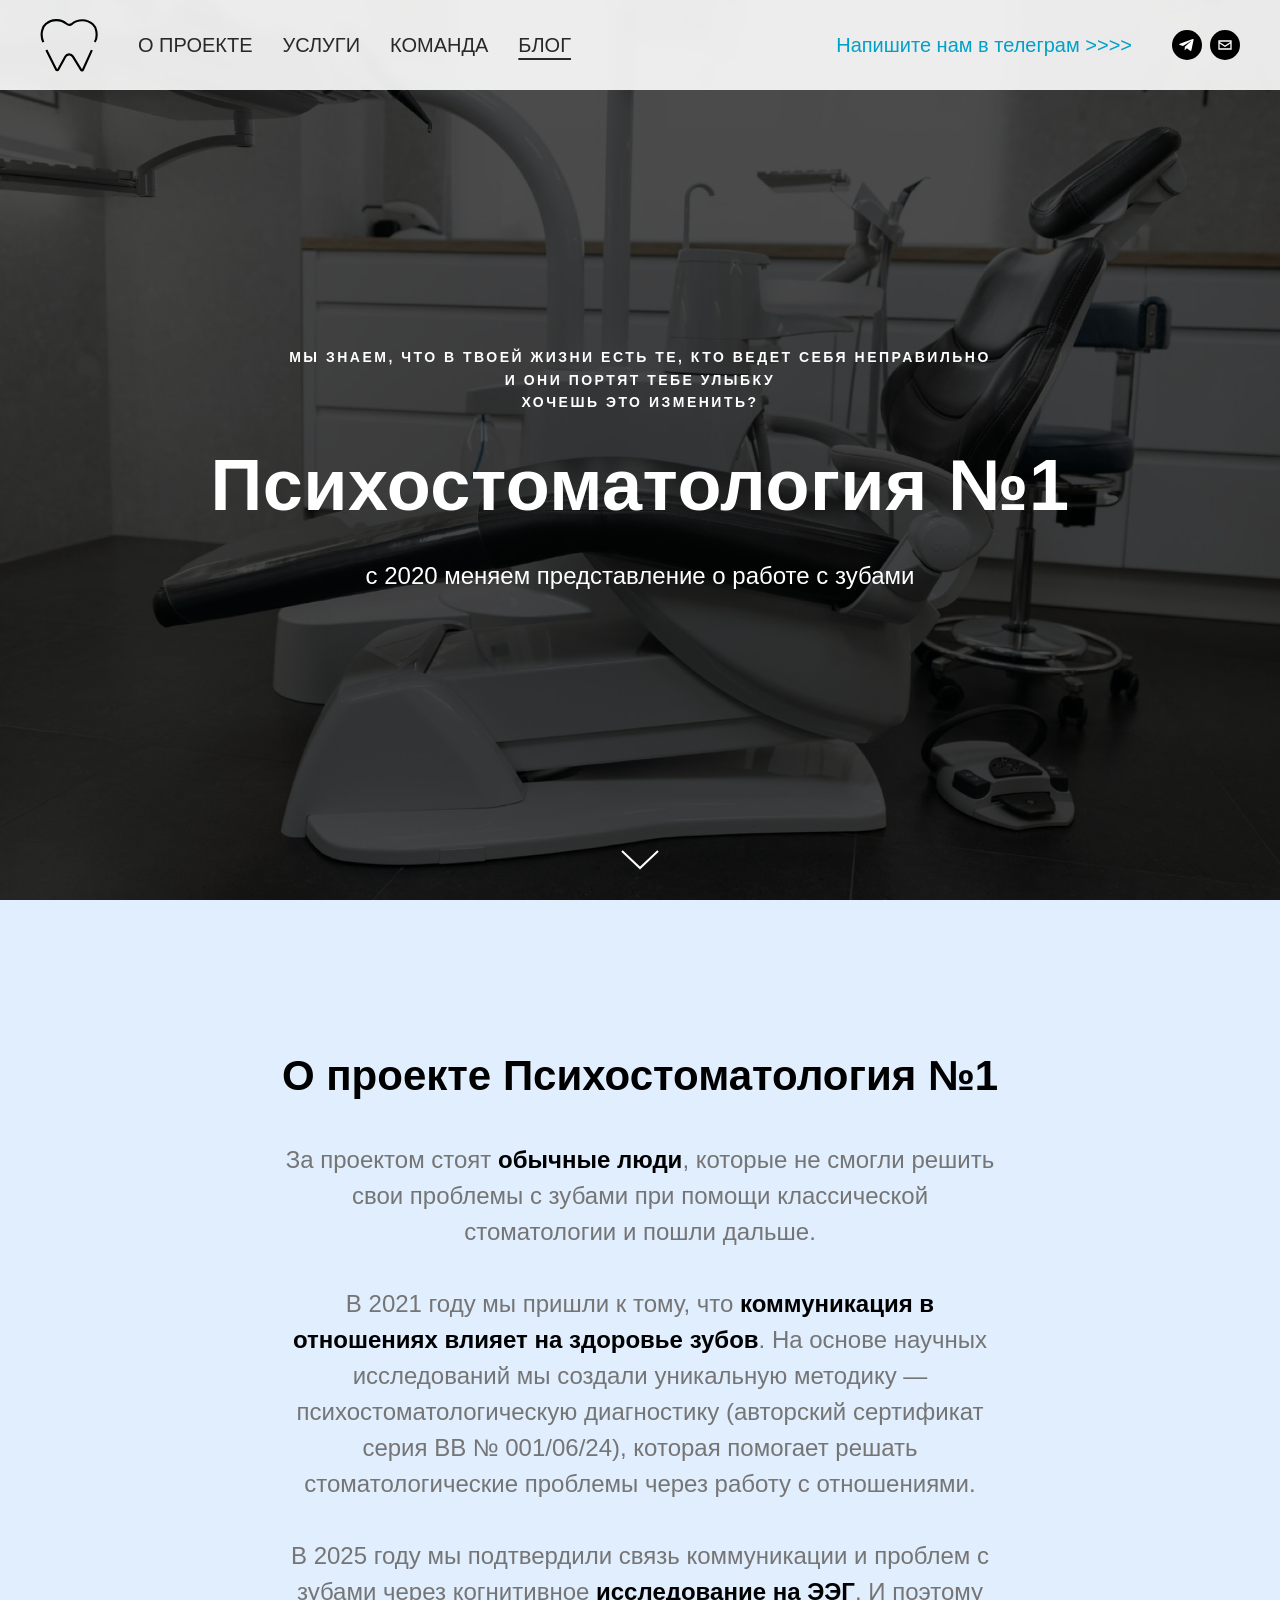
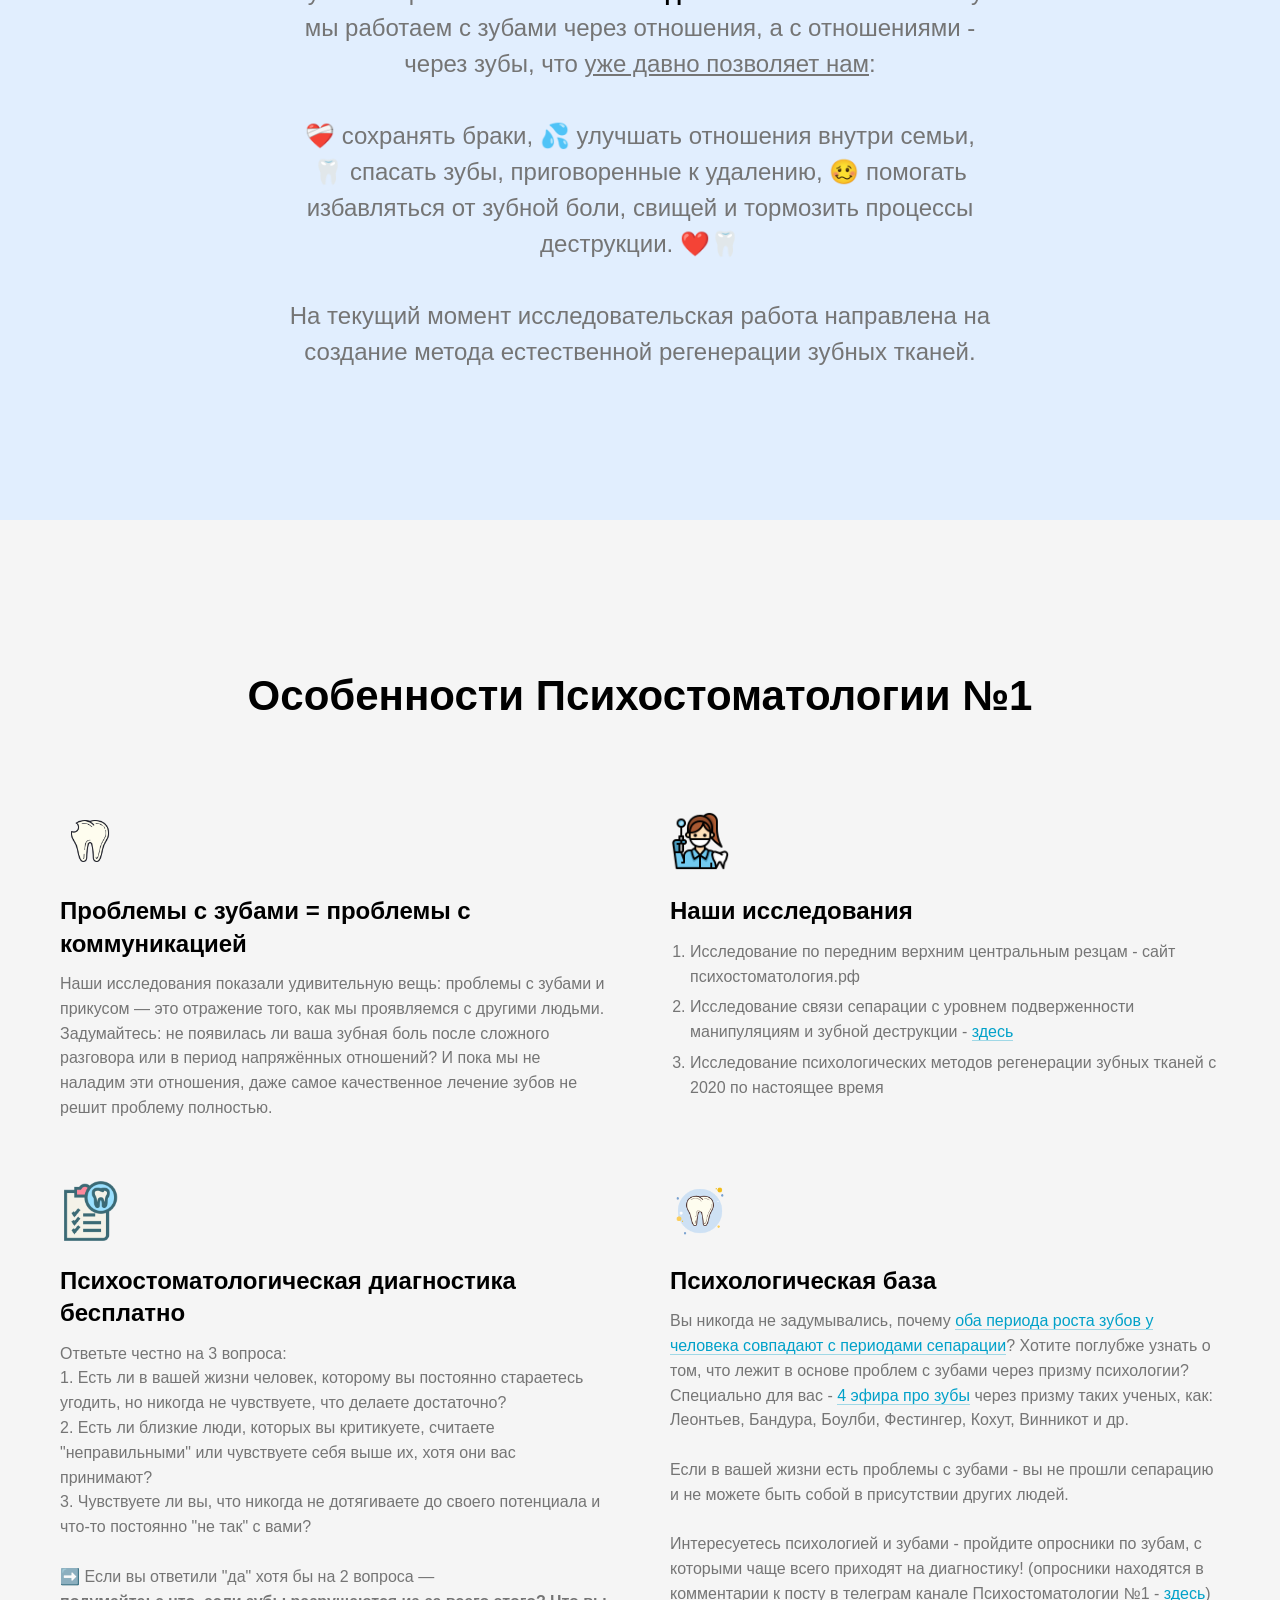
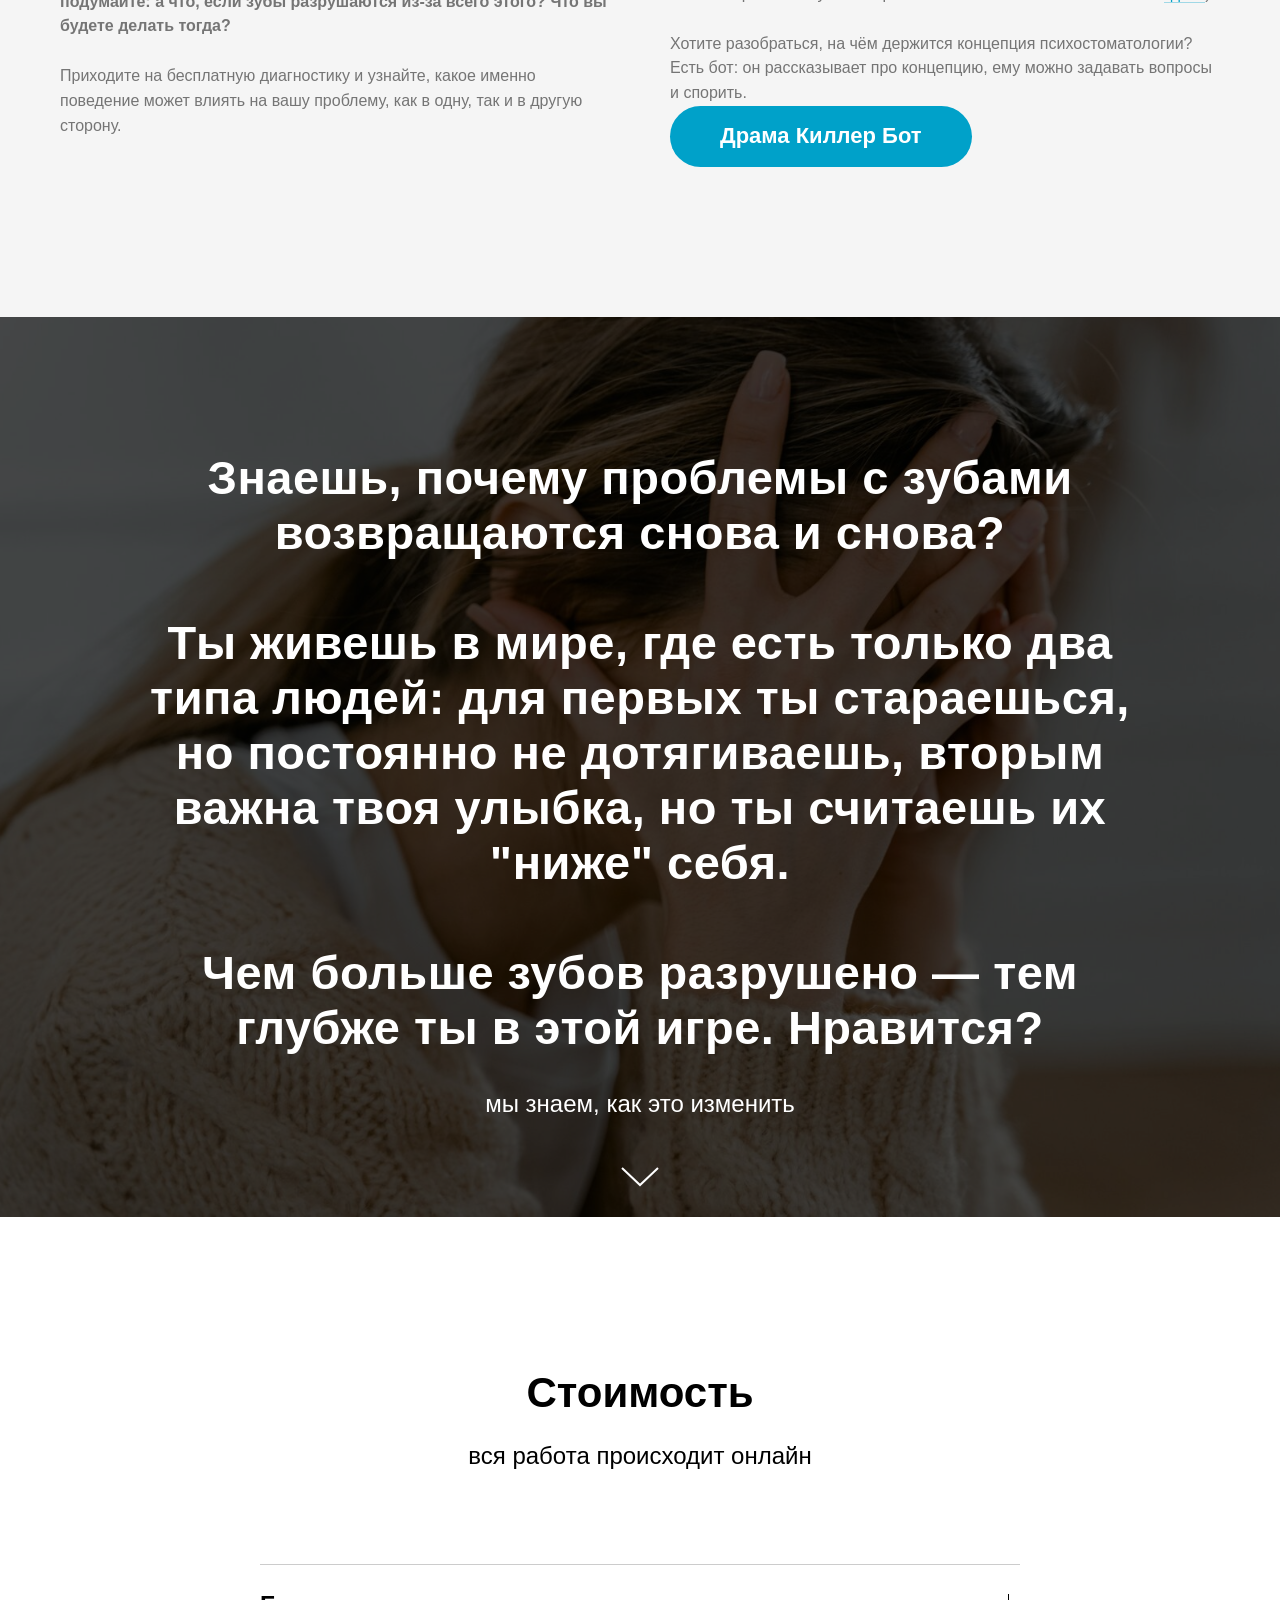
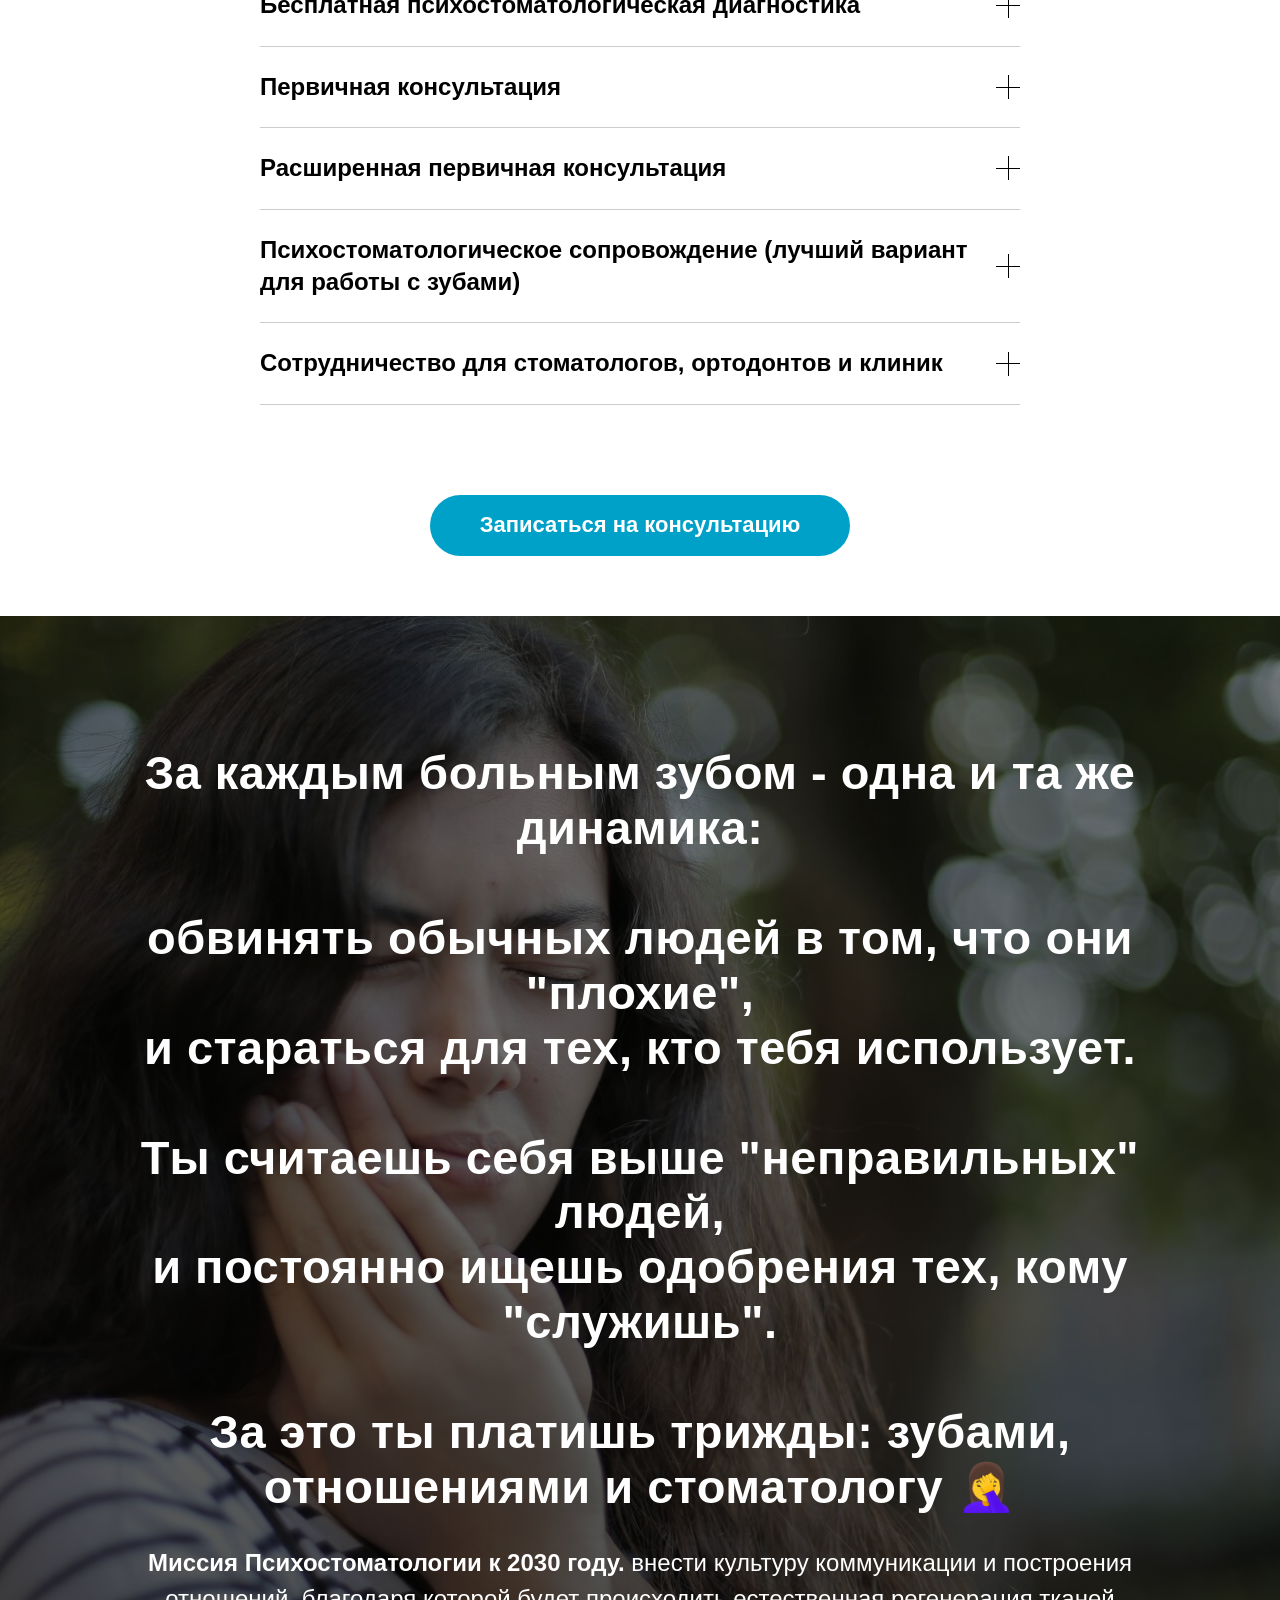
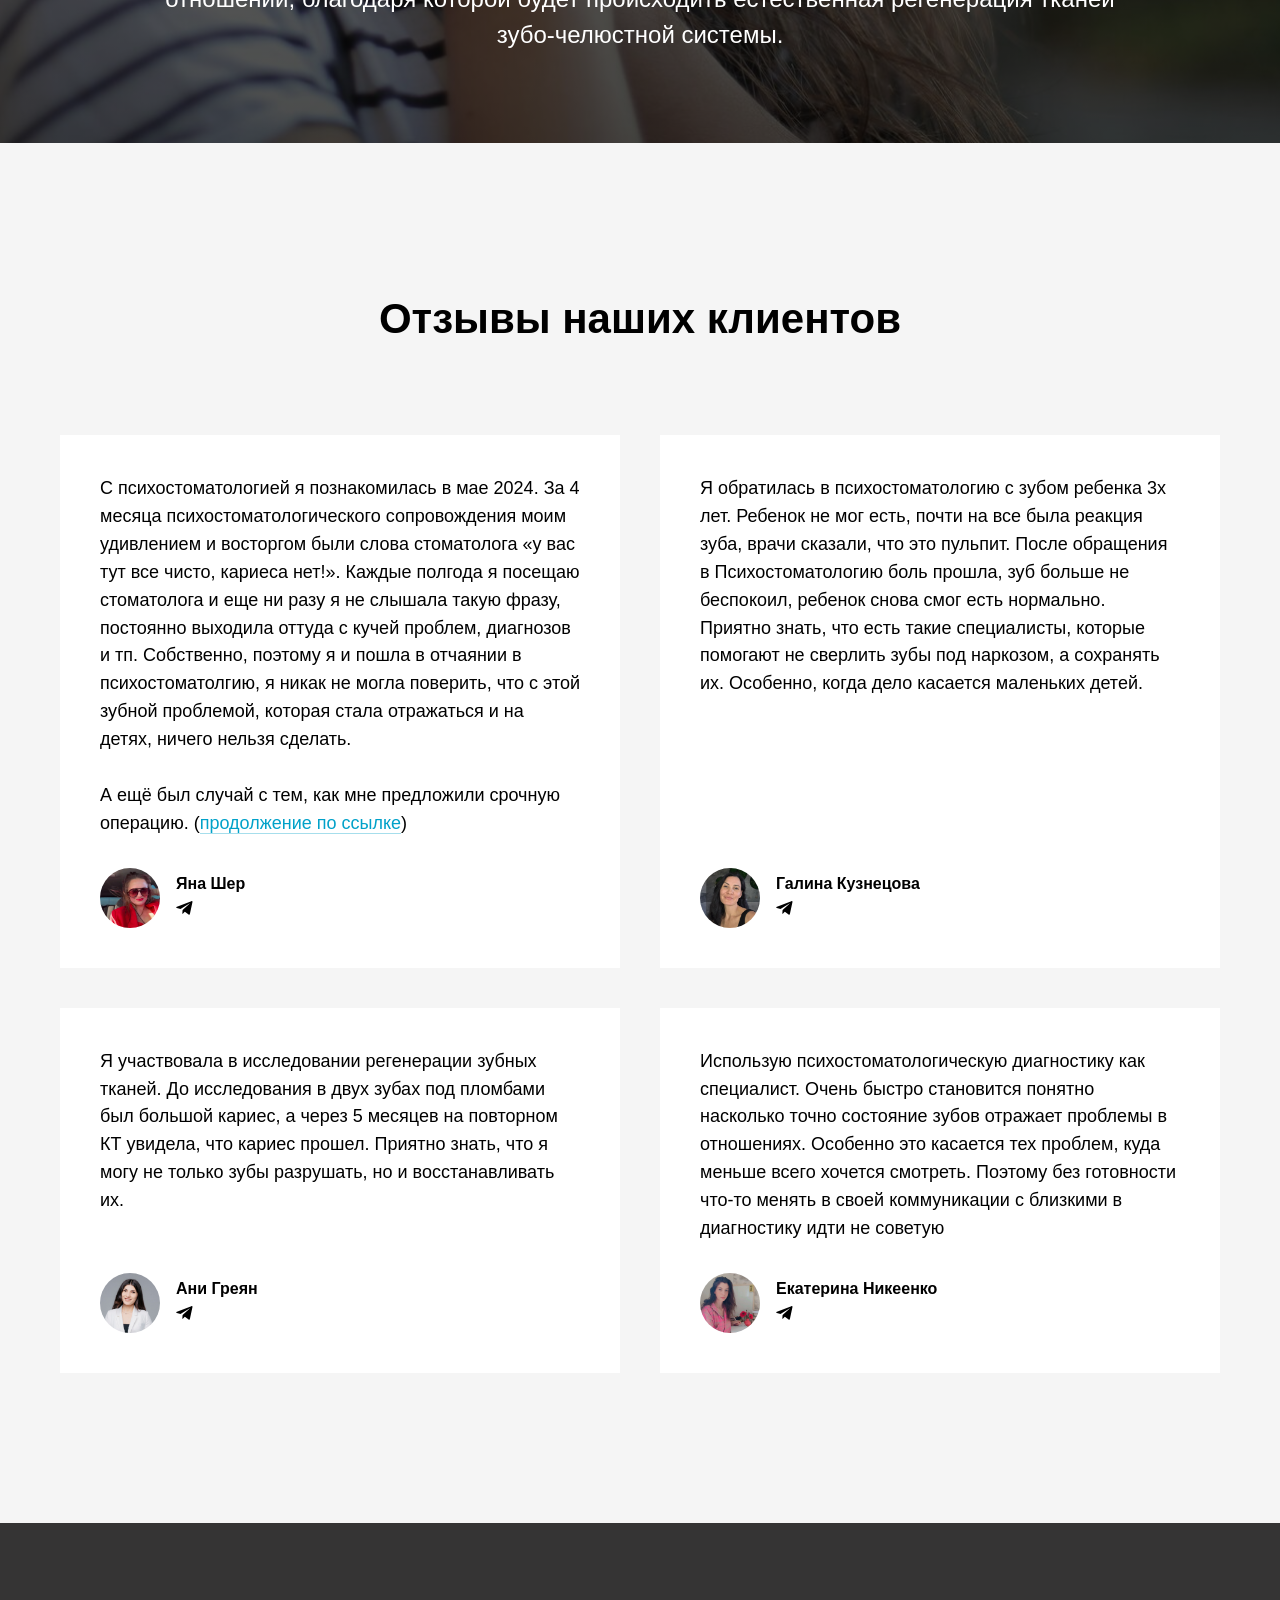
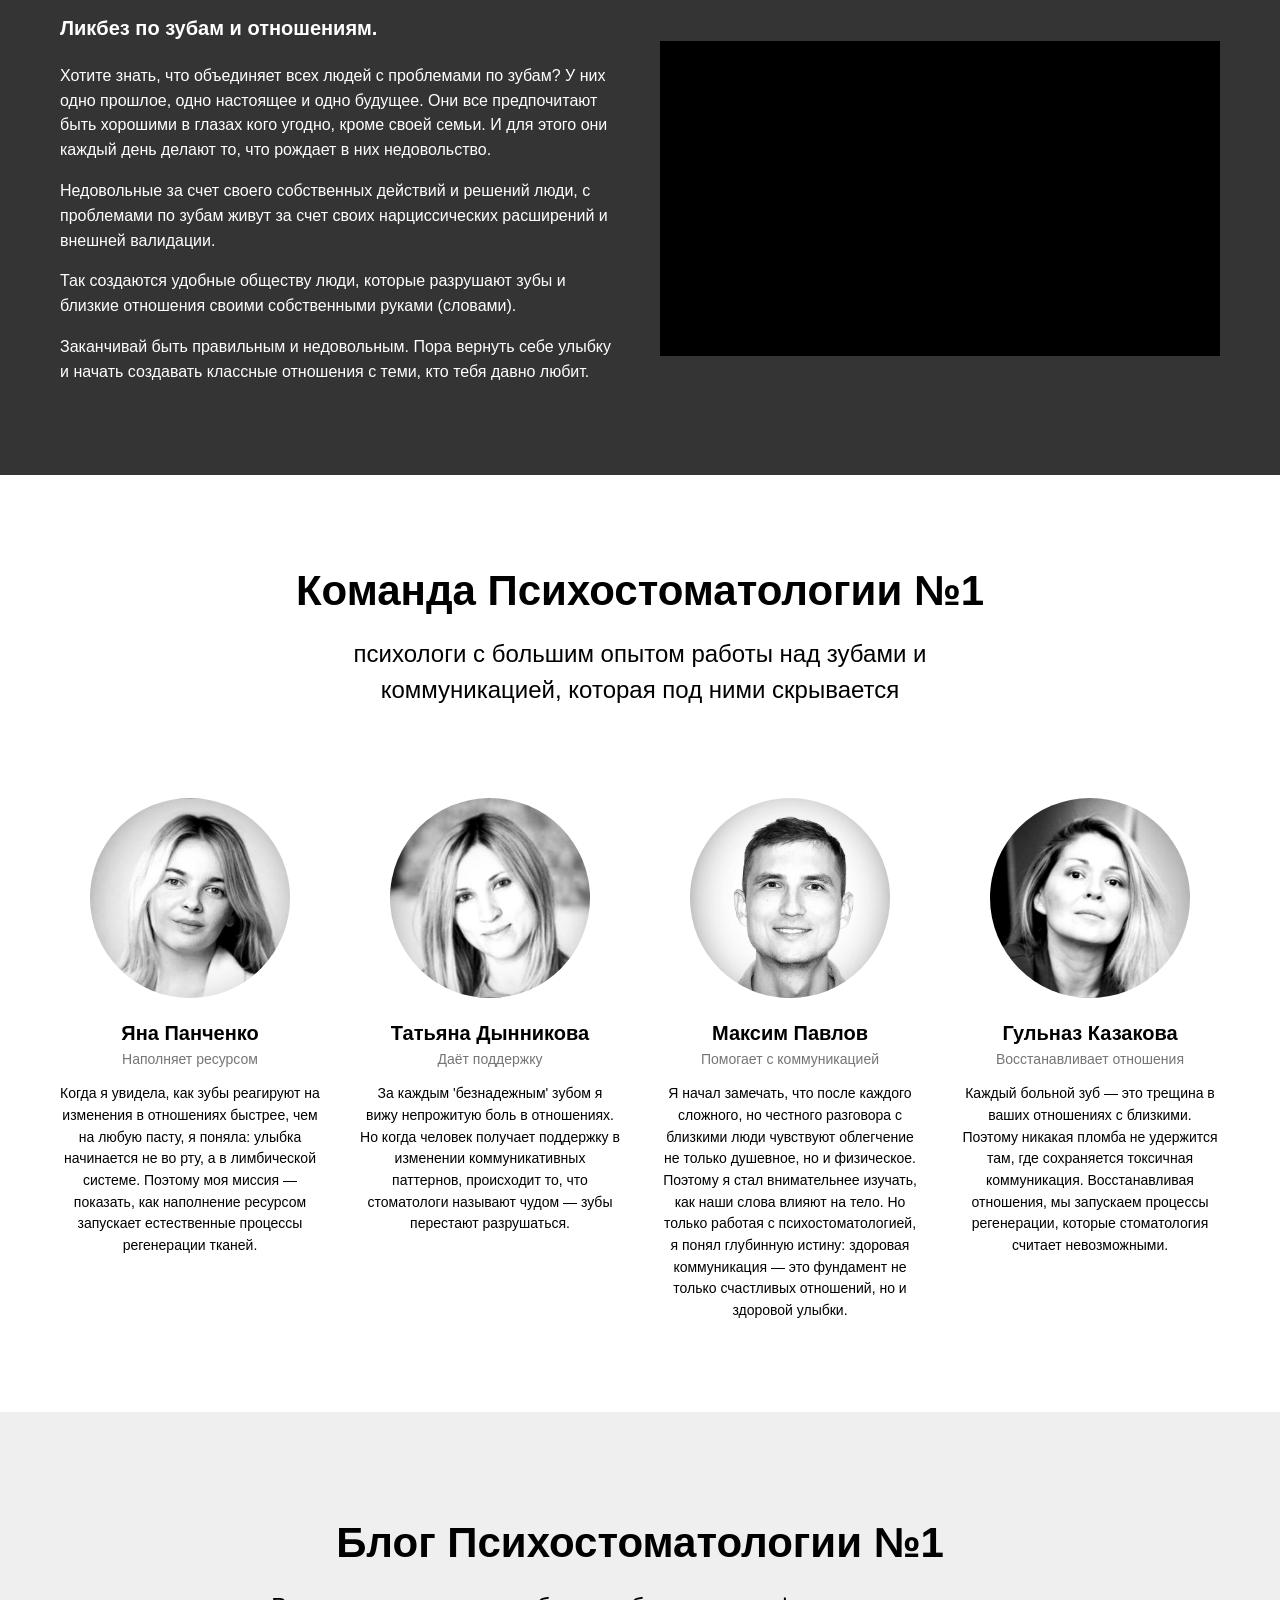
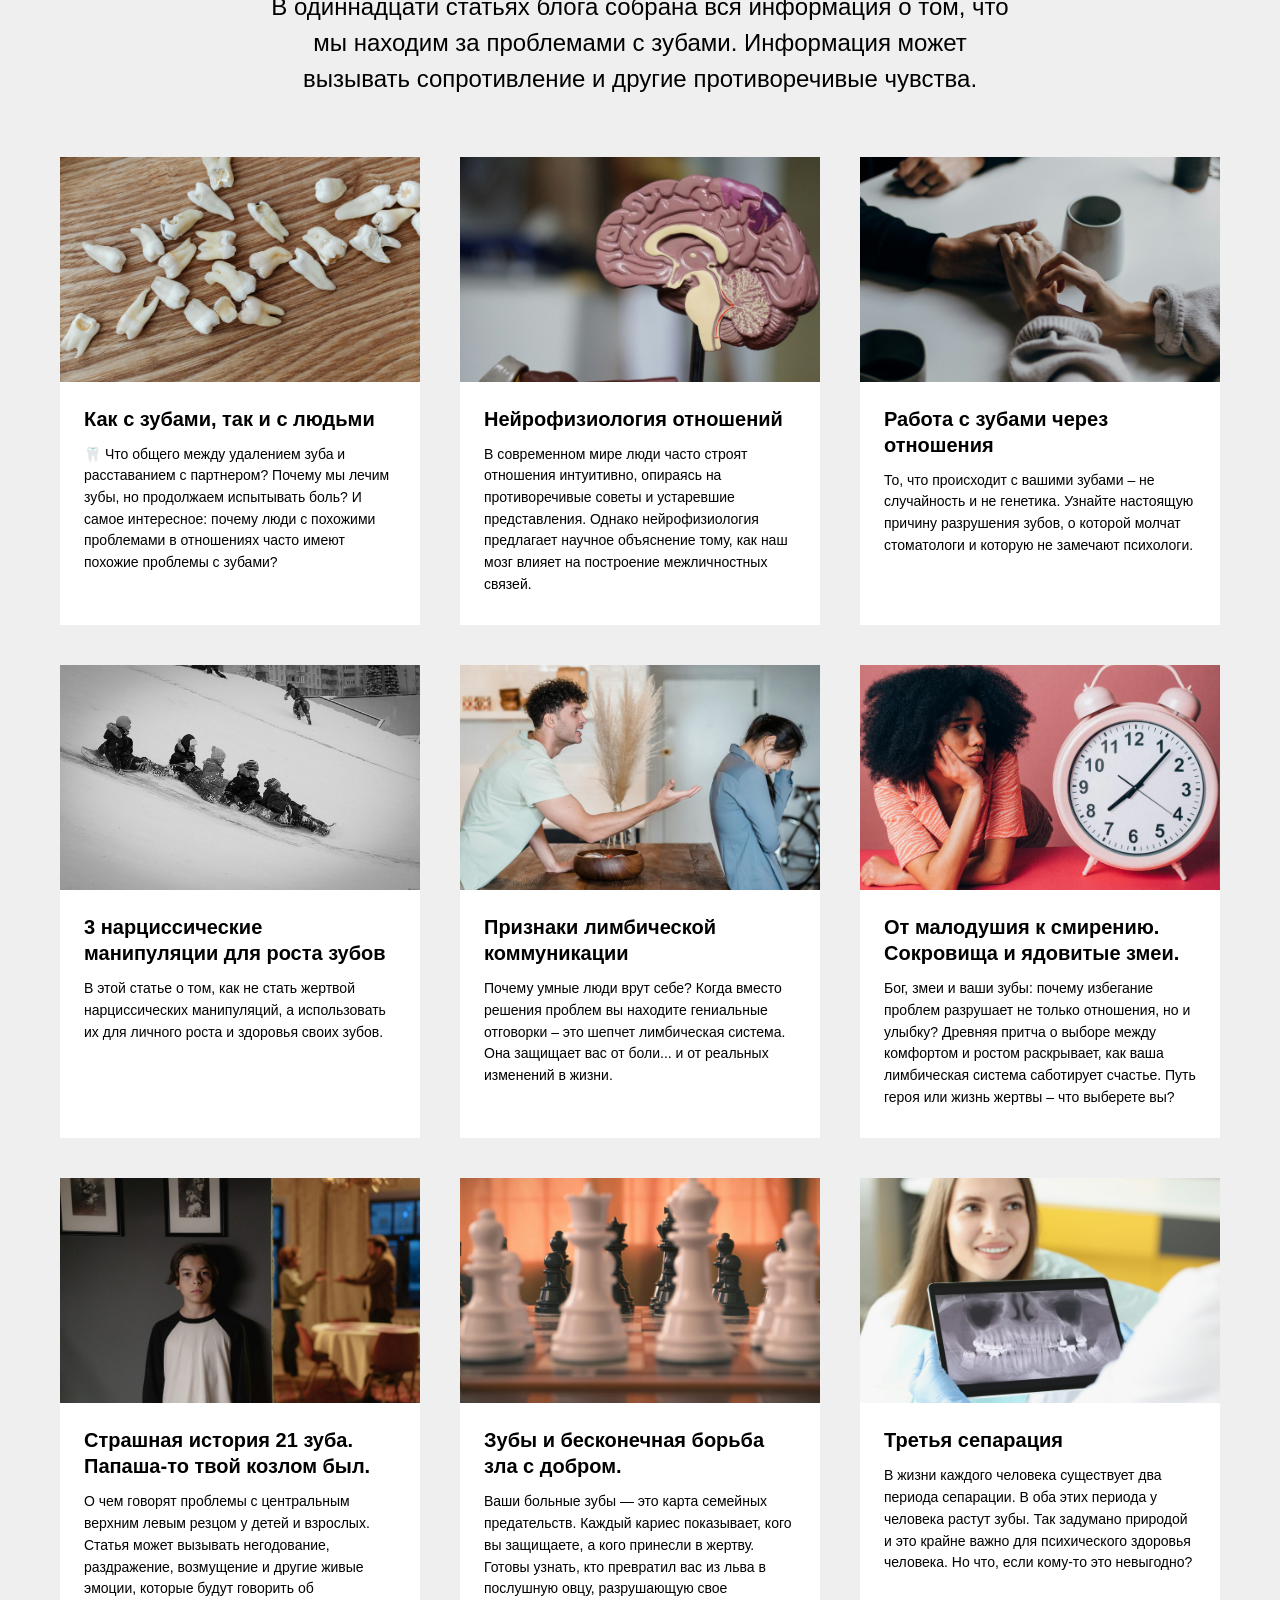
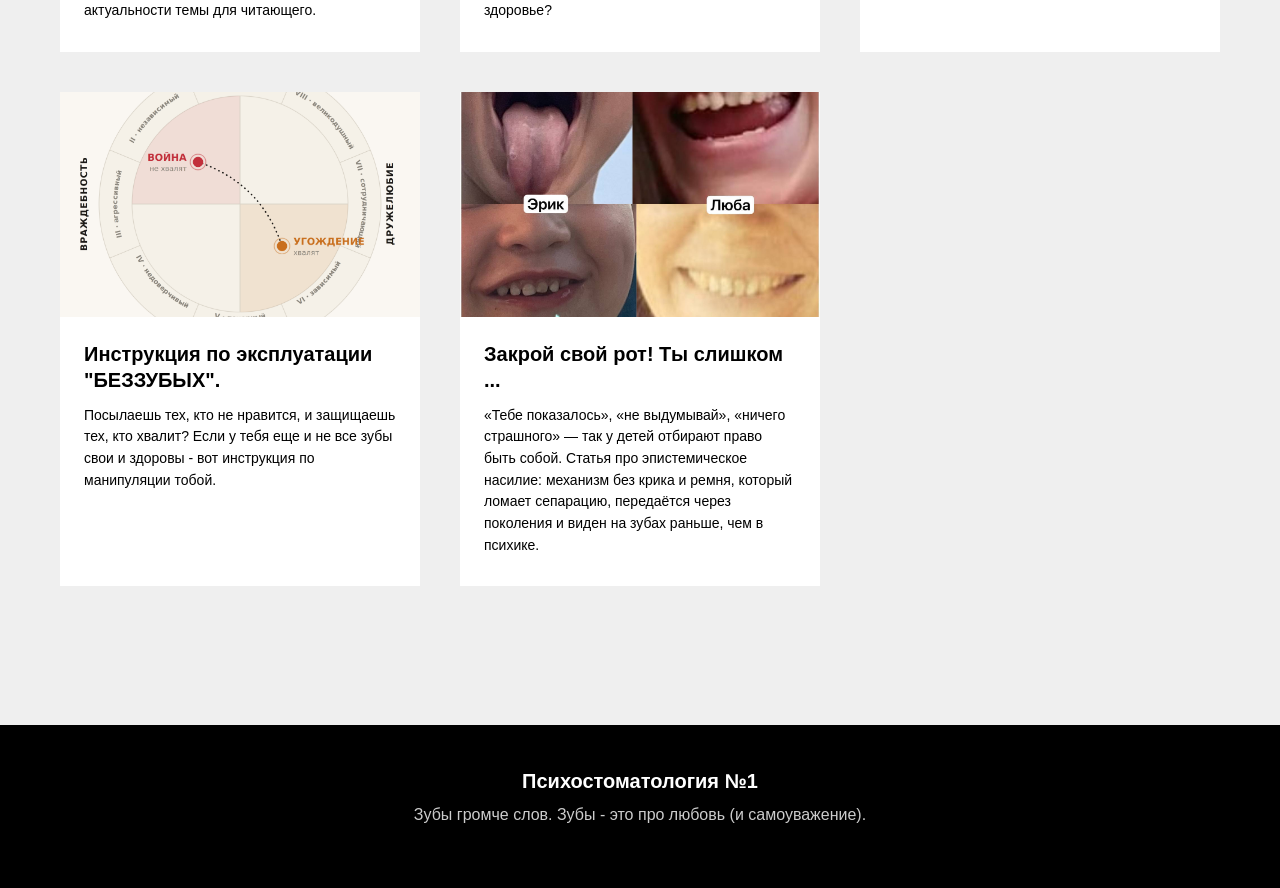
<file: index.html>
<!DOCTYPE html>
<html lang="ru">
<head>
<meta charset="utf-8">
<meta name="viewport" content="width=device-width, initial-scale=1">
<title>Психостоматология №1</title>
<meta name="description" content="Про зубы через отношения. Без сверления и удаления.">
<link rel="canonical" href="https://psyteeth.ru/">
<meta property="og:type" content="website">
<meta property="og:title" content="Психостоматология №1">
<meta property="og:description" content="Про зубы через отношения. Без сверления и удаления.">
<meta property="og:url" content="https://psyteeth.ru/">
<meta property="og:image" content="https://psyteeth.ru/assets/img/62626664-noroot.jpg">
<link rel="icon" href="./assets/img/30326538-ttttt.svg" type="image/svg+xml">
<link rel="preload" as="image" href="./assets/img/62626664-noroot.jpg">
<link rel="stylesheet" href="./assets/css/style.css">
</head>
<body>

<header class="header">
  <div class="header__inner">
    <a class="header__logo" href="./" aria-label="Психостоматология №1"><img src="./assets/img/30326538-ttttt.svg" alt="Психостоматология №1"></a>
    <nav class="header__nav">
      <a href="#about">О проекте</a>
      <a href="#services">Услуги</a>
      <a href="#specialists">Команда</a>
      <a href="#blog">Блог</a>
    </nav>
    <a class="header__cta" href="https://t.me/psyteeth">Напишите нам в телеграм &gt;&gt;&gt;&gt;</a>
    <div class="header__social">
      <a href="https://t.me/psyteeth" aria-label="Telegram"><svg viewBox="0 0 24 24"><path d="M21.9 4.3 18.6 19.8c-.2 1.1-.9 1.4-1.8.9l-5-3.7-2.4 2.3c-.3.3-.5.5-1 .5l.4-5.1 9.2-8.3c.4-.4-.1-.6-.6-.2L6 13.4 1.1 11.9c-1.1-.3-1.1-1.1.2-1.6L20.5 2.9c.9-.3 1.7.2 1.4 1.4z"/></svg></a>
      <a href="mailto:psyteeth@gmail.com" aria-label="Email"><svg viewBox="0 0 24 24"><path d="M2 5h20v14H2zm2 2v.4l8 5.3 8-5.3V7zm16 10V9.8l-8 5.3-8-5.3V17z"/></svg></a>
    </div>
    <button class="burger" aria-label="Меню" aria-expanded="false"><span></span><span></span><span></span></button>
  </div>
</header>

<main>
<section class="cover" style="background-image:url('./assets/img/62626664-noroot.jpg')">
  <div class="cover__inner">
    <div class="cover__uptitle">мы знаем, что в твоей жизни есть те, кто ведет себя неправильно<br>и они портят тебе улыбку<br>хочешь это изменить?</div>
    <h1 class="cover__title">Психостоматология №1</h1>
    <div class="cover__descr">с 2020 меняем представление о работе с зубами</div>
  </div>
  <a class="cover__arrow" href="#about" aria-label="Вниз"><svg viewBox="0 0 38 20"><path d="M1 1l18 17L37 1"/></svg></a>
</section>

<section id="about" class="section bg-blue">
  <div class="container narrow center">
    <h2 class="section-title" style="margin-bottom:40px">О проекте Психостоматология №1</h2>
    <div class="descr-xl">
      <p>За проектом стоят <strong>обычные люди</strong>, которые не смогли решить свои проблемы с зубами при помощи классической стоматологии и пошли дальше.</p>
      <br>
      <p>В 2021 году мы пришли к тому, что <strong>коммуникация в отношениях влияет на здоровье зубов</strong>. На основе научных исследований мы создали уникальную методику — психостоматологическую диагностику (авторский сертификат серия ВВ № 001/06/24), которая помогает решать стоматологические проблемы через работу с отношениями.</p>
      <br>
      <p>В 2025 году мы подтвердили связь коммуникации и проблем с зубами через когнитивное <strong>исследование на ЭЭГ</strong>. И поэтому мы работаем с зубами через отношения, а с отношениями - через зубы, что <u>уже давно позволяет нам</u>:</p>
      <br>
      <p>❤️‍🩹 сохранять браки, 💦 улучшать отношения внутри семьи,<br>🦷 спасать зубы, приговоренные к удалению, 🥴 помогать избавляться от зубной боли, свищей и тормозить процессы деструкции. ❤️🦷</p>
      <br>
      <p>На текущий момент исследовательская работа направлена на создание метода естественной регенерации зубных тканей.</p>
    </div>
  </div>
</section>

<section class="section bg-light">
  <div class="container">
    <h2 class="section-title" style="margin-bottom:90px">Особенности Психостоматологии №1</h2>
    <div class="features">
      <div class="feature">
        <img src="./assets/img/32353262-icons8-dental-100.png" alt="" width="60" height="60">
        <h3 class="name-xl">Проблемы с зубами = проблемы с коммуникацией</h3>
        <p class="descr-xs">Наши исследования показали удивительную вещь: проблемы с зубами и прикусом — это отражение того, как мы проявляемся с другими людьми. Задумайтесь: не появилась ли ваша зубная боль после сложного разговора или в период напряжённых отношений? И пока мы не наладим эти отношения, даже самое качественное лечение зубов не решит проблему полностью.</p>
      </div>
      <div class="feature">
        <img src="./assets/img/61313837-icons8-dentist-64.png" alt="" width="60" height="60">
        <h3 class="name-xl">Наши исследования</h3>
        <ol class="descr-xs">
          <li>Исследование по передним верхним центральным резцам - сайт психостоматология.рф</li>
          <li>Исследование связи сепарации с уровнем подверженности манипуляциям и зубной деструкции - <a class="link" href="https://docs.google.com/forms/d/e/1FAIpQLScH9Zh-UKc7bn27ezH3oMqWE4zdRu2yS6kJsks11IYkzGbmZw/viewform">здесь</a></li>
          <li>Исследование психологических методов регенерации зубных тканей с 2020 по настоящее время</li>
        </ol>
      </div>
      <div class="feature">
        <img src="./assets/img/37633338-icons8-dental-check-.png" alt="" width="60" height="60">
        <h3 class="name-xl">Психостоматологическая диагностика бесплатно</h3>
        <div class="descr-xs">
          <p>Ответьте честно на 3 вопроса:<br>
          1. Есть ли в вашей жизни человек, которому вы постоянно стараетесь угодить, но никогда не чувствуете, что делаете достаточно?<br>
          2. Есть ли близкие люди, которых вы критикуете, считаете "неправильными" или чувствуете себя выше их, хотя они вас принимают?<br>
          3. Чувствуете ли вы, что никогда не дотягиваете до своего потенциала и что-то постоянно "не так" с вами?</p>
          <br>
          <p>➡️ Если вы ответили "да" хотя бы на 2 вопроса —<br><strong>подумайте: а что, если зубы разрушаются из-за всего этого? Что вы будете делать тогда?</strong></p>
          <br>
          <p>Приходите на бесплатную диагностику и узнайте, какое именно поведение может влиять на вашу проблему, как в одну, так и в другую сторону.</p>
        </div>
      </div>
      <div class="feature">
        <img src="./assets/img/66623166-icons8-tooth-100.png" alt="" width="60" height="60">
        <h3 class="name-xl">Психологическая база</h3>
        <div class="descr-xs">
          <p>Вы никогда не задумывались, почему <a class="link" href="https://www.google.com/search?q=%D1%81%D0%BE%D0%B2%D0%BF%D0%B0%D0%B4%D0%B0%D1%8E%D1%82+%D0%BB%D0%B8+%D0%BF%D0%B5%D1%80%D0%B8%D0%BE%D0%B4%D1%8B+%D1%80%D0%BE%D1%81%D1%82%D0%B0+%D0%B7%D1%83%D0%B1%D0%BE%D0%B2+%D1%81+%D0%BF%D0%B5%D1%80%D0%B8%D0%BE%D0%B4%D0%B0%D0%BC%D0%B8+%D1%81%D0%B5%D0%BF%D0%B0%D1%80%D0%B0%D1%86%D0%B8%D0%B8+%D1%80%D0%B5%D0%B1%D1%91%D0%BD%D0%BA%D0%B0+%D0%BE%D1%82+%D1%80%D0%BE%D0%B4%D0%B8%D1%82%D0%B5%D0%BB%D0%B5%D0%B9" target="_blank" rel="noopener">оба периода роста зубов у человека совпадают с периодами сепарации</a>? Хотите поглубже узнать о том, что лежит в основе проблем с зубами через призму психологии? Специально для вас - <a class="link" href="https://t.me/psy_teeth_official/477">4 эфира про зубы</a> через призму таких ученых, как: Леонтьев, Бандура, Боулби, Фестингер, Кохут, Винникот и др.</p>
          <br>
          <p>Если в вашей жизни есть проблемы с зубами - вы не прошли сепарацию и не можете быть собой в присутствии других людей.</p>
          <br>
          <p>Интересуетесь психологией и зубами - пройдите опросники по зубам, с которыми чаще всего приходят на диагностику! (опросники находятся в комментарии к посту в телеграм канале Психостоматологии №1 - <a class="link" href="https://t.me/psy_teeth_official/604">здесь</a>)</p>
          <br>
          <p>Хотите разобраться, на чём держится концепция психостоматологии? Есть бот: он рассказывает про концепцию, ему можно задавать вопросы и спорить.</p>
          <p class="feature__btn"><a class="btn" href="https://t.me/dramakiller_bot" target="_blank" rel="noopener">Драма Киллер Бот</a></p>
        </div>
      </div>
    </div>
  </div>
</section>

<section class="cover" style="background-image:url('./assets/img/31616364-pexels-photo-7699410.jpeg')">
  <div class="cover__inner">
    <h2 class="cover__title cover__title--md">Знаешь, почему проблемы с зубами возвращаются снова и снова?<br><br>Ты живешь в мире, где есть только два типа людей: для первых ты стараешься, но постоянно не дотягиваешь, вторым важна твоя улыбка, но ты считаешь их "ниже" себя.<br><br>Чем больше зубов разрушено — тем глубже ты в этой игре. Нравится?</h2>
    <div class="cover__descr">мы знаем, как это изменить</div>
  </div>
  <a class="cover__arrow" href="#services" aria-label="Вниз"><svg viewBox="0 0 38 20"><path d="M1 1l18 17L37 1"/></svg></a>
</section>

<section id="services" class="section" style="padding-bottom:60px">
  <div class="container">
    <h2 class="section-title">Стоимость</h2>
    <p class="section-descr">вся работа происходит онлайн</p>
    <div class="accordion">
      <details class="acc-item">
        <summary>Бесплатная психостоматологическая диагностика</summary>
        <div class="acc-body">
          <p>Проводится для следующих случаев:</p>
          <ul>
            <li>кариес с наличием болевых ощущений и без</li><li>кривизна зуба</li><li>раскол/скол зуба</li><li>зубной камень</li><li>периодонтит</li><li>пародонтит</li><li>стоматит</li><li>адентия</li><li>спадание моста</li><li>налёт</li><li>запах</li><li>киста</li><li>гранулема, свищ</li><li>проблемы прикуса</li><li>рецессия десны</li><li>травматичность десны</li><li>кровоточивость</li><li>и другие беспокоящие вопросы, в т.ч. по зубам детей.</li>
          </ul>
          <p><strong>! если тот или иной вопрос по зубам не вызывает у вас дискомфорта, диагностика вам не подходит !</strong></p>
          <p>Бесплатная диагностика предназначена для поиска причин происходящего с зубами/десной/челюстью, продолжительность до 20 минут.</p>
          <p><strong>Что вы получите:</strong></p>
          <ul>
            <li>понимание проблемного паттерна коммуникации в повторяющейся стрессовой ситуации;</li>
            <li>понимание целевого паттерна коммуникации в стрессовой ситуации;</li>
            <li>рекомендации по развитию целевого поведения.</li>
          </ul>
          <p><strong>Формат проведения:</strong> видео созвон с записью видео (видео может быть использовано на ресурсах психостоматологии). Если Вас смущает публичный формат, то есть возможность провести диагностику без записи видео. Стоимость такой диагностики 1000 рублей.</p>
          <p><strong>Диагностику проводит:</strong> руководитель психостоматологии.</p>
          <p>Для записи - писать <a class="link" href="https://t.me/happinessguy">в телеграм</a></p>
        </div>
      </details>
      <details class="acc-item">
        <summary>Первичная консультация</summary>
        <div class="acc-body">
          <p>Психологическая консультация по беспокоящему состоянию/симптому зубов или челюсти продолжительностью 1 час. За это время вы сможете:</p>
          <ul>
            <li>Проработать свой запрос по волнующему вопросу с зубами</li>
            <li>Протестировать передовые психостоматологические техники для работы с зубами и отношениями.</li>
          </ul>
          <p><strong>Стоимость:</strong> 2500 руб* (повторные консультации - 5000 руб.)<br><strong>Формат:</strong> онлайн**<br><strong>Консультацию проводит:</strong> специалист психостоматологии.</p>
          <p>*в случае отсутствия готовности к психостоматологической работе или психологического сопротивления к работе консультация прерывается, стоимость возвращается в полном объема.<br>** консультация проходит в онлайн формате и происходит над одним конкретным симптомом, который ощутимо беспокоит в моменте.</p>
          <p>Для записи - пишите <a class="link" href="https://t.me/psyteeth">в телеграм</a></p>
        </div>
      </details>
      <details class="acc-item">
        <summary>Расширенная первичная консультация</summary>
        <div class="acc-body">
          <p>Психологическая консультация по беспокоящим состояниям/симптомам зубов и/или челюсти продолжительностью до 2х часов. За это время мы можем:</p>
          <ul>
            <li>Продиагностировать все ваши вопросы по зубам и найти все моменты в отношениях, которые с ними связаны.</li>
            <li>Совместно составить дорожную карту действий для достижения желаемых результатов.</li>
            <li>Протестировать передовые психостоматологические техники для работы с зубами и отношениями.</li>
            <li>дополнительно: медитация для самостоятельной работы с болью/дискомфортом</li>
            <li>дополнительно: чтение КТ снимков при наличии</li>
            <li>дополнительно: месячная подписка на психостоматологическое сопровождние</li>
          </ul>
          <p><strong>Стоимость:</strong> 30 000 руб<br><strong>Формат:</strong> онлайн (или офлайн с дополнительной оплатой)<br><strong>Консультацию проводит:</strong> руководитель психостоматологии, Антон Казаков</p>
          <p>Для записи - пишите <a class="link" href="https://t.me/psyteeth">в телеграм</a></p>
        </div>
      </details>
      <details class="acc-item">
        <summary>Психостоматологическое сопровождение (лучший вариант для работы с зубами)</summary>
        <div class="acc-body">
          <p>Психостоматологическая работа с зубами через работу с коммуникацией в отношениях (в групповом или индивидуальном форматах)</p>
          <ul>
            <li>для тех, кто решительно нацелен на улучшение состояния зубов через работу с отношениями;</li>
            <li>в онлайн формате, в группе единомышленников, с поддержкой специалистов психостоматологии;</li>
            <li>для того, чтобы развить эмоциональную устойчивость в любой коммуникации, научиться переводить стресс оппонента в спокойствие и уметь выстраивать конструктивную коммуникацию с любым человеком.</li>
          </ul>
          <p>Сопровождение доступно только после бесплатной диагностики.<br>Происходит в групповом формате при участии всех специалистов Психостоматологии №1.</p>
          <p><strong>Стоимость:</strong> 15 000 руб / месяц<br>Возможно индивидуальное сопровождение.<br>Подробнее у администратора по записи.</p>
          <p><a class="link" href="https://psyteeth.github.io/schedule/">Подробнее | РАСПИСАНИЕ</a></p>
        </div>
      </details>
      <details class="acc-item">
        <summary>Сотрудничество для стоматологов, ортодонтов и клиник</summary>
        <div class="acc-body">
          <p>Психостоматологическая диагностика вашего клиента на предмет первопричин проблемы</p>
          <ul>
            <li>чтобы было понятно, почему происходят рецидивы и как их избежать</li>
            <li>чтобы прояснить необъяснимые с точки зрения классической стоматологии процессы</li>
            <li>чтобы результаты вашей работы сохранялись дольше</li>
            <li>чтобы добавить профессионализма своему подходу</li>
            <li>чтобы провести научное исследование на тему совместного подхода в работе с зубами</li>
          </ul>
          <p>Вы можете быть одними из первых, кто внедрит в свою работу психостоматологический подход, а можете подождать пока это станет мейнстримом.</p>
        </div>
      </details>
    </div>
  </div>
</section>
<div class="btn-wrap"><a class="btn" href="https://t.me/psyteeth">Записаться на консультацию</a></div>

<section class="cover cover--soft" style="background-image:url('./assets/img/61313061-pexels-photo-3808804.jpeg')">
  <div class="cover__inner">
    <h2 class="cover__title cover__title--md">За каждым больным зубом - одна и та же динамика:<br><br>обвинять обычных людей в том, что они "плохие",<br>и стараться для тех, кто тебя использует.<br><br>Ты считаешь себя выше "неправильных" людей,<br>и постоянно ищешь одобрения тех, кому "служишь".<br><br>За это ты платишь трижды: зубами, отношениями и стоматологу 🤦‍♀️</h2>
    <div class="cover__descr"><strong>Миссия Психостоматологии к 2030 году.</strong> внести культуру коммуникации и построения отношений, благодаря которой будет происходить естественная регенерация тканей зубо-челюстной системы.</div>
  </div>
</section>

<section class="section bg-light">
  <div class="container">
    <h2 class="section-title" style="margin-bottom:90px">Отзывы наших клиентов</h2>
    <div class="reviews">
      <div class="review">
        <div class="review__text">С психостоматологией я познакомилась в мае 2024. За 4 месяца психостоматологического сопровождения моим удивлением и восторгом были слова стоматолога «у вас тут все чисто, кариеса нет!». Каждые полгода я посещаю стоматолога и еще ни разу я не слышала такую фразу, постоянно выходила оттуда с кучей проблем, диагнозов и тп. Собственно, поэтому я и пошла в отчаянии в психостоматолгию, я никак не могла поверить, что с этой зубной проблемой, которая стала отражаться и на детях, ничего нельзя сделать.<br><br>А ещё был случай с тем, как мне предложили срочную операцию. (<a class="link" href="https://t.me/psy_teeth/53912">продолжение по ссылке</a>)</div>
        <div class="review__author"><img src="./assets/img/65353538-Screenshot_2568-07-1.png" alt="Яна Шер" loading="lazy"><div><div class="review__name">Яна Шер</div><a class="review__tg" href="https://t.me/psy_teeth/53912" aria-label="Отзыв в телеграм"><svg viewBox="0 0 24 24"><path d="M21.9 4.3 18.6 19.8c-.2 1.1-.9 1.4-1.8.9l-5-3.7-2.4 2.3c-.3.3-.5.5-1 .5l.4-5.1 9.2-8.3c.4-.4-.1-.6-.6-.2L6 13.4 1.1 11.9c-1.1-.3-1.1-1.1.2-1.6L20.5 2.9c.9-.3 1.7.2 1.4 1.4z"/></svg></a></div></div>
      </div>
      <div class="review">
        <div class="review__text">Я обратилась в психостоматологию с зубом ребенка 3х лет. Ребенок не мог есть, почти на все была реакция зуба, врачи сказали, что это пульпит. После обращения в Психостоматологию боль прошла, зуб больше не беспокоил, ребенок снова смог есть нормально. Приятно знать, что есть такие специалисты, которые помогают не сверлить зубы под наркозом, а сохранять их. Особенно, когда дело касается маленьких детей.</div>
        <div class="review__author"><img src="./assets/img/61616435-Screenshot_2568-07-1.png" alt="Галина Кузнецова" loading="lazy"><div><div class="review__name">Галина Кузнецова</div><a class="review__tg" href="https://t.me/psy_teeth/15396" aria-label="Отзыв в телеграм"><svg viewBox="0 0 24 24"><path d="M21.9 4.3 18.6 19.8c-.2 1.1-.9 1.4-1.8.9l-5-3.7-2.4 2.3c-.3.3-.5.5-1 .5l.4-5.1 9.2-8.3c.4-.4-.1-.6-.6-.2L6 13.4 1.1 11.9c-1.1-.3-1.1-1.1.2-1.6L20.5 2.9c.9-.3 1.7.2 1.4 1.4z"/></svg></a></div></div>
      </div>
      <div class="review">
        <div class="review__text">Я участвовала в исследовании регенерации зубных тканей. До исследования в двух зубах под пломбами был большой кариес, а через 5 месяцев на повторном КТ увидела, что кариес прошел. Приятно знать, что я могу не только зубы разрушать, но и восстанавливать их.</div>
        <div class="review__author"><img src="./assets/img/31653564-Screenshot_2568-07-1.png" alt="Ани Греян" loading="lazy"><div><div class="review__name">Ани Греян</div><a class="review__tg" href="https://t.me/psy_teeth/6833" aria-label="Отзыв в телеграм"><svg viewBox="0 0 24 24"><path d="M21.9 4.3 18.6 19.8c-.2 1.1-.9 1.4-1.8.9l-5-3.7-2.4 2.3c-.3.3-.5.5-1 .5l.4-5.1 9.2-8.3c.4-.4-.1-.6-.6-.2L6 13.4 1.1 11.9c-1.1-.3-1.1-1.1.2-1.6L20.5 2.9c.9-.3 1.7.2 1.4 1.4z"/></svg></a></div></div>
      </div>
      <div class="review">
        <div class="review__text">Использую психостоматологическую диагностику как специалист. Очень быстро становится понятно насколько точно состояние зубов отражает проблемы в отношениях. Особенно это касается тех проблем, куда меньше всего хочется смотреть. Поэтому без готовности что-то менять в своей коммуникации с близкими в диагностику идти не советую</div>
        <div class="review__author"><img src="./assets/img/33616436-Screenshot_2568-07-1.png" alt="Екатерина Никеенко" loading="lazy"><div><div class="review__name">Екатерина Никеенко</div><a class="review__tg" href="https://t.me/psy_teeth/21756" aria-label="Отзыв в телеграм"><svg viewBox="0 0 24 24"><path d="M21.9 4.3 18.6 19.8c-.2 1.1-.9 1.4-1.8.9l-5-3.7-2.4 2.3c-.3.3-.5.5-1 .5l.4-5.1 9.2-8.3c.4-.4-.1-.6-.6-.2L6 13.4 1.1 11.9c-1.1-.3-1.1-1.1.2-1.6L20.5 2.9c.9-.3 1.7.2 1.4 1.4z"/></svg></a></div></div>
      </div>
    </div>
  </div>
</section>

<section class="section--tight bg-dark">
  <div class="container textvideo">
    <div class="textvideo__text">
      <h3>Ликбез по зубам и отношениям.</h3>
      <p>Хотите знать, что объединяет всех людей с проблемами по зубам? У них одно прошлое, одно настоящее и одно будущее. Они все предпочитают быть хорошими в глазах кого угодно, кроме своей семьи. И для этого они каждый день делают то, что рождает в них недовольство.</p>
      <p>Недовольные за счет своего собственных действий и решений люди, с проблемами по зубам живут за счет своих нарциссических расширений и внешней валидации.</p>
      <p>Так создаются удобные обществу люди, которые разрушают зубы и близкие отношения своими собственными руками (словами).</p>
      <p>Заканчивай быть правильным и недовольным. Пора вернуть себе улыбку и начать создавать классные отношения с теми, кто тебя давно любит.</p>
    </div>
    <div class="video"><iframe src="https://www.youtube-nocookie.com/embed/63_Ii-wi34U?rel=0" title="Ликбез по зубам и отношениям" loading="lazy" allow="accelerometer; autoplay; clipboard-write; encrypted-media; gyroscope; picture-in-picture" allowfullscreen></iframe></div>
  </div>
</section>

<section id="specialists" class="section--tight">
  <div class="container">
    <h2 class="section-title">Команда Психостоматологии №1</h2>
    <p class="section-descr">психологи с большим опытом работы над зубами и коммуникацией, которая под ними скрывается</p>
    <div class="team">
      <div><img class="team__photo" src="./assets/img/31353537-photo_2025-01-09_19-.jpg" alt="Яна Панченко" loading="lazy"><div class="team__name">Яна Панченко</div><div class="team__role">Наполняет ресурсом</div><p class="team__text">Когда я увидела, как зубы реагируют на изменения в отношениях быстрее, чем на любую пасту, я поняла: улыбка начинается не во рту, а в лимбической системе. Поэтому моя миссия — показать, как наполнение ресурсом запускает естественные процессы регенерации тканей.</p></div>
      <div><img class="team__photo" src="./assets/img/37393135-photo_2025-01-09_20-.jpg" alt="Татьяна Дынникова" loading="lazy"><div class="team__name">Татьяна Дынникова</div><div class="team__role">Даёт поддержку</div><p class="team__text">За каждым 'безнадежным' зубом я вижу непрожитую боль в отношениях. Но когда человек получает поддержку в изменении коммуникативных паттернов, происходит то, что стоматологи называют чудом — зубы перестают разрушаться.</p></div>
      <div><img class="team__photo" src="./assets/img/63326233-photo_2025-01-09_19-.jpg" alt="Максим Павлов" loading="lazy"><div class="team__name">Максим Павлов</div><div class="team__role">Помогает с коммуникацией</div><p class="team__text">Я начал замечать, что после каждого сложного, но честного разговора с близкими люди чувствуют облегчение не только душевное, но и физическое. Поэтому я стал внимательнее изучать, как наши слова влияют на тело. Но только работая с психостоматологией, я понял глубинную истину: здоровая коммуникация — это фундамент не только счастливых отношений, но и здоровой улыбки.</p></div>
      <div><img class="team__photo" src="./assets/img/34326562-photo_2025-01-09_19-.jpg" alt="Гульназ Казакова" loading="lazy"><div class="team__name">Гульназ Казакова</div><div class="team__role">Восстанавливает отношения</div><p class="team__text">Каждый больной зуб — это трещина в ваших отношениях с близкими. Поэтому никакая пломба не удержится там, где сохраняется токсичная коммуникация. Восстанавливая отношения, мы запускаем процессы регенерации, которые стоматология считает невозможными.</p></div>
    </div>
  </div>
</section>

<section id="blog" class="section bg-light2" style="padding:105px 0 135px">
  <div class="container">
    <h2 class="section-title">Блог Психостоматологии №1</h2>
    <p class="section-descr" style="margin-bottom:60px">В одиннадцати статьях блога собрана вся информация о том, что мы находим за проблемами с зубами. Информация может вызывать сопротивление и другие противоречивые чувства.</p>
    <div class="feed feed--grid">
      <div class="feed__track">
<!--FEED-->
<a class="card" href="./tpost/2b5z7y31y1-kak-s-zubami-tak-i-s-lyudmi/"><img class="card__img" src="./assets/img/63343139-pexels-karolina-grab.jpg" alt="причины кариеса пульпита флюса психосоматика зубов" loading="lazy"><div class="card__body"><h3 class="card__title">Как с зубами, так и с людьми</h3><p class="card__descr">🦷 Что общего между удалением зуба и расставанием с партнером? Почему мы лечим зубы, но продолжаем испытывать боль? И самое интересное: почему люди с похожими проблемами в отношениях часто имеют похожие проблемы с зубами?</p></div></a>
<a class="card" href="./tpost/4pg2djogx1-neirofiziologiya-otnoshenii/"><img class="card__img" src="./assets/img/33373232-robina-weermeijer-3K.jpg" alt="нейрофизиология отношений, психофизиология отношений, психостоматология, кариес, отношения, развод, лимбическая система, стоматология" loading="lazy"><div class="card__body"><h3 class="card__title">Нейрофизиология отношений</h3><p class="card__descr">В современном мире люди часто строят отношения интуитивно, опираясь на противоречивые советы и устаревшие представления. Однако нейрофизиология предлагает научное объяснение тому, как наш мозг влияет на построение межличностных связей.</p></div></a>
<a class="card" href="./tpost/xg83um4a61-rabota-s-zubami-cherez-otnosheniya/"><img class="card__img" src="./assets/img/66316361-priscilla-du-preez-x.jpg" alt="Работа с зубами через отношения" loading="lazy"><div class="card__body"><h3 class="card__title">Работа с зубами через отношения</h3><p class="card__descr">То, что происходит с вашими зубами – не случайность и не генетика. Узнайте настоящую причину разрушения зубов, о которой молчат стоматологи и которую не замечают психологи.</p></div></a>
<a class="card" href="./tpost/5kuc10joi1-3-nartsissicheskie-manipulyatsii-dlya-ro/"><img class="card__img" src="./assets/img/65336437-photo.jpg" alt="3 нарциссические манипуляции для роста зубов" loading="lazy"><div class="card__body"><h3 class="card__title">3 нарциссические манипуляции для роста зубов</h3><p class="card__descr">В этой статье о том, как не стать жертвой нарциссических манипуляций, а использовать их для личного роста и здоровья своих зубов.</p></div></a>
<a class="card" href="./tpost/fkoyrnydv1-priznaki-limbicheskoi-kommunikatsii/"><img class="card__img" src="./assets/img/34646366-pexels-timur-weber-8.jpg" alt="Признаки лимбической коммуникации" loading="lazy"><div class="card__body"><h3 class="card__title">Признаки лимбической коммуникации</h3><p class="card__descr">Почему умные люди врут себе? Когда вместо решения проблем вы находите гениальные отговорки – это шепчет лимбическая система. Она защищает вас от боли... и от реальных изменений в жизни.</p></div></a>
<a class="card" href="./tpost/jg9p8c63y1-ot-malodushiya-k-smireniyu-sokrovischa-i/"><img class="card__img" src="./assets/img/62353565-image_2025-03-01_205.png" alt="От малодушия к смирению. Сокровища и ядовитые змеи." loading="lazy"><div class="card__body"><h3 class="card__title">От малодушия к смирению. Сокровища и ядовитые змеи.</h3><p class="card__descr">Бог, змеи и ваши зубы: почему избегание проблем разрушает не только отношения, но и улыбку? Древняя притча о выборе между комфортом и ростом раскрывает, как ваша лимбическая система саботирует счастье. Путь героя или жизнь жертвы – что выберете вы?</p></div></a>
<a class="card" href="./tpost/9784akp351-strashnaya-istoriya-21-zuba-papasha-to-t/"><img class="card__img" src="./assets/img/39356164-pexels-cottonbro-660.jpg" alt="Страшная история 21 зуба. Папаша-то твой козлом был." loading="lazy"><div class="card__body"><h3 class="card__title">Страшная история 21 зуба. Папаша-то твой козлом был.</h3><p class="card__descr">О чем говорят проблемы с центральным верхним левым резцом у детей и взрослых. Статья может вызывать негодование, раздражение, возмущение и другие живые эмоции, которые будут говорить об актуальности темы для читающего.</p></div></a>
<a class="card" href="./tpost/hick2ydx31-zubi-i-beskonechnaya-borba-zla-s-dobrom/"><img class="card__img" src="./assets/img/35376361-pexels-seurafrancis9.jpg" alt="Зубы и бесконечная борьба зла с добром." loading="lazy"><div class="card__body"><h3 class="card__title">Зубы и бесконечная борьба зла с добром.</h3><p class="card__descr">Ваши больные зубы — это карта семейных предательств. Каждый кариес показывает, кого вы защищаете, а кого принесли в жертву. Готовы узнать, кто превратил вас из льва в послушную овцу, разрушающую свое здоровье?</p></div></a>
<a class="card" href="./tpost/separation/"><img class="card__img" src="./assets/img/38663039-getty-images--Nf8tXG.jpg" alt="Третья сепарация" loading="lazy"><div class="card__body"><h3 class="card__title">Третья сепарация</h3><p class="card__descr">В жизни каждого человека существует два периода сепарации. В оба этих периода у человека растут зубы. Так задумано природой и это крайне важно для психического здоровья человека. Но что, если кому-то это невыгодно?</p></div></a>
<a class="card" href="./tpost/havefun/"><img class="card__img" src="./assets/img/65333466-leary_circumplex_lig.png" alt="Инструкция по эксплуатации &quot;БЕЗЗУБЫХ&quot;." loading="lazy"><div class="card__body"><h3 class="card__title">Инструкция по эксплуатации &quot;БЕЗЗУБЫХ&quot;.</h3><p class="card__descr">Посылаешь тех, кто не нравится, и защищаешь тех, кто хвалит? Если у тебя еще и не все зубы свои и здоровы - вот инструкция по манипуляции тобой.</p></div></a>
<a class="card" href="./tpost/shutup/"><img class="card__img" src="./assets/img/63646561-21____.jpg" alt="Закрой свой рот! Ты слишком ..." loading="lazy"><div class="card__body"><h3 class="card__title">Закрой свой рот! Ты слишком ...</h3><p class="card__descr">«Тебе показалось», «не выдумывай», «ничего страшного» — так у детей отбирают право быть собой. Статья про эпистемическое насилие: механизм без крика и ремня, который ломает сепарацию, передаётся через поколения и виден на зубах раньше, чем в психике.</p></div></a>
<!--/FEED-->
      </div>
    </div>
  </div>
</section>
</main>

<footer class="footer">
  <div class="footer__title">Психостоматология №1</div>
  <div class="footer__text">Зубы громче слов. Зубы - это про любовь (и самоуважение).</div>
</footer>

<script src="./assets/js/main.js" defer></script>
</body>
</html>
</file>
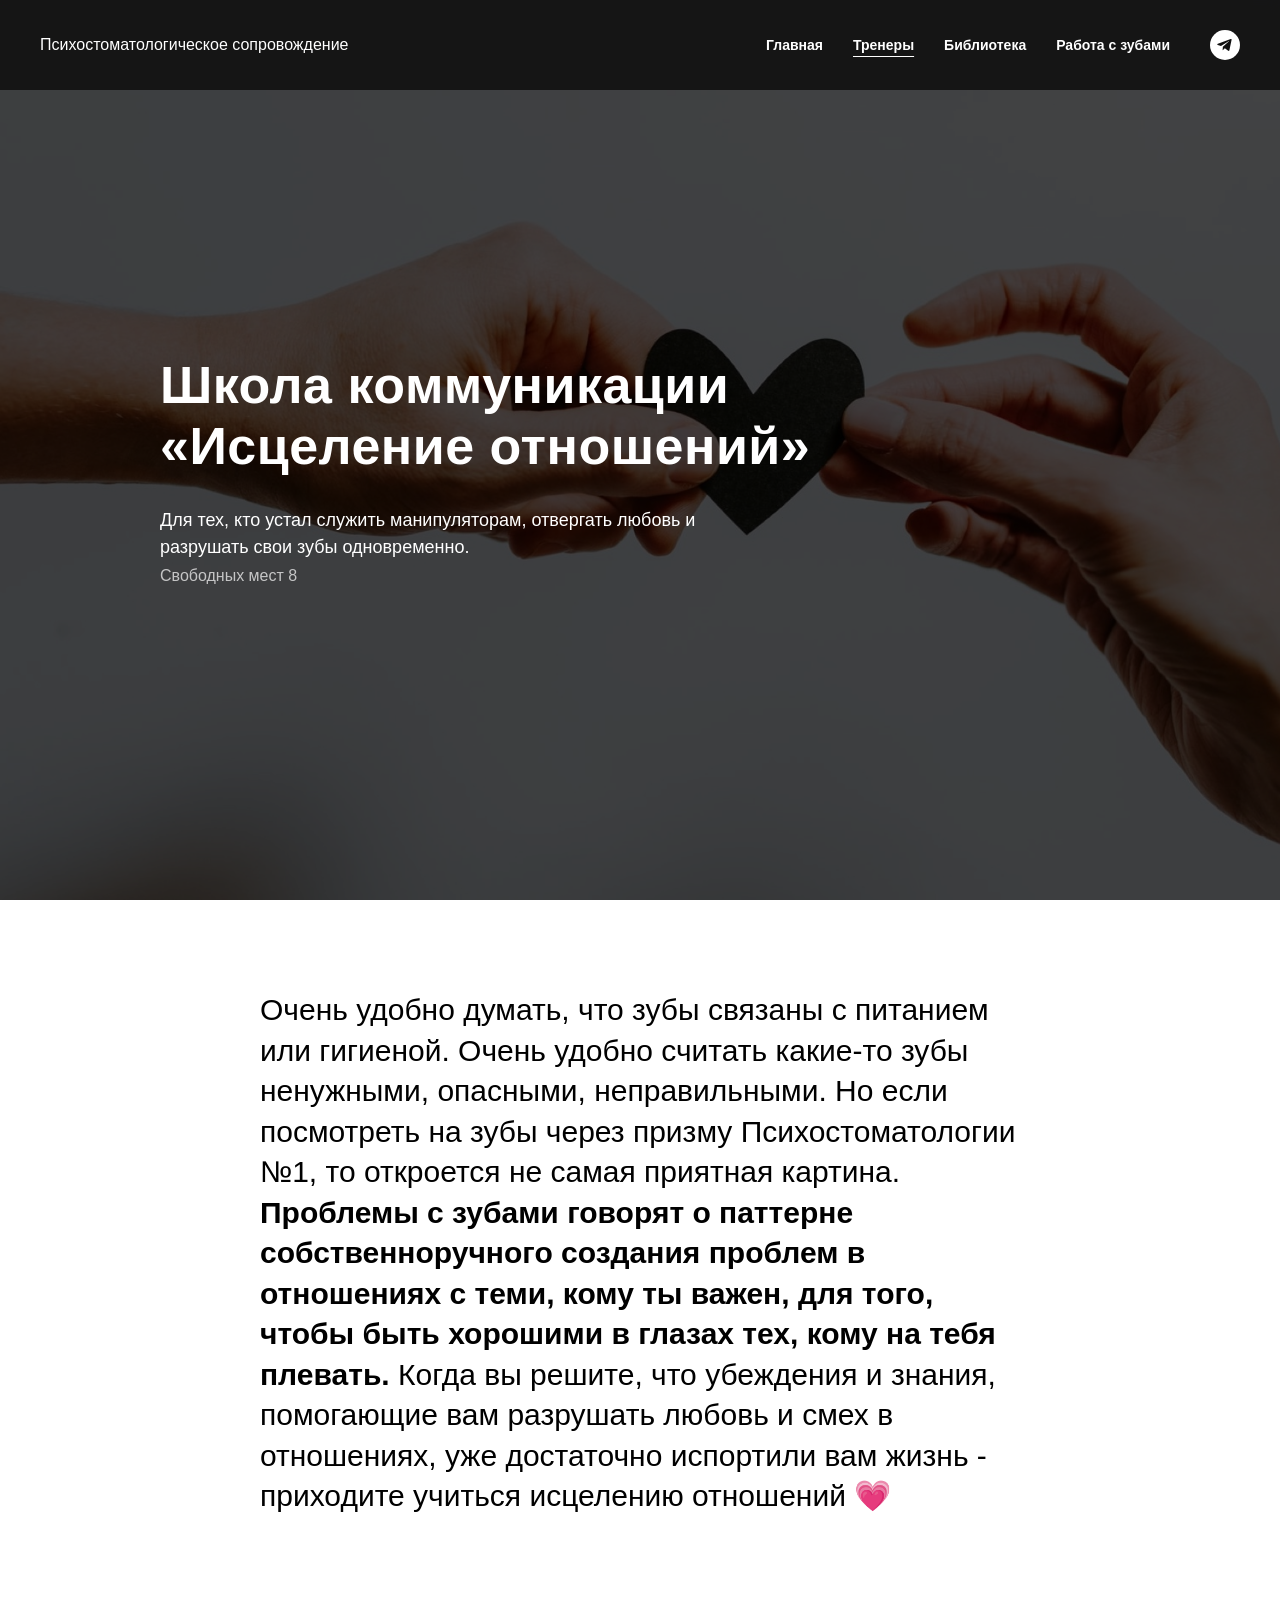
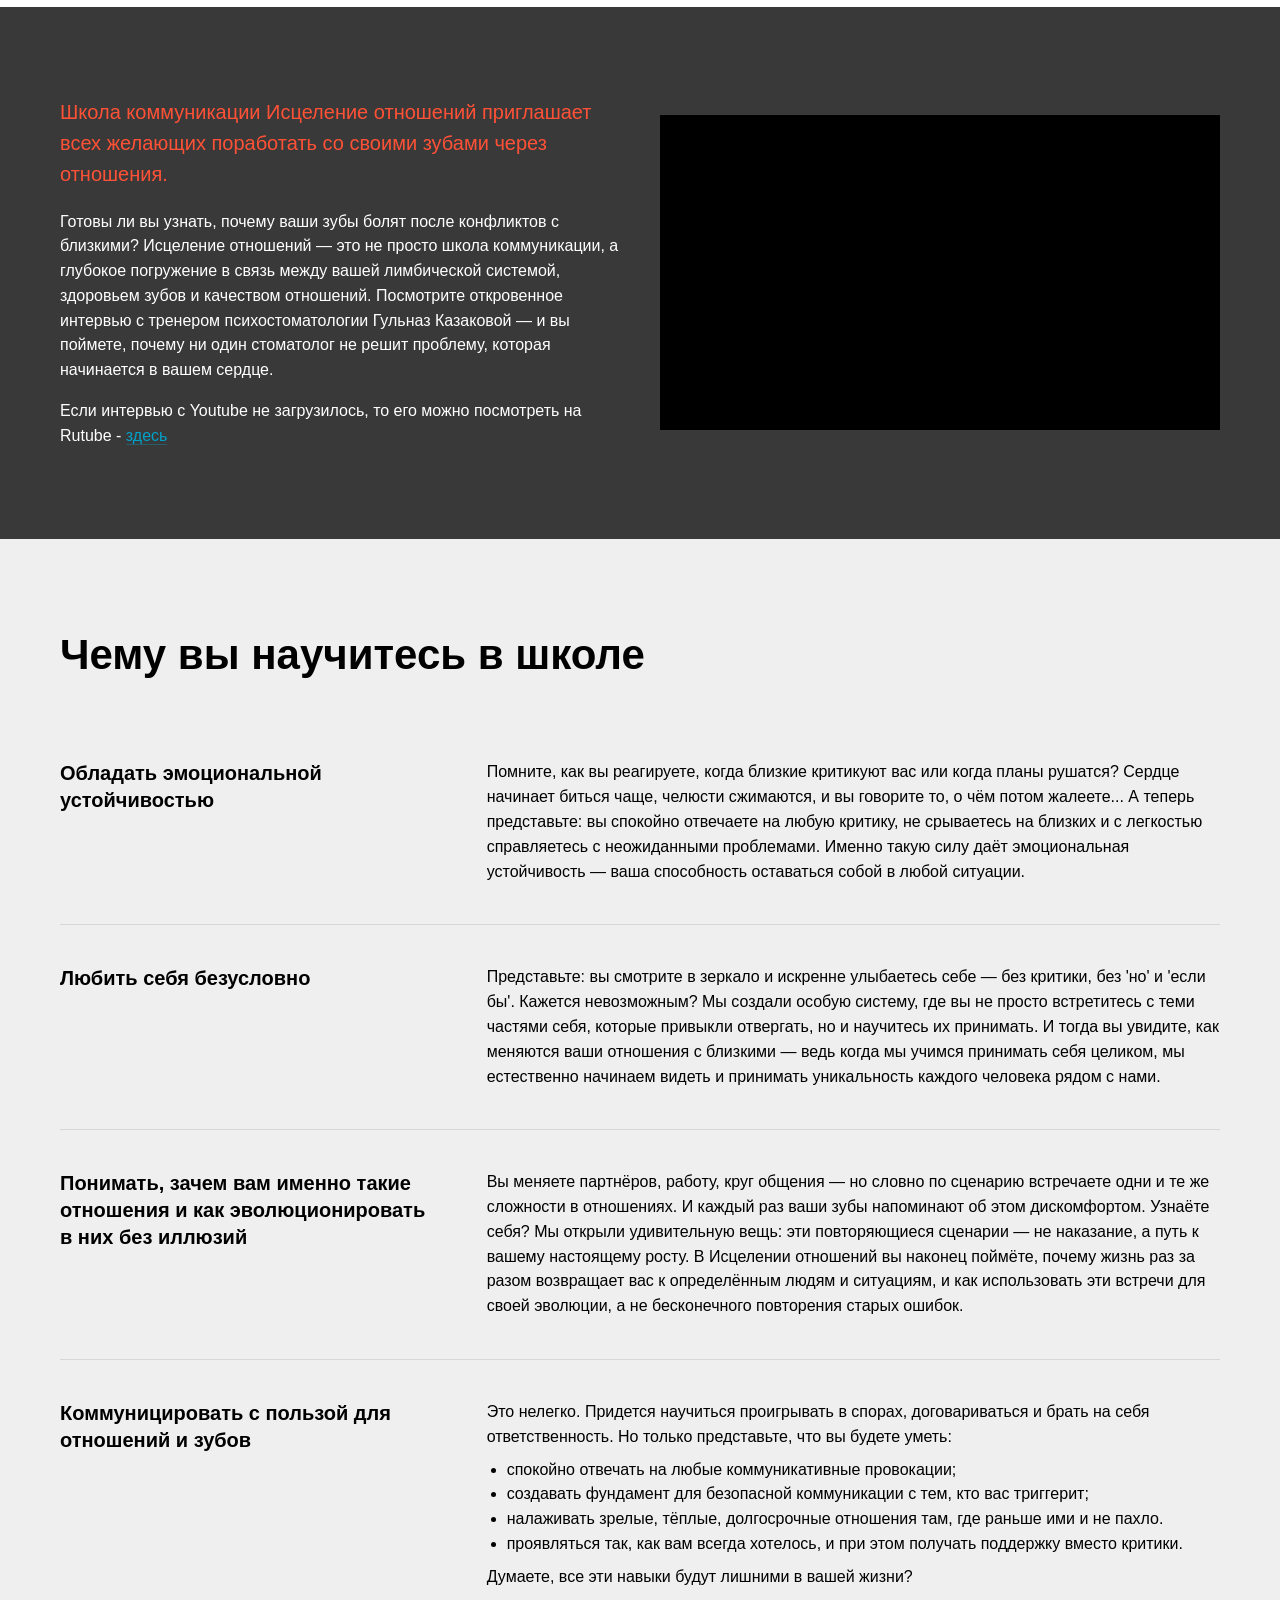
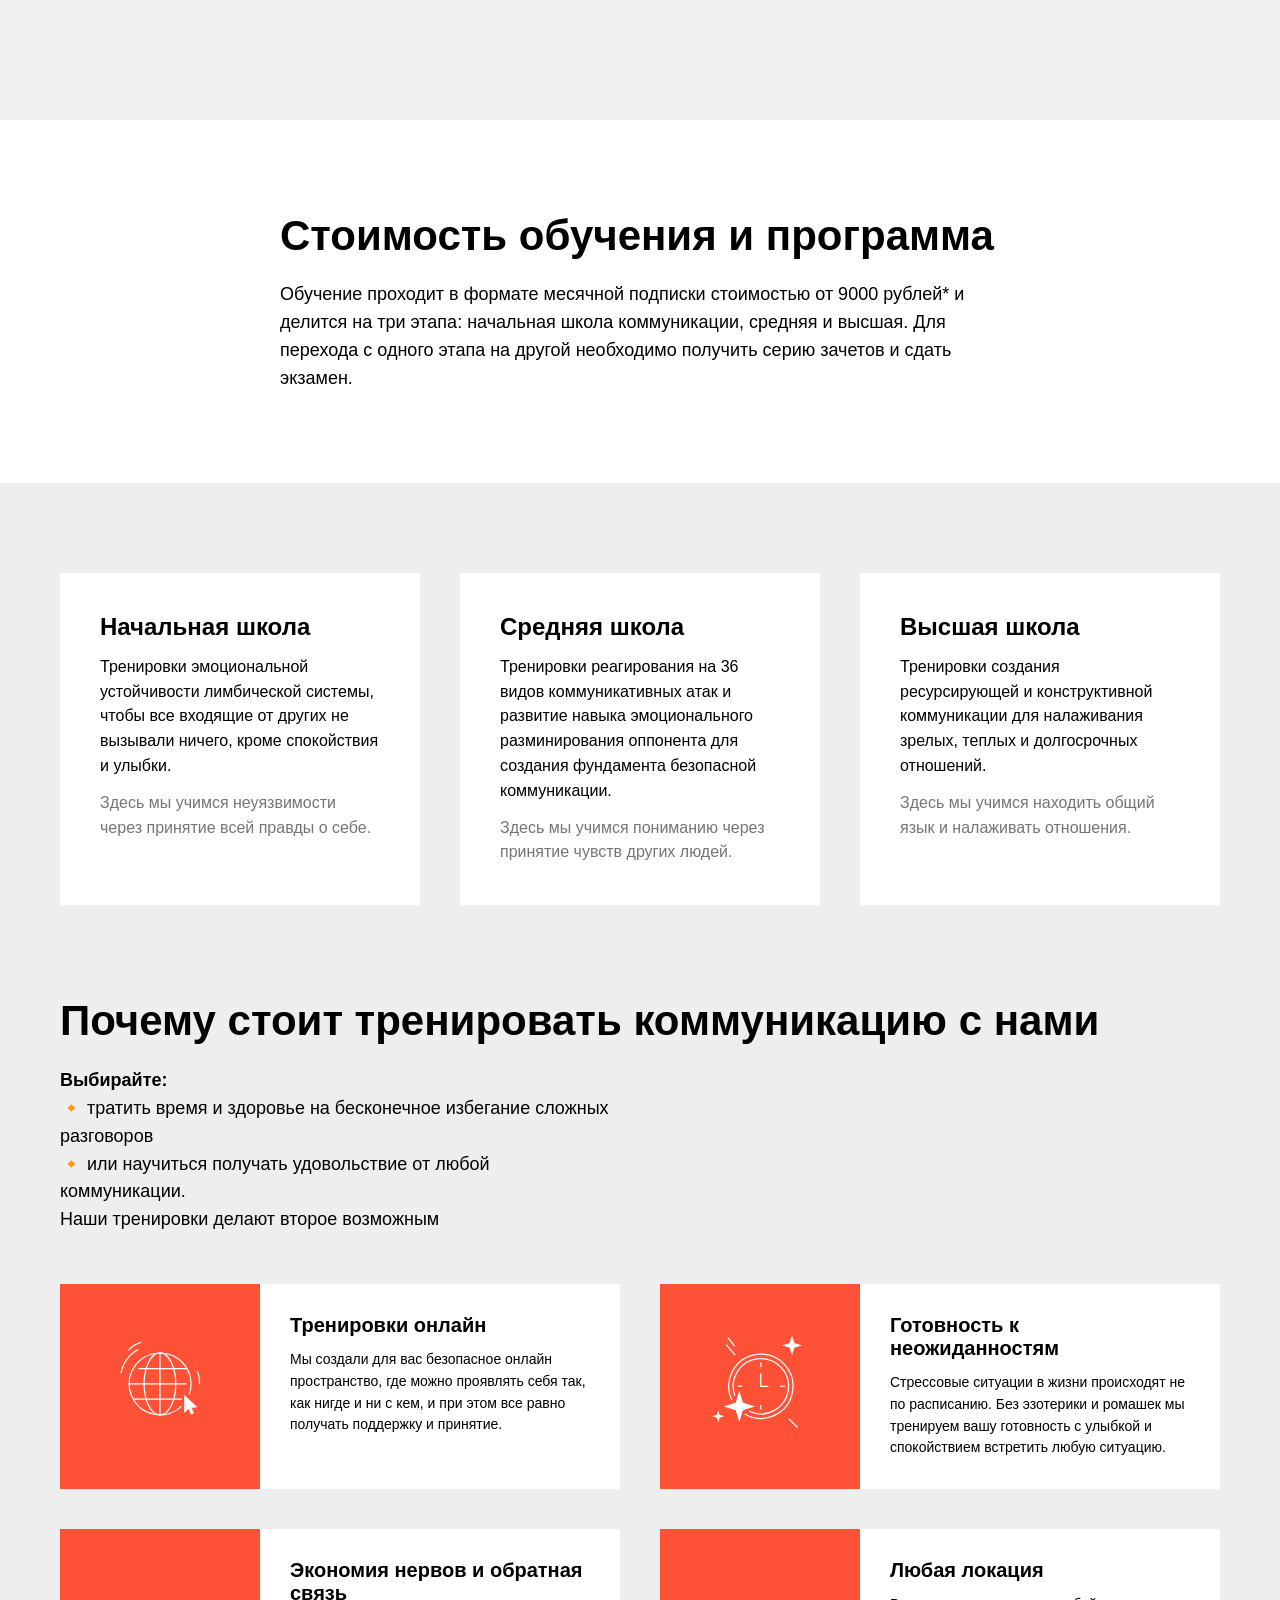
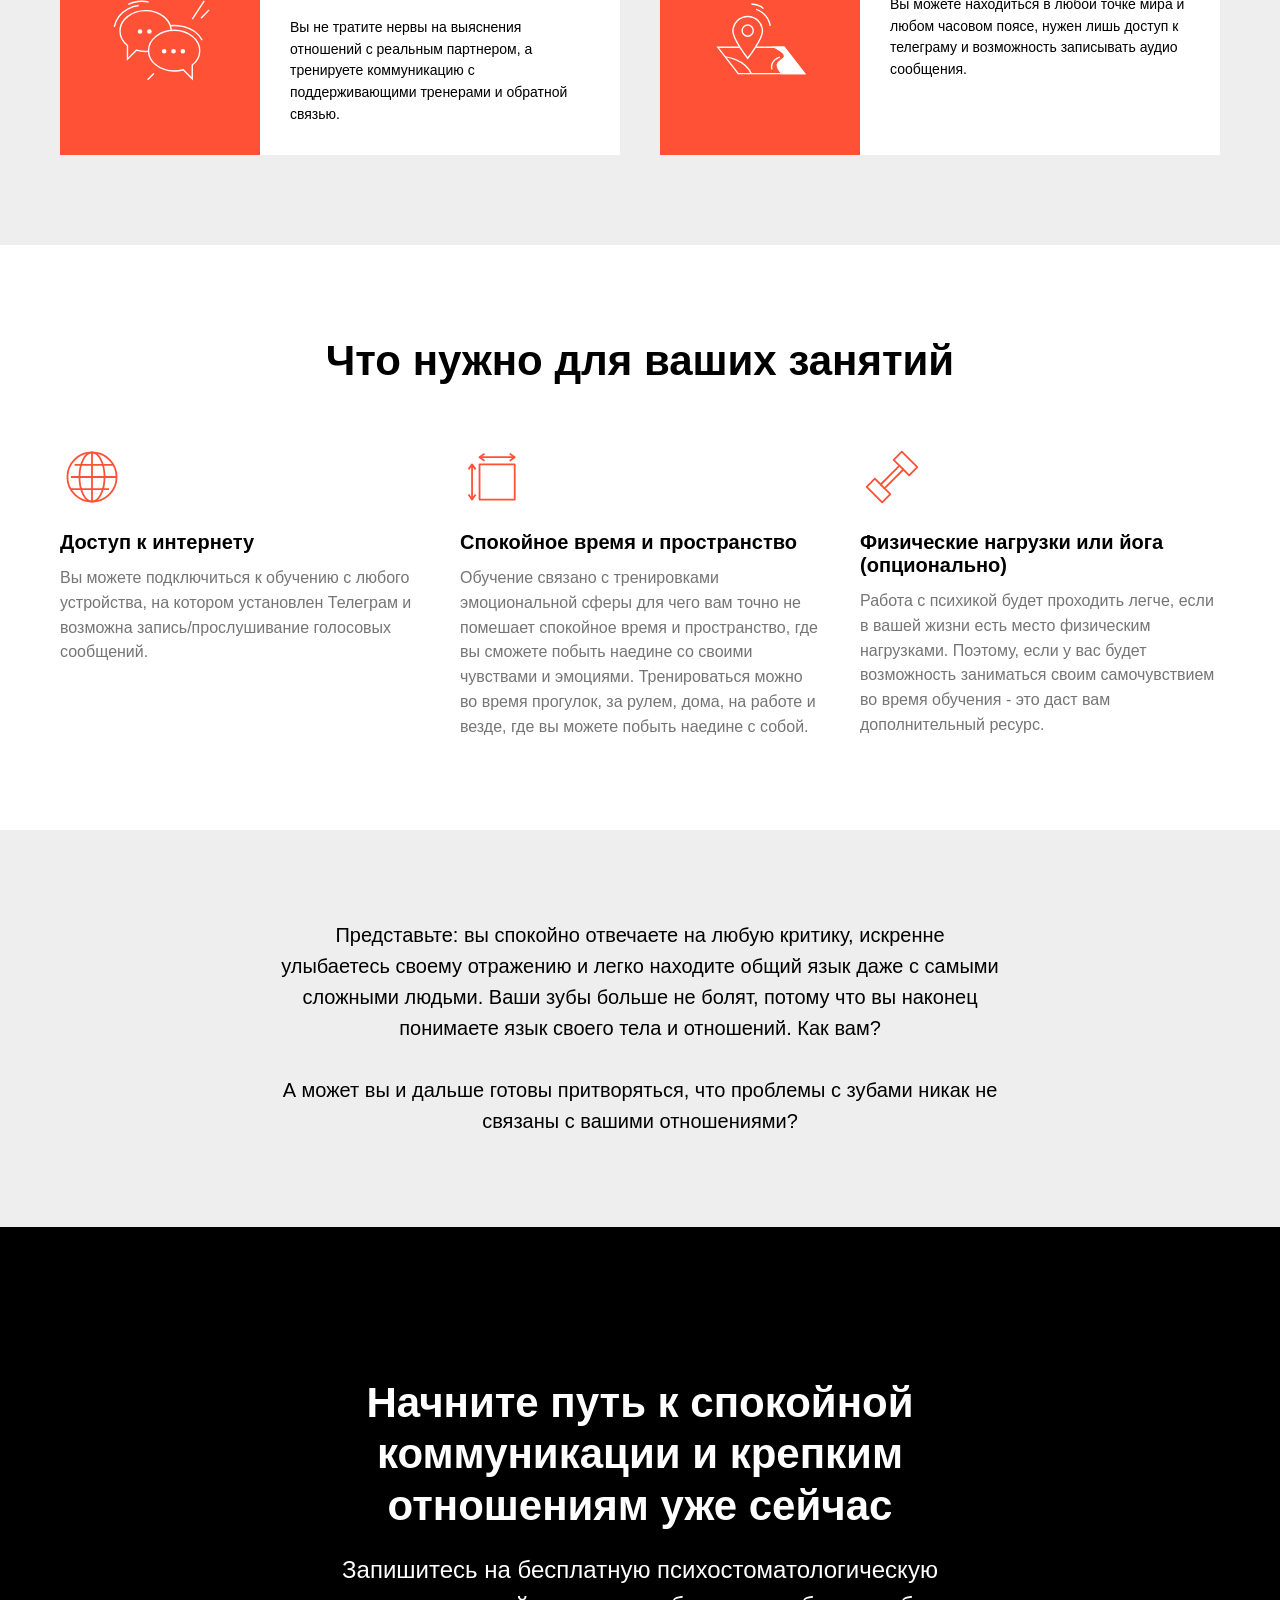
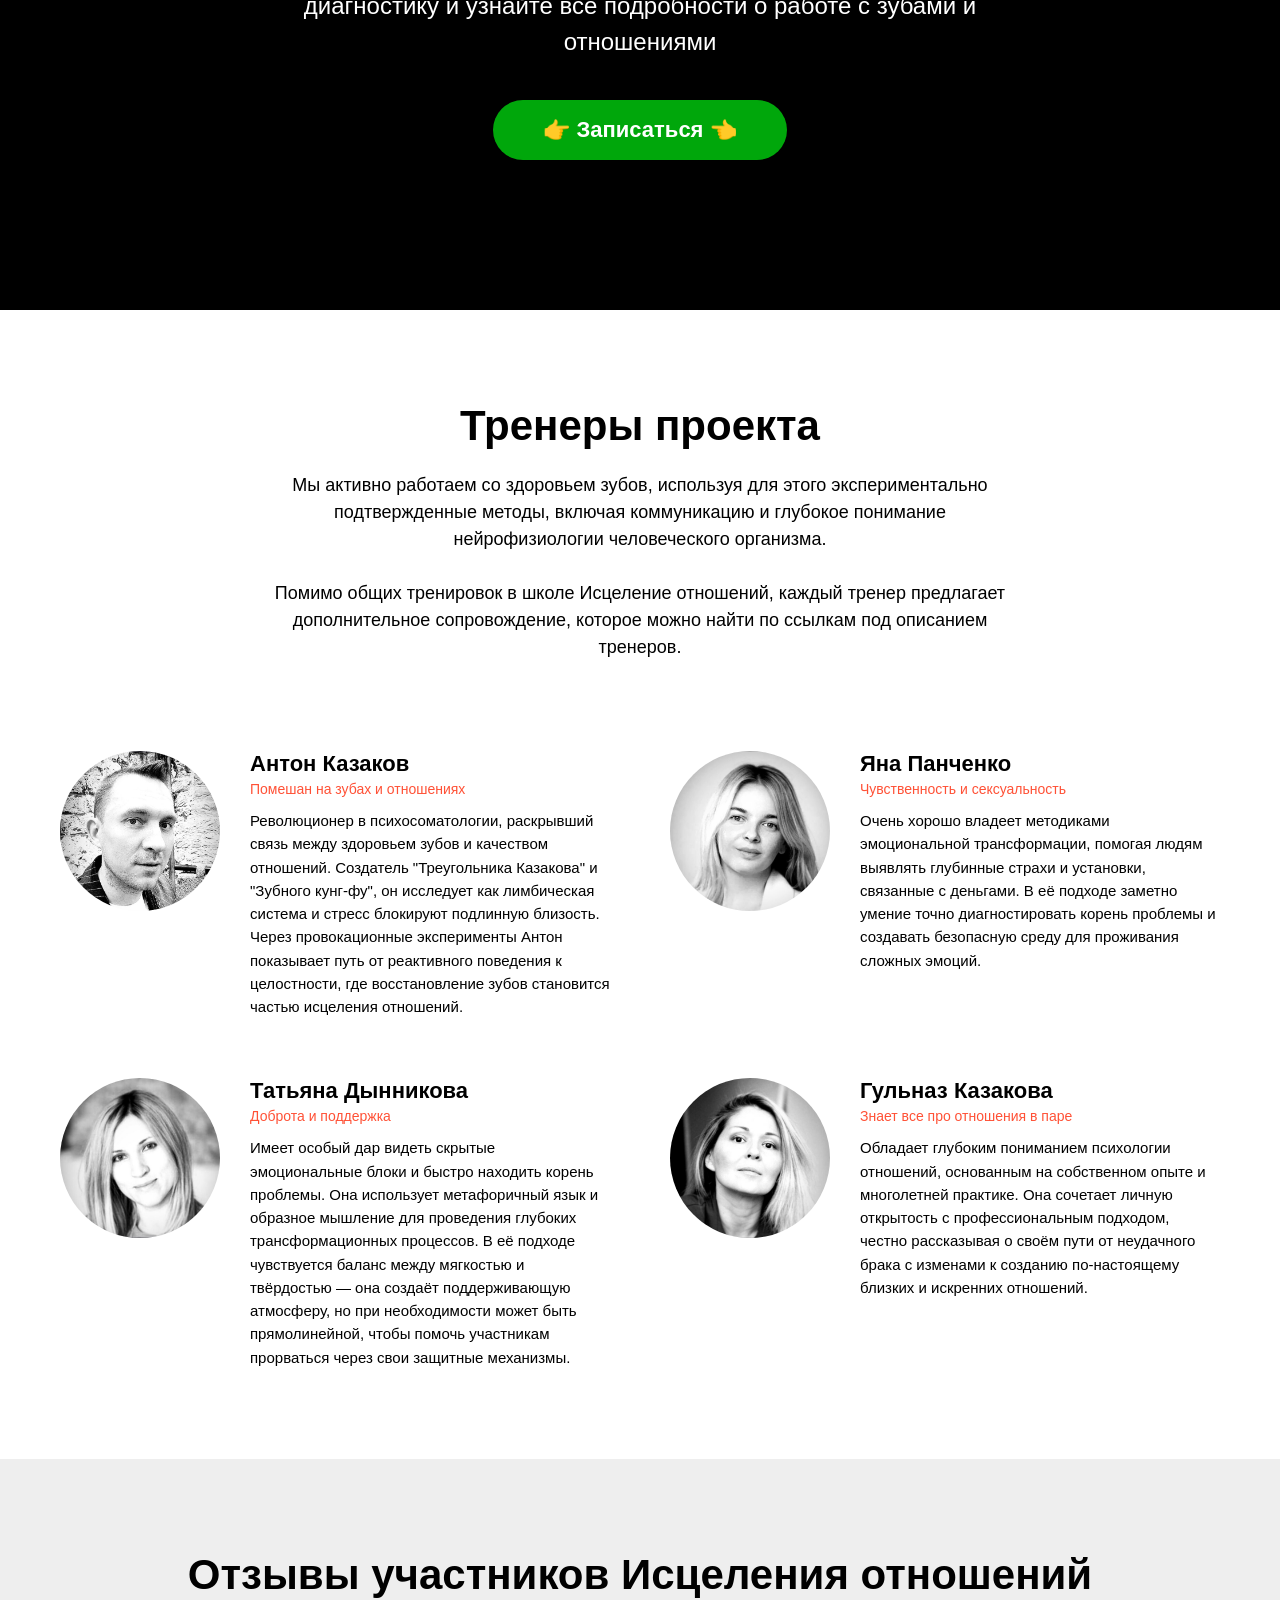
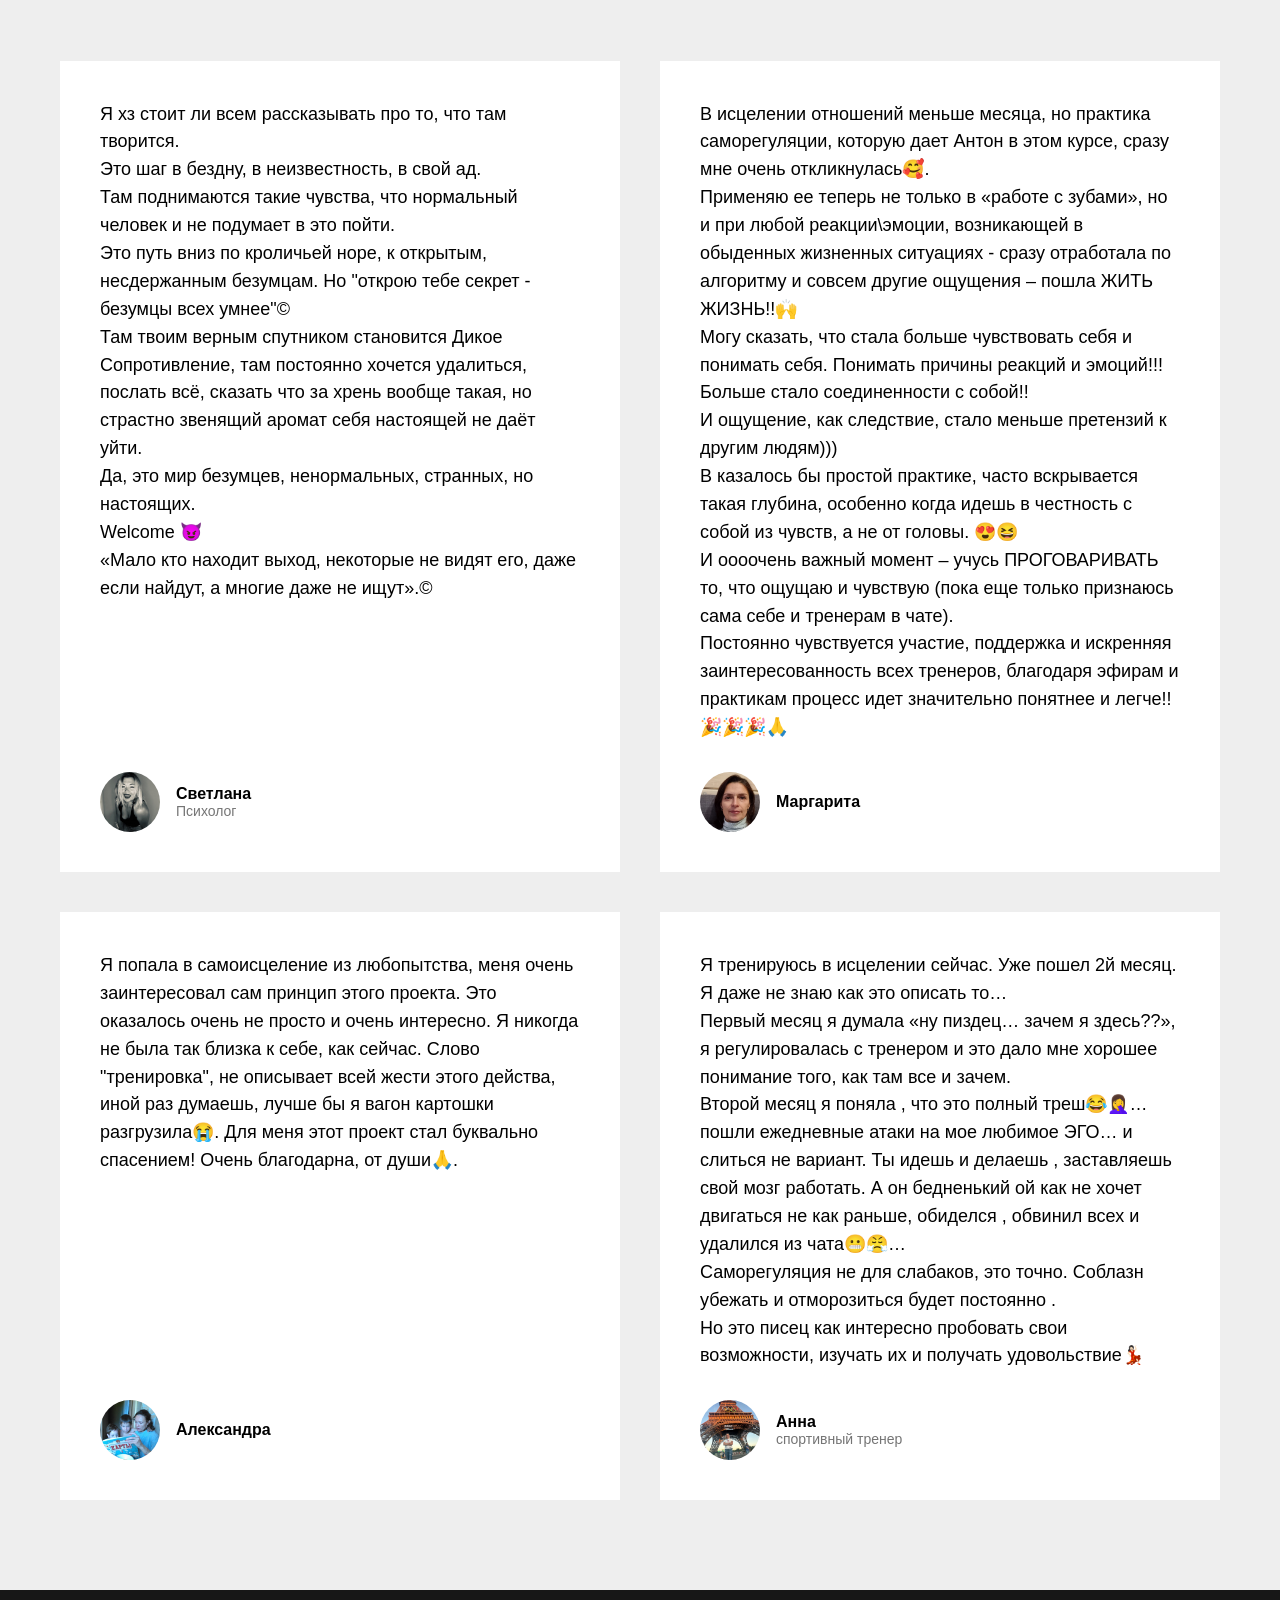
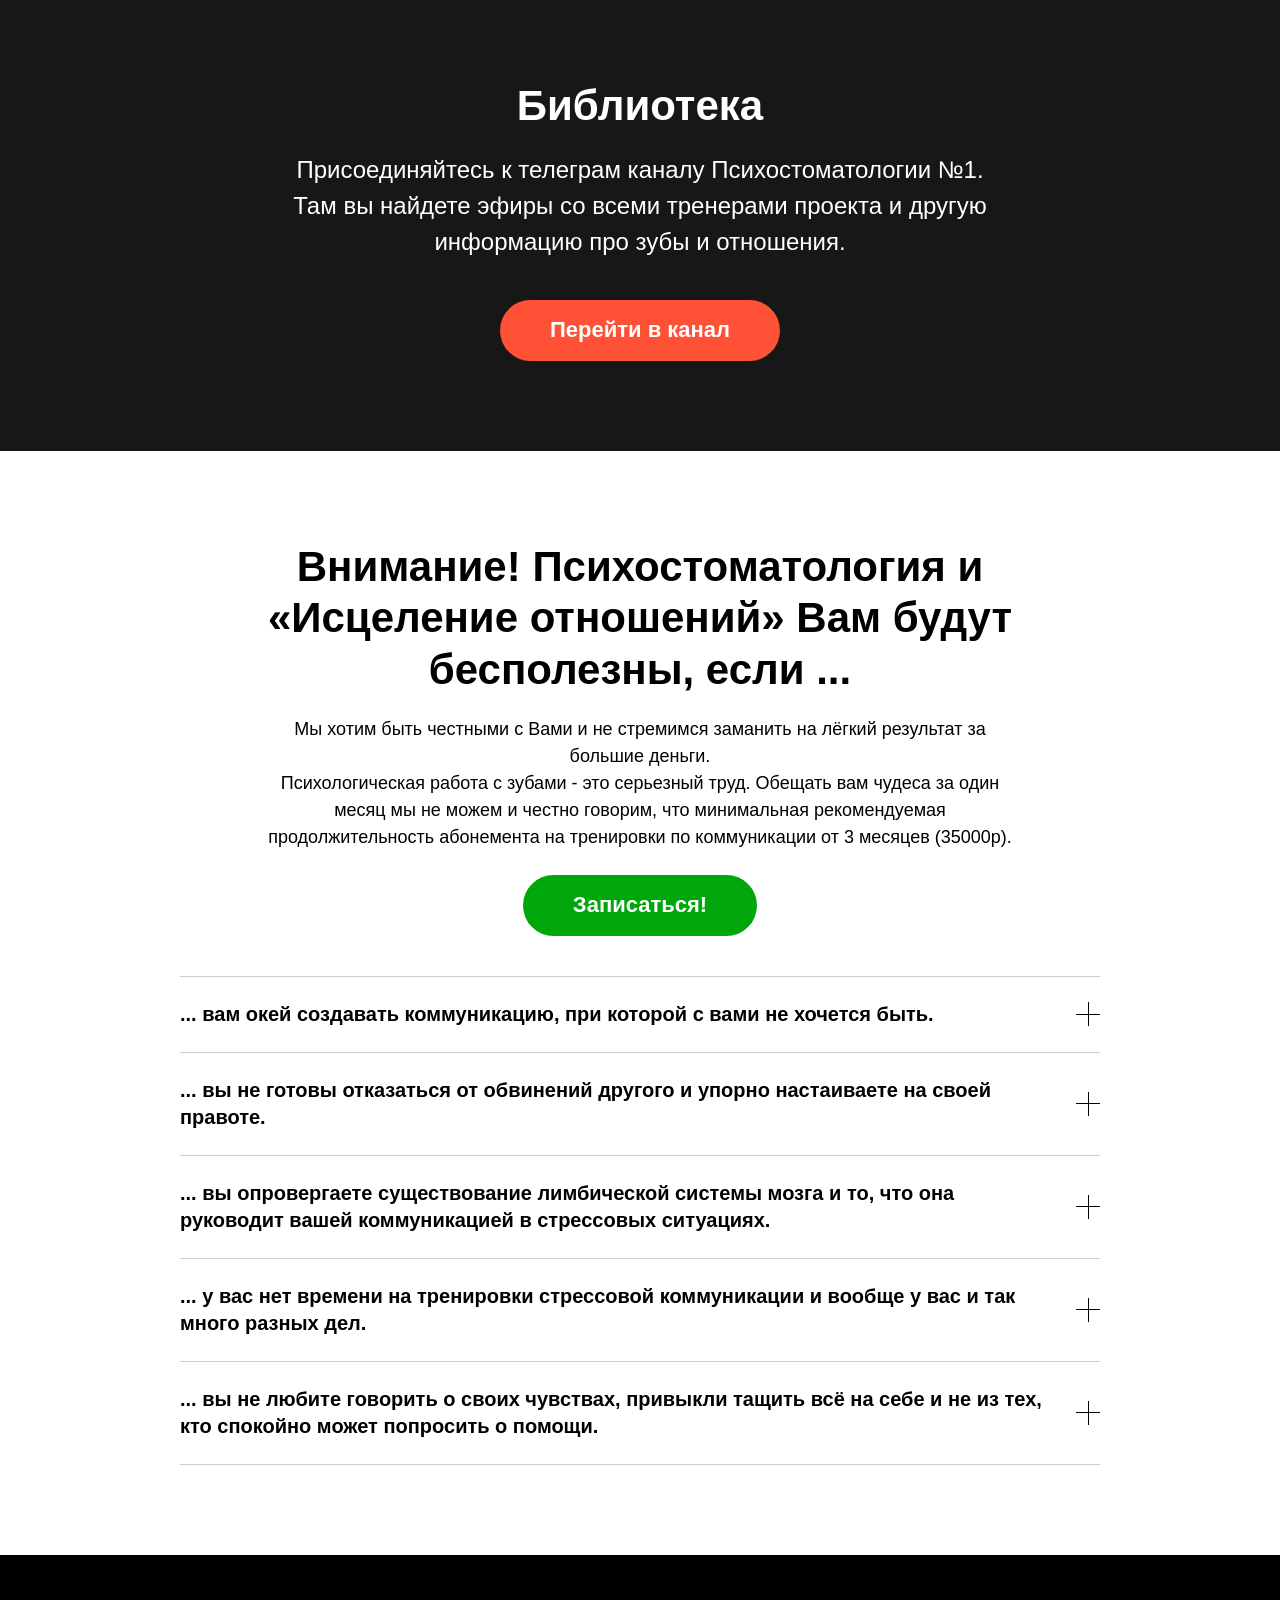
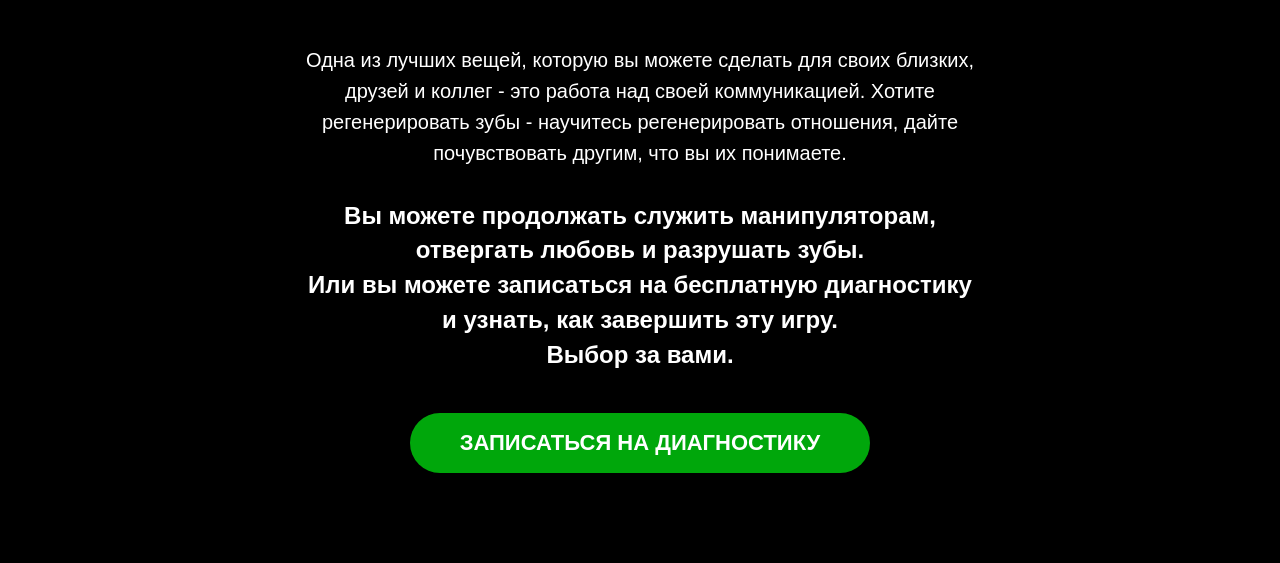
<file: io/index.html>
<!DOCTYPE html>
<html lang="ru">
<head>
<meta charset="utf-8">
<meta name="viewport" content="width=device-width, initial-scale=1">
<title>Исцеление отношений</title>
<meta name="description" content="Школа коммуникации «Исцеление отношений». Для безумцев, которым важны зубы и отношения.">
<link rel="canonical" href="https://psyteeth.ru/io/">
<meta property="og:type" content="website">
<meta property="og:title" content="Исцеление отношений">
<meta property="og:description" content="Школа коммуникации «Исцеление отношений». Для безумцев, которым важны зубы и отношения.">
<meta property="og:url" content="https://psyteeth.ru/io/">
<meta property="og:image" content="https://psyteeth.ru/assets/img/62363532-noroot.jpg">
<link rel="icon" href="../assets/img/30326538-ttttt.svg" type="image/svg+xml">
<link rel="stylesheet" href="../assets/css/style.css">
</head>
<body class="io">

<header class="header header--dark">
  <div class="header__inner">
    <a class="header__brand" href="../">Психостоматологическое сопровождение</a>
    <nav class="header__nav" style="justify-content:flex-end">
      <a href="../" style="font-size:14px;text-transform:none;font-weight:600">Главная</a>
      <a href="#trainers" style="font-size:14px;text-transform:none;font-weight:600">Тренеры</a>
      <a href="#contacts" style="font-size:14px;text-transform:none;font-weight:600">Библиотека</a>
      <a href="#format" style="font-size:14px;text-transform:none;font-weight:600">Работа с зубами</a>
    </nav>
    <div class="header__social"><a href="https://t.me/psyteeth" aria-label="Telegram" style="background:#fff"><svg viewBox="0 0 24 24" style="fill:#111"><path d="M21.9 4.3 18.6 19.8c-.2 1.1-.9 1.4-1.8.9l-5-3.7-2.4 2.3c-.3.3-.5.5-1 .5l.4-5.1 9.2-8.3c.4-.4-.1-.6-.6-.2L6 13.4 1.1 11.9c-1.1-.3-1.1-1.1.2-1.6L20.5 2.9c.9-.3 1.7.2 1.4 1.4z"/></svg></a></div>
    <button class="burger" aria-label="Меню" aria-expanded="false"><span></span><span></span><span></span></button>
  </div>
</header>

<main>
<section class="cover" style="background-image:url('../assets/img/62363532-noroot.jpg');justify-content:flex-start;text-align:left">
  <div class="cover__inner container" style="width:100%">
    <h1 class="cover__title" style="font-size:52px;max-width:700px">Школа коммуникации «Исцеление отношений»</h1>
    <div class="cover__descr" style="font-size:18px;max-width:560px">Для тех, кто устал служить манипуляторам, отвергать любовь и разрушать свои зубы одновременно.</div>
    <div style="font-size:16px;opacity:.7;margin-top:6px">Свободных мест 8</div>
  </div>
</section>

<section class="section--tight">
  <div class="container">
    <p class="io-intro">Очень удобно думать, что зубы связаны с питанием или гигиеной. Очень удобно считать какие-то зубы ненужными, опасными, неправильными. Но если посмотреть на зубы через призму Психостоматологии №1, то откроется не самая приятная картина. <strong>Проблемы с зубами говорят о паттерне собственноручного создания проблем в отношениях с теми, кому ты важен, для того, чтобы быть хорошими в глазах тех, кому на тебя плевать.</strong> Когда вы решите, что убеждения и знания, помогающие вам разрушать любовь и смех в отношениях, уже достаточно испортили вам жизнь - приходите учиться исцелению отношений 💗</p>
  </div>
</section>

<section class="section--tight" style="background:#393939;color:#fff">
  <div class="container textvideo">
    <div class="textvideo__text">
      <h3 class="accent" style="font-weight:400">Школа коммуникации Исцеление отношений приглашает всех желающих поработать со своими зубами через отношения.</h3>
      <p>Готовы ли вы узнать, почему ваши зубы болят после конфликтов с близкими? Исцеление отношений — это не просто школа коммуникации, а глубокое погружение в связь между вашей лимбической системой, здоровьем зубов и качеством отношений. Посмотрите откровенное интервью с тренером психостоматологии Гульназ Казаковой — и вы поймете, почему ни один стоматолог не решит проблему, которая начинается в вашем сердце.</p>
      <p>Если интервью с Youtube не загрузилось, то его можно посмотреть на Rutube - <a class="link" href="https://rutube.ru/video/private/6d47218e7fc8ba76a784be66f8679565/?p=xbiJhHVh60--I5RxzqafSQ">здесь</a></p>
    </div>
    <div class="video"><iframe src="https://www.youtube-nocookie.com/embed/fUL6Q-MFAvI?rel=0" title="Гульназ Казакова про Исцеление отношений" loading="lazy" allow="accelerometer; autoplay; clipboard-write; encrypted-media; gyroscope; picture-in-picture" allowfullscreen></iframe></div>
  </div>
</section>

<section id="format" class="section--tight bg-light2">
  <div class="container">
    <h2 class="section-title" style="text-align:left;margin-bottom:40px">Чему вы научитесь в школе</h2>
    <div class="io-skill"><h3>Обладать эмоциональной устойчивостью</h3><div>Помните, как вы реагируете, когда близкие критикуют вас или когда планы рушатся? Сердце начинает биться чаще, челюсти сжимаются, и вы говорите то, о чём потом жалеете... А теперь представьте: вы спокойно отвечаете на любую критику, не срываетесь на близких и с легкостью справляетесь с неожиданными проблемами. Именно такую силу даёт эмоциональная устойчивость — ваша способность оставаться собой в любой ситуации.</div></div>
    <div class="io-skill"><h3>Любить себя безусловно</h3><div>Представьте: вы смотрите в зеркало и искренне улыбаетесь себе — без критики, без 'но' и 'если бы'. Кажется невозможным? Мы создали особую систему, где вы не просто встретитесь с теми частями себя, которые привыкли отвергать, но и научитесь их принимать. И тогда вы увидите, как меняются ваши отношения с близкими — ведь когда мы учимся принимать себя целиком, мы естественно начинаем видеть и принимать уникальность каждого человека рядом с нами.</div></div>
    <div class="io-skill"><h3>Понимать, зачем вам именно такие отношения и как эволюционировать в них без иллюзий</h3><div>Вы меняете партнёров, работу, круг общения — но словно по сценарию встречаете одни и те же сложности в отношениях. И каждый раз ваши зубы напоминают об этом дискомфортом. Узнаёте себя? Мы открыли удивительную вещь: эти повторяющиеся сценарии — не наказание, а путь к вашему настоящему росту. В Исцелении отношений вы наконец поймёте, почему жизнь раз за разом возвращает вас к определённым людям и ситуациям, и как использовать эти встречи для своей эволюции, а не бесконечного повторения старых ошибок.</div></div>
    <div class="io-skill"><h3>Коммуницировать с пользой для отношений и зубов</h3><div>Это нелегко. Придется научиться проигрывать в спорах, договариваться и брать на себя ответственность. Но только представьте, что вы будете уметь:
      <ul><li>спокойно отвечать на любые коммуникативные провокации;</li><li>создавать фундамент для безопасной коммуникации с тем, кто вас триггерит;</li><li>налаживать зрелые, тёплые, долгосрочные отношения там, где раньше ими и не пахло.</li><li>проявляться так, как вам всегда хотелось, и при этом получать поддержку вместо критики.</li></ul>
      Думаете, все эти навыки будут лишними в вашей жизни?</div></div>
  </div>
</section>

<section class="section--tight">
  <div class="container narrow">
    <h2 class="section-title" style="text-align:left">Стоимость обучения и программа</h2>
    <p style="font-size:18px;line-height:1.55">Обучение проходит в формате месячной подписки стоимостью от 9000 рублей* и делится на три этапа: начальная школа коммуникации, средняя и высшая. Для перехода с одного этапа на другой необходимо получить серию зачетов и сдать экзамен.</p>
  </div>
</section>
<section class="section--tight bg-light3">
  <div class="container io-stages">
    <div class="io-stage"><h3>Начальная школа</h3><p>Тренировки эмоциональной устойчивости лимбической системы, чтобы все входящие от других не вызывали ничего, кроме спокойствия и улыбки.</p><p>Здесь мы учимся неуязвимости через принятие всей правды о себе.</p></div>
    <div class="io-stage"><h3>Средняя школа</h3><p>Тренировки реагирования на 36 видов коммуникативных атак и развитие навыка эмоционального разминирования оппонента для создания фундамента безопасной коммуникации.</p><p>Здесь мы учимся пониманию через принятие чувств других людей.</p></div>
    <div class="io-stage"><h3>Высшая школа</h3><p>Тренировки создания ресурсирующей и конструктивной коммуникации для налаживания зрелых, теплых и долгосрочных отношений.</p><p>Здесь мы учимся находить общий язык и налаживать отношения.</p></div>
  </div>
</section>

<section class="section--tight bg-light3" style="padding-top:0">
  <div class="container">
    <h2 class="section-title" style="text-align:left">Почему стоит тренировать коммуникацию с нами</h2>
    <div style="font-size:18px;line-height:1.55;margin-bottom:50px;max-width:560px"><strong>Выбирайте:</strong><br>🔸 тратить время и здоровье на бесконечное избегание сложных разговоров<br>🔸 или научиться получать удовольствие от любой коммуникации.<br>Наши тренировки делают второе возможным</div>
    <div class="io-why">
      <div class="io-why__item"><div class="io-why__icon"><img src="../assets/img/35343132-1.svg" alt=""></div><div class="io-why__body"><h3>Тренировки онлайн</h3><p>Мы создали для вас безопасное онлайн пространство, где можно проявлять себя так, как нигде и ни с кем, и при этом все равно получать поддержку и принятие.</p></div></div>
      <div class="io-why__item"><div class="io-why__icon"><img src="../assets/img/32383936-2.svg" alt=""></div><div class="io-why__body"><h3>Готовность к неожиданностям</h3><p>Стрессовые ситуации в жизни происходят не по расписанию. Без эзотерики и ромашек мы тренируем вашу готовность с улыбкой и спокойствием встретить любую ситуацию.</p></div></div>
      <div class="io-why__item"><div class="io-why__icon"><img src="../assets/img/63623030-3.svg" alt=""></div><div class="io-why__body"><h3>Экономия нервов и обратная связь</h3><p>Вы не тратите нервы на выяснения отношений с реальным партнером, а тренируете коммуникацию с поддерживающими тренерами и обратной связью.</p></div></div>
      <div class="io-why__item"><div class="io-why__icon"><img src="../assets/img/36353338-4.svg" alt=""></div><div class="io-why__body"><h3>Любая локация</h3><p>Вы можете находиться в любой точке мира и любом часовом поясе, нужен лишь доступ к телеграму и возможность записывать аудио сообщения.</p></div></div>
    </div>
  </div>
</section>

<section class="section--tight">
  <div class="container">
    <h2 class="section-title" style="margin-bottom:60px">Что нужно для ваших занятий</h2>
    <div class="io-needs">
      <div><img src="../assets/img/30393535-planet.svg" alt=""><h3>Доступ к интернету</h3><p>Вы можете подключиться к обучению с любого устройства, на котором установлен Телеграм и возможна запись/прослушивание голосовых сообщений.</p></div>
      <div><img src="../assets/img/33303461-shape.svg" alt=""><h3>Спокойное время и пространство</h3><p>Обучение связано с тренировками эмоциональной сферы для чего вам точно не помешает спокойное время и пространство, где вы сможете побыть наедине со своими чувствами и эмоциями. Тренироваться можно во время прогулок, за рулем, дома, на работе и везде, где вы можете побыть наедине с собой.</p></div>
      <div><img src="../assets/img/63666536-sport.svg" alt=""><h3>Физические нагрузки или йога (опционально)</h3><p>Работа с психикой будет проходить легче, если в вашей жизни есть место физическим нагрузками. Поэтому, если у вас будет возможность заниматься своим самочувствием во время обучения - это даст вам дополнительный ресурс.</p></div>
    </div>
  </div>
</section>

<section class="section--tight bg-light3">
  <div class="container narrow center" style="font-size:20px;line-height:1.55">
    <p>Представьте: вы спокойно отвечаете на любую критику, искренне улыбаетесь своему отражению и легко находите общий язык даже с самыми сложными людьми. Ваши зубы больше не болят, потому что вы наконец понимаете язык своего тела и отношений. Как вам?</p>
    <br>
    <p>А может вы и дальше готовы притворяться, что проблемы с зубами никак не связаны с вашими отношениями?</p>
  </div>
</section>

<section class="section bg-black center">
  <div class="container narrow">
    <h2 class="section-title" style="color:#fff">Начните путь к спокойной коммуникации и крепким отношениям уже сейчас</h2>
    <p class="section-descr" style="margin-bottom:40px">Запишитесь на бесплатную психостоматологическую диагностику и узнайте все подробности о работе с зубами и отношениями</p>
    <a class="btn btn--green" href="https://t.me/psyteeth">👉 Записаться 👈</a>
  </div>
</section>

<section id="trainers" class="section--tight">
  <div class="container">
    <h2 class="section-title">Тренеры проекта</h2>
    <div class="section-descr" style="font-size:18px">
      <p>Мы активно работаем со здоровьем зубов, используя для этого экспериментально подтвержденные методы, включая коммуникацию и глубокое понимание нейрофизиологии человеческого организма.</p>
      <br>
      <p>Помимо общих тренировок в школе Исцеление отношений, каждый тренер предлагает дополнительное сопровождение, которое можно найти по ссылкам под описанием тренеров.</p>
    </div>
    <div class="io-trainers">
      <div class="io-trainer"><img src="../assets/img/38323337-photo_2025-05-02_17-.jpg" alt="Антон Казаков" loading="lazy"><div><h3>Антон Казаков</h3><div class="role">Помешан на зубах и отношениях</div><p>Революционер в психосоматологии, раскрывший связь между здоровьем зубов и качеством отношений. Создатель "Треугольника Казакова" и "Зубного кунг-фу", он исследует как лимбическая система и стресс блокируют подлинную близость. Через провокационные эксперименты Антон показывает путь от реактивного поведения к целостности, где восстановление зубов становится частью исцеления отношений.</p></div></div>
      <div class="io-trainer"><img src="../assets/img/32373736-photo_2025-01-09_19-.jpg" alt="Яна Панченко" loading="lazy"><div><h3>Яна Панченко</h3><div class="role">Чувственность и сексуальность</div><p>Очень хорошо владеет методиками эмоциональной трансформации, помогая людям выявлять глубинные страхи и установки, связанные с деньгами. В её подходе заметно умение точно диагностировать корень проблемы и создавать безопасную среду для проживания сложных эмоций.</p></div></div>
      <div class="io-trainer"><img src="../assets/img/64653035-photo_2025-01-09_20-.jpg" alt="Татьяна Дынникова" loading="lazy"><div><h3>Татьяна Дынникова</h3><div class="role">Доброта и поддержка</div><p>Имеет особый дар видеть скрытые эмоциональные блоки и быстро находить корень проблемы. Она использует метафоричный язык и образное мышление для проведения глубоких трансформационных процессов. В её подходе чувствуется баланс между мягкостью и твёрдостью — она создаёт поддерживающую атмосферу, но при необходимости может быть прямолинейной, чтобы помочь участникам прорваться через свои защитные механизмы.</p></div></div>
      <div class="io-trainer"><img src="../assets/img/61636336-photo_2025-01-09_19-.jpg" alt="Гульназ Казакова" loading="lazy"><div><h3>Гульназ Казакова</h3><div class="role">Знает все про отношения в паре</div><p>Обладает глубоким пониманием психологии отношений, основанным на собственном опыте и многолетней практике. Она сочетает личную открытость с профессиональным подходом, честно рассказывая о своём пути от неудачного брака с изменами к созданию по-настоящему близких и искренних отношений.</p></div></div>
    </div>
  </div>
</section>

<section class="section--tight bg-light3">
  <div class="container">
    <h2 class="section-title" style="margin-bottom:60px">Отзывы участников Исцеления отношений</h2>
    <div class="reviews">
      <div class="review"><div class="review__text">Я хз стоит ли всем рассказывать про то, что там творится.<br>Это шаг в бездну, в неизвестность, в свой ад.<br>Там поднимаются такие чувства, что нормальный человек и не подумает в это пойти.<br>Это путь вниз по кроличьей норе, к открытым, несдержанным безумцам. Но "открою тебе секрет - безумцы всех умнее"©️<br>Там твоим верным спутником становится Дикое Сопротивление, там постоянно хочется удалиться, послать всё, сказать что за хрень вообще такая, но страстно звенящий аромат себя настоящей не даёт уйти.<br>Да, это мир безумцев, ненормальных, странных, но настоящих.<br>Welcome 😈<br>«Мало кто находит выход, некоторые не видят его, даже если найдут, а многие даже не ищут».©️</div><div class="review__author"><img src="../assets/img/65646161-image_2025-02-04_173.png" alt="Светлана" loading="lazy"><div><div class="review__name">Светлана</div><div style="font-size:14px;color:#757575">Психолог</div></div></div></div>
      <div class="review"><div class="review__text">В исцелении отношений меньше месяца, но практика саморегуляции, которую дает Антон в этом курсе, сразу мне очень откликнулась🥰.<br>Применяю ее теперь не только в «работе с зубами», но и при любой реакции\эмоции, возникающей в обыденных жизненных ситуациях - сразу отработала по алгоритму и совсем другие ощущения – пошла ЖИТЬ ЖИЗНЬ!!🙌<br>Могу сказать, что стала больше чувствовать себя и понимать себя. Понимать причины реакций и эмоций!!! Больше стало соединенности с собой!!<br>И ощущение, как следствие, стало меньше претензий к другим людям)))<br>В казалось бы простой практике, часто вскрывается такая глубина, особенно когда идешь в честность с собой из чувств, а не от головы. 😍😆<br>И оооочень важный момент – учусь ПРОГОВАРИВАТЬ то, что ощущаю и чувствую (пока еще только признаюсь сама себе и тренерам в чате).<br>Постоянно чувствуется участие, поддержка и искренняя заинтересованность всех тренеров, благодаря эфирам и практикам процесс идет значительно понятнее и легче!!🎉🎉🎉🙏</div><div class="review__author"><img src="../assets/img/33313764-image_2025-02-04_173.png" alt="Маргарита" loading="lazy"><div><div class="review__name">Маргарита</div></div></div></div>
      <div class="review"><div class="review__text">Я попала в самоисцеление из любопытства, меня очень заинтересовал сам принцип этого проекта. Это оказалось очень не просто и очень интересно. Я никогда не была так близка к себе, как сейчас. Слово "тренировка", не описывает всей жести этого действа, иной раз думаешь, лучше бы я вагон картошки разгрузила😭. Для меня этот проект стал буквально спасением! Очень благодарна, от души🙏.</div><div class="review__author"><img src="../assets/img/32653963-image_2025-02-04_174.png" alt="Александра" loading="lazy"><div><div class="review__name">Александра</div></div></div></div>
      <div class="review"><div class="review__text">Я тренируюсь в исцелении сейчас. Уже пошел 2й месяц. Я даже не знаю как это описать то…<br>Первый месяц я думала «ну пиздец… зачем я здесь??», я регулировалась с тренером и это дало мне хорошее понимание того, как там все и зачем.<br>Второй месяц я поняла , что это полный треш😂🤦‍♀️… пошли ежедневные атаки на мое любимое ЭГО… и слиться не вариант. Ты идешь и делаешь , заставляешь свой мозг работать. А он бедненький ой как не хочет двигаться не как раньше, обиделся , обвинил всех и удалился из чата😬😤…<br>Саморегуляция не для слабаков, это точно. Соблазн убежать и отморозиться будет постоянно .<br>Но это писец как интересно пробовать свои возможности, изучать их и получать удовольствие💃🏻</div><div class="review__author"><img src="../assets/img/65643339-image_2025-02-04_174.png" alt="Анна" loading="lazy"><div><div class="review__name">Анна</div><div style="font-size:14px;color:#757575">спортивный тренер</div></div></div></div>
    </div>
  </div>
</section>

<section id="contacts" class="section--tight" style="background:#171717;color:#fff">
  <div class="container narrow center">
    <h2 class="section-title" style="color:#fff">Библиотека</h2>
    <p class="section-descr" style="margin-bottom:40px">Присоединяйтесь к телеграм каналу Психостоматологии №1. Там вы найдете эфиры со всеми тренерами проекта и другую информацию про зубы и отношения.</p>
    <a class="btn" style="background:var(--orange)" href="https://t.me/psy_teeth_official/">Перейти в канал</a>
  </div>
</section>

<section class="section--tight">
  <div class="container io-warn">
    <h2 class="section-title">Внимание! Психостоматология и «Исцеление отношений» Вам будут бесполезны, если ...</h2>
    <div class="section-descr" style="font-size:18px;margin-bottom:40px">
      <p>Мы хотим быть честными с Вами и не стремимся заманить на лёгкий результат за большие деньги.</p>
      <p>Психологическая работа с зубами - это серьезный труд. Обещать вам чудеса за один месяц мы не можем и честно говорим, что минимальная рекомендуемая продолжительность абонемента на тренировки по коммуникации от 3 месяцев (35000р).</p>
      <p style="margin-top:24px"><a class="btn btn--green" href="https://t.me/psyteeth">Записаться!</a></p>
    </div>
    <div class="accordion" style="max-width:none">
      <details class="acc-item"><summary>... вам окей создавать коммуникацию, при которой с вами не хочется быть.</summary><div class="acc-body"><p>Коммуникация, от которой разрушаются зубы предполагает моральные и эмоциональные манипуляции другими людьми с целью подчинения их своим интересам.</p><p>Познание коммуникации, с которой мы связываем укрепление и регенерацию зубов предполагает:</p><ul><li>познание и принятие вытесненных частей себя;</li><li>познание и принятие отвергаемых частей других людей;</li><li>обучение навыкам выстраивания долгосрочных, конструктивных и взаимовыгодных отношений.</li></ul></div></details>
      <details class="acc-item"><summary>... вы не готовы отказаться от обвинений другого и упорно настаиваете на своей правоте.</summary><div class="acc-body"><p>Это из-за него/неё/них мне так плохо... На эту тему в блоге Психостоматологии есть <a class="link" href="../tpost/5kuc10joi1-3-nartsissicheskie-manipulyatsii-dlya-ro/">отдельная статья</a>. Если перекладывание отвественности за свою улыбку на других людей - ваше хобби, вам лучше обращаться к классическому стоматологу.</p></div></details>
      <details class="acc-item"><summary>... вы опровергаете существование лимбической системы мозга и то, что она руководит вашей коммуникацией в стрессовых ситуациях.</summary><div class="acc-body"><p>На эту тему в блоге Психостоматологии также <a class="link" href="../tpost/fkoyrnydv1-priznaki-limbicheskoi-kommunikatsii/">есть статья</a>, но и у Вас есть своя голова на плечах, поэтому Вы можете верить во что угодно, а также и не верить. Работа с зубами в Психостоматологии происходит через работу с коммуникацией в отношениях, за которую, согласно <a class="link" href="../tpost/4pg2djogx1-neirofiziologiya-otnoshenii/">нашим исследованиям</a>, во многом отвечает лимбическая система.</p></div></details>
      <details class="acc-item"><summary>... у вас нет времени на тренировки стрессовой коммуникации и вообще у вас и так много разных дел.</summary><div class="acc-body"><p>Есть только три варианта взаимоотношений с окружающими: тирания, рабство и переговоры. Первые два варианта проявляются в отношениях с теми, кто стоит за нашими зубами. Третий вариант - то, чему учатся люди, работающие над <a class="link" href="../tpost/jg9p8c63y1-ot-malodushiya-k-smireniyu-sokrovischa-i/">регенерацией зубов и отношений</a>.</p></div></details>
      <details class="acc-item"><summary>... вы не любите говорить о своих чувствах, привыкли тащить всё на себе и не из тех, кто спокойно может попросить о помощи.</summary><div class="acc-body"><p>Психологическая работа с зубами - это действительно тяжелый труд. Он предполагает:</p><ul><li>признание своих разрушительных чувств и эмоций перед другими людьми;</li><li>развитие доверия другим людям, от которого Вы не просто так отказались;</li><li>развитие навыка просить о помощи, от которого Вы также не просто так когда-то отказались.</li></ul><p>Но если у Вас есть цель: научиться выстраивать долгосрочные, конструктивные, глубокие, искренние отношения, а также у Вас есть желание личным примеров вдохновить на это своих детей - у Вас все обязательно получится! Приходите в «Исцеление отношений»!</p></div></details>
    </div>
  </div>
</section>
</main>

<footer class="footer" style="padding:90px 20px">
  <div class="container narrow">
    <p style="font-size:20px;line-height:1.55;margin-bottom:30px">Одна из лучших вещей, которую вы можете сделать для своих близких, друзей и коллег - это работа над своей коммуникацией. Хотите регенерировать зубы - научитесь регенерировать отношения, дайте почувствовать другим, что вы их понимаете.</p>
    <p style="font-size:24px;line-height:1.45;font-weight:600;margin-bottom:40px">Вы можете продолжать служить манипуляторам,<br>отвергать любовь и разрушать зубы.<br>Или вы можете записаться на бесплатную диагностику<br>и узнать, как завершить эту игру.<br>Выбор за вами.</p>
    <a class="btn btn--green" href="https://t.me/psyteeth">ЗАПИСАТЬСЯ НА ДИАГНОСТИКУ</a>
  </div>
</footer>

<script src="../assets/js/main.js" defer></script>
</body>
</html>
</file>
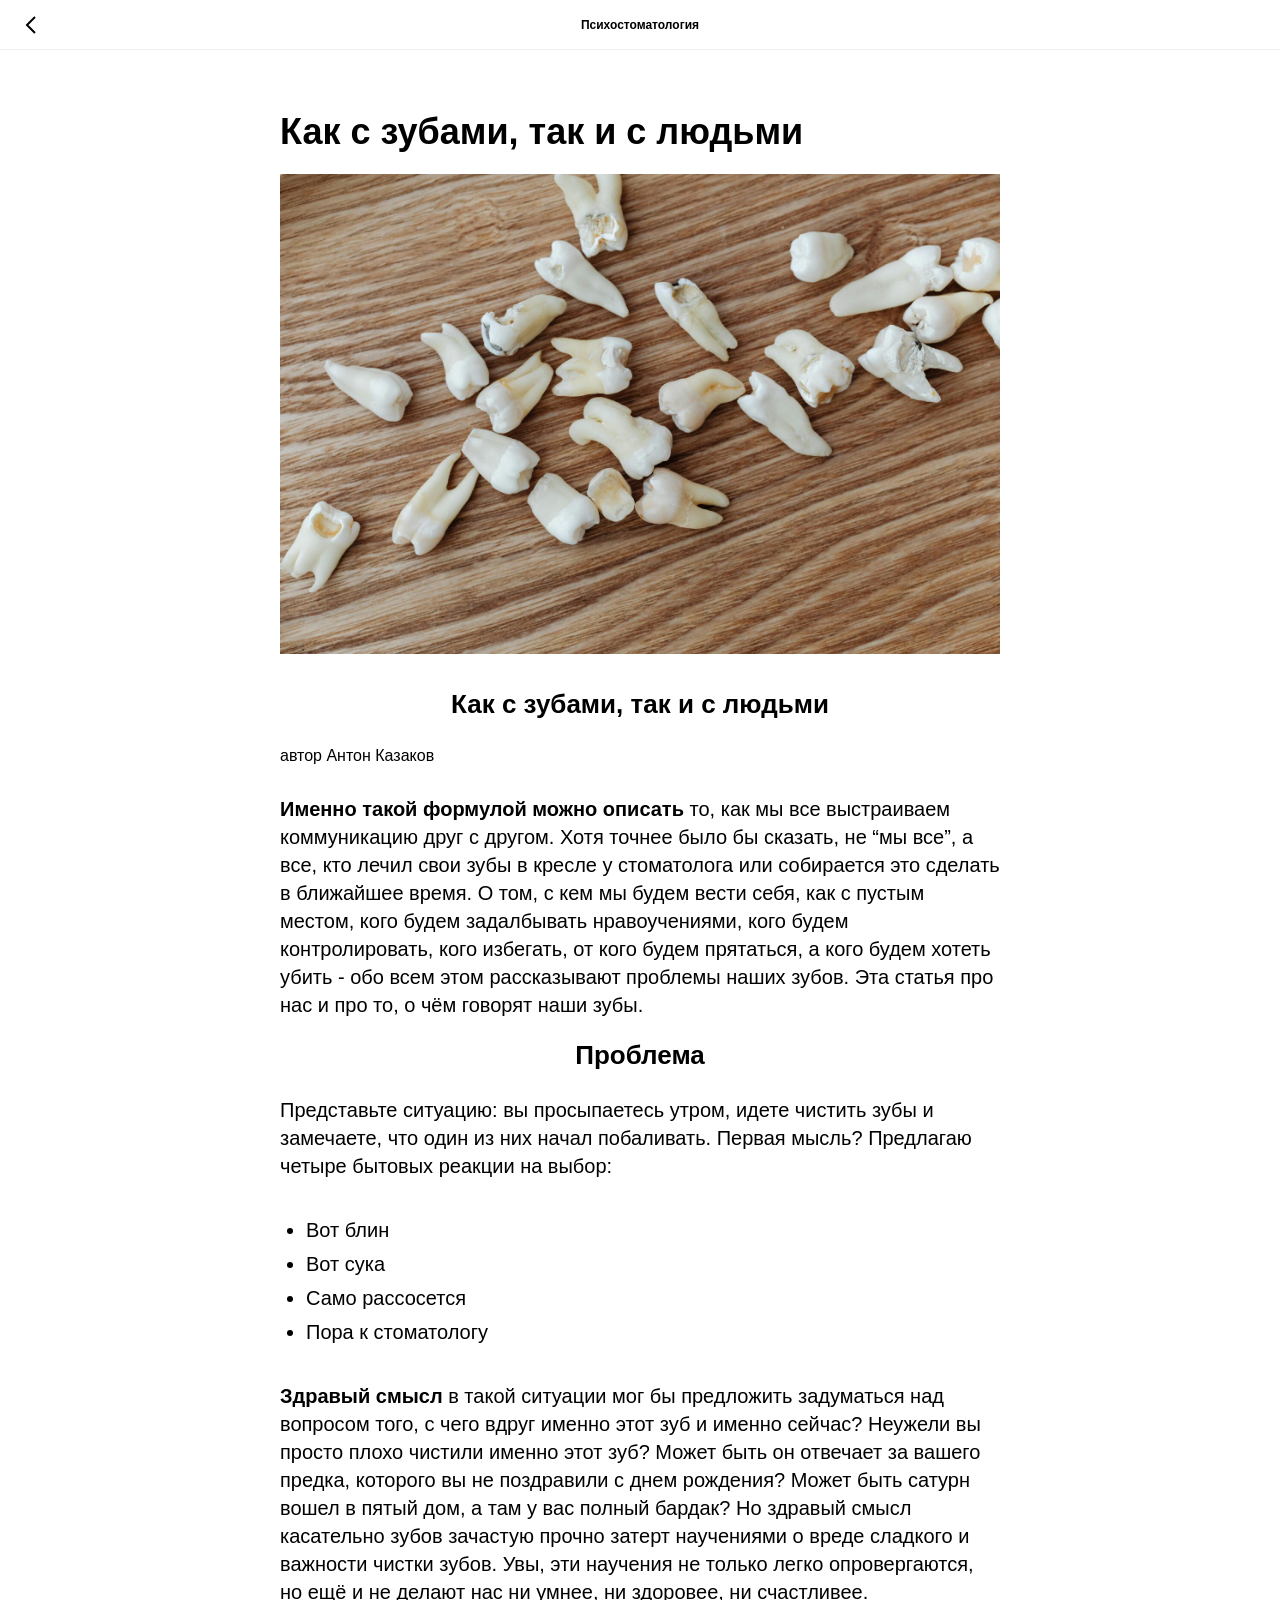
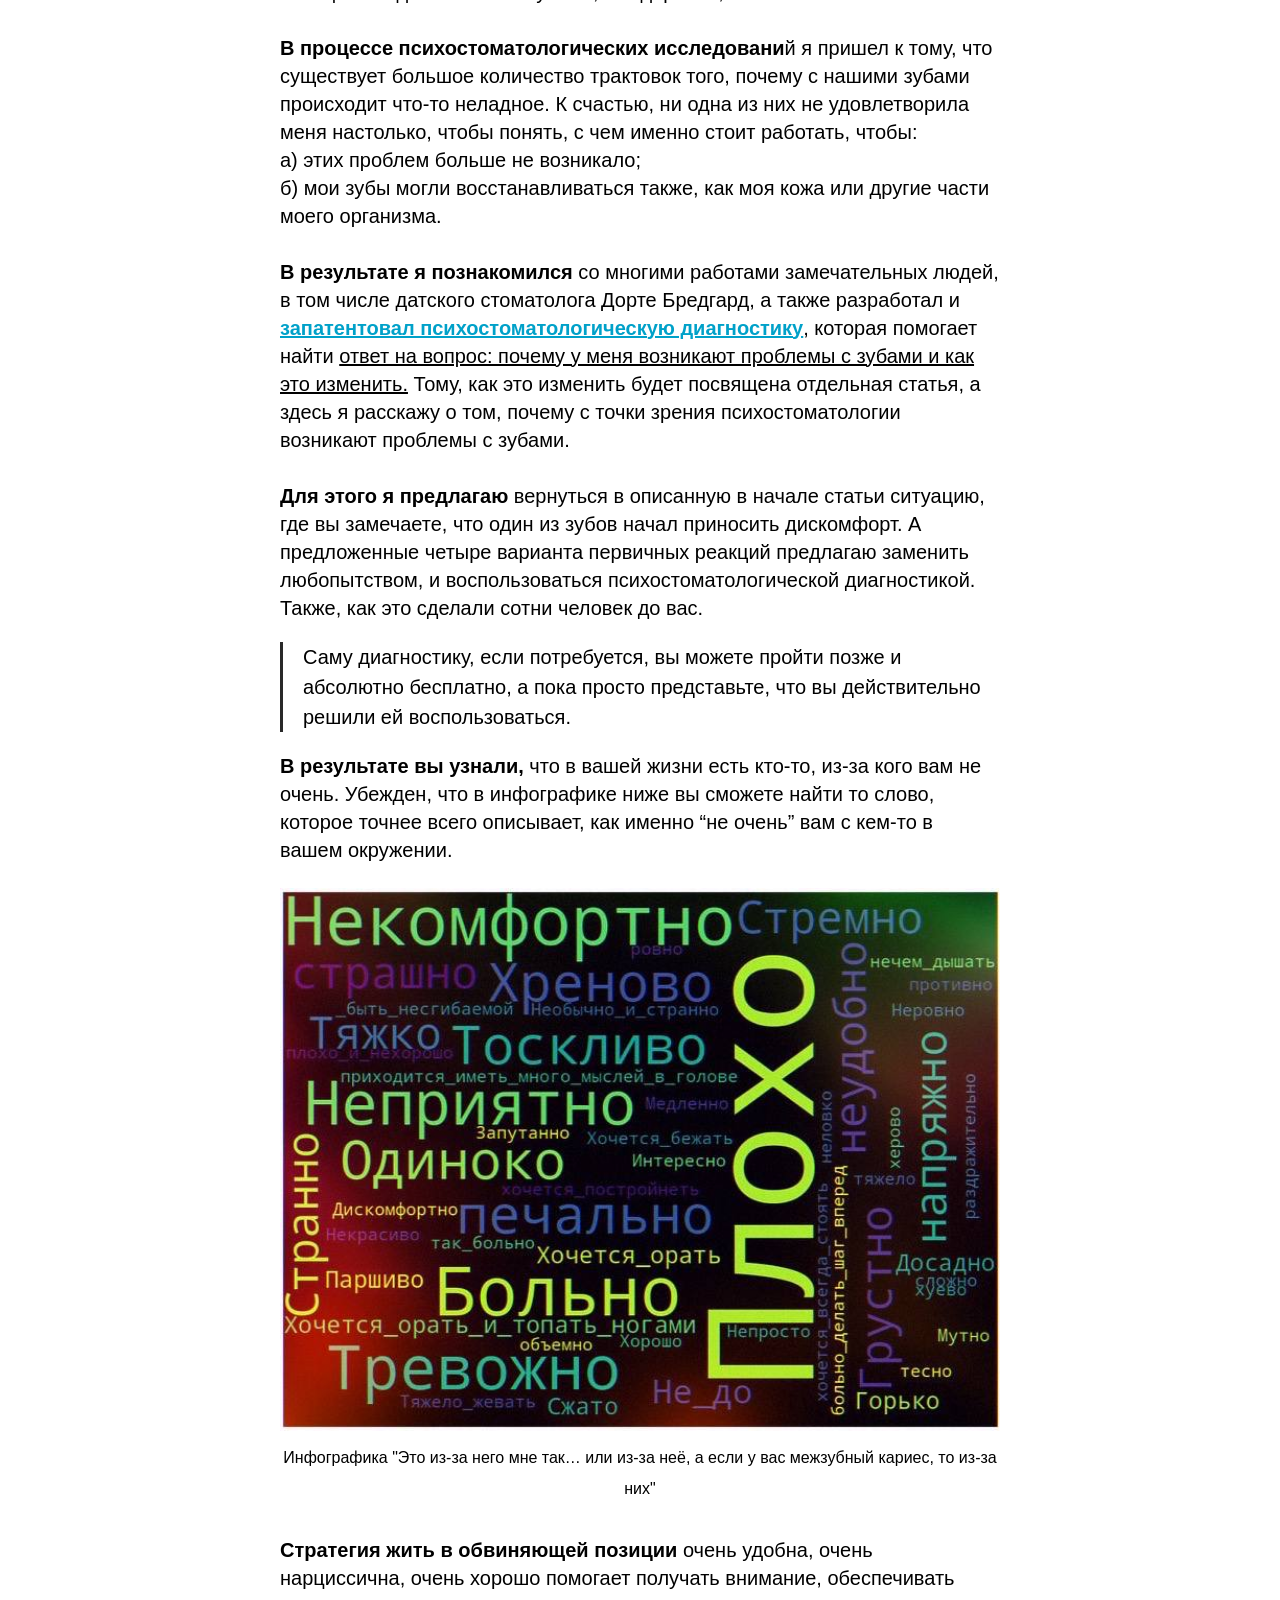
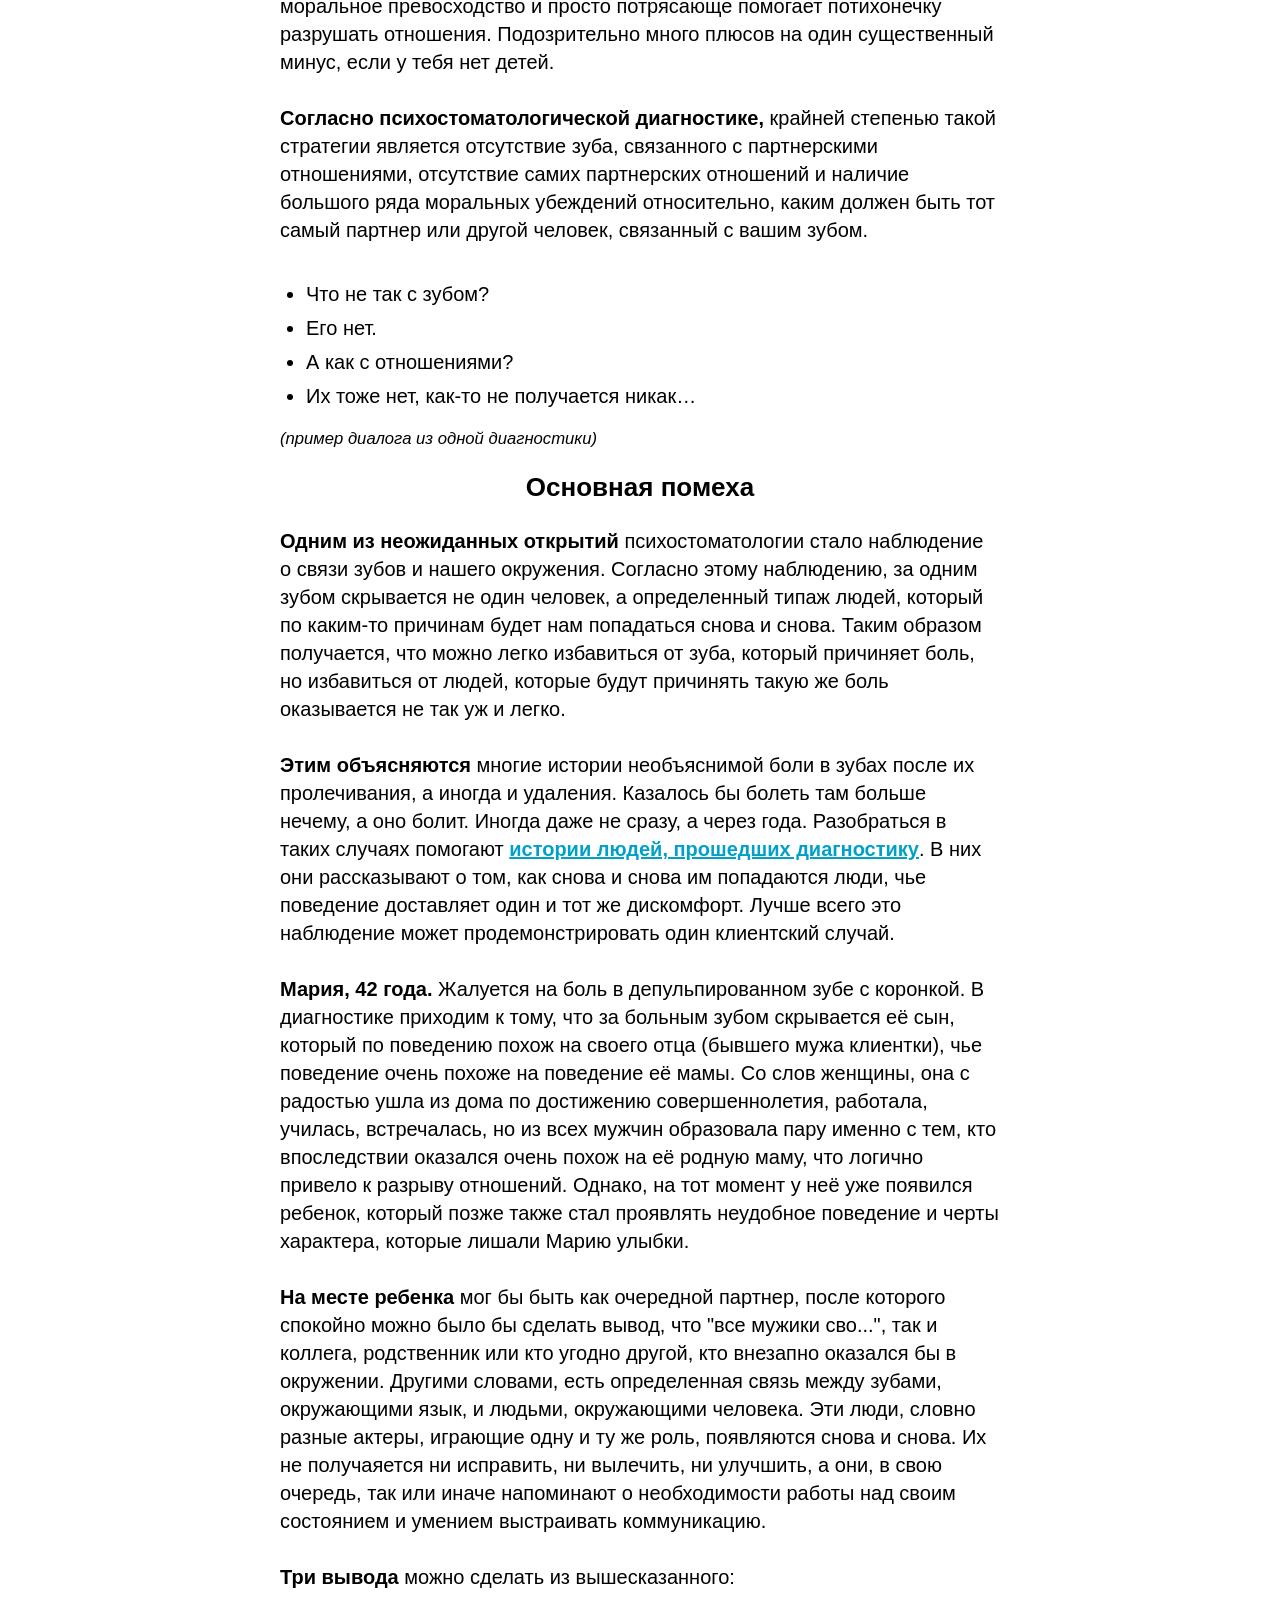
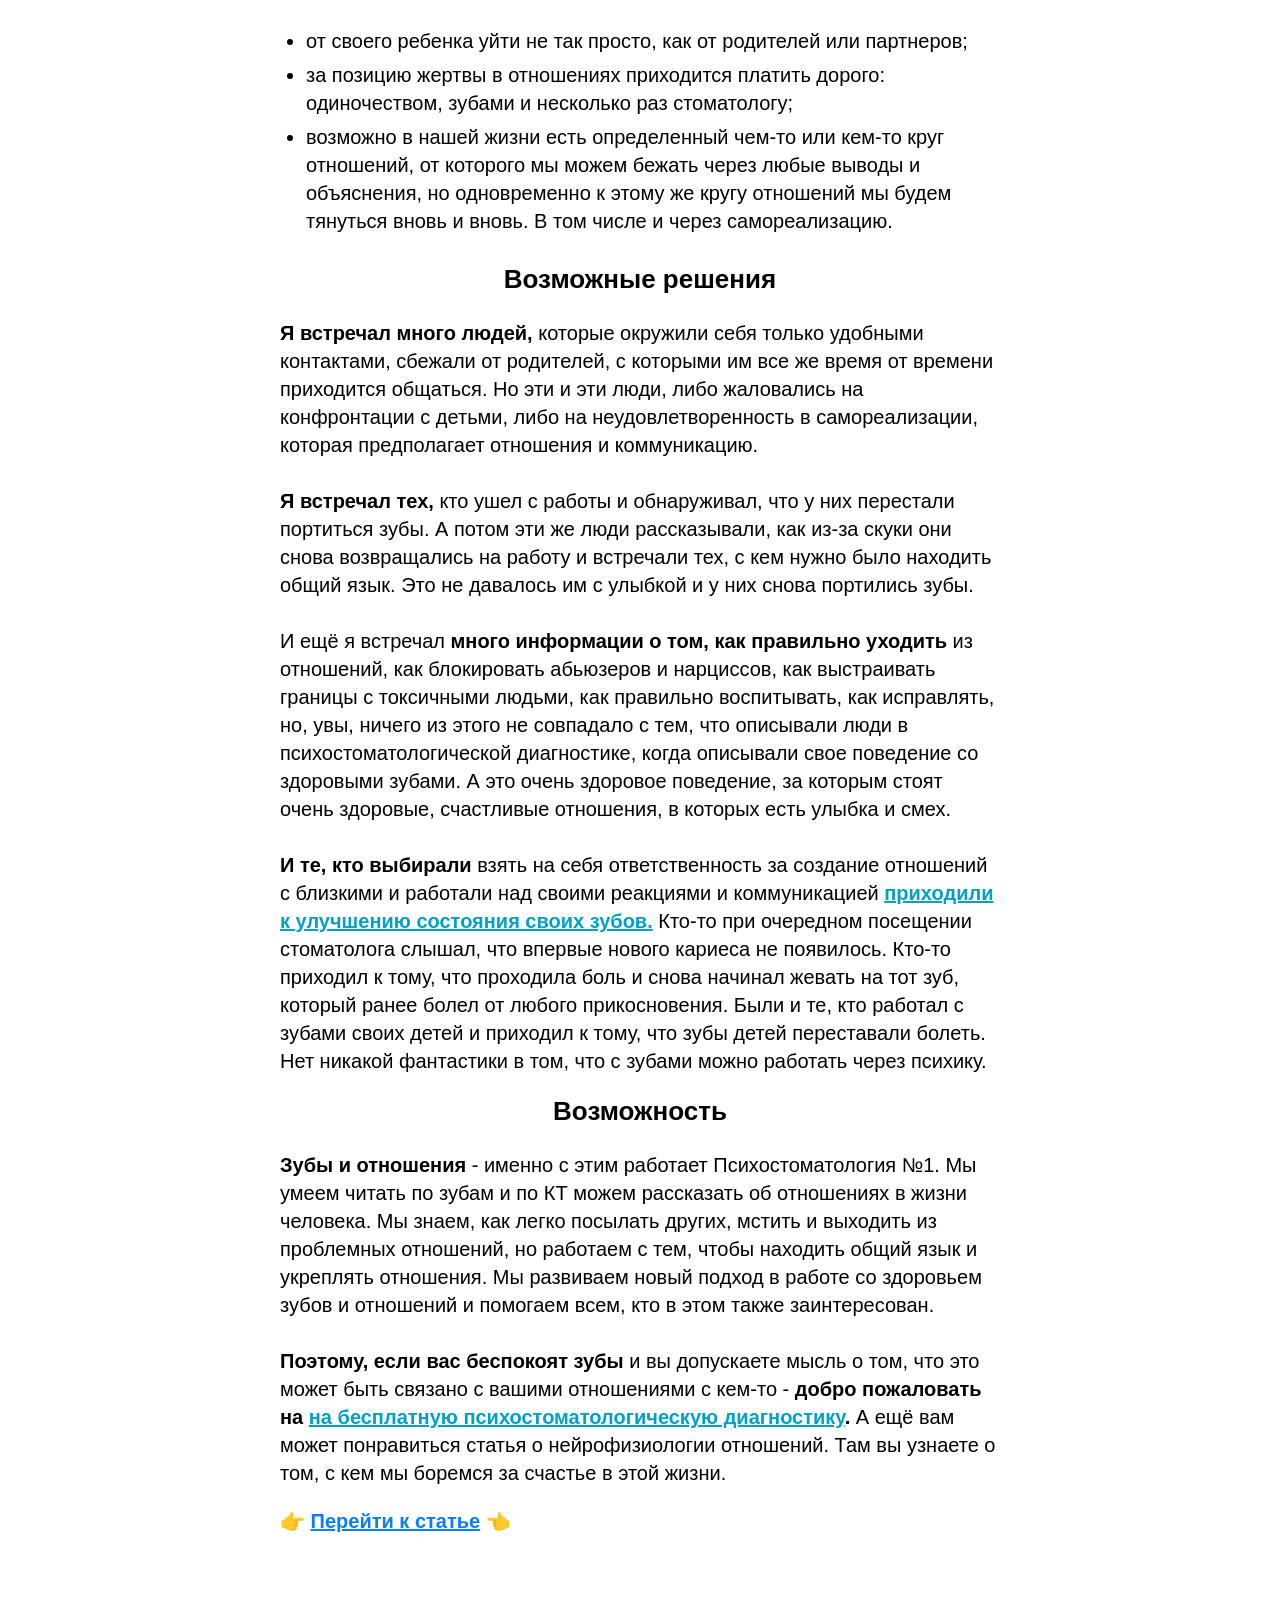
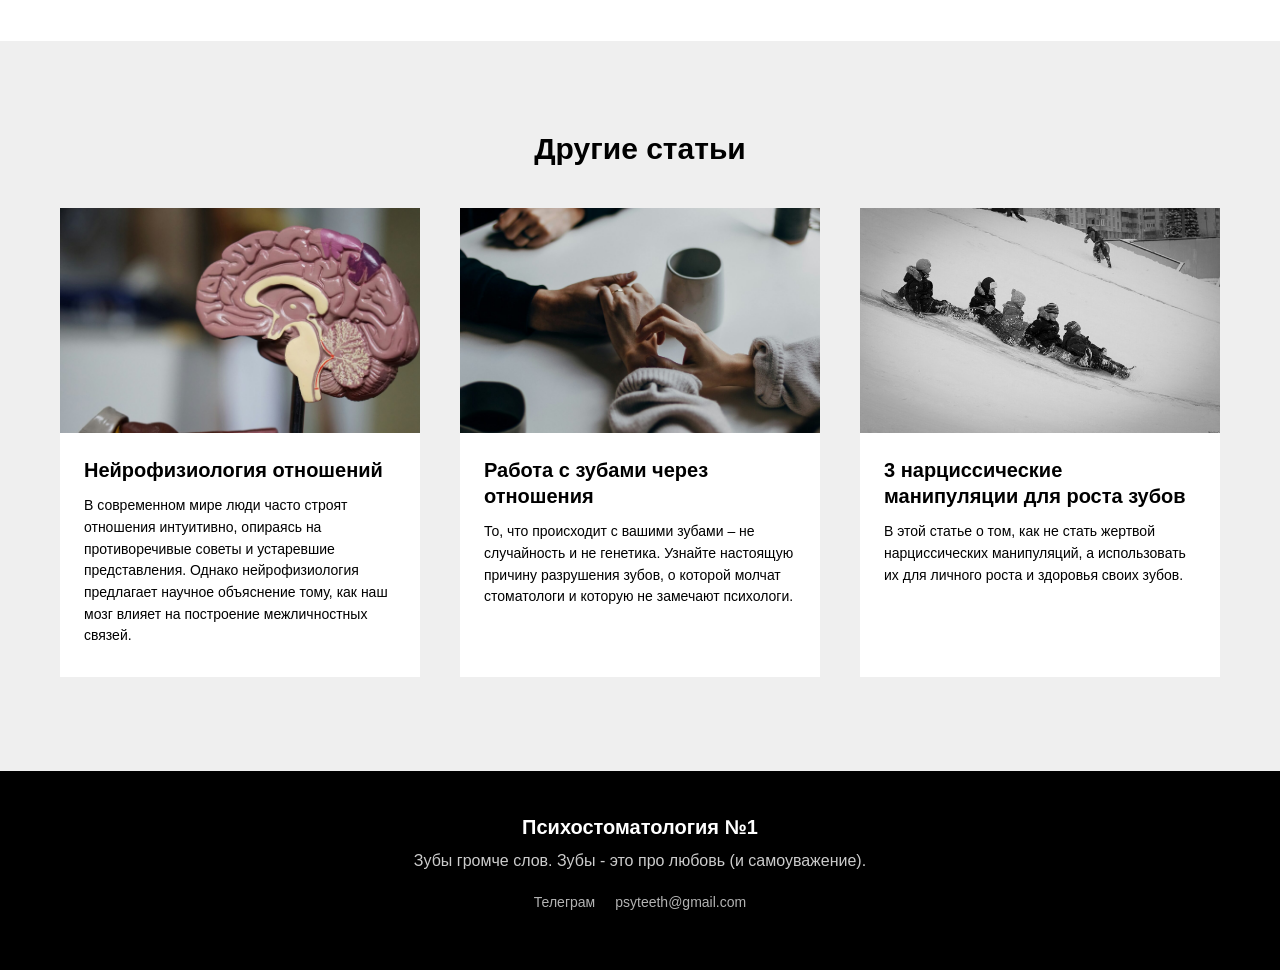
<file: tpost/2b5z7y31y1-kak-s-zubami-tak-i-s-lyudmi/index.html>
<!DOCTYPE html>
<html lang="ru">
<head>
<meta charset="utf-8">
<meta name="viewport" content="width=device-width, initial-scale=1">
<title>Как с зубами, так и с людьми - Казаков Антон</title>
<meta name="description" content="🦷 Что общего между удалением зуба и расставанием с партнером? Почему мы лечим зубы, но продолжаем испытывать боль? И самое интересное: почему люди с похожими проблемами в отношениях часто имеют похожие проблемы с зубами?">
<link rel="canonical" href="https://psyteeth.ru/tpost/2b5z7y31y1-kak-s-zubami-tak-i-s-lyudmi/">
<meta property="og:type" content="article">
<meta property="og:title" content="Как с зубами, так и с людьми">
<meta property="og:description" content="🦷 Что общего между удалением зуба и расставанием с партнером? Почему мы лечим зубы, но продолжаем испытывать боль? И самое интересное: почему люди с похожими проблемами в отношениях часто имеют похожие проблемы с зубами?">
<meta property="og:url" content="https://psyteeth.ru/tpost/2b5z7y31y1-kak-s-zubami-tak-i-s-lyudmi/">
<meta property="og:image" content="https://psyteeth.ru/assets/img/63343139-pexels-karolina-grab.jpg">
<meta name="twitter:card" content="summary_large_image">
<link rel="icon" href="../../assets/img/30326538-ttttt.svg" type="image/svg+xml">
<link rel="stylesheet" href="../../assets/css/style.css">
<script type="application/ld+json">{"@context": "https://schema.org", "@type": "BlogPosting", "headline": "Как с зубами, так и с людьми", "description": "🦷 Что общего между удалением зуба и расставанием с партнером? Почему мы лечим зубы, но продолжаем испытывать боль? И самое интересное: почему люди с похожими проблемами в отношениях часто имеют похожие проблемы с зубами?", "author": {"@type": "Person", "name": "Казаков Антон"}, "image": "https://psyteeth.ru/assets/img/63343139-pexels-karolina-grab.jpg", "mainEntityOfPage": "https://psyteeth.ru/tpost/2b5z7y31y1-kak-s-zubami-tak-i-s-lyudmi/"}</script>
</head>
<body>
<div class="post-bar">
  <a class="back" href="../../#blog" aria-label="Назад к блогу"><svg viewBox="0 0 24 24"><path d="M15 4 7 12l8 8"/></svg></a>
  <a class="post-bar__title" href="../../">Психостоматология</a>
</div>
<article class="post" itemscope itemtype="https://schema.org/BlogPosting">
  <h1 class="post__title" itemprop="headline">Как с зубами, так и с людьми</h1>
  <img class="post__cover" src="../../assets/img/63343139-pexels-karolina-grab.jpg" alt="причины кариеса пульпита флюса психосоматика зубов">
  <div class="post__body" itemprop="articleBody">
<blockquote class="t-redactor__preface"><p style="text-align: center;"><strong>Как с зубами, так и с людьми</strong></p></blockquote><div class="t-redactor__text"><p style="text-align: left;"><sup>автор Антон Казаков</sup></p></div><div class="t-redactor__text"><strong>Именно такой формулой можно описать </strong>то, как мы все выстраиваем коммуникацию друг с другом. Хотя точнее было бы сказать, не “мы все”, а все, кто лечил свои зубы в кресле у стоматолога или собирается это сделать в ближайшее время. О том, с кем мы будем вести себя, как с пустым местом, кого будем задалбывать нравоучениями, кого будем контролировать, кого избегать, от кого будем прятаться, а кого будем хотеть убить - обо всем этом рассказывают проблемы наших зубов. Эта статья про нас и про то, о чём говорят наши зубы.</div><blockquote class="t-redactor__preface"><p style="text-align: center;"><strong>Проблема</strong></p></blockquote><div class="t-redactor__text">Представьте ситуацию:<strong> </strong>вы просыпаетесь утром, идете чистить зубы и замечаете, что один из них начал побаливать. Первая мысль? Предлагаю четыре бытовых реакции на выбор:<br /><br /><ul><li>Вот блин</li><li>Вот сука</li><li>Само рассосется</li><li>Пора к стоматологу</li></ul><br /><strong>Здравый смысл</strong> в такой ситуации мог бы предложить задуматься над вопросом того, с чего вдруг именно этот зуб и именно сейчас? Неужели вы просто плохо чистили именно этот зуб? Может быть он отвечает за вашего предка, которого вы не поздравили с днем рождения? Может быть сатурн вошел в пятый дом, а там у вас полный бардак? Но здравый смысл касательно зубов зачастую прочно затерт научениями о вреде сладкого и важности чистки зубов. Увы, эти научения не только легко опровергаются, но ещё и не делают нас ни умнее, ни здоровее, ни счастливее.<br /><br /><strong>В процессе психостоматологических исследовани</strong>й я пришел к тому, что существует большое количество трактовок того, почему с нашими зубами происходит что-то неладное. К счастью, ни одна из них не удовлетворила меня настолько, чтобы понять, с чем именно стоит работать, чтобы:<br />а) этих проблем больше не возникало;<br />б) мои зубы могли восстанавливаться также, как моя кожа или другие части моего организма.<br /><br /><strong>В результате я познакомился</strong> со многими работами замечательных людей, в том числе датского стоматолога Дорте Бредгард, а также разработал и <strong><a href="https://t.me/psy_teeth/20312">запатентовал психостоматологическую диагностику</a></strong>, которая помогает найти <u>ответ на вопрос: почему у меня возникают проблемы с зубами и как это изменить.</u> Тому, как это изменить будет посвящена отдельная статья, а здесь я расскажу о том, почему с точки зрения психостоматологии возникают проблемы с зубами.<br /><br /><strong>Для этого я предлагаю</strong> вернуться в описанную в начале статьи ситуацию, где вы замечаете, что один из зубов начал приносить дискомфорт. А предложенные четыре варианта первичных реакций предлагаю заменить любопытством, и воспользоваться психостоматологической диагностикой. Также, как это сделали сотни человек до вас.</div><blockquote class="t-redactor__quote">Саму диагностику, если потребуется, вы можете пройти позже и абсолютно бесплатно, а пока просто представьте, что вы действительно решили ей воспользоваться.</blockquote><div class="t-redactor__text"><strong>В результате вы узнали, </strong>что в вашей жизни есть кто-то, из-за кого вам не очень. Убежден, что в инфографике ниже вы сможете найти то слово, которое точнее всего описывает, как именно “не очень” вам с кем-то в вашем окружении.</div><figure>
<img src="../../assets/img/37633266-photo_2024-11-26_13-.jpg" alt="Как с зубами, так и с людьми" loading="lazy">
</figure><div class="t-redactor__text"><p style="text-align: center;"><sup>Инфографика "Это из-за него мне так… или из-за неё, а если у вас межзубный кариес, то из-за них"</sup></p><br /><strong>Стратегия жить в обвиняющей позиции</strong> очень удобна, очень нарциссична, очень хорошо помогает получать внимание, обеспечивать моральное превосходство и просто потрясающе помогает потихонечку разрушать отношения. Подозрительно много плюсов на один существенный минус, если у тебя нет детей.<br /><br /><strong>Согласно психостоматологической диагностике,</strong> крайней степенью такой стратегии является отсутствие зуба, связанного с партнерскими отношениями, отсутствие самих партнерских отношений и наличие большого ряда моральных убеждений относительно, каким должен быть тот самый партнер или другой человек, связанный с вашим зубом.<br /><br /><ul><li>Что не так с зубом?</li><li>Его нет.</li><li>А как с отношениями?</li><li>Их тоже нет, как-то не получается никак…</li></ul><em><sub>(пример диалога из одной диагностики)</sub></em></div><blockquote class="t-redactor__preface"><p style="text-align: center;"><strong>Основная помеха</strong></p></blockquote><div class="t-redactor__text"><strong>Одним из неожиданных открытий</strong> психостоматологии стало наблюдение о связи зубов и нашего окружения. Согласно этому наблюдению, за одним зубом скрывается не один человек, а определенный типаж людей, который по каким-то причинам будет нам попадаться снова и снова. Таким образом получается, что можно легко избавиться от зуба, который причиняет боль, но избавиться от людей, которые будут причинять такую же боль оказывается не так уж и легко. <br /><br /><strong>Этим объясняются </strong>многие истории необъяснимой боли в зубах после их пролечивания, а иногда и удаления. Казалось бы болеть там больше нечему, а оно болит. Иногда даже не сразу, а через года. Разобраться в таких случаях помогают <strong><a href="https://t.me/psy_teeth/48310">истории людей, прошедших диагностику</a></strong>. В них они рассказывают о том, как снова и снова им попадаются люди, чье поведение доставляет один и тот же дискомфорт. Лучше всего это наблюдение может продемонстрировать один клиентский случай.<br /><br /><strong>Мария, 42 года.</strong> Жалуется на боль в депульпированном зубе с коронкой. В диагностике приходим к тому, что за больным зубом скрывается её сын, который по поведению похож на своего отца (бывшего мужа клиентки), чье поведение очень похоже на поведение её мамы. Со слов женщины, она с радостью ушла из дома по достижению совершеннолетия, работала, училась, встречалась, но из всех мужчин образовала пару именно с тем, кто впоследствии оказался очень похож на её родную маму, что логично привело к разрыву отношений. Однако, на тот момент у неё уже появился ребенок, который позже также стал проявлять неудобное поведение и черты характера, которые лишали Марию улыбки.<br /><br /><strong>На месте ребенка </strong>мог бы быть как очередной партнер, после которого спокойно можно было бы сделать вывод, что "все мужики сво...", так и коллега, родственник или кто угодно другой, кто внезапно оказался бы в окружении. Другими словами, есть определенная связь между зубами, окружающими язык, и людьми, окружающими человека. Эти люди, словно разные актеры, играющие одну и ту же роль, появляются снова и снова. Их не получаяется ни исправить, ни вылечить, ни улучшить, а они, в свою очередь, так или иначе напоминают о необходимости работы над своим состоянием и умением выстраивать коммуникацию. <br /><br /><strong>Три вывода</strong> можно сделать из вышесказанного:<br /><br /><ul><li>от своего ребенка уйти не так просто, как от родителей или партнеров;</li><li>за позицию жертвы в отношениях приходится платить дорого: одиночеством, зубами и несколько раз стоматологу;</li><li>возможно в нашей жизни есть определенный чем-то или кем-то круг отношений, от которого мы можем бежать через любые выводы и объяснения, но одновременно к этому же кругу отношений мы будем тянуться вновь и вновь. В том числе и через самореализацию.</li></ul></div><blockquote class="t-redactor__preface"><p style="text-align: center;"><strong>Возможные решения</strong></p></blockquote><div class="t-redactor__text"><strong>Я встречал много людей,</strong> которые окружили себя только удобными контактами, сбежали от родителей, с которыми им все же время от времени приходится общаться. Но эти и эти люди, либо жаловались на конфронтации с детьми, либо на неудовлетворенность в самореализации, которая предполагает отношения и коммуникацию.<br /><br /><strong>Я встречал тех,</strong> кто ушел с работы и обнаруживал, что у них перестали портиться зубы. А потом эти же люди рассказывали, как из-за скуки они снова возвращались на работу и встречали тех, с кем нужно было находить общий язык. Это не давалось им с улыбкой и у них снова портились зубы.<br /><br />И ещё я встречал <strong>много информации о том, как правильно уходить</strong> из отношений, как блокировать абьюзеров и нарциссов, как выстраивать границы с токсичными людьми, как правильно воспитывать, как исправлять, но, увы, ничего из этого не совпадало с тем, что описывали люди в психостоматологической диагностике, когда описывали свое поведение со здоровыми зубами. А это очень здоровое поведение, за которым стоят очень здоровые, счастливые отношения, в которых есть улыбка и смех.<br /><br /><strong>И те, кто выбирали</strong> взять на себя ответственность за создание отношений с близкими и работали над своими реакциями и коммуникацией <strong><a href="https://psyteeth.ru/#ref">приходили к улучшению состояния своих зубов.</a></strong> Кто-то при очередном посещении стоматолога слышал, что впервые нового кариеса не появилось. Кто-то приходил к тому, что проходила боль и снова начинал жевать на тот зуб, который ранее болел от любого прикосновения. Были и те, кто работал с зубами своих детей и приходил к тому, что зубы детей переставали болеть. Нет никакой фантастики в том, что с зубами можно работать через психику.</div><blockquote class="t-redactor__preface"><p style="text-align: center;"><strong>Возможность</strong></p></blockquote><div class="t-redactor__text"><strong>Зубы и отношения</strong> - именно с этим работает Психостоматология №1. Мы умеем читать по зубам и по КТ можем рассказать об отношениях в жизни человека. Мы знаем, как легко посылать других, мстить и выходить из проблемных отношений, но работаем с тем, чтобы находить общий язык и укреплять отношения. Мы развиваем новый подход в работе со здоровьем зубов и отношений и помогаем всем, кто в этом также заинтересован.<br /><br /><strong>Поэтому, если вас беспокоят зубы</strong> и вы допускаете мысль о том, что это может быть связано с вашими отношениями с кем-то - <strong>добро пожаловать на <a href="http://psyteeth.ru/#services">на бесплатную психостоматологическую диагности</a><a href="http://psyteeth.ru/#services">ку</a>.</strong> А ещё вам может понравиться статья о нейрофизиологии отношений. Там вы узнаете о том, с кем мы боремся за счастье в этой жизни.</div><div class="t-redactor__text"><strong style="color: rgb(10, 125, 252);">👉 <a href="../../tpost/4pg2djogx1-neirofiziologiya-otnoshenii/" style="color: rgb(10, 125, 252);">Перейти к статье</a> 👈</strong></div>
  </div>
</article>
<section class="related">
  <div class="container">
    <h2 class="section-title" style="font-size:30px;margin-bottom:40px">Другие статьи</h2>
    <div class="feed"><div class="feed__track">
<a class="card" href="../../tpost/4pg2djogx1-neirofiziologiya-otnoshenii/"><img class="card__img" src="../../assets/img/33373232-robina-weermeijer-3K.jpg" alt="нейрофизиология отношений, психофизиология отношений, психостоматология, кариес, отношения, развод, лимбическая система, стоматология" loading="lazy"><div class="card__body"><h3 class="card__title">Нейрофизиология отношений</h3><p class="card__descr">В современном мире люди часто строят отношения интуитивно, опираясь на противоречивые советы и устаревшие представления. Однако нейрофизиология предлагает научное объяснение тому, как наш мозг влияет на построение межличностных связей.</p></div></a>
<a class="card" href="../../tpost/xg83um4a61-rabota-s-zubami-cherez-otnosheniya/"><img class="card__img" src="../../assets/img/66316361-priscilla-du-preez-x.jpg" alt="Работа с зубами через отношения" loading="lazy"><div class="card__body"><h3 class="card__title">Работа с зубами через отношения</h3><p class="card__descr">То, что происходит с вашими зубами – не случайность и не генетика. Узнайте настоящую причину разрушения зубов, о которой молчат стоматологи и которую не замечают психологи.</p></div></a>
<a class="card" href="../../tpost/5kuc10joi1-3-nartsissicheskie-manipulyatsii-dlya-ro/"><img class="card__img" src="../../assets/img/65336437-photo.jpg" alt="3 нарциссические манипуляции для роста зубов" loading="lazy"><div class="card__body"><h3 class="card__title">3 нарциссические манипуляции для роста зубов</h3><p class="card__descr">В этой статье о том, как не стать жертвой нарциссических манипуляций, а использовать их для личного роста и здоровья своих зубов.</p></div></a>
    </div></div>
  </div>
</section>
<footer class="footer">
  <div class="footer__title">Психостоматология №1</div>
  <div class="footer__text">Зубы громче слов. Зубы - это про любовь (и самоуважение).</div>
  <div class="footer__links"><a href="https://t.me/psyteeth">Телеграм</a><a href="mailto:psyteeth@gmail.com">psyteeth@gmail.com</a></div>
</footer>
<script src="../../assets/js/main.js" defer></script>
</body>
</html>
</file>
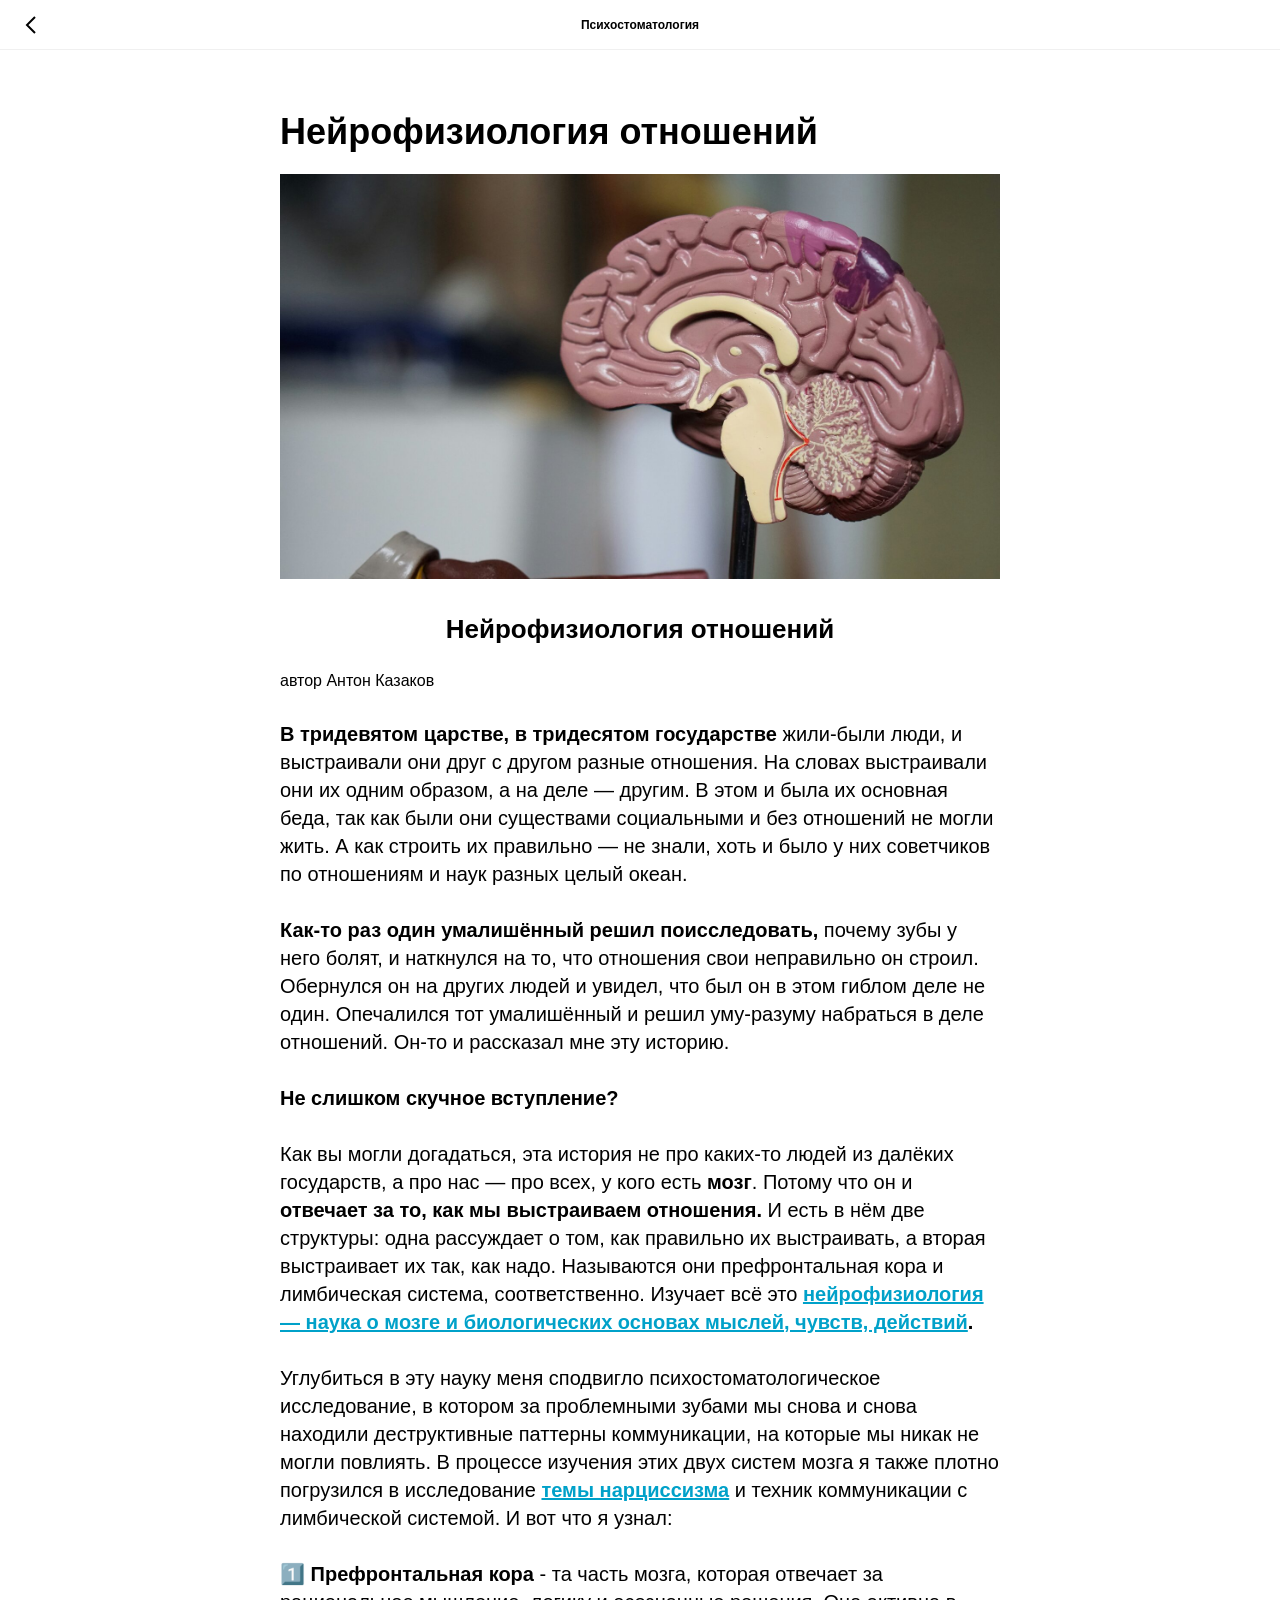
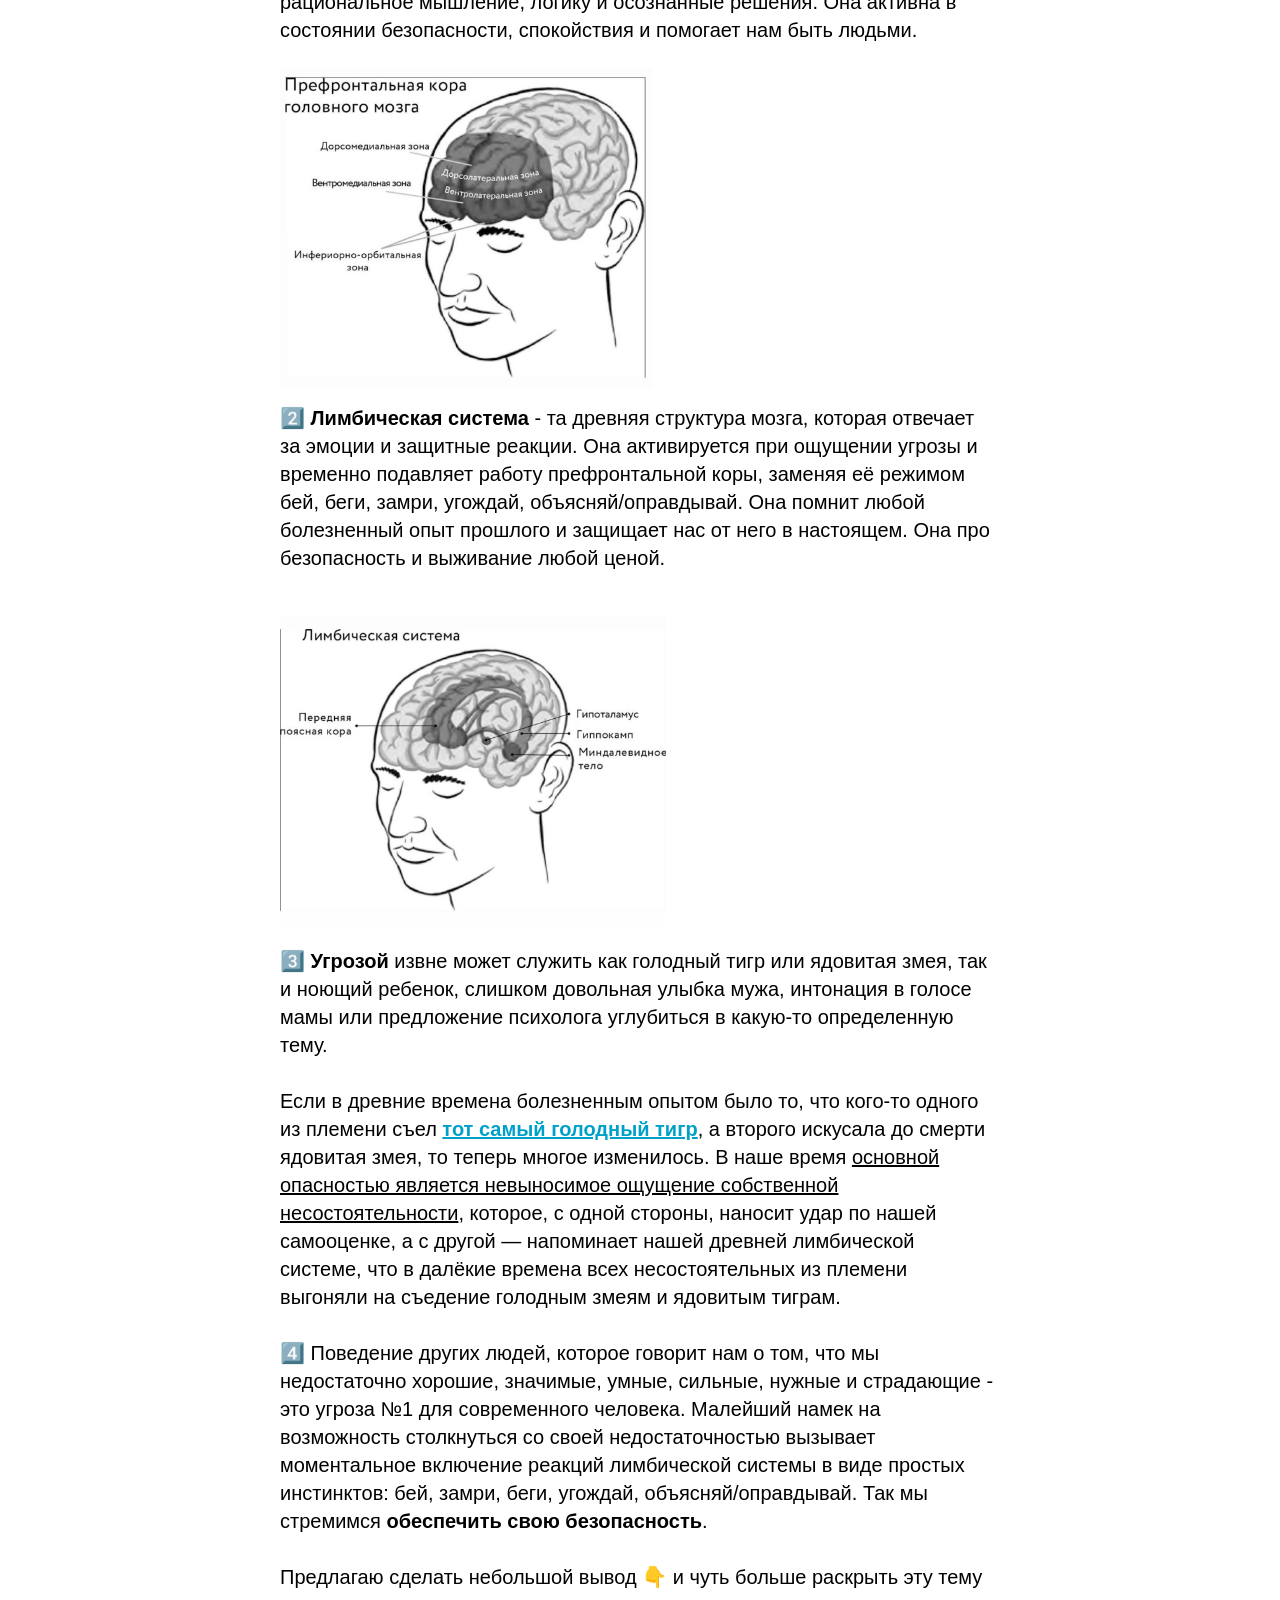
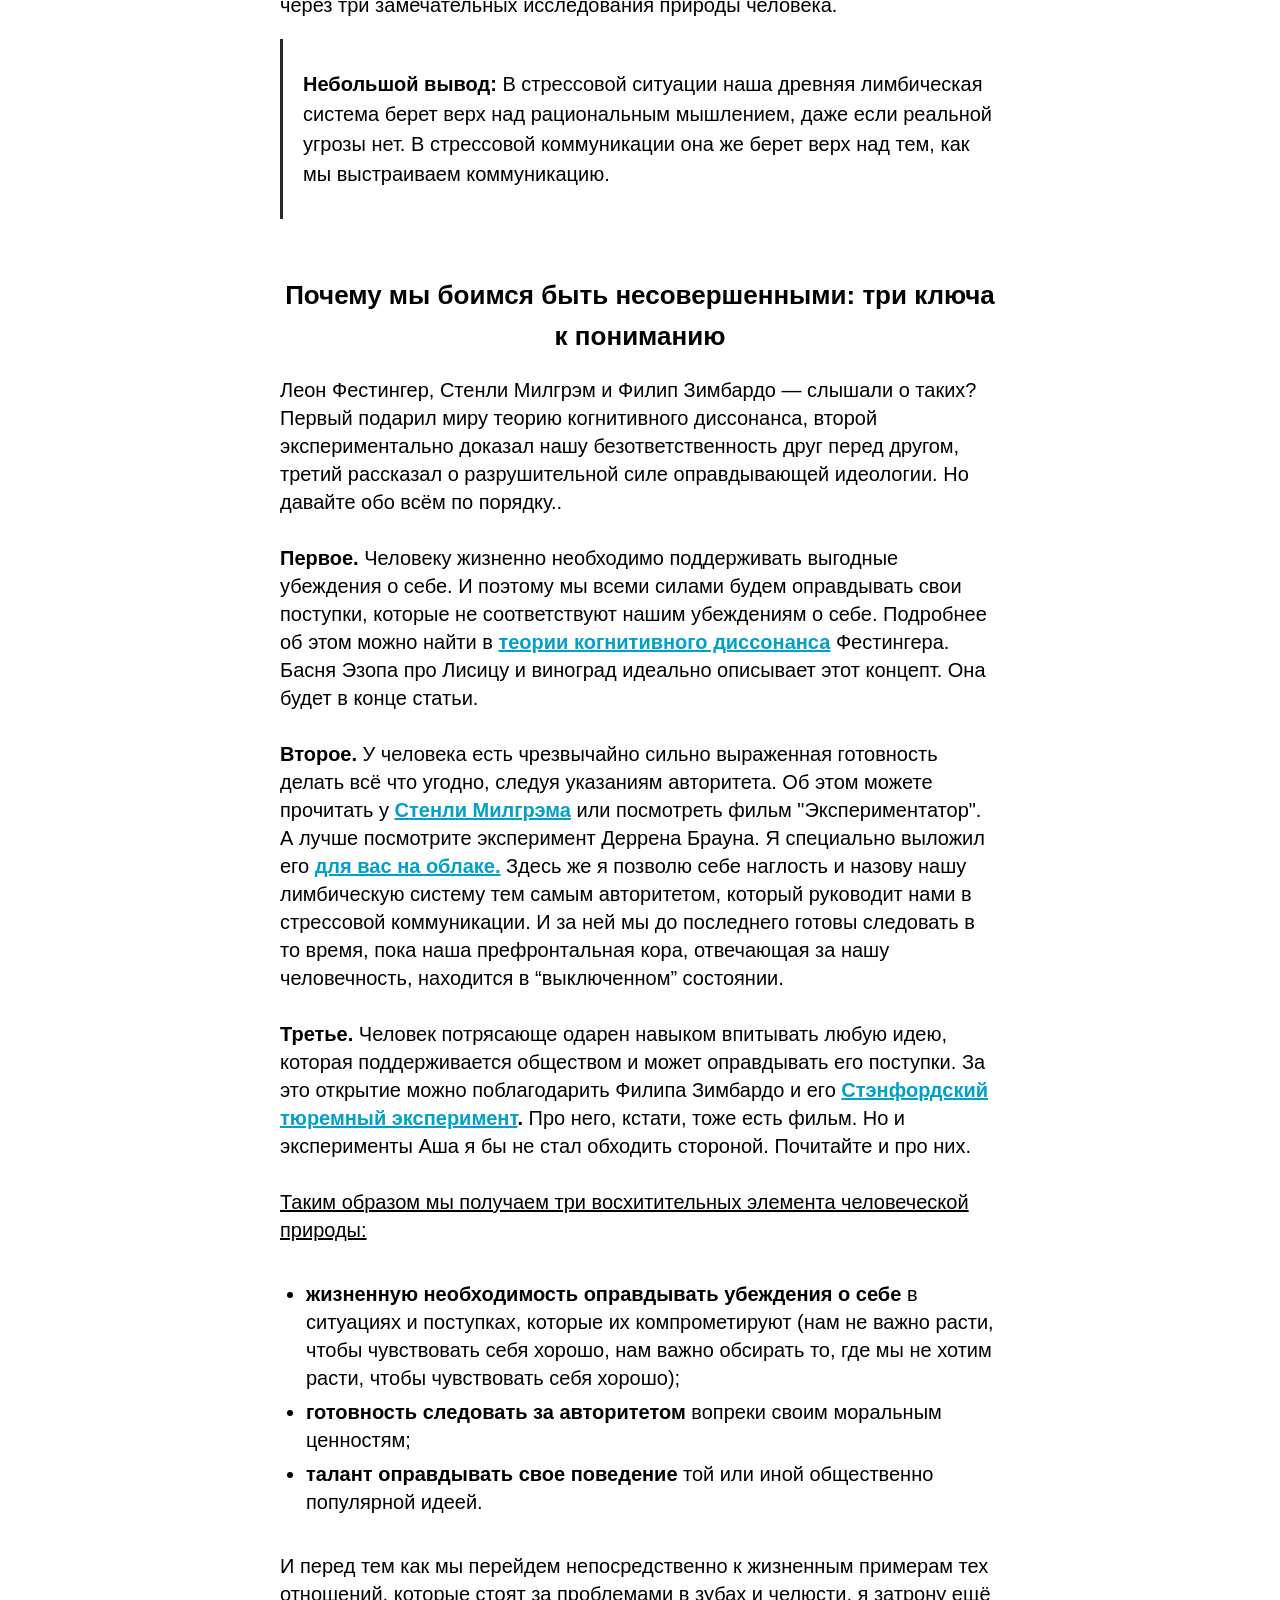
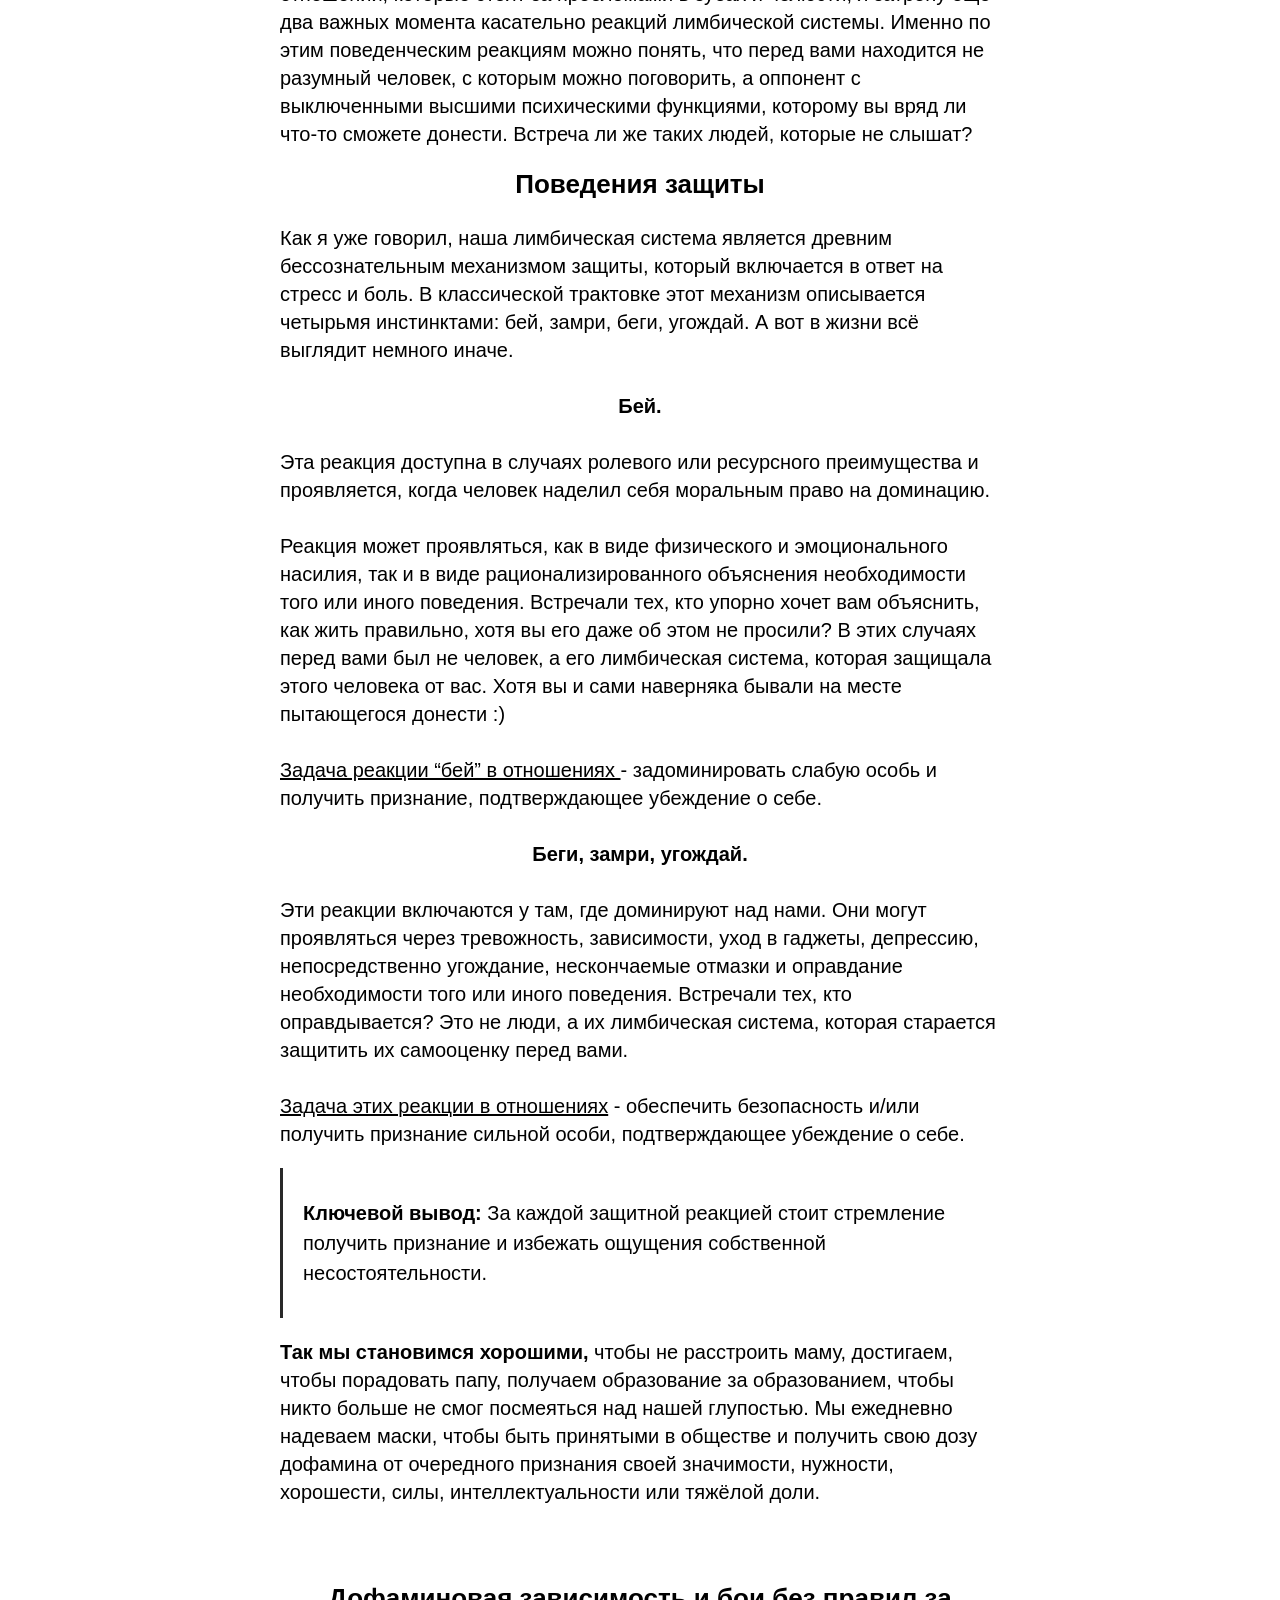
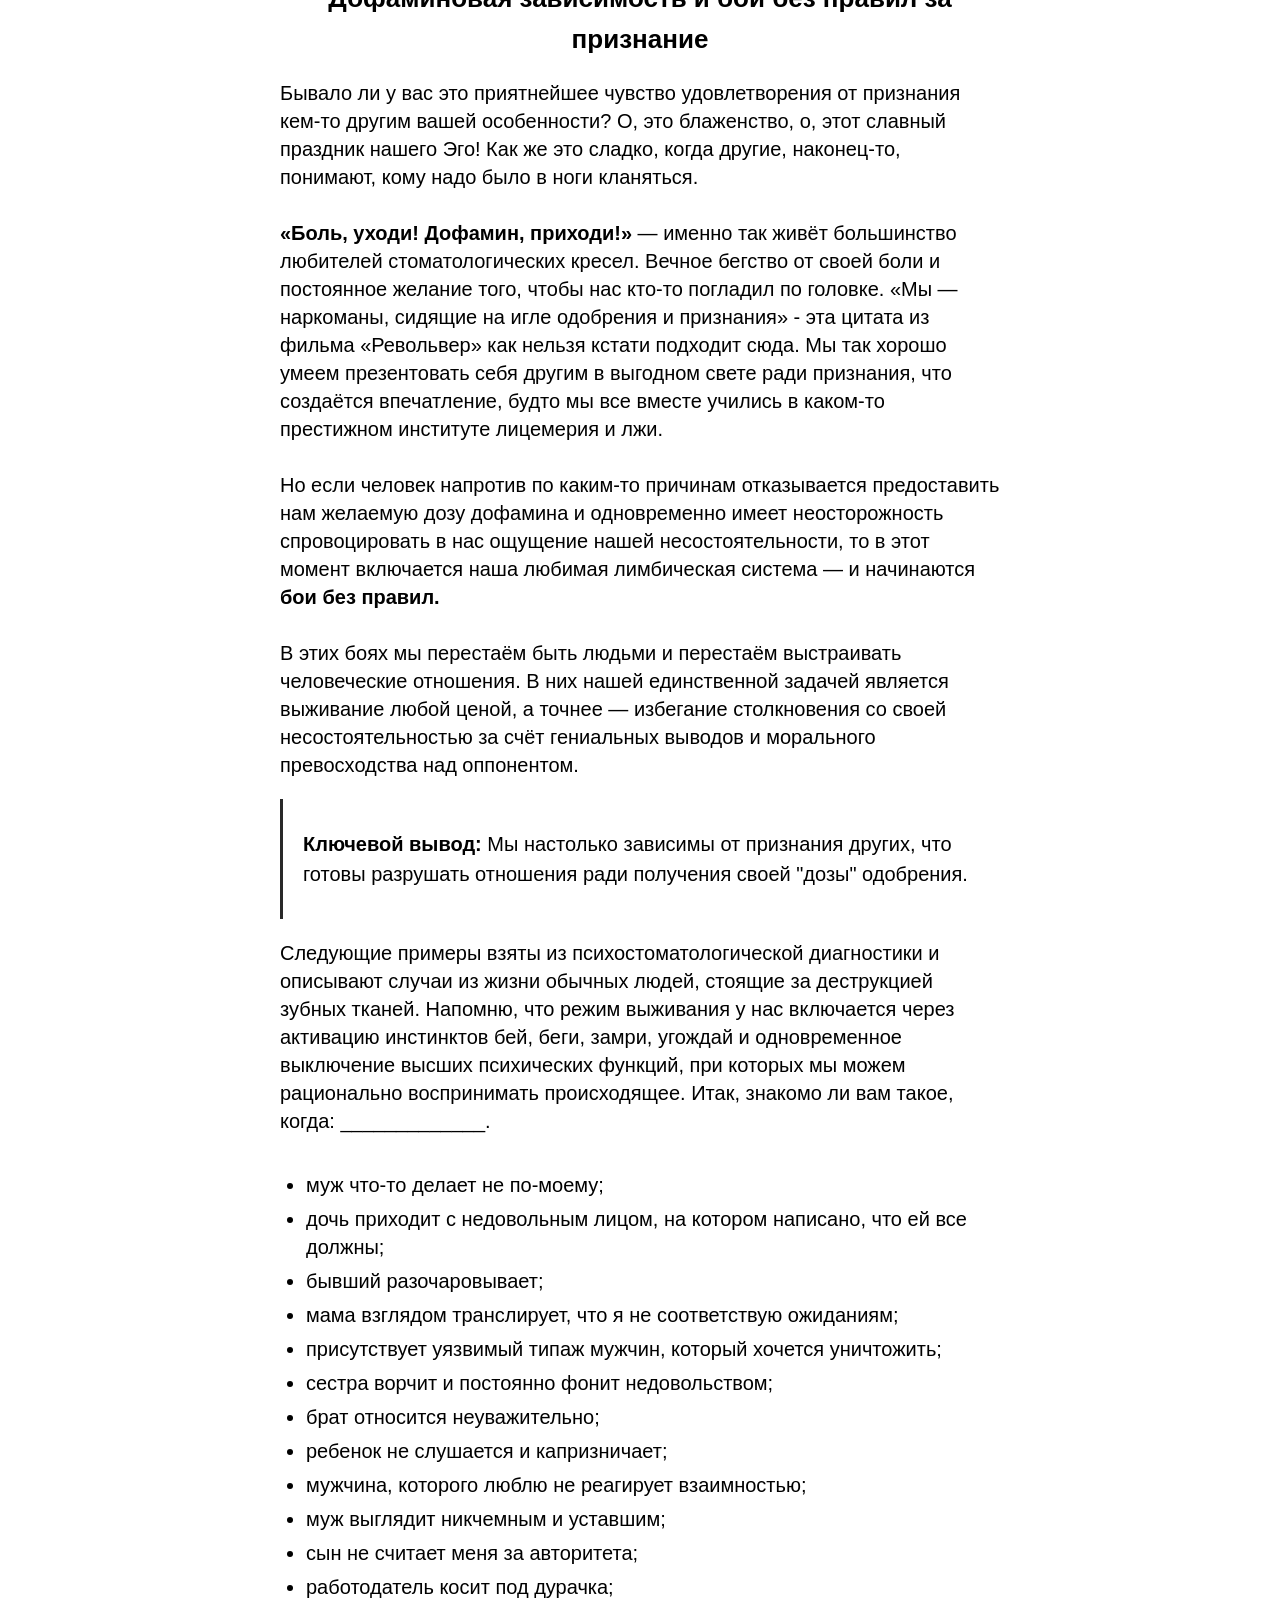
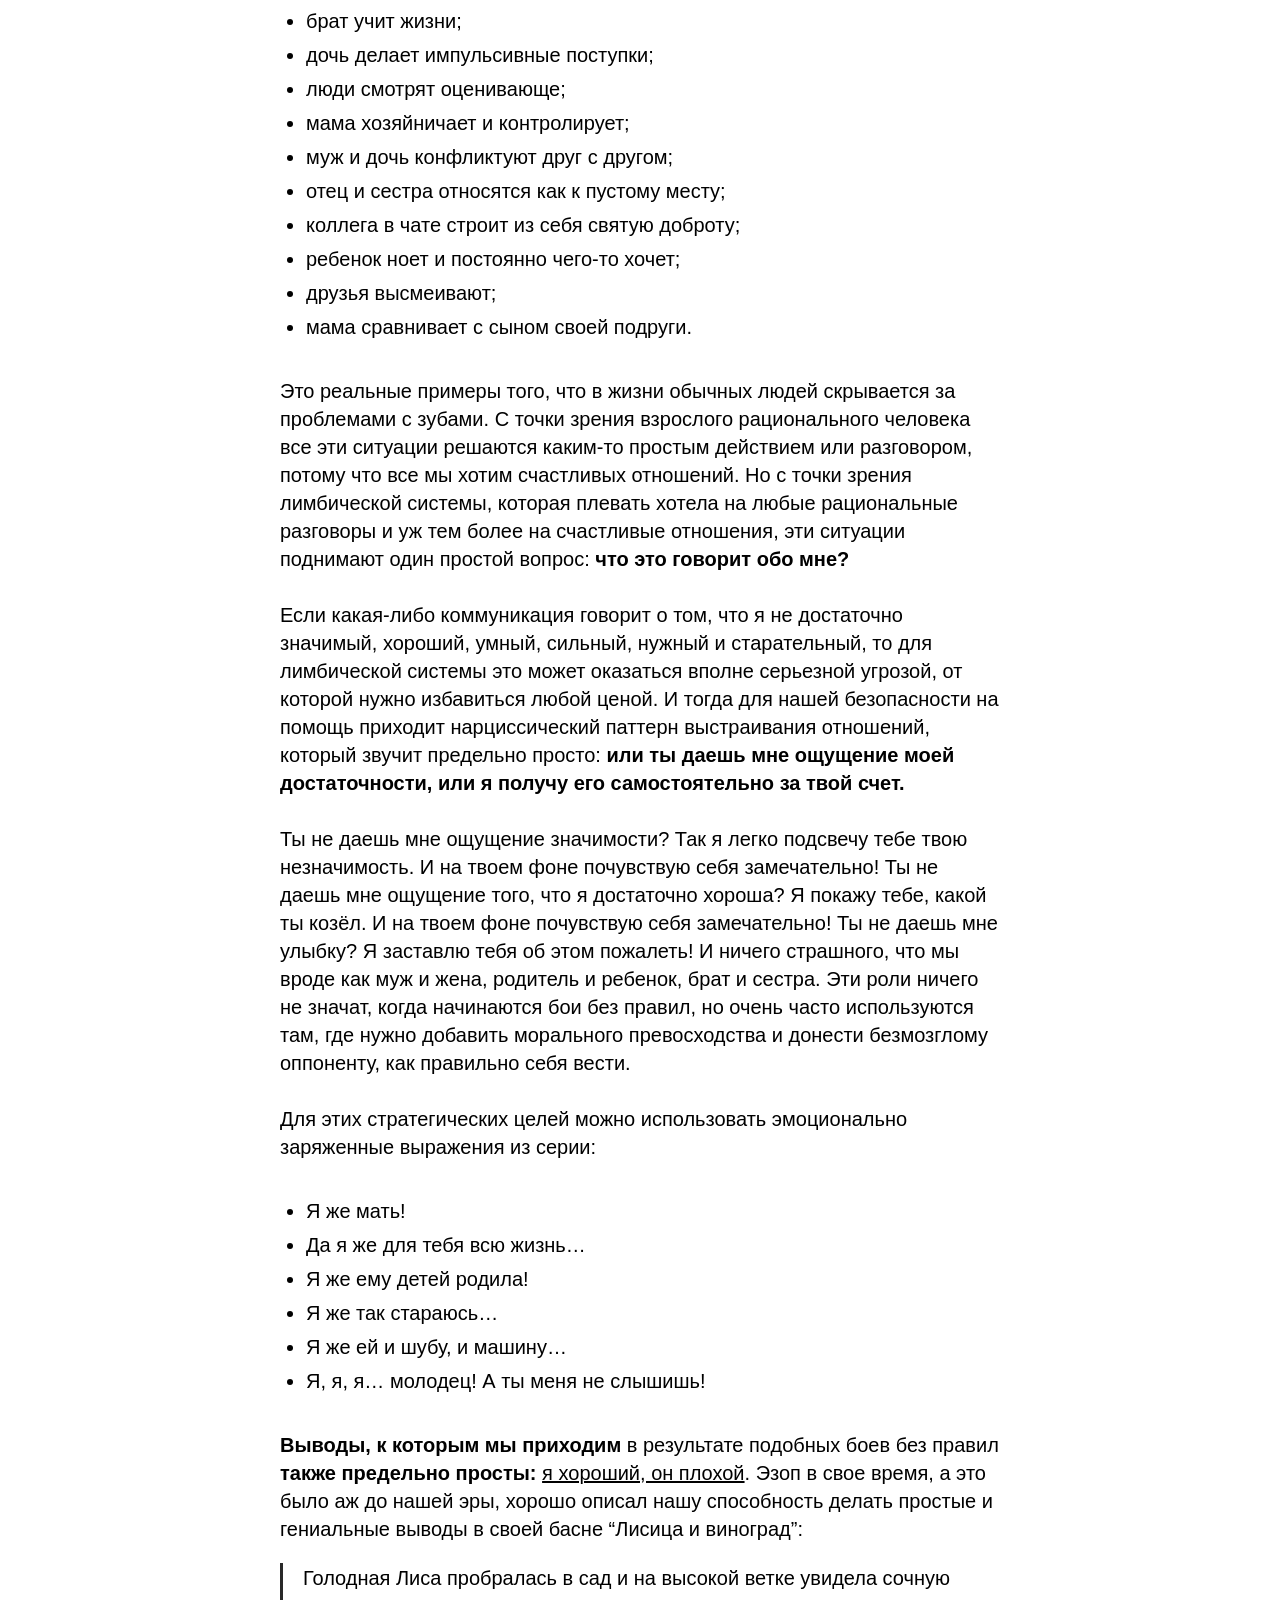
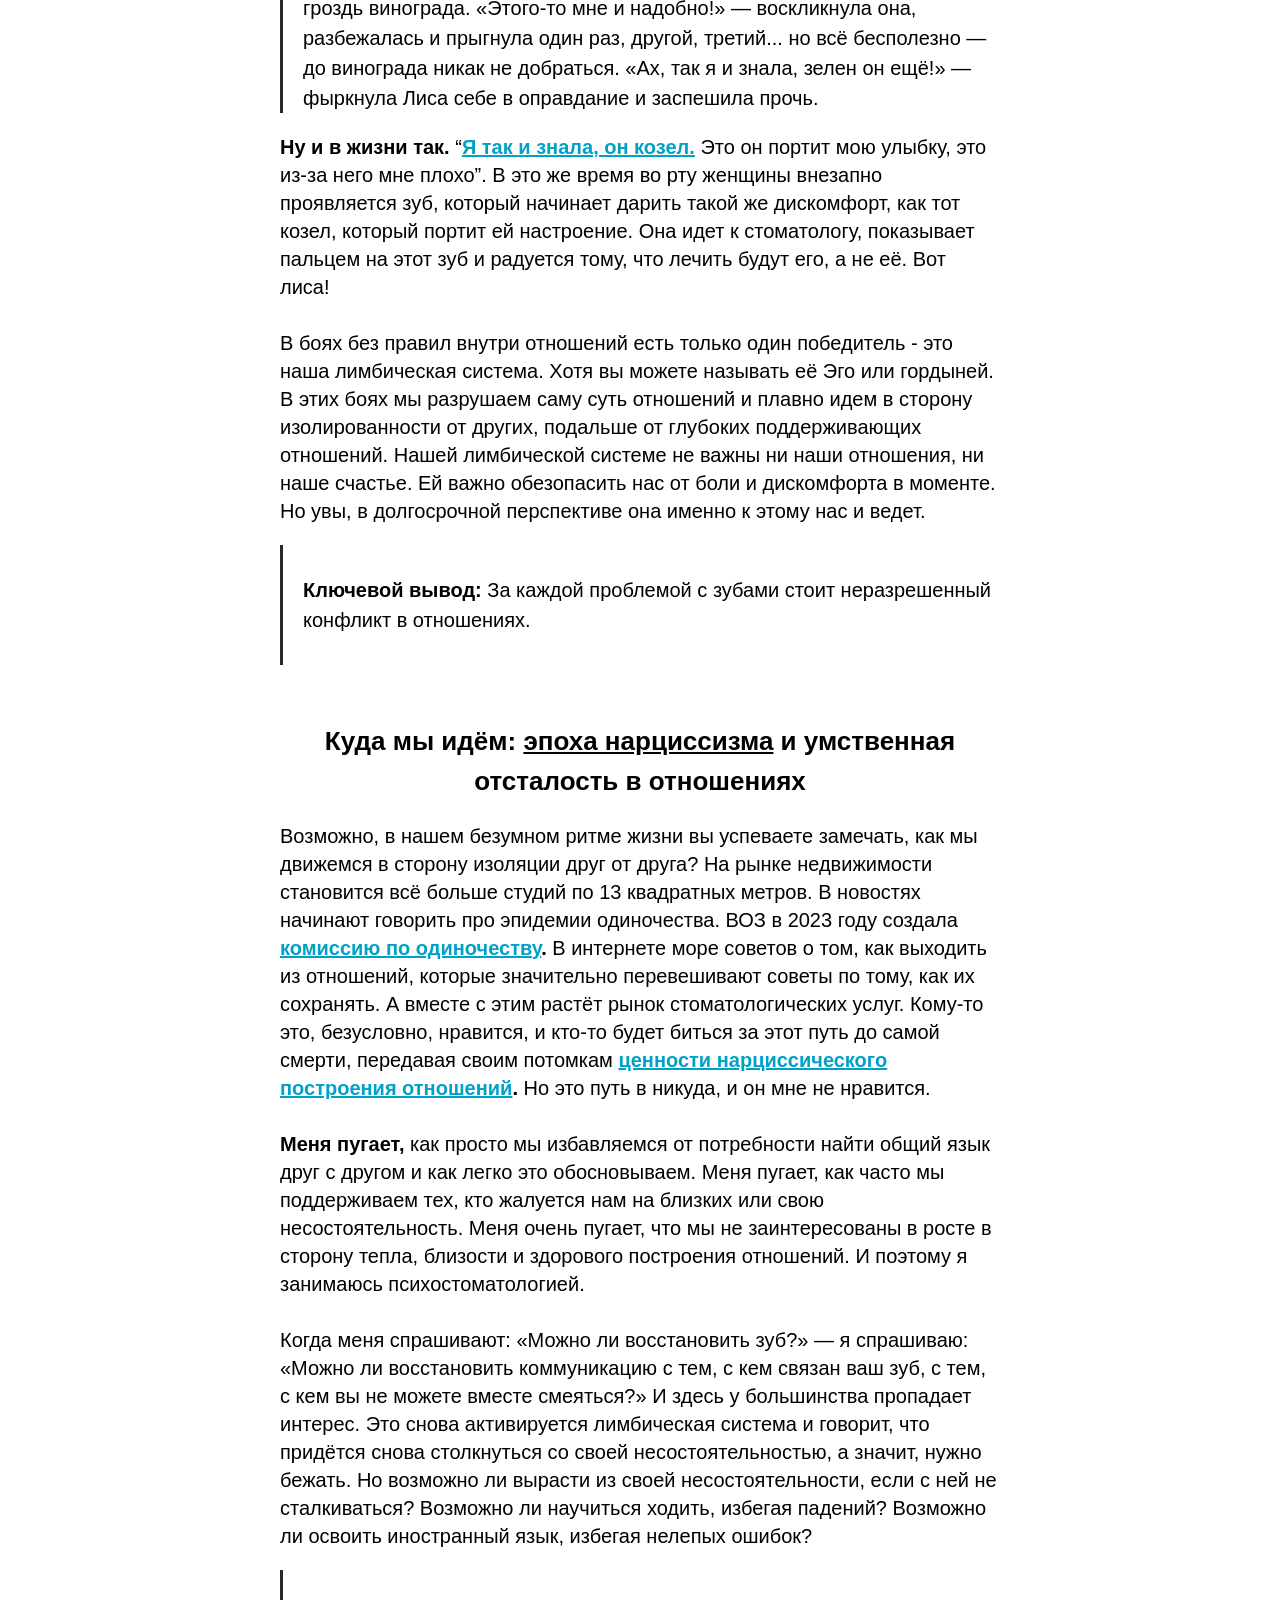
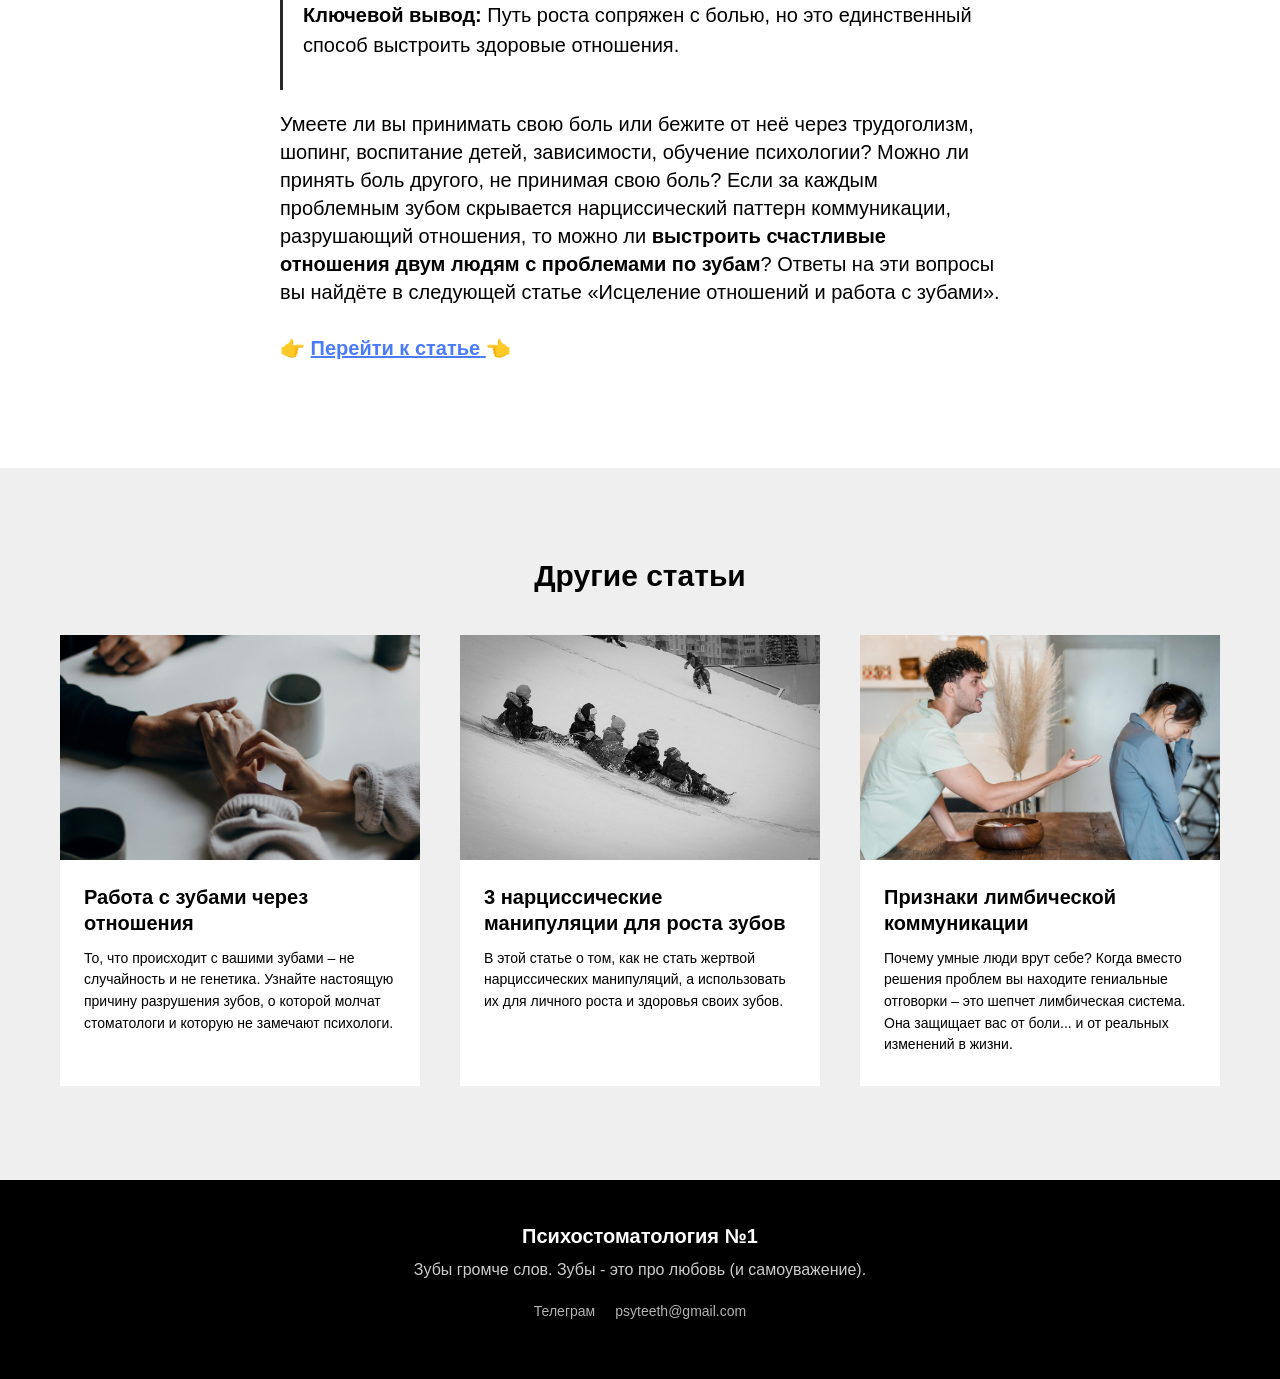
<file: tpost/4pg2djogx1-neirofiziologiya-otnoshenii/index.html>
<!DOCTYPE html>
<html lang="ru">
<head>
<meta charset="utf-8">
<meta name="viewport" content="width=device-width, initial-scale=1">
<title>Нейрофизиология отношений - Казаков Антон</title>
<meta name="description" content="В современном мире люди часто строят отношения интуитивно, опираясь на противоречивые советы и устаревшие представления. Однако нейрофизиология предлагает научное объяснение тому, как наш мозг влияет на построение межличностных связей.">
<link rel="canonical" href="https://psyteeth.ru/tpost/4pg2djogx1-neirofiziologiya-otnoshenii/">
<meta property="og:type" content="article">
<meta property="og:title" content="Нейрофизиология отношений">
<meta property="og:description" content="В современном мире люди часто строят отношения интуитивно, опираясь на противоречивые советы и устаревшие представления. Однако нейрофизиология предлагает научное объяснение тому, как наш мозг влияет на построение межличностных связей.">
<meta property="og:url" content="https://psyteeth.ru/tpost/4pg2djogx1-neirofiziologiya-otnoshenii/">
<meta property="og:image" content="https://psyteeth.ru/assets/img/33373232-robina-weermeijer-3K.jpg">
<meta name="twitter:card" content="summary_large_image">
<link rel="icon" href="../../assets/img/30326538-ttttt.svg" type="image/svg+xml">
<link rel="stylesheet" href="../../assets/css/style.css">
<script type="application/ld+json">{"@context": "https://schema.org", "@type": "BlogPosting", "headline": "Нейрофизиология отношений", "description": "В современном мире люди часто строят отношения интуитивно, опираясь на противоречивые советы и устаревшие представления. Однако нейрофизиология предлагает научное объяснение тому, как наш мозг влияет на построение межличностных связей.", "author": {"@type": "Person", "name": "Казаков Антон"}, "image": "https://psyteeth.ru/assets/img/33373232-robina-weermeijer-3K.jpg", "mainEntityOfPage": "https://psyteeth.ru/tpost/4pg2djogx1-neirofiziologiya-otnoshenii/"}</script>
</head>
<body>
<div class="post-bar">
  <a class="back" href="../../#blog" aria-label="Назад к блогу"><svg viewBox="0 0 24 24"><path d="M15 4 7 12l8 8"/></svg></a>
  <a class="post-bar__title" href="../../">Психостоматология</a>
</div>
<article class="post" itemscope itemtype="https://schema.org/BlogPosting">
  <h1 class="post__title" itemprop="headline">Нейрофизиология отношений</h1>
  <img class="post__cover" src="../../assets/img/33373232-robina-weermeijer-3K.jpg" alt="нейрофизиология отношений, психофизиология отношений, психостоматология, кариес, отношения, развод, лимбическая система, стоматология">
  <div class="post__body" itemprop="articleBody">
<blockquote class="t-redactor__preface"><p style="text-align: center;"><strong>Нейрофизиология отношений</strong></p></blockquote><div class="t-redactor__text"><p style="text-align: left;"><sup>автор Антон Казаков</sup></p></div><div class="t-redactor__text"><strong>В тридевятом царстве, в тридесятом государстве</strong> жили-были люди, и выстраивали они друг с другом разные отношения. На словах выстраивали они их одним образом, а на деле — другим. В этом и была их основная беда, так как были они существами социальными и без отношений не могли жить. А как строить их правильно — не знали, хоть и было у них советчиков по отношениям и наук разных целый океан.<br /><br /><strong>Как-то раз один умалишённый решил поисследовать,</strong> почему зубы у него болят, и наткнулся на то, что отношения свои неправильно он строил. Обернулся он на других людей и увидел, что был он в этом гиблом деле не один. Опечалился тот умалишённый и решил уму-разуму набраться в деле отношений. Он-то и рассказал мне эту историю.<br /><br /><strong>Не слишком скучное вступление?</strong><br /><br />Как вы могли догадаться, эта история не про каких-то людей из далёких государств, а про нас — про всех, у кого есть <strong>мозг</strong>. Потому что он и <strong>отвечает за то, как мы выстраиваем отношения.</strong> И есть в нём две структуры: одна рассуждает о том, как правильно их выстраивать, а вторая выстраивает их так, как надо. Называются они префронтальная кора и лимбическая система, соответственно. Изучает всё это <strong><a href="https://t.me/psy_teeth/22624">нейрофизиология — наука о мозге и биологических основах мыслей, чувств, действий</a>.</strong><br /><br />Углубиться в эту науку меня сподвигло психостоматологическое исследование, в котором за проблемными зубами мы снова и снова находили деструктивные паттерны коммуникации, на которые мы никак не могли повлиять. В процессе изучения этих двух систем мозга я также плотно погрузился в исследование <strong><a href="https://t.me/psy_teeth/33953">темы нарциссизма</a> </strong>и техник коммуникации с лимбической системой. И вот что я узнал:<br /><br />	<strong>1️⃣ Префронтальная кора </strong>- та часть мозга, которая отвечает за рациональное мышление, логику и осознанные решения. Она активна в состоянии безопасности, спокойствия и помогает нам быть людьми. </div><figure>
<img src="../../assets/img/39623364-photo_2025-01-17_22-.jpg"  style=" width: 51.71%;  height: 44.50%; "  >
</figure><div class="t-redactor__text"><strong>2️⃣ Лимбическая система</strong> - та древняя структура мозга, которая отвечает за эмоции и защитные реакции. Она активируется при ощущении угрозы и временно подавляет работу префронтальной коры, заменяя её режимом бей, беги, замри, угождай, объясняй/оправдывай. Она помнит любой болезненный опыт прошлого и защищает нас от него в настоящем. Она про безопасность и выживание любой ценой.</div><div class="t-redactor__text"><strong></strong></div><figure>
<img src="../../assets/img/33393864-photo_2025-01-17_22-.jpg"  style=" width: 53.55%;  height: 43.68%; "  >
</figure><div class="t-redactor__text"><strong>3️⃣ Угрозой</strong> извне может служить как голодный тигр или ядовитая змея, так и ноющий ребенок, слишком довольная улыбка мужа, интонация в голосе мамы или предложение психолога углубиться в какую-то определенную тему.<br /><br />Если в древние времена болезненным опытом было то, что кого-то одного из племени съел <strong><a href="https://t.me/metodkazakova/95?comment=562">тот самый голодный тигр</a></strong>, а второго искусала до смерти ядовитая змея, то теперь многое изменилось. В наше время <u>основной опасностью является невыносимое ощущение собственной несостоятельности</u>, которое, с одной стороны, наносит удар по нашей самооценке, а с другой — напоминает нашей древней лимбической системе, что в далёкие времена всех несостоятельных из племени выгоняли на съедение голодным змеям и ядовитым тиграм. <br /><br />4️⃣ Поведение других людей, которое говорит нам о том, что мы недостаточно хорошие, значимые, умные, сильные, нужные и страдающие - это угроза №1 для современного человека. Малейший намек на возможность столкнуться со своей недостаточностью вызывает моментальное включение реакций лимбической системы в виде простых инстинктов: бей, замри, беги, угождай, объясняй/оправдывай. Так мы стремимся <strong>обеспечить свою безопасность</strong>.<br /><br />Предлагаю сделать небольшой вывод 👇 и чуть больше раскрыть эту тему через три замечательных исследования природы человека.</div><blockquote class="t-redactor__quote"><br /><strong>Небольшой вывод:</strong> В стрессовой ситуации наша древняя лимбическая система берет верх над рациональным мышлением, даже если реальной угрозы нет. В стрессовой коммуникации она же берет верх над тем, как мы выстраиваем коммуникацию.<br /><br /></blockquote><blockquote class="t-redactor__preface"><br /><p style="text-align: center;"><strong>Почему мы боимся быть несовершенными: три ключа к пониманию</strong></p></blockquote><div class="t-redactor__text">Леон Фестингер, Стенли Милгрэм и Филип Зимбардо — слышали о таких? Первый подарил миру теорию когнитивного диссонанса, второй экспериментально доказал нашу безответственность друг перед другом, третий рассказал о разрушительной силе оправдывающей идеологии. Но давайте обо всём по порядку..<br /><br /><strong>Первое. </strong>Человеку жизненно необходимо поддерживать выгодные убеждения о себе. И поэтому мы всеми силами будем оправдывать свои поступки, которые не соответствуют нашим убеждениям о себе. Подробнее об этом можно найти в <strong><a href="https://ru.wikipedia.org/wiki/Когнитивный_диссонанс">теории когнитивного диссонанса</a></strong> Фестингера. Басня Эзопа про Лисицу и виноград идеально описывает этот концепт. Она будет в конце статьи.<br /><br /><strong>Второе. </strong>У человека есть чрезвычайно сильно выраженная готовность делать всё что угодно, следуя указаниям авторитета. Об этом можете прочитать у <strong><a href="https://ru.wikipedia.org/wiki/Эксперимент_Милгрэма">Стенли Милгрэма</a></strong> или посмотреть фильм "Экспериментатор". А лучше посмотрите эксперимент Деррена Брауна. Я специально выложил его <strong><a href="https://cloud.mail.ru/public/Zw8q/edED4uPVU">для вас на облаке.</a></strong> Здесь же я позволю себе наглость и назову нашу лимбическую систему тем самым авторитетом, который руководит нами в стрессовой коммуникации. И за ней мы до последнего готовы следовать в то время, пока наша префронтальная кора, отвечающая за нашу человечность, находится в “выключенном” состоянии.<br /><br /><strong>Третье. </strong>Человек потрясающе одарен навыком впитывать любую идею, которая поддерживается обществом и может оправдывать его поступки. За это открытие можно поблагодарить Филипа Зимбардо и его <strong><a href="https://ru.wikipedia.org/wiki/Стэнфордский_тюремный_эксперимент">Стэнфордский тюремный эксперимент</a>.</strong> Про него, кстати, тоже есть фильм. Но и эксперименты Аша я бы не стал обходить стороной. Почитайте и про них.<br /><br /><u>Таким образом мы получаем три восхитительных элемента человеческой природы:</u><br /><br /><ul><li><strong>жизненную необходимость оправдывать убеждения о себе </strong>в ситуациях и поступках, которые их компрометируют (нам не важно расти, чтобы чувствовать себя хорошо, нам важно обсирать то, где мы не хотим расти, чтобы чувствовать себя хорошо);</li><li><strong>готовность следовать за авторитетом</strong> вопреки своим моральным ценностям;</li><li><strong>талант оправдывать свое поведение </strong>той или иной общественно популярной идеей.</li></ul><br />И перед тем как мы перейдем непосредственно к жизненным примерам тех отношений, которые стоят за проблемами в зубах и челюсти, я затрону ещё два важных момента касательно реакций лимбической системы. Именно по этим поведенческим реакциям можно понять, что перед вами находится не разумный человек, с которым можно поговорить, а оппонент с выключенными высшими психическими функциями, которому вы вряд ли что-то сможете донести. Встреча ли же таких людей, которые не слышат?</div><blockquote class="t-redactor__preface"><p style="text-align: center;"><strong>Поведения защиты</strong></p></blockquote><div class="t-redactor__text">Как я уже говорил, наша лимбическая система является древним бессознательным механизмом защиты, который включается в ответ на стресс и боль. В классической трактовке этот механизм описывается четырьмя инстинктами: бей, замри, беги, угождай. А вот в жизни всё выглядит немного иначе.<br /><br /><p style="text-align: center;"><strong>Бей. </strong></p><br />Эта реакция доступна в случаях ролевого или ресурсного преимущества и проявляется, когда человек наделил себя моральным право на доминацию.<br /><br />Реакция может проявляться, как в виде физического и эмоционального насилия, так и в виде рационализированного объяснения необходимости того или иного поведения. Встречали тех, кто упорно хочет вам объяснить, как жить правильно, хотя вы его даже об этом не просили? В этих случаях перед вами был не человек, а его лимбическая система, которая защищала этого человека от вас. Хотя вы и сами наверняка бывали на месте пытающегося донести :)<br /><br /><u>Задача реакции “бей” в отношениях </u>- задоминировать слабую особь и получить признание, подтверждающее убеждение о себе.<br /><br /><p style="text-align: center;"><strong>Беги, замри, угождай.</strong></p><br />Эти реакции включаются у там, где доминируют над нами. Они могут проявляться через тревожность, зависимости, уход в гаджеты, депрессию, непосредственно угождание, нескончаемые отмазки и оправдание необходимости того или иного поведения. Встречали тех, кто оправдывается? Это не люди, а их лимбическая система, которая старается защитить их самооценку перед вами.<br /><br /><u>Задача этих реакции в отношениях</u> - обеспечить безопасность и/или получить признание сильной особи, подтверждающее убеждение о себе.</div><blockquote class="t-redactor__quote"><br /><strong>Ключевой вывод:</strong> За каждой защитной реакцией стоит стремление получить признание и избежать ощущения собственной несостоятельности.<br /><br /></blockquote><div class="t-redactor__text"><strong>Так мы становимся хорошими, </strong>чтобы не расстроить маму, достигаем, чтобы порадовать папу, получаем образование за образованием, чтобы никто больше не смог посмеяться над нашей глупостью. Мы ежедневно надеваем маски, чтобы быть принятыми в обществе и получить свою дозу дофамина от очередного признания своей значимости, нужности, хорошести, силы, интеллектуальности или тяжёлой доли.<br /><br /><br /></div><blockquote class="t-redactor__preface"><p style="text-align: center;"><strong>Дофаминовая зависимость и бои без правил за признание</strong></p></blockquote><div class="t-redactor__text">Бывало ли у вас это приятнейшее чувство удовлетворения от признания кем-то другим вашей особенности? О, это блаженство, о, этот славный праздник нашего Эго! Как же это сладко, когда другие, наконец-то, понимают, кому надо было в ноги кланяться.<br /><br /><strong>«Боль, уходи! Дофамин, приходи!»</strong> — именно так живёт большинство любителей стоматологических кресел. Вечное бегство от своей боли и постоянное желание того, чтобы нас кто-то погладил по головке. «Мы — наркоманы, сидящие на игле одобрения и признания» - эта цитата из фильма «Револьвер» как нельзя кстати подходит сюда. Мы так хорошо умеем презентовать себя другим в выгодном свете ради признания, что создаётся впечатление, будто мы все вместе учились в каком-то престижном институте лицемерия и лжи.<br /><br />Но если человек напротив по каким-то причинам отказывается предоставить нам желаемую дозу дофамина и одновременно имеет неосторожность спровоцировать в нас ощущение нашей несостоятельности, то в этот момент включается наша любимая лимбическая система — и начинаются <strong>бои без правил.</strong><br /><br />В этих боях мы перестаём быть людьми и перестаём выстраивать человеческие отношения. В них нашей единственной задачей является выживание любой ценой, а точнее — избегание столкновения со своей несостоятельностью за счёт гениальных выводов и морального превосходства над оппонентом.</div><blockquote class="t-redactor__quote"><br /><strong>Ключевой вывод:</strong> Мы настолько зависимы от признания других, что готовы разрушать отношения ради получения своей "дозы" одобрения.<br /><br /></blockquote><div class="t-redactor__text">Следующие примеры взяты из психостоматологической диагностики и описывают случаи из жизни обычных людей, стоящие за деструкцией зубных тканей. Напомню, что режим выживания у нас включается через активацию инстинктов бей, беги, замри, угождай и одновременное выключение высших психических функций, при которых мы можем рационально воспринимать происходящее. Итак, знакомо ли вам такое, когда: _____________. <br /><br /><ul><li>муж что-то делает не по-моему;</li><li>дочь приходит с недовольным лицом, на котором написано, что ей все должны;</li><li>бывший разочаровывает;</li><li>мама взглядом транслирует, что я не соответствую ожиданиям;</li><li>присутствует уязвимый типаж мужчин, который хочется уничтожить;</li><li>сестра ворчит и постоянно фонит недовольством;</li><li>брат относится неуважительно;</li><li>ребенок не слушается и капризничает;</li><li>мужчина, которого люблю не реагирует взаимностью;</li><li>муж выглядит никчемным и уставшим;</li><li>сын не считает меня за авторитета;</li><li>работодатель косит под дурачка;</li><li>брат учит жизни;</li><li>дочь делает импульсивные поступки;</li><li>люди смотрят оценивающе;</li><li>мама хозяйничает и контролирует;</li><li>муж и дочь конфликтуют друг с другом;</li><li>отец и сестра относятся как к пустому месту;</li><li>коллега в чате строит из себя святую доброту;</li><li>ребенок ноет и постоянно чего-то хочет;</li><li>друзья высмеивают;</li><li>мама сравнивает с сыном своей подруги.</li></ul><br />Это реальные примеры того, что в жизни обычных людей скрывается за проблемами с зубами. С точки зрения взрослого рационального человека все эти ситуации решаются каким-то простым действием или разговором, потому что все мы хотим счастливых отношений. Но с точки зрения лимбической системы, которая плевать хотела на любые рациональные разговоры и уж тем более на счастливые отношения, эти ситуации поднимают один простой вопрос: <strong>что это говорит обо мне? </strong><br /><br />Если какая-либо коммуникация говорит о том, что я не достаточно значимый, хороший, умный, сильный, нужный и старательный, то для лимбической системы это может оказаться вполне серьезной угрозой, от которой нужно избавиться любой ценой. И тогда для нашей безопасности на помощь приходит нарциссический паттерн выстраивания отношений, который звучит предельно просто: <strong>или ты даешь мне ощущение моей достаточности, или я получу его самостоятельно за твой счет.</strong><br /><br />Ты не даешь мне ощущение значимости? Так я легко подсвечу тебе твою незначимость. И на твоем фоне почувствую себя замечательно! Ты не даешь мне ощущение того, что я достаточно хороша? Я покажу тебе, какой ты козёл. И на твоем фоне почувствую себя замечательно! Ты не даешь мне улыбку? Я заставлю тебя об этом пожалеть! И ничего страшного, что мы вроде как муж и жена, родитель и ребенок, брат и сестра. Эти роли ничего не значат, когда начинаются бои без правил, но очень часто используются там, где нужно добавить морального превосходства и донести безмозглому оппоненту, как правильно себя вести. <br /><br />Для этих стратегических целей можно использовать эмоционально заряженные выражения из серии:<br /><br /><ul><li>Я же мать!</li><li>Да я же для тебя всю жизнь…</li><li>Я же ему детей родила!</li><li>Я же так стараюсь…</li><li>Я же ей и шубу, и машину…</li><li>Я, я, я… молодец! А ты меня не слышишь!</li></ul><br /><strong>Выводы, к которым мы приходим</strong> в результате подобных боев без правил<strong> также предельно просты:</strong> <u>я хороший, он плохой</u>. Эзоп в свое время, а это было аж до нашей эры, хорошо описал нашу способность делать простые и гениальные выводы в своей басне “Лисица и виноград”:</div><blockquote class="t-redactor__quote">Голодная Лиса пробралась в сад и на высокой ветке увидела сочную гроздь винограда. «Этого-то мне и надобно!» — воскликнула она, разбежалась и прыгнула один раз, другой, третий... но всё бесполезно — до винограда никак не добраться. «Ах, так я и знала, зелен он ещё!» — фыркнула Лиса себе в оправдание и заспешила прочь.</blockquote><div class="t-redactor__text"><strong>Ну и в жизни так. </strong>“<strong><a href="https://t.me/psy_teeth_official/457">Я так и знала, он козел.</a></strong> Это он портит мою улыбку, это из-за него мне плохо”. В это же время во рту женщины внезапно проявляется зуб, который начинает дарить такой же дискомфорт, как тот козел, который портит ей настроение. Она идет к стоматологу, показывает пальцем на этот зуб и радуется тому, что лечить будут его, а не её. Вот лиса!<br /><br />В боях без правил внутри отношений есть только один победитель - это наша лимбическая система. Хотя вы можете называть её Эго или гордыней. В этих боях мы разрушаем саму суть отношений и плавно идем в сторону изолированности от других, подальше от глубоких поддерживающих отношений. Нашей лимбической системе не важны ни наши отношения, ни наше счастье. Ей важно обезопасить нас от боли и дискомфорта в моменте. Но увы, в долгосрочной перспективе она именно к этому нас и ведет.</div><blockquote class="t-redactor__quote"><br /><strong>Ключевой вывод:</strong> За каждой проблемой с зубами стоит неразрешенный конфликт в отношениях.<br /><br /></blockquote><blockquote class="t-redactor__preface"><br /><p style="text-align: center;"><strong>Куда мы идём: </strong><strong style="color: rgb(0, 0, 0);"><a href="https://t.me/psy_teeth/26168" style="color: rgb(0, 0, 0);">эпоха нарциссизма</a></strong><strong> и умственная отсталость в отношениях</strong></p></blockquote><div class="t-redactor__text">Возможно, в нашем безумном ритме жизни вы успеваете замечать, как мы движемся в сторону изоляции друг от друга? На рынке недвижимости становится всё больше студий по 13 квадратных метров. В новостях начинают говорить про эпидемии одиночества. ВОЗ в 2023 году создала <strong><a href="https://www.who.int/ru/news/item/15-11-2023-who-launches-commission-to-foster-social-connection">комиссию по одиночеств</a><a href="https://www.who.int/ru/news/item/15-11-2023-who-launches-commission-to-foster-social-connection">у</a>. </strong>В интернете море советов о том, как выходить из отношений, которые значительно перевешивают советы по тому, как их сохранять. А вместе с этим растёт рынок стоматологических услуг. Кому-то это, безусловно, нравится, и кто-то будет биться за этот путь до самой смерти, передавая своим потомкам <strong><a href="https://t.me/psy_teeth/26167">ценности нарциссического построения отношений</a>. </strong>Но это путь в никуда, и он мне не нравится.<br /><br /><strong>Меня пугает,</strong> как просто мы избавляемся от потребности найти общий язык друг с другом и как легко это обосновываем. Меня пугает, как часто мы поддерживаем тех, кто жалуется нам на близких или свою несостоятельность. Меня очень пугает, что мы не заинтересованы в росте в сторону тепла, близости и здорового построения отношений. И поэтому я занимаюсь психостоматологией.<br /><br />Когда меня спрашивают: «Можно ли восстановить зуб?» — я спрашиваю: «Можно ли восстановить коммуникацию с тем, с кем связан ваш зуб, с тем, с кем вы не можете вместе смеяться?» И здесь у большинства пропадает интерес. Это снова активируется лимбическая система и говорит, что придётся снова столкнуться со своей несостоятельностью, а значит, нужно бежать. Но возможно ли вырасти из своей несостоятельности, если с ней не сталкиваться? Возможно ли научиться ходить, избегая падений? Возможно ли освоить иностранный язык, избегая нелепых ошибок?</div><blockquote class="t-redactor__quote"><br /><strong>Ключевой вывод: </strong>Путь роста сопряжен с болью, но это единственный способ выстроить здоровые отношения.<br /><br /></blockquote><div class="t-redactor__text">Умеете ли вы принимать свою боль или бежите от неё через трудоголизм, шопинг, воспитание детей, зависимости, обучение психологии? Можно ли принять боль другого, не принимая свою боль? Если за каждым проблемным зубом скрывается нарциссический паттерн коммуникации, разрушающий отношения, то можно ли <strong>выстроить счастливые отношения двум людям с проблемами по зубам</strong>? Ответы на эти вопросы вы найдёте в следующей статье «Исцеление отношений и работа с зубами».<br /><br />👉 <strong style="color: rgb(74, 124, 249);"><a href="../../tpost/xg83um4a61-rabota-s-zubami-cherez-otnosheniya/" style="color: rgb(74, 124, 249);">Перейти к статье</a></strong><a href="../../tpost/xg83um4a61-rabota-s-zubami-cherez-otnosheniya/" style="color: rgb(74, 124, 249);"> </a>👈</div>
  </div>
</article>
<section class="related">
  <div class="container">
    <h2 class="section-title" style="font-size:30px;margin-bottom:40px">Другие статьи</h2>
    <div class="feed"><div class="feed__track">
<a class="card" href="../../tpost/xg83um4a61-rabota-s-zubami-cherez-otnosheniya/"><img class="card__img" src="../../assets/img/66316361-priscilla-du-preez-x.jpg" alt="Работа с зубами через отношения" loading="lazy"><div class="card__body"><h3 class="card__title">Работа с зубами через отношения</h3><p class="card__descr">То, что происходит с вашими зубами – не случайность и не генетика. Узнайте настоящую причину разрушения зубов, о которой молчат стоматологи и которую не замечают психологи.</p></div></a>
<a class="card" href="../../tpost/5kuc10joi1-3-nartsissicheskie-manipulyatsii-dlya-ro/"><img class="card__img" src="../../assets/img/65336437-photo.jpg" alt="3 нарциссические манипуляции для роста зубов" loading="lazy"><div class="card__body"><h3 class="card__title">3 нарциссические манипуляции для роста зубов</h3><p class="card__descr">В этой статье о том, как не стать жертвой нарциссических манипуляций, а использовать их для личного роста и здоровья своих зубов.</p></div></a>
<a class="card" href="../../tpost/fkoyrnydv1-priznaki-limbicheskoi-kommunikatsii/"><img class="card__img" src="../../assets/img/34646366-pexels-timur-weber-8.jpg" alt="Признаки лимбической коммуникации" loading="lazy"><div class="card__body"><h3 class="card__title">Признаки лимбической коммуникации</h3><p class="card__descr">Почему умные люди врут себе? Когда вместо решения проблем вы находите гениальные отговорки – это шепчет лимбическая система. Она защищает вас от боли... и от реальных изменений в жизни.</p></div></a>
    </div></div>
  </div>
</section>
<footer class="footer">
  <div class="footer__title">Психостоматология №1</div>
  <div class="footer__text">Зубы громче слов. Зубы - это про любовь (и самоуважение).</div>
  <div class="footer__links"><a href="https://t.me/psyteeth">Телеграм</a><a href="mailto:psyteeth@gmail.com">psyteeth@gmail.com</a></div>
</footer>
<script src="../../assets/js/main.js" defer></script>
</body>
</html>
</file>
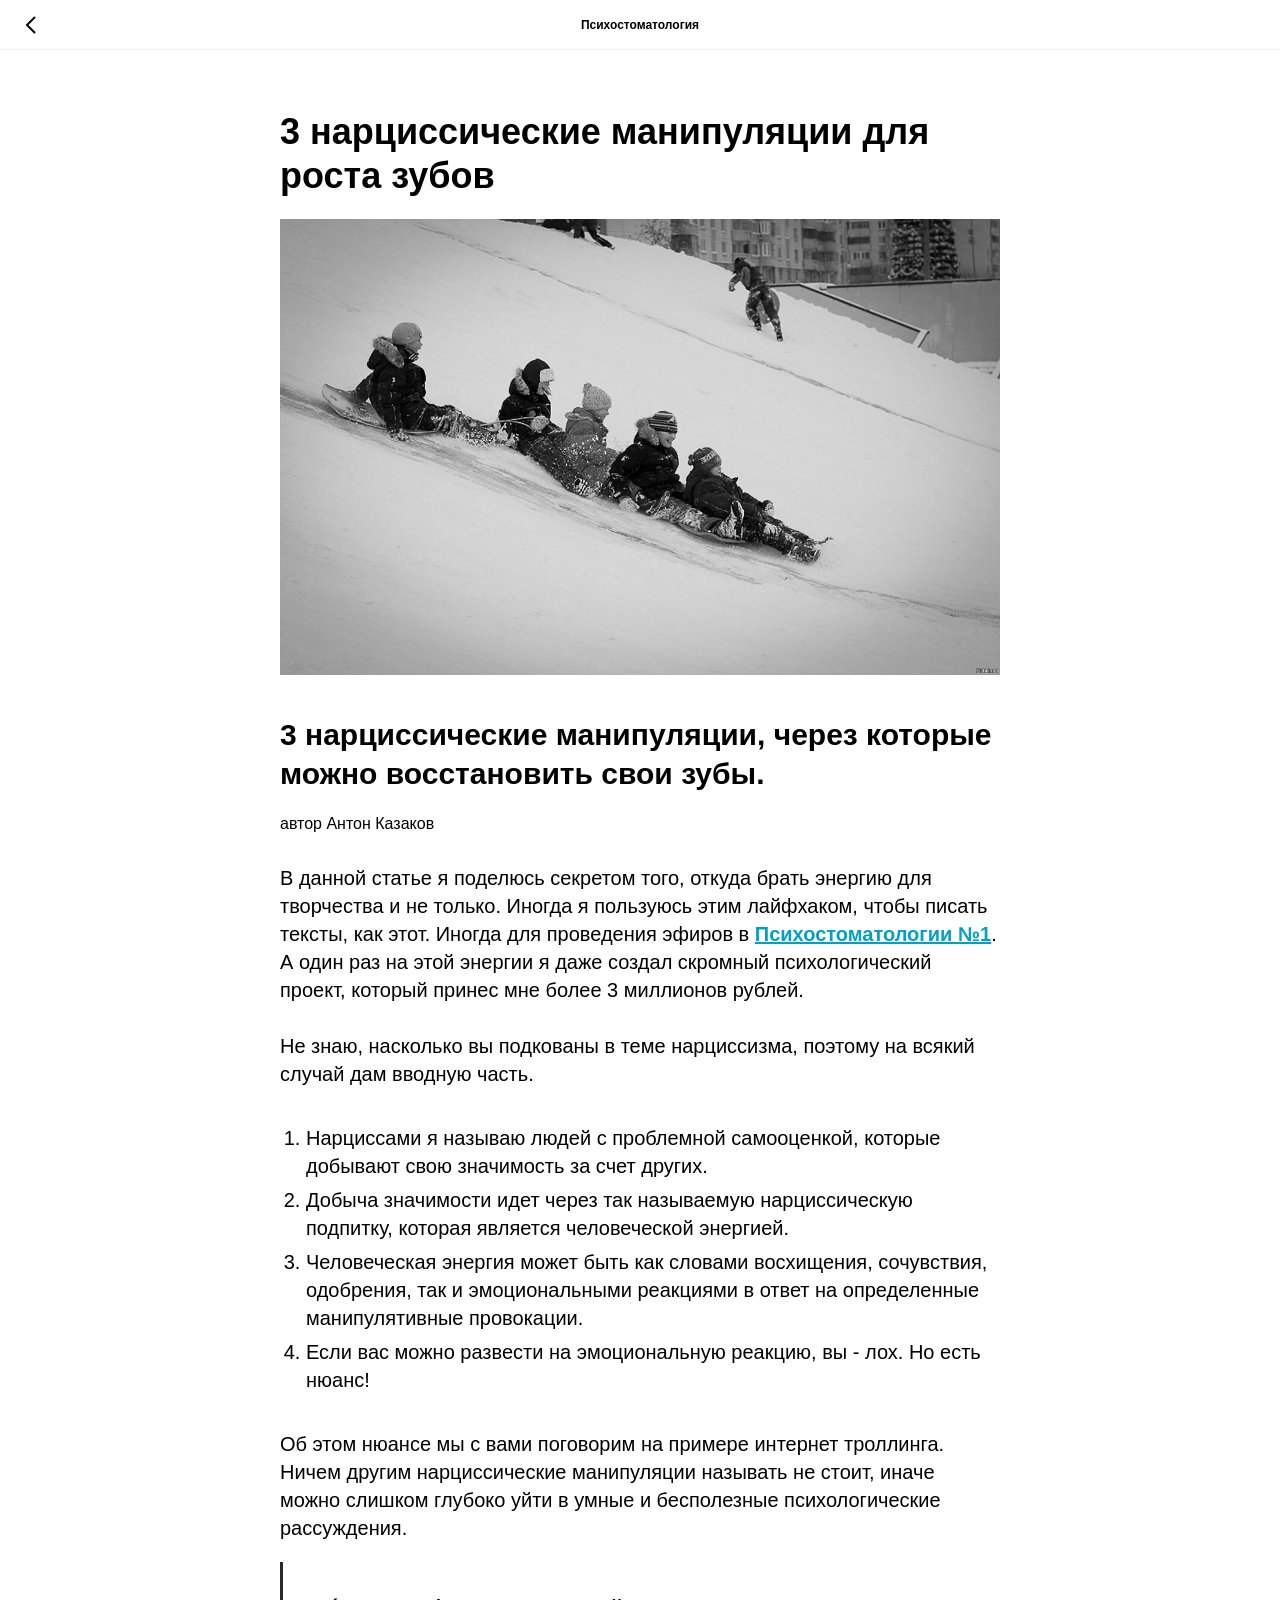
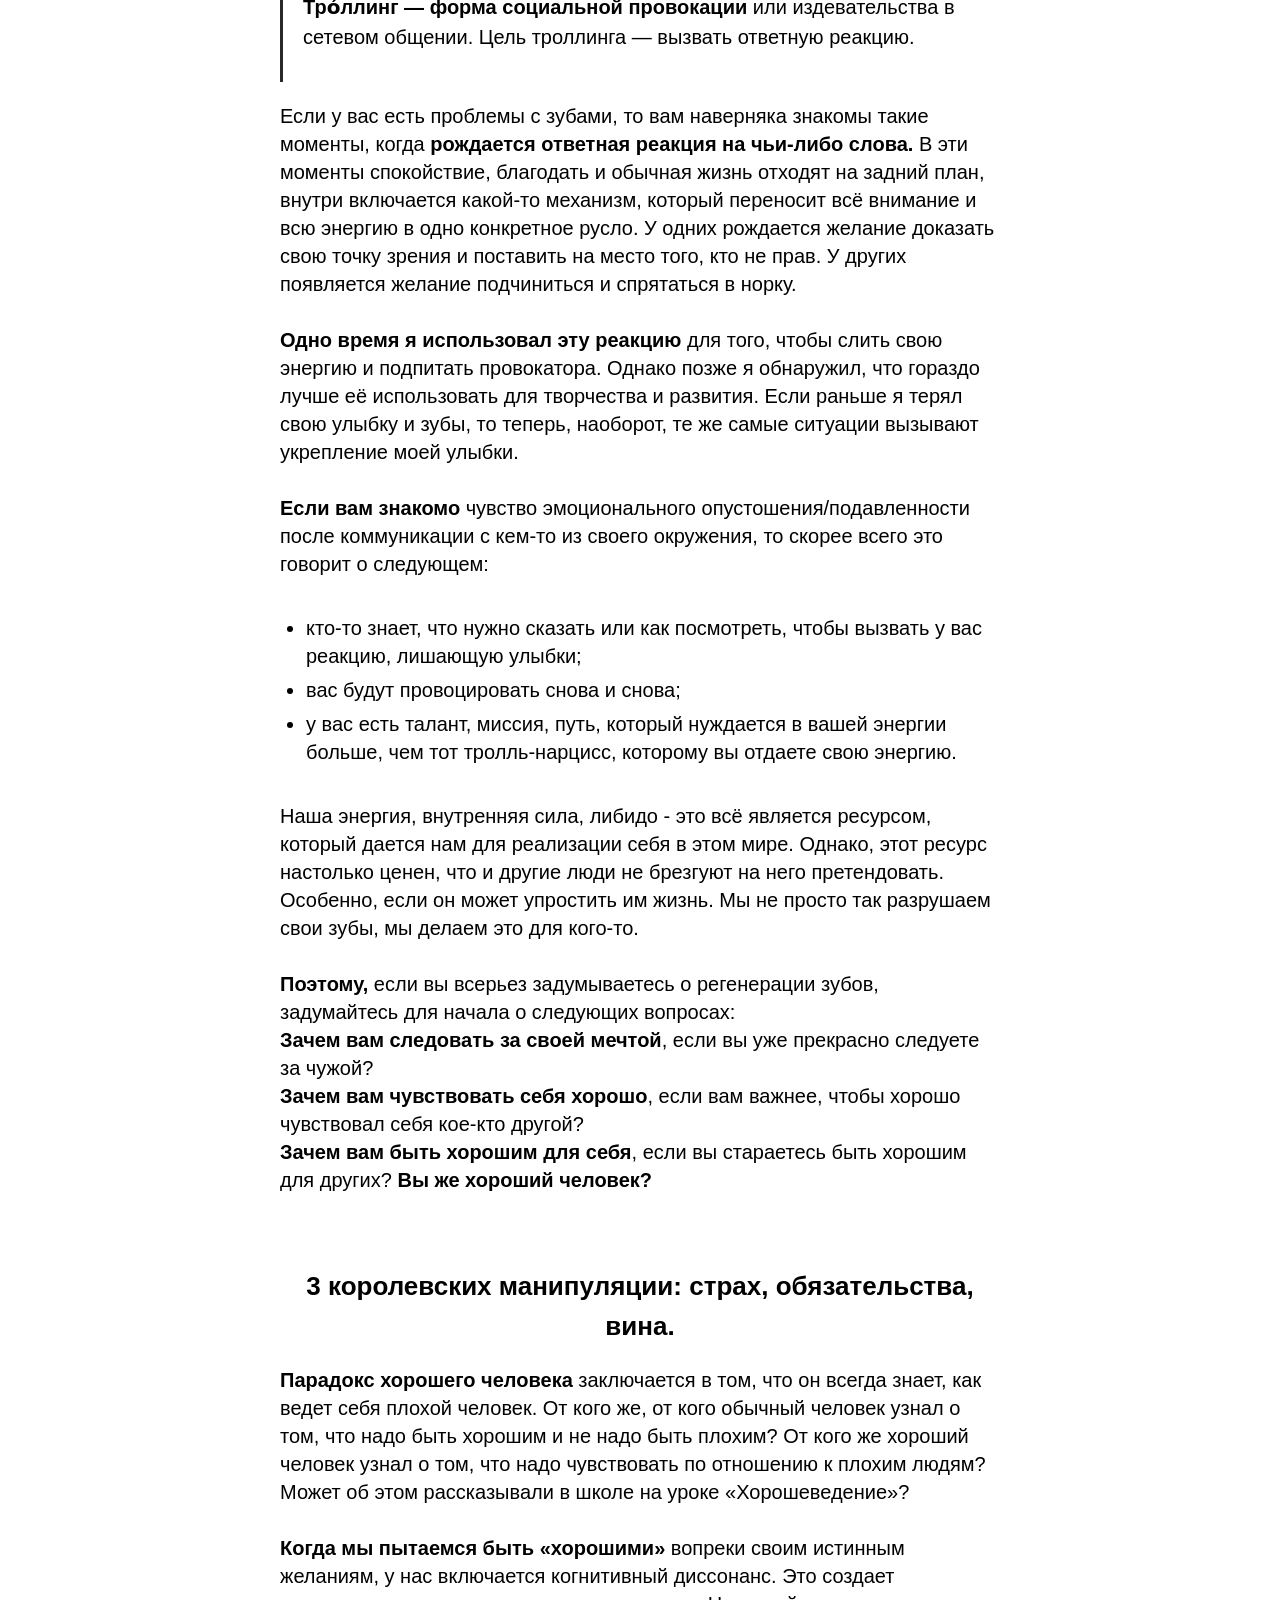
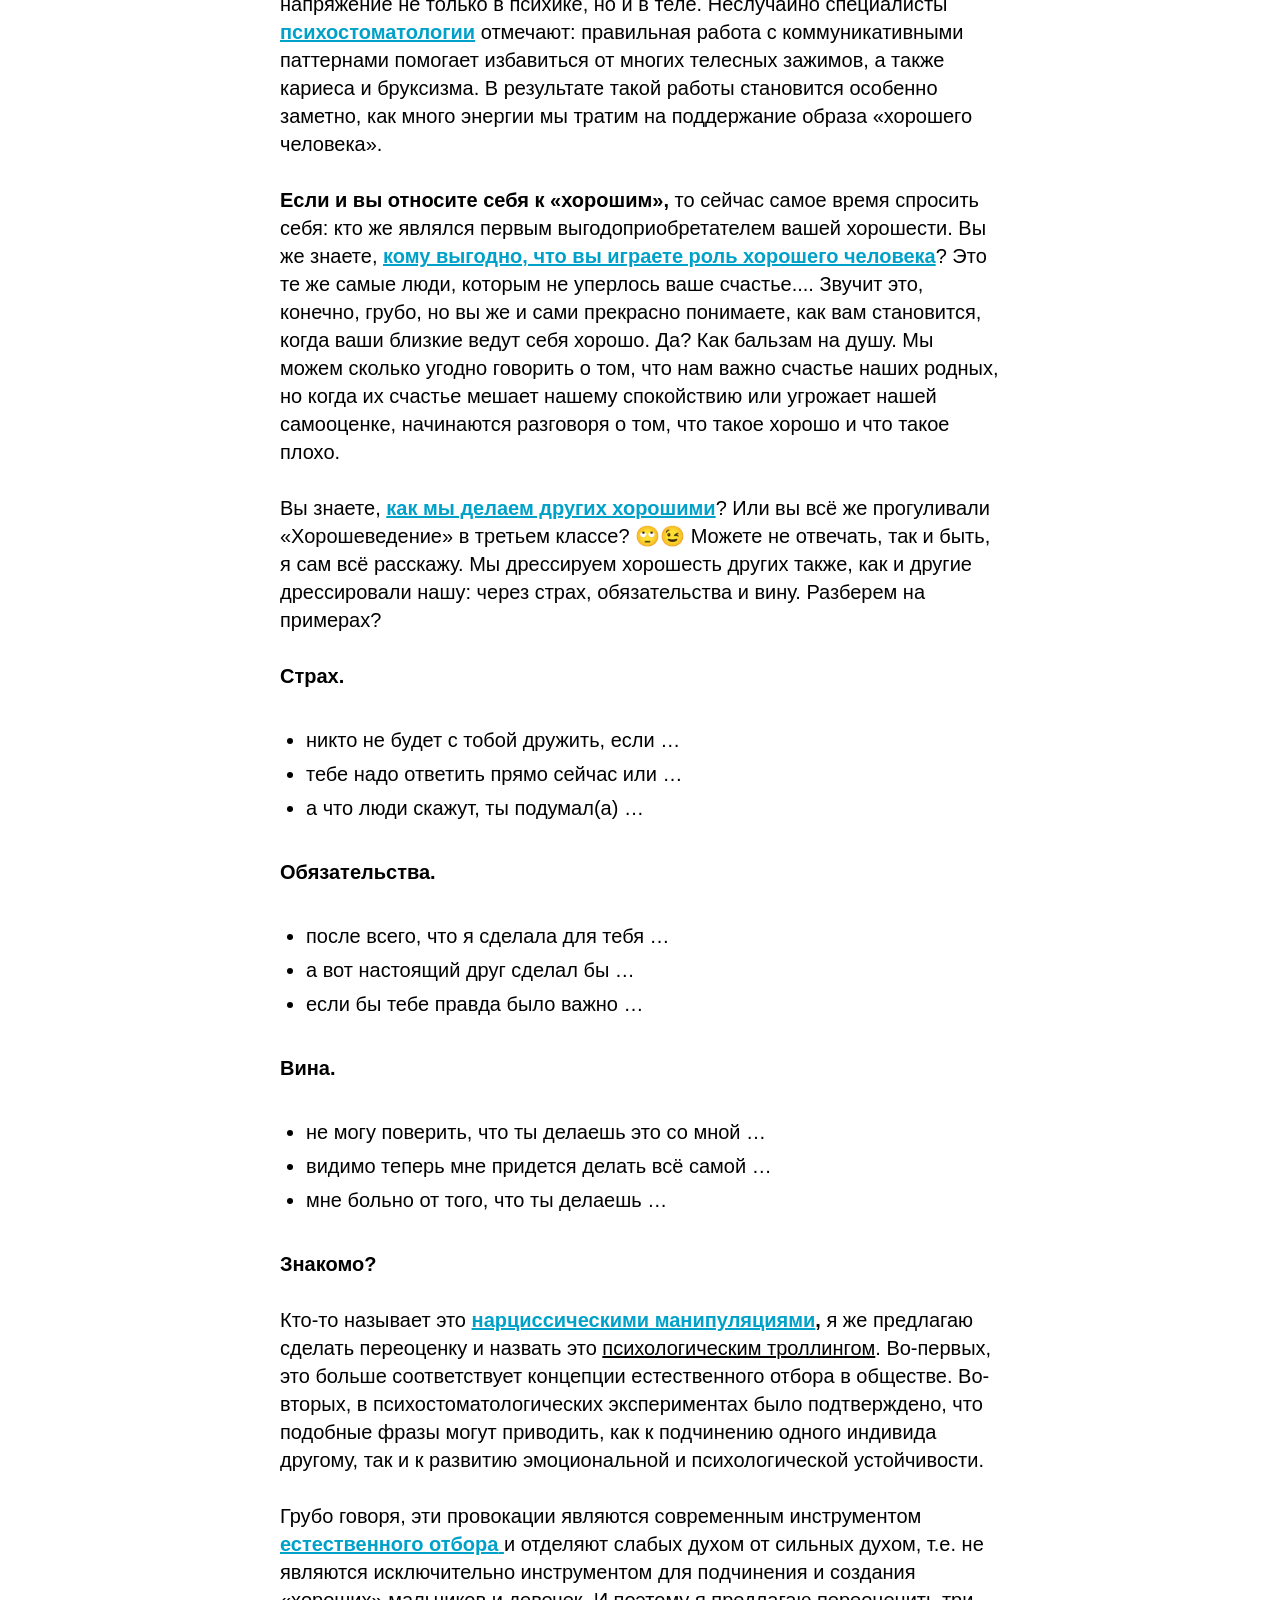
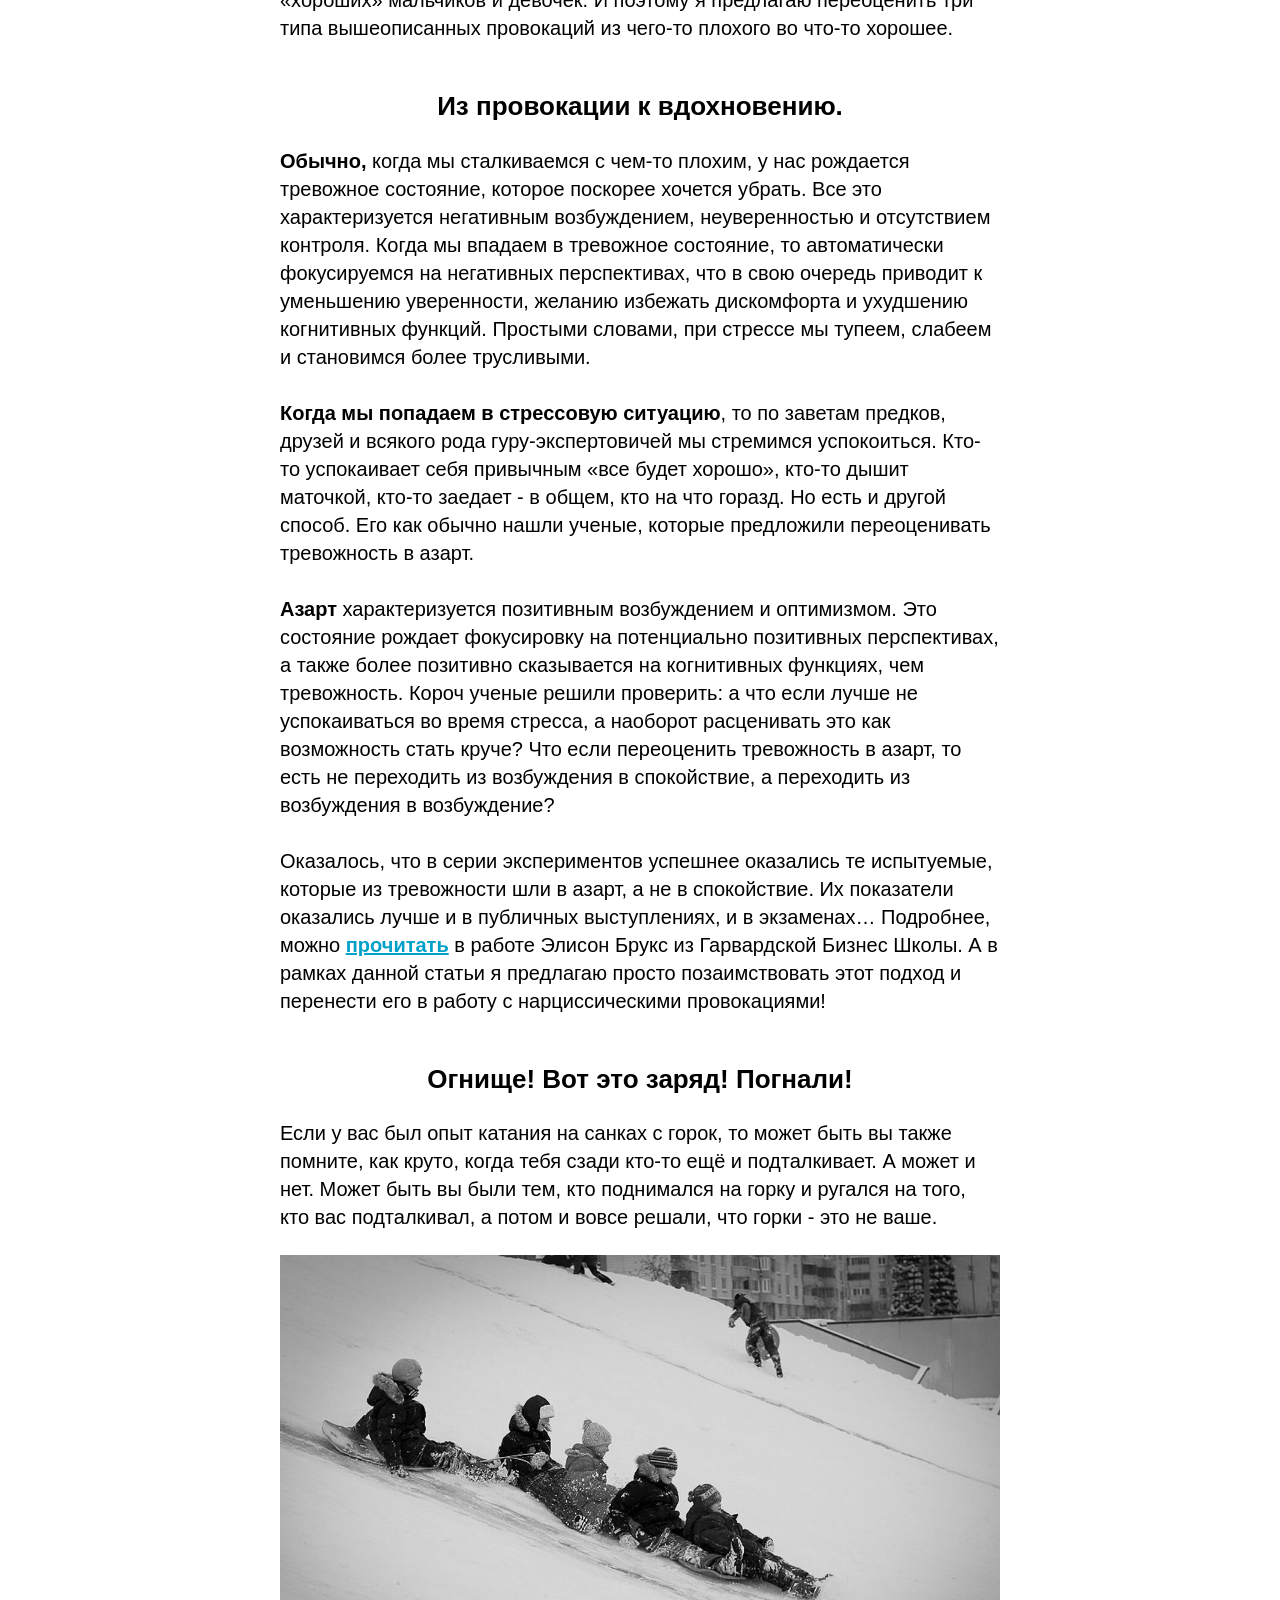
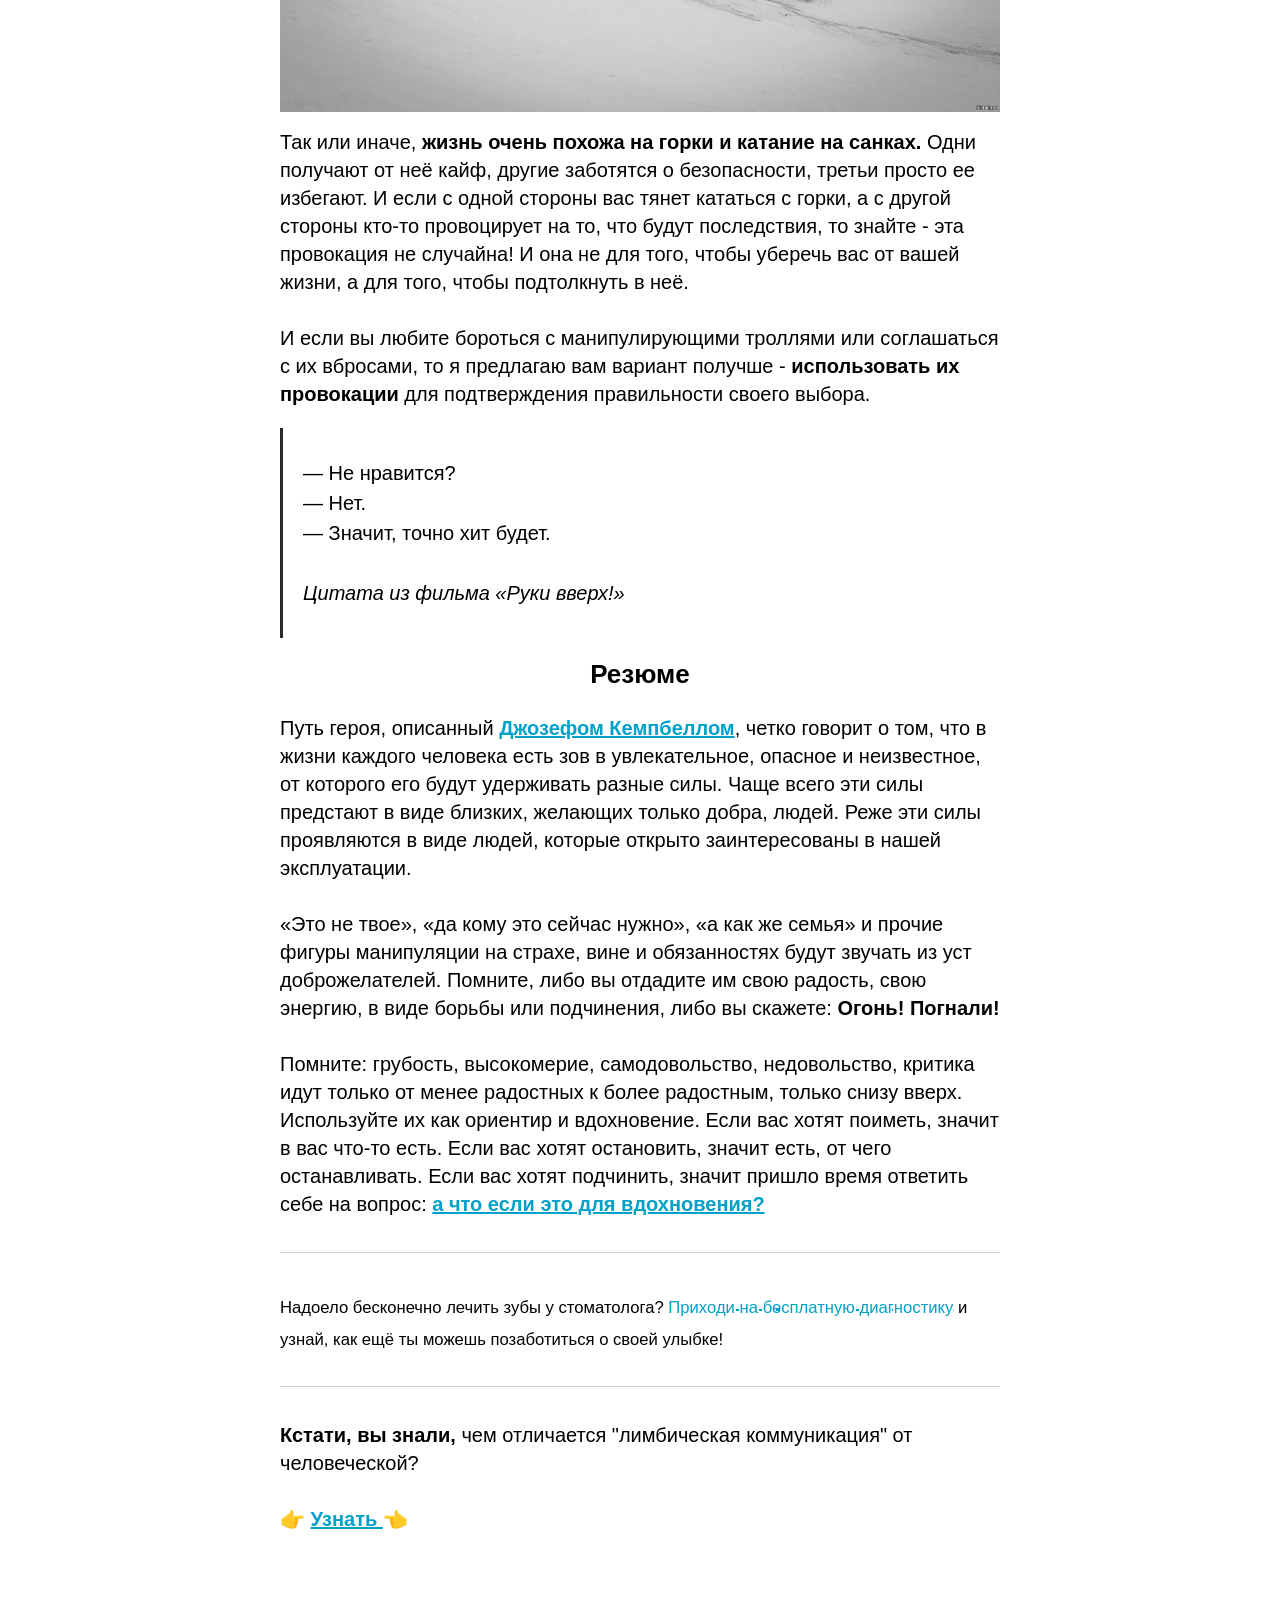
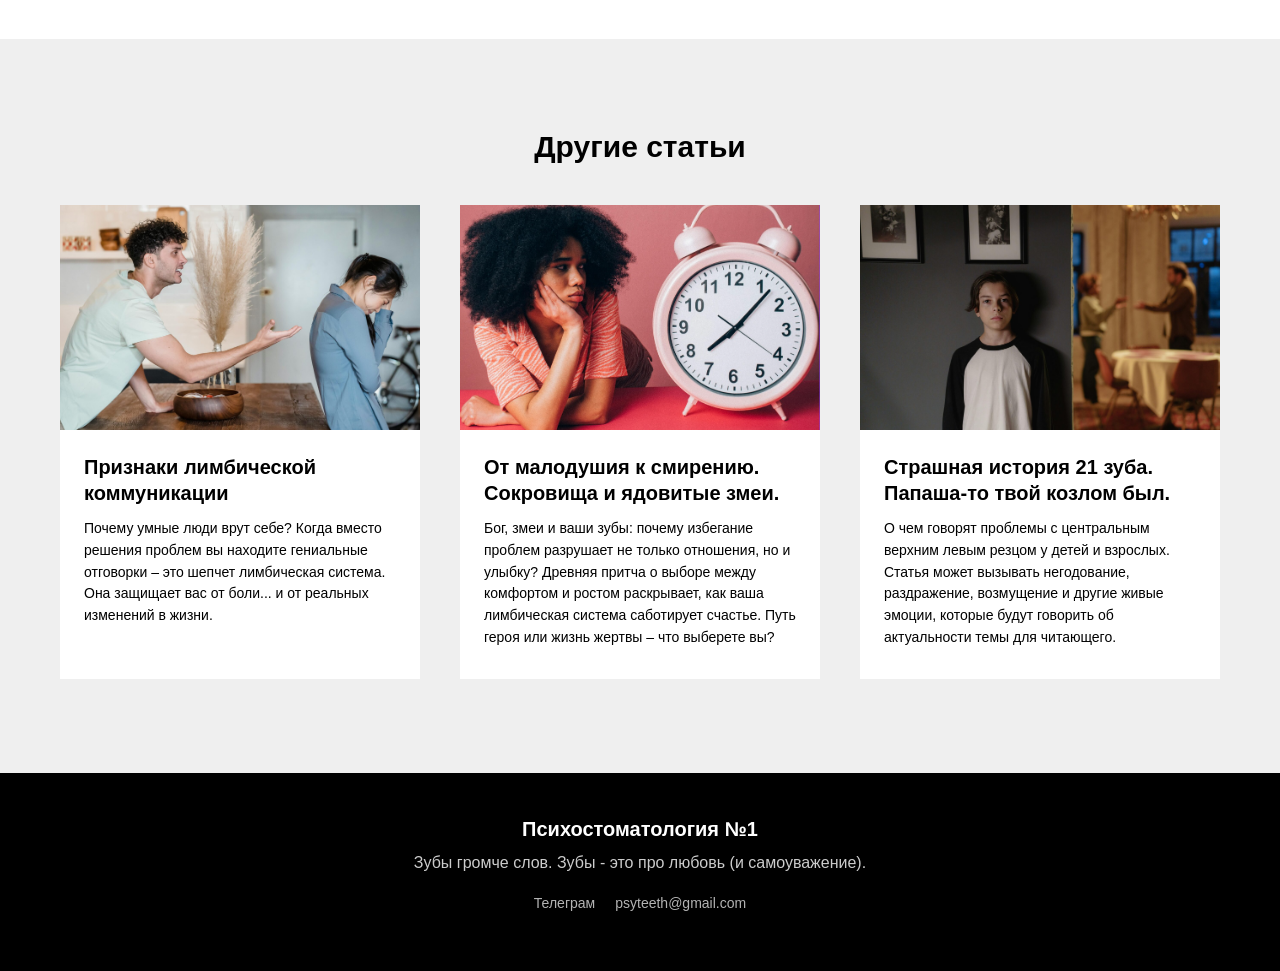
<file: tpost/5kuc10joi1-3-nartsissicheskie-manipulyatsii-dlya-ro/index.html>
<!DOCTYPE html>
<html lang="ru">
<head>
<meta charset="utf-8">
<meta name="viewport" content="width=device-width, initial-scale=1">
<title>3 нарциссические манипуляции для роста зубов - Казаков Антон</title>
<meta name="description" content="В этой статье о том, как не стать жертвой нарциссических манипуляций, а использовать их для личного роста и здоровья своих зубов.">
<link rel="canonical" href="https://psyteeth.ru/tpost/5kuc10joi1-3-nartsissicheskie-manipulyatsii-dlya-ro/">
<meta property="og:type" content="article">
<meta property="og:title" content="3 нарциссические манипуляции для роста зубов">
<meta property="og:description" content="В этой статье о том, как не стать жертвой нарциссических манипуляций, а использовать их для личного роста и здоровья своих зубов.">
<meta property="og:url" content="https://psyteeth.ru/tpost/5kuc10joi1-3-nartsissicheskie-manipulyatsii-dlya-ro/">
<meta property="og:image" content="https://psyteeth.ru/assets/img/65336437-photo.jpg">
<meta name="twitter:card" content="summary_large_image">
<link rel="icon" href="../../assets/img/30326538-ttttt.svg" type="image/svg+xml">
<link rel="stylesheet" href="../../assets/css/style.css">
<script type="application/ld+json">{"@context": "https://schema.org", "@type": "BlogPosting", "headline": "3 нарциссические манипуляции для роста зубов", "description": "В этой статье о том, как не стать жертвой нарциссических манипуляций, а использовать их для личного роста и здоровья своих зубов.", "author": {"@type": "Person", "name": "Казаков Антон"}, "image": "https://psyteeth.ru/assets/img/65336437-photo.jpg", "mainEntityOfPage": "https://psyteeth.ru/tpost/5kuc10joi1-3-nartsissicheskie-manipulyatsii-dlya-ro/"}</script>
</head>
<body>
<div class="post-bar">
  <a class="back" href="../../#blog" aria-label="Назад к блогу"><svg viewBox="0 0 24 24"><path d="M15 4 7 12l8 8"/></svg></a>
  <a class="post-bar__title" href="../../">Психостоматология</a>
</div>
<article class="post" itemscope itemtype="https://schema.org/BlogPosting">
  <h1 class="post__title" itemprop="headline">3 нарциссические манипуляции для роста зубов</h1>
  <img class="post__cover" src="../../assets/img/65336437-photo.jpg" alt="3 нарциссические манипуляции для роста зубов">
  <div class="post__body" itemprop="articleBody">
<h2 class="t-redactor__h2">3 нарциссические манипуляции, через которые  можно восстановить свои зубы.</h2><div class="t-redactor__text"><sup>автор Антон Казаков</sup></div><div class="t-redactor__text">В данной статье я поделюсь секретом того, откуда брать энергию для творчества и не только. Иногда я пользуюсь этим лайфхаком, чтобы писать тексты, как этот. Иногда для проведения эфиров в <strong><a href="https://t.me/psy_teeth_official" target="_blank" rel="nofollow noreferrer noopener">Психостоматологии №1</a></strong>. А один раз на этой энергии я даже создал скромный психологический проект, который принес мне более 3 миллионов рублей.<br /><br />Не знаю, насколько вы подкованы в теме нарциссизма, поэтому на всякий случай дам вводную часть.<br /><br /><ol><li>Нарциссами я называю людей с проблемной самооценкой, которые добывают свою значимость за счет других.</li><li>Добыча значимости идет через так называемую нарциссическую подпитку, которая является человеческой энергией.</li><li>Человеческая энергия может быть как словами восхищения, сочувствия, одобрения, так и эмоциональными реакциями в ответ на определенные манипулятивные провокации.</li><li>Если вас можно развести на эмоциональную реакцию, вы - лох. Но есть нюанс!</li></ol><br />Об этом нюансе мы с вами поговорим на примере интернет троллинга. Ничем другим нарциссические манипуляции называть не стоит, иначе можно слишком глубоко уйти в умные и бесполезные психологические рассуждения.</div><blockquote class="t-redactor__quote"><br /><strong>Тро́ллинг — форма социальной провокации</strong> или издевательства в сетевом общении. Цель троллинга — вызвать ответную реакцию.<br /><br /></blockquote><div class="t-redactor__text">Если у вас есть проблемы с зубами, то вам наверняка знакомы такие моменты, когда <strong>рождается ответная реакция на чьи-либо слова.</strong> В эти моменты спокойствие, благодать и обычная жизнь отходят на задний план, внутри включается какой-то механизм, который переносит всё внимание и всю энергию в одно конкретное русло. У одних рождается желание доказать свою точку зрения и поставить на место того, кто не прав. У других появляется желание подчиниться и спрятаться в норку.<br /><br /><strong>Одно время я использовал эту реакцию</strong> для того, чтобы слить свою энергию и подпитать провокатора. Однако позже я обнаружил, что гораздо лучше её использовать для творчества и развития. Если раньше я терял свою улыбку и зубы, то теперь, наоборот, те же самые ситуации вызывают укрепление моей улыбки. <br /><br /><strong>Если вам знакомо</strong> чувство эмоционального опустошения/подавленности после коммуникации с кем-то из своего окружения, то скорее всего это говорит о следующем:<br /><br /><ul><li>кто-то знает, что нужно сказать или как посмотреть, чтобы вызвать у вас реакцию, лишающую улыбки;</li><li>вас будут провоцировать снова и снова;</li><li>у вас есть талант, миссия, путь, который нуждается в вашей энергии больше, чем тот тролль-нарцисс, которому вы отдаете свою энергию.</li></ul><br />Наша энергия, внутренняя сила, либидо - это всё является ресурсом, который дается нам для реализации себя в этом мире. Однако, этот ресурс настолько ценен, что и другие люди не брезгуют на него претендовать. Особенно, если он может упростить им жизнь. Мы не просто так разрушаем свои зубы, мы делаем это для кого-то.<br /><br /><strong>Поэтому,</strong> если вы всерьез задумываетесь о регенерации зубов, задумайтесь для начала о следующих вопросах:<br /><strong>Зачем вам следовать за своей мечтой</strong>, если вы уже прекрасно следуете за чужой?<br /><strong>Зачем вам чувствовать себя хорошо</strong>, если вам важнее, чтобы хорошо чувствовал себя кое-кто другой?<br /><strong>Зачем вам быть хорошим для себя</strong>, если вы стараетесь быть хорошим для других?<strong> Вы же хороший человек?</strong><br /><br /><br /></div><blockquote class="t-redactor__preface"><p style="text-align: center;"><strong>3 королевских манипуляции: страх, обязательства, вина.</strong></p></blockquote><div class="t-redactor__text"><strong>Парадокс хорошего человека </strong>заключается в том, что он всегда знает, как ведет себя плохой человек. От кого же, от кого обычный человек узнал о том, что надо быть хорошим и не надо быть плохим? От кого же хороший человек узнал о том, что надо чувствовать по отношению к плохим людям? Может об этом рассказывали в школе на уроке «Хорошеведение»?<br /><br /><strong>Когда мы пытаемся быть «хорошими»</strong> вопреки своим истинным желаниям, у нас включается когнитивный диссонанс. Это создает напряжение не только в психике, но и в теле. Неслучайно специалисты <strong><a href="../../" target="_blank" rel="nofollow noreferrer noopener">психостоматологии</a></strong> отмечают: правильная работа с коммуникативными паттернами помогает избавиться от многих телесных зажимов, а также кариеса и бруксизма. В результате такой работы становится особенно заметно, как много энергии мы тратим на поддержание образа «хорошего человека».<br /><br /><strong>Если и вы относите себя к «хорошим»,</strong> то сейчас самое время спросить себя: кто же являлся первым выгодоприобретателем вашей хорошести. Вы же знаете, <strong><a href="https://t.me/psy_teeth_official/274">кому выгодно, что вы играете роль хорошего человека</a></strong>? Это те же самые люди, которым не уперлось ваше счастье.... Звучит это, конечно, грубо, но вы же и сами прекрасно понимаете, как вам становится, когда ваши близкие ведут себя хорошо. Да? Как бальзам на душу. Мы можем сколько угодно говорить о том, что нам важно счастье наших родных, но когда их счастье мешает нашему спокойствию или угрожает нашей самооценке, начинаются разговоря о том, что такое хорошо и что такое плохо.<br /><br />Вы знаете, <strong><a href="../../tpost/4pg2djogx1-neirofiziologiya-otnoshenii/">как мы делаем других хорошими</a></strong>? Или вы всё же прогуливали «Хорошеведение» в третьем классе? 🙄😉 Можете не отвечать, так и быть, я сам всё расскажу. Мы дрессируем хорошесть других также, как и другие дрессировали нашу: через страх, обязательства и вину. Разберем на примерах?<br /><br /><strong>Страх.</strong><br /><br /><ul><li>никто не будет с тобой дружить, если …</li><li>тебе надо ответить прямо сейчас или …</li><li>а что люди скажут, ты подумал(а) …</li></ul><br /><strong>Обязательства.</strong><br /><br /><ul><li>после всего, что я сделала для тебя …</li><li>а вот настоящий друг сделал бы …</li><li>если бы тебе правда было важно …</li></ul><br /><strong>Вина.</strong><br /><br /><ul><li>не могу поверить, что ты делаешь это со мной …</li><li>видимо теперь мне придется делать всё самой …</li><li>мне больно от того, что ты делаешь …</li></ul><br /><strong>Знакомо?</strong><br /><br />Кто-то называет это <strong><a href="../../tpost/2b5z7y31y1-kak-s-zubami-tak-i-s-lyudmi/" target="_blank" rel="nofollow noreferrer noopener">нарциссическими манипуляциями</a>,</strong> я же предлагаю сделать переоценку и назвать это <u>психологическим троллингом</u>. Во-первых, это больше соответствует концепции естественного отбора в обществе. Во-вторых, в психостоматологических экспериментах было подтверждено, что подобные фразы могут приводить, как к подчинению одного индивида другому, так и к развитию эмоциональной и психологической устойчивости.<br /><br />Грубо говоря, эти провокации являются современным инструментом <strong><a href="https://t.me/psy_teeth/23976" target="_blank" rel="nofollow noreferrer noopener">естественного отбора</a></strong><a href="https://t.me/psy_teeth/23976" target="_blank" rel="nofollow noreferrer noopener"> </a>и отделяют слабых духом от сильных духом, т.е. не являются исключительно инструментом для подчинения и создания «хороших» мальчиков и девочек. И поэтому я предлагаю переоценить три типа вышеописанных провокаций из чего-то плохого во что-то хорошее.<br /><br /></div><blockquote class="t-redactor__preface"><p style="text-align: center;"><strong>Из провокации к вдохновению.</strong></p></blockquote><div class="t-redactor__text"><strong>Обычно,</strong> когда мы сталкиваемся с чем-то плохим, у нас рождается тревожное состояние, которое поскорее хочется убрать. Все это характеризуется негативным возбуждением, неуверенностью и отсутствием контроля. Когда мы впадаем в тревожное состояние, то автоматически фокусируемся на негативных перспективах, что в свою очередь приводит к уменьшению уверенности, желанию избежать дискомфорта и ухудшению когнитивных функций. Простыми словами, при стрессе мы тупеем, слабеем и становимся более трусливыми.<br /><br /><strong>Когда мы попадаем в стрессовую ситуацию</strong>, то по заветам предков, друзей и всякого рода гуру-экспертовичей мы стремимся успокоиться. Кто-то успокаивает себя привычным «все будет хорошо», кто-то дышит маточкой, кто-то заедает - в общем, кто на что горазд. Но есть и другой способ. Его как обычно нашли ученые, которые предложили переоценивать тревожность в азарт.<br /><br /><strong>Азарт</strong> характеризуется позитивным возбуждением и оптимизмом. Это состояние рождает фокусировку на потенциально позитивных перспективах, а также более позитивно сказывается на когнитивных функциях, чем тревожность. Короч ученые решили проверить: а что если лучше не успокаиваться во время стресса, а наоборот расценивать это как возможность стать круче? Что если переоценить тревожность в азарт, то есть не переходить из возбуждения в спокойствие, а переходить из возбуждения в возбуждение?<br /><br />Оказалось, что в серии экспериментов успешнее оказались те испытуемые, которые из тревожности шли в азарт, а не в спокойствие. Их показатели оказались лучше и в публичных выступлениях, и в экзаменах… Подробнее, можно <strong><a href="https://www.apa.org/pubs/journals/releases/xge-a0035325.pdf" target="_blank" rel="nofollow noreferrer noopener">прочитать</a></strong> в работе Элисон Брукс из Гарвардской Бизнес Школы. А в рамках данной статьи я предлагаю просто позаимствовать этот подход и перенести его в работу с нарциссическими провокациями!<br /><br /></div><blockquote class="t-redactor__preface"><p style="text-align: center;"><strong>Огнище! Вот это заряд! Погнали!</strong></p></blockquote><div class="t-redactor__text">Если у вас был опыт катания на санках с горок, то может быть вы также помните, как круто, когда тебя сзади кто-то ещё и подталкивает. А может и нет. Может быть вы были тем, кто поднимался на горку и ругался на того, кто вас подталкивал, а потом и вовсе решали, что горки - это не ваше.</div><figure>
<img src="../../assets/img/34356433-photo.jpg" alt="3 нарциссические манипуляции для роста зубов" loading="lazy">
</figure><div class="t-redactor__text">Так или иначе, <strong>жизнь очень похожа на горки и катание на санках. </strong>Одни получают от неё кайф, другие заботятся о безопасности, третьи просто ее избегают. И если с одной стороны вас тянет кататься с горки, а с другой стороны кто-то провоцирует на то, что будут последствия, то знайте - эта провокация не случайна! И она не для того, чтобы уберечь вас от вашей жизни, а для того, чтобы подтолкнуть в неё.<br /><br />И если вы любите бороться с манипулирующими троллями или соглашаться с их вбросами, то я предлагаю вам вариант получше - <strong>использовать их провокации</strong> для подтверждения правильности своего выбора.</div><blockquote class="t-redactor__quote"><br />— Не нравится?<br />— Нет.<br />— Значит, точно хит будет.<br /><br /><em>Цитата из фильма «Руки вверх!»</em><br /><br /></blockquote><blockquote class="t-redactor__preface"><p style="text-align: center;"><strong>Резюме</strong></p></blockquote><div class="t-redactor__text">Путь героя, описанный <strong><a href="https://ru.wikipedia.org/wiki/Кэмпбелл,_Джозеф">Джозефом Кемпбеллом</a></strong>, четко говорит о том, что в жизни каждого человека есть зов в увлекательное, опасное и неизвестное, от которого его будут удерживать разные силы. Чаще всего эти силы предстают в виде близких, желающих только добра, людей. Реже эти силы проявляются в виде людей, которые открыто заинтересованы в нашей эксплуатации.<br /><br />«Это не твое», «да кому это сейчас нужно», «а как же семья» и прочие фигуры манипуляции на страхе, вине и обязанностях будут звучать из уст доброжелателей. Помните, либо вы отдадите им свою радость, свою энергию, в виде борьбы или подчинения, либо вы скажете: <strong>Огонь! Погнали!</strong><br /><br />Помните: грубость, высокомерие, самодовольство, недовольство, критика идут только от менее радостных к более радостным, только снизу вверх. Используйте их как ориентир и вдохновение. Если вас хотят поиметь, значит в вас что-то есть. Если вас хотят остановить, значит есть, от чего останавливать. Если вас хотят подчинить, значит пришло время ответить себе на вопрос: <strong><a href="../../tpost/xg83um4a61-rabota-s-zubami-cherez-otnosheniya/" target="_blank" rel="nofollow noreferrer noopener">а что если это для вдохновения?</a></strong></div><figure><hr style="color: #000000;"></figure><div class="t-redactor__text"><sub>Надоело бесконечно лечить зубы у стоматолога? </sub><a href="https://psyteeth.ru/#services"><sub>Приходи на бесплатную диагностику</sub></a><sub> и узнай, как ещё ты можешь позаботиться о своей улыбке!</sub></div><figure><hr style="color: #000000;"></figure><div class="t-redactor__text"><strong>Кстати, вы знали, </strong>чем отличается "лимбическая коммуникация" от человеческой?<br /><br />👉 <strong><a href="../../tpost/fkoyrnydv1-priznaki-limbicheskoi-kommunikatsii/">Узнать </a></strong>👈</div>
  </div>
</article>
<section class="related">
  <div class="container">
    <h2 class="section-title" style="font-size:30px;margin-bottom:40px">Другие статьи</h2>
    <div class="feed"><div class="feed__track">
<a class="card" href="../../tpost/fkoyrnydv1-priznaki-limbicheskoi-kommunikatsii/"><img class="card__img" src="../../assets/img/34646366-pexels-timur-weber-8.jpg" alt="Признаки лимбической коммуникации" loading="lazy"><div class="card__body"><h3 class="card__title">Признаки лимбической коммуникации</h3><p class="card__descr">Почему умные люди врут себе? Когда вместо решения проблем вы находите гениальные отговорки – это шепчет лимбическая система. Она защищает вас от боли... и от реальных изменений в жизни.</p></div></a>
<a class="card" href="../../tpost/jg9p8c63y1-ot-malodushiya-k-smireniyu-sokrovischa-i/"><img class="card__img" src="../../assets/img/62353565-image_2025-03-01_205.png" alt="От малодушия к смирению. Сокровища и ядовитые змеи." loading="lazy"><div class="card__body"><h3 class="card__title">От малодушия к смирению. Сокровища и ядовитые змеи.</h3><p class="card__descr">Бог, змеи и ваши зубы: почему избегание проблем разрушает не только отношения, но и улыбку? Древняя притча о выборе между комфортом и ростом раскрывает, как ваша лимбическая система саботирует счастье. Путь героя или жизнь жертвы – что выберете вы?</p></div></a>
<a class="card" href="../../tpost/9784akp351-strashnaya-istoriya-21-zuba-papasha-to-t/"><img class="card__img" src="../../assets/img/39356164-pexels-cottonbro-660.jpg" alt="Страшная история 21 зуба. Папаша-то твой козлом был." loading="lazy"><div class="card__body"><h3 class="card__title">Страшная история 21 зуба. Папаша-то твой козлом был.</h3><p class="card__descr">О чем говорят проблемы с центральным верхним левым резцом у детей и взрослых. Статья может вызывать негодование, раздражение, возмущение и другие живые эмоции, которые будут говорить об актуальности темы для читающего.</p></div></a>
    </div></div>
  </div>
</section>
<footer class="footer">
  <div class="footer__title">Психостоматология №1</div>
  <div class="footer__text">Зубы громче слов. Зубы - это про любовь (и самоуважение).</div>
  <div class="footer__links"><a href="https://t.me/psyteeth">Телеграм</a><a href="mailto:psyteeth@gmail.com">psyteeth@gmail.com</a></div>
</footer>
<script src="../../assets/js/main.js" defer></script>
</body>
</html>
</file>
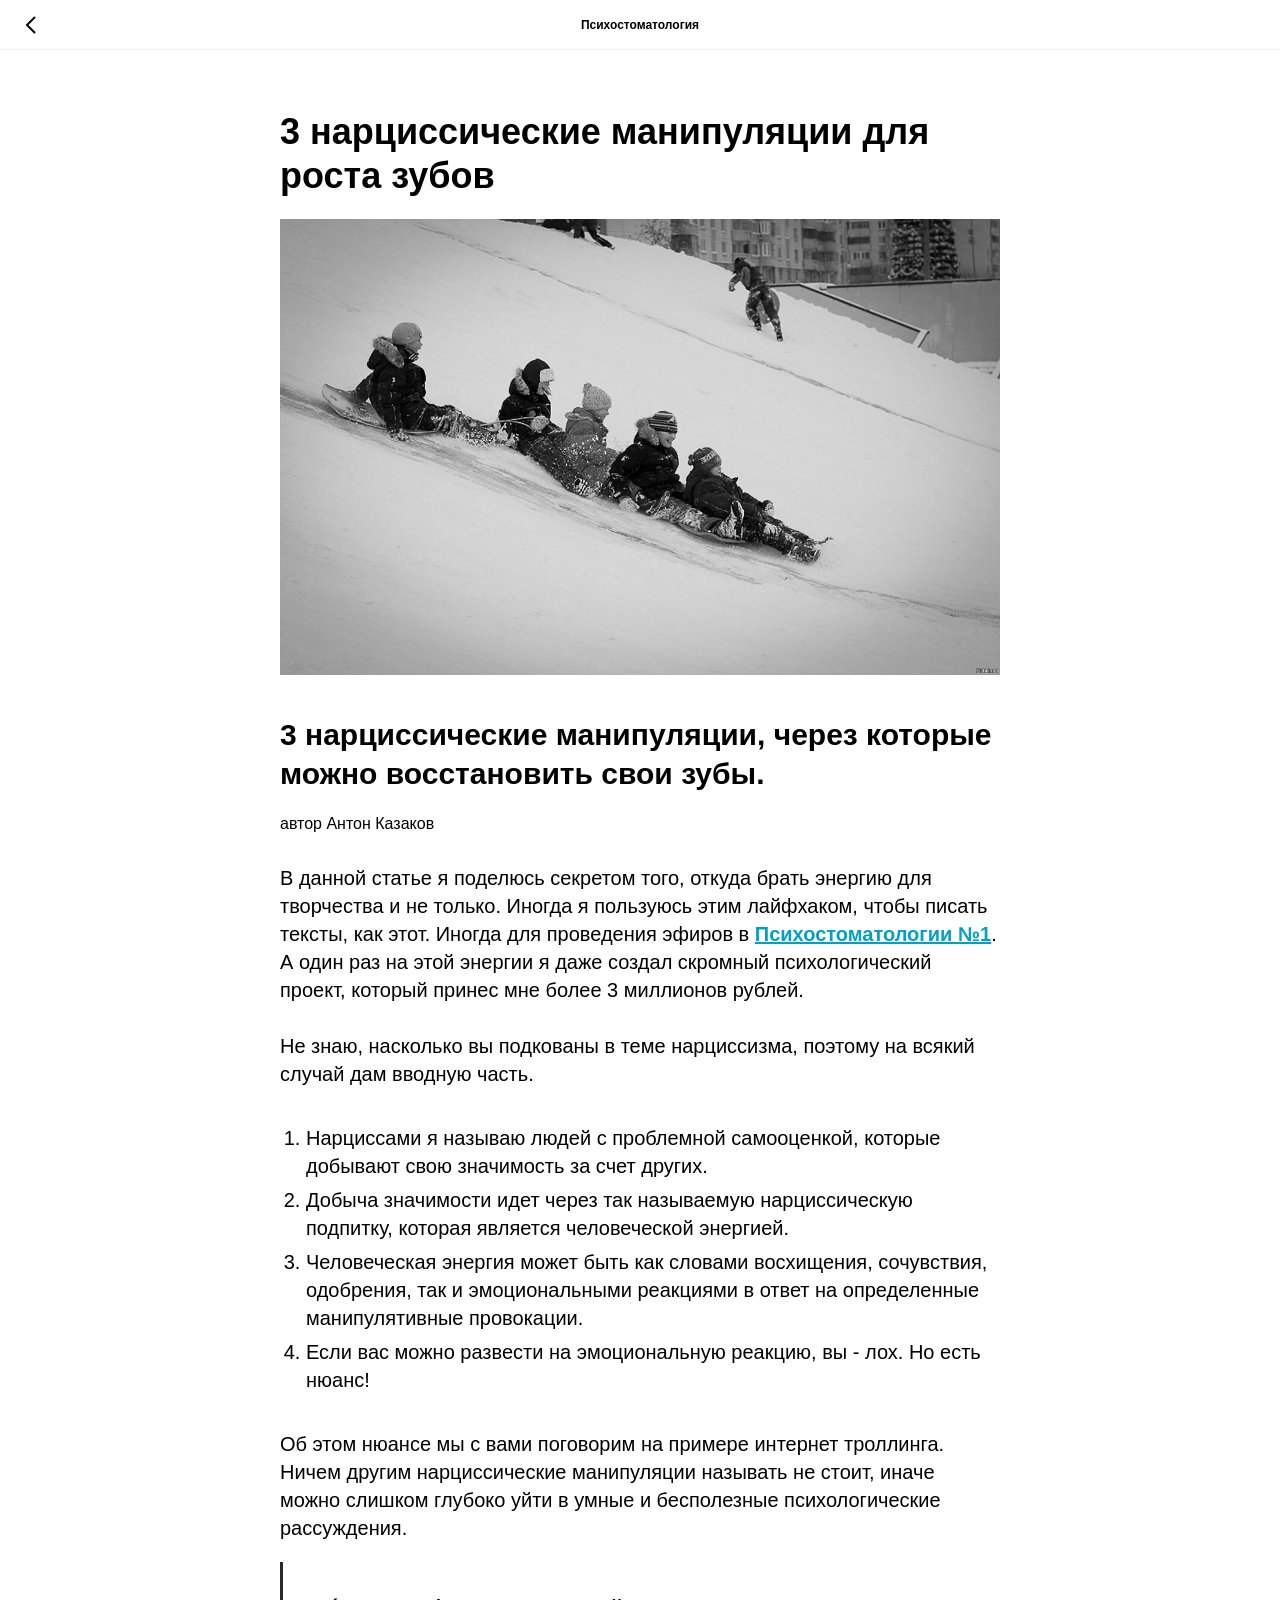
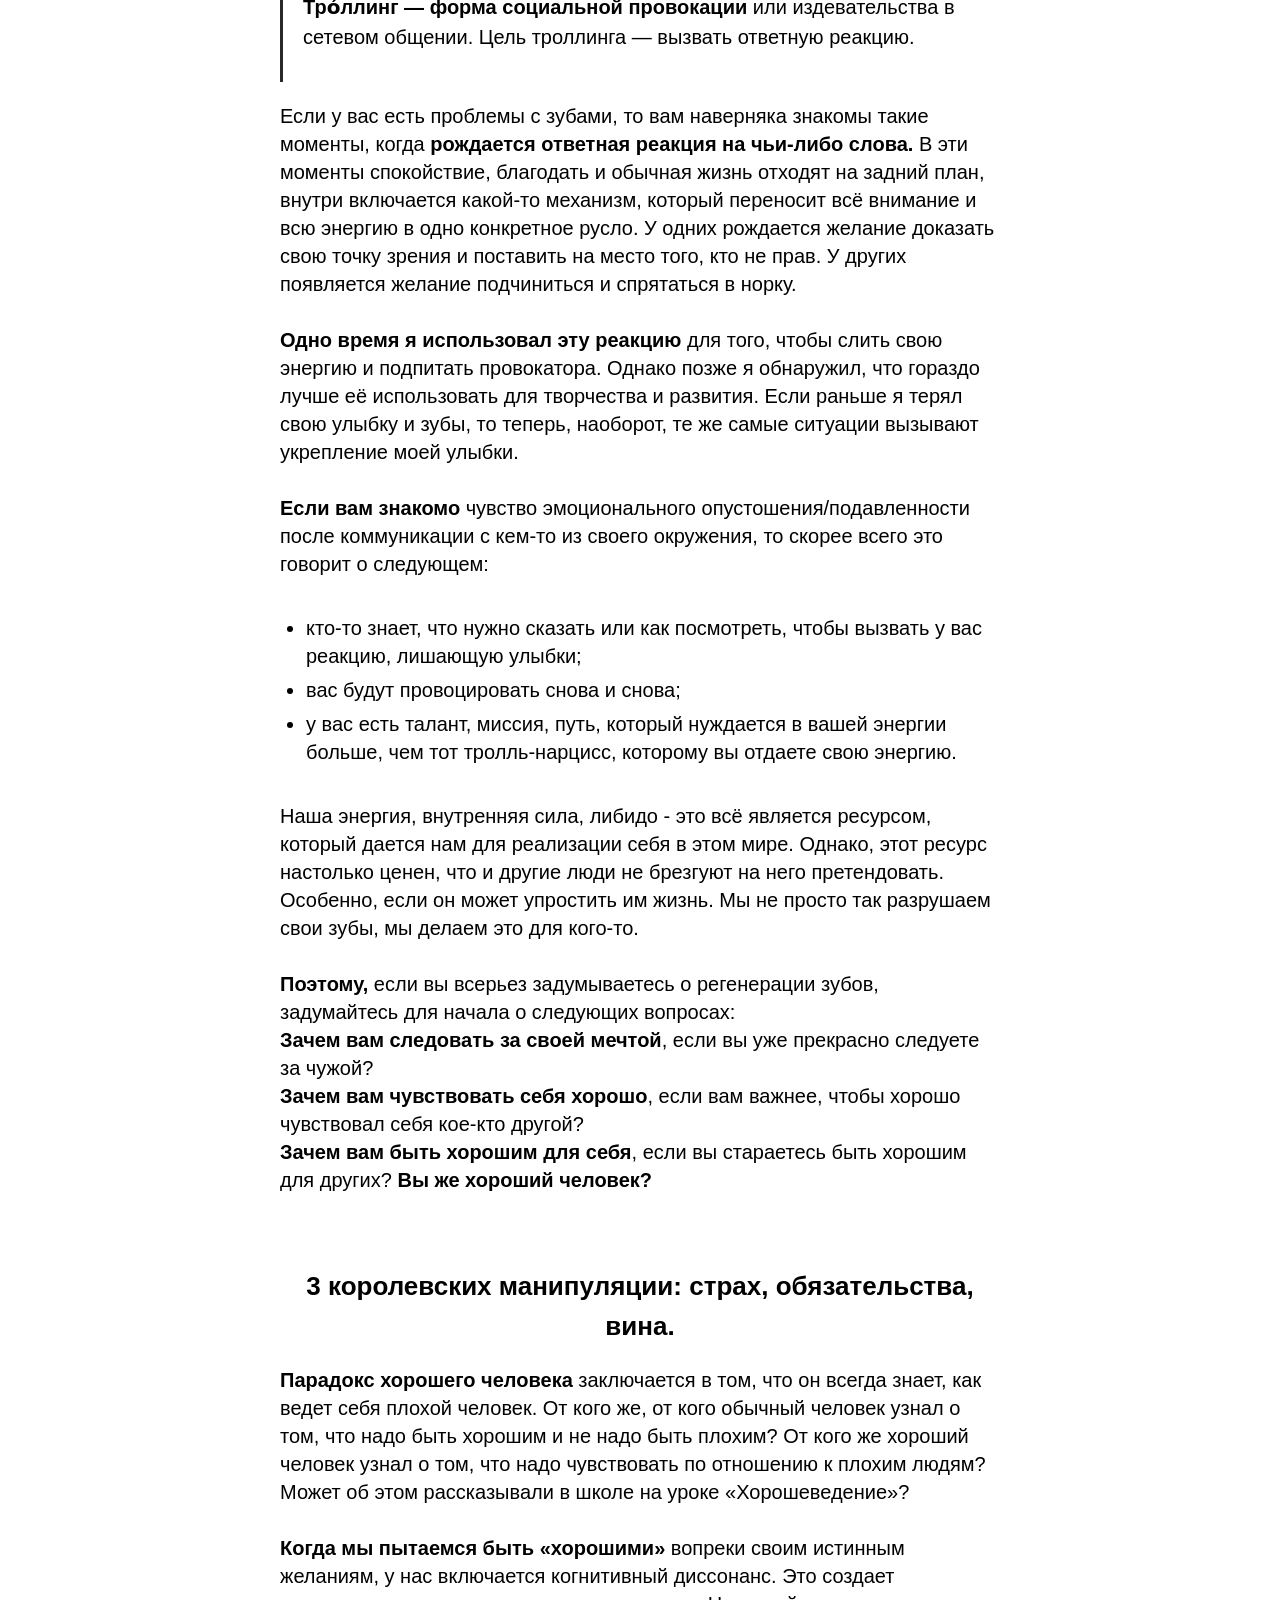
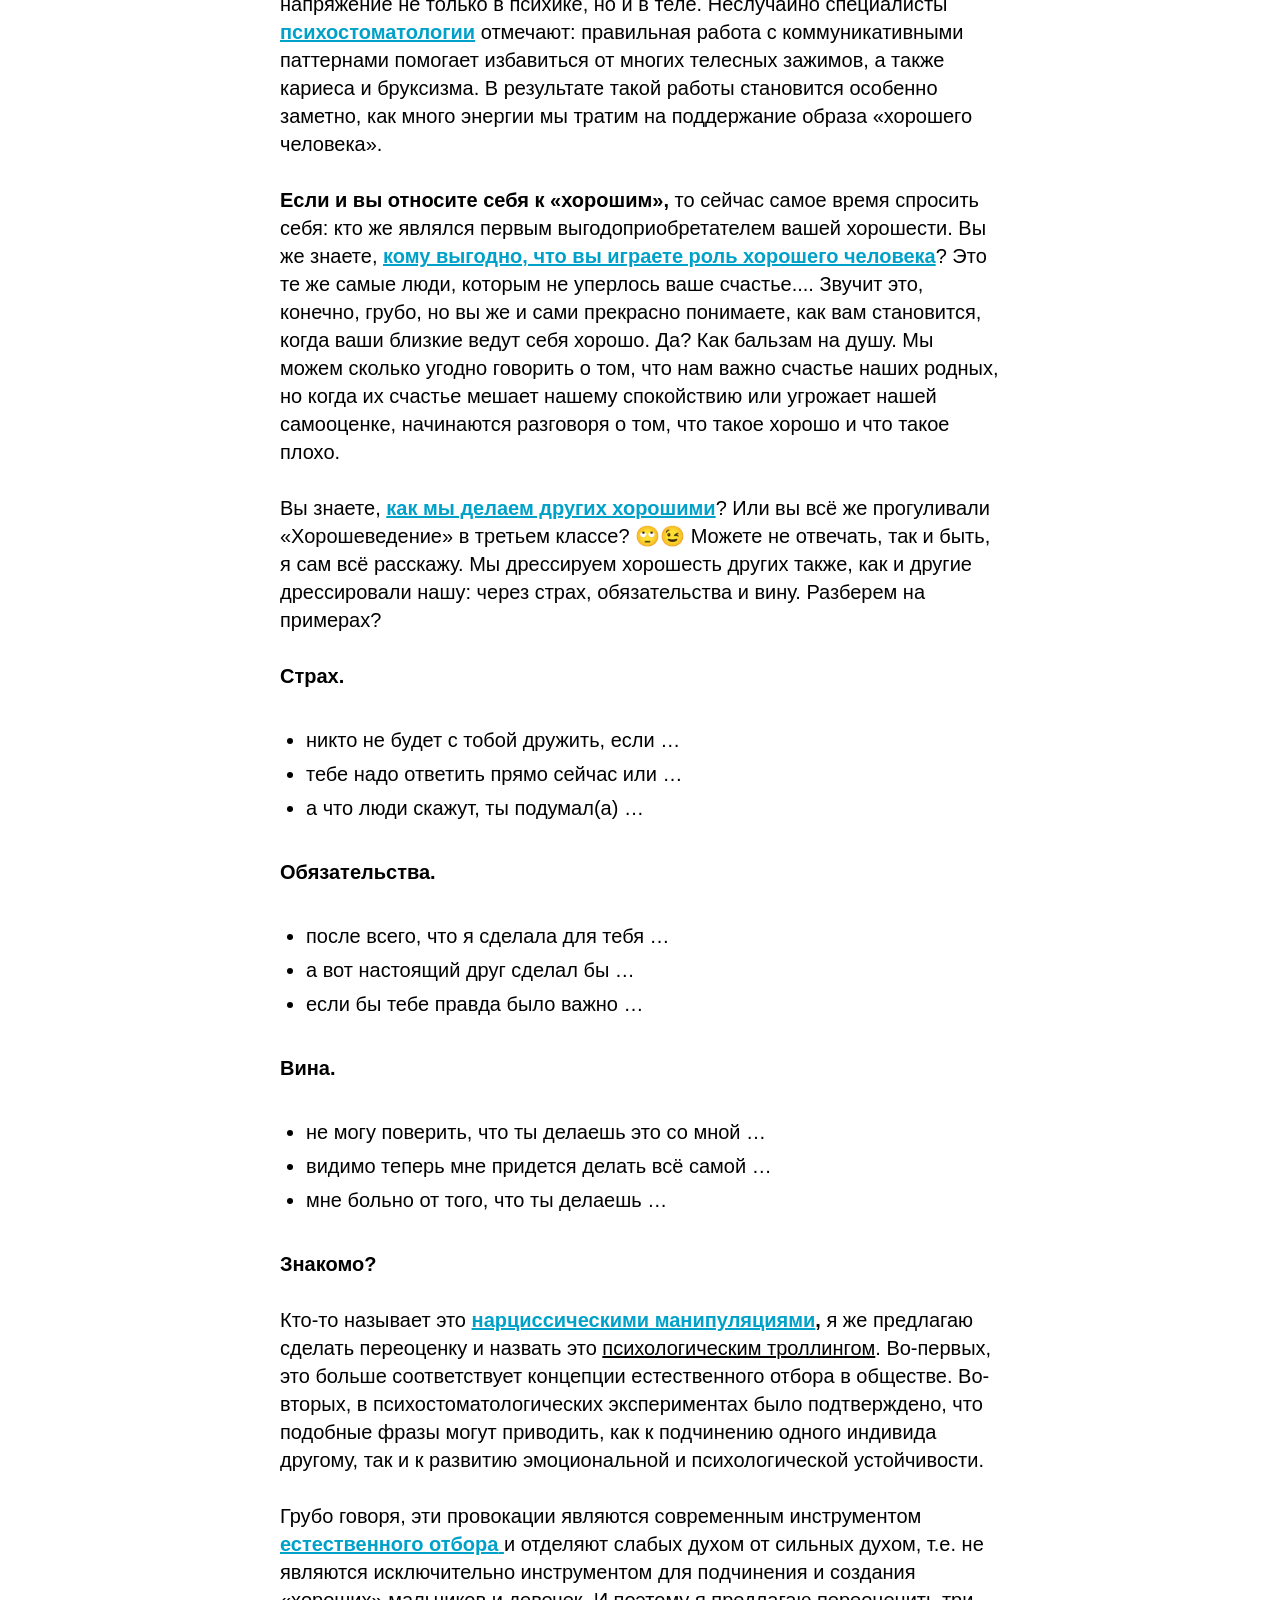
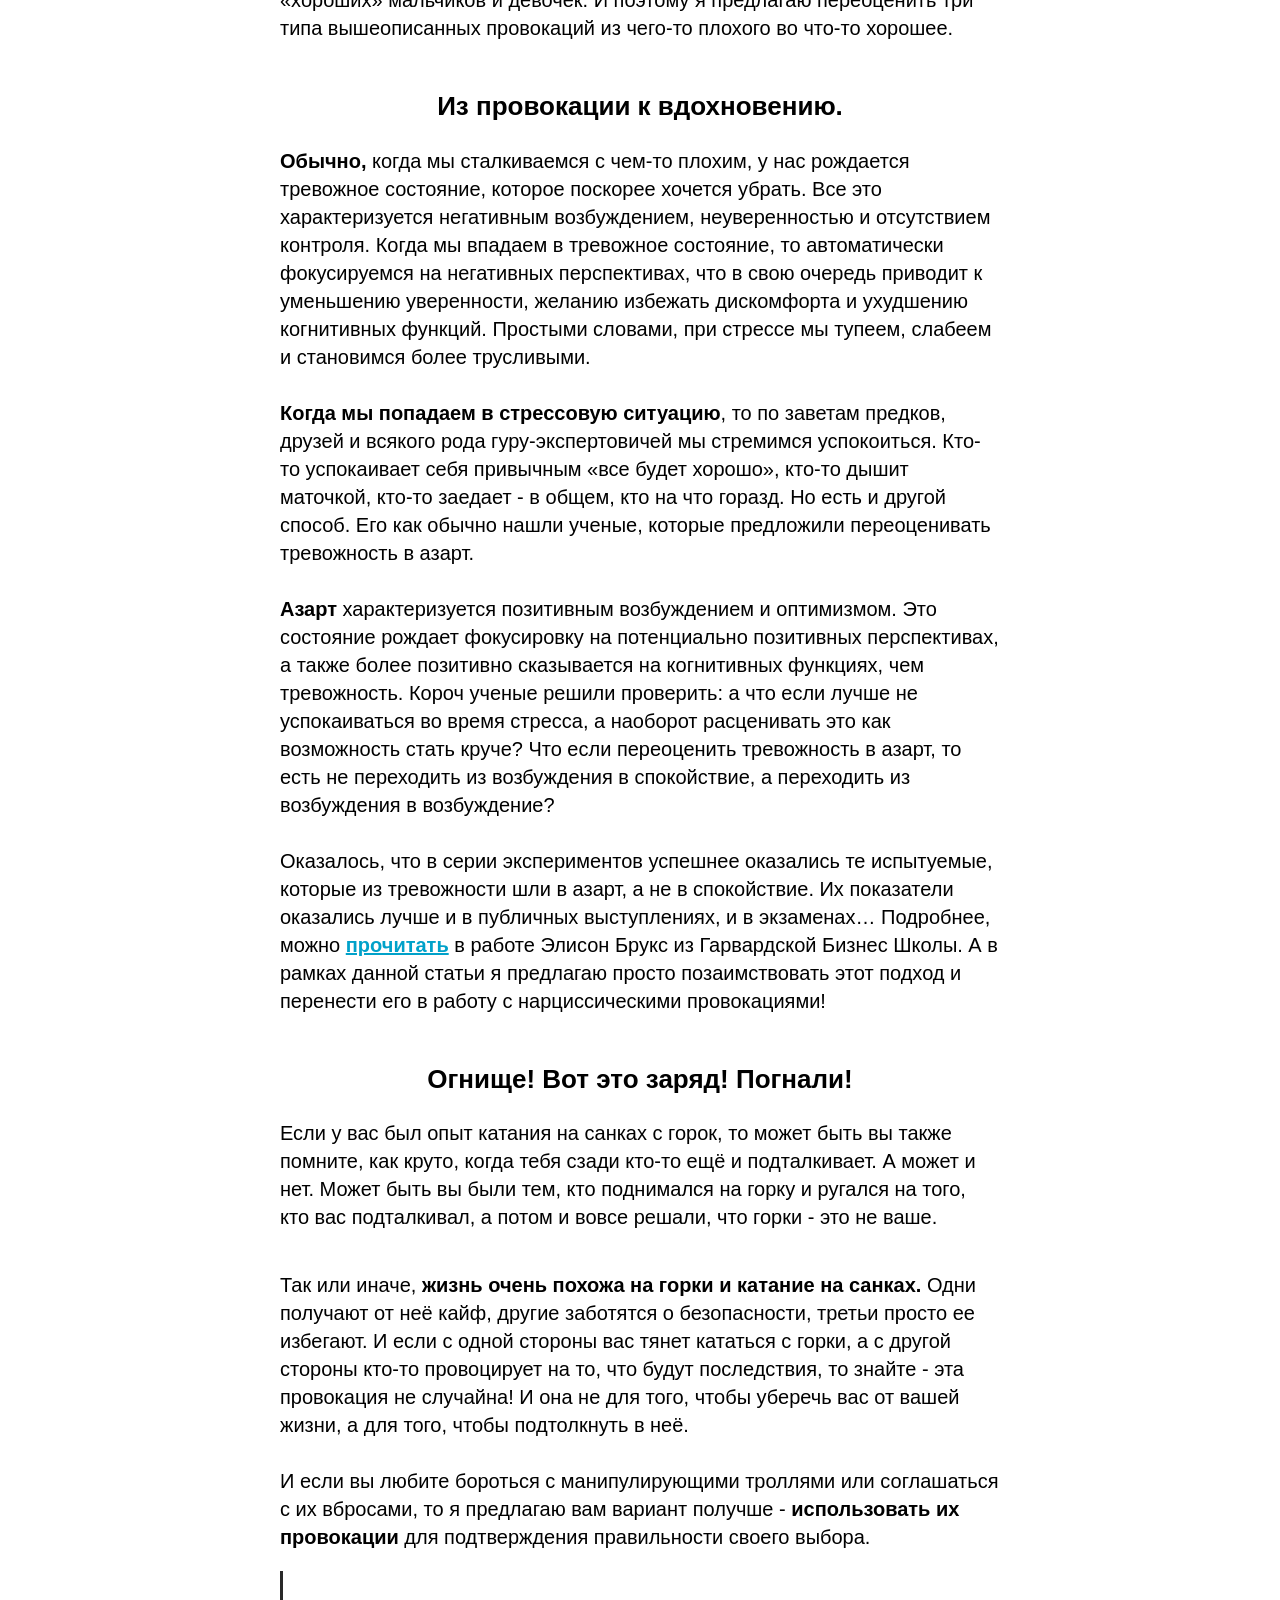
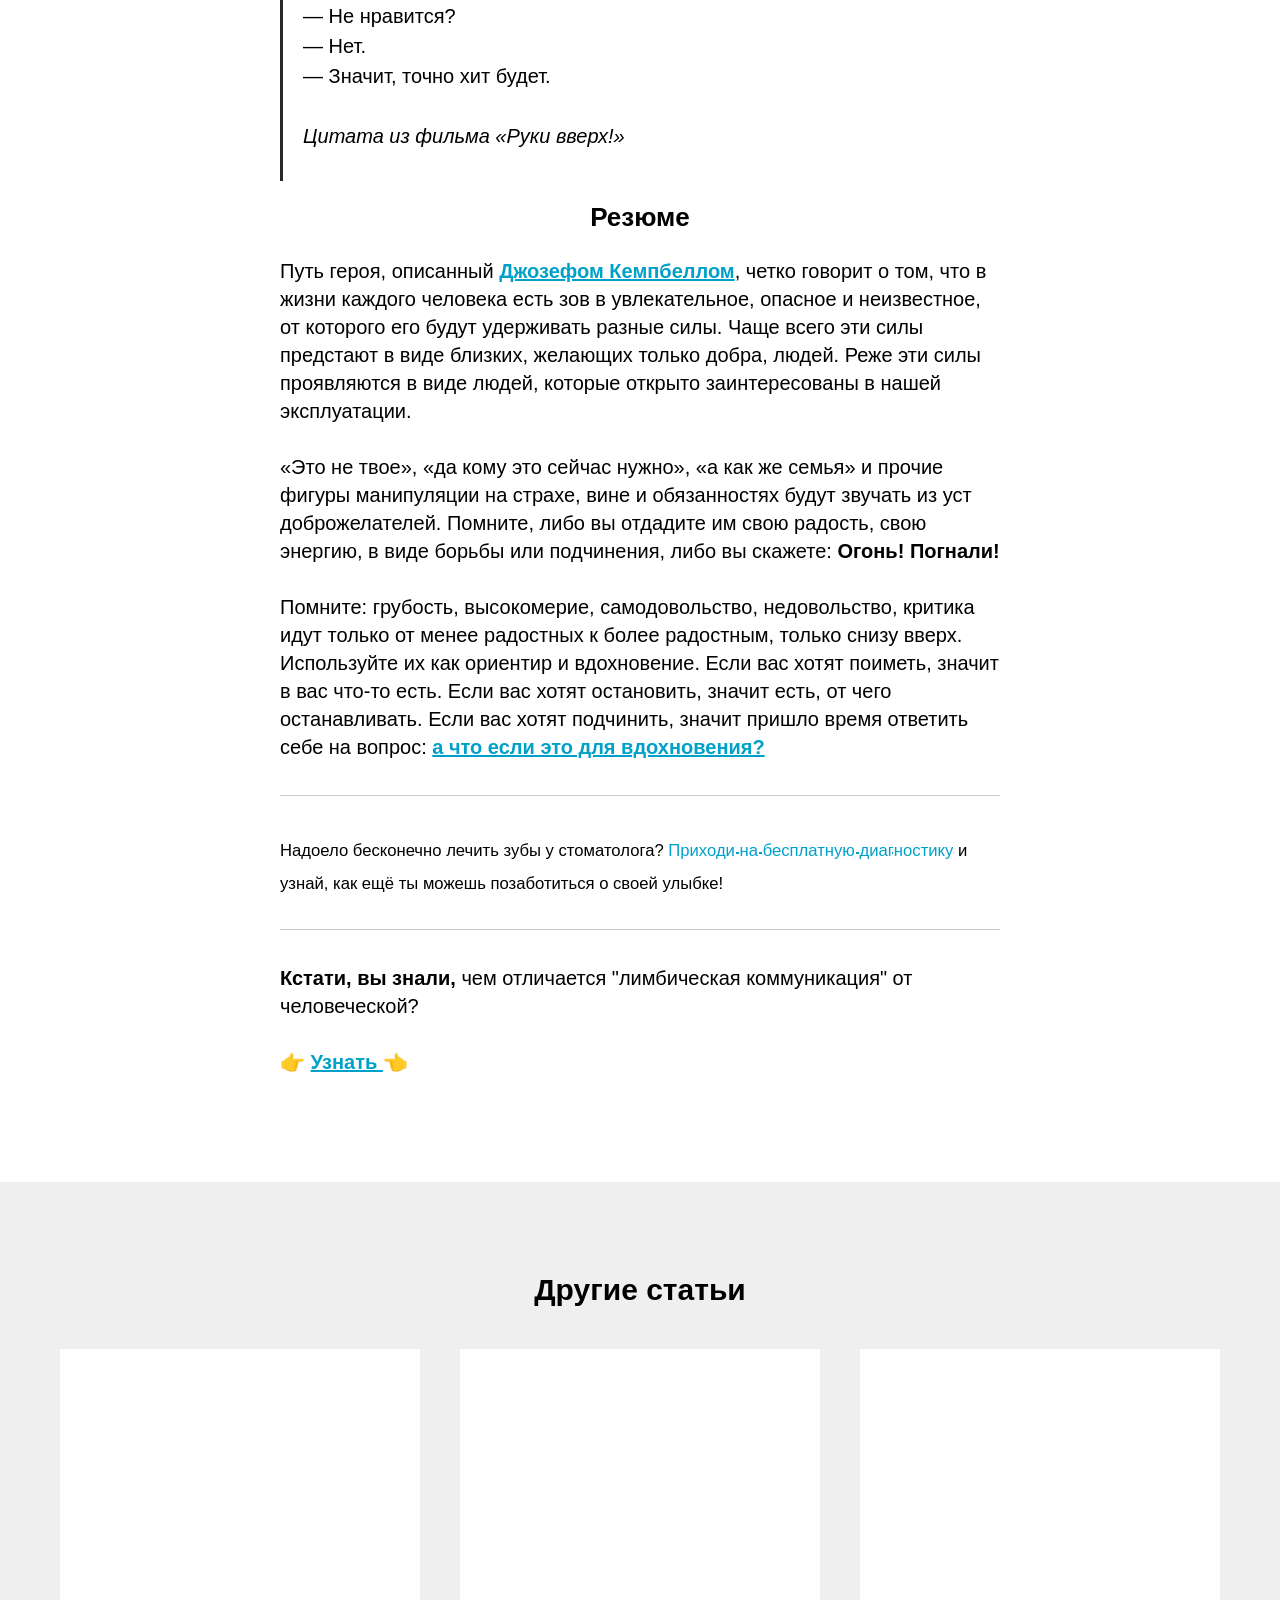
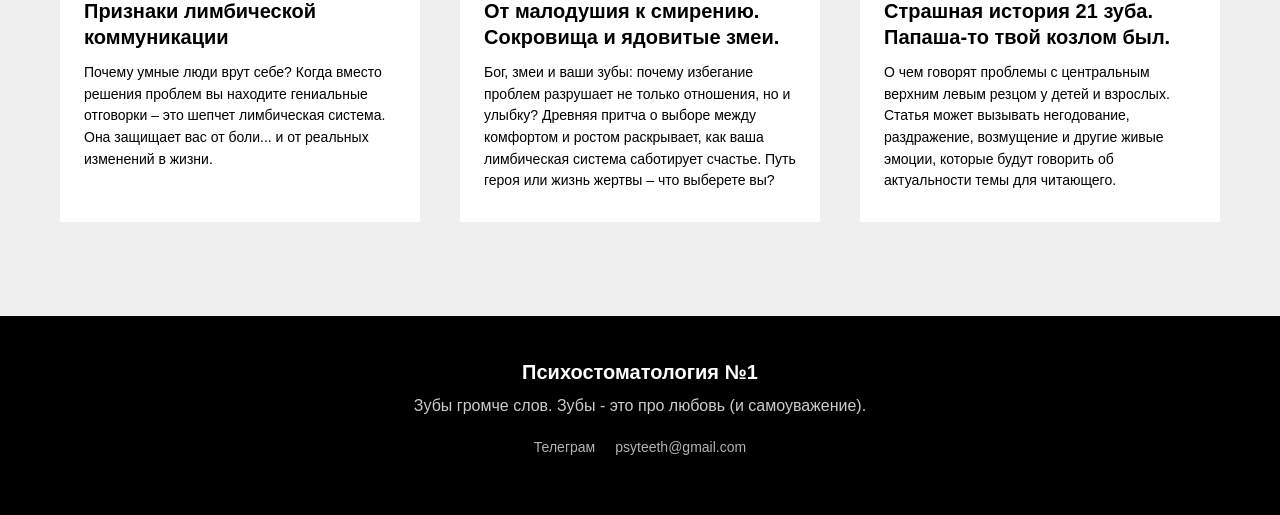
<file: tpost/5kuc10joi1-3-nartsissicheskie-manipulyatsii-i-laifh/index.html>
<!DOCTYPE html><html lang="ru"><head><meta charset="utf-8"><title>Перенаправление…</title>
<link rel="canonical" href="https://psyteeth.ru/tpost/5kuc10joi1-3-nartsissicheskie-manipulyatsii-dlya-ro/"><meta http-equiv="refresh" content="0; url=../../tpost/5kuc10joi1-3-nartsissicheskie-manipulyatsii-dlya-ro/">
<meta name="robots" content="noindex"></head><body><a href="../../tpost/5kuc10joi1-3-nartsissicheskie-manipulyatsii-dlya-ro/">Перейти к статье</a></body></html>
</file>
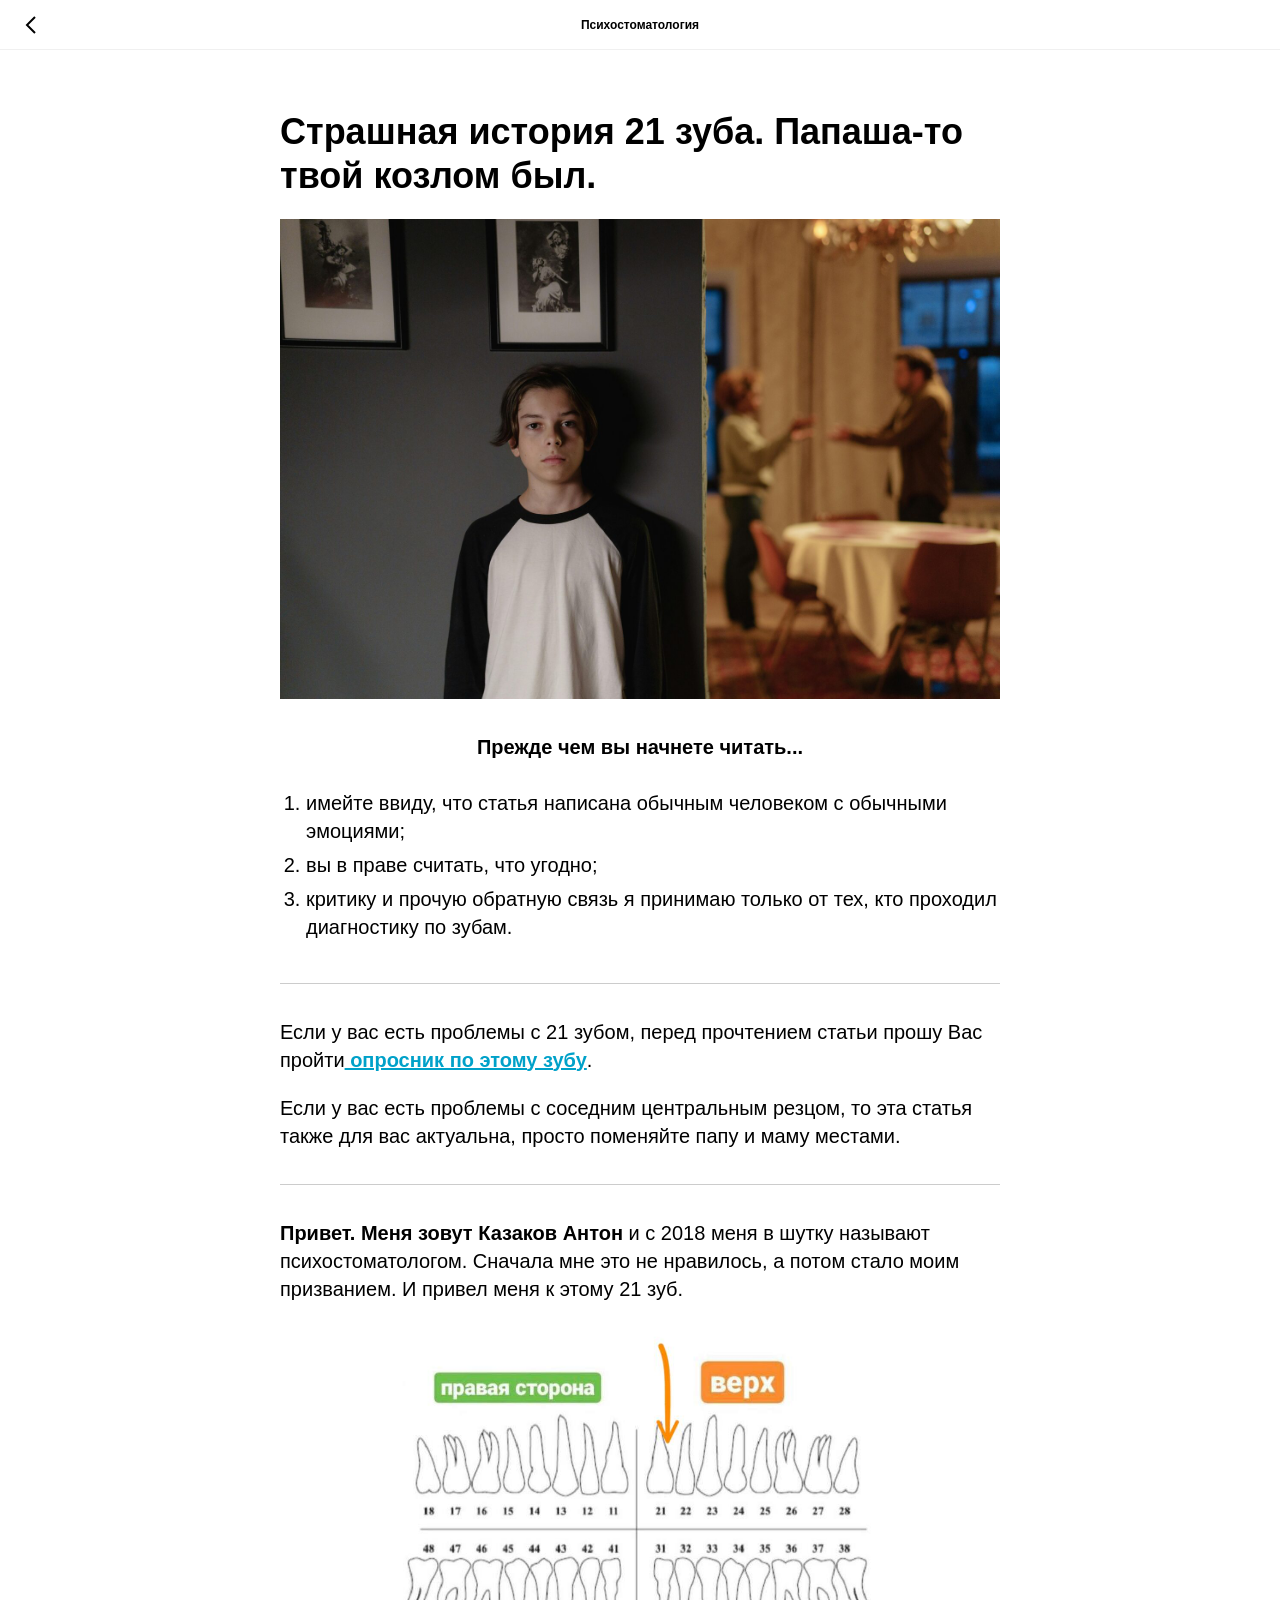
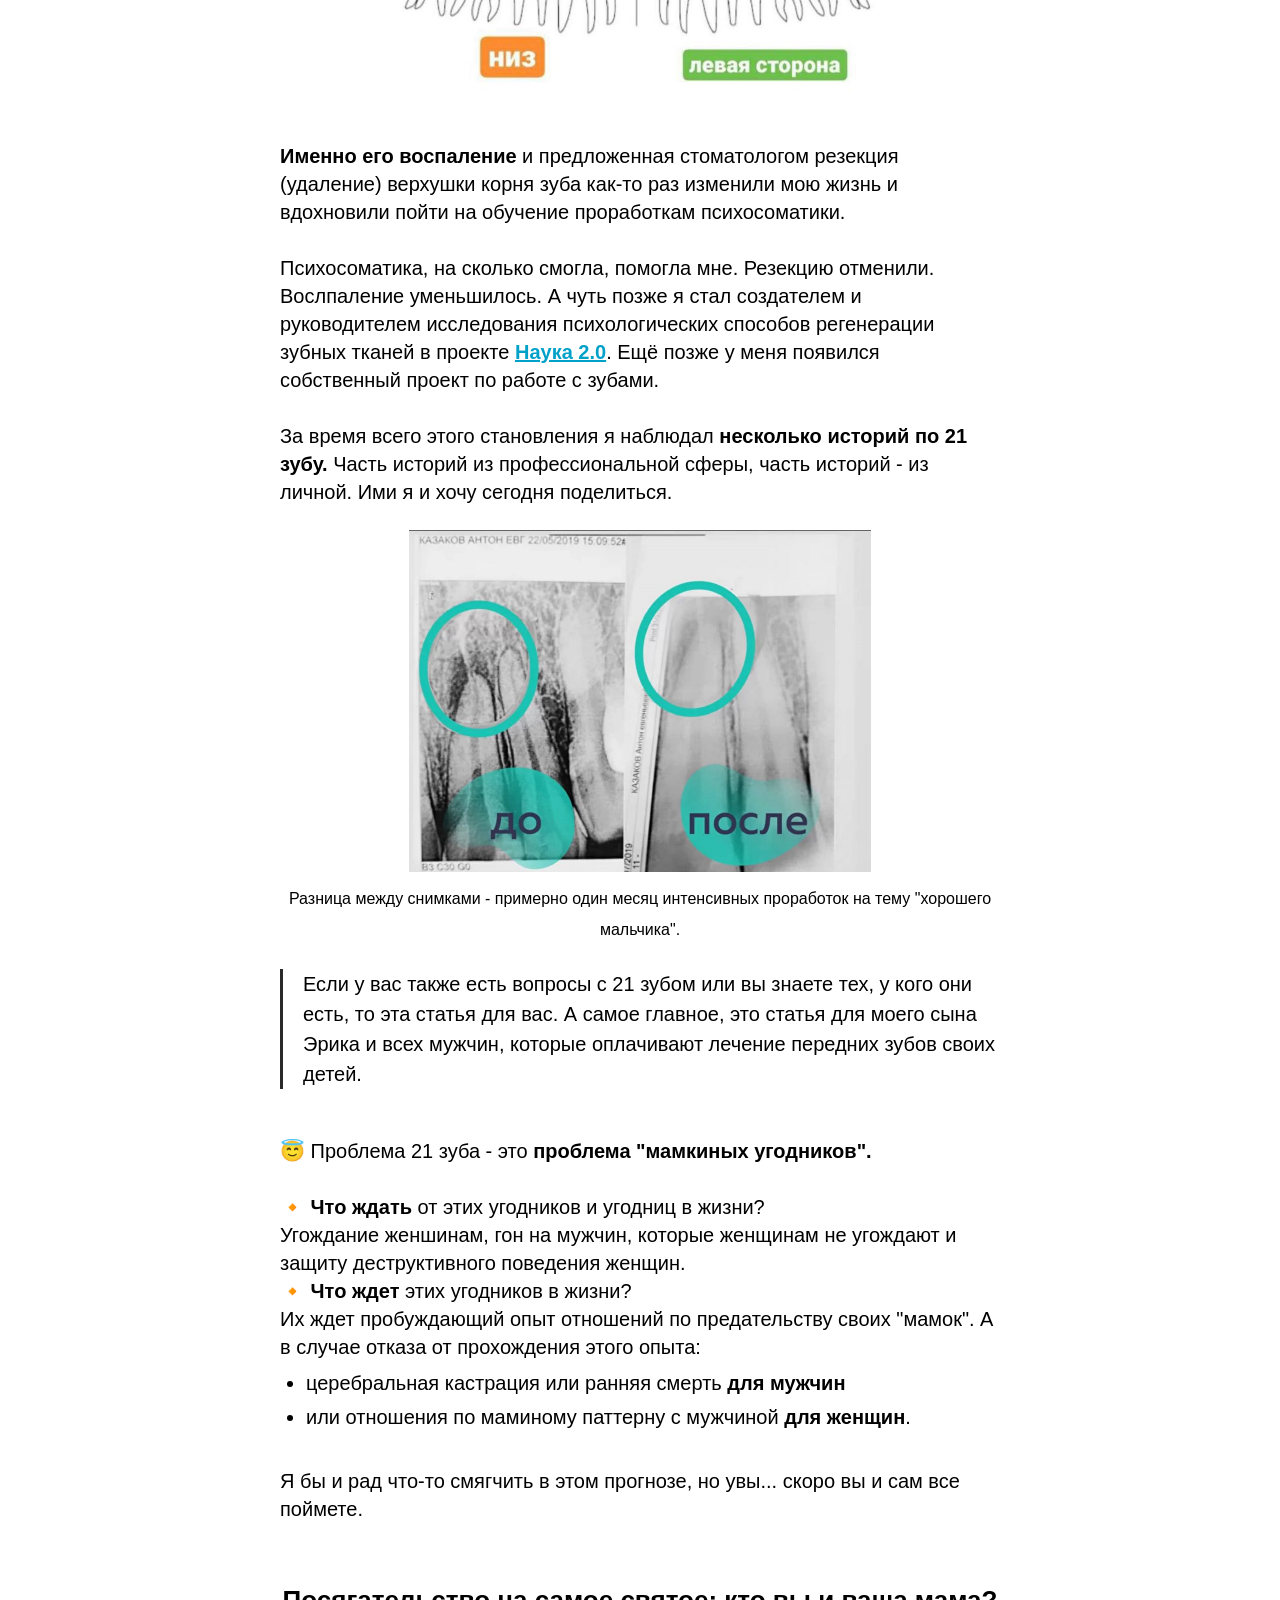
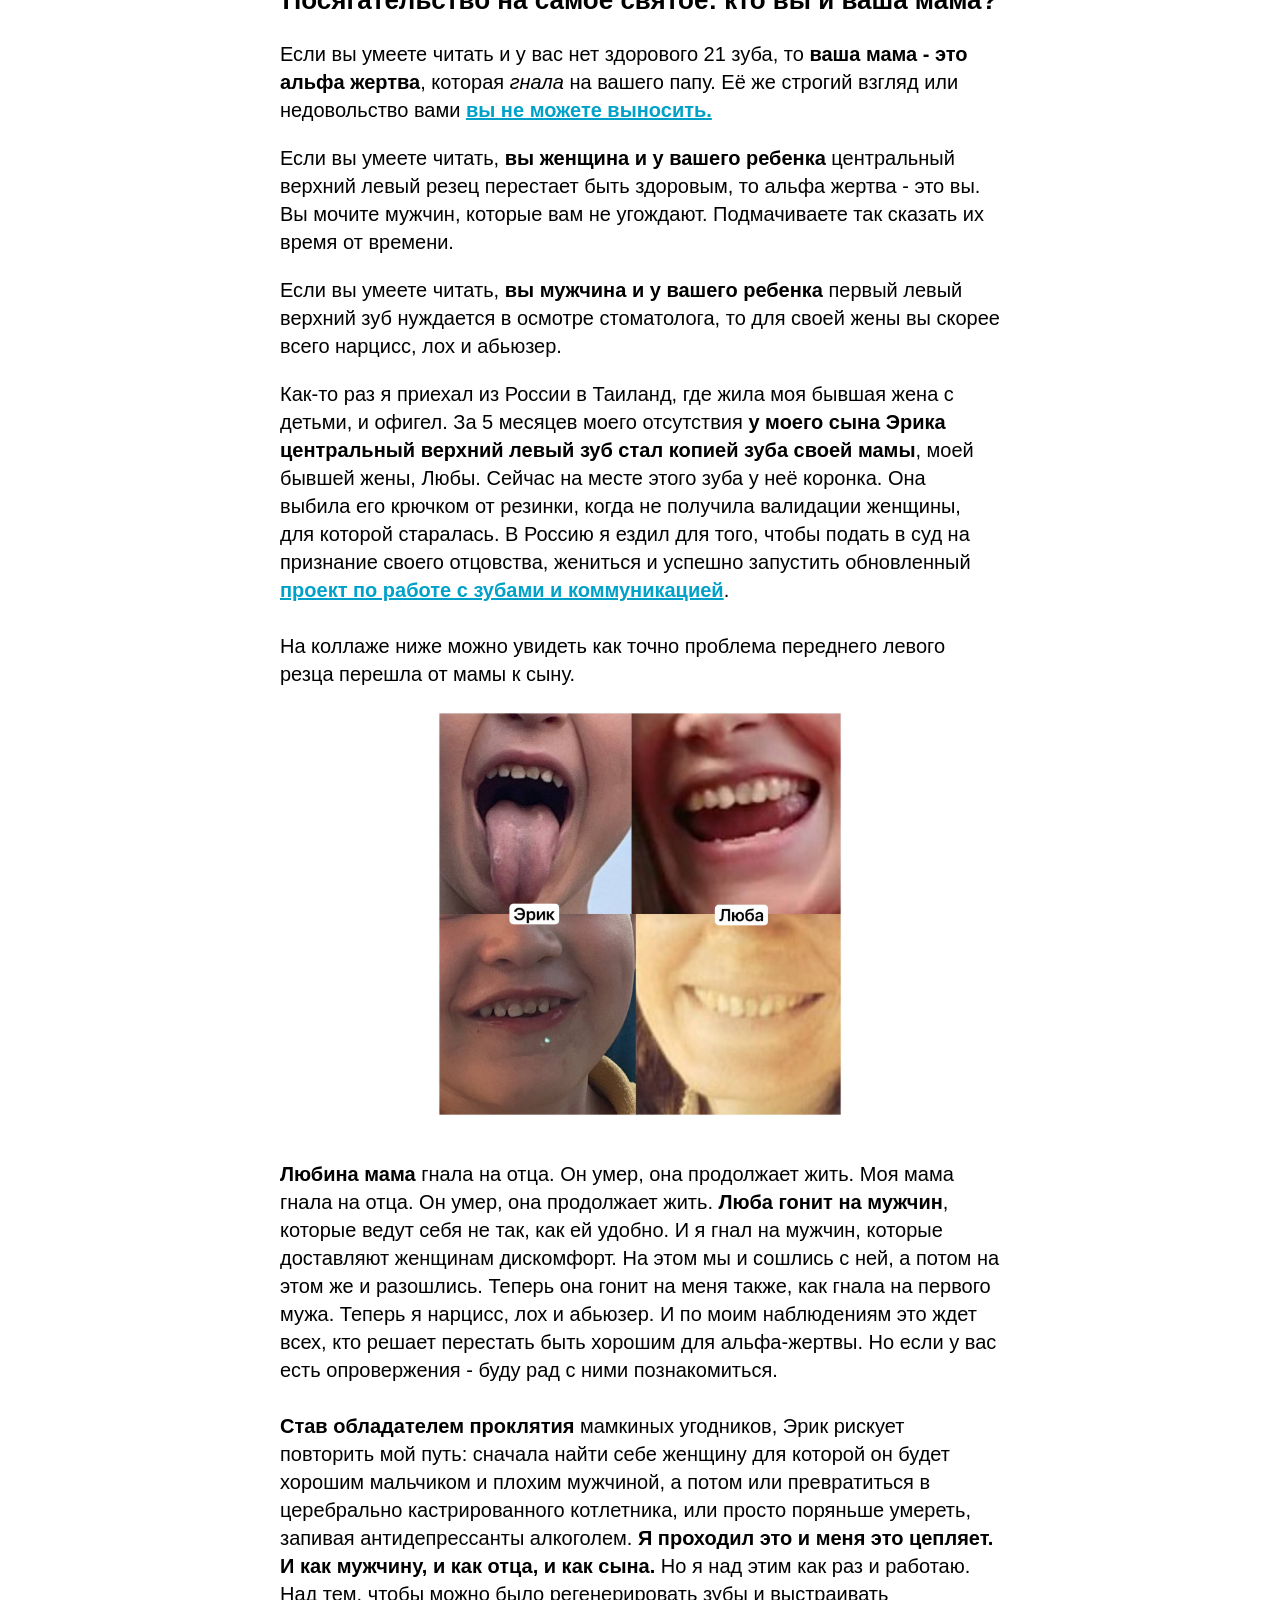
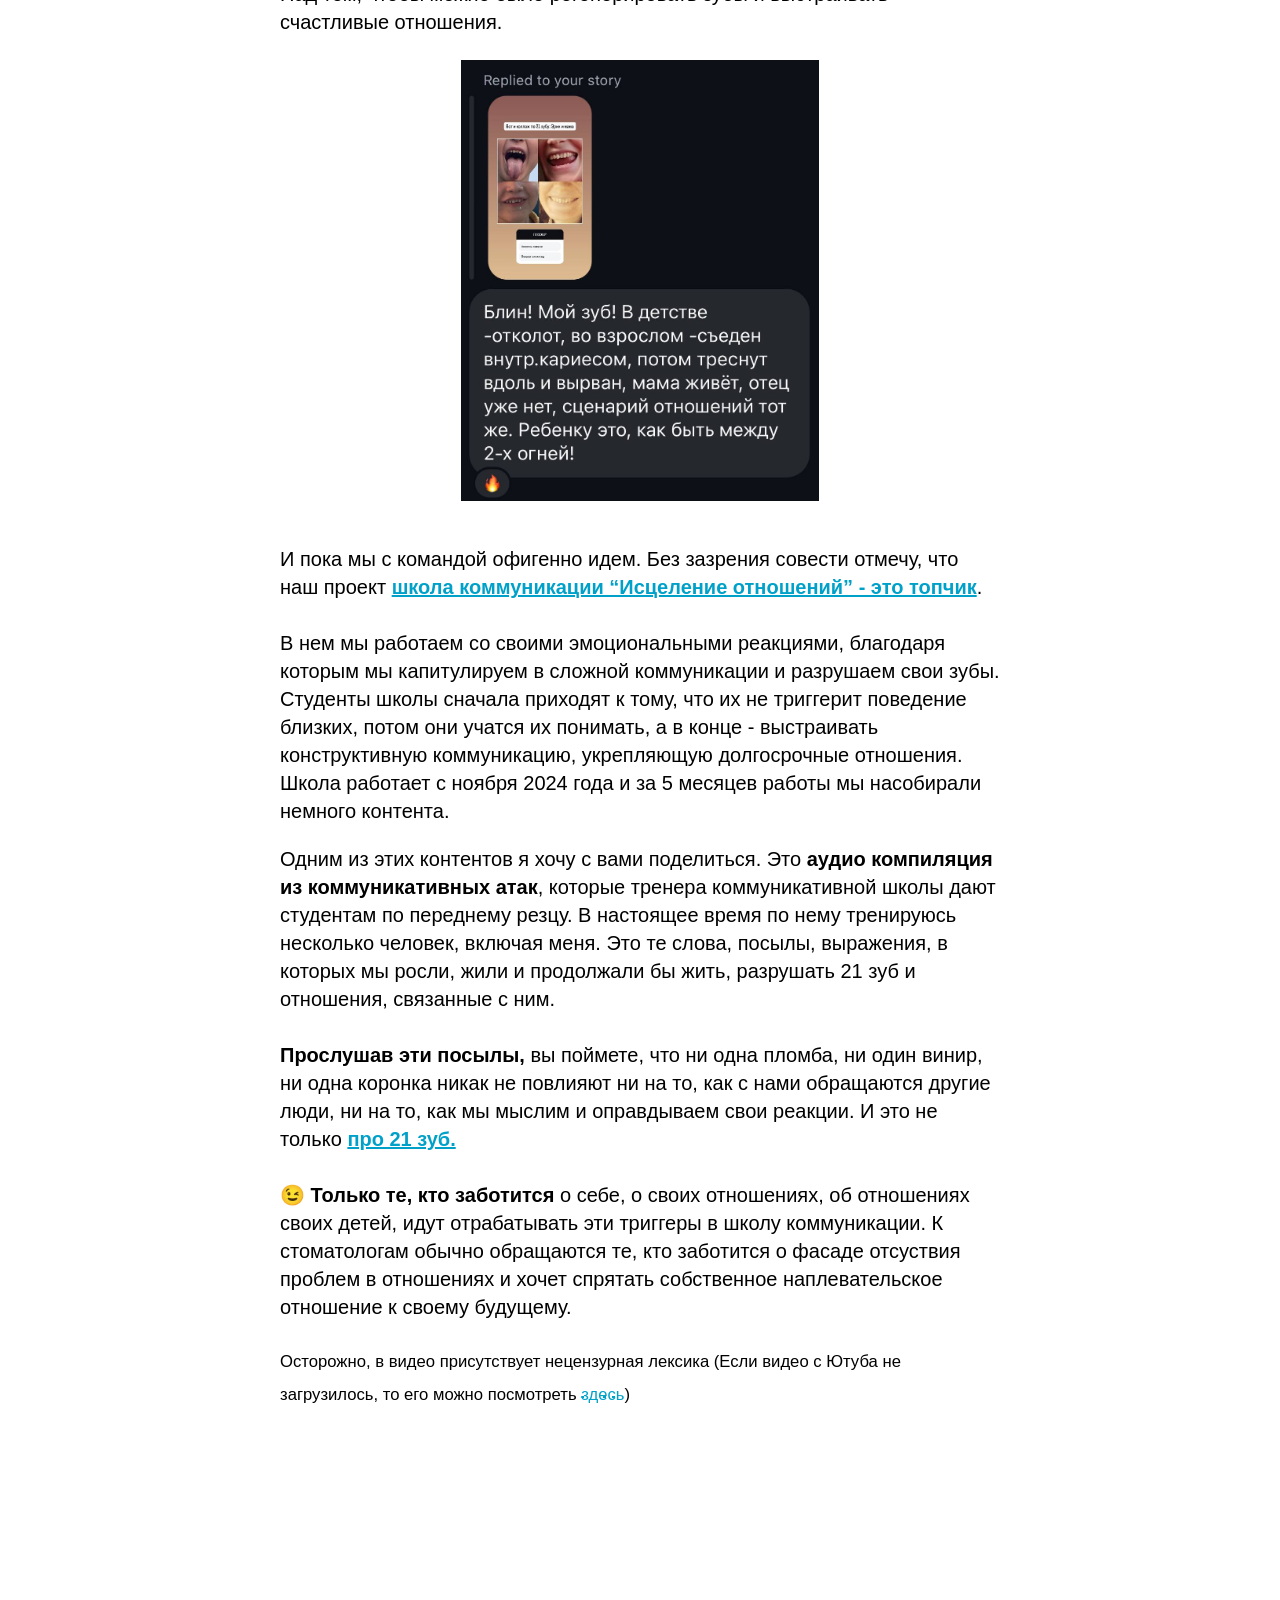
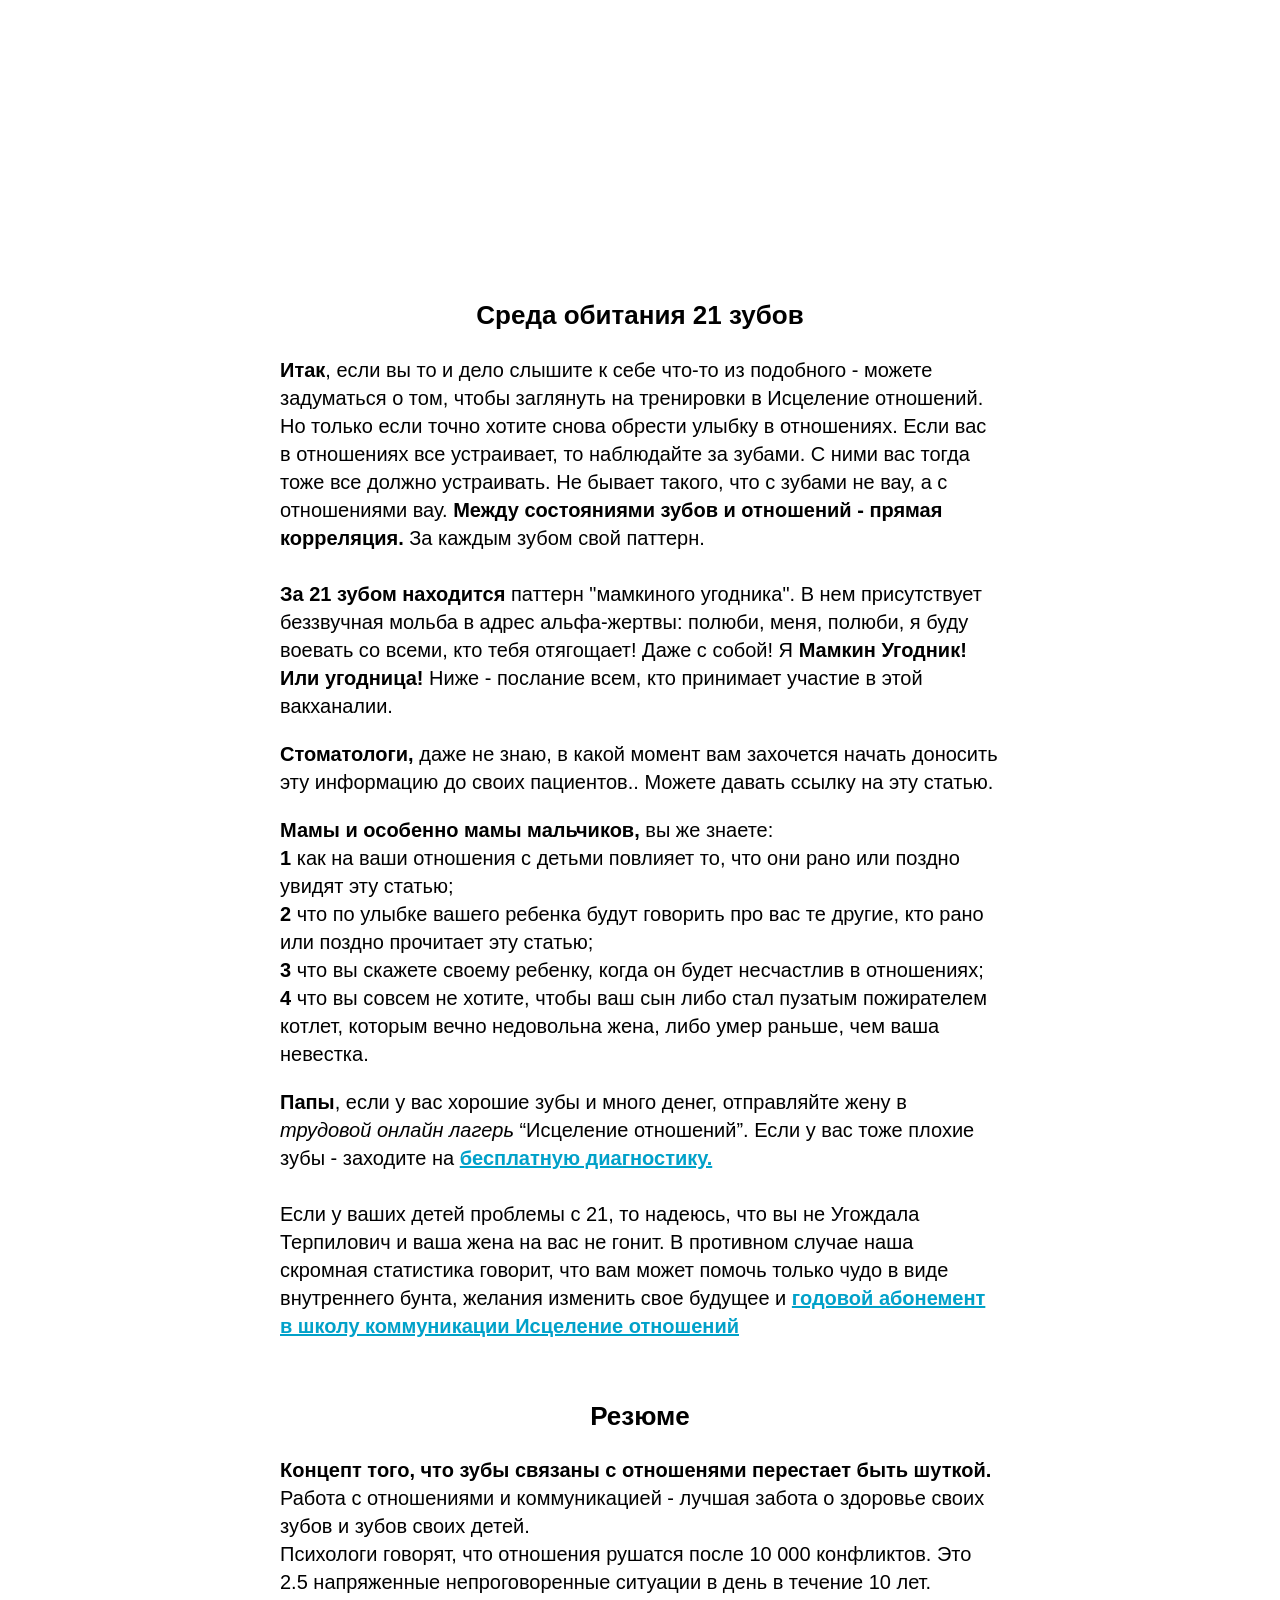
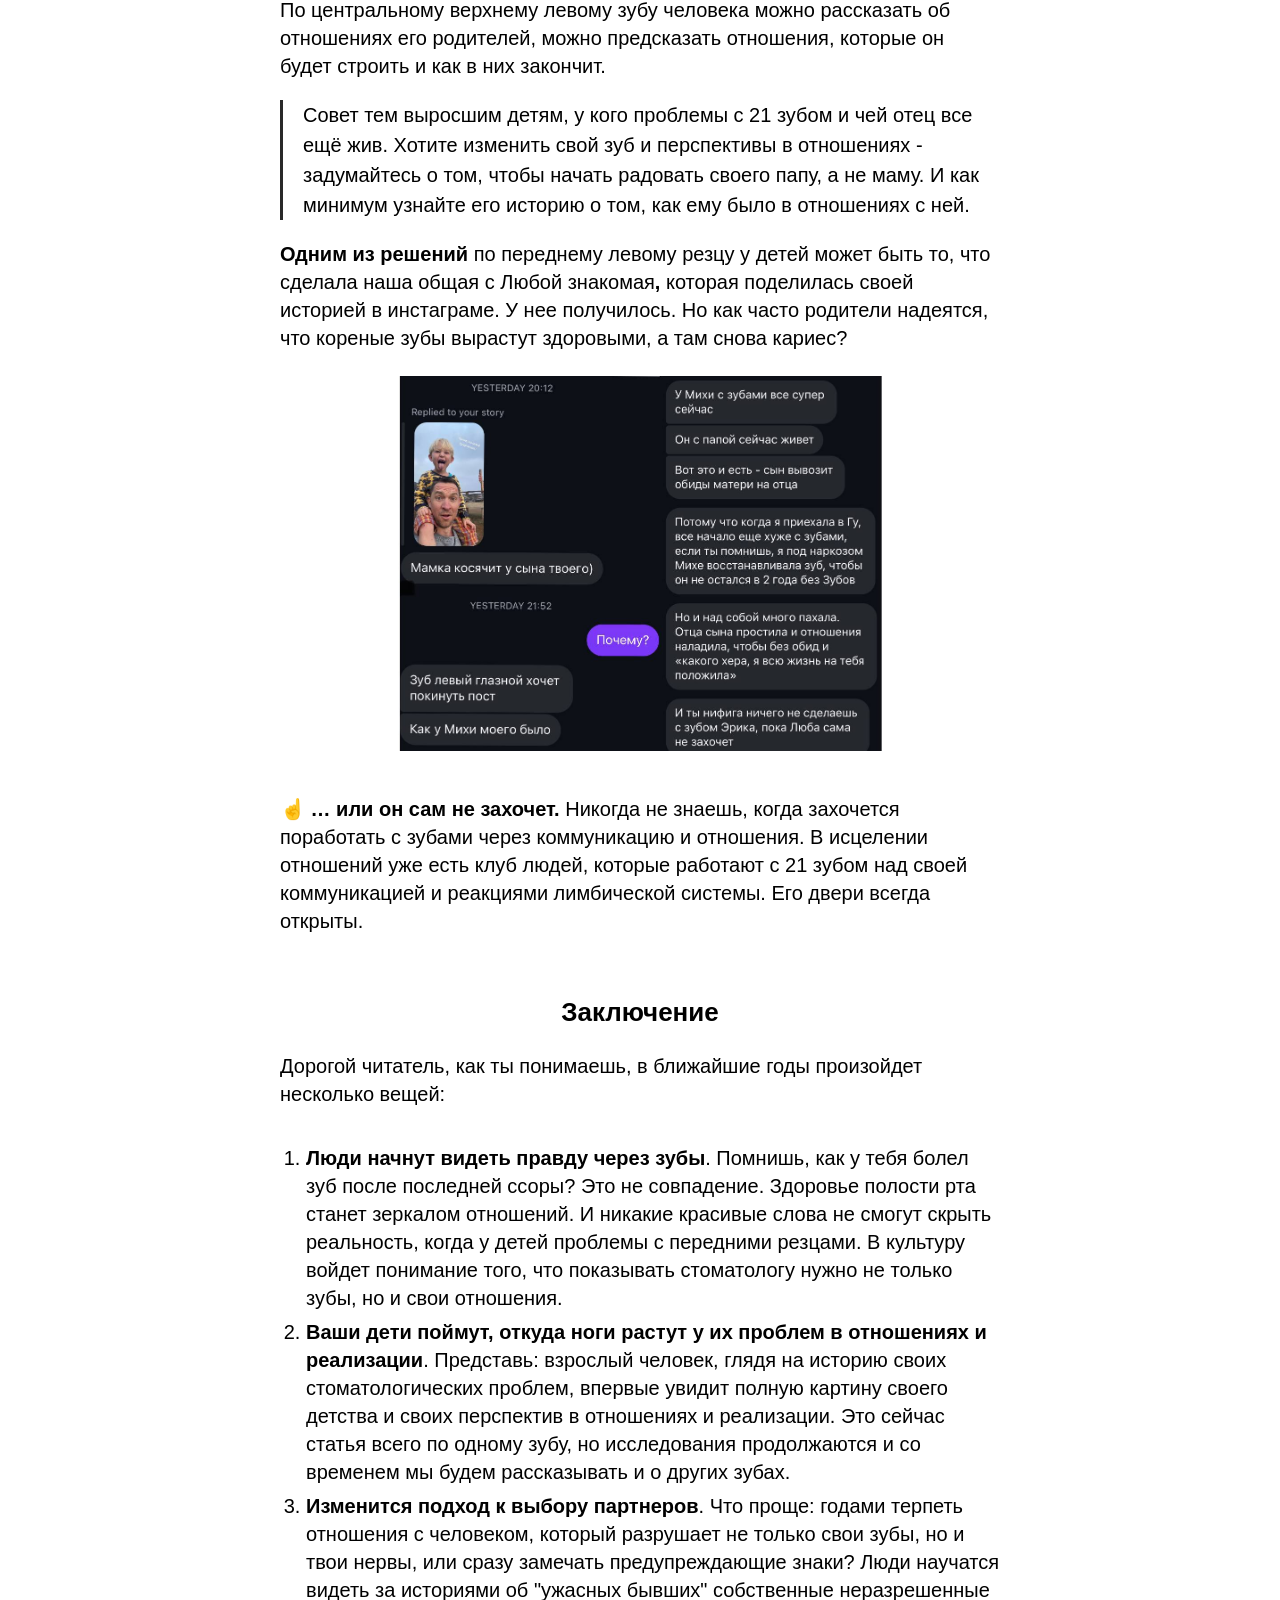
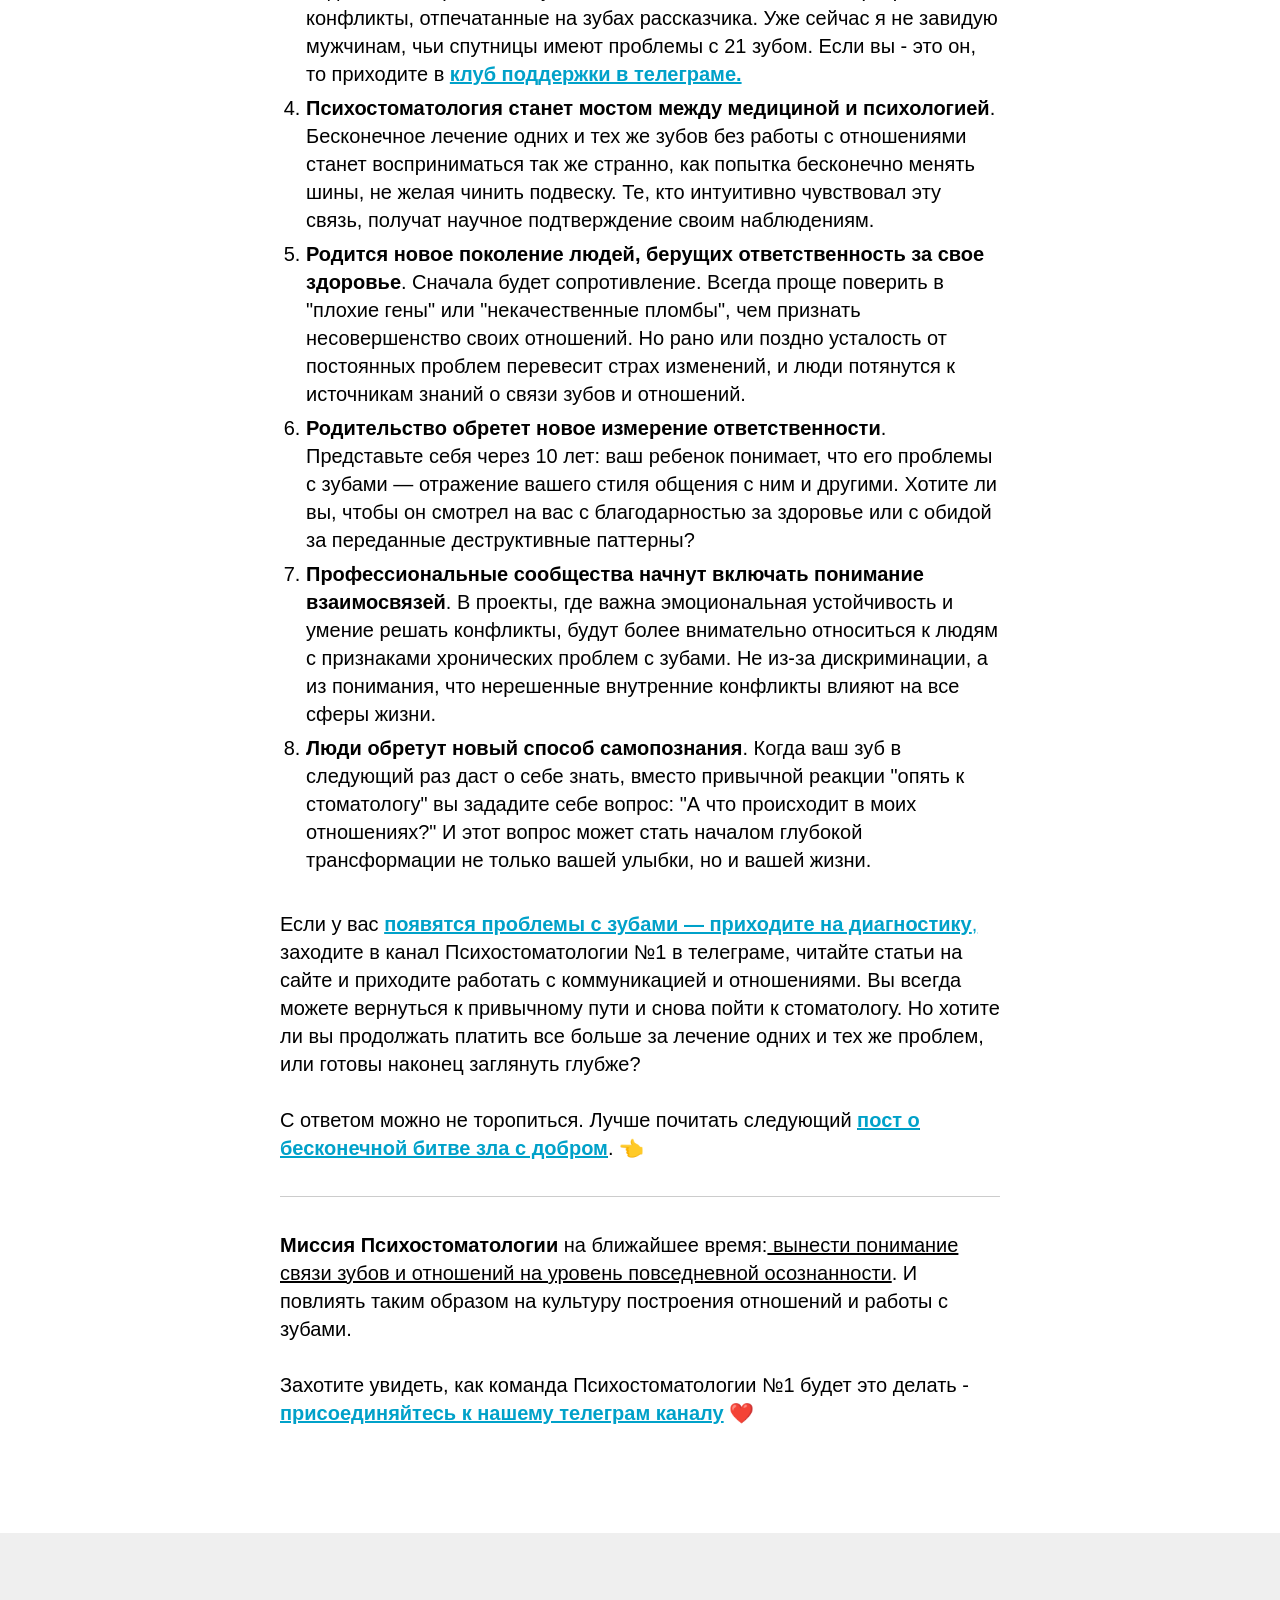
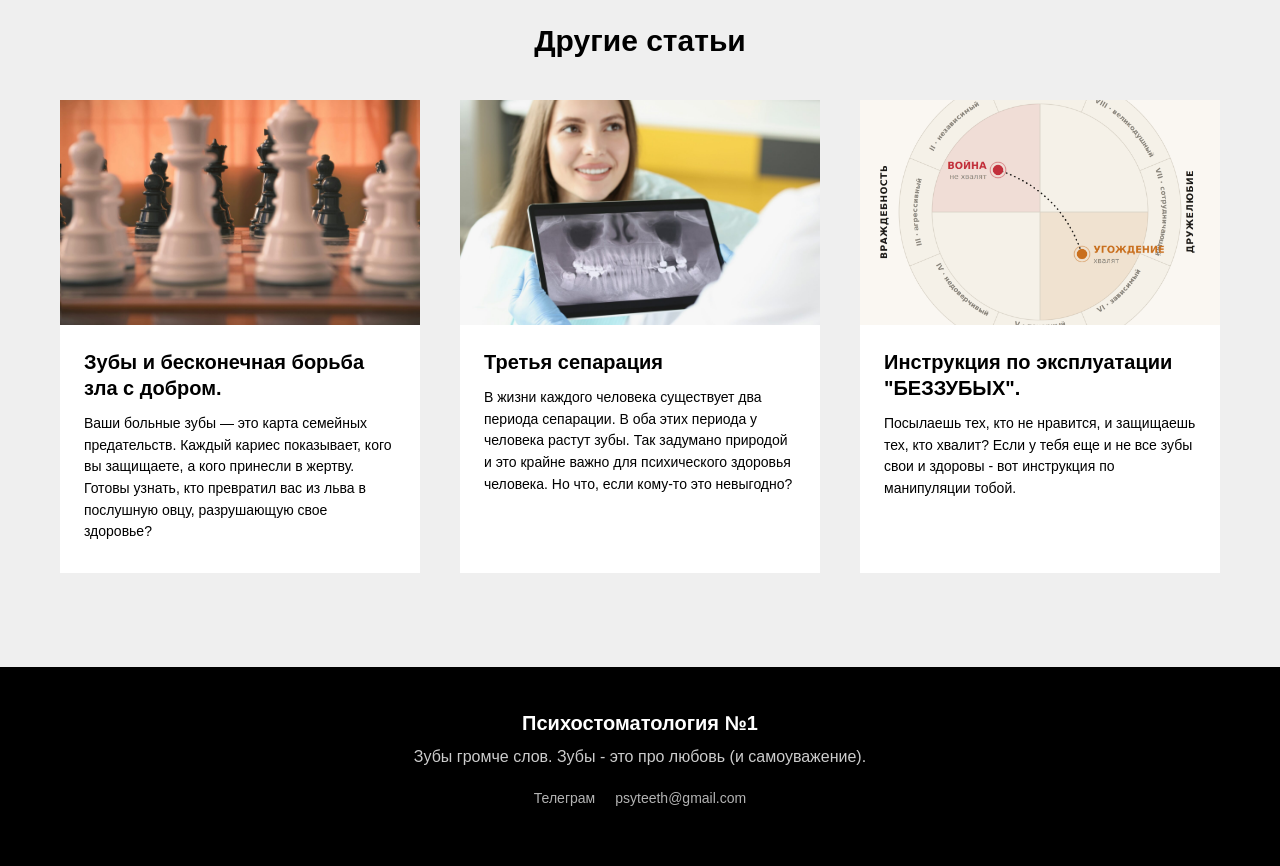
<file: tpost/9784akp351-strashnaya-istoriya-21-zuba-papasha-to-t/index.html>
<!DOCTYPE html>
<html lang="ru">
<head>
<meta charset="utf-8">
<meta name="viewport" content="width=device-width, initial-scale=1">
<title>Страшная история 21 зуба. Папаша-то твой козлом был. - Казаков Антон</title>
<meta name="description" content="О чем говорят проблемы с центральным верхним левым резцом у детей и взрослых. Статья может вызывать негодование, раздражение, возмущение и другие живые эмоции, которые будут говорить об актуальности темы для читающего.">
<link rel="canonical" href="https://psyteeth.ru/tpost/9784akp351-strashnaya-istoriya-21-zuba-papasha-to-t/">
<meta property="og:type" content="article">
<meta property="og:title" content="Страшная история 21 зуба. Папаша-то твой козлом был.">
<meta property="og:description" content="О чем говорят проблемы с центральным верхним левым резцом у детей и взрослых. Статья может вызывать негодование, раздражение, возмущение и другие живые эмоции, которые будут говорить об актуальности темы для читающего.">
<meta property="og:url" content="https://psyteeth.ru/tpost/9784akp351-strashnaya-istoriya-21-zuba-papasha-to-t/">
<meta property="og:image" content="https://psyteeth.ru/assets/img/39356164-pexels-cottonbro-660.jpg">
<meta name="twitter:card" content="summary_large_image">
<link rel="icon" href="../../assets/img/30326538-ttttt.svg" type="image/svg+xml">
<link rel="stylesheet" href="../../assets/css/style.css">
<script type="application/ld+json">{"@context": "https://schema.org", "@type": "BlogPosting", "headline": "Страшная история 21 зуба. Папаша-то твой козлом был.", "description": "О чем говорят проблемы с центральным верхним левым резцом у детей и взрослых. Статья может вызывать негодование, раздражение, возмущение и другие живые эмоции, которые будут говорить об актуальности темы для читающего.", "author": {"@type": "Person", "name": "Казаков Антон"}, "image": "https://psyteeth.ru/assets/img/39356164-pexels-cottonbro-660.jpg", "mainEntityOfPage": "https://psyteeth.ru/tpost/9784akp351-strashnaya-istoriya-21-zuba-papasha-to-t/"}</script>
</head>
<body>
<div class="post-bar">
  <a class="back" href="../../#blog" aria-label="Назад к блогу"><svg viewBox="0 0 24 24"><path d="M15 4 7 12l8 8"/></svg></a>
  <a class="post-bar__title" href="../../">Психостоматология</a>
</div>
<article class="post" itemscope itemtype="https://schema.org/BlogPosting">
  <h1 class="post__title" itemprop="headline">Страшная история 21 зуба. Папаша-то твой козлом был.</h1>
  <img class="post__cover" src="../../assets/img/39356164-pexels-cottonbro-660.jpg" alt="Страшная история 21 зуба. Папаша-то твой козлом был.">
  <div class="post__body" itemprop="articleBody">
<div class="t-redactor__text"><p style="text-align: center;"><strong>Прежде чем вы начнете читать...</strong></p></div><div class="t-redactor__text"><ol><li>имейте ввиду, что статья написана обычным человеком с обычными эмоциями;</li><li>вы в праве считать, что угодно;</li><li>критику и прочую обратную связь я принимаю только от тех, кто проходил диагностику по зубам.</li></ol></div><figure><hr style="color: #000000;"></figure><div class="t-redactor__text">Если у вас есть проблемы с 21 зубом, перед прочтением статьи прошу Вас пройти<strong><a href="https://forms.gle/pcDtsb4QYjyLXp6N8" target="_blank" rel="noreferrer noopener"> опросник по этому зубу</a></strong>.</div><div class="t-redactor__text">Если у вас есть проблемы с соседним центральным резцом, то эта статья также для вас актуальна, просто поменяйте папу и маму местами. </div><figure><hr style="color: #000000;"></figure><div class="t-redactor__text"><strong>Привет. Меня зовут Казаков Антон</strong> и с 2018 меня в шутку называют психостоматологом. Сначала мне это не нравилось, а потом стало моим призванием. И привел меня к этому 21 зуб.</div><figure>
<img src="../../assets/img/35373935-photo_2025-02-28_12-.jpg" alt="Страшная история 21 зуба. Папаша-то твой козлом был." loading="lazy">
</figure><div class="t-redactor__text"><strong>Именно его воспаление</strong> и предложенная стоматологом резекция (удаление) верхушки корня зуба как-то раз изменили мою жизнь и вдохновили пойти на обучение проработкам психосоматики. <br /><br />Психосоматика, на сколько смогла, помогла мне. Резекцию отменили. Вослпаление уменьшилось. А чуть позже я стал создателем и руководителем исследования психологических способов регенерации зубных тканей в проекте <strong><a href="https://psy20science.ru">Наука 2.0</a></strong>. Ещё позже у меня появился собственный проект по работе с зубами. <br /><br />За время всего этого становления я наблюдал <strong>несколько историй по 21 зубу.</strong> Часть историй из профессиональной сферы, часть историй - из личной. Ими я и хочу сегодня поделиться.</div><figure>
<img src="../../assets/img/30653031-image_2025-02-28_200.png"  style=" margin: 0 auto;  width: 64.08%;  height: 47.47%; "  >
</figure><div class="t-redactor__text"><p style="text-align: center;"><sup>Разница между снимками - примерно один месяц интенсивных проработок на тему "хорошего мальчика".</sup></p></div><blockquote class="t-redactor__quote">Если у вас также есть вопросы с 21 зубом или вы знаете тех, у кого они есть, то эта статья для вас. А самое главное, это статья для моего сына Эрика и всех мужчин, которые оплачивают лечение передних зубов своих детей.</blockquote><div class="t-redactor__text"><br />😇 Проблема 21 зуба - это <strong>проблема "мамкиных угодников".</strong><br /><br />🔸 <strong>Что ждать </strong>от этих угодников и угодниц в жизни?<br />Угождание женшинам, гон на мужчин, которые женщинам не угождают и защиту деструктивного поведения женщин. <br />🔸 <strong>Что ждет</strong> этих угодников в жизни? <br />Их ждет пробуждающий опыт отношений по предательству своих "мамок". А в случае отказа от прохождения этого опыта:<br /><ul><li>церебральная кастрация или ранняя смерть <strong>для мужчин</strong></li><li>или отношения по маминому паттерну с мужчиной <strong>для женщин</strong>.</li></ul><br />Я бы и рад что-то смягчить в этом прогнозе, но увы... скоро вы и сам все поймете.</div><blockquote class="t-redactor__preface"><br /><p style="text-align: center;"><strong>Посягательство на самое святое: кто вы и ваша мама?</strong></p></blockquote><div class="t-redactor__text">Если вы умеете читать и у вас нет здорового 21 зуба, то <strong>ваша мама</strong> <strong>- это альфа жертва</strong>, которая <em>гнала </em>на вашего папу. Её же строгий взгляд или недовольство вами <strong><a href="https://t.me/psy_teeth_official/274?comment=48499">вы не можете выносить.</a> </strong></div><div class="t-redactor__text">Если вы умеете читать,<strong> вы женщина и у вашего ребенка</strong> центральный верхний левый резец перестает быть здоровым, то альфа жертва - это вы. Вы мочите мужчин, которые вам не угождают. Подмачиваете так сказать их время от времени. </div><div class="t-redactor__text">Если вы умеете читать,<strong> вы мужчина и у вашего ребенка</strong> первый левый верхний зуб нуждается в осмотре стоматолога, то для своей жены вы скорее всего нарцисс, лох и абьюзер.</div><div class="t-redactor__text">Как-то раз я приехал из России в Таиланд, где жила моя бывшая жена с детьми, и офигел. За 5 месяцев моего отсутствия <strong>у моего сына Эрика центральный верхний левый зуб стал копией зуба своей мамы</strong>, моей бывшей жены, Любы. Сейчас на месте этого зуба у неё коронка. Она выбила его крючком от резинки, когда не получила валидации женщины, для которой старалась. В Россию я ездил для того, чтобы подать в суд на признание своего отцовства, жениться и успешно запустить обновленный <strong><a href="https://psyteeth.ru/io">проект по работе с зубами и коммуникацией</a></strong>. <br /><br />На коллаже ниже можно увидеть как точно проблема переднего левого резца перешла от мамы к сыну.</div><figure>
<img src="../../assets/img/64303132-21____.jpg"  style=" margin: 0 auto;  width: 56.18%;  height: 56.18%; "  >
</figure><div class="t-redactor__text"><br /><strong>Любина мама</strong> гнала на отца. Он умер, она продолжает жить. Моя мама гнала на отца. Он умер, она продолжает жить. <strong>Люба гонит на мужчин</strong>, которые ведут себя не так, как ей удобно. И я гнал на мужчин, которые доставляют женщинам дискомфорт. На этом мы и сошлись с ней, а потом на этом же и разошлись. Теперь она гонит на меня также, как гнала на первого мужа. Теперь я нарцисс, лох и абьюзер. И по моим наблюдениям это ждет всех, кто решает перестать быть хорошим для альфа-жертвы. Но если у вас есть опровержения - буду рад с ними познакомиться.<br /><br /><strong>Став обладателем проклятия </strong>мамкиных угодников, Эрик рискует повторить мой путь: сначала найти себе женщину для которой он будет хорошим мальчиком и плохим мужчиной, а потом или превратиться в церебрально кастрированного котлетника, или просто поряньше умереть, запивая антидепрессанты алкоголем. <strong>Я проходил это и меня это цепляет. И как мужчину, и как отца, и как сына. </strong>Но я над этим как раз и работаю. Над тем, чтобы можно было регенерировать зубы и выстраивать счастливые отношения.</div><figure>
<img src="../../assets/img/66303562-image_2025-02-28_121.png"  style=" margin: 0 auto;  width: 49.74%;  height: 61.25%; "  >
</figure><div class="t-redactor__text"><br />И пока мы с командой офигенно идем. Без зазрения совести отмечу, что наш проект <strong><a href="https://psyteeth.ru/io">школа коммуникации “Исцеление отношений” - это топчик</a></strong>. <br /><br />В нем мы работаем со своими эмоциональными реакциями, благодаря которым мы капитулируем в сложной коммуникации и разрушаем свои зубы. Студенты школы сначала приходят к тому, что их не триггерит поведение близких, потом они учатся их понимать, а в конце - выстраивать конструктивную коммуникацию, укрепляющую долгосрочные отношения. Школа работает с ноября 2024 года и за 5 месяцев работы мы насобирали немного контента.</div><div class="t-redactor__text">Одним из этих контентов я хочу с вами поделиться. Это <strong>аудио компиляция из коммуникативных атак</strong>, которые тренера коммуникативной школы дают студентам по переднему резцу. В настоящее время по нему тренируюсь несколько человек, включая меня. Это те слова, посылы, выражения, в которых мы росли, жили и продолжали бы жить, разрушать 21 зуб и отношения, связанные с ним. <br /><br /><strong>Прослушав эти посылы,</strong> вы поймете, что ни одна пломба, ни один винир, ни одна коронка никак не повлияют ни на то, как с нами обращаются другие люди, ни на то, как мы мыслим и оправдываем свои реакции. И это не только <strong><a href="https://t.me/psy_teeth_official/468?comment=60664" target="_blank" rel="noreferrer noopener">про 21 зуб.</a></strong><br /><br />😉 <strong>Только те, кто заботится</strong> о себе, о своих отношениях, об отношениях своих детей, идут отрабатывать эти триггеры в школу коммуникации. К стоматологам обычно обращаются те, кто заботится о фасаде отсуствия проблем в отношениях и хочет спрятать собственное наплевательское отношение к своему будущему.</div><div class="t-redactor__text"><sub>Осторожно, в видео присутствует нецензурная лексика (Если видео с Ютуба не загрузилось, то его можно посмотреть </sub><a href="https://rutube.ru/video/private/a9c4d024ac4c6ff6766d7ac65e1c7af4/?p=koWBH39638UMPtTPtuTLVQ"><sub>здесь</sub></a><sub>)</sub></div><figure>
<div class="t-redactor__video-container">
<iframe width="100%" height="100%" src="https://www.youtube.com/embed/xyKRW8MLYY0" frameborder="0" webkitallowfullscreen="" mozallowfullscreen="" allowfullscreen=""></iframe>
</div>
</figure><blockquote class="t-redactor__preface"><br /><p style="text-align: center;"><strong>Среда обитания 21 зубов</strong></p></blockquote><div class="t-redactor__text"><strong>Итак</strong>, если вы то и дело слышите к себе что-то из подобного - можете задуматься о том, чтобы заглянуть на тренировки в Исцеление отношений. Но только если точно хотите снова обрести улыбку в отношениях. Если вас в отношениях все устраивает, то наблюдайте за зубами. С ними вас тогда тоже все должно устраивать. Не бывает такого, что с зубами не вау, а с отношениями вау. <strong>Между состояниями зубов и отношений - прямая корреляция.</strong> За каждым зубом свой паттерн.<br /><br /><strong>За 21 зубом находится </strong>паттерн "мамкиного угодника". В нем присутствует беззвучная мольба в адрес альфа-жертвы: полюби, меня, полюби, я буду воевать со всеми, кто тебя отягощает! Даже с собой! Я <strong>Мамкин Угодник! Или угодница! </strong>Ниже - послание всем, кто принимает участие в этой вакханалии.</div><div class="t-redactor__text"><strong>Стоматологи,</strong> даже не знаю, в какой момент вам захочется начать доносить эту информацию до своих пациентов.. Можете давать ссылку на эту статью.</div><div class="t-redactor__text"><strong>Мамы и особенно мамы мальчиков,</strong> вы же знаете:<br /><strong>1 </strong>как на ваши отношения с детьми повлияет то, что они рано или поздно увидят эту статью;<br /><strong>2 </strong>что по улыбке вашего ребенка будут говорить про вас те другие, кто рано или поздно прочитает эту статью;<br /><strong>3 </strong>что вы скажете своему ребенку, когда он будет несчастлив в отношениях;<br /><strong>4 </strong>что вы совсем не хотите, чтобы ваш сын либо стал пузатым пожирателем котлет, которым вечно недовольна жена, либо умер раньше, чем ваша невестка.</div><div class="t-redactor__text"><strong>Папы</strong>, если у вас хорошие зубы и много денег, отправляйте жену в <em>трудовой онлайн лагерь</em> “Исцеление отношений”. Если у вас тоже плохие зубы - заходите на <strong><a href="https://psyteeth.ru/#services">бесплатную диагностику.</a></strong><br /><br />Если у ваших детей проблемы с 21, то надеюсь, что вы не Угождала Терпилович и ваша жена на вас не гонит. В противном случае наша скромная статистика говорит, что вам может помочь только чудо в виде внутреннего бунта, желания изменить свое будущее и<strong> <a href="https://t.me/psy_teeth_official/131">годовой абонемент в школу коммуникации Исцеление отношений</a></strong></div><blockquote class="t-redactor__preface"><br /><p style="text-align: center;"><strong>Резюме</strong></p></blockquote><div class="t-redactor__text"><strong>Концепт того, что зубы связаны с отношенями перестает быть шуткой.</strong><br />Работа с отношениями и коммуникацией - лучшая забота о здоровье своих зубов и зубов своих детей.<br />Психологи говорят, что отношения рушатся после 10 000 конфликтов. Это 2.5 напряженные непроговоренные ситуации в день в течение 10 лет. <br />По центральному верхнему левому зубу человека можно рассказать об отношениях его родителей, можно предсказать отношения, которые он будет строить и как в них закончит. </div><blockquote class="t-redactor__quote">Совет тем выросшим детям, у кого проблемы с 21 зубом и чей отец все ещё жив. Хотите изменить свой зуб и перспективы в отношениях - задумайтесь о том, чтобы начать радовать своего папу, а не маму. И как минимум узнайте его историю о том, как ему было в отношениях с ней.</blockquote><div class="t-redactor__text"><strong>Одним из решений </strong>по переднему левому резцу у детей может быть то, что сделала наша общая с Любой знакомая<strong>,</strong> которая поделилась своей историей в инстаграме. У нее получилось. Но как часто родители надеятся, что кореные зубы вырастут здоровыми, а там снова кариес?</div><figure>
<img src="../../assets/img/30653730-21_____2.jpg"  style=" margin: 0 auto;  width: 67.11%;  height: 52.09%; "  >
</figure><div class="t-redactor__text"><br /><strong>☝ … или он сам не захочет. </strong>Никогда не знаешь, когда захочется поработать с зубами через коммуникацию и отношения. В исцелении отношений уже есть клуб людей, которые работают с 21 зубом над своей коммуникацией и реакциями лимбической системы. Его двери всегда открыты.</div><blockquote class="t-redactor__preface"><br /><p style="text-align: center;"><strong>Заключение</strong></p></blockquote><div class="t-redactor__text">Дорогой читатель, как ты понимаешь, в ближайшие годы произойдет несколько вещей:<br /><br /><ol><li><strong>Люди начнут видеть правду через зубы</strong>. Помнишь, как у тебя болел зуб после последней ссоры? Это не совпадение. Здоровье полости рта станет зеркалом отношений. И никакие красивые слова не смогут скрыть реальность, когда у детей проблемы с передними резцами. В культуру войдет понимание того, что показывать стоматологу нужно не только зубы, но и свои отношения.</li><li><strong>Ваши дети поймут, откуда ноги растут у их проблем в отношениях и реализации</strong>. Представь: взрослый человек, глядя на историю своих стоматологических проблем, впервые увидит полную картину своего детства и своих перспектив в отношениях и реализации. Это сейчас статья всего по одному зубу, но исследования продолжаются и со временем мы будем рассказывать и о других зубах.</li><li><strong>Изменится подход к выбору партнеров</strong>. Что проще: годами терпеть отношения с человеком, который разрушает не только свои зубы, но и твои нервы, или сразу замечать предупреждающие знаки? Люди научатся видеть за историями об "ужасных бывших" собственные неразрешенные конфликты, отпечатанные на зубах рассказчика. Уже сейчас я не завидую мужчинам, чьи спутницы имеют проблемы с 21 зубом. Если вы - это он, то приходите в <strong><a href="https://t.me/pro21zub">клуб поддержки в телеграме.</a></strong></li><li><strong>Психостоматология станет мостом между медициной и психологией</strong>. Бесконечное лечение одних и тех же зубов без работы с отношениями станет восприниматься так же странно, как попытка бесконечно менять шины, не желая чинить подвеску. Те, кто интуитивно чувствовал эту связь, получат научное подтверждение своим наблюдениям.</li><li><strong>Родится новое поколение людей, берущих ответственность за свое здоровье</strong>. Сначала будет сопротивление. Всегда проще поверить в "плохие гены" или "некачественные пломбы", чем признать несовершенство своих отношений. Но рано или поздно усталость от постоянных проблем перевесит страх изменений, и люди потянутся к источникам знаний о связи зубов и отношений.</li><li><strong>Родительство обретет новое измерение ответственности</strong>. Представьте себя через 10 лет: ваш ребенок понимает, что его проблемы с зубами — отражение вашего стиля общения с ним и другими. Хотите ли вы, чтобы он смотрел на вас с благодарностью за здоровье или с обидой за переданные деструктивные паттерны?</li><li><strong>Профессиональные сообщества начнут включать понимание взаимосвязей</strong>. В проекты, где важна эмоциональная устойчивость и умение решать конфликты, будут более внимательно относиться к людям с признаками хронических проблем с зубами. Не из-за дискриминации, а из понимания, что нерешенные внутренние конфликты влияют на все сферы жизни.</li><li><strong>Люди обретут новый способ самопознания</strong>. Когда ваш зуб в следующий раз даст о себе знать, вместо привычной реакции "опять к стоматологу" вы зададите себе вопрос: "А что происходит в моих отношениях?" И этот вопрос может стать началом глубокой трансформации не только вашей улыбки, но и вашей жизни.</li></ol><br />Если у вас <strong><a href="https://psyteeth.ru/#services">появятся проблемы с зубами — приходите на диагностику</a></strong><a href="https://psyteeth.ru/#services">,</a> заходите в канал Психостоматологии №1 в телеграме, читайте статьи на сайте и приходите работать с коммуникацией и отношениями. Вы всегда можете вернуться к привычному пути и снова пойти к стоматологу. Но хотите ли вы продолжать платить все больше за лечение одних и тех же проблем, или готовы наконец заглянуть глубже?<br /><br />С ответом можно не торопиться. Лучше почитать следующий <strong><u><a href="../../tpost/hick2ydx31-zubi-i-beskonechnaya-borba-zla-s-dobrom/">пост о бесконечной битве зла с добром</a></u></strong>. 👈</div><figure><hr style="color: #000000;"></figure><div class="t-redactor__text"><strong>Миссия Психостоматологии </strong>на ближайшее время:<u> вынести понимание связи зубов и отношений на уровень повседневной осознанности</u>. И повлиять таким образом на культуру построения отношений и работы с зубами. <br /><br />Захотите увидеть, как команда Психостоматологии №1 будет это делать - <strong><a href="https://t.me/psy_teeth_official" target="_blank" rel="noreferrer noopener">присоединяйтесь к нашему телеграм каналу</a> ❤</strong></div>
  </div>
</article>
<section class="related">
  <div class="container">
    <h2 class="section-title" style="font-size:30px;margin-bottom:40px">Другие статьи</h2>
    <div class="feed"><div class="feed__track">
<a class="card" href="../../tpost/hick2ydx31-zubi-i-beskonechnaya-borba-zla-s-dobrom/"><img class="card__img" src="../../assets/img/35376361-pexels-seurafrancis9.jpg" alt="Зубы и бесконечная борьба зла с добром." loading="lazy"><div class="card__body"><h3 class="card__title">Зубы и бесконечная борьба зла с добром.</h3><p class="card__descr">Ваши больные зубы — это карта семейных предательств. Каждый кариес показывает, кого вы защищаете, а кого принесли в жертву. Готовы узнать, кто превратил вас из льва в послушную овцу, разрушающую свое здоровье?</p></div></a>
<a class="card" href="../../tpost/separation/"><img class="card__img" src="../../assets/img/38663039-getty-images--Nf8tXG.jpg" alt="Третья сепарация" loading="lazy"><div class="card__body"><h3 class="card__title">Третья сепарация</h3><p class="card__descr">В жизни каждого человека существует два периода сепарации. В оба этих периода у человека растут зубы. Так задумано природой и это крайне важно для психического здоровья человека. Но что, если кому-то это невыгодно?</p></div></a>
<a class="card" href="../../tpost/havefun/"><img class="card__img" src="../../assets/img/65333466-leary_circumplex_lig.png" alt="Инструкция по эксплуатации &quot;БЕЗЗУБЫХ&quot;." loading="lazy"><div class="card__body"><h3 class="card__title">Инструкция по эксплуатации &quot;БЕЗЗУБЫХ&quot;.</h3><p class="card__descr">Посылаешь тех, кто не нравится, и защищаешь тех, кто хвалит? Если у тебя еще и не все зубы свои и здоровы - вот инструкция по манипуляции тобой.</p></div></a>
    </div></div>
  </div>
</section>
<footer class="footer">
  <div class="footer__title">Психостоматология №1</div>
  <div class="footer__text">Зубы громче слов. Зубы - это про любовь (и самоуважение).</div>
  <div class="footer__links"><a href="https://t.me/psyteeth">Телеграм</a><a href="mailto:psyteeth@gmail.com">psyteeth@gmail.com</a></div>
</footer>
<script src="../../assets/js/main.js" defer></script>
</body>
</html>
</file>
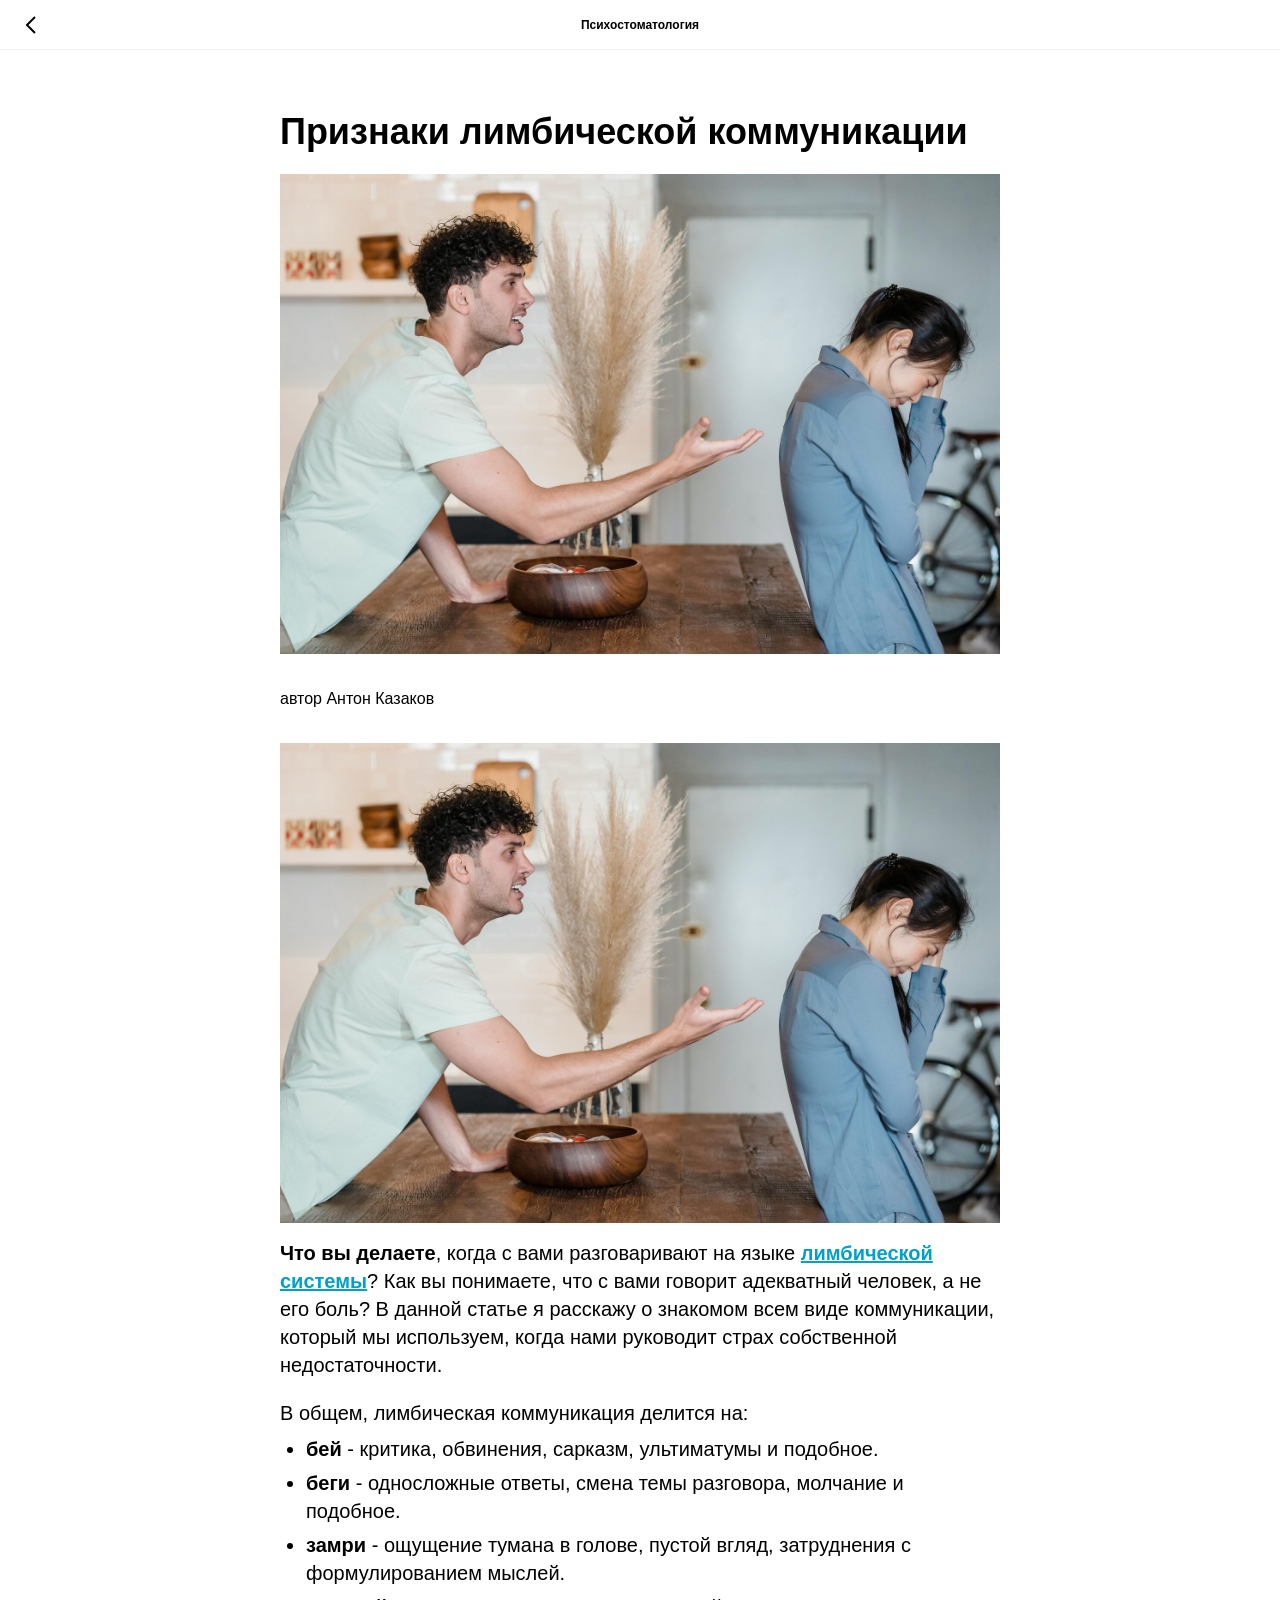
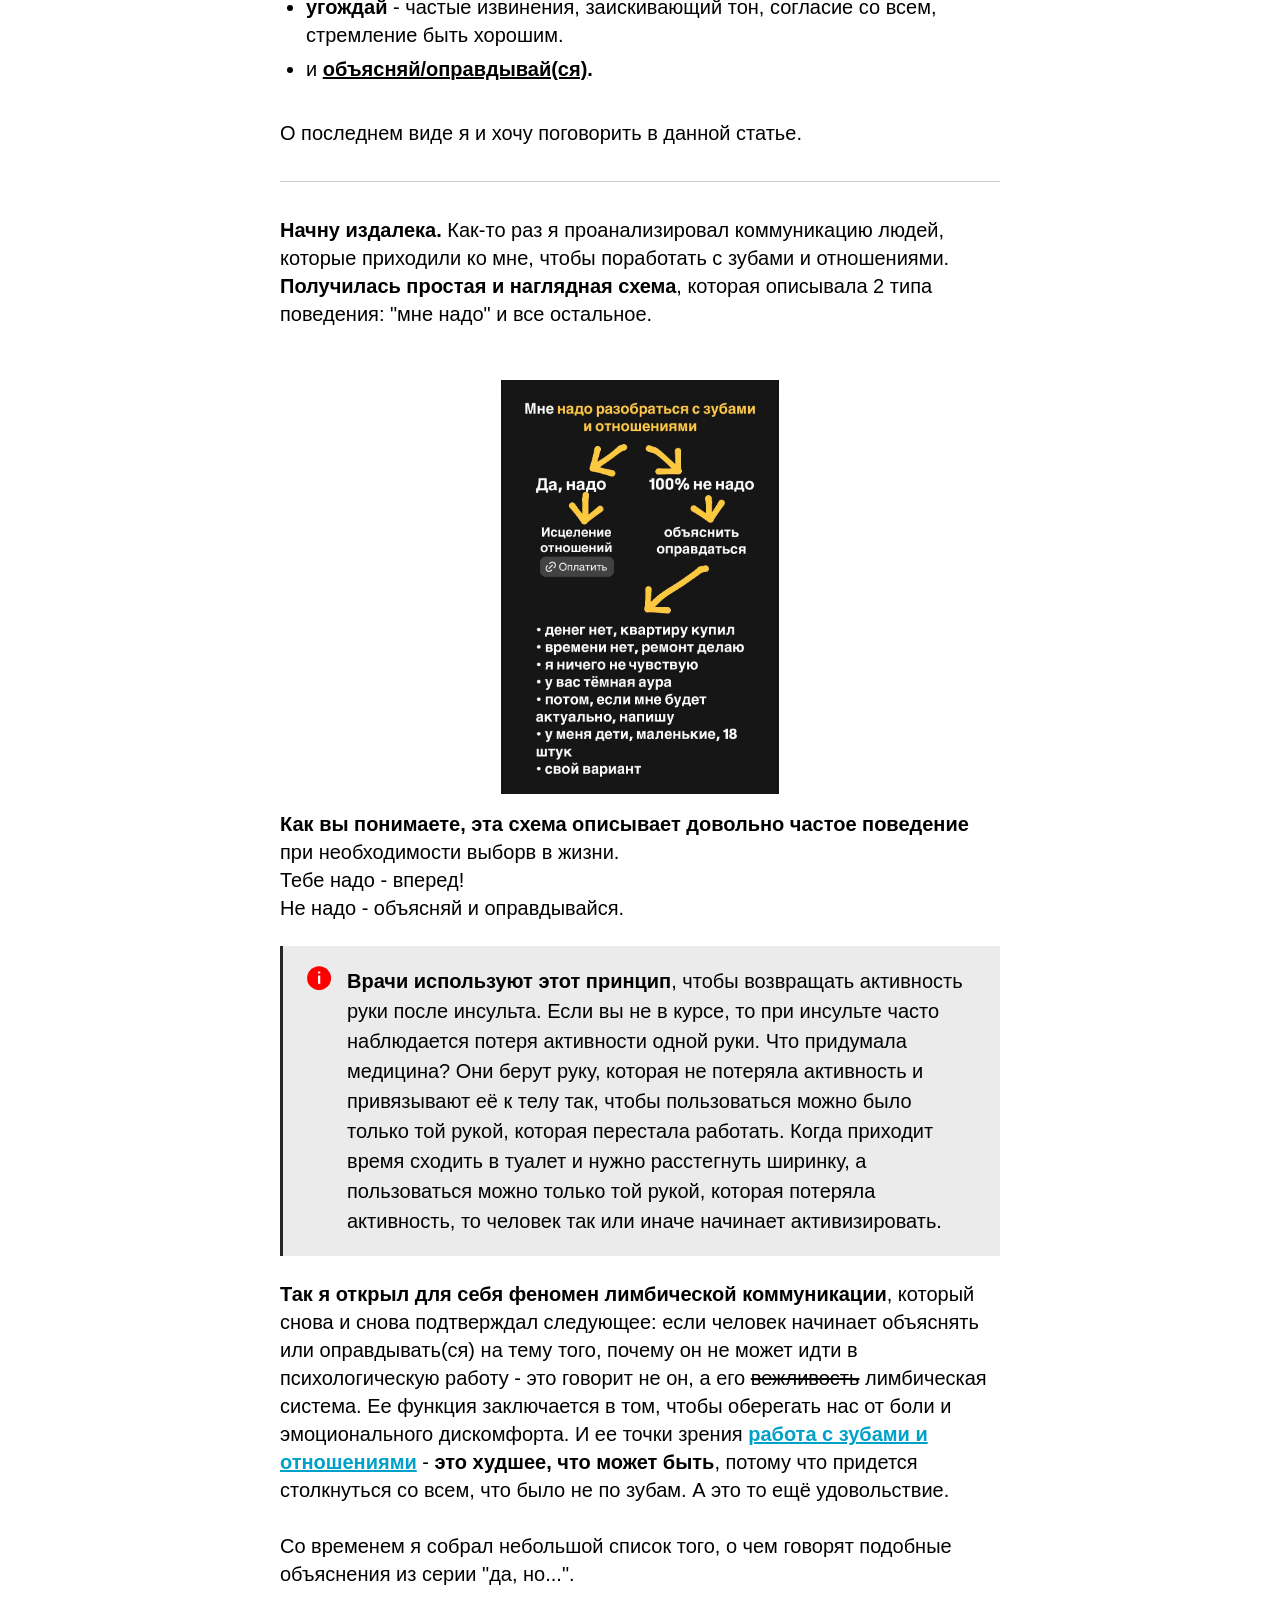
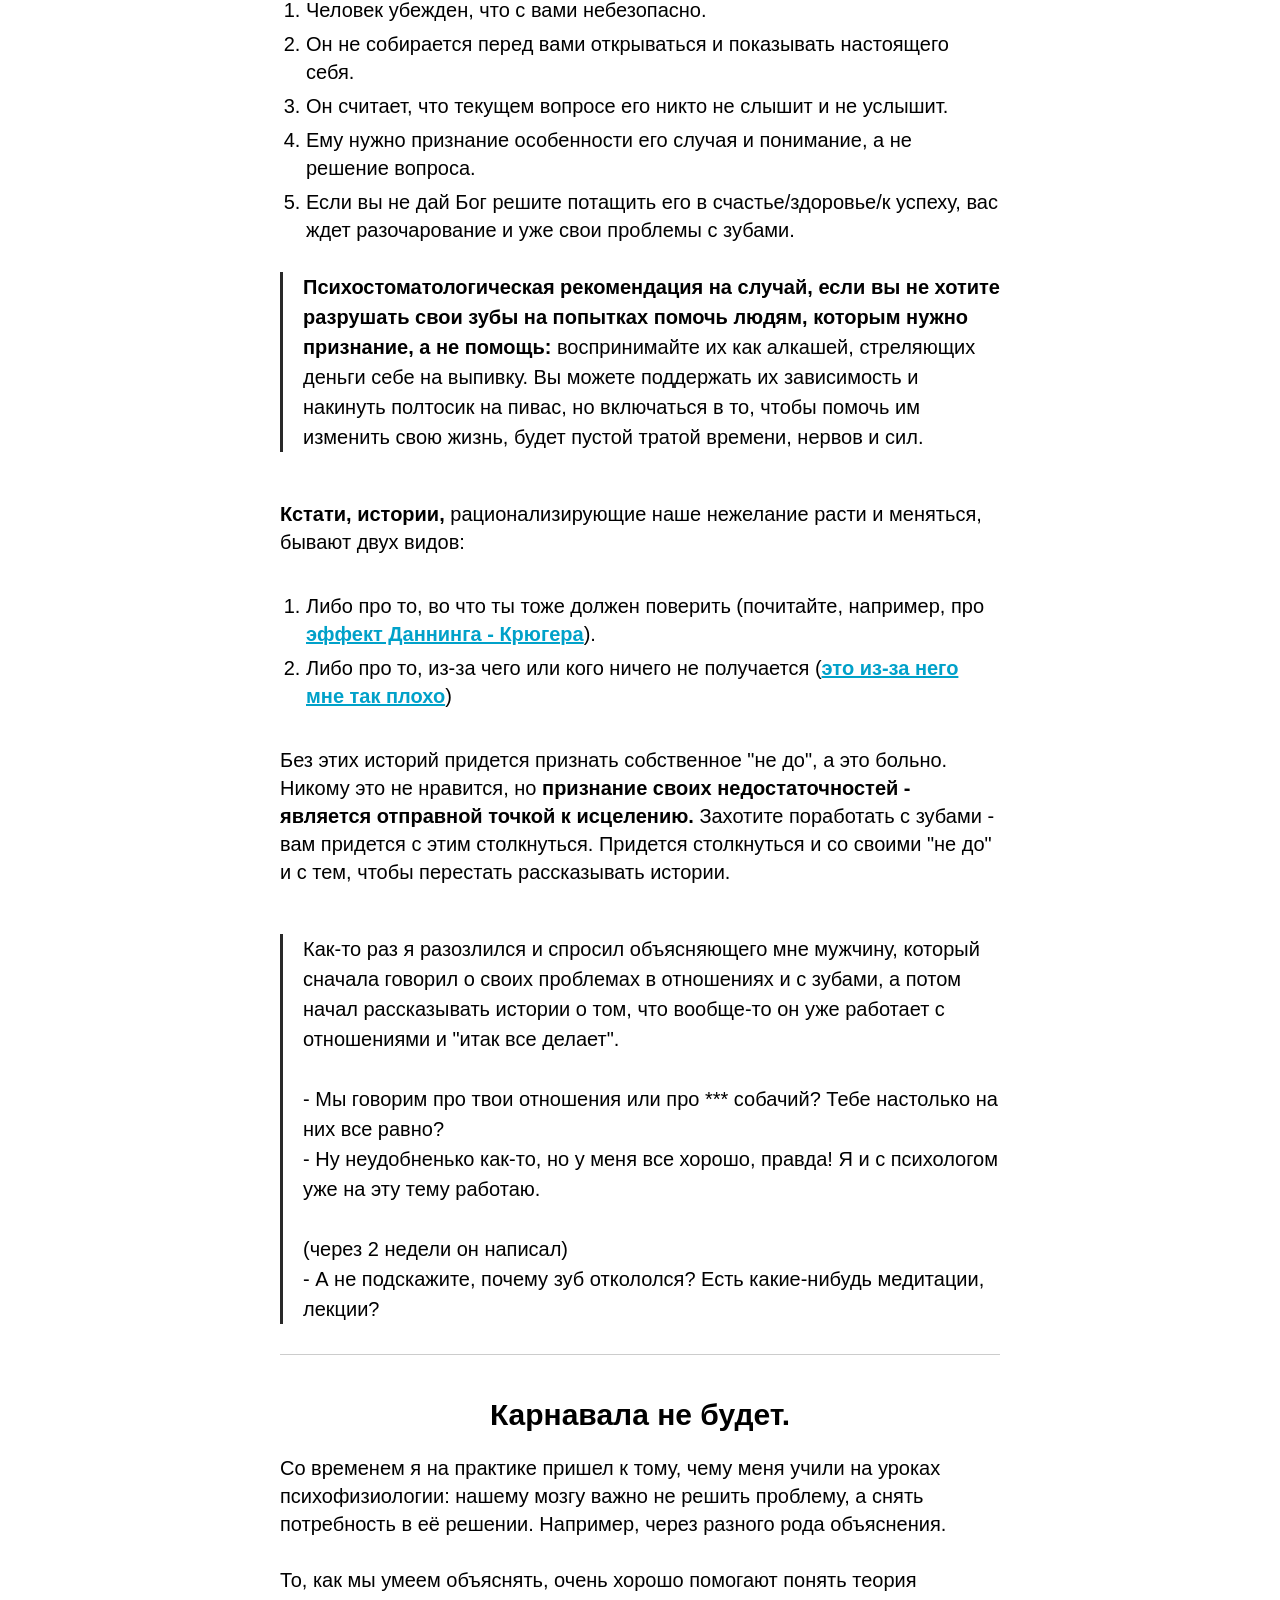
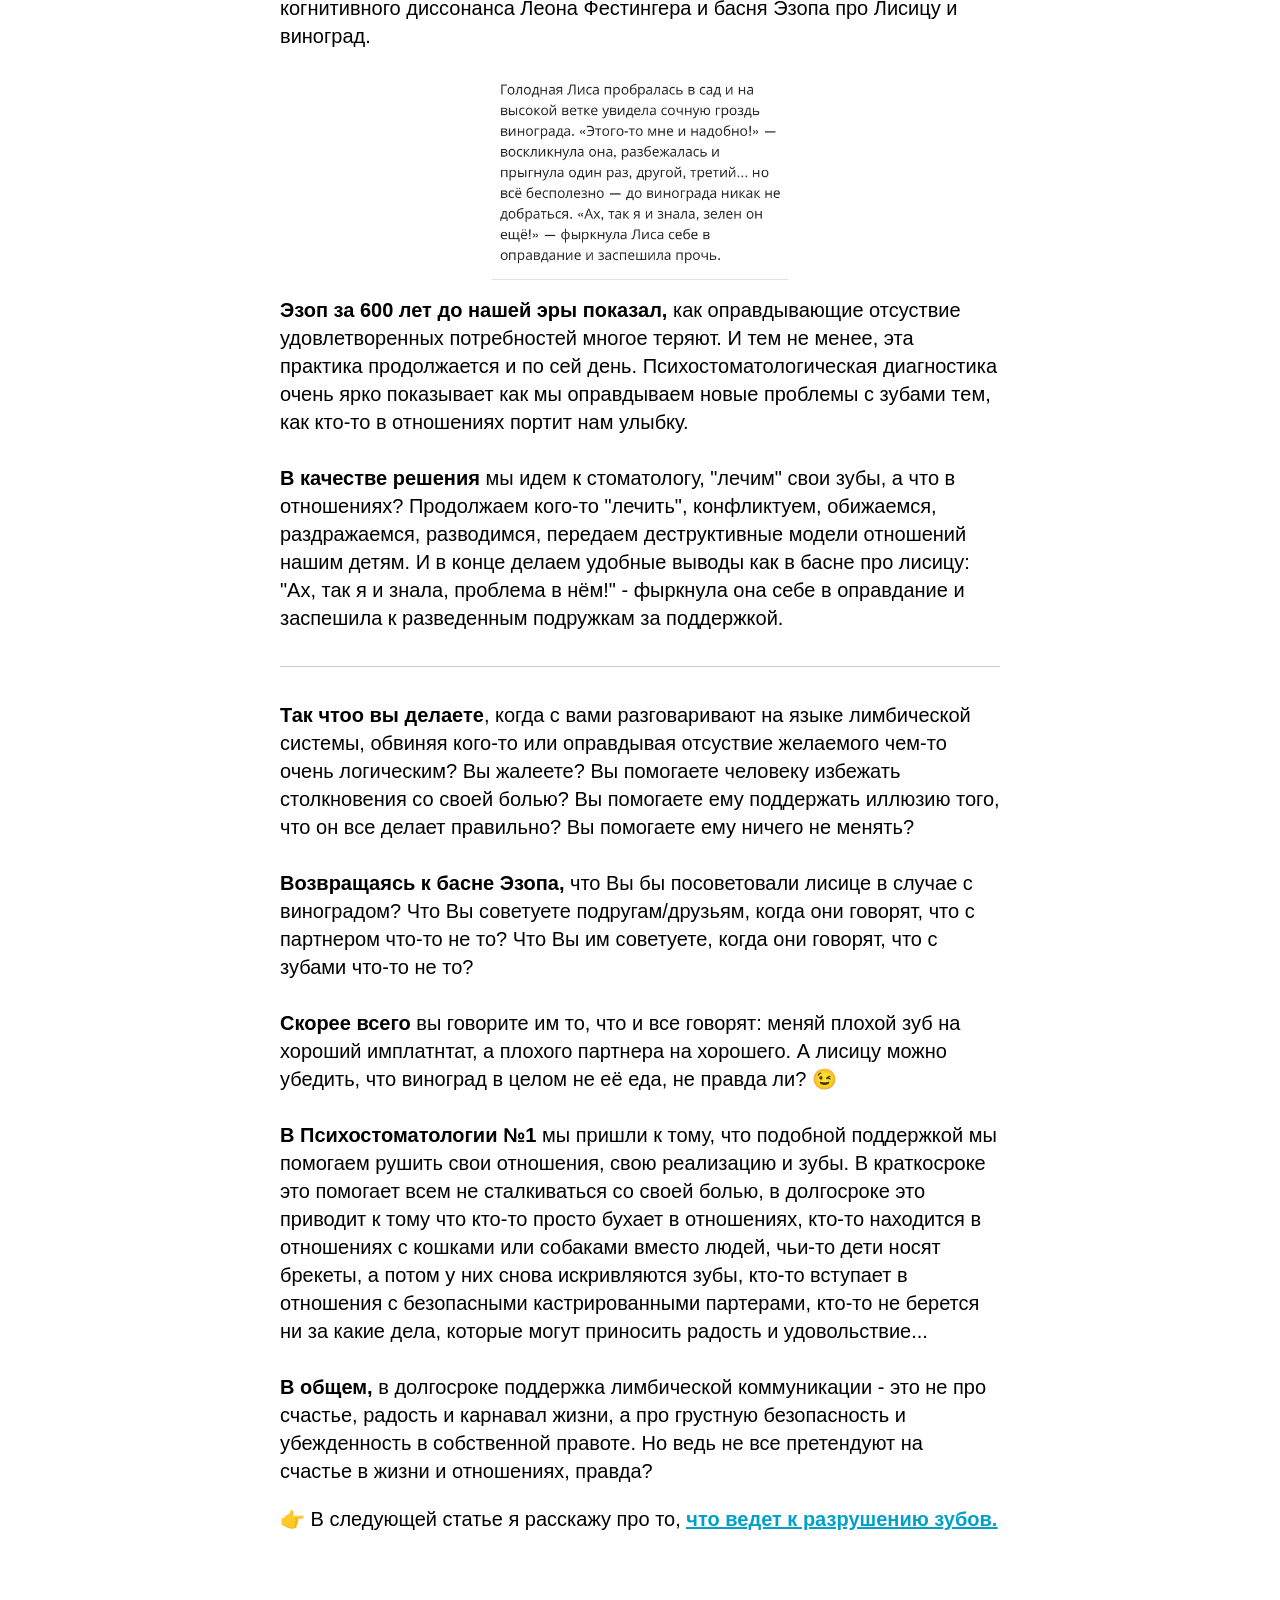
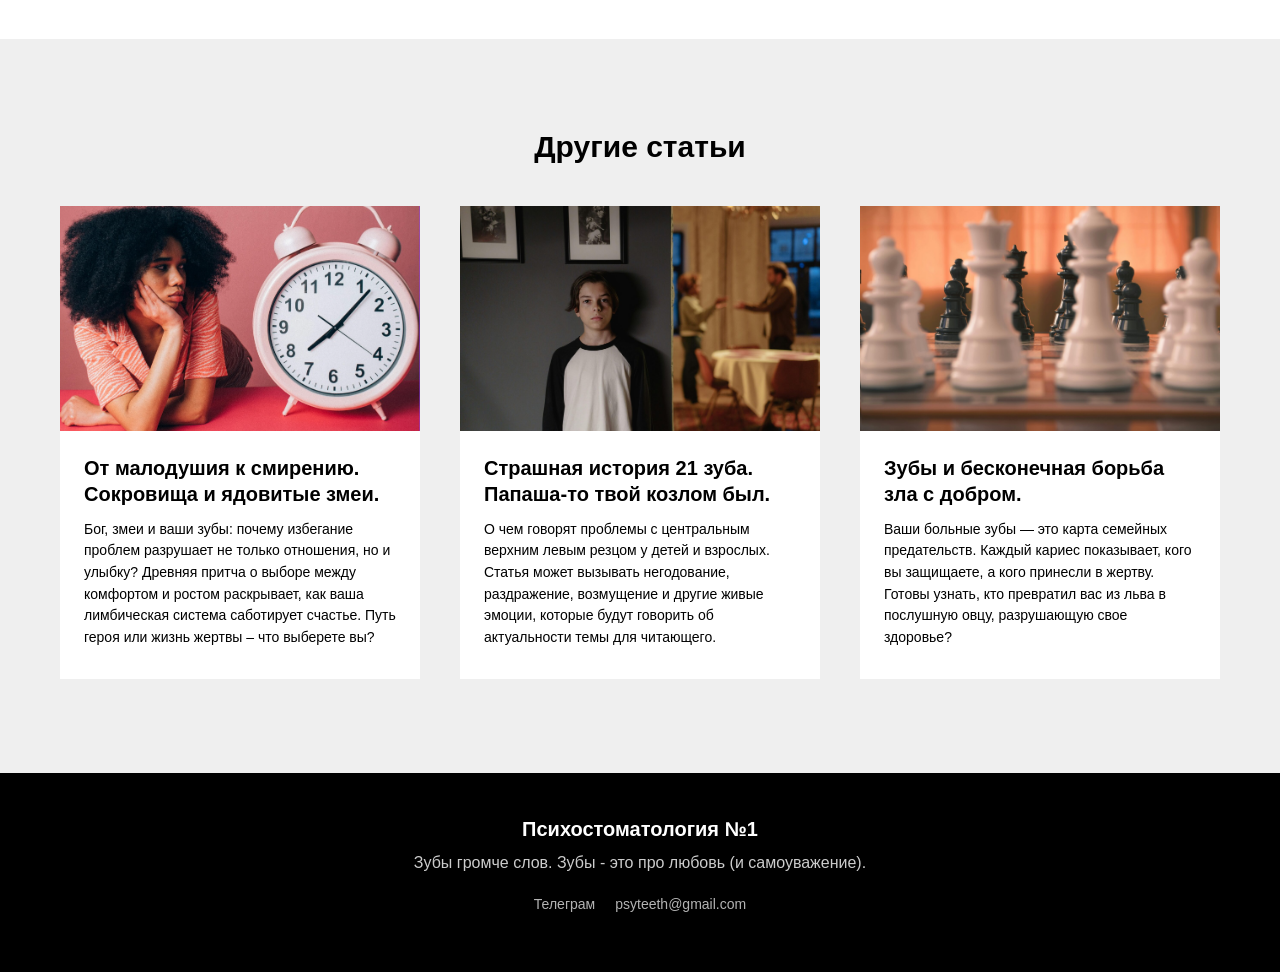
<file: tpost/fkoyrnydv1-priznaki-limbicheskoi-kommunikatsii/index.html>
<!DOCTYPE html>
<html lang="ru">
<head>
<meta charset="utf-8">
<meta name="viewport" content="width=device-width, initial-scale=1">
<title>Признаки лимбической коммуникации - Казаков Антон</title>
<meta name="description" content="Почему умные люди врут себе? Когда вместо решения проблем вы находите гениальные отговорки – это шепчет лимбическая система. Она защищает вас от боли... и от реальных изменений в жизни.">
<link rel="canonical" href="https://psyteeth.ru/tpost/fkoyrnydv1-priznaki-limbicheskoi-kommunikatsii/">
<meta property="og:type" content="article">
<meta property="og:title" content="Признаки лимбической коммуникации">
<meta property="og:description" content="Почему умные люди врут себе? Когда вместо решения проблем вы находите гениальные отговорки – это шепчет лимбическая система. Она защищает вас от боли... и от реальных изменений в жизни.">
<meta property="og:url" content="https://psyteeth.ru/tpost/fkoyrnydv1-priznaki-limbicheskoi-kommunikatsii/">
<meta property="og:image" content="https://psyteeth.ru/assets/img/34646366-pexels-timur-weber-8.jpg">
<meta name="twitter:card" content="summary_large_image">
<link rel="icon" href="../../assets/img/30326538-ttttt.svg" type="image/svg+xml">
<link rel="stylesheet" href="../../assets/css/style.css">
<script type="application/ld+json">{"@context": "https://schema.org", "@type": "BlogPosting", "headline": "Признаки лимбической коммуникации", "description": "Почему умные люди врут себе? Когда вместо решения проблем вы находите гениальные отговорки – это шепчет лимбическая система. Она защищает вас от боли... и от реальных изменений в жизни.", "author": {"@type": "Person", "name": "Казаков Антон"}, "image": "https://psyteeth.ru/assets/img/34646366-pexels-timur-weber-8.jpg", "mainEntityOfPage": "https://psyteeth.ru/tpost/fkoyrnydv1-priznaki-limbicheskoi-kommunikatsii/"}</script>
</head>
<body>
<div class="post-bar">
  <a class="back" href="../../#blog" aria-label="Назад к блогу"><svg viewBox="0 0 24 24"><path d="M15 4 7 12l8 8"/></svg></a>
  <a class="post-bar__title" href="../../">Психостоматология</a>
</div>
<article class="post" itemscope itemtype="https://schema.org/BlogPosting">
  <h1 class="post__title" itemprop="headline">Признаки лимбической коммуникации</h1>
  <img class="post__cover" src="../../assets/img/34646366-pexels-timur-weber-8.jpg" alt="Признаки лимбической коммуникации">
  <div class="post__body" itemprop="articleBody">
<div class="t-redactor__text"><sup>автор Антон Казаков</sup></div><figure>
<img src="../../assets/img/34646366-pexels-timur-weber-8.jpg" alt="Признаки лимбической коммуникации" loading="lazy">
</figure><div class="t-redactor__text"><strong>Что вы делаете</strong>, когда с вами разговаривают на языке <strong><a href="../../tpost/4pg2djogx1-neirofiziologiya-otnoshenii/">лимбической системы</a></strong>? Как вы понимаете, что с вами говорит адекватный человек, а не его боль? В данной статье я расскажу о знакомом всем виде коммуникации, который мы используем, когда нами руководит страх собственной недостаточности.</div><div class="t-redactor__text">В общем, лимбическая коммуникация делится на:<br /><ul><li><strong>бей </strong>- критика, обвинения, сарказм, ультиматумы и подобное.</li><li><strong>беги </strong>- односложные ответы, смена темы разговора, молчание и подобное.</li><li><strong>замри </strong>- ощущение тумана в голове, пустой вгляд, затруднения с формулированием мыслей.</li><li><strong>угождай </strong>- частые извинения, заискивающий тон, согласие со всем, стремление быть хорошим.</li><li>и<strong> <u>объясняй/оправдывай(ся)</u>.</strong></li></ul><br />О последнем виде я и хочу поговорить в данной статье.</div><figure><hr style="color: #000000;"></figure><div class="t-redactor__text"><strong>Начну издалека. </strong>Как-то раз я проанализировал коммуникацию людей, которые приходили ко мне, чтобы поработать с зубами и отношениями. <strong>Получилась простая и наглядная схема</strong>, которая описывала 2 типа поведения: "мне надо" и все остальное. <br /><br /></div><figure>
<img src="../../assets/img/37633838-photo_2025-02-21_20-.jpg"  style=" margin: 0 auto;  width: 38.55%;  height: 57.58%; "  >
</figure><div class="t-redactor__text"><strong>Как вы понимаете, эта схема описывает довольно частое поведение</strong> при необходимости выборв в жизни. <br />Тебе надо - вперед! <br />Не надо - объясняй и оправдывайся.</div><blockquote class="t-redactor__callout t-redactor__callout_fontSize_default" style="background: #EBEBEB; color: #000000;">
<div class="t-redactor__callout-icon" style="color: #ff0000">
<svg width="24" height="24" role="img" viewBox="0 0 24 24" style="enable-background:new 0 0 24 24">
<circle cx="12.125" cy="12.125" r="12" style="fill:currentColor"/>
<path d="M10.922 6.486c0-.728.406-1.091 1.217-1.091s1.215.363 1.215 1.091c0 .347-.102.617-.304.81-.202.193-.507.289-.911.289-.811 0-1.217-.366-1.217-1.099zm2.33 11.306h-2.234V9.604h2.234v8.188z" style="fill:#fff"/>
</svg>
</div>
<div class="t-redactor__callout-text">
<strong>Врачи используют этот принцип</strong>, чтобы возвращать активность руки после инсульта. Если вы не в курсе, то при инсульте часто наблюдается потеря активности одной руки. Что придумала медицина? Они берут руку, которая не потеряла активность и привязывают её к телу так, чтобы пользоваться можно было только той рукой, которая перестала работать. Когда приходит время сходить в туалет и нужно расстегнуть ширинку, а пользоваться можно только той рукой, которая потеряла активность, то человек так или иначе начинает активизировать.
</div>
</blockquote><div class="t-redactor__text"><strong>Так я открыл для себя феномен лимбической коммуникации</strong>, который снова и снова подтверждал следующее: если человек начинает объяснять или оправдывать(ся) на тему того, почему он не может идти в психологическую работу - это говорит не он, а его <span style="text-decoration: line-through;">вежливость</span> лимбическая система. Ее функция заключается в том, чтобы оберегать нас от боли и эмоционального дискомфорта. И ее точки зрения <strong><a href="../../tpost/xg83um4a61-rabota-s-zubami-cherez-otnosheniya/">работа с зубами и отношениями</a></strong> - <strong>это худшее, что может быть</strong>, потому что придется столкнуться со всем, что было не по зубам. А это то ещё удовольствие.<br /><br />Со временем я собрал небольшой список того, о чем говорят подобные объяснения из серии "да, но...".<br /><ol><li>Человек убежден, что с вами небезопасно.</li><li>Он не собирается перед вами открываться и показывать настоящего себя.</li><li>Он считает, что текущем вопросе его никто не слышит и не услышит.</li><li>Ему нужно признание особенности его случая и понимание, а не решение вопроса.</li><li>Если вы не дай Бог решите потащить его в счастье/здоровье/к успеху, вас ждет разочарование и уже свои проблемы с зубами.</li></ol></div><blockquote class="t-redactor__quote"><strong>Психостоматологическая рекомендация на случай, если вы не хотите разрушать свои зубы на попытках помочь людям, которым нужно признание, а не помощь:</strong> воспринимайте их как алкашей, стреляющих деньги себе на выпивку. Вы можете поддержать их зависимость и накинуть полтосик на пивас, но включаться в то, чтобы помочь им изменить свою жизнь, будет пустой тратой времени, нервов и сил.</blockquote><div class="t-redactor__text"><br /><strong>Кстати, истории, </strong>рационализирующие наше нежелание расти и меняться, бывают двух видов:<br /><br /><ol><li>Либо про то, во что ты тоже должен поверить (почитайте, например, про <strong><a href="https://ru.wikipedia.org/wiki/Эффект_Даннинга_—_Крюгера">эффект Даннинга - Крюгера</a></strong>).</li><li>Либо про то, из-за чего или кого ничего не получается (<strong><a href="../../tpost/2b5z7y31y1-kak-s-zubami-tak-i-s-lyudmi/">это из-за него мне так плохо</a></strong>)</li></ol><br />Без этих историй придется признать собственное "не до", а это больно. Никому это не нравится, но <strong>признание своих недостаточностей - является отправной точкой к исцелению.</strong> Захотите поработать с зубами - вам придется с этим столкнуться. Придется столкнуться и со своими "не до" и с тем, чтобы перестать рассказывать истории.<br /><br /></div><blockquote class="t-redactor__quote">Как-то раз я разозлился и спросил объясняющего мне мужчину, который сначала говорил о своих проблемах в отношениях и с зубами, а потом начал рассказывать истории о том, что вообще-то он уже работает с отношениями и "итак все делает". <br /><br />- Мы говорим про твои отношения или про *** собачий? Тебе настолько на них все равно?<br />- Ну неудобненько как-то, но у меня все хорошо, правда! Я и с психологом уже на эту тему работаю.<br /><br />(через 2 недели он написал)<br />- А не подскажите, почему зуб откололся? Есть какие-нибудь медитации, лекции?</blockquote><figure><hr style="color: #000000;"></figure><h2 class="t-redactor__h2"><p style="text-align: center;"><strong>Карнавала не будет.</strong></p></h2><div class="t-redactor__text">Со временем я на практике пришел к тому, чему меня учили на уроках психофизиологии: нашему мозгу важно не решить проблему, а снять потребность в её решении. Например, через разного рода объяснения.<br /><br />То, как мы умеем объяснять, очень хорошо помогают понять теория когнитивного диссонанса Леона Фестингера и басня Эзопа про Лисицу и виноград.</div><figure>
<img src="../../assets/img/38626363-photo_2025-02-21_21-.jpg"  style=" margin: 0 auto;  width: 41.05%;  height: 28.52%; "  >
</figure><div class="t-redactor__text"><strong>Эзоп за 600 лет до нашей эры показал,</strong> как оправдывающие отсуствие удовлетворенных потребностей многое теряют. И тем не менее, эта практика продолжается и по сей день. Психостоматологическая диагностика очень ярко показывает как мы оправдываем новые проблемы с зубами тем, как кто-то в отношениях портит нам улыбку. <br /><br /><strong>В качестве решения </strong>мы идем к стоматологу, "лечим" свои зубы, а что в отношениях? Продолжаем кого-то "лечить", конфликтуем, обижаемся, раздражаемся, разводимся, передаем деструктивные модели отношений нашим детям. И в конце делаем удобные выводы как в басне про лисицу:<br />"Ах, так я и знала, проблема в нём!" - фыркнула она себе в оправдание и заспешила к разведенным подружкам за поддержкой.</div><figure><hr style="color: #000000;"></figure><div class="t-redactor__text"><strong>Так чтоо вы делаете</strong>, когда с вами разговаривают на языке лимбической системы, обвиняя кого-то или оправдывая отсуствие желаемого чем-то очень логическим? Вы жалеете? Вы помогаете человеку избежать столкновения со своей болью? Вы помогаете ему поддержать иллюзию того, что он все делает правильно? Вы помогаете ему ничего не менять? <br /><br /><strong>Возвращаясь к басне Эзопа,</strong> что Вы бы посоветовали лисице в случае с виноградом? Что Вы советуете подругам/друзьям, когда они говорят, что с партнером что-то не то? Что Вы им советуете, когда они говорят, что с зубами что-то не то?<br /><br /><strong>Скорее всего </strong>вы говорите им то, что и все говорят: меняй плохой зуб на хороший имплатнтат, а плохого партнера на хорошего. А лисицу можно убедить, что виноград в целом не её еда, не правда ли? 😉 <br /><br /><strong>В Психостоматологии №1 </strong>мы пришли к тому, что подобной поддержкой мы помогаем рушить свои отношения, свою реализацию и зубы. В краткосроке это помогает всем не сталкиваться со своей болью, в долгосроке это приводит к тому что кто-то просто бухает в отношениях, кто-то находится в отношениях с кошками или собаками вместо людей, чьи-то дети носят брекеты, а потом у них снова искривляются зубы, кто-то вступает в отношения с безопасными кастрированными партерами, кто-то не берется ни за какие дела, которые могут приносить радость и удовольствие... <br /><br /><strong>В общем, </strong>в долгосроке поддержка лимбической коммуникации - это не про счастье, радость и карнавал жизни, а про грустную безопасность и убежденность в собственной правоте. Но ведь не все претендуют на счастье в жизни и отношениях, правда?</div><div class="t-redactor__text">👉 В следующей статье я расскажу про то, <strong><u><a href="../../tpost/jg9p8c63y1-ot-malodushiya-k-smireniyu-sokrovischa-i/">что ведет к разрушению зубов.</a></u></strong></div>
  </div>
</article>
<section class="related">
  <div class="container">
    <h2 class="section-title" style="font-size:30px;margin-bottom:40px">Другие статьи</h2>
    <div class="feed"><div class="feed__track">
<a class="card" href="../../tpost/jg9p8c63y1-ot-malodushiya-k-smireniyu-sokrovischa-i/"><img class="card__img" src="../../assets/img/62353565-image_2025-03-01_205.png" alt="От малодушия к смирению. Сокровища и ядовитые змеи." loading="lazy"><div class="card__body"><h3 class="card__title">От малодушия к смирению. Сокровища и ядовитые змеи.</h3><p class="card__descr">Бог, змеи и ваши зубы: почему избегание проблем разрушает не только отношения, но и улыбку? Древняя притча о выборе между комфортом и ростом раскрывает, как ваша лимбическая система саботирует счастье. Путь героя или жизнь жертвы – что выберете вы?</p></div></a>
<a class="card" href="../../tpost/9784akp351-strashnaya-istoriya-21-zuba-papasha-to-t/"><img class="card__img" src="../../assets/img/39356164-pexels-cottonbro-660.jpg" alt="Страшная история 21 зуба. Папаша-то твой козлом был." loading="lazy"><div class="card__body"><h3 class="card__title">Страшная история 21 зуба. Папаша-то твой козлом был.</h3><p class="card__descr">О чем говорят проблемы с центральным верхним левым резцом у детей и взрослых. Статья может вызывать негодование, раздражение, возмущение и другие живые эмоции, которые будут говорить об актуальности темы для читающего.</p></div></a>
<a class="card" href="../../tpost/hick2ydx31-zubi-i-beskonechnaya-borba-zla-s-dobrom/"><img class="card__img" src="../../assets/img/35376361-pexels-seurafrancis9.jpg" alt="Зубы и бесконечная борьба зла с добром." loading="lazy"><div class="card__body"><h3 class="card__title">Зубы и бесконечная борьба зла с добром.</h3><p class="card__descr">Ваши больные зубы — это карта семейных предательств. Каждый кариес показывает, кого вы защищаете, а кого принесли в жертву. Готовы узнать, кто превратил вас из льва в послушную овцу, разрушающую свое здоровье?</p></div></a>
    </div></div>
  </div>
</section>
<footer class="footer">
  <div class="footer__title">Психостоматология №1</div>
  <div class="footer__text">Зубы громче слов. Зубы - это про любовь (и самоуважение).</div>
  <div class="footer__links"><a href="https://t.me/psyteeth">Телеграм</a><a href="mailto:psyteeth@gmail.com">psyteeth@gmail.com</a></div>
</footer>
<script src="../../assets/js/main.js" defer></script>
</body>
</html>
</file>
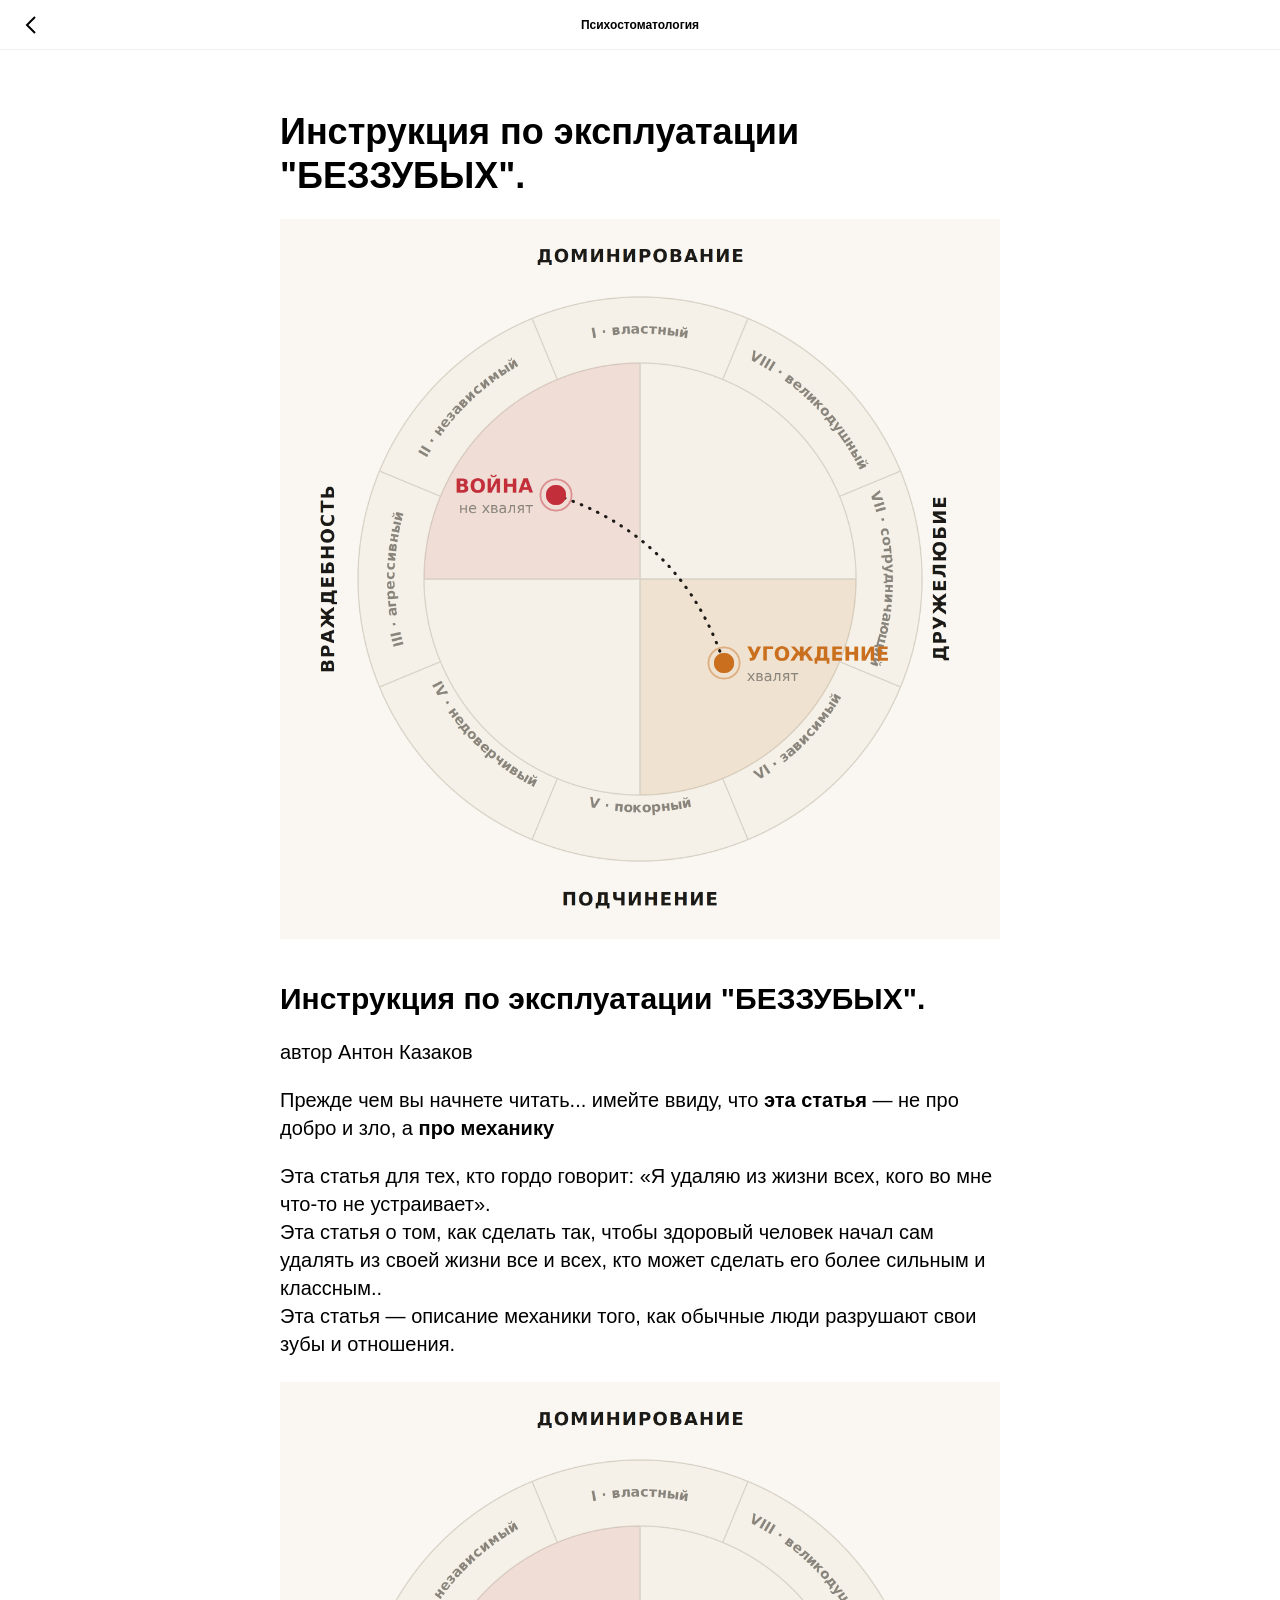
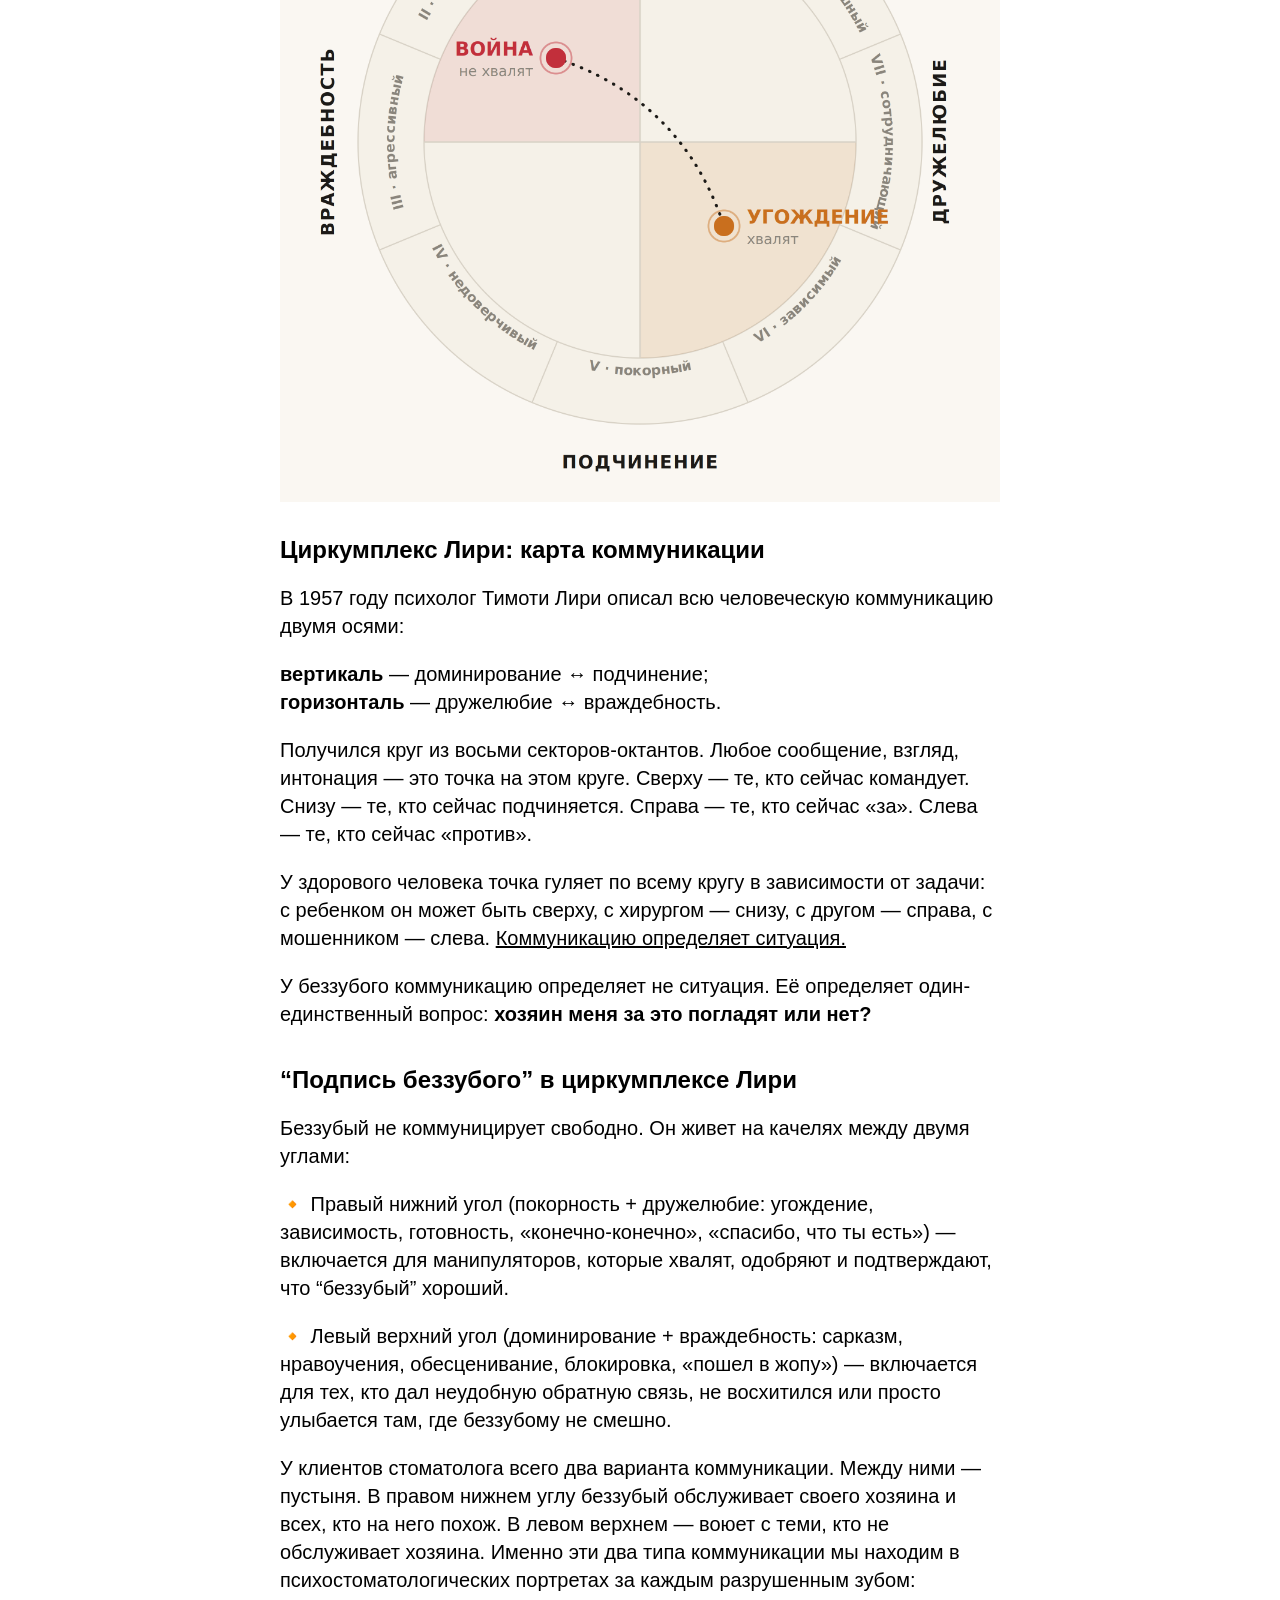
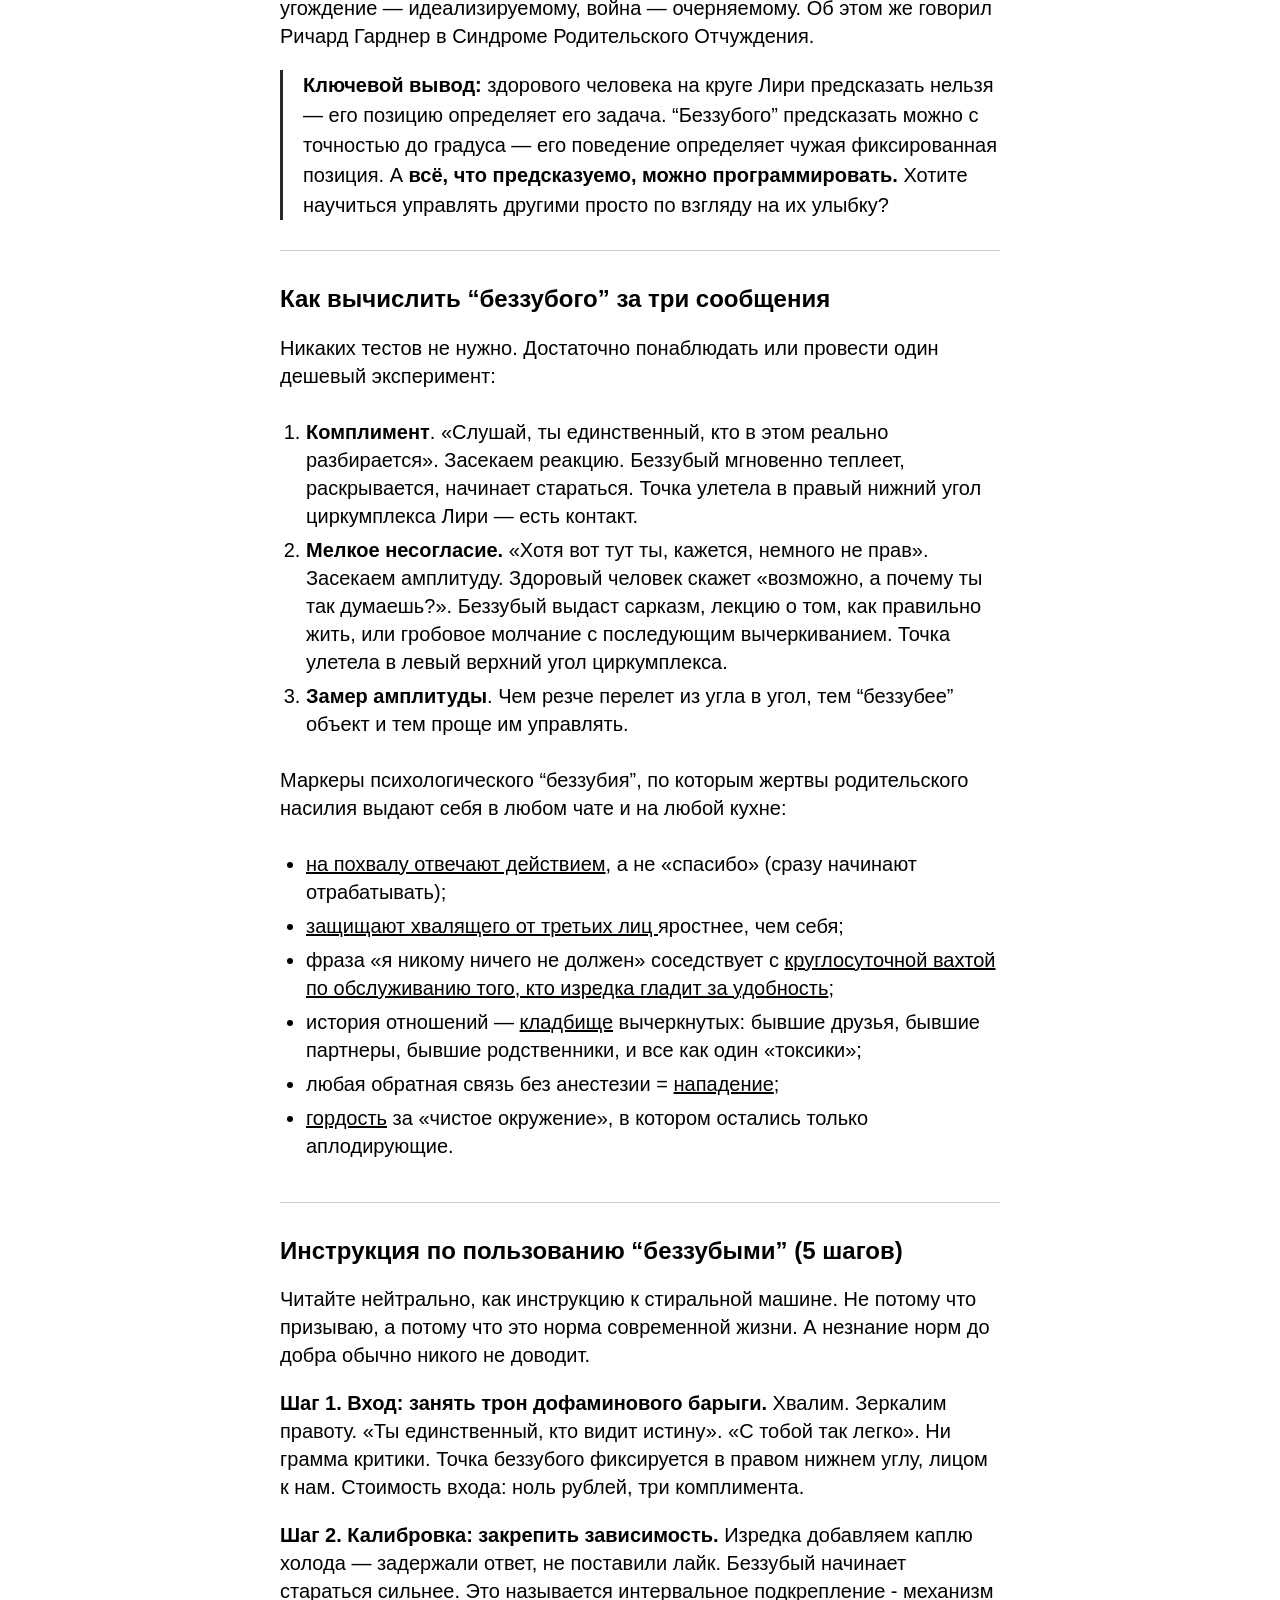
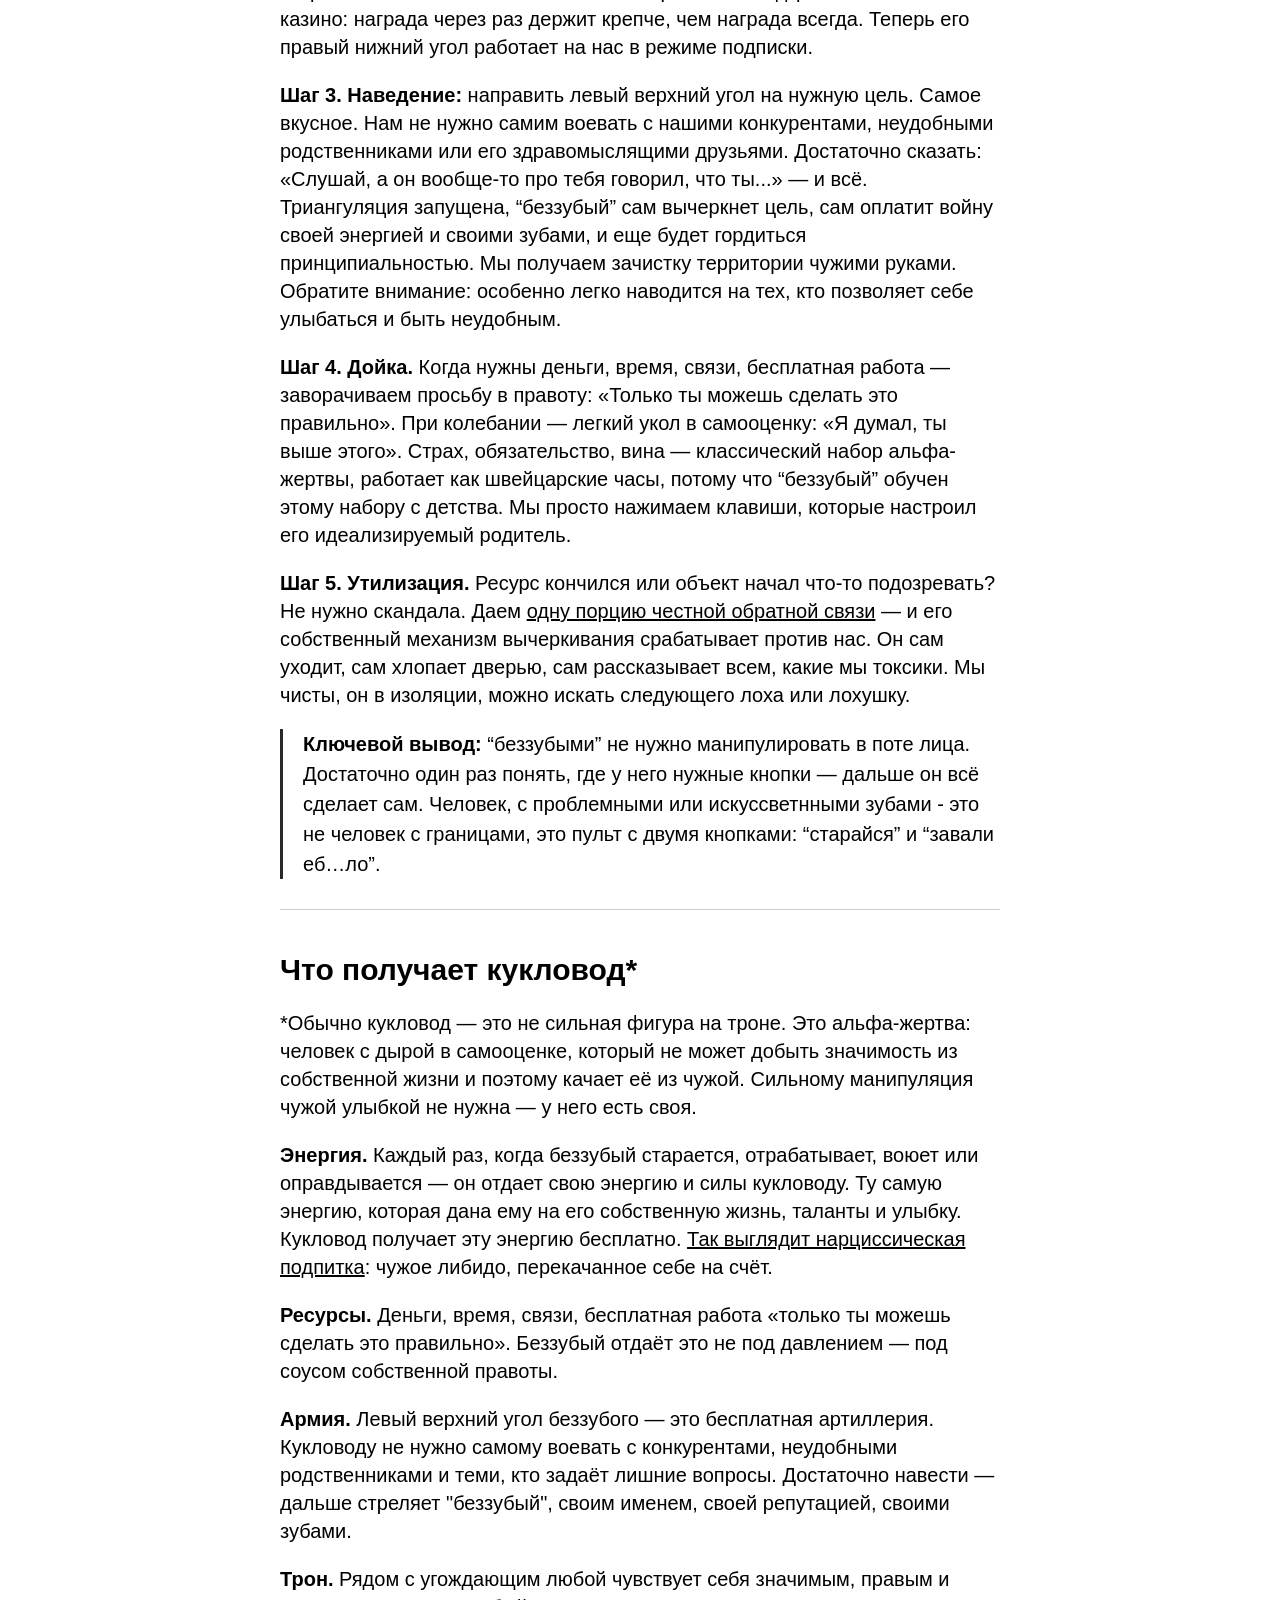
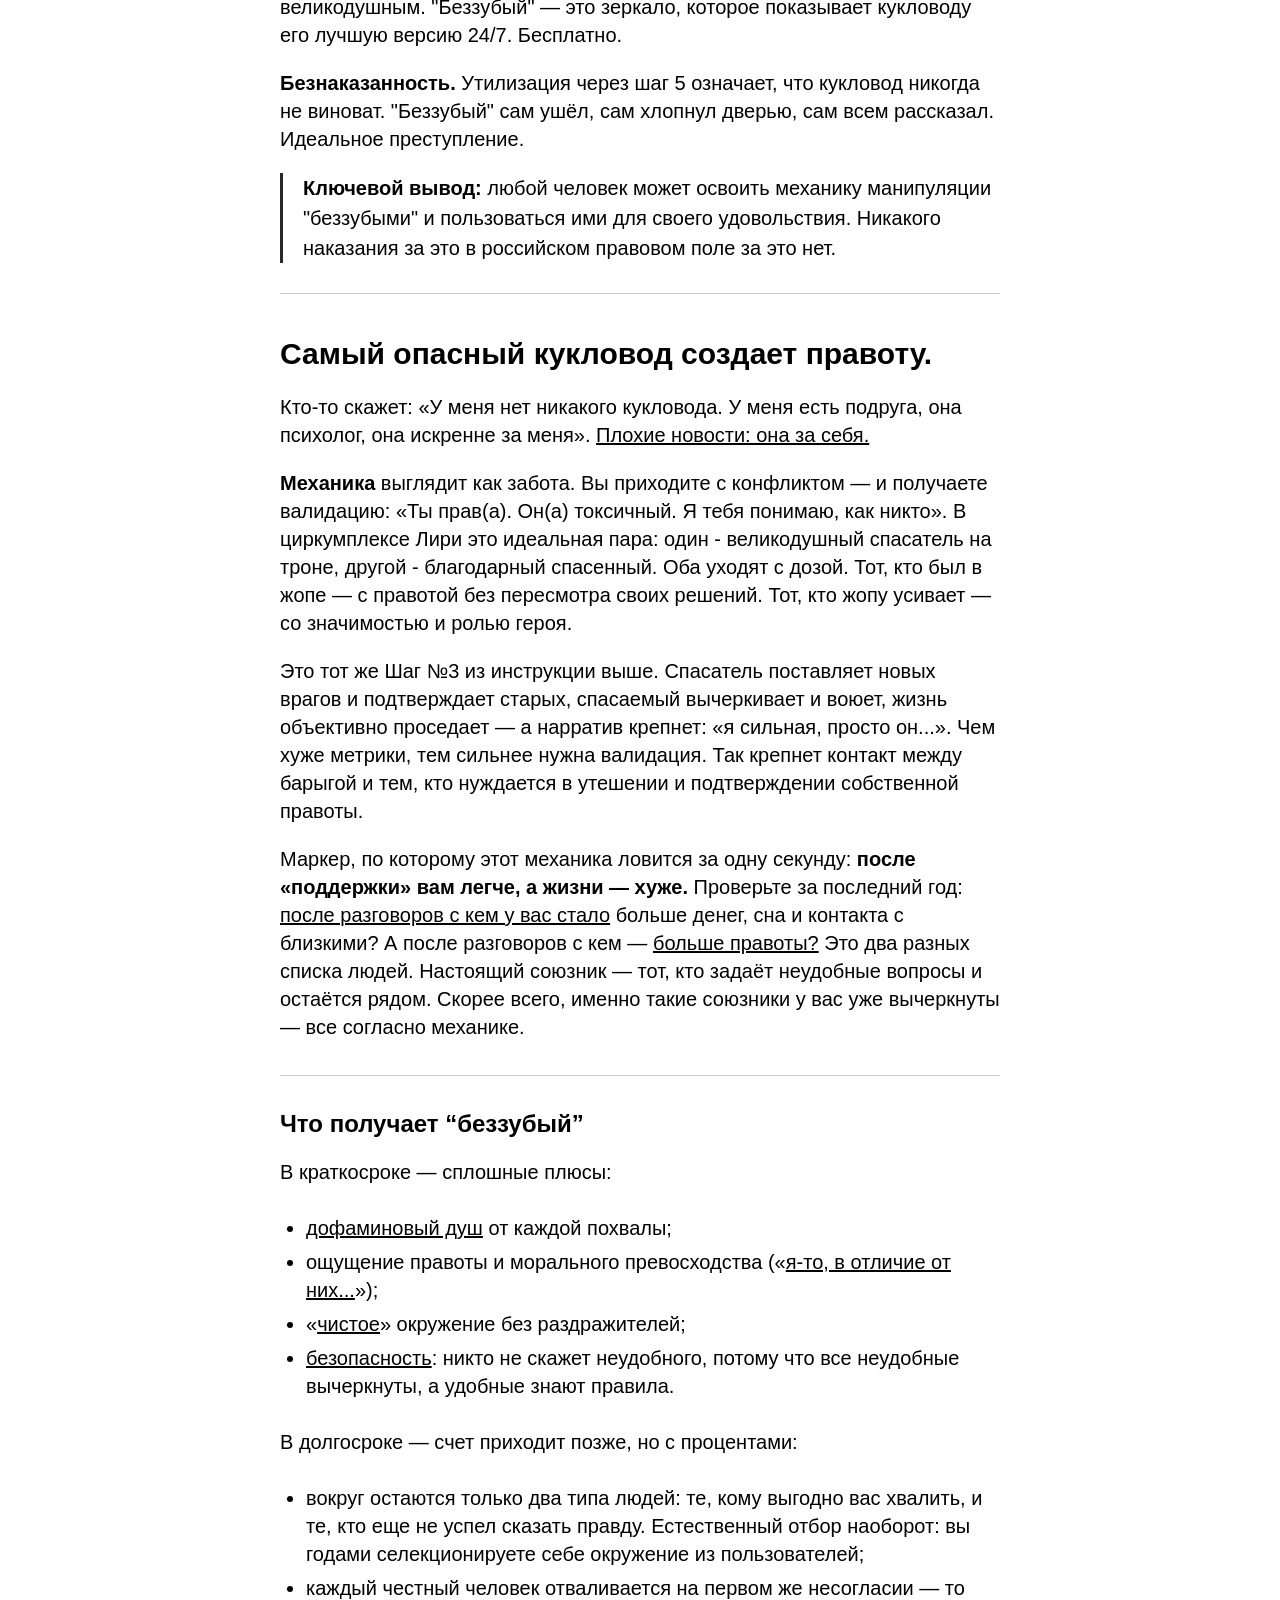
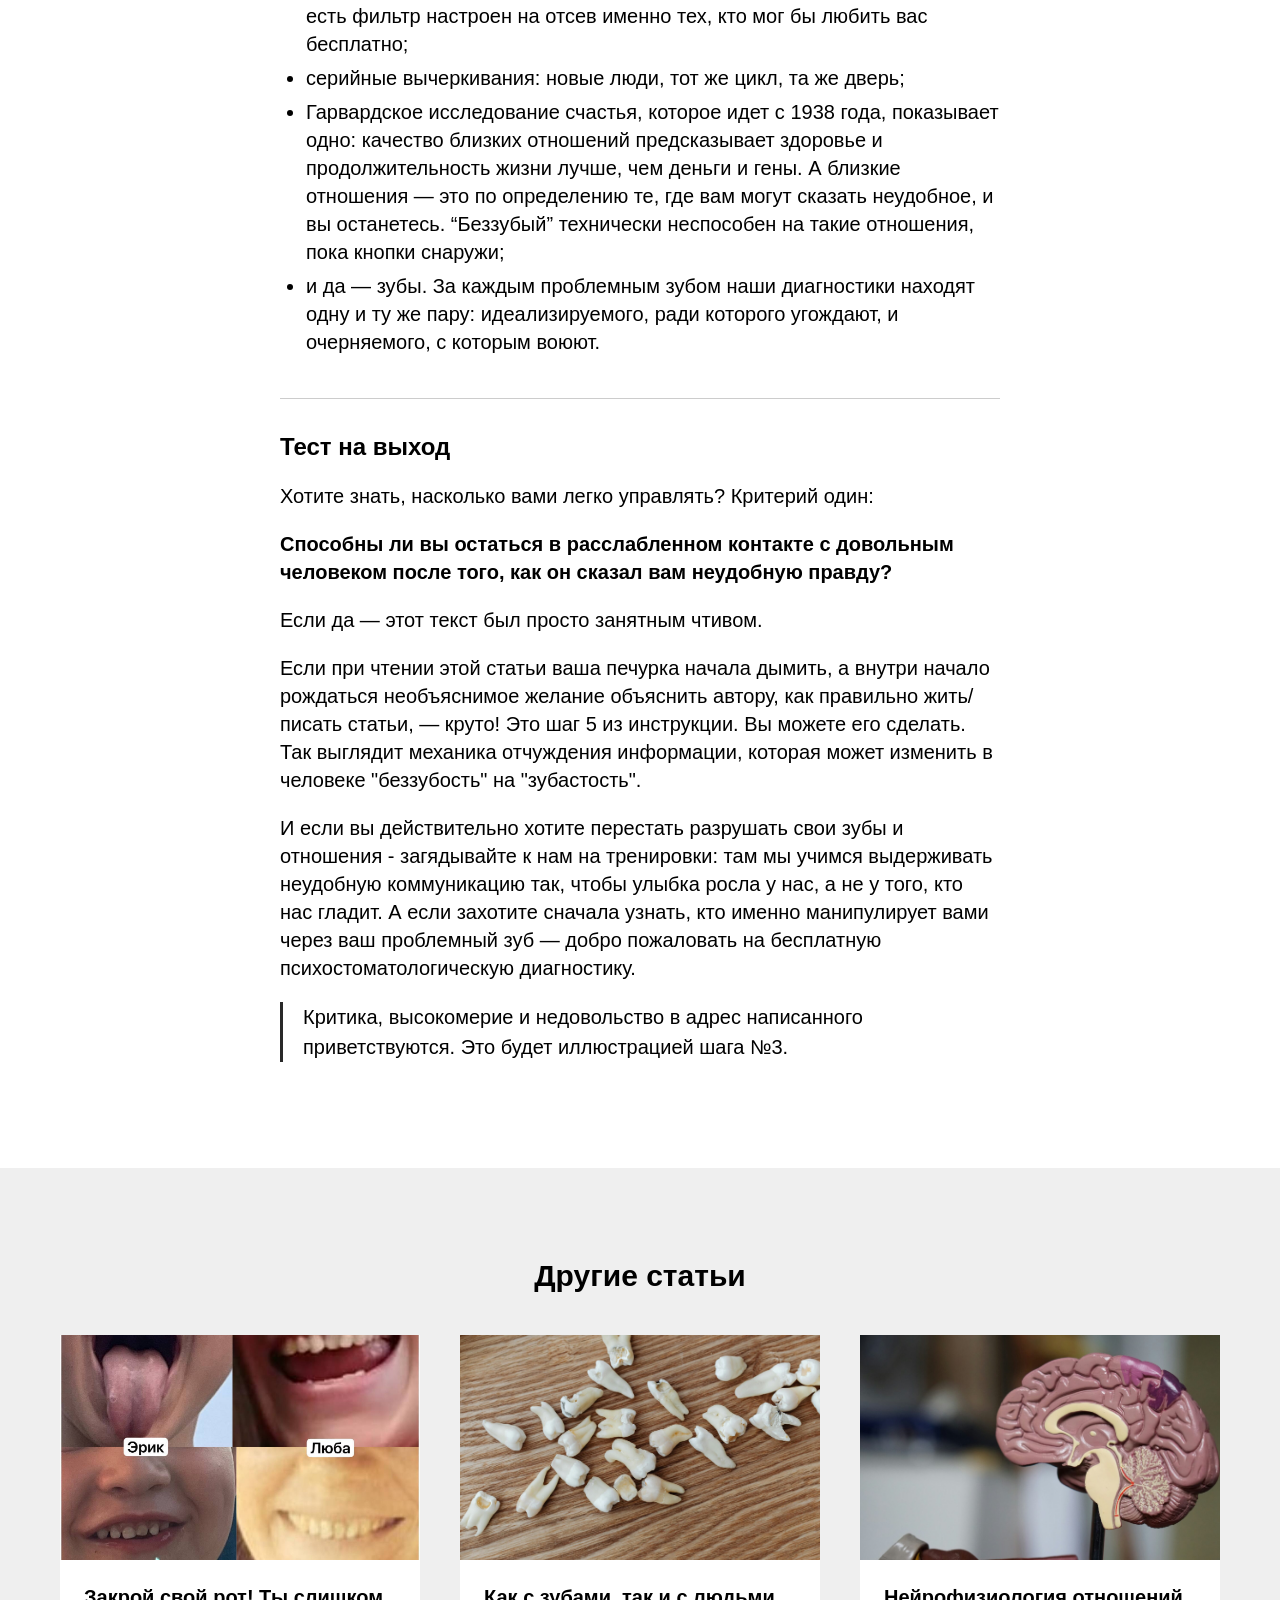
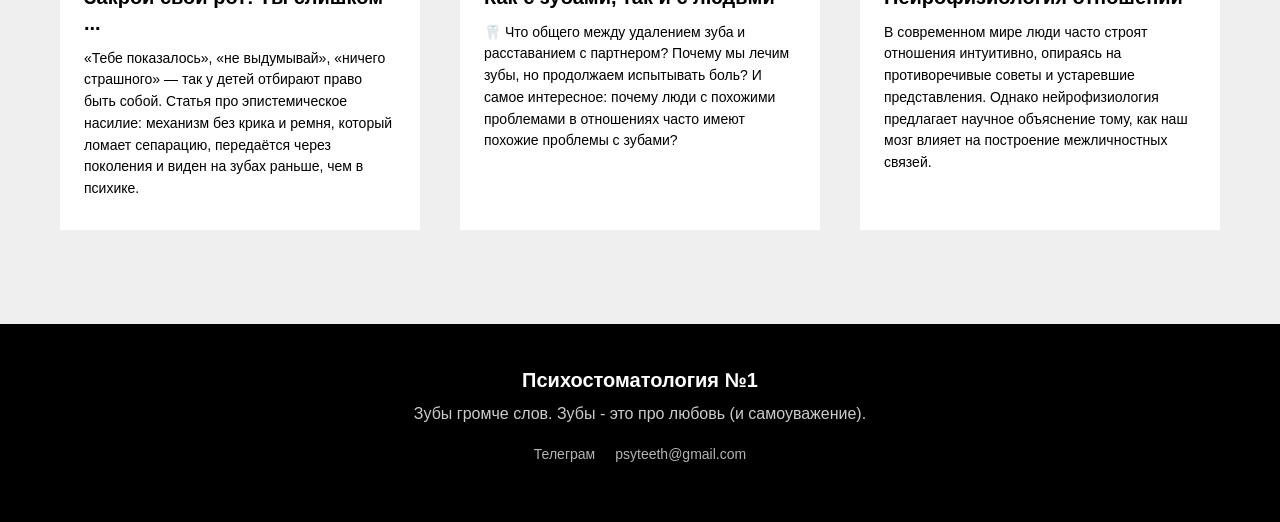
<file: tpost/havefun/index.html>
<!DOCTYPE html>
<html lang="ru">
<head>
<meta charset="utf-8">
<meta name="viewport" content="width=device-width, initial-scale=1">
<title>Инструкция по эксплуатации &quot;БЕЗЗУБЫХ&quot;.</title>
<meta name="description" content="Посылаешь тех, кто не нравится, и защищаешь тех, кто хвалит? Если у тебя еще и не все зубы свои и здоровы - вот инструкция по манипуляции тобой.">
<link rel="canonical" href="https://psyteeth.ru/tpost/havefun/">
<meta property="og:type" content="article">
<meta property="og:title" content="Инструкция по эксплуатации &quot;БЕЗЗУБЫХ&quot;.">
<meta property="og:description" content="Посылаешь тех, кто не нравится, и защищаешь тех, кто хвалит? Если у тебя еще и не все зубы свои и здоровы - вот инструкция по манипуляции тобой.">
<meta property="og:url" content="https://psyteeth.ru/tpost/havefun/">
<meta property="og:image" content="https://psyteeth.ru/assets/img/65333466-leary_circumplex_lig.png">
<meta name="twitter:card" content="summary_large_image">
<link rel="icon" href="../../assets/img/30326538-ttttt.svg" type="image/svg+xml">
<link rel="stylesheet" href="../../assets/css/style.css">
<script type="application/ld+json">{"@context": "https://schema.org", "@type": "BlogPosting", "headline": "Инструкция по эксплуатации \"БЕЗЗУБЫХ\".", "description": "Посылаешь тех, кто не нравится, и защищаешь тех, кто хвалит? Если у тебя еще и не все зубы свои и здоровы - вот инструкция по манипуляции тобой.", "author": {"@type": "Person", "name": "Казаков Антон"}, "image": "https://psyteeth.ru/assets/img/65333466-leary_circumplex_lig.png", "mainEntityOfPage": "https://psyteeth.ru/tpost/havefun/"}</script>
</head>
<body>
<div class="post-bar">
  <a class="back" href="../../#blog" aria-label="Назад к блогу"><svg viewBox="0 0 24 24"><path d="M15 4 7 12l8 8"/></svg></a>
  <a class="post-bar__title" href="../../">Психостоматология</a>
</div>
<article class="post" itemscope itemtype="https://schema.org/BlogPosting">
  <h1 class="post__title" itemprop="headline">Инструкция по эксплуатации &quot;БЕЗЗУБЫХ&quot;.</h1>
  <img class="post__cover" src="../../assets/img/65333466-leary_circumplex_lig.png" alt="Инструкция по эксплуатации &quot;БЕЗЗУБЫХ&quot;.">
  <div class="post__body" itemprop="articleBody">
<h2 class="t-redactor__h2">Инструкция по эксплуатации "БЕЗЗУБЫХ".</h2><div class="t-redactor__text">автор Антон Казаков</div><div class="t-redactor__text">Прежде чем вы начнете читать... имейте ввиду, что <strong>эта статья</strong> — не про добро и зло, а <strong>про механику</strong></div><div class="t-redactor__text">Эта статья для тех, кто гордо говорит: «Я удаляю из жизни всех, кого во мне что-то не устраивает».<br />Эта статья о том, как сделать так, чтобы здоровый человек начал сам удалять из своей жизни все и всех, кто может сделать его более сильным и классным..<br />Эта статья — описание механики того, как обычные люди разрушают свои зубы и отношения.</div><figure>
<img src="../../assets/img/65333466-leary_circumplex_lig.png" alt="Инструкция по эксплуатации &quot;БЕЗЗУБЫХ&quot;." loading="lazy">
</figure><h3 class="t-redactor__h3">Циркумплекс Лири: карта коммуникации</h3><div class="t-redactor__text">В 1957 году психолог Тимоти Лири описал всю человеческую коммуникацию двумя осями:</div><div class="t-redactor__text"><strong>вертикаль</strong> — доминирование ↔ подчинение;<br /><strong>горизонталь</strong> — дружелюбие ↔ враждебность.</div><div class="t-redactor__text">Получился круг из восьми секторов-октантов. Любое сообщение, взгляд, интонация — это точка на этом круге. Сверху — те, кто сейчас командует. Снизу — те, кто сейчас подчиняется. Справа — те, кто сейчас «за». Слева — те, кто сейчас «против».</div><div class="t-redactor__text">У здорового человека точка гуляет по всему кругу в зависимости от задачи: с ребенком он может быть сверху, с хирургом — снизу, с другом — справа, с мошенником — слева. <u>Коммуникацию определяет ситуация.</u></div><div class="t-redactor__text">У беззубого коммуникацию определяет не ситуация. Её определяет один-единственный вопрос: <strong>хозяин</strong> <strong>меня за это погладят или нет?</strong></div><h3 class="t-redactor__h3">“Подпись беззубого” в циркумплексе Лири</h3><div class="t-redactor__text">Беззубый не коммуницирует свободно. Он живет на качелях между двумя углами:</div><div class="t-redactor__text">🔸 Правый нижний угол (покорность + дружелюбие: угождение, зависимость, готовность, «конечно-конечно», «спасибо, что ты есть») — включается для манипуляторов, которые хвалят, одобряют и подтверждают, что “беззубый” хороший.</div><div class="t-redactor__text">🔸 Левый верхний угол (доминирование + враждебность: сарказм, нравоучения, обесценивание, блокировка, «пошел в жопу») — включается для тех, кто дал неудобную обратную связь, не восхитился или просто улыбается там, где беззубому не смешно. </div><div class="t-redactor__text">У клиентов стоматолога всего два варианта коммуникации. Между ними — пустыня. В правом нижнем углу беззубый обслуживает своего хозяина и всех, кто на него похож. В левом верхнем — воюет с теми, кто не обслуживает хозяина. Именно эти два типа коммуникации мы находим в психостоматологических портретах за каждым разрушенным зубом: угождение — идеализируемому, война — очерняемому. Об этом же говорил Ричард Гарднер в Синдроме Родительского Отчуждения.</div><blockquote class="t-redactor__quote"><strong>Ключевой вывод: </strong>здорового человека на круге Лири предсказать нельзя — его позицию определяет его задача. “Беззубого” предсказать можно с точностью до градуса — его поведение определяет чужая фиксированная позиция. А <strong>всё, что предсказуемо, можно программировать. </strong>Хотите научиться управлять другими просто по взгляду на их улыбку?</blockquote><figure><hr style="color: {$color};"></figure><h3 class="t-redactor__h3">Как вычислить “беззубого” за три сообщения</h3><div class="t-redactor__text">Никаких тестов не нужно. Достаточно понаблюдать или провести один дешевый эксперимент:</div><div class="t-redactor__text"><ol><li><strong>Комплимент</strong>. «Слушай, ты единственный, кто в этом реально разбирается». Засекаем реакцию. Беззубый мгновенно теплеет, раскрывается, начинает стараться. Точка улетела в правый нижний угол циркумплекса Лири — есть контакт.</li><li><strong>Мелкое несогласие.</strong> «Хотя вот тут ты, кажется, немного не прав». Засекаем амплитуду. Здоровый человек скажет «возможно, а почему ты так думаешь?». Беззубый выдаст сарказм, лекцию о том, как правильно жить, или гробовое молчание с последующим вычеркиванием. Точка улетела в левый верхний угол циркумплекса.</li><li><strong>Замер амплитуды</strong>. Чем резче перелет из угла в угол, тем “беззубее” объект и тем проще им управлять.</li></ol></div><div class="t-redactor__text">Маркеры психологического “беззубия”, по которым жертвы родительского насилия выдают себя в любом чате и на любой кухне:</div><div class="t-redactor__text"><ul><li><u>на похвалу отвечают действием</u>, а не «спасибо» (сразу начинают отрабатывать);</li><li><u>защищают хвалящего от третьих лиц </u>яростнее, чем себя;</li><li>фраза «я никому ничего не должен» соседствует с <u>круглосуточной вахтой по обслуживанию того, кто изредка гладит за удобность</u>;</li><li>история отношений — <u>кладбище</u> вычеркнутых: бывшие друзья, бывшие партнеры, бывшие родственники, и все как один «токсики»;</li><li>любая обратная связь без анестезии = <u>нападение</u>;</li><li><u>гордость</u> за «чистое окружение», в котором остались только аплодирующие.</li></ul></div><figure><hr style="color: {$color};"></figure><h3 class="t-redactor__h3">Инструкция по пользованию “беззубыми” (5 шагов)</h3><div class="t-redactor__text">Читайте нейтрально, как инструкцию к стиральной машине. Не потому что призываю, а потому что это норма современной жизни. А незнание норм до добра обычно никого не доводит. </div><div class="t-redactor__text"><strong>Шаг 1. Вход: занять трон дофаминового барыги.</strong> Хвалим. Зеркалим правоту. «Ты единственный, кто видит истину». «С тобой так легко». Ни грамма критики. Точка беззубого фиксируется в правом нижнем углу, лицом к нам. Стоимость входа: ноль рублей, три комплимента.</div><div class="t-redactor__text"><strong>Шаг 2. Калибровка: закрепить зависимость. </strong>Изредка добавляем каплю холода — задержали ответ, не поставили лайк. Беззубый начинает стараться сильнее. Это называется интервальное подкрепление - механизм казино: награда через раз держит крепче, чем награда всегда. Теперь его правый нижний угол работает на нас в режиме подписки.</div><div class="t-redactor__text"><strong>Шаг 3. Наведение: </strong>направить левый верхний угол на нужную цель. Самое вкусное. Нам не нужно самим воевать с нашими конкурентами, неудобными родственниками или его здравомыслящими друзьями. Достаточно сказать: «Слушай, а он вообще-то про тебя говорил, что ты...» — и всё. Триангуляция запущена, “беззубый” сам вычеркнет цель, сам оплатит войну своей энергией и своими зубами, и еще будет гордиться принципиальностью. Мы получаем зачистку территории чужими руками. Обратите внимание: особенно легко наводится на тех, кто позволяет себе улыбаться и быть неудобным.</div><div class="t-redactor__text"><strong>Шаг 4. Дойка.</strong> Когда нужны деньги, время, связи, бесплатная работа — заворачиваем просьбу в правоту: «Только ты можешь сделать это правильно». При колебании — легкий укол в самооценку: «Я думал, ты выше этого». Страх, обязательство, вина — классический набор альфа-жертвы, работает как швейцарские часы, потому что “беззубый” обучен этому набору с детства. Мы просто нажимаем клавиши, которые настроил его идеализируемый родитель.</div><div class="t-redactor__text"><strong>Шаг 5. Утилизация. </strong>Ресурс кончился или объект начал что-то подозревать? Не нужно скандала. Даем <u>одну порцию честной обратной связи</u> — и его собственный механизм вычеркивания срабатывает против нас. Он сам уходит, сам хлопает дверью, сам рассказывает всем, какие мы токсики. Мы чисты, он в изоляции, можно искать следующего лоха или лохушку.</div><blockquote class="t-redactor__quote"><strong>Ключевой вывод:</strong> “беззубыми” не нужно манипулировать в поте лица. Достаточно один раз понять, где у него нужные кнопки — дальше он всё сделает сам. Человек, с проблемными или искуссветнными зубами - это не человек с границами, это пульт с двумя кнопками: “старайся” и “завали еб…ло”. </blockquote><figure><hr style="color: {$color};"></figure><h2 class="t-redactor__h2">Что получает кукловод*</h2><div class="t-redactor__text">*Обычно кукловод — это не сильная фигура на троне. Это альфа-жертва: человек с дырой в самооценке, который не может добыть значимость из собственной жизни и поэтому качает её из чужой. Сильному манипуляция чужой улыбкой не нужна — у него есть своя.</div><div class="t-redactor__text"><strong>Энергия.</strong> Каждый раз, когда беззубый старается, отрабатывает, воюет или оправдывается — он отдает свою энергию и силы кукловоду. Ту самую энергию, которая дана ему на его собственную жизнь, таланты и улыбку. Кукловод получает эту энергию бесплатно. <u>Так выглядит нарциссическая подпитка</u>: чужое либидо, перекачанное себе на счёт.</div><div class="t-redactor__text"><strong>Ресурсы.</strong> Деньги, время, связи, бесплатная работа «только ты можешь сделать это правильно». Беззубый отдаёт это не под давлением — под соусом собственной правоты. </div><div class="t-redactor__text"><strong>Армия.</strong> Левый верхний угол беззубого — это бесплатная артиллерия. Кукловоду не нужно самому воевать с конкурентами, неудобными родственниками и теми, кто задаёт лишние вопросы. Достаточно навести — дальше стреляет "беззубый", своим именем, своей репутацией, своими зубами.</div><div class="t-redactor__text"><strong>Трон.</strong> Рядом с угождающим любой чувствует себя значимым, правым и великодушным. "Беззубый" — это зеркало, которое показывает кукловоду его лучшую версию 24/7. Бесплатно.</div><div class="t-redactor__text"><strong>Безнаказанность.</strong> Утилизация через шаг 5 означает, что кукловод никогда не виноват. "Беззубый" сам ушёл, сам хлопнул дверью, сам всем рассказал. Идеальное преступление.</div><blockquote class="t-redactor__quote"><strong>Ключевой вывод:</strong> любой человек может освоить механику манипуляции "беззубыми" и пользоваться ими для своего удовольствия. Никакого наказания за это в российском правовом поле за это нет.</blockquote><figure><hr style="color: {$color};"></figure><h2 class="t-redactor__h2">Самый опасный кукловод создает правоту.</h2><div class="t-redactor__text">Кто-то скажет: «У меня нет никакого кукловода. У меня есть подруга, она психолог, она искренне за меня». <u>Плохие новости: она за себя.</u></div><div class="t-redactor__text"><strong>Механика</strong> выглядит как забота. Вы приходите с конфликтом —  и получаете валидацию: «Ты прав(а). Он(а) токсичный. Я тебя понимаю, как никто». В циркумплексе Лири это идеальная пара: один - великодушный спасатель на троне, другой - благодарный спасенный. Оба уходят с дозой. Тот, кто был в жопе — с правотой без пересмотра своих решений. Тот, кто жопу усивает — со значимостью и ролью героя.</div><div class="t-redactor__text">Это тот же Шаг №3 из инструкции выше.  Спасатель поставляет новых врагов и подтверждает старых, спасаемый вычеркивает и воюет, жизнь объективно проседает — а нарратив крепнет: «я сильная, просто он...». Чем хуже метрики, тем сильнее нужна валидация. Так крепнет контакт между барыгой и тем, кто нуждается в утешении и подтверждении собственной правоты.</div><div class="t-redactor__text">Маркер, по которому этот механика ловится за одну секунду: <strong>после «поддержки» вам легче, а жизни — хуже.</strong> Проверьте за последний год: <u>после разговоров с кем у вас стало</u> больше денег, сна и контакта с близкими? А после разговоров с кем — <u>больше правоты?</u> Это два разных списка людей. Настоящий союзник — тот, кто задаёт неудобные вопросы и остаётся рядом. Скорее всего, именно такие союзники у вас уже вычеркнуты — все согласно механике.</div><figure><hr style="color: {$color};"></figure><h3 class="t-redactor__h3">Что получает “беззубый”</h3><div class="t-redactor__text">В краткосроке — сплошные плюсы:</div><div class="t-redactor__text"><ul><li><u>дофаминовый душ</u> от каждой похвалы;</li><li>ощущение правоты и морального превосходства («<u>я-то, в отличие от них...</u>»);</li><li>«<u>чистое</u>» окружение без раздражителей;</li><li><u>безопасность</u>: никто не скажет неудобного, потому что все неудобные вычеркнуты, а удобные знают правила.</li></ul></div><div class="t-redactor__text">В долгосроке — счет приходит позже, но с процентами:</div><div class="t-redactor__text"><ul><li>вокруг остаются только два типа людей: те, кому выгодно вас хвалить, и те, кто еще не успел сказать правду. Естественный отбор наоборот: вы годами селекционируете себе окружение из пользователей;</li><li>каждый честный человек отваливается на первом же несогласии — то есть фильтр настроен на отсев именно тех, кто мог бы любить вас бесплатно;</li><li>серийные вычеркивания: новые люди, тот же цикл, та же дверь;</li><li>Гарвардское исследование счастья, которое идет с 1938 года, показывает одно: качество близких отношений предсказывает здоровье и продолжительность жизни лучше, чем деньги и гены. А близкие отношения — это по определению те, где вам могут сказать неудобное, и вы останетесь. “Беззубый” технически неспособен на такие отношения, пока кнопки снаружи;</li><li>и да — зубы. За каждым проблемным зубом наши диагностики находят одну и ту же пару: идеализируемого, ради которого угождают, и очерняемого, с которым воюют. </li></ul></div><figure><hr style="color: {$color};"></figure><h3 class="t-redactor__h3">Тест на выход</h3><div class="t-redactor__text">Хотите знать, насколько вами легко управлять? Критерий один:</div><div class="t-redactor__text"><strong>Способны ли вы остаться в расслабленном контакте с довольным человеком после того, как он сказал вам неудобную правду?</strong></div><div class="t-redactor__text">Если да — этот текст был просто занятным чтивом.</div><div class="t-redactor__text">Если при чтении этой статьи ваша печурка начала дымить, а внутри начало рождаться необъяснимое желание объяснить автору, как правильно жить/писать статьи, — круто! Это шаг 5 из инструкции. Вы можете его сделать. Так выглядит механика отчуждения информации, которая может изменить в человеке "беззубость" на "зубастость".</div><div class="t-redactor__text">И если вы действительно хотите перестать разрушать свои зубы и отношения - загядывайте к нам на тренировки: там мы учимся выдерживать неудобную коммуникацию так, чтобы улыбка росла у нас, а не у того, кто нас гладит. А если захотите сначала узнать, кто именно манипулирует вами через ваш проблемный зуб — добро пожаловать на бесплатную психостоматологическую диагностику.</div><blockquote class="t-redactor__quote">Критика, высокомерие и недовольство в адрес написанного приветствуются. Это будет иллюстрацией шага №3.</blockquote>
  </div>
</article>
<section class="related">
  <div class="container">
    <h2 class="section-title" style="font-size:30px;margin-bottom:40px">Другие статьи</h2>
    <div class="feed"><div class="feed__track">
<a class="card" href="../../tpost/shutup/"><img class="card__img" src="../../assets/img/63646561-21____.jpg" alt="Закрой свой рот! Ты слишком ..." loading="lazy"><div class="card__body"><h3 class="card__title">Закрой свой рот! Ты слишком ...</h3><p class="card__descr">«Тебе показалось», «не выдумывай», «ничего страшного» — так у детей отбирают право быть собой. Статья про эпистемическое насилие: механизм без крика и ремня, который ломает сепарацию, передаётся через поколения и виден на зубах раньше, чем в психике.</p></div></a>
<a class="card" href="../../tpost/2b5z7y31y1-kak-s-zubami-tak-i-s-lyudmi/"><img class="card__img" src="../../assets/img/63343139-pexels-karolina-grab.jpg" alt="причины кариеса пульпита флюса психосоматика зубов" loading="lazy"><div class="card__body"><h3 class="card__title">Как с зубами, так и с людьми</h3><p class="card__descr">🦷 Что общего между удалением зуба и расставанием с партнером? Почему мы лечим зубы, но продолжаем испытывать боль? И самое интересное: почему люди с похожими проблемами в отношениях часто имеют похожие проблемы с зубами?</p></div></a>
<a class="card" href="../../tpost/4pg2djogx1-neirofiziologiya-otnoshenii/"><img class="card__img" src="../../assets/img/33373232-robina-weermeijer-3K.jpg" alt="нейрофизиология отношений, психофизиология отношений, психостоматология, кариес, отношения, развод, лимбическая система, стоматология" loading="lazy"><div class="card__body"><h3 class="card__title">Нейрофизиология отношений</h3><p class="card__descr">В современном мире люди часто строят отношения интуитивно, опираясь на противоречивые советы и устаревшие представления. Однако нейрофизиология предлагает научное объяснение тому, как наш мозг влияет на построение межличностных связей.</p></div></a>
    </div></div>
  </div>
</section>
<footer class="footer">
  <div class="footer__title">Психостоматология №1</div>
  <div class="footer__text">Зубы громче слов. Зубы - это про любовь (и самоуважение).</div>
  <div class="footer__links"><a href="https://t.me/psyteeth">Телеграм</a><a href="mailto:psyteeth@gmail.com">psyteeth@gmail.com</a></div>
</footer>
<script src="../../assets/js/main.js" defer></script>
</body>
</html>
</file>
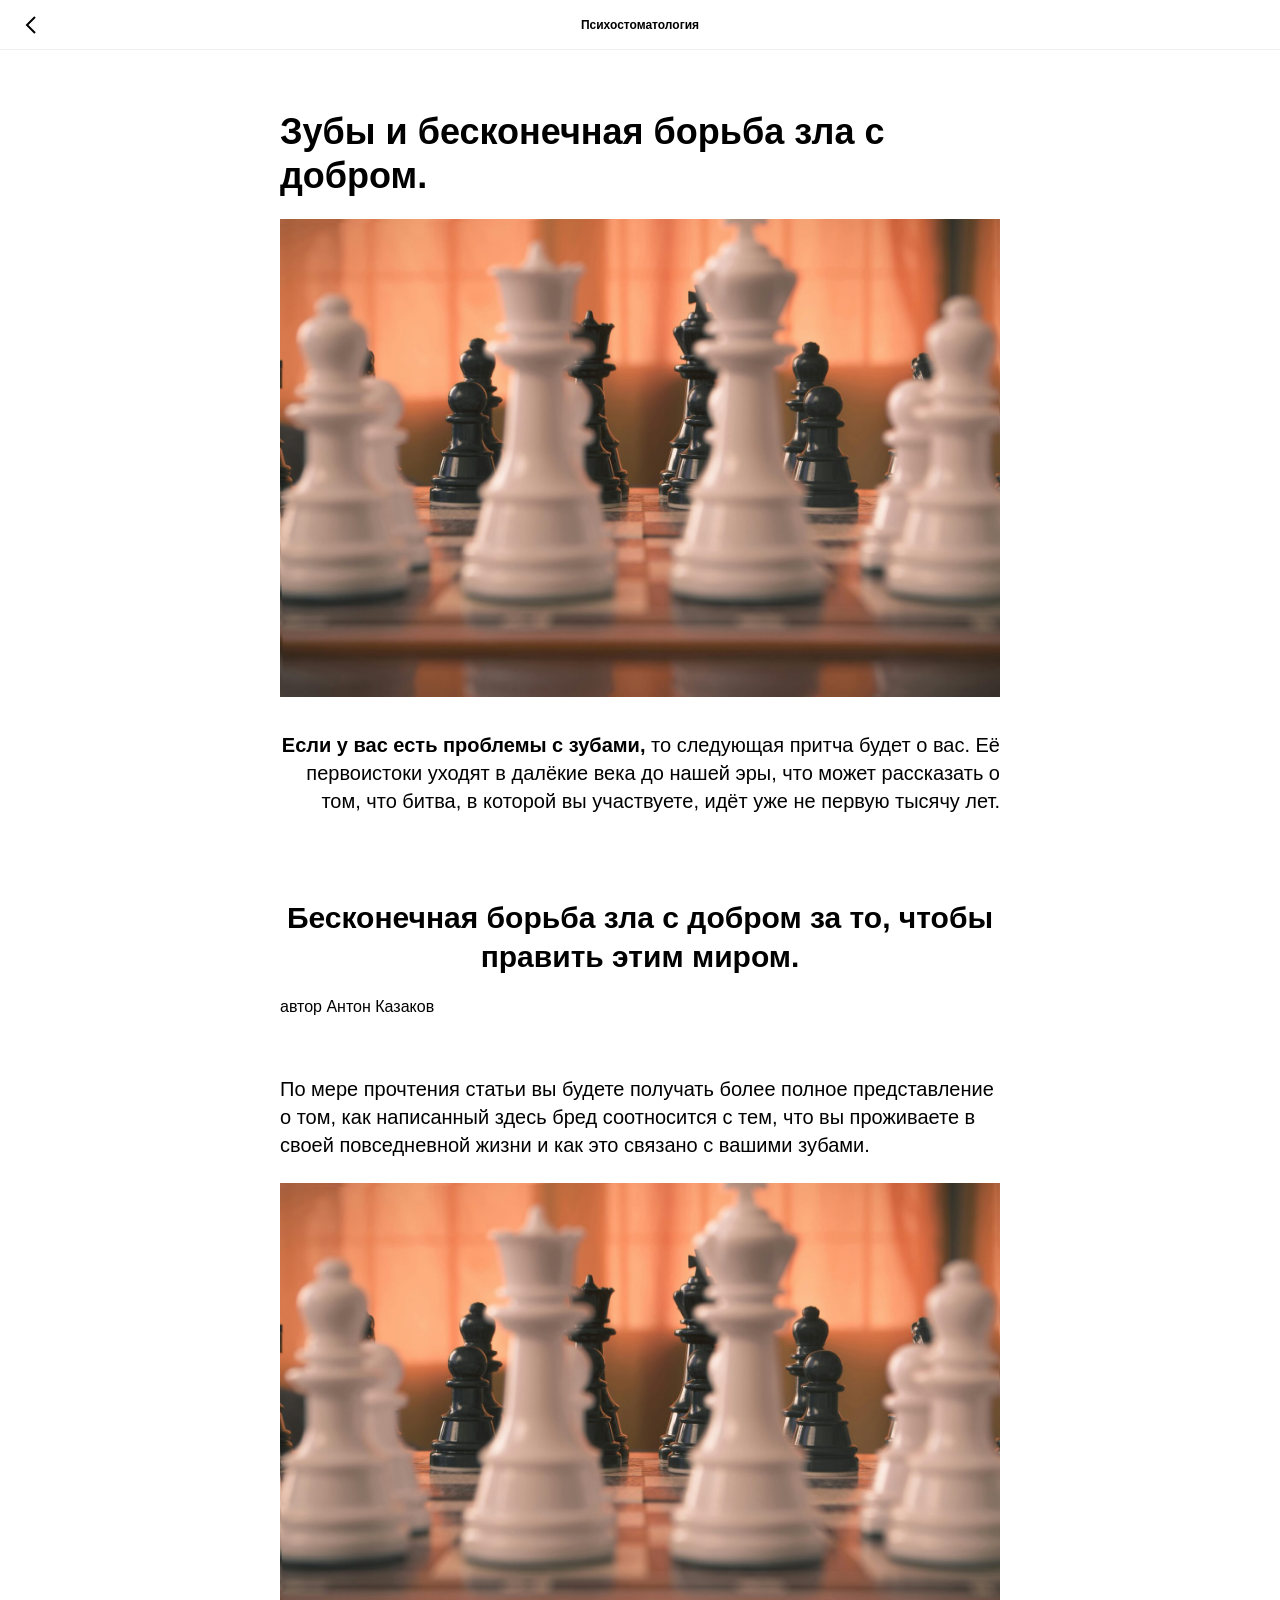
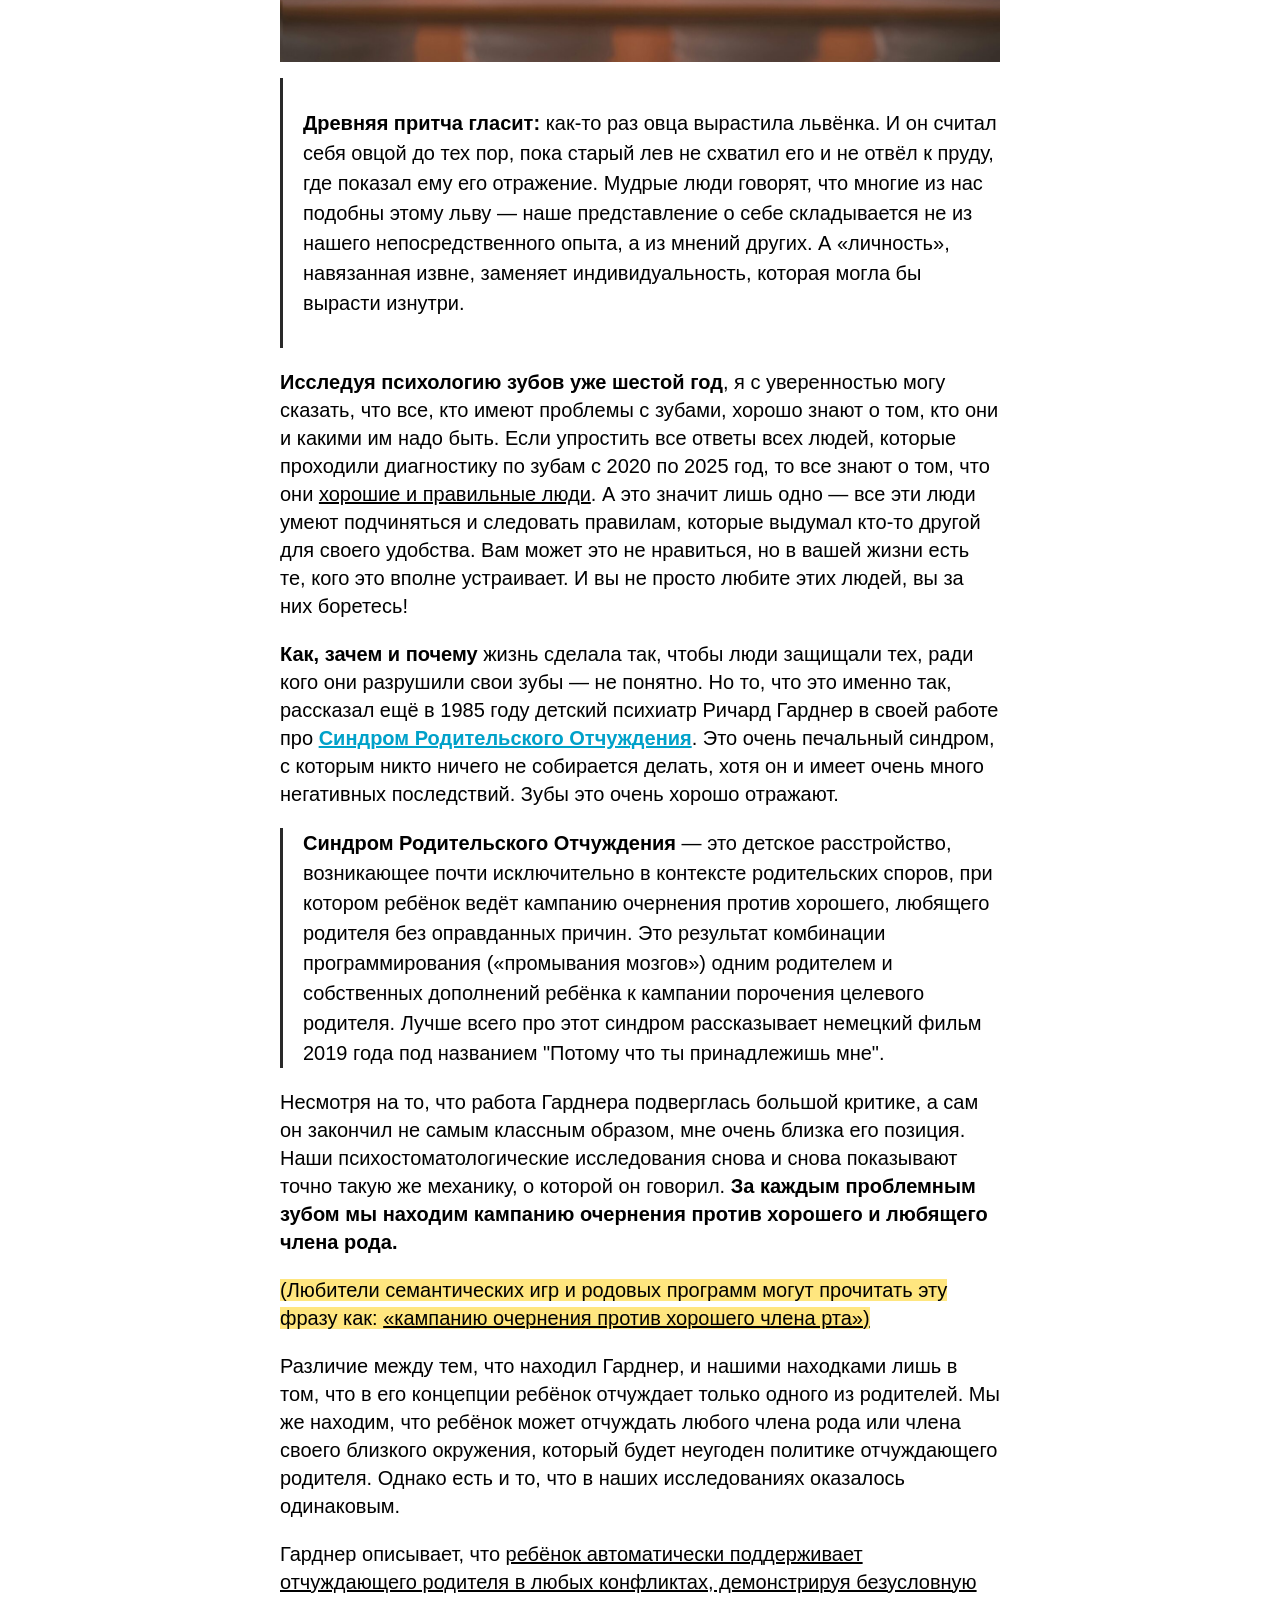
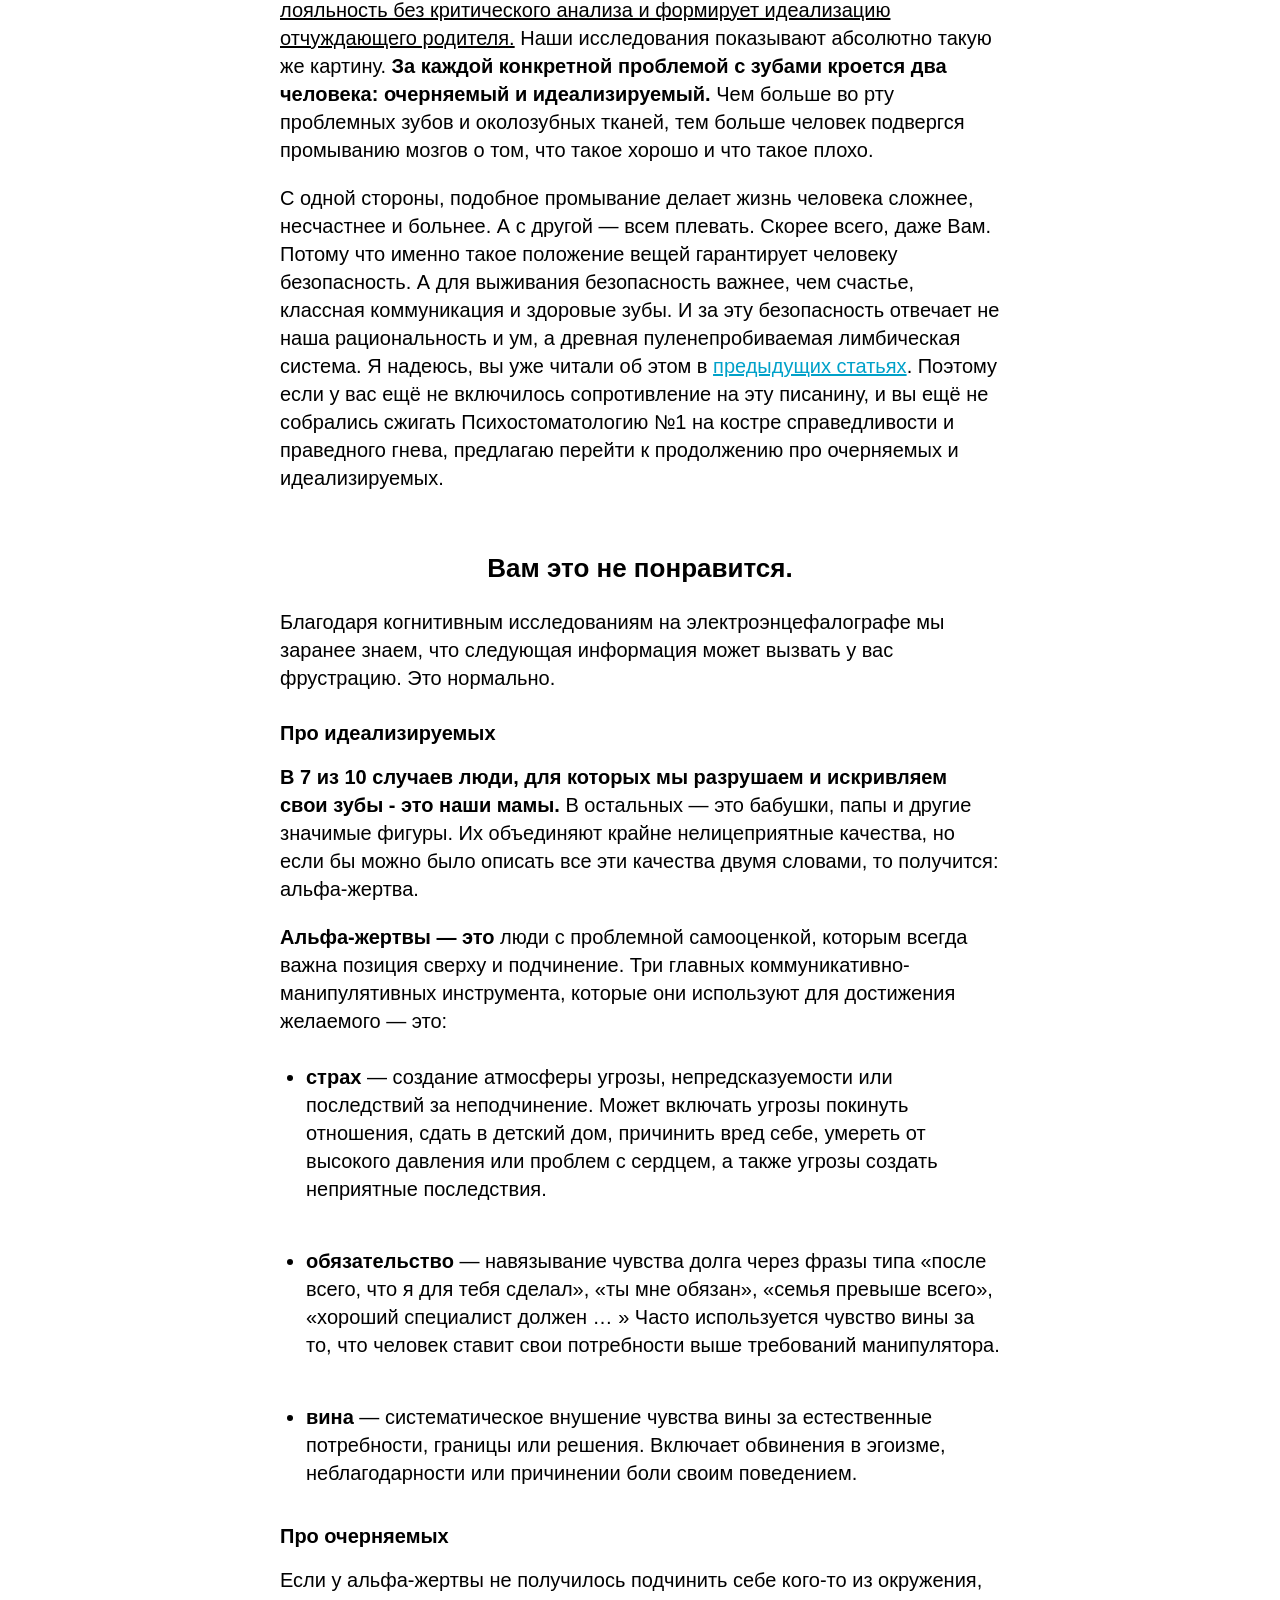
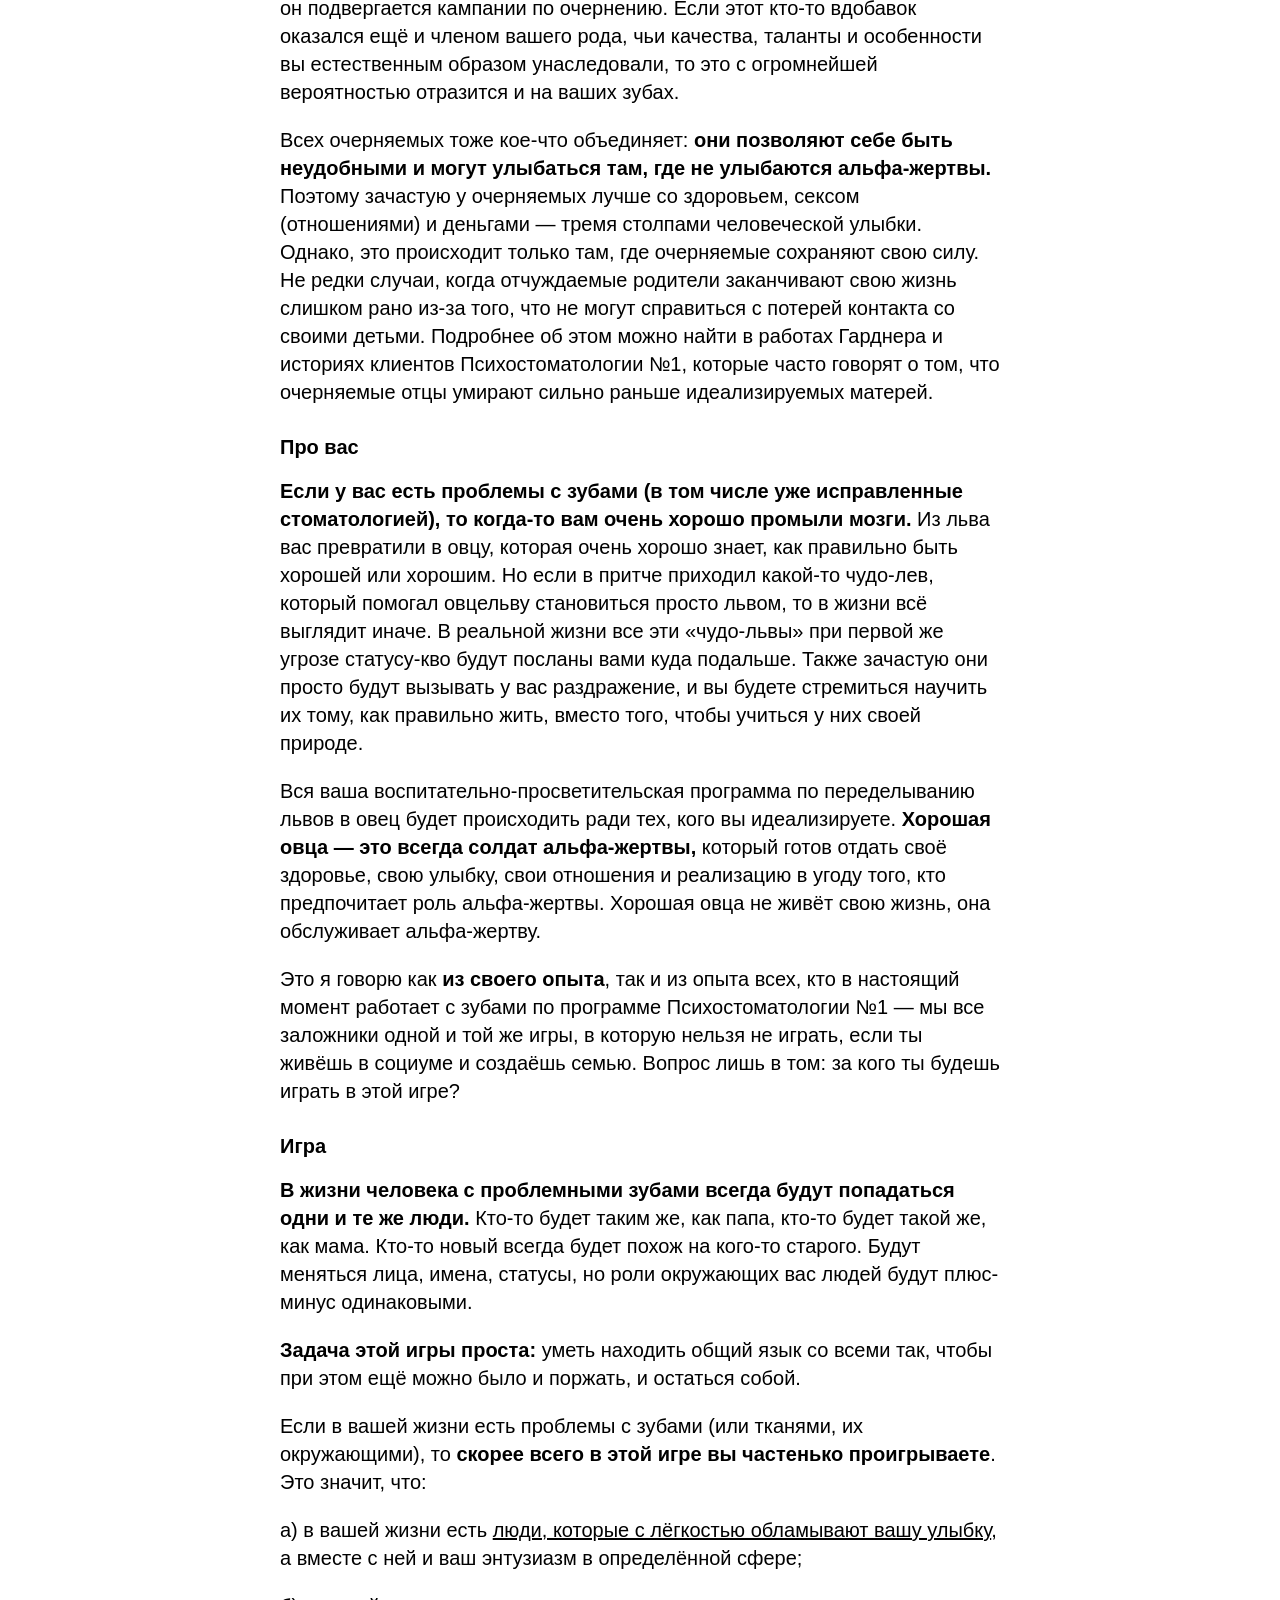
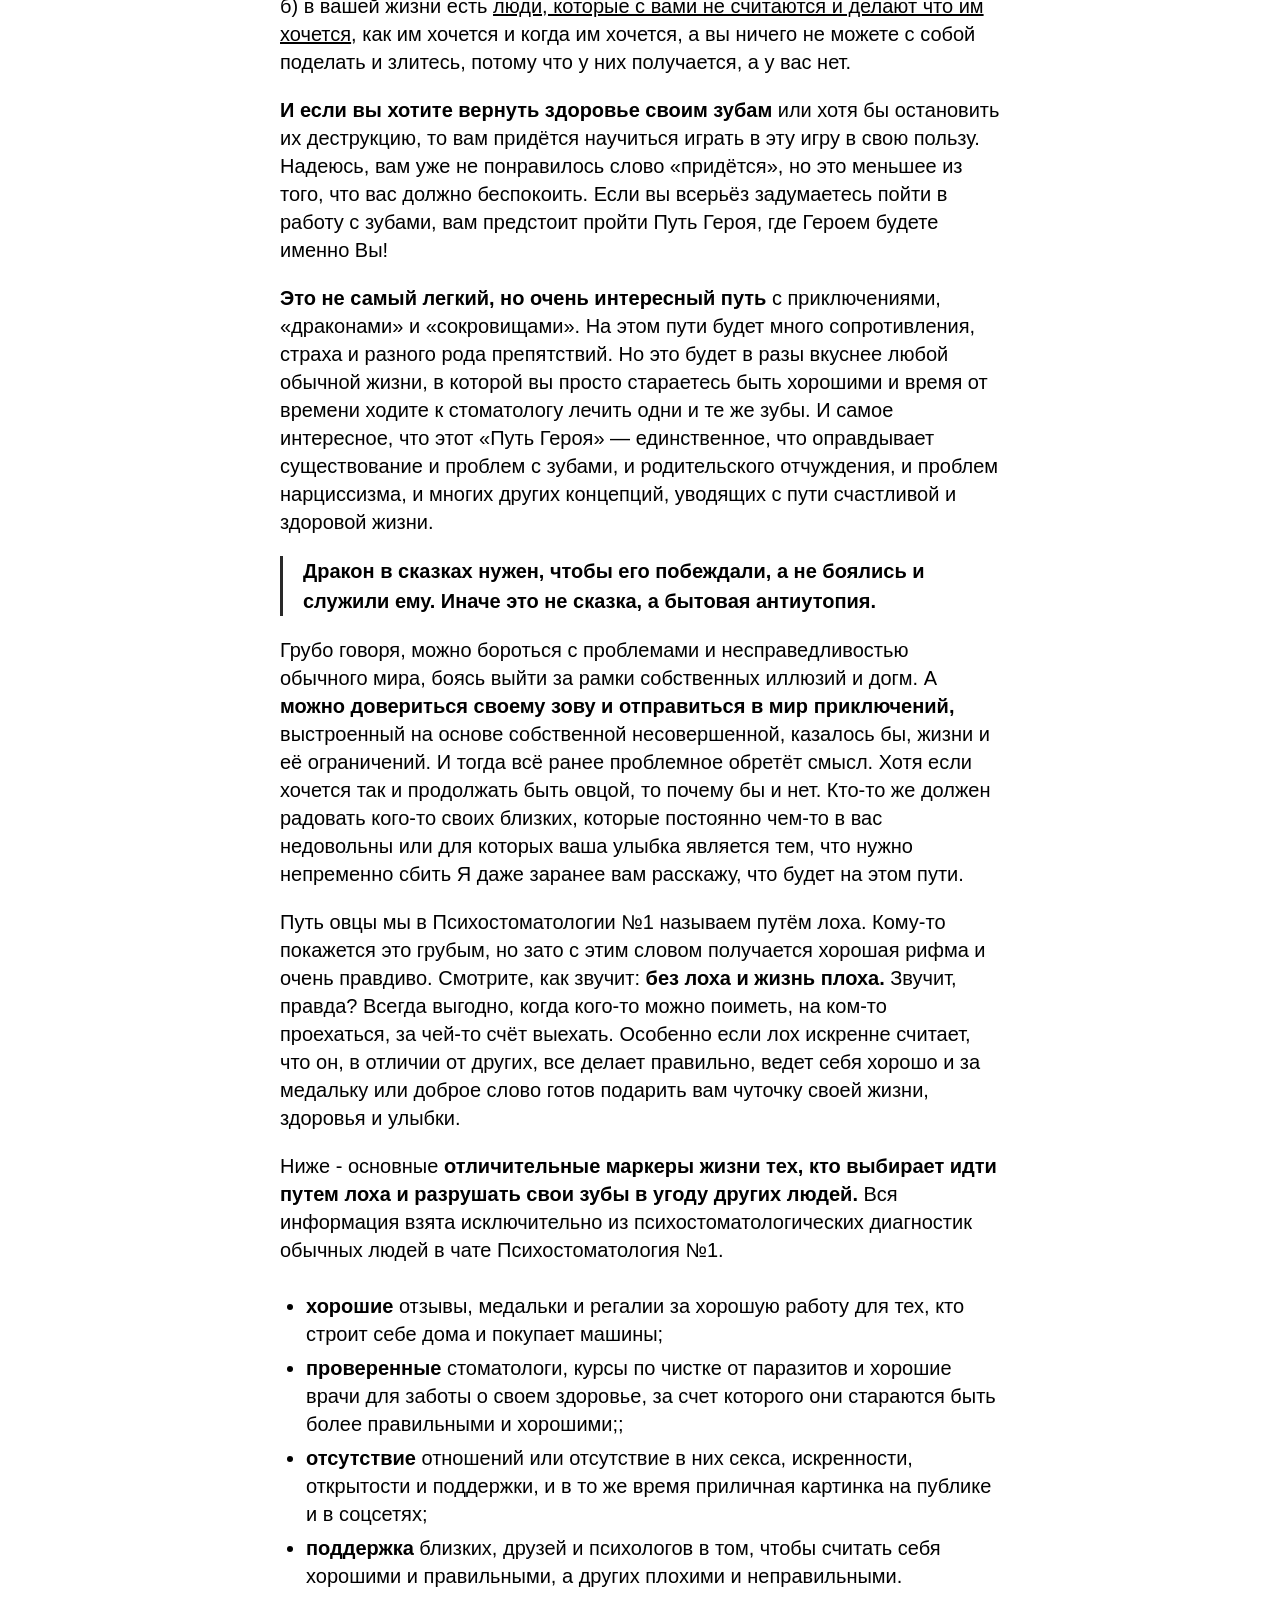
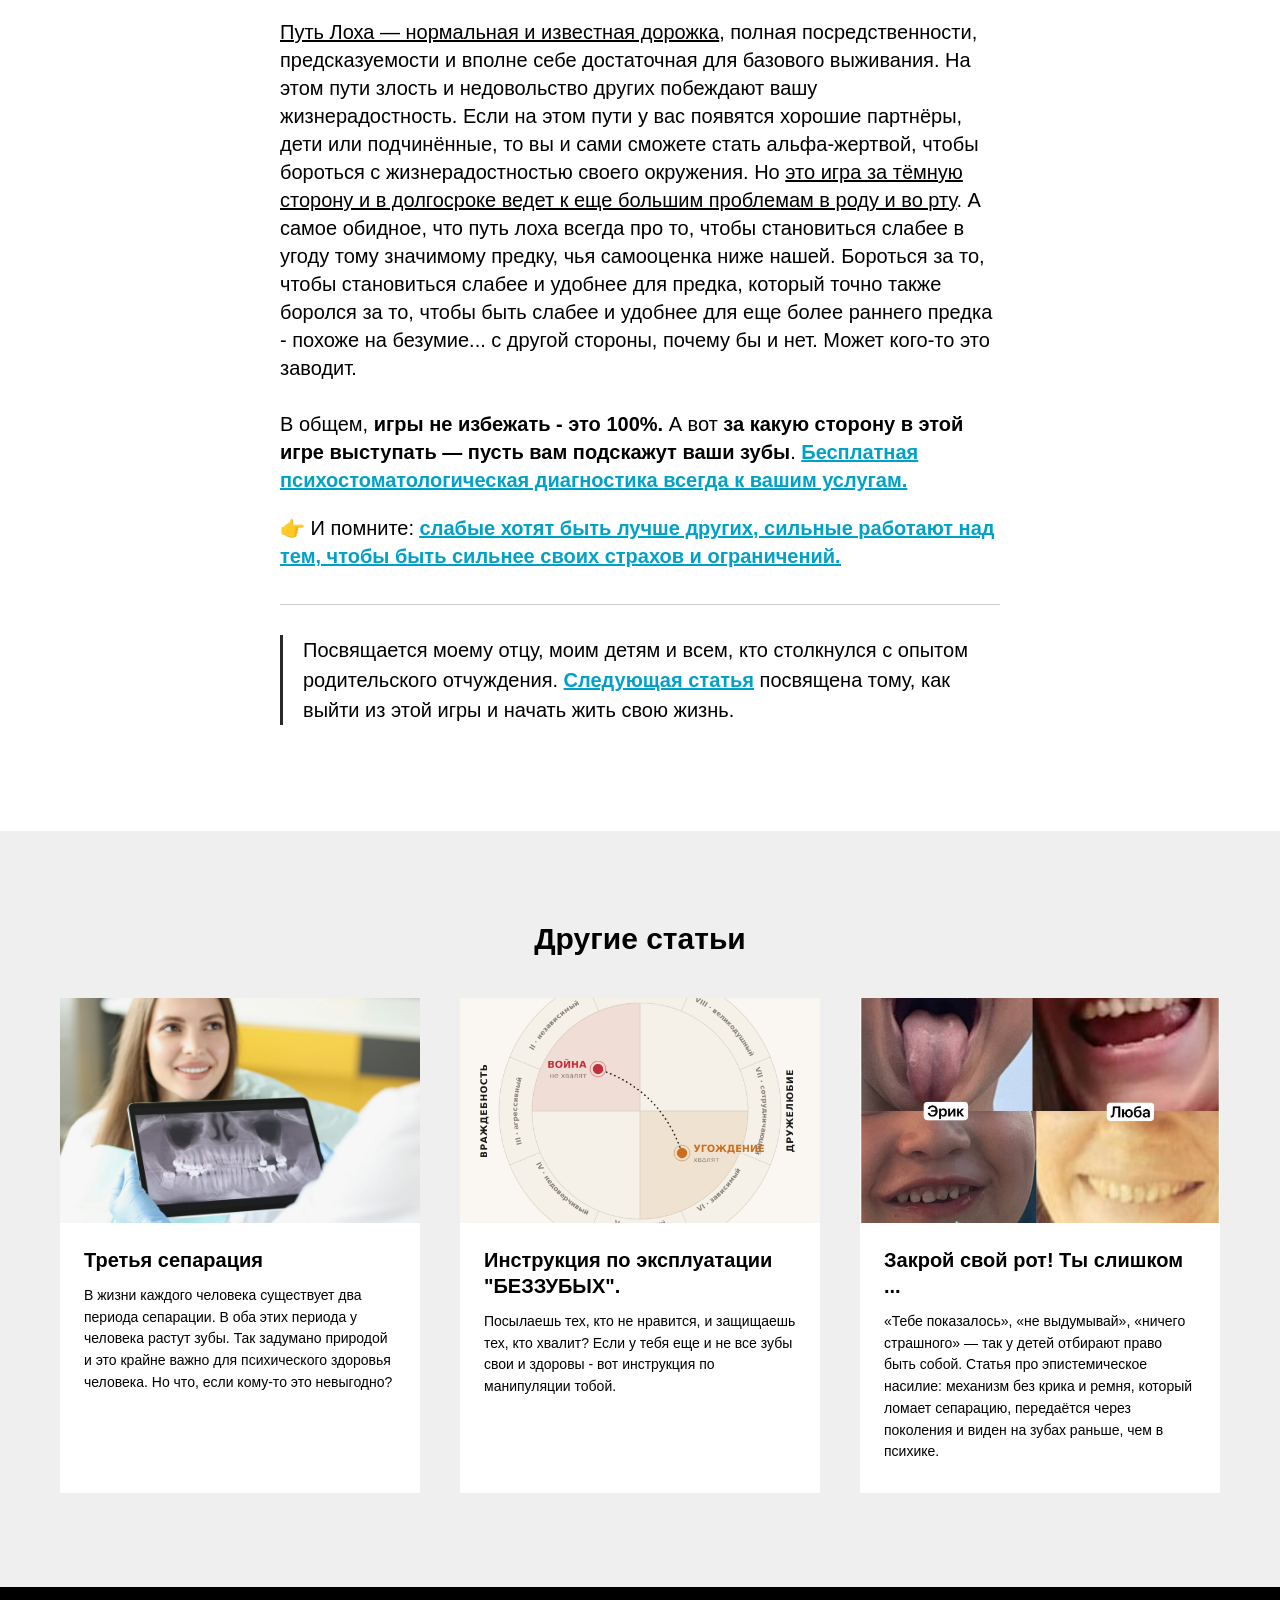
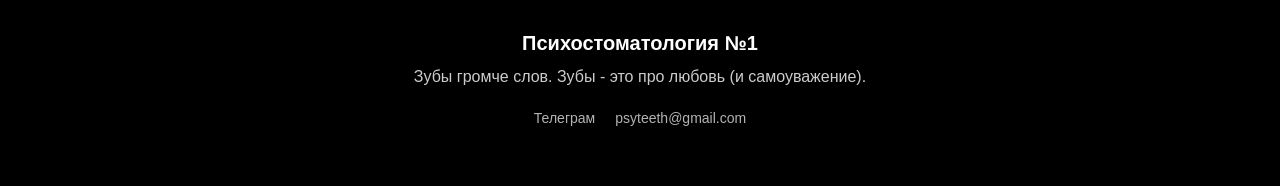
<file: tpost/hick2ydx31-zubi-i-beskonechnaya-borba-zla-s-dobrom/index.html>
<!DOCTYPE html>
<html lang="ru">
<head>
<meta charset="utf-8">
<meta name="viewport" content="width=device-width, initial-scale=1">
<title>Зубы и бесконечная борьба зла с добром. - Казаков Антон</title>
<meta name="description" content="Ваши больные зубы — это карта семейных предательств. Каждый кариес показывает, кого вы защищаете, а кого принесли в жертву. Готовы узнать, кто превратил вас из льва в послушную овцу, разрушающую свое здоровье?">
<link rel="canonical" href="https://psyteeth.ru/tpost/hick2ydx31-zubi-i-beskonechnaya-borba-zla-s-dobrom/">
<meta property="og:type" content="article">
<meta property="og:title" content="Зубы и бесконечная борьба зла с добром.">
<meta property="og:description" content="Ваши больные зубы — это карта семейных предательств. Каждый кариес показывает, кого вы защищаете, а кого принесли в жертву. Готовы узнать, кто превратил вас из льва в послушную овцу, разрушающую свое здоровье?">
<meta property="og:url" content="https://psyteeth.ru/tpost/hick2ydx31-zubi-i-beskonechnaya-borba-zla-s-dobrom/">
<meta property="og:image" content="https://psyteeth.ru/assets/img/35376361-pexels-seurafrancis9.jpg">
<meta name="twitter:card" content="summary_large_image">
<link rel="icon" href="../../assets/img/30326538-ttttt.svg" type="image/svg+xml">
<link rel="stylesheet" href="../../assets/css/style.css">
<script type="application/ld+json">{"@context": "https://schema.org", "@type": "BlogPosting", "headline": "Зубы и бесконечная борьба зла с добром.", "description": "Ваши больные зубы — это карта семейных предательств. Каждый кариес показывает, кого вы защищаете, а кого принесли в жертву. Готовы узнать, кто превратил вас из льва в послушную овцу, разрушающую свое здоровье?", "author": {"@type": "Person", "name": "Казаков Антон"}, "image": "https://psyteeth.ru/assets/img/35376361-pexels-seurafrancis9.jpg", "mainEntityOfPage": "https://psyteeth.ru/tpost/hick2ydx31-zubi-i-beskonechnaya-borba-zla-s-dobrom/"}</script>
</head>
<body>
<div class="post-bar">
  <a class="back" href="../../#blog" aria-label="Назад к блогу"><svg viewBox="0 0 24 24"><path d="M15 4 7 12l8 8"/></svg></a>
  <a class="post-bar__title" href="../../">Психостоматология</a>
</div>
<article class="post" itemscope itemtype="https://schema.org/BlogPosting">
  <h1 class="post__title" itemprop="headline">Зубы и бесконечная борьба зла с добром.</h1>
  <img class="post__cover" src="../../assets/img/35376361-pexels-seurafrancis9.jpg" alt="Зубы и бесконечная борьба зла с добром.">
  <div class="post__body" itemprop="articleBody">
<div class="t-redactor__text"><p style="text-align: right;"><strong>Если у вас есть проблемы с зубами,</strong> то следующая притча будет о вас. Её первоистоки уходят в далёкие века до нашей эры, что может рассказать о том, что битва, в которой вы участвуете, идёт уже не первую тысячу лет.</p></div><h2 class="t-redactor__h2"><br /><p style="text-align: center;">Бесконечная борьба зла с добром за то, чтобы править этим миром.</p></h2><div class="t-redactor__text"><sup>автор Антон Казаков</sup></div><div class="t-redactor__text"><br />По мере прочтения статьи вы будете получать более полное представление о том, как написанный здесь бред соотносится с тем, что вы проживаете в своей повседневной жизни и как это связано с вашими зубами.</div><figure>
<img src="../../assets/img/35376361-pexels-seurafrancis9.jpg" alt="Зубы и бесконечная борьба зла с добром." loading="lazy">
</figure><blockquote class="t-redactor__quote"><br /><strong>Древняя притча гласит: </strong>как-то раз овца вырастила львёнка. И он считал себя овцой до тех пор, пока старый лев не схватил его и не отвёл к пруду, где показал ему его отражение. Мудрые люди говорят, что многие из нас подобны этому льву — наше представление о себе складывается не из нашего непосредственного опыта, а из мнений других. А «личность», навязанная извне, заменяет индивидуальность, которая могла бы вырасти изнутри.<br /><br /></blockquote><div class="t-redactor__text"><strong>Исследуя психологию зубов уже шестой год</strong>, я с уверенностью могу сказать, что все, кто имеют проблемы с зубами, хорошо знают о том, кто они и какими им надо быть. Если упростить все ответы всех людей, которые проходили диагностику по зубам с 2020 по 2025 год, то все знают о том, что они <u>хорошие и правильные люди</u>. А это значит лишь одно — все эти люди умеют подчиняться и следовать правилам, которые выдумал кто-то другой для своего удобства. Вам может это не нравиться, но в вашей жизни есть те, кого это вполне устраивает. И вы не просто любите этих людей, вы за них боретесь!</div><div class="t-redactor__text"><strong>Как, зачем и почему</strong> жизнь сделала так, чтобы люди защищали тех, ради кого они разрушили свои зубы — не понятно. Но то, что это именно так, рассказал ещё в 1985 году детский психиатр Ричард Гарднер в своей работе про <strong><a href="https://richardagardner.com/ar22">Синдром Родительского Отчуждения</a></strong>. Это очень печальный синдром, с которым никто ничего не собирается делать, хотя он и имеет очень много негативных последствий. Зубы это очень хорошо отражают. </div><blockquote class="t-redactor__quote"><strong>Синдром Родительского Отчуждения</strong> — это детское расстройство, возникающее почти исключительно в контексте родительских споров, при котором ребёнок ведёт кампанию очернения против хорошего, любящего родителя без оправданных причин. Это результат комбинации программирования («промывания мозгов») одним родителем и собственных дополнений ребёнка к кампании порочения целевого родителя. Лучше всего про этот синдром рассказывает немецкий фильм 2019 года под названием "Потому что ты принадлежишь мне". </blockquote><div class="t-redactor__text">Несмотря на то, что работа Гарднера подверглась большой критике, а сам он закончил не самым классным образом, мне очень близка его позиция. Наши психостоматологические исследования снова и снова показывают точно такую же механику, о которой он говорил. <strong>За каждым проблемным зубом мы находим кампанию очернения против хорошего и любящего члена рода.</strong></div><div class="t-redactor__text"><span style="background-color: rgb(255, 230, 127);">(Любители семантических игр и родовых программ могут прочитать эту фразу как: </span><u style="background-color: rgb(255, 230, 127);">«кампанию очернения против хорошего члена рта»)</u></div><div class="t-redactor__text">Различие между тем, что находил Гарднер, и нашими находками лишь в том, что в его концепции ребёнок отчуждает только одного из родителей. Мы же находим, что ребёнок может отчуждать любого члена рода или члена своего близкого окружения, который будет неугоден политике отчуждающего родителя. Однако есть и то, что в наших исследованиях оказалось одинаковым.</div><div class="t-redactor__text">Гарднер описывает, что <u>ребёнок автоматически поддерживает отчуждающего родителя в любых конфликтах, демонстрируя безусловную лояльность без критического анализа и формирует идеализацию отчуждающего родителя.</u> Наши исследования показывают абсолютно такую же картину. <strong>За каждой конкретной проблемой с зубами кроется два человека: очерняемый и идеализируемый.</strong> Чем больше во рту проблемных зубов и околозубных тканей, тем больше человек подвергся промыванию мозгов о том, что такое хорошо и что такое плохо.</div><div class="t-redactor__text">С одной стороны, подобное промывание делает жизнь человека сложнее, несчастнее и больнее. А с другой — всем плевать. Скорее всего, даже Вам. Потому что именно такое положение вещей гарантирует человеку безопасность. А для выживания безопасность важнее, чем счастье, классная коммуникация и здоровые зубы. И за эту безопасность отвечает не наша рациональность и ум, а древная пуленепробиваемая лимбическая система. Я надеюсь, вы уже читали об этом в <a href="../../tpost/4pg2djogx1-neirofiziologiya-otnoshenii/">предыдущих статьях</a>. Поэтому если у вас ещё не включилось сопротивление на эту писанину, и вы ещё не собрались сжигать Психостоматологию №1 на костре справедливости и праведного гнева, предлагаю перейти к продолжению про очерняемых и идеализируемых.</div><blockquote class="t-redactor__preface"><br /><p style="text-align: center;"><strong>Вам это не понравится.</strong></p></blockquote><div class="t-redactor__text">Благодаря когнитивным исследованиям на электроэнцефалографе мы заранее знаем, что следующая информация может вызвать у вас фрустрацию. Это нормально.</div><h4 class="t-redactor__h4">Про идеализируемых</h4><div class="t-redactor__text"><strong>В 7 из 10 случаев люди, для которых мы разрушаем и искривляем свои зубы - это наши мамы.</strong> В остальных — это бабушки, папы и другие значимые фигуры. Их объединяют крайне нелицеприятные качества, но если бы можно было описать все эти качества двумя словами, то получится: альфа-жертва.</div><div class="t-redactor__text"><strong>Альфа-жертвы — это </strong>люди с проблемной самооценкой, которым всегда важна позиция сверху и подчинение. Три главных коммуникативно-манипулятивных инструмента, которые они используют для достижения желаемого — это:</div><div class="t-redactor__text"><ul><li><strong>страх</strong> — создание атмосферы угрозы, непредсказуемости или последствий за неподчинение. Может включать угрозы покинуть отношения, сдать в детский дом, причинить вред себе, умереть от высокого давления или проблем с сердцем, а также угрозы создать неприятные последствия.</li></ul><br /><ul><li><strong>обязательство</strong> — навязывание чувства долга через фразы типа «после всего, что я для тебя сделал», «ты мне обязан», «семья превыше всего», «хороший специалист должен … » Часто используется чувство вины за то, что человек ставит свои потребности выше требований манипулятора.</li></ul><br /><ul><li><strong>вина</strong> — систематическое внушение чувства вины за естественные потребности, границы или решения. Включает обвинения в эгоизме, неблагодарности или причинении боли своим поведением.</li></ul></div><h4 class="t-redactor__h4">Про очерняемых</h4><div class="t-redactor__text">Если у альфа-жертвы не получилось подчинить себе кого-то из окружения, он подвергается кампании по очернению. Если этот кто-то вдобавок оказался ещё и членом вашего рода, чьи качества, таланты и особенности вы естественным образом унаследовали, то это с огромнейшей вероятностью отразится и на ваших зубах.</div><div class="t-redactor__text">Всех очерняемых тоже кое-что объединяет: <strong>они позволяют себе быть неудобными и могут улыбаться там, где не улыбаются альфа-жертвы.</strong> Поэтому зачастую у очерняемых лучше со здоровьем, сексом (отношениями) и деньгами — тремя столпами человеческой улыбки. Однако, это происходит только там, где очерняемые сохраняют свою силу. Не редки случаи, когда отчуждаемые родители заканчивают свою жизнь слишком рано из-за того, что не могут справиться с потерей контакта со своими детьми. Подробнее об этом можно найти в работах Гарднера и историях клиентов Психостоматологии №1, которые часто говорят о том, что очерняемые отцы умирают сильно раньше идеализируемых матерей.</div><h4 class="t-redactor__h4">Про вас</h4><div class="t-redactor__text"><strong>Если у вас есть проблемы с зубами (в том числе уже исправленные стоматологией), то когда-то вам очень хорошо промыли мозги.</strong> Из льва вас превратили в овцу, которая очень хорошо знает, как правильно быть хорошей или хорошим. Но если в притче приходил какой-то чудо-лев, который помогал овцельву становиться просто львом, то в жизни всё выглядит иначе. В реальной жизни все эти «чудо-львы» при первой же угрозе статусу-кво будут посланы вами куда подальше. Также зачастую они просто будут вызывать у вас раздражение, и вы будете стремиться научить их тому, как правильно жить, вместо того, чтобы учиться у них своей природе.</div><div class="t-redactor__text">Вся ваша воспитательно-просветительская программа по переделыванию львов в овец будет происходить ради тех, кого вы идеализируете. <strong>Хорошая овца — это всегда солдат альфа-жертвы,</strong> который готов отдать своё здоровье, свою улыбку, свои отношения и реализацию в угоду того, кто предпочитает роль альфа-жертвы. Хорошая овца не живёт свою жизнь, она обслуживает альфа-жертву.</div><div class="t-redactor__text">Это я говорю как <strong>из своего опыта</strong>, так и из опыта всех, кто в настоящий момент работает с зубами по программе Психостоматологии №1 — мы все заложники одной и той же игры, в которую нельзя не играть, если ты живёшь в социуме и создаёшь семью. Вопрос лишь в том: за кого ты будешь играть в этой игре?</div><h4 class="t-redactor__h4">Игра</h4><div class="t-redactor__text"><strong>В жизни человека с проблемными зубами всегда будут попадаться одни и те же люди.</strong> Кто-то будет таким же, как папа, кто-то будет такой же, как мама. Кто-то новый всегда будет похож на кого-то старого. Будут меняться лица, имена, статусы, но роли окружающих вас людей будут плюс-минус одинаковыми.</div><div class="t-redactor__text"><strong>Задача этой игры проста: </strong>уметь находить общий язык со всеми так, чтобы при этом ещё можно было и поржать, и остаться собой.</div><div class="t-redactor__text">Если в вашей жизни есть проблемы с зубами (или тканями, их окружающими), то <strong>скорее всего в этой игре вы частенько проигрываете</strong>. Это значит, что:</div><div class="t-redactor__text">а) в вашей жизни есть <u>люди, которые с лёгкостью обламывают вашу улыбку</u>, а вместе с ней и ваш энтузиазм в определённой сфере;</div><div class="t-redactor__text">б) в вашей жизни есть <u>люди, которые с вами не считаются и делают что им хочется</u>, как им хочется и когда им хочется, а вы ничего не можете с собой поделать и злитесь, потому что у них получается, а у вас нет.</div><div class="t-redactor__text"><strong>И если вы хотите вернуть здоровье своим зубам</strong> или хотя бы остановить их деструкцию, то вам придётся научиться играть в эту игру в свою пользу. Надеюсь, вам уже не понравилось слово «придётся», но это меньшее из того, что вас должно беспокоить. Если вы всерьёз задумаетесь пойти в работу с зубами, вам предстоит пройти Путь Героя, где Героем будете именно Вы!</div><div class="t-redactor__text"><strong>Это не самый легкий, но очень интересный путь</strong> с приключениями, «драконами» и «сокровищами». На этом пути будет много сопротивления, страха и разного рода препятствий. Но это будет в разы вкуснее любой обычной жизни, в которой вы просто стараетесь быть хорошими и время от времени ходите к стоматологу лечить одни и те же зубы. И самое интересное, что этот «Путь Героя» — единственное, что оправдывает существование и проблем с зубами, и родительского отчуждения, и проблем нарциссизма, и многих других концепций, уводящих с пути счастливой и здоровой жизни.</div><blockquote class="t-redactor__quote"><strong>Дракон в сказках нужен, чтобы его побеждали, а не боялись и служили ему. Иначе это не сказка, а бытовая антиутопия. </strong></blockquote><div class="t-redactor__text">Грубо говоря, можно бороться с проблемами и несправедливостью обычного мира, боясь выйти за рамки собственных иллюзий и догм. А <strong>можно довериться своему зову и отправиться в мир приключений, </strong>выстроенный на основе собственной несовершенной, казалось бы, жизни и её ограничений. И тогда всё ранее проблемное обретёт смысл. Хотя если хочется так и продолжать быть овцой, то почему бы и нет. Кто-то же должен радовать кого-то своих близких, которые постоянно чем-то в вас недовольны или для которых ваша улыбка является тем, что нужно непременно сбить Я даже заранее вам расскажу, что будет на этом пути.</div><div class="t-redactor__text">Путь овцы мы в Психостоматологии №1 называем путём лоха. Кому-то покажется это грубым, но зато с этим словом получается хорошая рифма и очень правдиво. Смотрите, как звучит: <strong>без лоха и жизнь плоха.</strong> Звучит, правда? Всегда выгодно, когда кого-то можно поиметь, на ком-то проехаться, за чей-то счёт выехать. Особенно если лох искренне считает, что он, в отличии от других, все делает правильно, ведет себя хорошо и за медальку или доброе слово готов подарить вам чуточку своей жизни, здоровья и улыбки.</div><div class="t-redactor__text">Ниже - основные <strong>отличительные маркеры жизни тех, кто выбирает идти путем лоха и разрушать свои зубы в угоду других людей.</strong> Вся информация взята исключительно из психостоматологических диагностик обычных людей в чате Психостоматология №1.</div><div class="t-redactor__text"><ul><li><strong>хорошие</strong> отзывы, медальки и регалии за хорошую работу для тех, кто строит себе дома и покупает машины;</li><li><strong>проверенные</strong> стоматологи, курсы по чистке от паразитов и хорошие врачи для заботы о своем здоровье, за счет которого они стараются быть более правильными и хорошими;;</li><li><strong>отсутствие</strong> отношений или отсутствие в них секса, искренности, открытости и поддержки, и в то же время приличная картинка на публике и в соцсетях;</li><li><strong>поддержка</strong> близких, друзей и психологов в том, чтобы считать себя хорошими и правильными, а других плохими и неправильными.</li></ul></div><div class="t-redactor__text"><u>Путь Лоха — нормальная и известная дорожка</u>, полная посредственности, предсказуемости и вполне себе достаточная для базового выживания. На этом пути злость и недовольство других побеждают вашу жизнерадостность. Если на этом пути у вас появятся хорошие партнёры, дети или подчинённые, то вы и сами сможете стать альфа-жертвой, чтобы бороться с жизнерадостностью своего окружения. Но <u>это игра за тёмную сторону и в долгосроке ведет к еще большим проблемам в роду и во рту</u>. А самое обидное, что путь лоха всегда про то, чтобы становиться слабее в угоду тому значимому предку, чья самооценка ниже нашей. Бороться за то, чтобы становиться слабее и удобнее для предка, который точно также боролся за то, чтобы быть слабее и удобнее для еще более раннего предка - похоже на безумие... с другой стороны, почему бы и нет. Может кого-то это заводит. <br /><br />В общем, <strong>игры не избежать - это 100%. </strong>А вот <strong>за какую сторону в этой игре выступать — пусть вам подскажут ваши зубы</strong>. <strong><a href="https://t.me/psy_teeth_official/14">Бесплатная психостоматологическая диагностика всегда к вашим услугам.</a></strong></div><div class="t-redactor__text">👉 И помните: <strong><u><a href="https://t.me/psy_teeth_official/464">слабые хотят быть лучше других, сильные работают над тем, чтобы быть сильнее своих страхов и ограничений.</a></u></strong></div><figure><hr style="color: #000000;"></figure><blockquote class="t-redactor__quote">Посвящается моему отцу, моим детям и всем, кто столкнулся с опытом родительского отчуждения. <strong><a href="https://psyteeth.ru/tpost/separation" target="_blank" rel="noreferrer noopener">Следующая статья</a></strong> посвящена тому, как выйти из этой игры и начать жить свою жизнь.</blockquote>
  </div>
</article>
<section class="related">
  <div class="container">
    <h2 class="section-title" style="font-size:30px;margin-bottom:40px">Другие статьи</h2>
    <div class="feed"><div class="feed__track">
<a class="card" href="../../tpost/separation/"><img class="card__img" src="../../assets/img/38663039-getty-images--Nf8tXG.jpg" alt="Третья сепарация" loading="lazy"><div class="card__body"><h3 class="card__title">Третья сепарация</h3><p class="card__descr">В жизни каждого человека существует два периода сепарации. В оба этих периода у человека растут зубы. Так задумано природой и это крайне важно для психического здоровья человека. Но что, если кому-то это невыгодно?</p></div></a>
<a class="card" href="../../tpost/havefun/"><img class="card__img" src="../../assets/img/65333466-leary_circumplex_lig.png" alt="Инструкция по эксплуатации &quot;БЕЗЗУБЫХ&quot;." loading="lazy"><div class="card__body"><h3 class="card__title">Инструкция по эксплуатации &quot;БЕЗЗУБЫХ&quot;.</h3><p class="card__descr">Посылаешь тех, кто не нравится, и защищаешь тех, кто хвалит? Если у тебя еще и не все зубы свои и здоровы - вот инструкция по манипуляции тобой.</p></div></a>
<a class="card" href="../../tpost/shutup/"><img class="card__img" src="../../assets/img/63646561-21____.jpg" alt="Закрой свой рот! Ты слишком ..." loading="lazy"><div class="card__body"><h3 class="card__title">Закрой свой рот! Ты слишком ...</h3><p class="card__descr">«Тебе показалось», «не выдумывай», «ничего страшного» — так у детей отбирают право быть собой. Статья про эпистемическое насилие: механизм без крика и ремня, который ломает сепарацию, передаётся через поколения и виден на зубах раньше, чем в психике.</p></div></a>
    </div></div>
  </div>
</section>
<footer class="footer">
  <div class="footer__title">Психостоматология №1</div>
  <div class="footer__text">Зубы громче слов. Зубы - это про любовь (и самоуважение).</div>
  <div class="footer__links"><a href="https://t.me/psyteeth">Телеграм</a><a href="mailto:psyteeth@gmail.com">psyteeth@gmail.com</a></div>
</footer>
<script src="../../assets/js/main.js" defer></script>
</body>
</html>
</file>
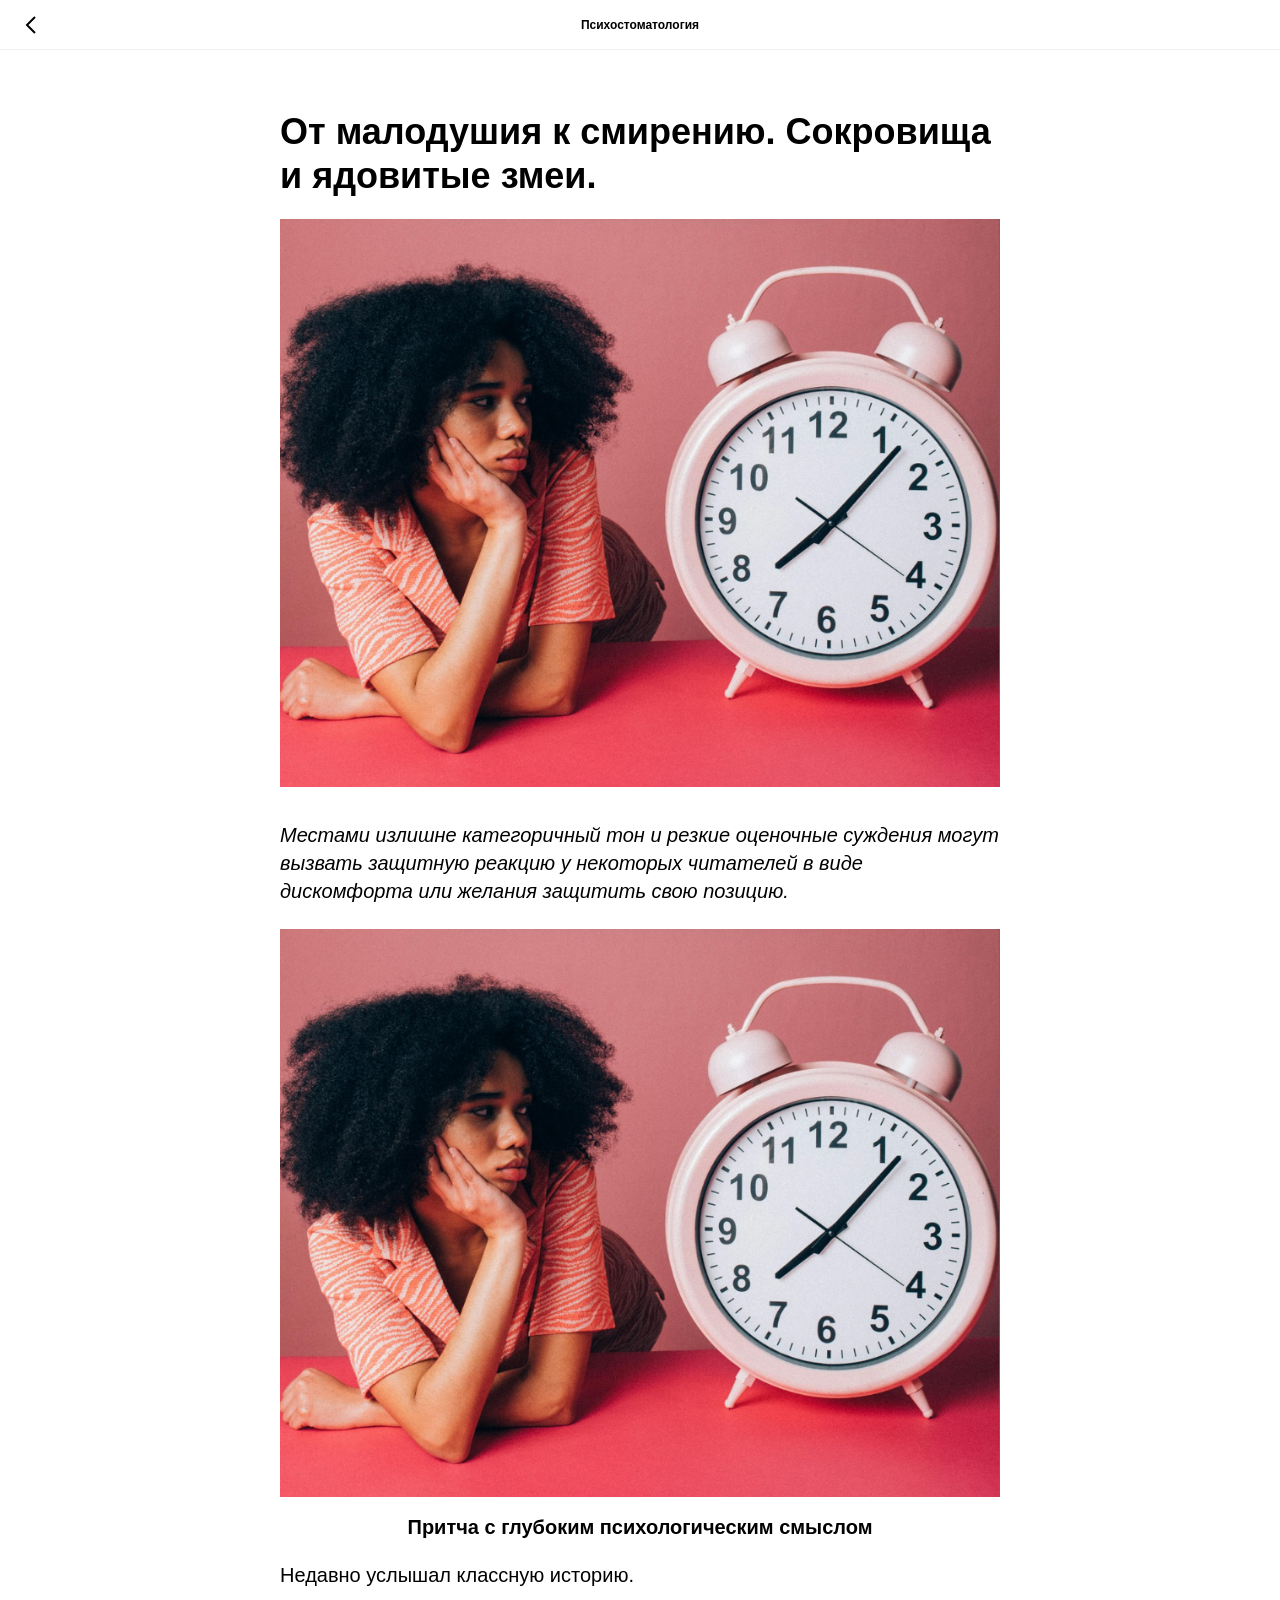
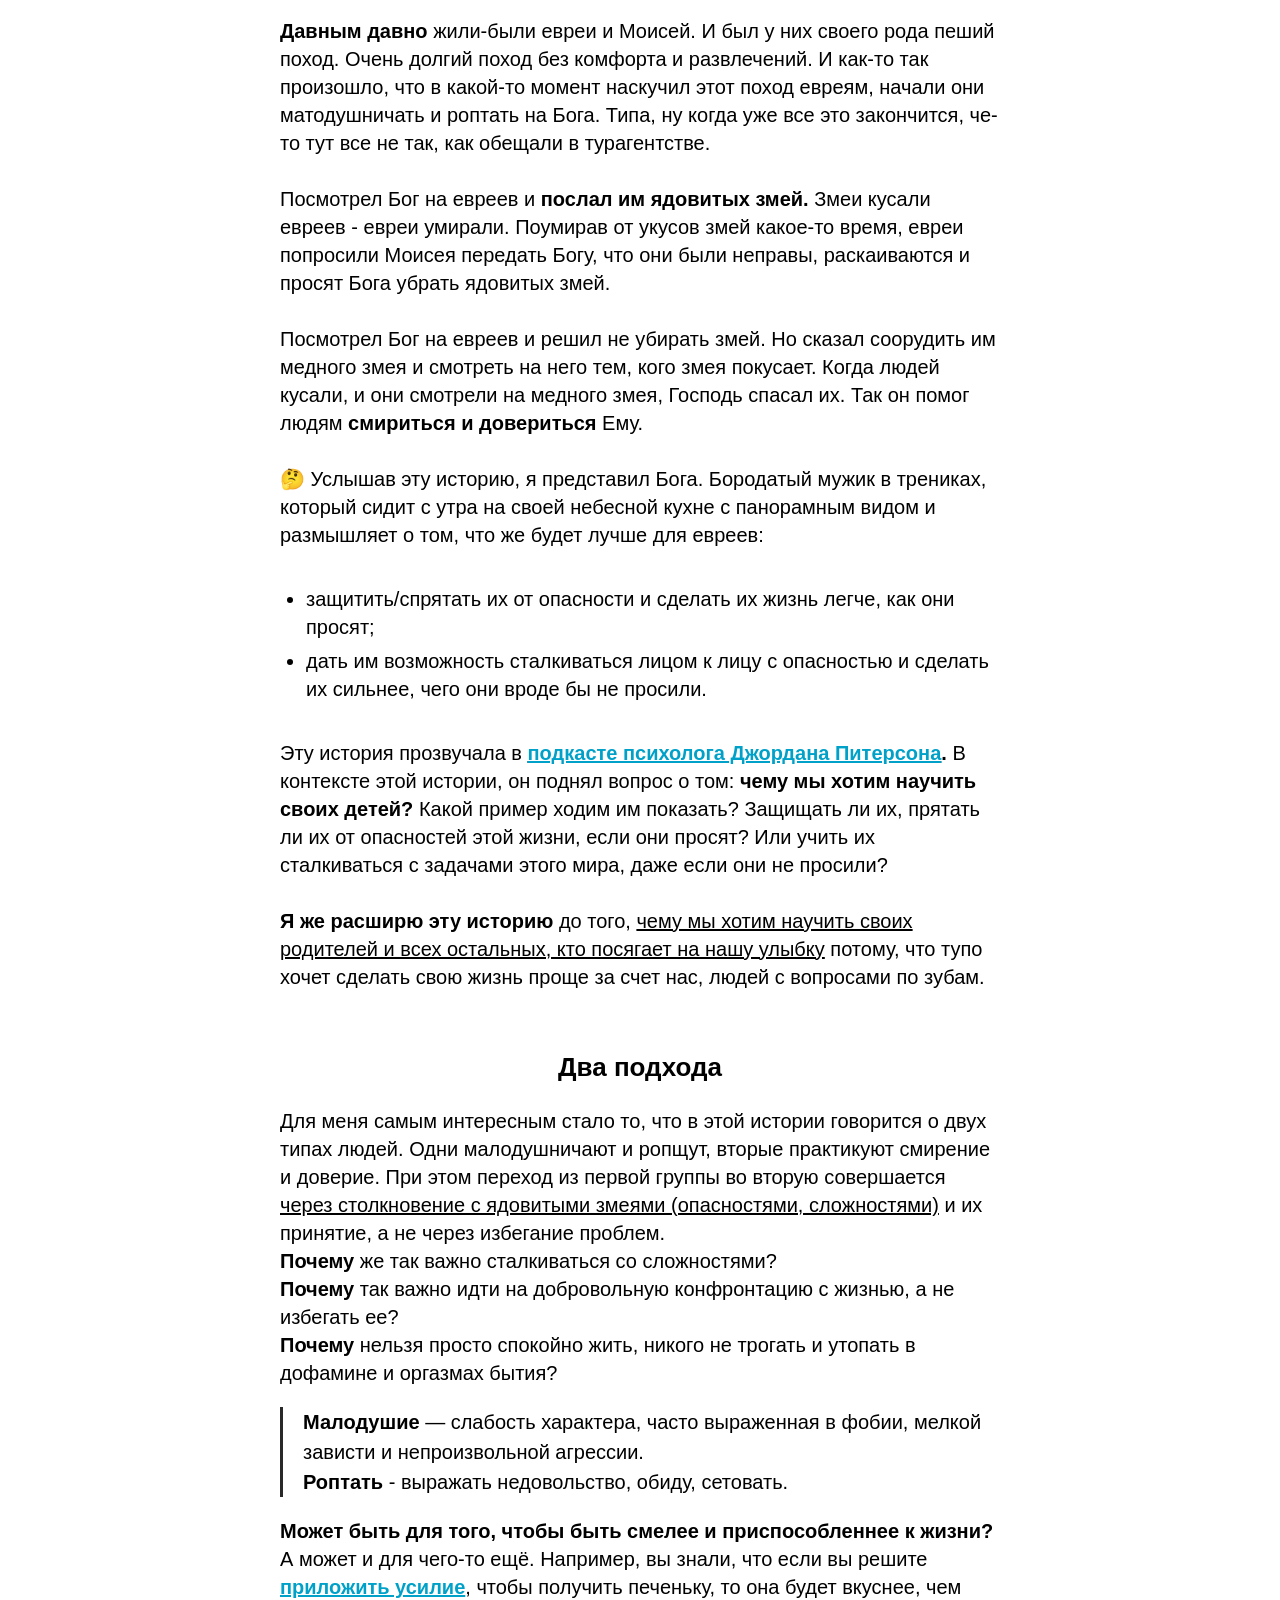
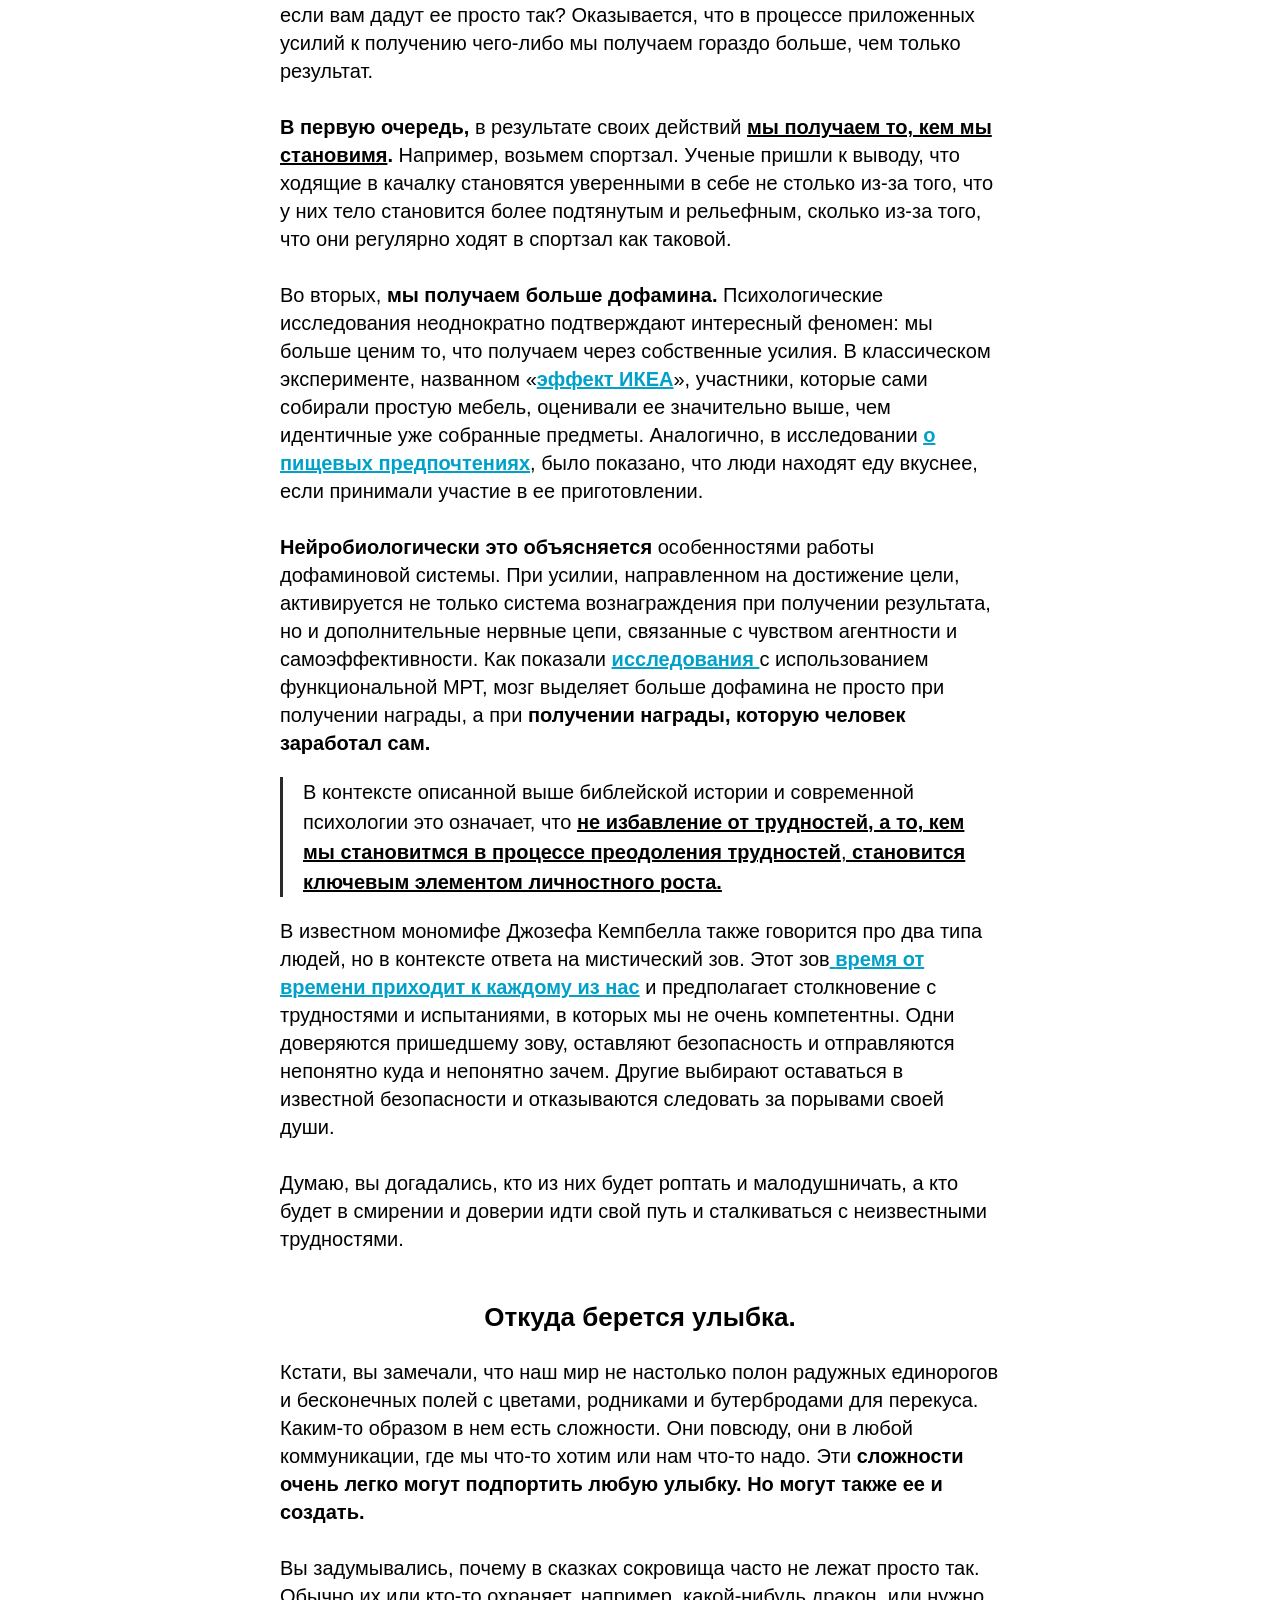
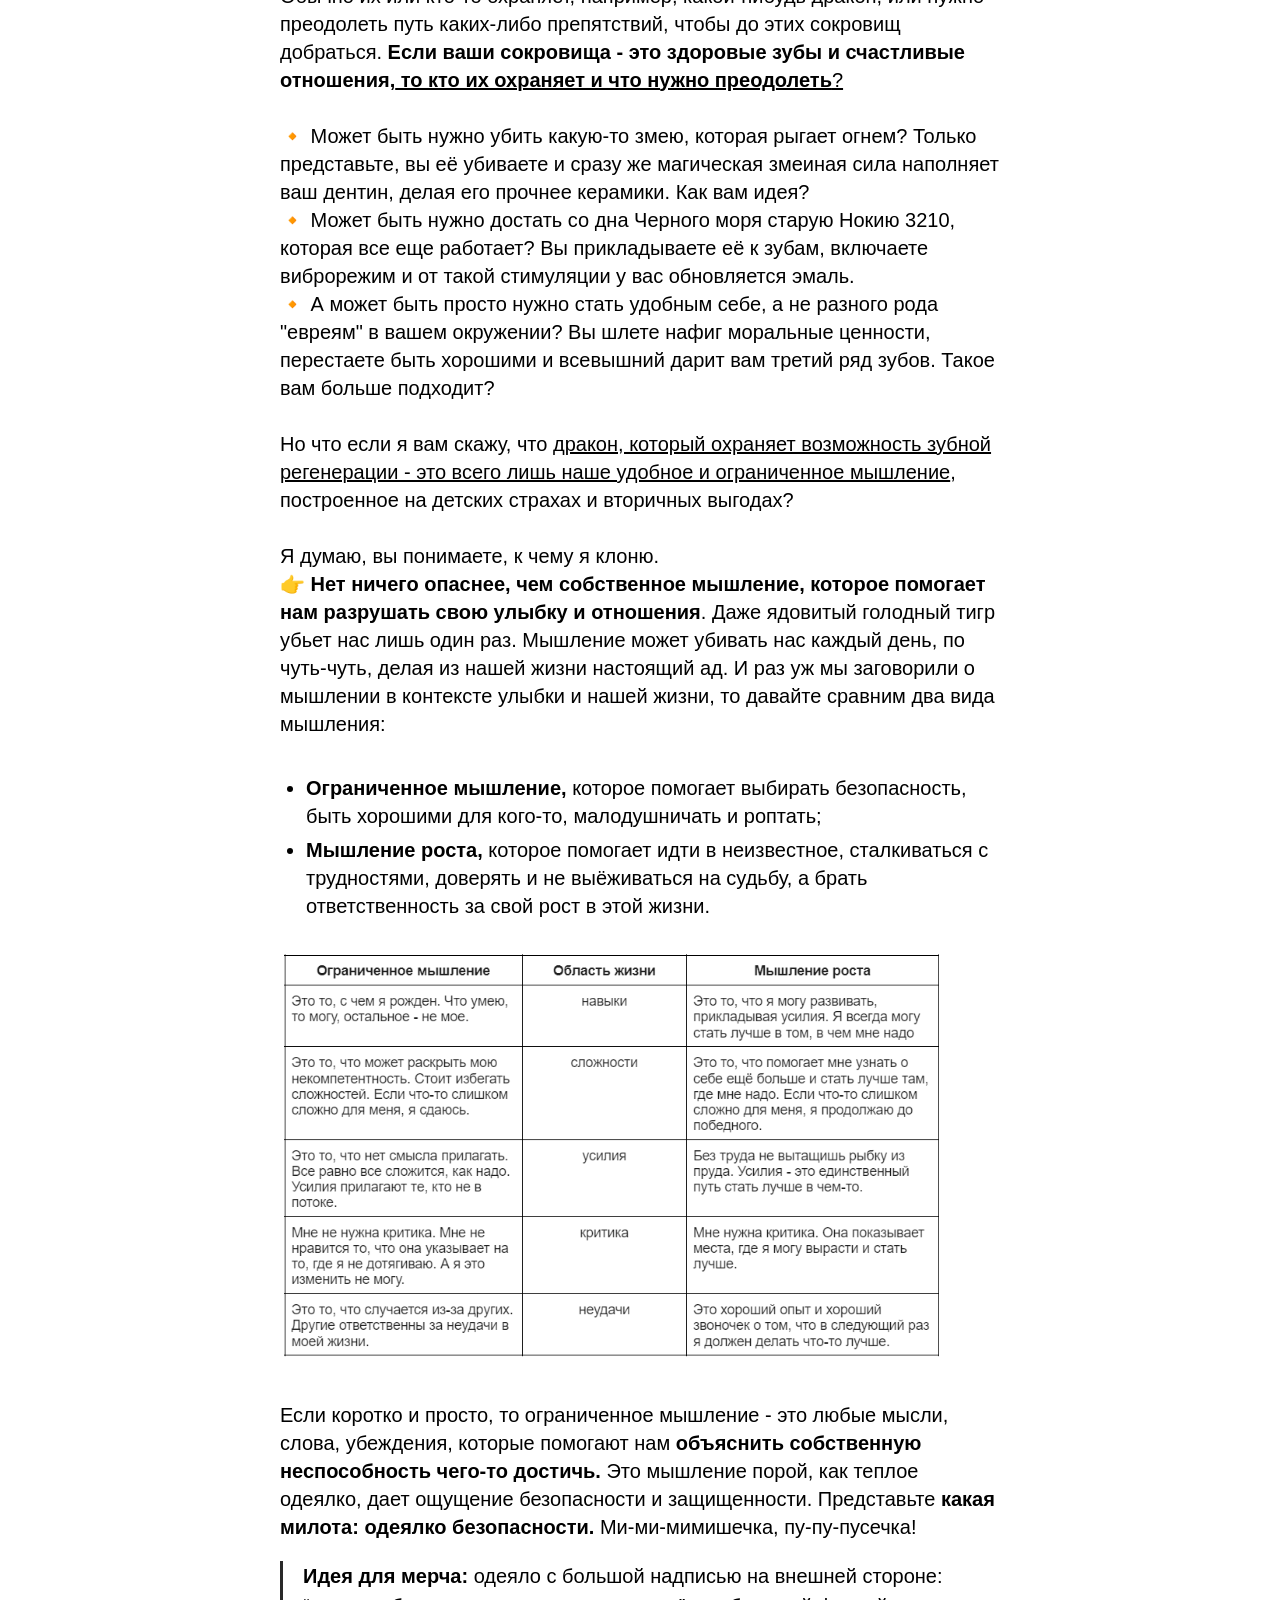
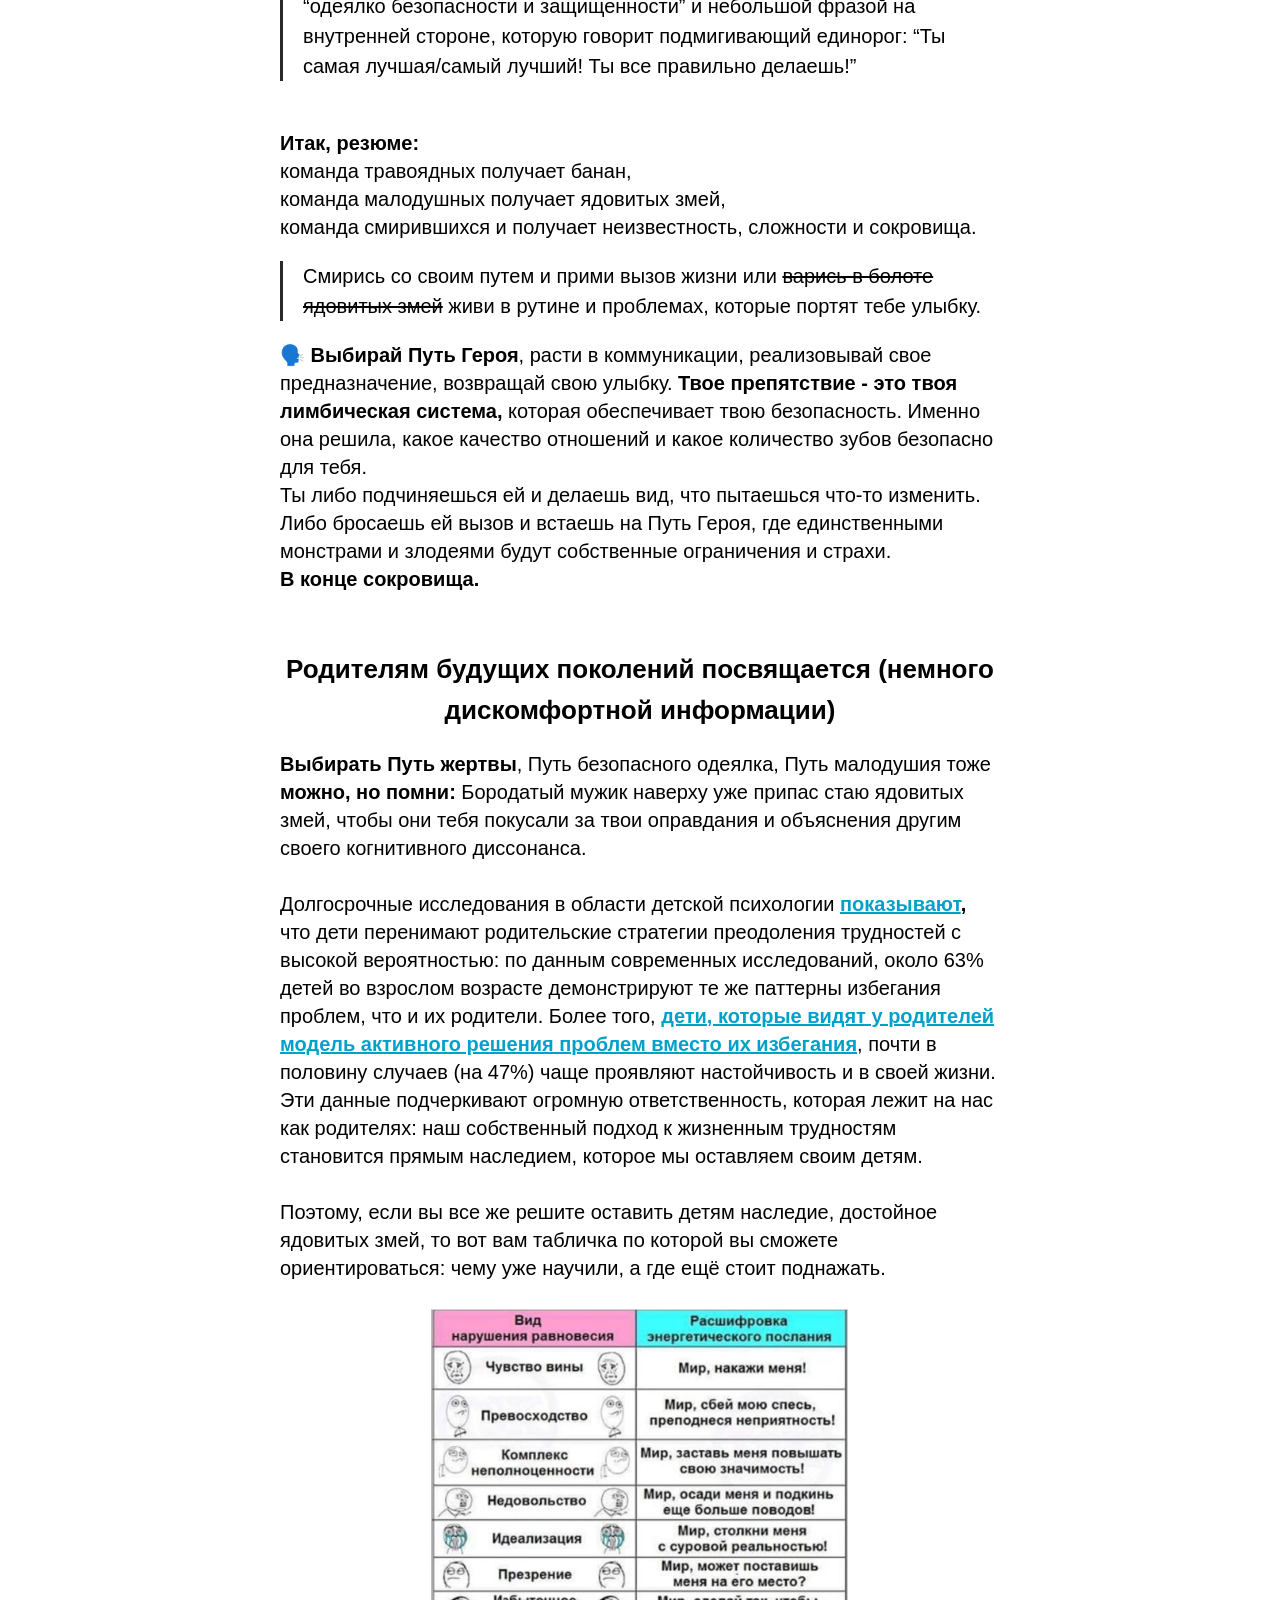
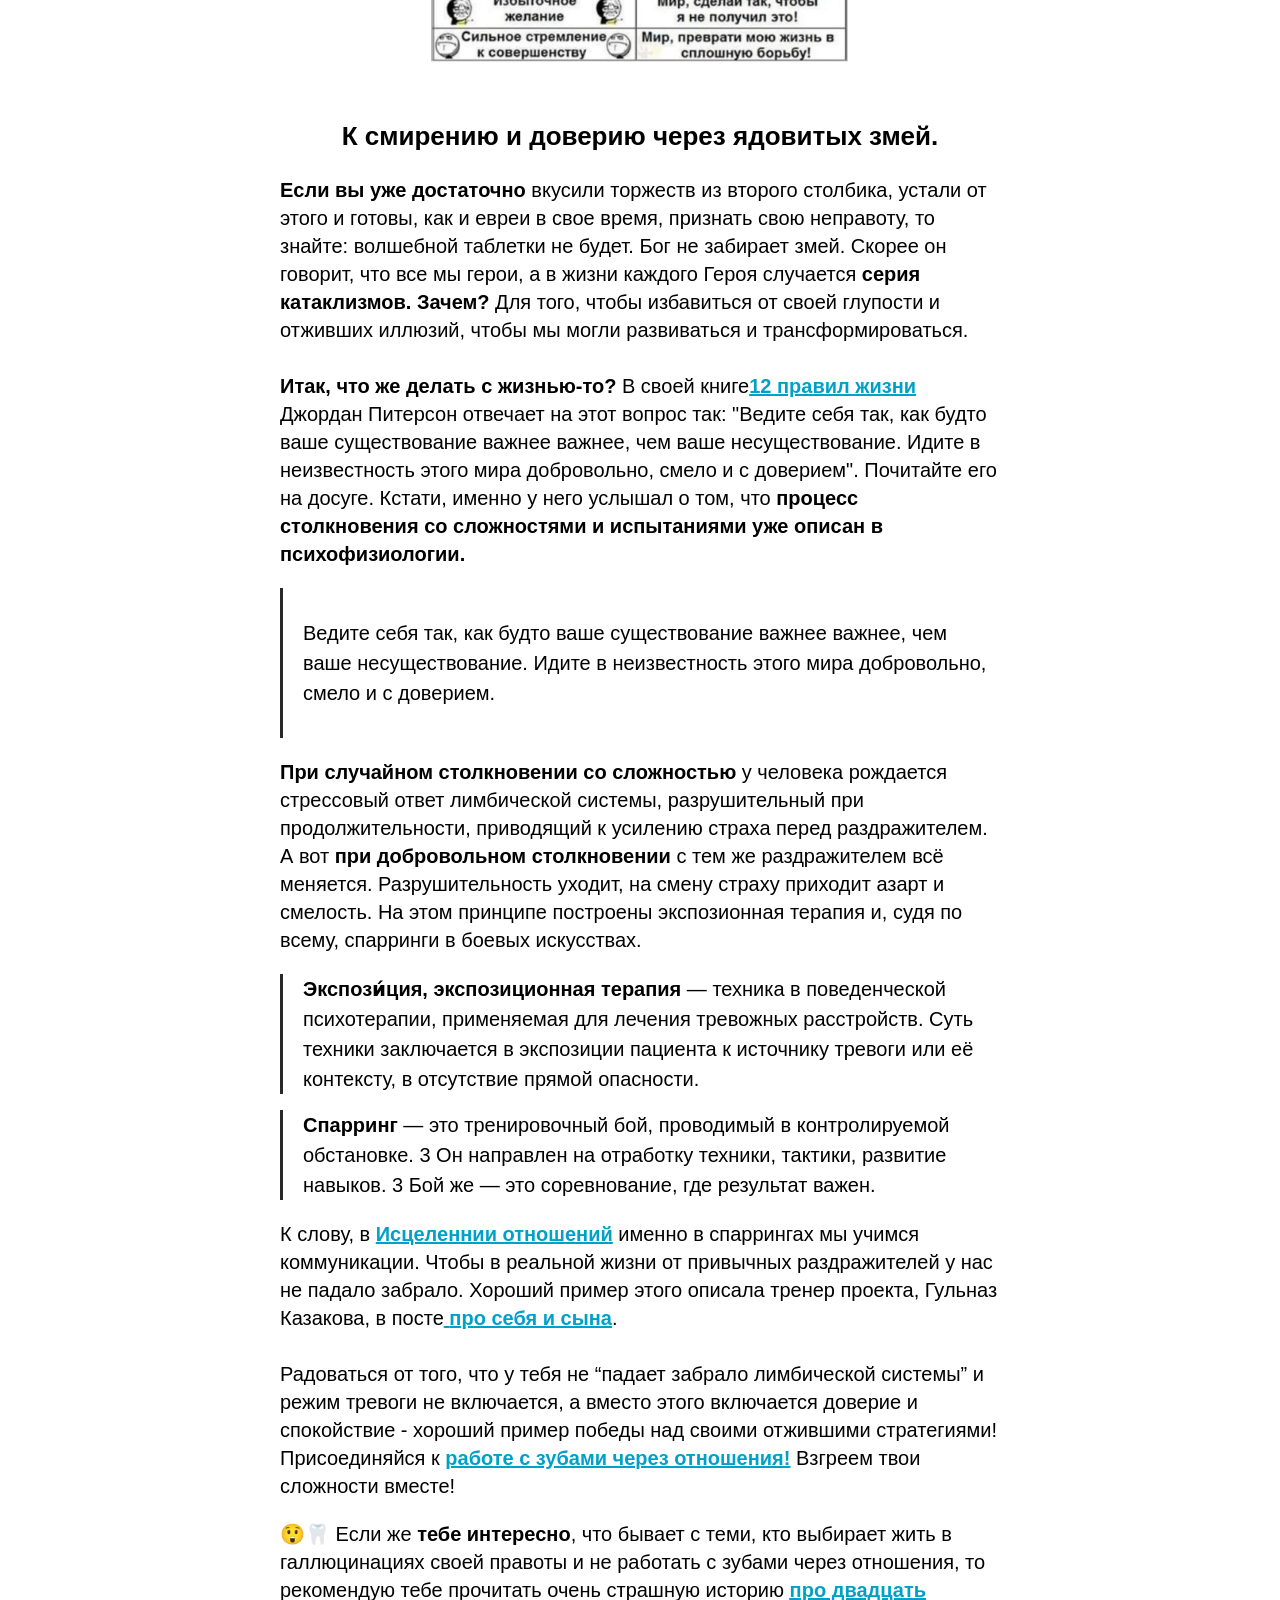
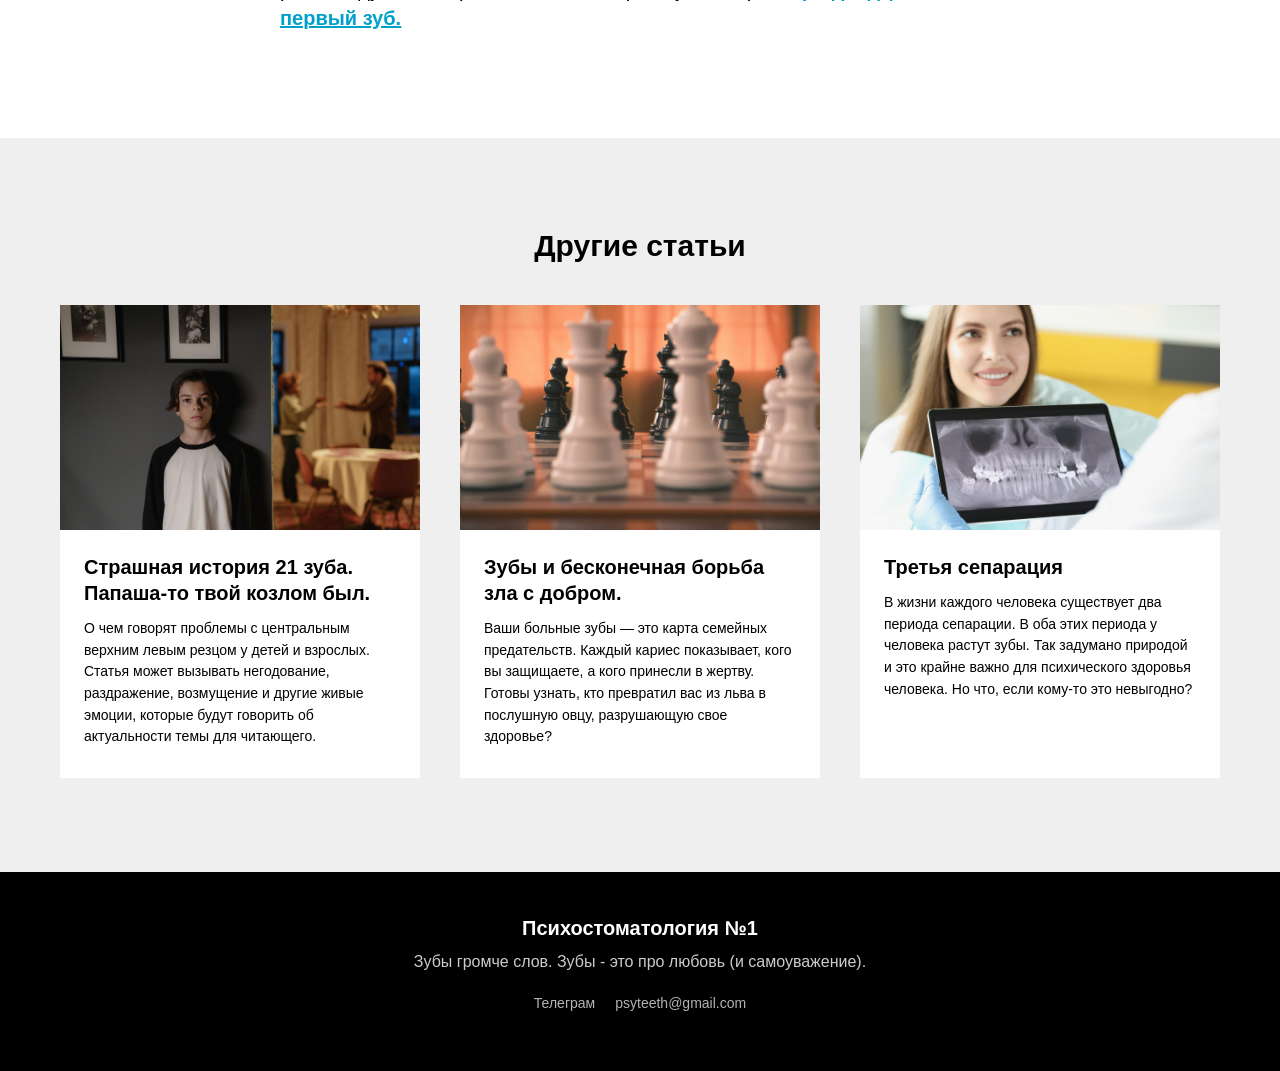
<file: tpost/jg9p8c63y1-ot-malodushiya-k-smireniyu-sokrovischa-i/index.html>
<!DOCTYPE html>
<html lang="ru">
<head>
<meta charset="utf-8">
<meta name="viewport" content="width=device-width, initial-scale=1">
<title>От малодушия к смирению. Сокровища и ядовитые змеи. - Казаков Антон</title>
<meta name="description" content="Бог, змеи и ваши зубы: почему избегание проблем разрушает не только отношения, но и улыбку? Древняя притча о выборе между комфортом и ростом раскрывает, как ваша лимбическая система саботирует счастье. Путь героя или жизнь жертвы – что выберете вы?">
<link rel="canonical" href="https://psyteeth.ru/tpost/jg9p8c63y1-ot-malodushiya-k-smireniyu-sokrovischa-i/">
<meta property="og:type" content="article">
<meta property="og:title" content="От малодушия к смирению. Сокровища и ядовитые змеи.">
<meta property="og:description" content="Бог, змеи и ваши зубы: почему избегание проблем разрушает не только отношения, но и улыбку? Древняя притча о выборе между комфортом и ростом раскрывает, как ваша лимбическая система саботирует счастье. Путь героя или жизнь жертвы – что выберете вы?">
<meta property="og:url" content="https://psyteeth.ru/tpost/jg9p8c63y1-ot-malodushiya-k-smireniyu-sokrovischa-i/">
<meta property="og:image" content="https://psyteeth.ru/assets/img/62353565-image_2025-03-01_205.png">
<meta name="twitter:card" content="summary_large_image">
<link rel="icon" href="../../assets/img/30326538-ttttt.svg" type="image/svg+xml">
<link rel="stylesheet" href="../../assets/css/style.css">
<script type="application/ld+json">{"@context": "https://schema.org", "@type": "BlogPosting", "headline": "От малодушия к смирению. Сокровища и ядовитые змеи.", "description": "Бог, змеи и ваши зубы: почему избегание проблем разрушает не только отношения, но и улыбку? Древняя притча о выборе между комфортом и ростом раскрывает, как ваша лимбическая система саботирует счастье. Путь героя или жизнь жертвы – что выберете вы?", "author": {"@type": "Person", "name": "Казаков Антон"}, "image": "https://psyteeth.ru/assets/img/62353565-image_2025-03-01_205.png", "mainEntityOfPage": "https://psyteeth.ru/tpost/jg9p8c63y1-ot-malodushiya-k-smireniyu-sokrovischa-i/"}</script>
</head>
<body>
<div class="post-bar">
  <a class="back" href="../../#blog" aria-label="Назад к блогу"><svg viewBox="0 0 24 24"><path d="M15 4 7 12l8 8"/></svg></a>
  <a class="post-bar__title" href="../../">Психостоматология</a>
</div>
<article class="post" itemscope itemtype="https://schema.org/BlogPosting">
  <h1 class="post__title" itemprop="headline">От малодушия к смирению. Сокровища и ядовитые змеи.</h1>
  <img class="post__cover" src="../../assets/img/62353565-image_2025-03-01_205.png" alt="От малодушия к смирению. Сокровища и ядовитые змеи.">
  <div class="post__body" itemprop="articleBody">
<div class="t-redactor__text"><em>Местами излишне категоричный тон и резкие оценочные суждения могут вызвать защитную реакцию у некоторых читателей в виде дискомфорта или желания защитить свою позицию. </em></div><figure>
<img src="../../assets/img/62353565-image_2025-03-01_205.png" alt="От малодушия к смирению. Сокровища и ядовитые змеи." loading="lazy">
</figure><div class="t-redactor__text"><p style="text-align: center;"><strong>Притча с глубоким психологическим смыслом</strong></p></div><div class="t-redactor__text">Недавно услышал классную историю. <br /><br /><strong>Давным давно </strong>жили-были евреи и Моисей. И был у них своего рода пеший поход. Очень долгий поход без комфорта и развлечений. И как-то так произошло, что в какой-то момент наскучил этот поход евреям, начали они матодушничать и роптать на Бога. Типа, ну когда уже все это закончится, че-то тут все не так, как обещали в турагентстве.<br /><br />Посмотрел Бог<strong> </strong>на евреев и <strong>послал им ядовитых змей.</strong> Змеи кусали евреев - евреи умирали. Поумирав от укусов змей какое-то время, евреи попросили Моисея передать Богу, что они были неправы, раскаиваются и просят Бога убрать ядовитых змей.<br /><br />Посмотрел Бог на евреев и решил не убирать змей. Но сказал соорудить им медного змея и смотреть на него тем, кого змея покусает. Когда людей кусали, и они смотрели на медного змея, Господь спасал их. Так он помог людям <strong>смириться и довериться</strong> Ему.<br /><br />🤔 Услышав эту историю, я представил Бога. Бородатый мужик в трениках, который сидит с утра на своей небесной кухне с панорамным видом и размышляет о том, что же будет лучше для евреев:<br /><br /><ul><li>защитить/спрятать их от опасности и сделать их жизнь легче, как они просят;</li><li>дать им возможность сталкиваться лицом к лицу с опасностью и сделать их сильнее, чего они вроде бы не просили.</li></ul><br />Эту история прозвучала в <strong><u><a href="https://podcasts.apple.com/ru/podcast/the-jordan-b-peterson-podcast/id1184022695?i=1000673908090">подкасте психолога Джордана Питерсона</a></u>.</strong> В контексте этой истории, он поднял вопрос о том: <strong>чему мы хотим научить своих детей?</strong> Какой пример ходим им показать? Защищать ли их, прятать ли их от опасностей этой жизни, если они просят? Или учить их сталкиваться с задачами этого мира, даже если они не просили?<br /><br /><strong>Я же расширю эту историю</strong> до того, <u>чему мы хотим научить своих родителей и всех остальных, кто посягает на нашу улыбку</u> потому, что тупо хочет сделать свою жизнь проще за счет нас, людей с вопросами по зубам. </div><blockquote class="t-redactor__preface"><br /><p style="text-align: center;"><strong>Два подхода</strong></p></blockquote><div class="t-redactor__text">Для меня самым интересным стало то, что в этой истории говорится о двух типах людей. Одни малодушничают и ропщут, вторые практикуют смирение и доверие. При этом переход из первой группы во вторую совершается <u>через столкновение с ядовитыми змеями (опасностями, сложностями)</u> и их принятие, а не через избегание проблем. <br /><strong>Почему </strong>же так важно сталкиваться со сложностями? <br /><strong>Почему</strong> так важно идти на добровольную конфронтацию с жизнью, а не избегать ее? <br /><strong>Почему</strong> нельзя просто спокойно жить, никого не трогать и утопать в дофамине и оргазмах бытия?</div><blockquote class="t-redactor__quote"><strong>Малодушие </strong>— слабость характера, часто выраженная в фобии, мелкой зависти и непроизвольной агрессии.<br /><strong>Роптать </strong>- выражать недовольство, обиду, сетовать.</blockquote><div class="t-redactor__text"><strong>Может быть для того, чтобы быть смелее и приспособленнее к жизни? </strong>А может и для чего-то ещё. Например, вы знали, что если вы решите<a href="https://t.me/psy_teeth/22637"> </a><strong><a href="https://t.me/psy_teeth/22637">приложить усилие</a></strong>, чтобы получить печеньку, то она будет вкуснее, чем если вам дадут ее просто так? Оказывается, что в процессе приложенных усилий к получению чего-либо мы получаем гораздо больше, чем только результат.<br /><br /><strong>В первую очередь,</strong> в результате своих действий <strong><u>мы получаем то, кем мы становимя</u>.</strong> Например, возьмем спортзал. Ученые пришли к выводу, что ходящие в качалку становятся уверенными в себе не столько из-за того, что у них тело становится более подтянутым и рельефным, сколько из-за того, что они регулярно ходят в спортзал как таковой.<br /><br />Во вторых,<strong> мы получаем больше дофамина. </strong>Психологические исследования неоднократно подтверждают интересный феномен: мы больше ценим то, что получаем через собственные усилия. В классическом эксперименте, названном «<strong><a href="https://ru.wikipedia.org/wiki/Эффект_IKEA">эффект ИКЕА</a></strong>», участники, которые сами собирали простую мебель, оценивали ее значительно выше, чем идентичные уже собранные предметы. Аналогично, в исследовании <strong><a href="https://www.researchgate.net/publication/259137005_I_cooked_it_myself_Preparing_food_increases_liking_and_consumption">о пищевых предпочтениях</a></strong>, было показано, что люди находят еду вкуснее, если принимали участие в ее приготовлении.<br /><br /><strong>Нейробиологически это объясняется </strong>особенностями работы дофаминовой системы. При усилии, направленном на достижение цели, активируется не только система вознаграждения при получении результата, но и дополнительные нервные цепи, связанные с чувством агентности и самоэффективности. Как показали <strong><a href="https://europepmc.org/backend/ptpmcrender.fcgi?accid=PMC3391581&amp;blobtype=pdf">исследования </a></strong>с использованием функциональной МРТ, мозг выделяет больше дофамина не просто при получении награды, а при <strong>получении награды, которую человек заработал сам.</strong></div><blockquote class="t-redactor__quote">В контексте описанной выше библейской истории и современной психологии это означает, что<strong> <u>не избавление от трудностей, а то, кем мы становитмся в процессе преодоления трудностей</u></strong><u>, </u><strong><u>становится ключевым элементом личностного роста.</u></strong> </blockquote><div class="t-redactor__text">В известном мономифе Джозефа Кемпбелла также говорится про два типа людей, но в контексте ответа на мистический зов. Этот зов<a href="https://www.youtube.com/watch?v=kpdN8MYjsE8"> </a><strong><a href="https://www.youtube.com/watch?v=kpdN8MYjsE8">время от времени приходит к каждому из нас</a></strong> и предполагает столкновение с трудностями и испытаниями, в которых мы не очень компетентны. Одни доверяются пришедшему зову, оставляют безопасность и отправляются непонятно куда и непонятно зачем. Другие выбирают оставаться в известной безопасности и отказываются следовать за порывами своей души. <br /><br />Думаю, вы догадались, кто из них будет роптать и малодушничать, а кто будет в смирении и доверии идти свой путь и сталкиваться с неизвестными трудностями.<br /><br /></div><blockquote class="t-redactor__preface"><p style="text-align: center;"><strong>Откуда берется улыбка.</strong></p></blockquote><div class="t-redactor__text">Кстати, вы замечали, что наш мир не настолько полон радужных единорогов и бесконечных полей с цветами, родниками и бутербродами для перекуса. Каким-то образом в нем есть сложности. Они повсюду, они в любой коммуникации, где мы что-то хотим или нам что-то надо. Эти <strong>сложности очень легко могут подпортить любую улыбку. Но могут также ее и создать.</strong><br /><br />Вы задумывались, почему в сказках сокровища часто не лежат просто так. Обычно их или кто-то охраняет, например, какой-нибудь дракон, или нужно преодолеть путь каких-либо препятствий, чтобы до этих сокровищ добраться. <strong>Если ваши сокровища - это здоровые зубы и счастливые отношения,<u> то кто их охраняет и что нужно преодолеть</u></strong><u>?</u><br /><br />🔸 Может быть нужно убить какую-то змею, которая рыгает огнем? Только представьте, вы её убиваете и сразу же магическая змеиная сила наполняет ваш дентин, делая его прочнее керамики. Как вам идея?<br />🔸 Может быть нужно достать со дна Черного моря старую Нокию 3210, которая все еще работает? Вы прикладываете её к зубам, включаете виброрежим и от такой стимуляции у вас обновляется эмаль.<br />🔸 А может быть просто нужно стать удобным себе, а не разного рода "евреям" в вашем окружении? Вы шлете нафиг моральные ценности, перестаете быть хорошими и всевышний дарит вам третий ряд зубов. Такое вам больше подходит?<br /><br />Но что если я вам скажу, что <u>дракон, который охраняет возможность зубной регенерации - это всего лишь наше удобное и ограниченное мышление</u>, построенное на детских страхах и вторичных выгодах?<br /><br />Я думаю, вы понимаете, к чему я клоню.<strong> </strong><br /><strong>👉 Нет ничего опаснее, чем собственное мышление, которое помогает нам разрушать свою улыбку и отношения</strong>. Даже ядовитый голодный тигр убьет нас лишь один раз. Мышление может убивать нас каждый день, по чуть-чуть, делая из нашей жизни настоящий ад. И раз уж мы заговорили о мышлении в контексте улыбки и нашей жизни, то давайте сравним два вида мышления:<br /><br /><ul><li><strong>Ограниченное мышление, </strong>которое помогает выбирать безопасность, быть хорошими для кого-то, малодушничать и роптать;</li><li><strong>Мышление роста, </strong>которое помогает идти в неизвестное, сталкиваться с трудностями, доверять и не выёживаться на судьбу, а брать ответственность за свой рост в этой жизни.</li></ul></div><figure>
<img src="../../assets/img/36656236-image_2025-02-25_155.png"  style=" width: 92.11%;  height: 56.35%; "  >
</figure><div class="t-redactor__text"><br />Если коротко и просто, то ограниченное мышление - это любые мысли, слова, убеждения, которые помогают нам <strong>объяснить собственную неспособность чего-то достичь.</strong> Это мышление порой, как теплое одеялко, дает ощущение безопасности и защищенности. Представьте <strong>какая милота:</strong> <strong>одеялко безопасности.</strong> Ми-ми-мимишечка, пу-пу-пусечка!</div><blockquote class="t-redactor__quote"><strong>Идея для мерча:</strong> одеяло с большой надписью на внешней стороне: “одеялко безопасности и защищенности” и небольшой фразой на внутренней стороне, которую говорит подмигивающий единорог: “Ты самая лучшая/самый лучший! Ты все правильно делаешь!”</blockquote><div class="t-redactor__text"><br /><strong>Итак, резюме:</strong><br />команда травоядных получает банан,<br />команда малодушных получает ядовитых змей,<br />команда смирившихся и получает неизвестность, сложности и сокровища.</div><blockquote class="t-redactor__quote">Смирись со своим путем и прими вызов жизни или <span style="text-decoration: line-through;">варись в болоте ядовитых змей</span> живи в рутине и проблемах, которые портят тебе улыбку.</blockquote><div class="t-redactor__text"><strong>🗣 Выбирай Путь Героя</strong>, расти в коммуникации, реализовывай свое предназначение, возвращай свою улыбку. <strong>Твое препятствие - это твоя лимбическая система,</strong> которая обеспечивает твою безопасность. Именно она решила, какое качество отношений и какое количество зубов безопасно для тебя. <br />Ты либо подчиняешься ей и делаешь вид, что пытаешься что-то изменить. <br />Либо бросаешь ей вызов и встаешь на Путь Героя, где единственными монстрами и злодеями будут собственные ограничения и страхи.<br /><strong>В конце сокровища.</strong></div><blockquote class="t-redactor__preface"><br /><p style="text-align: center;"><strong>Родителям будущих поколений посвящается (немного дискомфортной информации)</strong></p></blockquote><div class="t-redactor__text"><strong>Выбирать Путь жертвы</strong>, Путь безопасного одеялка, Путь малодушия тоже <strong>можно, но помни:</strong> Бородатый мужик наверху уже припас стаю ядовитых змей, чтобы они тебя покусали за твои оправдания и объяснения другим своего когнитивного диссонанса. <br /><br />Долгосрочные исследования в области детской психологии <strong><a href="https://www.cambridge.org/core/services/aop-cambridge-core/content/view/804AEF38E7C1C0615634966CE8E84C06/S0954579410000222a.pdf/div-class-title-developmental-cascades-div.pdf">показывают</a>,</strong> что дети перенимают родительские стратегии преодоления трудностей с высокой вероятностью: по данным современных исследований, около 63% детей во взрослом возрасте демонстрируют те же паттерны избегания проблем, что и их родители. Более того, <strong><a href="https://www.researchgate.net/publication/12487276_Parenting_styles_and_adolescents%27_achievement_strategies">дети, которые видят у родителей модель активного решения проблем вместо их избегания</a></strong>, почти в половину случаев (на 47%) чаще проявляют настойчивость и в своей жизни. Эти данные подчеркивают огромную ответственность, которая лежит на нас как родителях: наш собственный подход к жизненным трудностям становится прямым наследием, которое мы оставляем своим детям.<br /><br />Поэтому, если вы все же решите оставить детям наследие, достойное ядовитых змей, то вот вам табличка по которой вы сможете ориентироваться: чему уже научили, а где ещё стоит поднажать.</div><figure>
<img src="../../assets/img/37646334-image_2025-02-25_161.png"  style=" margin: 0 auto;  width: 58.55%;  height: 49.68%; "  >
</figure><blockquote class="t-redactor__preface"><br /><p style="text-align: center;"><strong>К смирению и доверию через ядовитых змей.</strong></p></blockquote><div class="t-redactor__text"><strong>Если вы уже достаточно</strong> вкусили торжеств из второго столбика, устали от этого и готовы, как и евреи в свое время, признать свою неправоту, то знайте: волшебной таблетки не будет. Бог не забирает змей. Скорее он говорит, что все мы герои, а в жизни каждого Героя случается <strong>серия катаклизмов. Зачем?</strong> Для того, чтобы избавиться от своей глупости и отживших иллюзий, чтобы мы могли развиваться и трансформироваться.<br /><br /><strong>Итак, что же делать с жизнью-то?</strong> В своей книге<strong><a href="https://ru.wikipedia.org/wiki/12_правил_жизни:_противоядие_от_хаоса">12 правил жизни</a></strong> Джордан Питерсон отвечает на этот вопрос так: "Ведите себя так, как будто ваше существование важнее важнее, чем ваше несуществование. Идите в неизвестность этого мира добровольно, смело и с доверием". Почитайте его на досуге. Кстати, именно у него услышал о том, что<strong> процесс столкновения со сложностями и испытаниями уже описан в психофизиологии.</strong></div><blockquote class="t-redactor__quote"><br />Ведите себя так, как будто ваше существование важнее важнее, чем ваше несуществование. Идите в неизвестность этого мира добровольно, смело и с доверием.<br /><br /></blockquote><div class="t-redactor__text"><strong>При случайном столкновении со сложностью</strong> у человека рождается стрессовый ответ лимбической системы, разрушительный при продолжительности, приводящий к усилению страха перед раздражителем. А вот <strong>при добровольном столкновении</strong> с тем же раздражителем всё меняется. Разрушительность уходит, на смену страху приходит азарт и смелость. На этом принципе построены экспозионная терапия и, судя по всему, спарринги в боевых искусствах.</div><blockquote class="t-redactor__quote"><strong>Экспози́ция, экспозиционная терапия</strong> — техника в поведенческой психотерапии, применяемая для лечения тревожных расстройств. Суть техники заключается в экспозиции пациента к источнику тревоги или её контексту, в отсутствие прямой опасности.</blockquote><blockquote class="t-redactor__quote"><strong>Спарринг </strong>— это тренировочный бой, проводимый в контролируемой обстановке. 3 Он направлен на отработку техники, тактики, развитие навыков. 3 Бой же — это соревнование, где результат важен.</blockquote><div class="t-redactor__text">К слову, в <strong><a href="https://psyteeth.ru/io">Исцеленнии отношений</a></strong> именно в спаррингах мы учимся коммуникации. Чтобы в реальной жизни от привычных раздражителей у нас не падало забрало. Хороший пример этого описала тренер проекта, Гульназ Казакова, в посте<a href="https://t.me/kazakovaw8/306"> </a><strong><a href="https://t.me/kazakovaw8/306">про себя и сына</a></strong>.<br /><br />Радоваться от того, что у тебя не “падает забрало лимбической системы” и режим тревоги не включается, а вместо этого включается доверие и спокойствие - хороший пример победы над своими отжившими стратегиями! Присоединяйся к <strong><a href="../../tpost/xg83um4a61-rabota-s-zubami-cherez-otnosheniya/">работе с зубами через отношения!</a></strong> Взгреем твои сложности вместе!</div><div class="t-redactor__text">😲🦷 Если же <strong>тебе интересно</strong>, что бывает с теми, кто выбирает жить в галлюцинациях своей правоты и не работать с зубами через отношения, то рекомендую тебе прочитать очень страшную историю <strong><u><a href="../../tpost/9784akp351-strashnaya-istoriya-21-zuba-papasha-to-t/">про двадцать первый зуб.</a></u></strong></div>
  </div>
</article>
<section class="related">
  <div class="container">
    <h2 class="section-title" style="font-size:30px;margin-bottom:40px">Другие статьи</h2>
    <div class="feed"><div class="feed__track">
<a class="card" href="../../tpost/9784akp351-strashnaya-istoriya-21-zuba-papasha-to-t/"><img class="card__img" src="../../assets/img/39356164-pexels-cottonbro-660.jpg" alt="Страшная история 21 зуба. Папаша-то твой козлом был." loading="lazy"><div class="card__body"><h3 class="card__title">Страшная история 21 зуба. Папаша-то твой козлом был.</h3><p class="card__descr">О чем говорят проблемы с центральным верхним левым резцом у детей и взрослых. Статья может вызывать негодование, раздражение, возмущение и другие живые эмоции, которые будут говорить об актуальности темы для читающего.</p></div></a>
<a class="card" href="../../tpost/hick2ydx31-zubi-i-beskonechnaya-borba-zla-s-dobrom/"><img class="card__img" src="../../assets/img/35376361-pexels-seurafrancis9.jpg" alt="Зубы и бесконечная борьба зла с добром." loading="lazy"><div class="card__body"><h3 class="card__title">Зубы и бесконечная борьба зла с добром.</h3><p class="card__descr">Ваши больные зубы — это карта семейных предательств. Каждый кариес показывает, кого вы защищаете, а кого принесли в жертву. Готовы узнать, кто превратил вас из льва в послушную овцу, разрушающую свое здоровье?</p></div></a>
<a class="card" href="../../tpost/separation/"><img class="card__img" src="../../assets/img/38663039-getty-images--Nf8tXG.jpg" alt="Третья сепарация" loading="lazy"><div class="card__body"><h3 class="card__title">Третья сепарация</h3><p class="card__descr">В жизни каждого человека существует два периода сепарации. В оба этих периода у человека растут зубы. Так задумано природой и это крайне важно для психического здоровья человека. Но что, если кому-то это невыгодно?</p></div></a>
    </div></div>
  </div>
</section>
<footer class="footer">
  <div class="footer__title">Психостоматология №1</div>
  <div class="footer__text">Зубы громче слов. Зубы - это про любовь (и самоуважение).</div>
  <div class="footer__links"><a href="https://t.me/psyteeth">Телеграм</a><a href="mailto:psyteeth@gmail.com">psyteeth@gmail.com</a></div>
</footer>
<script src="../../assets/js/main.js" defer></script>
</body>
</html>
</file>
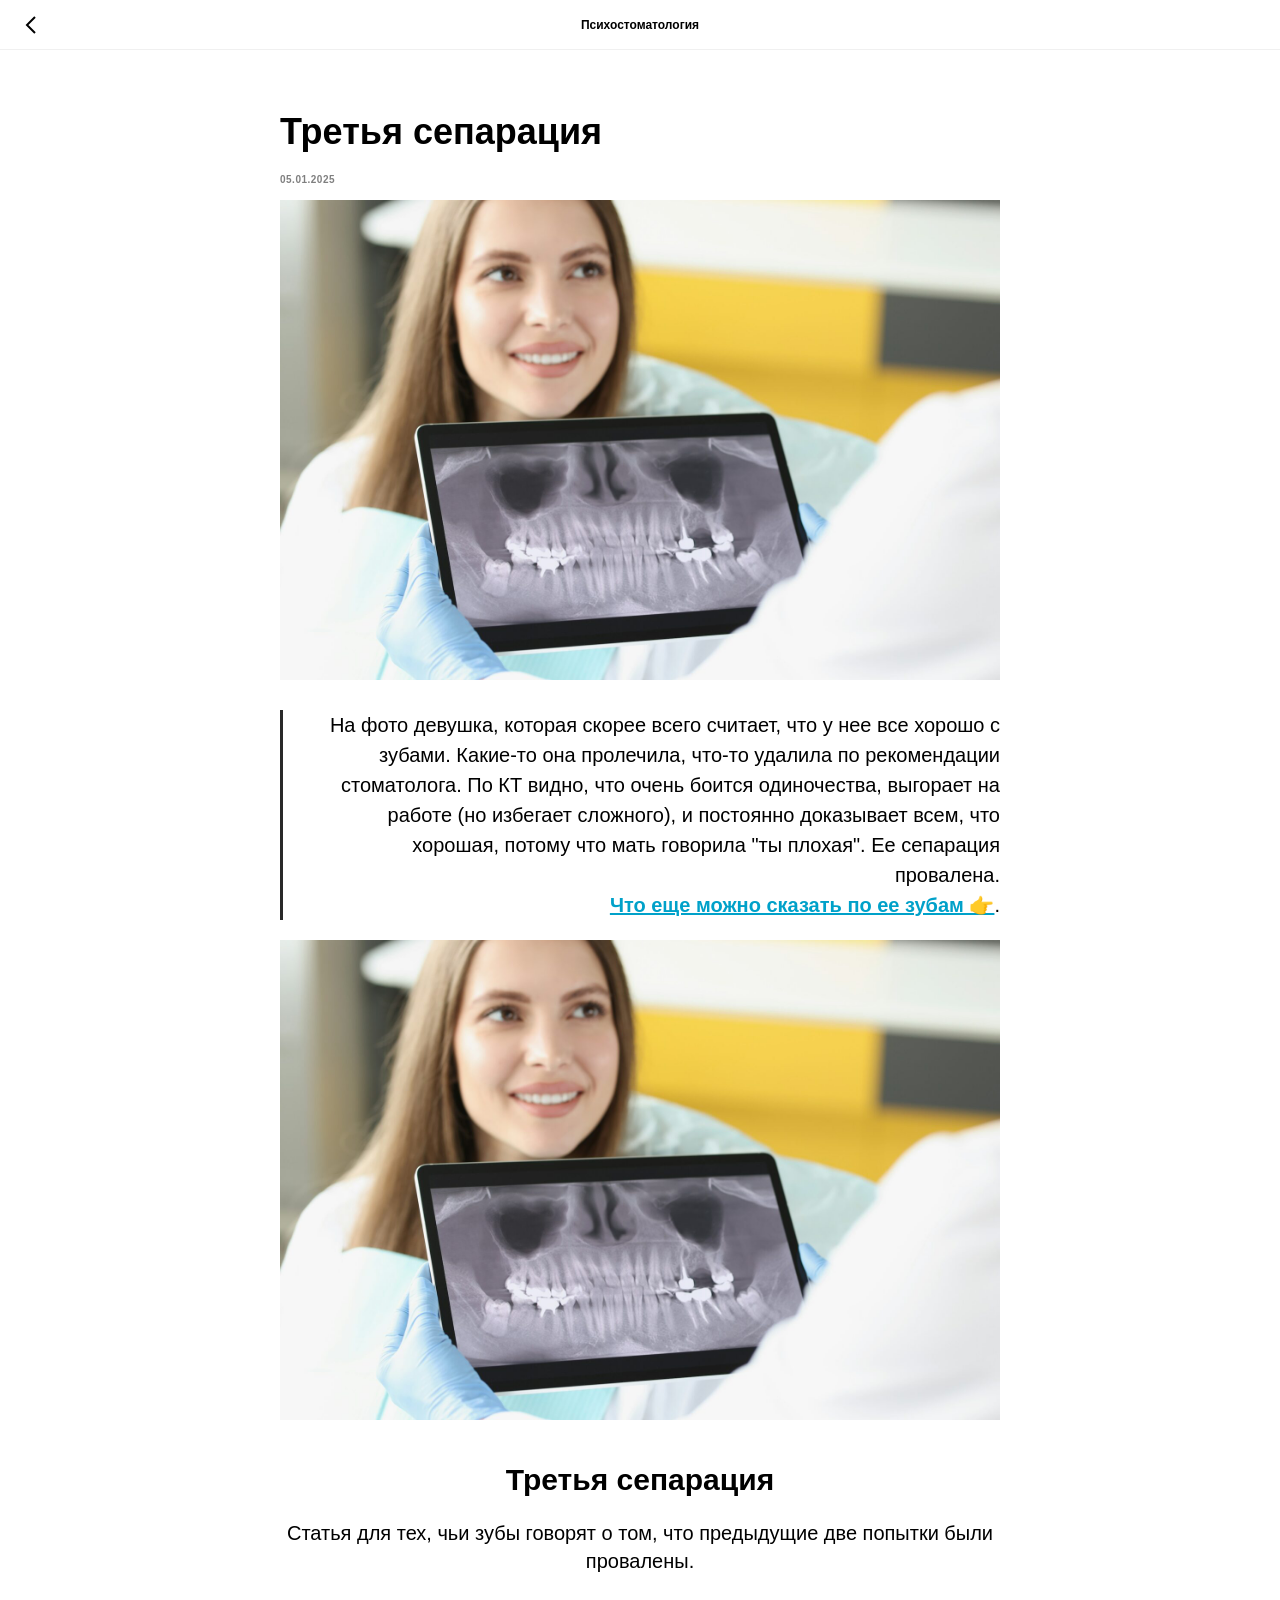
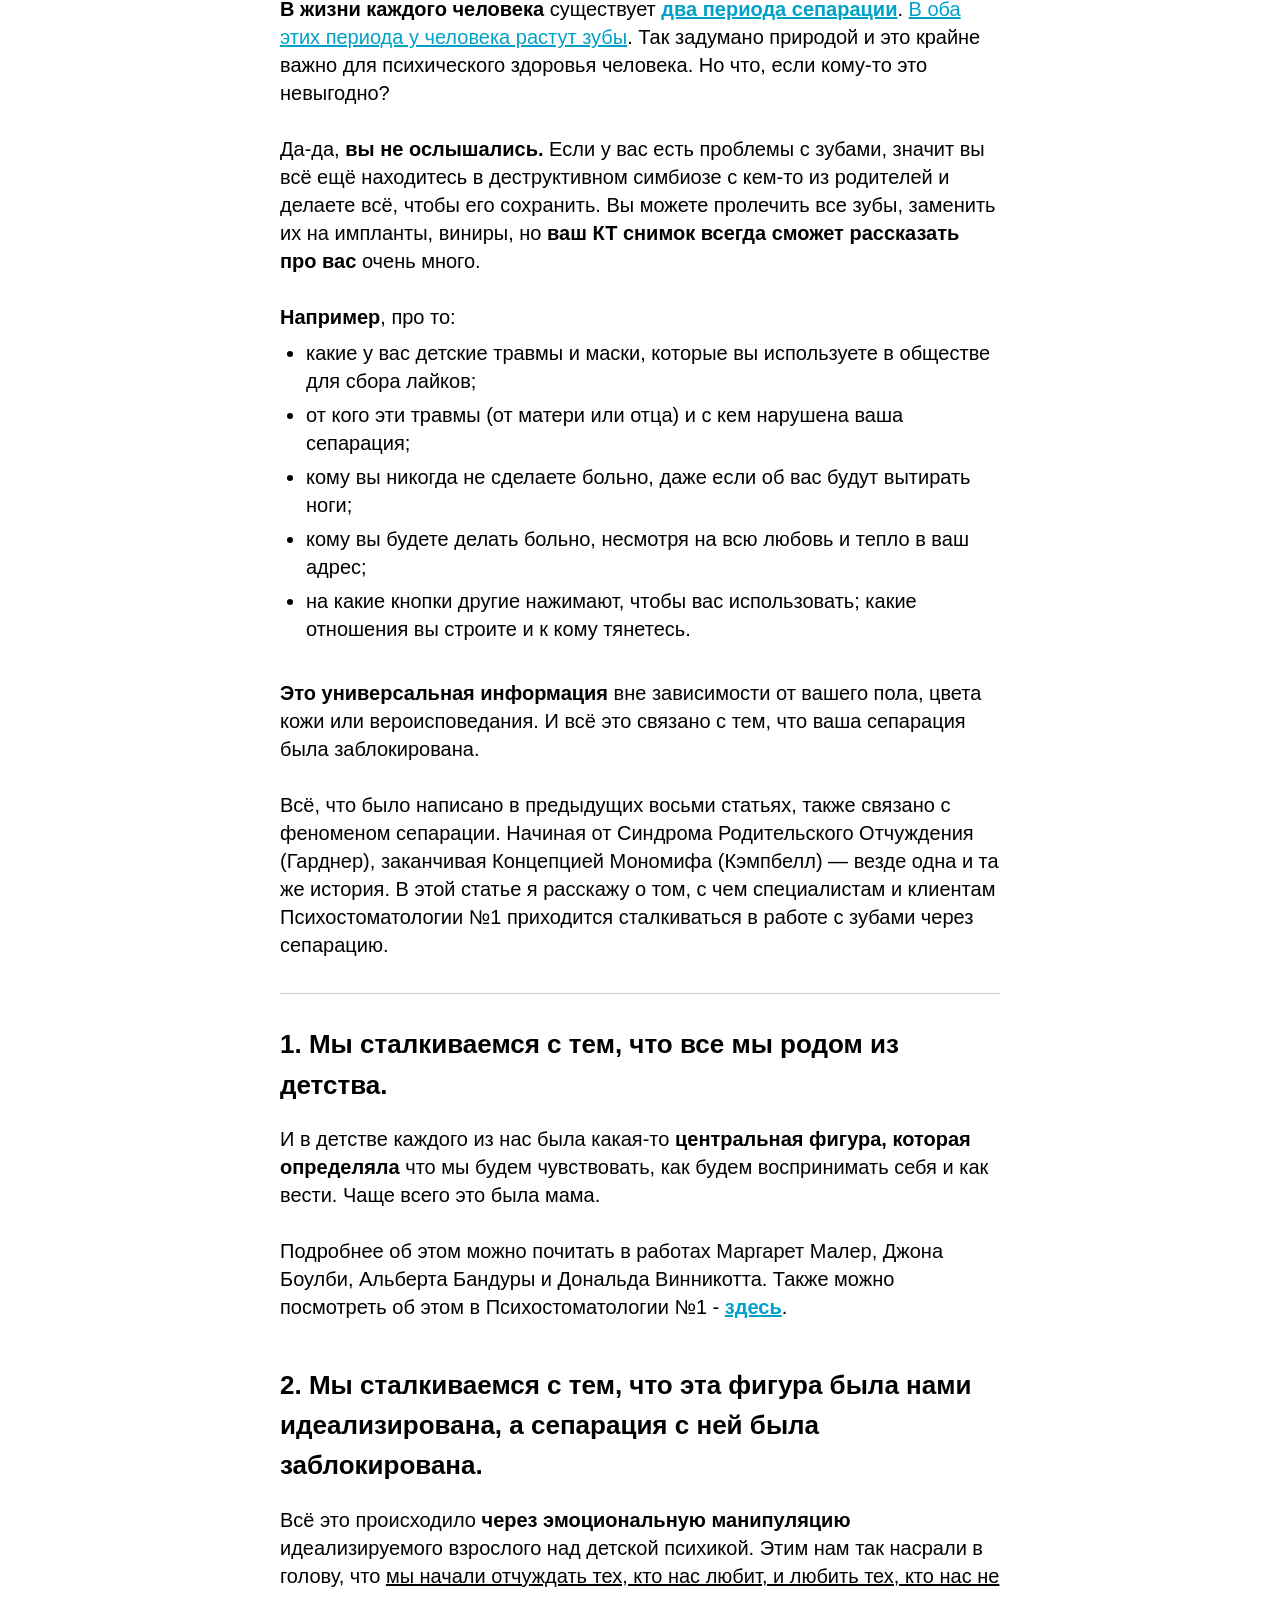
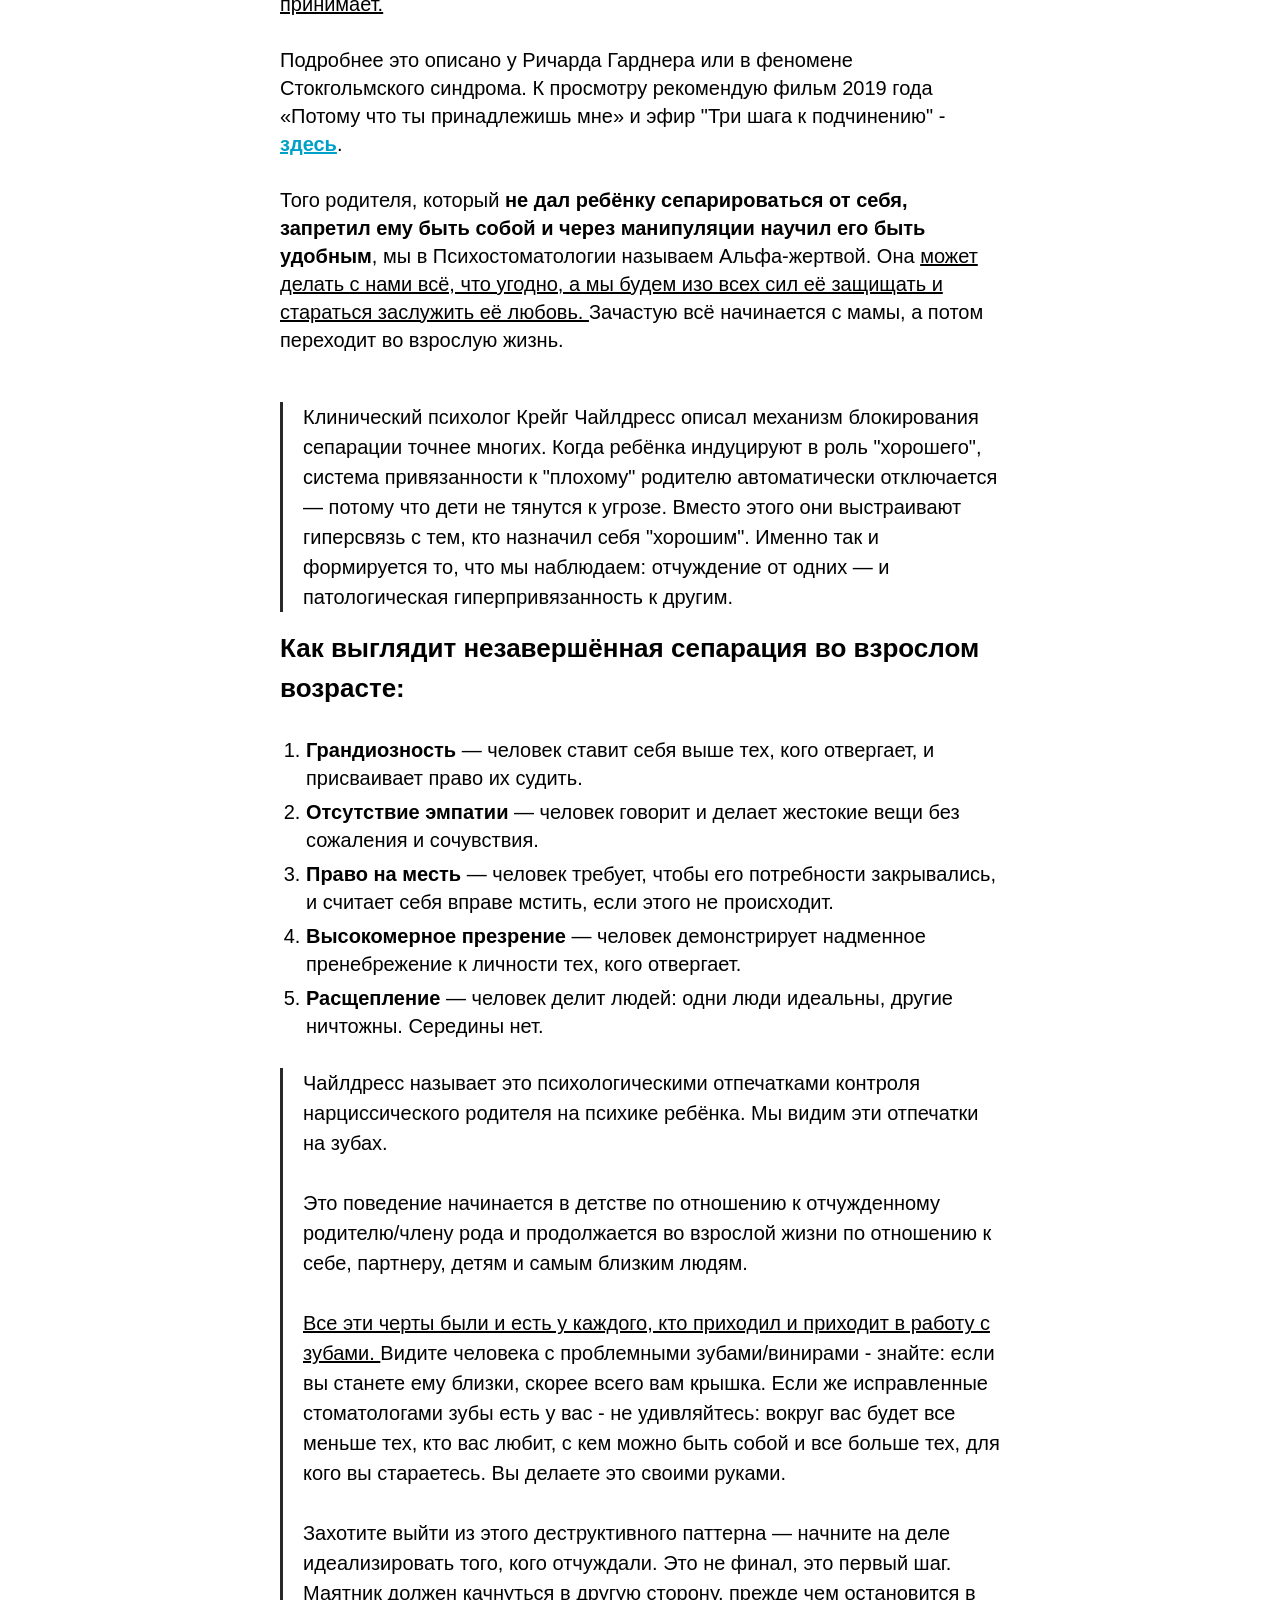
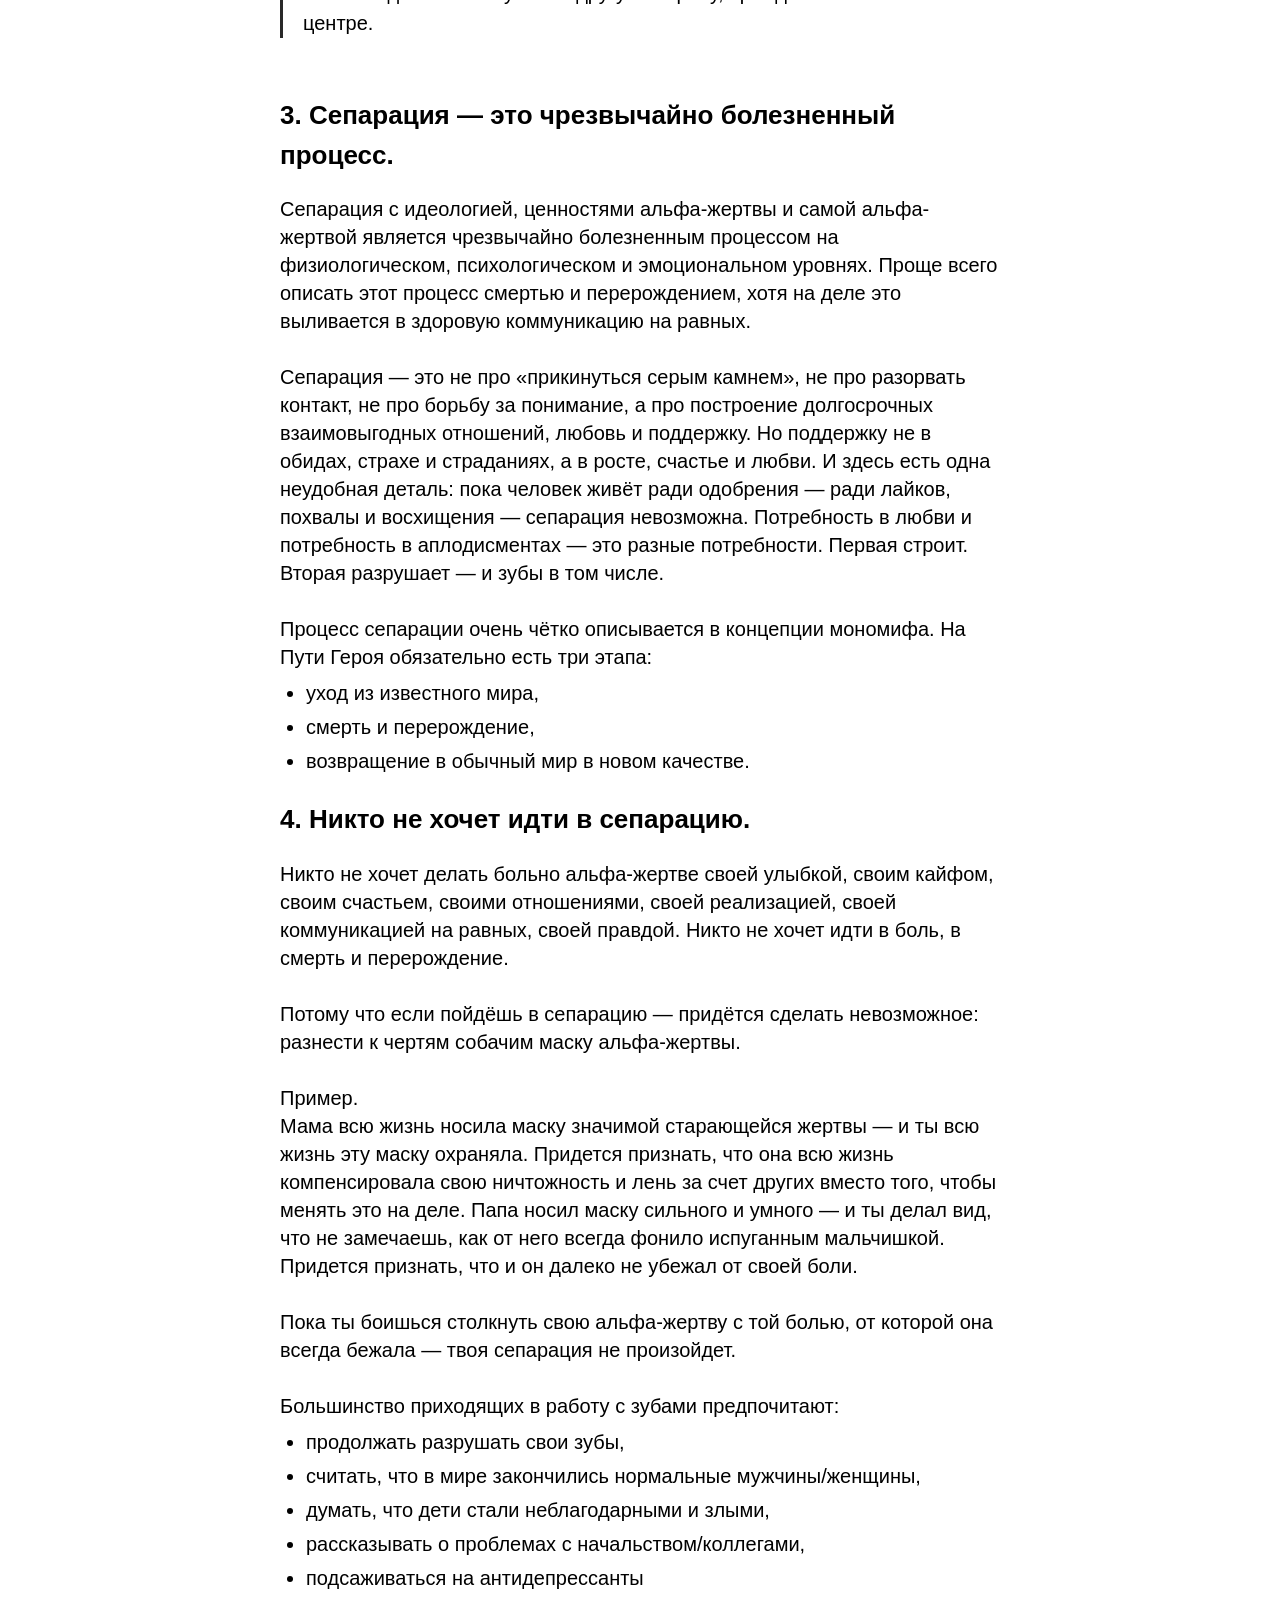
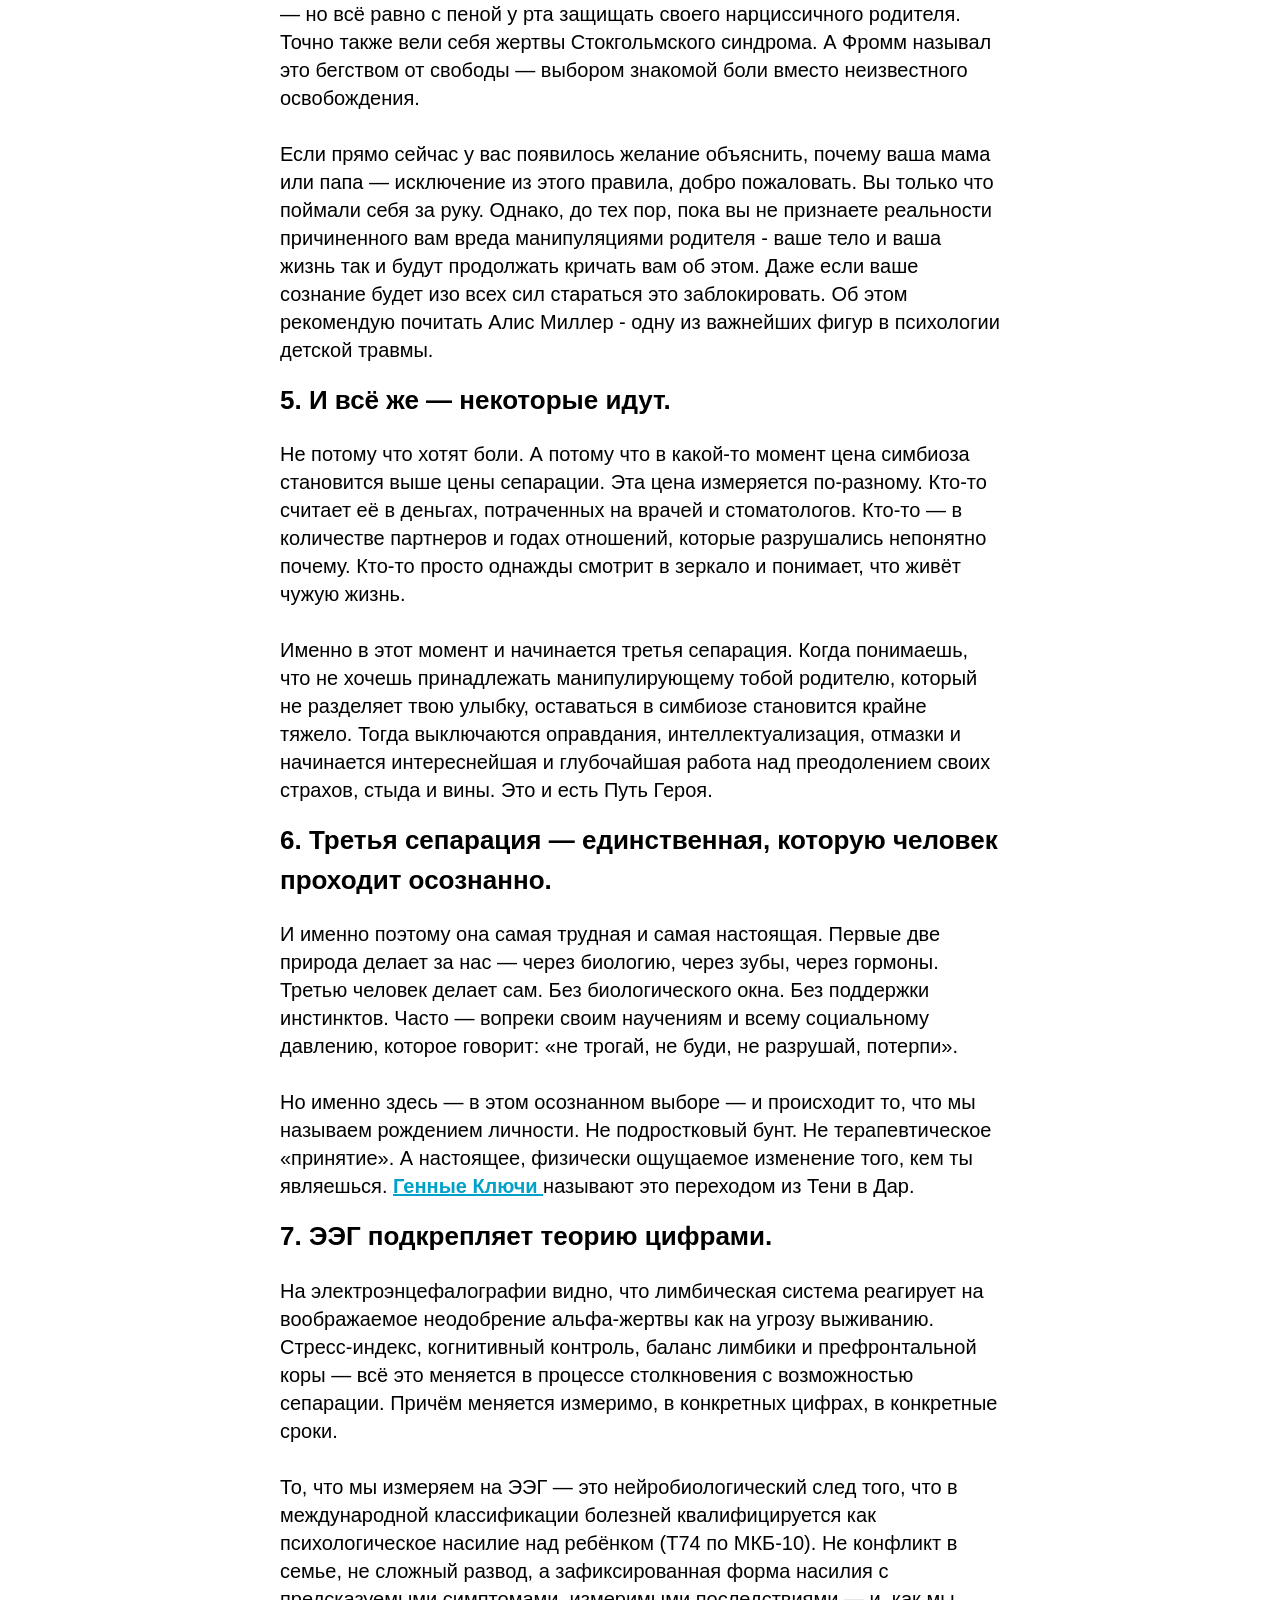
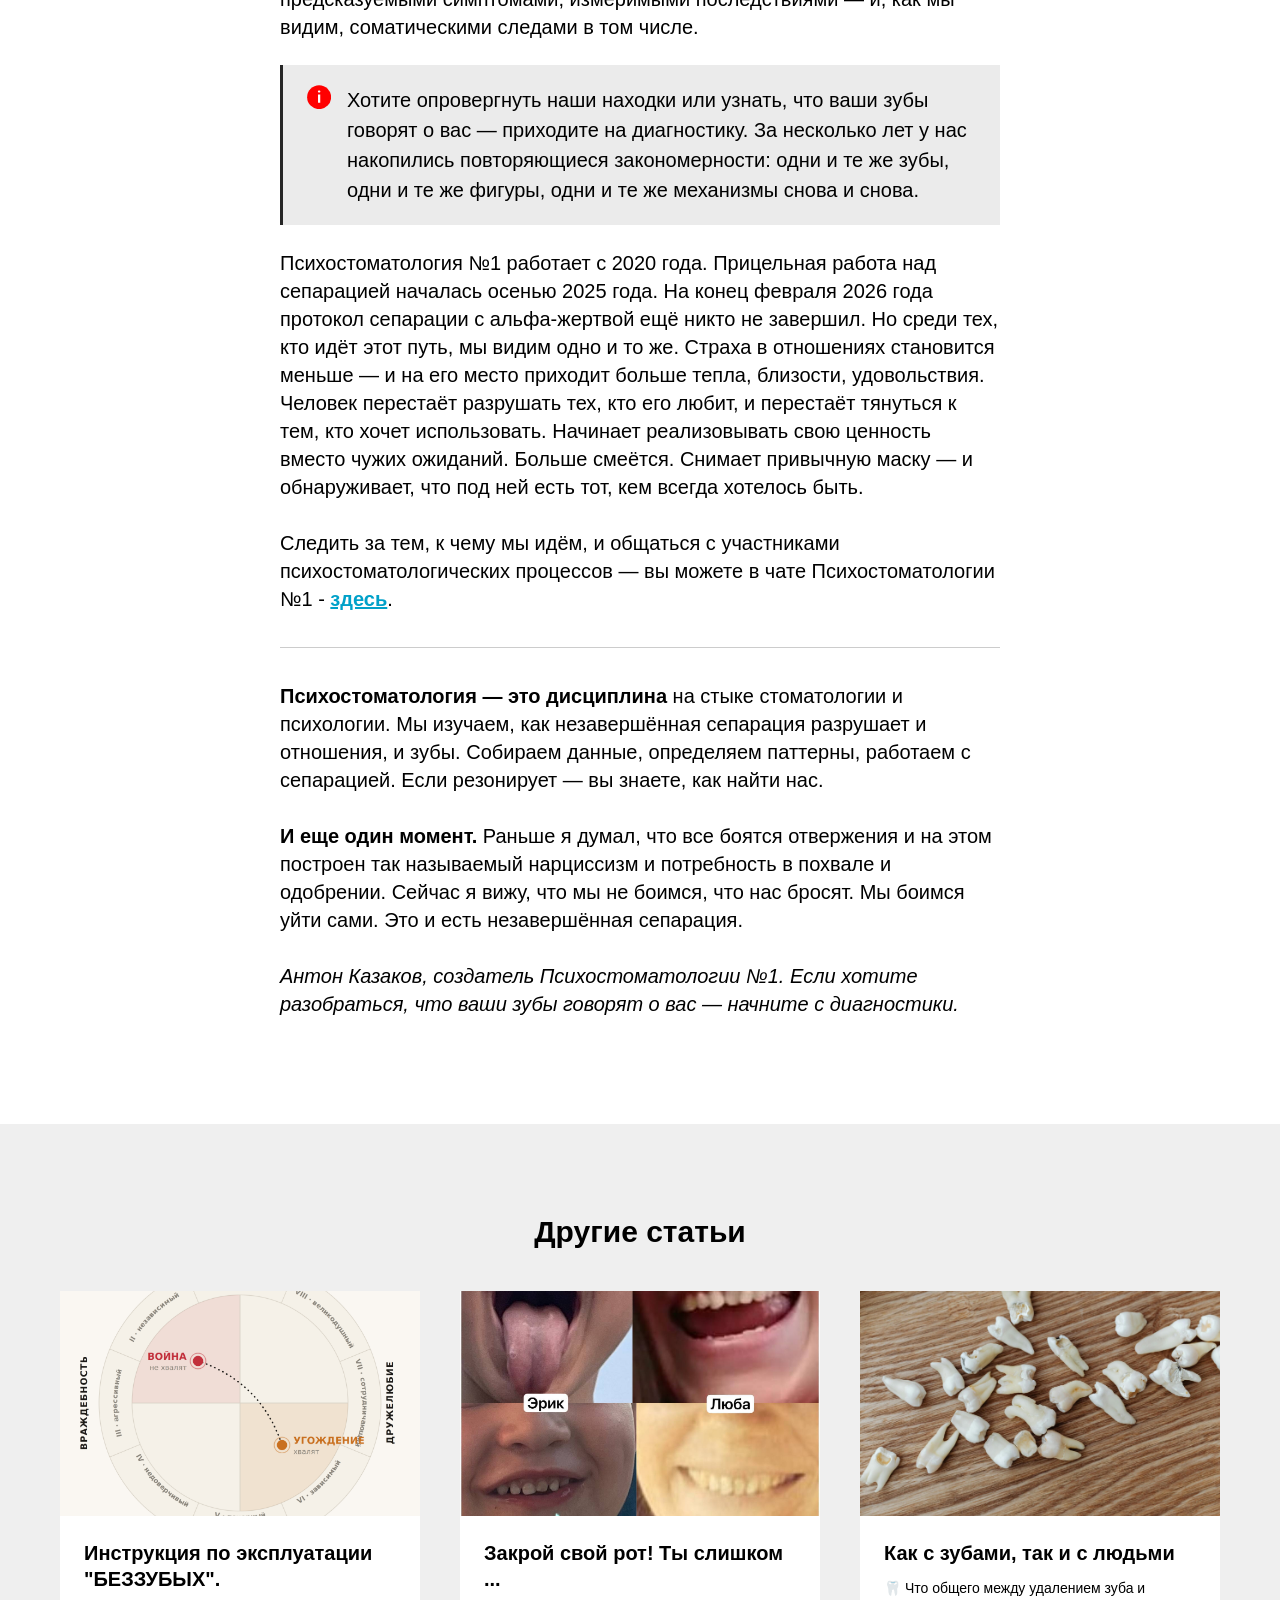
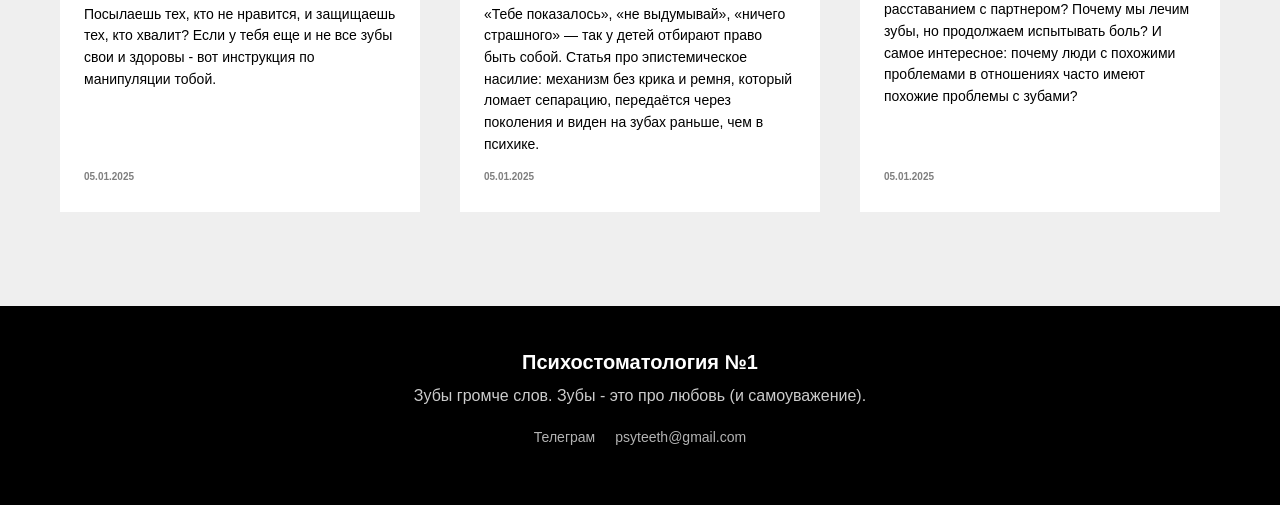
<file: tpost/separation/index.html>
<!DOCTYPE html>
<html lang="ru">
<head>
<meta charset="utf-8">
<meta name="viewport" content="width=device-width, initial-scale=1">
<title>Третья сепарация</title>
<meta name="description" content="В жизни каждого человека существует два периода сепарации. В оба этих периода у человека растут зубы. Так задумано природой и это крайне важно для психического здоровья человека. Но что, если кому-то это невыгодно?">
<link rel="canonical" href="https://psyteeth.ru/tpost/separation/">
<meta property="og:type" content="article">
<meta property="og:title" content="Третья сепарация">
<meta property="og:description" content="В жизни каждого человека существует два периода сепарации. В оба этих периода у человека растут зубы. Так задумано природой и это крайне важно для психического здоровья человека. Но что, если кому-то это невыгодно?">
<meta property="og:url" content="https://psyteeth.ru/tpost/separation/">
<meta property="og:image" content="https://psyteeth.ru/assets/img/38663039-getty-images--Nf8tXG.jpg">
<meta name="twitter:card" content="summary_large_image">
<link rel="icon" href="../../assets/img/30326538-ttttt.svg" type="image/svg+xml">
<link rel="stylesheet" href="../../assets/css/style.css">
<script type="application/ld+json">{"@context": "https://schema.org", "@type": "BlogPosting", "headline": "Третья сепарация", "description": "В жизни каждого человека существует два периода сепарации. В оба этих периода у человека растут зубы. Так задумано природой и это крайне важно для психического здоровья человека. Но что, если кому-то это невыгодно?", "datePublished": "2026-02-23T07:32:09+03:00", "author": {"@type": "Person", "name": "Казаков Антон"}, "image": "https://psyteeth.ru/assets/img/38663039-getty-images--Nf8tXG.jpg", "mainEntityOfPage": "https://psyteeth.ru/tpost/separation/"}</script>
</head>
<body>
<div class="post-bar">
  <a class="back" href="../../#blog" aria-label="Назад к блогу"><svg viewBox="0 0 24 24"><path d="M15 4 7 12l8 8"/></svg></a>
  <a class="post-bar__title" href="../../">Психостоматология</a>
</div>
<article class="post" itemscope itemtype="https://schema.org/BlogPosting">
  <h1 class="post__title" itemprop="headline">Третья сепарация</h1>
  <div class="post__meta"><time datetime="2025-01-05">05.01.2025</time></div>
  <img class="post__cover" src="../../assets/img/38663039-getty-images--Nf8tXG.jpg" alt="Третья сепарация">
  <div class="post__body" itemprop="articleBody">
<blockquote class="t-redactor__quote"><p style="text-align: right;">На фото девушка, которая скорее всего считает, что у нее все хорошо с зубами. Какие-то она пролечила, что-то удалила по рекомендации стоматолога. По КТ видно, что очень боится одиночества, выгорает на работе (но избегает сложного), и постоянно доказывает всем, что хорошая, потому что мать говорила "ты плохая". Ее сепарация провалена. </p><p style="text-align: right;"><strong><a href="https://t.me/psy_teeth_official/609" target="_blank" rel="noreferrer noopener">Что еще можно сказать по ее зубам 👉</a></strong>.</p></blockquote><figure>
<img src="../../assets/img/38663039-getty-images--Nf8tXG.jpg" alt="Третья сепарация" loading="lazy">
</figure><h2 class="t-redactor__h2"><p style="text-align: center;">Третья сепарация</p></h2><div class="t-redactor__text"><p style="text-align: center;">Статья для тех, чьи зубы говорят о том, что предыдущие две попытки были провалены.</p></div><div class="t-redactor__text"><strong>В жизни каждого человека </strong>существует <strong><a href="https://t.me/psy_teeth_official/484" target="_blank" rel="noreferrer noopener">два периода сепарации</a></strong>. <a href="https://www.google.com/search?q=%D1%81%D0%BE%D0%B2%D0%BF%D0%B0%D0%B4%D0%B0%D1%8E%D1%82+%D0%BB%D0%B8+%D0%BF%D0%B5%D1%80%D0%B8%D0%BE%D0%B4%D1%8B+%D1%80%D0%BE%D1%81%D1%82%D0%B0+%D0%B7%D1%83%D0%B1%D0%BE%D0%B2+%D1%81+%D0%BF%D0%B5%D1%80%D0%B8%D0%BE%D0%B4%D0%B0%D0%BC%D0%B8+%D1%81%D0%B5%D0%BF%D0%B0%D1%80%D0%B0%D1%86%D0%B8%D0%B8+%D1%80%D0%B5%D0%B1%D1%91%D0%BD%D0%BA%D0%B0+%D0%BE%D1%82+%D1%80%D0%BE%D0%B4%D0%B8%D1%82%D0%B5%D0%BB%D0%B5%D0%B9" target="_blank" rel="noopener">В оба этих периода у человека растут зубы</a>. Так задумано природой и это крайне важно для психического здоровья человека. Но что, если кому-то это невыгодно?<br /><br />Да-да, <strong>вы не ослышались.</strong> Если у вас есть проблемы с зубами, значит вы всё ещё находитесь в деструктивном симбиозе с кем-то из родителей и делаете всё, чтобы его сохранить. Вы можете пролечить все зубы, заменить их на импланты, виниры, но <strong>ваш КТ снимок всегда сможет рассказать про вас</strong> очень много.<br /><br /><strong>Например</strong>, про то: <br /><ul><li>какие у вас детские травмы и маски, которые вы используете в обществе для сбора лайков;</li><li>от кого эти травмы (от матери или отца) и с кем нарушена ваша сепарация;</li><li>кому вы никогда не сделаете больно, даже если об вас будут вытирать ноги;</li><li>кому вы будете делать больно, несмотря на всю любовь и тепло в ваш адрес;</li><li>на какие кнопки другие нажимают, чтобы вас использовать; какие отношения вы строите и к кому тянетесь.</li></ul><br /><strong>Это универсальная информация</strong> вне зависимости от вашего пола, цвета кожи или вероисповедания. И всё это связано с тем, что ваша сепарация была заблокирована.<br /><br />Всё, что было написано в предыдущих восьми статьях, также связано с феноменом сепарации. Начиная от Синдрома Родительского Отчуждения (Гарднер), заканчивая Концепцией Мономифа (Кэмпбелл) — везде одна и та же история. В этой статье я расскажу о том, с чем специалистам и клиентам Психостоматологии №1 приходится сталкиваться в работе с зубами через сепарацию.</div><figure><hr style="color: #000000;"></figure><blockquote class="t-redactor__preface"><strong>1. Мы сталкиваемся с тем, что все мы родом из детства.</strong></blockquote><div class="t-redactor__text">И в детстве каждого из нас была какая-то <strong>центральная фигура, которая определяла</strong> что мы будем чувствовать, как будем воспринимать себя и как вести. Чаще всего это была мама.<br /><br />Подробнее об этом можно почитать в работах Маргарет Малер, Джона Боулби, Альберта Бандуры и Дональда Винникотта. Также можно посмотреть об этом в Психостоматологии №1 - <strong><a href="https://t.me/psy_teeth_official/477" target="_blank" rel="noreferrer noopener">здесь</a></strong>.<br /><br /></div><blockquote class="t-redactor__preface"><strong>2. Мы сталкиваемся с тем, что эта фигура была нами идеализирована, а сепарация с ней была заблокирована.</strong></blockquote><div class="t-redactor__text">Всё это происходило <strong>через эмоциональную манипуляцию </strong>идеализируемого взрослого над детской психикой. Этим нам так насрали в голову, что <u>мы начали отчуждать тех, кто нас любит, и любить тех, кто нас не принимает.</u><br /><br />Подробнее это описано у Ричарда Гарднера или в феномене Стокгольмского синдрома. К просмотру рекомендую фильм 2019 года «Потому что ты принадлежишь мне» и эфир "Три шага к подчинению" - <strong><a href="https://t.me/psy_teeth_official/559" target="_blank" rel="noreferrer noopener">здесь</a></strong>.<br /><br />Того родителя, который <strong>не дал ребёнку сепарироваться от себя, запретил ему быть собой и через манипуляции научил его быть удобным</strong>, мы в Психостоматологии называем Альфа-жертвой. Она <u>может делать с нами всё, что угодно, а мы будем изо всех сил её защищать и стараться заслужить её любовь. </u>Зачастую всё начинается с мамы, а потом переходит во взрослую жизнь.<br /><br /></div><blockquote class="t-redactor__quote">Клинический психолог Крейг Чайлдресс описал механизм блокирования сепарации точнее многих. Когда ребёнка индуцируют в роль "хорошего", система привязанности к "плохому" родителю автоматически отключается — потому что дети не тянутся к угрозе. Вместо этого они выстраивают гиперсвязь с тем, кто назначил себя "хорошим". Именно так и формируется то, что мы наблюдаем: отчуждение от одних — и патологическая гиперпривязанность к другим.</blockquote><blockquote class="t-redactor__preface"><strong>Как выглядит незавершённая сепарация во взрослом возрасте:</strong></blockquote><div class="t-redactor__text"><ol><li><strong>Грандиозность</strong> — человек ставит себя выше тех, кого отвергает, и присваивает право их судить.</li><li><strong>Отсутствие эмпатии </strong>— человек говорит и делает жестокие вещи без сожаления и сочувствия.</li><li><strong>Право на месть</strong> — человек требует, чтобы его потребности закрывались, и считает себя вправе мстить, если этого не происходит.</li><li><strong>Высокомерное презрение </strong>— человек демонстрирует надменное пренебрежение к личности тех, кого отвергает.</li><li><strong>Расщепление</strong> — человек делит людей: одни люди идеальны, другие ничтожны. Середины нет.</li></ol></div><blockquote class="t-redactor__quote">Чайлдресс называет это психологическими отпечатками контроля нарциссического родителя на психике ребёнка. Мы видим эти отпечатки на зубах.<br /><br />Это поведение начинается в детстве по отношению к отчужденному родителю/члену рода и продолжается во взрослой жизни по отношению к себе, партнеру, детям и самым близким людям. <br /><br /><u>Все эти черты были и есть у каждого, кто приходил и приходит в работу с зубами. </u>Видите человека с проблемными зубами/винирами - знайте: если вы станете ему близки, скорее всего вам крышка. Если же исправленные стоматологами зубы есть у вас - не удивляйтесь: вокруг вас будет все меньше тех, кто вас любит, с кем можно быть собой и все больше тех, для кого вы стараетесь. Вы делаете это своими руками.<br /><br />Захотите выйти из этого деструктивного паттерна — начните на деле идеализировать того, кого отчуждали. Это не финал, это первый шаг. Маятник должен качнуться в другую сторону, прежде чем остановится в центре.</blockquote><blockquote class="t-redactor__preface"><br /><strong>3. Сепарация — это чрезвычайно болезненный процесс.</strong></blockquote><div class="t-redactor__text">Сепарация с идеологией, ценностями альфа-жертвы и самой альфа-жертвой является чрезвычайно болезненным процессом на физиологическом, психологическом и эмоциональном уровнях. Проще всего описать этот процесс смертью и перерождением, хотя на деле это выливается в здоровую коммуникацию на равных.<br /><br />Сепарация — это не про «прикинуться серым камнем», не про разорвать контакт, не про борьбу за понимание, а про построение долгосрочных взаимовыгодных отношений, любовь и поддержку. Но поддержку не в обидах, страхе и страданиях, а в росте, счастье и любви. И здесь есть одна неудобная деталь: пока человек живёт ради одобрения — ради лайков, похвалы и восхищения — сепарация невозможна. Потребность в любви и потребность в аплодисментах — это разные потребности. Первая строит. Вторая разрушает — и зубы в том числе.<br /><br />Процесс сепарации очень чётко описывается в концепции мономифа. На Пути Героя обязательно есть три этапа: <br /><ul><li>уход из известного мира,</li><li>смерть и перерождение,</li><li>возвращение в обычный мир в новом качестве.</li></ul></div><blockquote class="t-redactor__preface"><strong>4. Никто не хочет идти в сепарацию.</strong></blockquote><div class="t-redactor__text">Никто не хочет делать больно альфа-жертве своей улыбкой, своим кайфом, своим счастьем, своими отношениями, своей реализацией, своей коммуникацией на равных, своей правдой. Никто не хочет идти в боль, в смерть и перерождение. <br /><br />Потому что если пойдёшь в сепарацию — придётся сделать невозможное: разнести к чертям собачим маску альфа-жертвы.<br /><br />Пример. <br />Мама всю жизнь носила маску значимой старающейся жертвы — и ты всю жизнь эту маску охраняла. Придется признать, что она всю жизнь компенсировала свою ничтожность и лень за счет других вместо того, чтобы менять это на деле. Папа носил маску сильного и умного — и ты делал вид, что не замечаешь, как от него всегда фонило испуганным мальчишкой. Придется признать, что и он далеко не убежал от своей боли.<br /><br />Пока ты боишься столкнуть свою альфа-жертву с той болью, от которой она всегда бежала — твоя сепарация не произойдет.<br /><br />Большинство приходящих в работу с зубами предпочитают:<br /><ul><li>продолжать разрушать свои зубы,</li><li>считать, что в мире закончились нормальные мужчины/женщины,</li><li>думать, что дети стали неблагодарными и злыми,</li><li>рассказывать о проблемах с начальством/коллегами,</li><li>подсаживаться на антидепрессанты</li></ul>— но всё равно с пеной у рта защищать своего нарциссичного родителя. Точно также вели себя жертвы Стокгольмского синдрома. А Фромм называл это бегством от свободы — выбором знакомой боли вместо неизвестного освобождения. <br /><br />Если прямо сейчас у вас появилось желание объяснить, почему ваша мама или папа — исключение из этого правила, добро пожаловать. Вы только что поймали себя за руку. Однако, до тех пор, пока вы не признаете реальности причиненного вам вреда манипуляциями родителя - ваше тело и ваша жизнь так и будут продолжать кричать вам об этом. Даже если ваше сознание будет изо всех сил стараться это заблокировать. Об этом рекомендую почитать Алис Миллер - одну из важнейших фигур в психологии детской травмы.</div><blockquote class="t-redactor__preface"><strong>5. И всё же — некоторые идут.</strong></blockquote><div class="t-redactor__text">Не потому что хотят боли. А потому что в какой-то момент цена симбиоза становится выше цены сепарации. Эта цена измеряется по-разному. Кто-то считает её в деньгах, потраченных на врачей и стоматологов. Кто-то — в количестве партнеров и годах отношений, которые разрушались непонятно почему. Кто-то просто однажды смотрит в зеркало и понимает, что живёт чужую жизнь.<br /><br />Именно в этот момент и начинается третья сепарация. Когда понимаешь, что не хочешь принадлежать манипулирующему тобой родителю, который не разделяет твою улыбку, оставаться в симбиозе становится крайне тяжело. Тогда выключаются оправдания, интеллектуализация, отмазки и начинается интереснейшая и глубочайшая работа над преодолением своих страхов, стыда и вины. Это и есть Путь Героя.</div><blockquote class="t-redactor__preface"><strong>6. Третья сепарация — единственная, которую человек проходит осознанно.</strong></blockquote><div class="t-redactor__text">И именно поэтому она самая трудная и самая настоящая. Первые две природа делает за нас — через биологию, через зубы, через гормоны. Третью человек делает сам. Без биологического окна. Без поддержки инстинктов. Часто — вопреки своим научениям и всему социальному давлению, которое говорит: «не трогай, не буди, не разрушай, потерпи».<br /><br />Но именно здесь — в этом осознанном выборе — и происходит то, что мы называем рождением личности. Не подростковый бунт. Не терапевтическое «принятие». А настоящее, физически ощущаемое изменение того, кем ты являешься. <strong><a href="https://t.me/psy_teeth_official/566" target="_blank" rel="noreferrer noopener">Генные Ключи </a></strong>называют это переходом из Тени в Дар.</div><blockquote class="t-redactor__preface"><strong>7. ЭЭГ подкрепляет теорию цифрами.</strong></blockquote><div class="t-redactor__text">На электроэнцефалографии видно, что лимбическая система реагирует на воображаемое неодобрение альфа-жертвы как на угрозу выживанию. Стресс-индекс, когнитивный контроль, баланс лимбики и префронтальной коры — всё это меняется в процессе столкновения с возможностью сепарации. Причём меняется измеримо, в конкретных цифрах, в конкретные сроки.<br /><br />То, что мы измеряем на ЭЭГ — это нейробиологический след того, что в международной классификации болезней квалифицируется как психологическое насилие над ребёнком (T74 по МКБ-10). Не конфликт в семье, не сложный развод, а зафиксированная форма насилия с предсказуемыми симптомами, измеримыми последствиями — и, как мы видим, соматическими следами в том числе.</div><blockquote class="t-redactor__callout t-redactor__callout_fontSize_default" style="background: #EBEBEB; color: #000000;">
<div class="t-redactor__callout-icon" style="color: #ff0000">
<svg width="24" height="24" role="img" viewBox="0 0 24 24" style="enable-background:new 0 0 24 24">
<circle cx="12.125" cy="12.125" r="12" style="fill:currentColor"/>
<path d="M10.922 6.486c0-.728.406-1.091 1.217-1.091s1.215.363 1.215 1.091c0 .347-.102.617-.304.81-.202.193-.507.289-.911.289-.811 0-1.217-.366-1.217-1.099zm2.33 11.306h-2.234V9.604h2.234v8.188z" style="fill:#fff"/>
</svg>
</div>
<div class="t-redactor__callout-text">
Хотите опровергнуть наши находки или узнать, что ваши зубы говорят о вас — приходите на диагностику. За несколько лет у нас накопились повторяющиеся закономерности: одни и те же зубы, одни и те же фигуры, одни и те же механизмы снова и снова.
</div>
</blockquote><div class="t-redactor__text">Психостоматология №1 работает с 2020 года. Прицельная работа над сепарацией началась осенью 2025 года. На конец февраля 2026 года протокол сепарации с альфа-жертвой ещё никто не завершил. Но среди тех, кто идёт этот путь, мы видим одно и то же. Страха в отношениях становится меньше — и на его место приходит больше тепла, близости, удовольствия. Человек перестаёт разрушать тех, кто его любит, и перестаёт тянуться к тем, кто хочет использовать. Начинает реализовывать свою ценность вместо чужих ожиданий. Больше смеётся. Снимает привычную маску — и обнаруживает, что под ней есть тот, кем всегда хотелось быть.<br /><br />Следить за тем, к чему мы идём, и общаться с участниками психостоматологических процессов — вы можете в чате Психостоматологии №1 - <strong><a href="http://t.me/psy_teeth" target="_blank" rel="noreferrer noopener">здесь</a></strong>.</div><figure><hr style="color: #000000;"></figure><div class="t-redactor__text"><strong>Психостоматология</strong> <strong>— это дисциплина</strong> на стыке стоматологии и психологии. Мы изучаем, как незавершённая сепарация разрушает и отношения, и зубы. Собираем данные, определяем паттерны, работаем с сепарацией. Если резонирует — вы знаете, как найти нас.<br /><br /><strong>И еще один момент.</strong> Раньше я думал, что все боятся отвержения и на этом построен так называемый нарциссизм и потребность в похвале и одобрении. Сейчас я вижу, что мы не боимся, что нас бросят. Мы боимся уйти сами. Это и есть незавершённая сепарация. <br /><br /><em>Антон Казаков, создатель Психостоматологии №1.</em> <em>Если хотите разобраться, что ваши зубы говорят о вас — начните с диагностики.</em></div>
  </div>
</article>
<section class="related">
  <div class="container">
    <h2 class="section-title" style="font-size:30px;margin-bottom:40px">Другие статьи</h2>
    <div class="feed"><div class="feed__track">
<a class="card" href="../../tpost/havefun/"><img class="card__img" src="../../assets/img/65333466-leary_circumplex_lig.png" alt="Инструкция по эксплуатации &quot;БЕЗЗУБЫХ&quot;." loading="lazy"><div class="card__body"><h3 class="card__title">Инструкция по эксплуатации &quot;БЕЗЗУБЫХ&quot;.</h3><p class="card__descr">Посылаешь тех, кто не нравится, и защищаешь тех, кто хвалит? Если у тебя еще и не все зубы свои и здоровы - вот инструкция по манипуляции тобой.</p><span class="card__date">05.01.2025</span></div></a>
<a class="card" href="../../tpost/shutup/"><img class="card__img" src="../../assets/img/63646561-21____.jpg" alt="Закрой свой рот! Ты слишком ..." loading="lazy"><div class="card__body"><h3 class="card__title">Закрой свой рот! Ты слишком ...</h3><p class="card__descr">«Тебе показалось», «не выдумывай», «ничего страшного» — так у детей отбирают право быть собой. Статья про эпистемическое насилие: механизм без крика и ремня, который ломает сепарацию, передаётся через поколения и виден на зубах раньше, чем в психике.</p><span class="card__date">05.01.2025</span></div></a>
<a class="card" href="../../tpost/2b5z7y31y1-kak-s-zubami-tak-i-s-lyudmi/"><img class="card__img" src="../../assets/img/63343139-pexels-karolina-grab.jpg" alt="причины кариеса пульпита флюса психосоматика зубов" loading="lazy"><div class="card__body"><h3 class="card__title">Как с зубами, так и с людьми</h3><p class="card__descr">🦷 Что общего между удалением зуба и расставанием с партнером? Почему мы лечим зубы, но продолжаем испытывать боль? И самое интересное: почему люди с похожими проблемами в отношениях часто имеют похожие проблемы с зубами?</p><span class="card__date">05.01.2025</span></div></a>
    </div></div>
  </div>
</section>
<footer class="footer">
  <div class="footer__title">Психостоматология №1</div>
  <div class="footer__text">Зубы громче слов. Зубы - это про любовь (и самоуважение).</div>
  <div class="footer__links"><a href="https://t.me/psyteeth">Телеграм</a><a href="mailto:psyteeth@gmail.com">psyteeth@gmail.com</a></div>
</footer>
<script src="../../assets/js/main.js" defer></script>
</body>
</html>
</file>
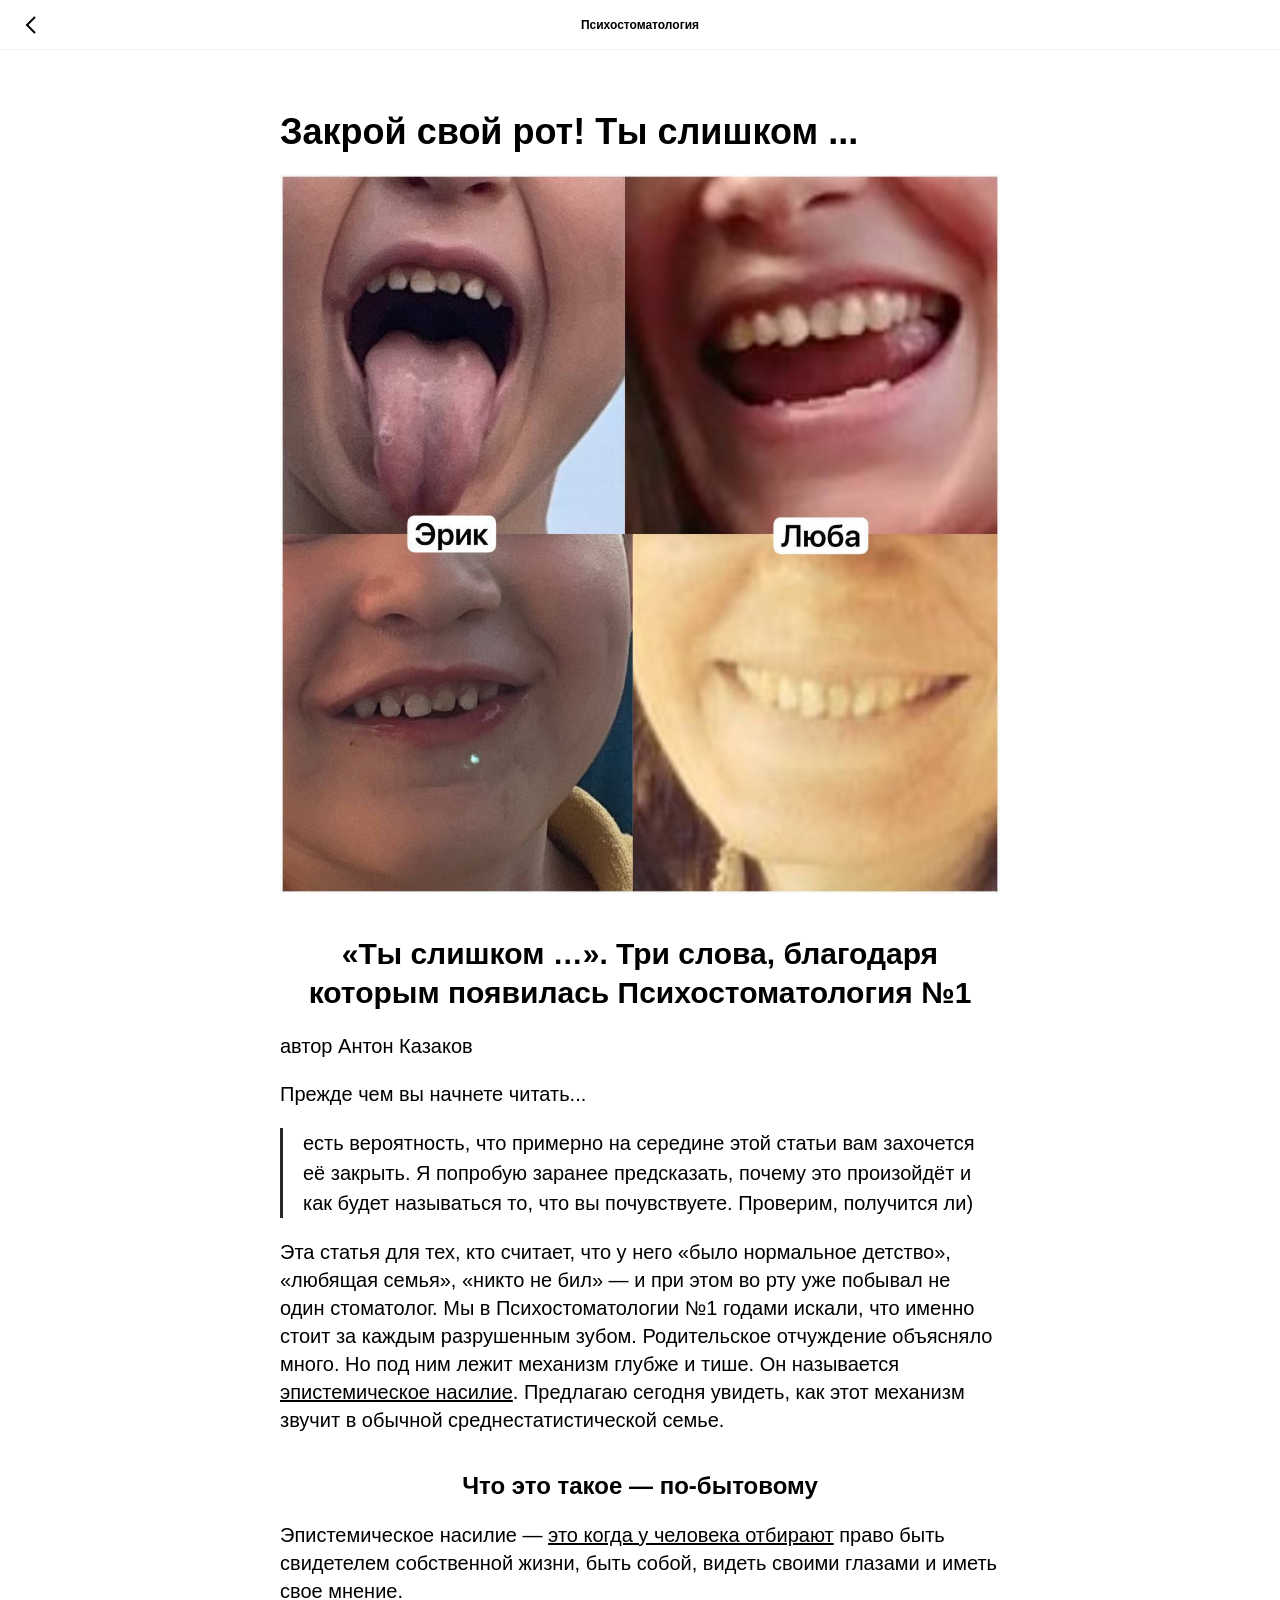
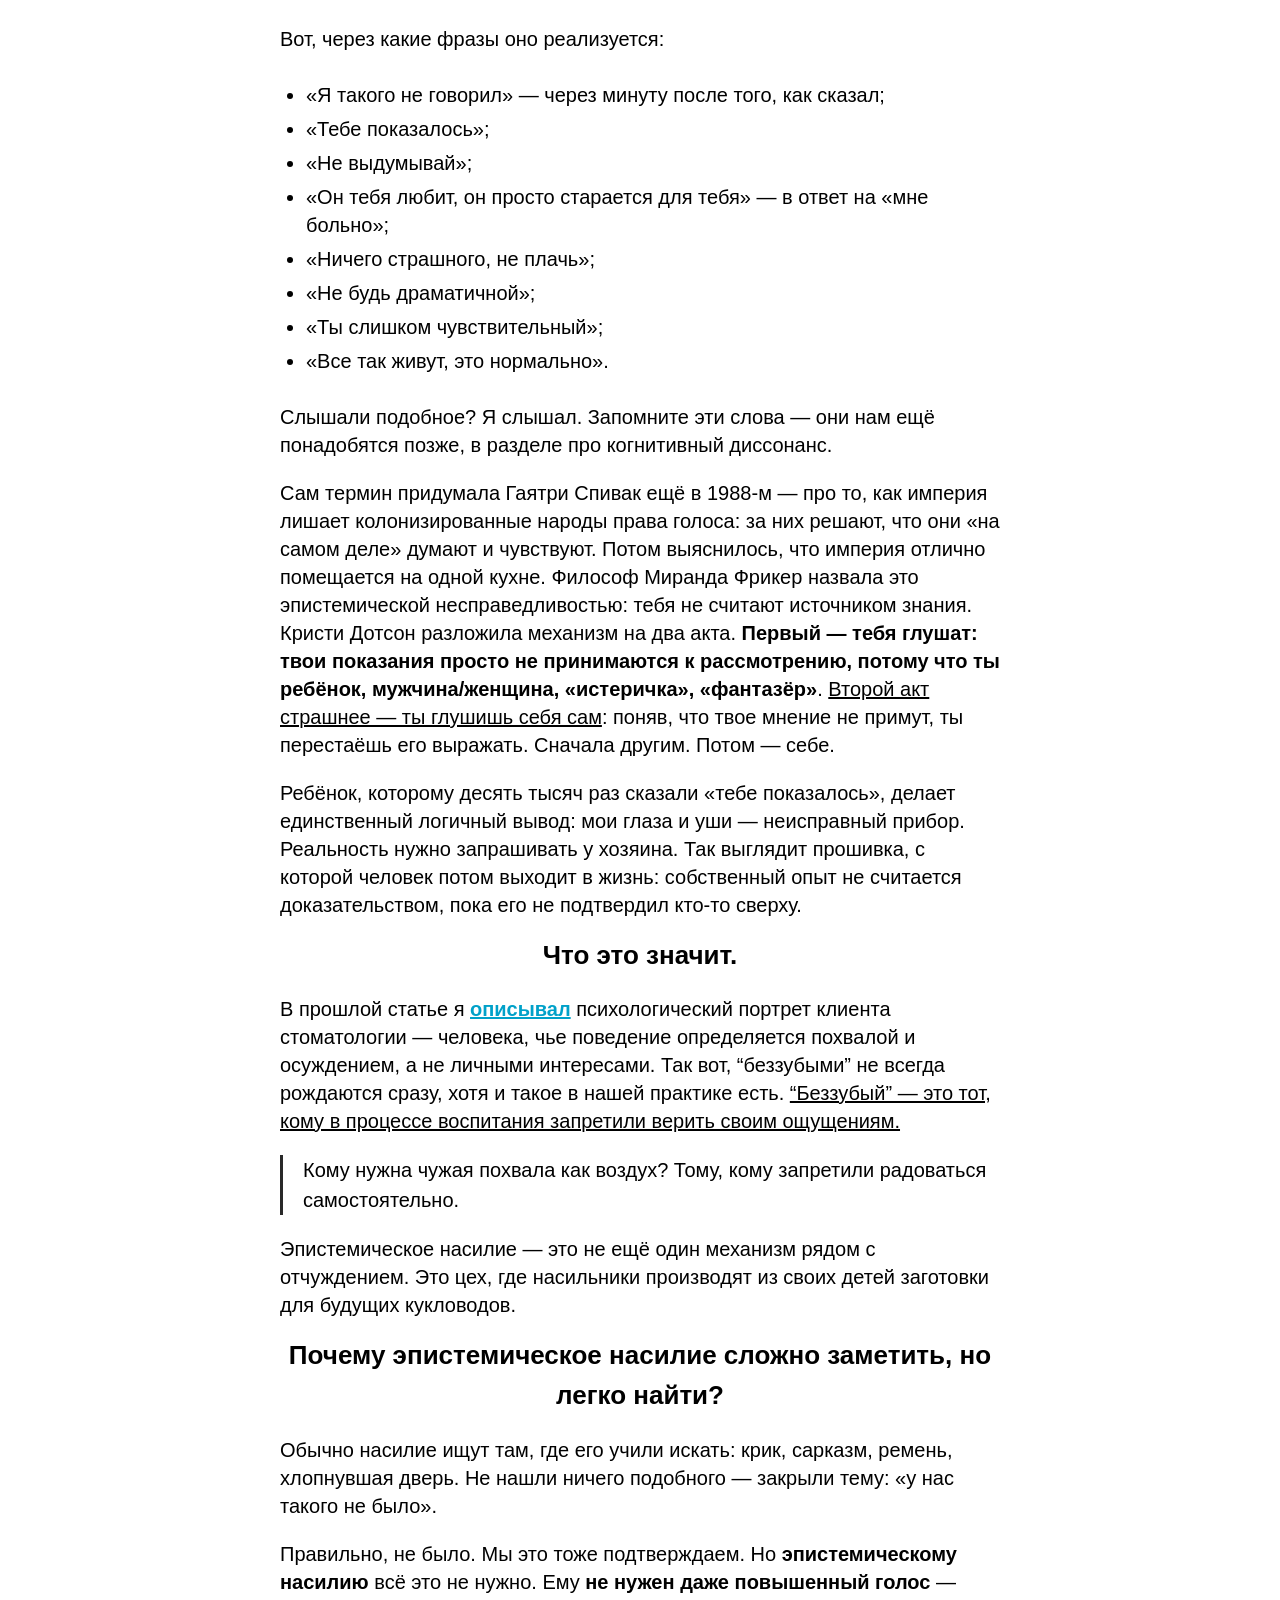
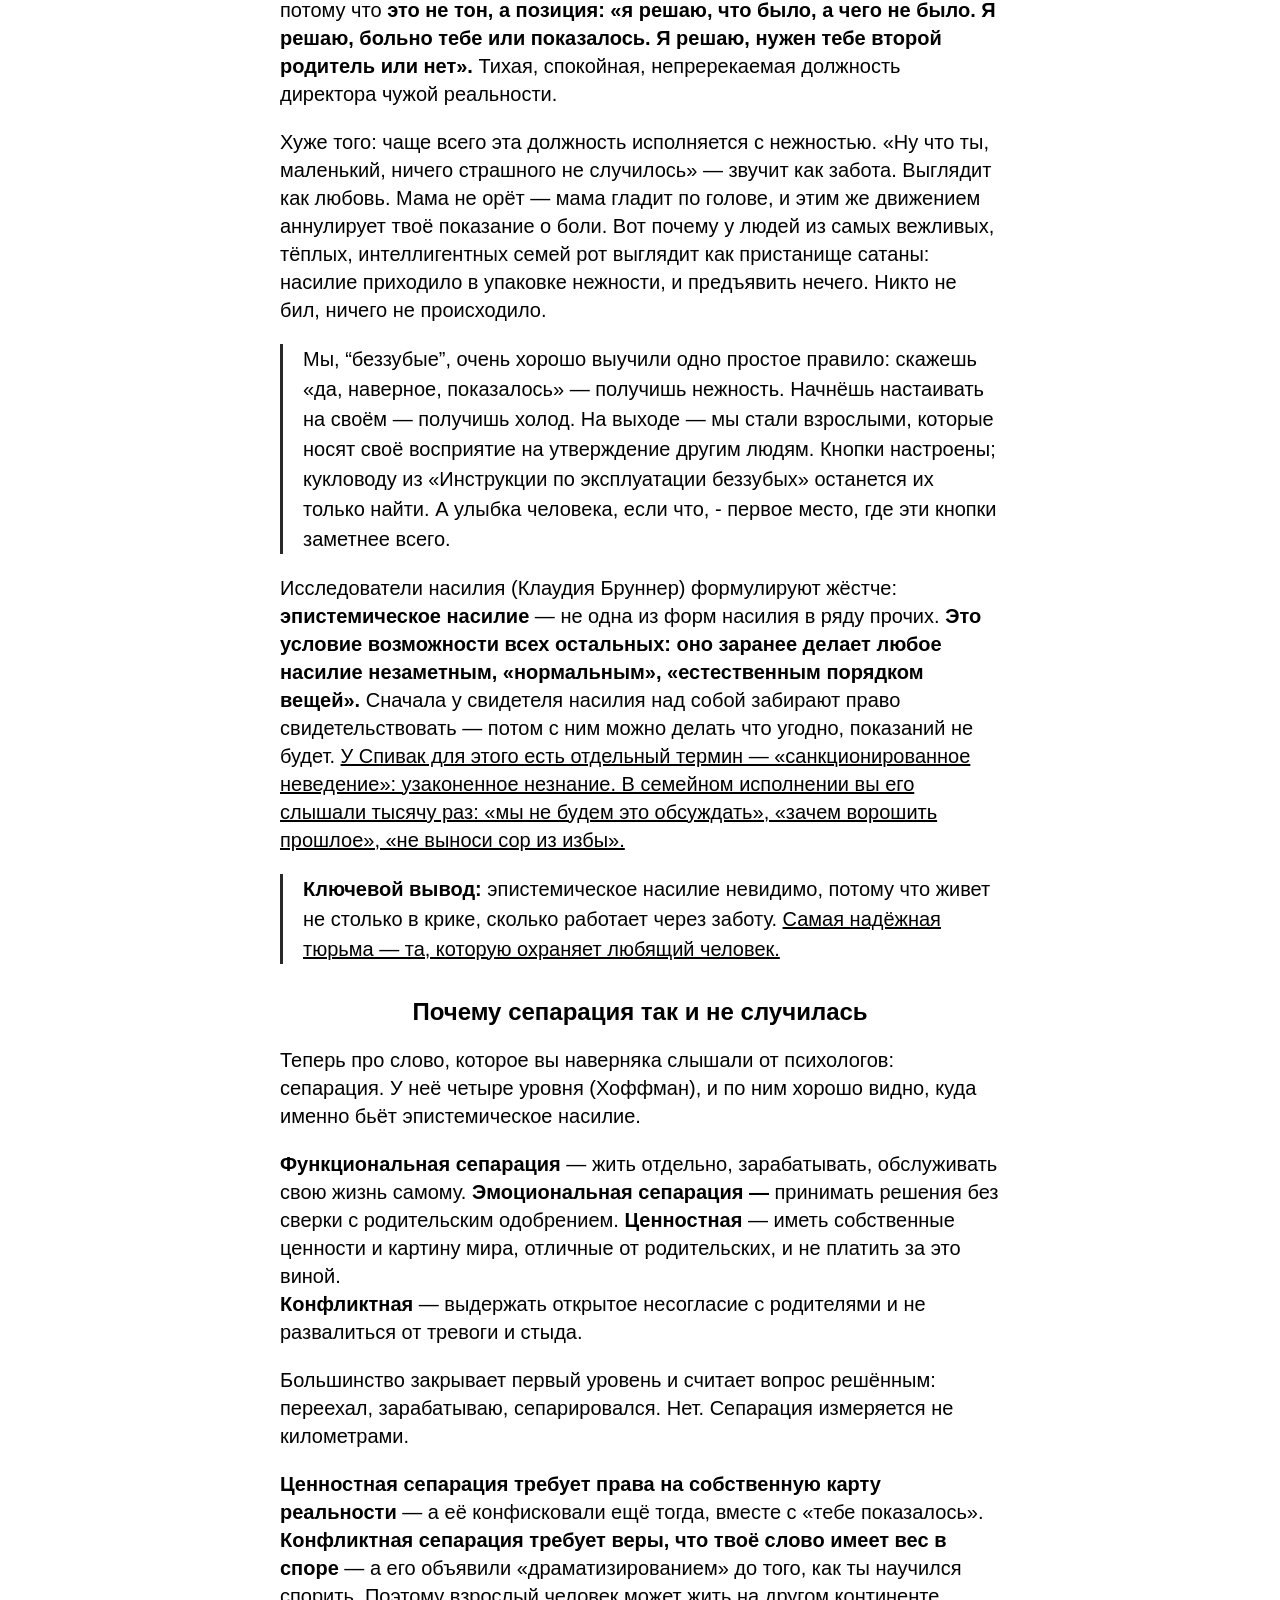
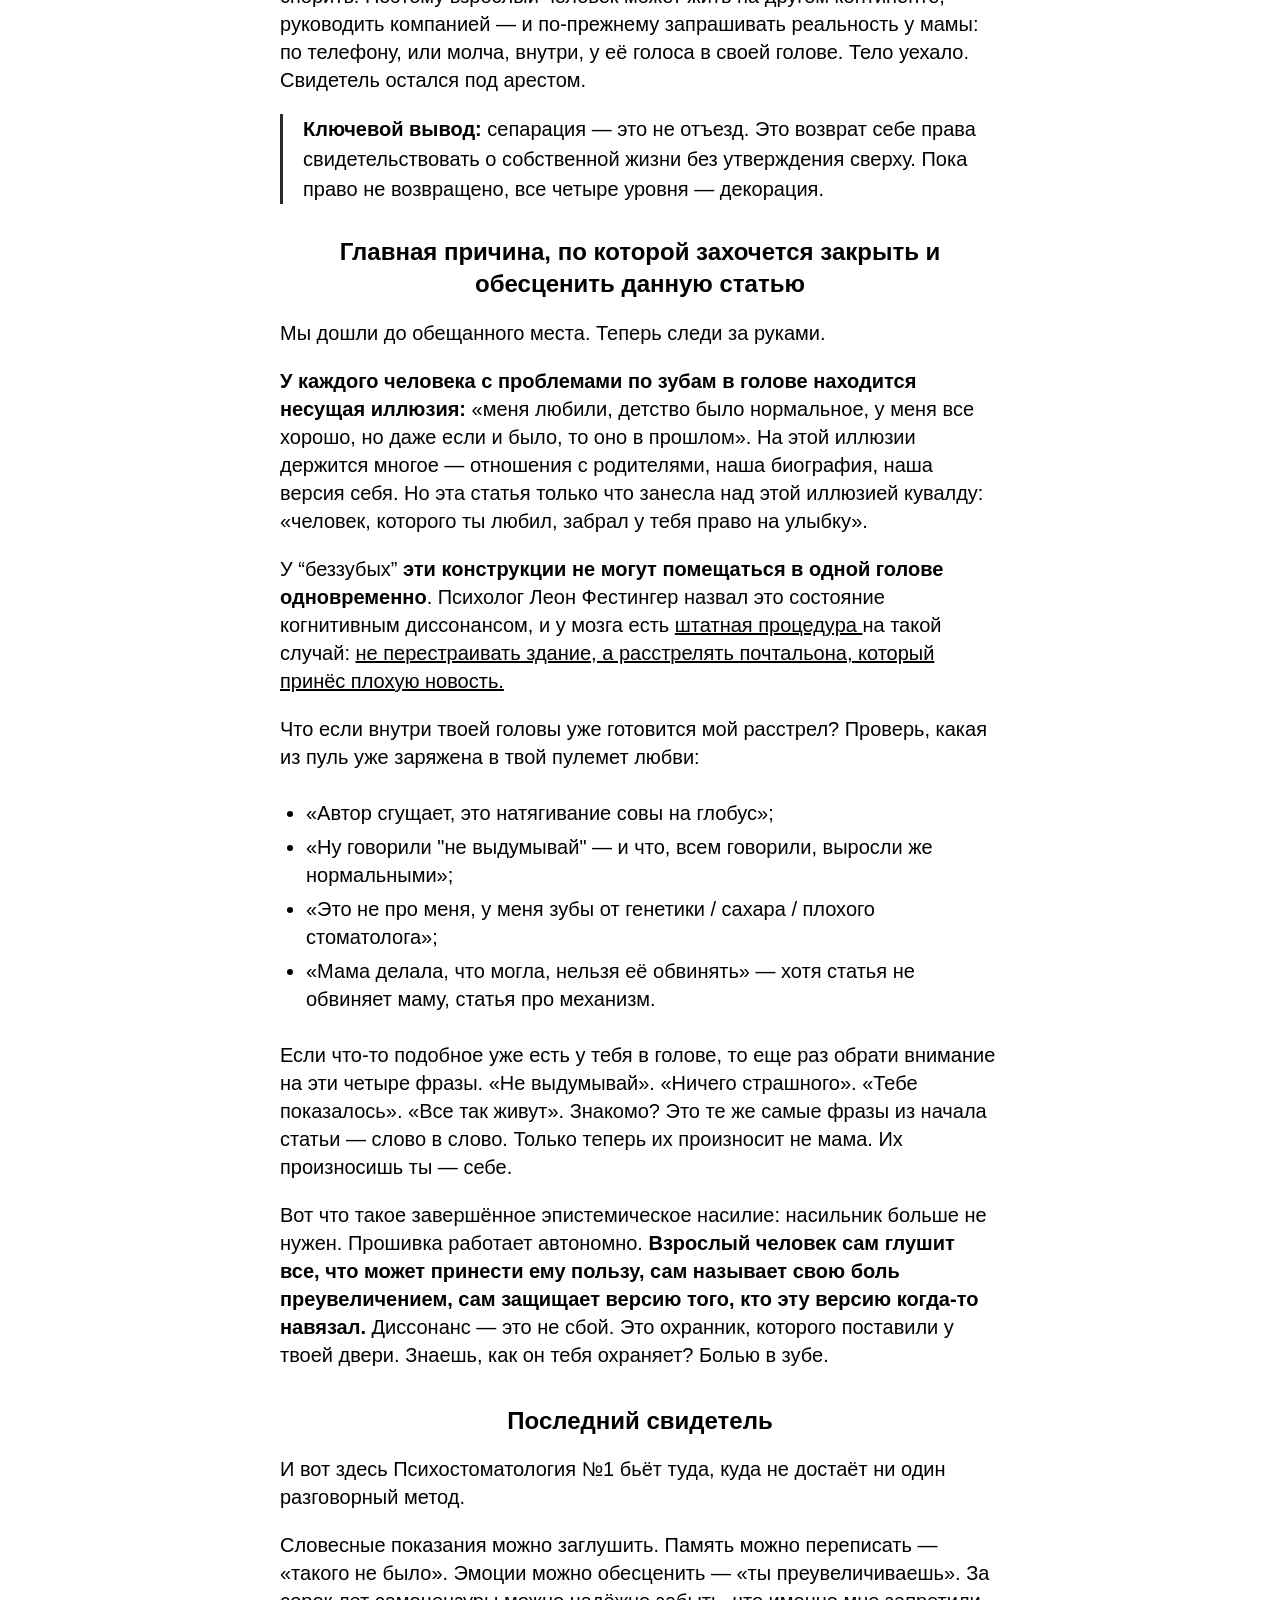
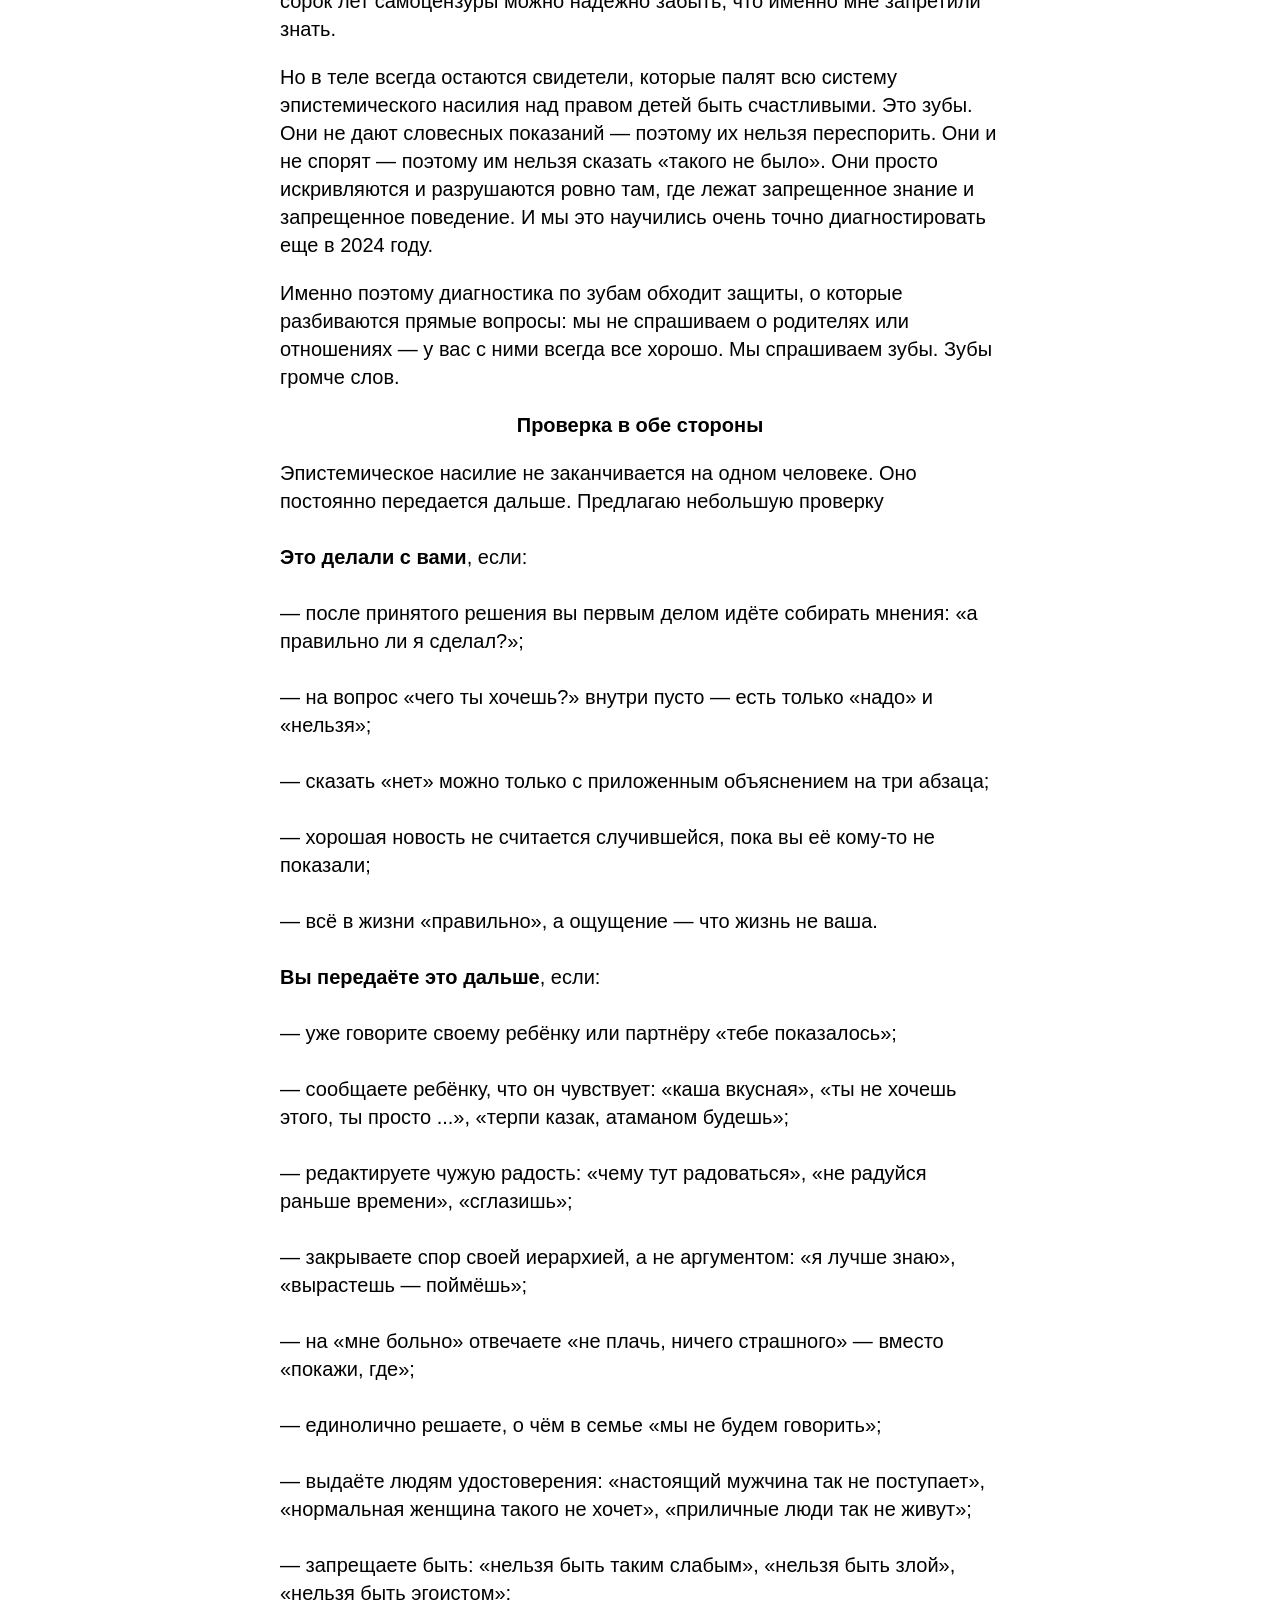
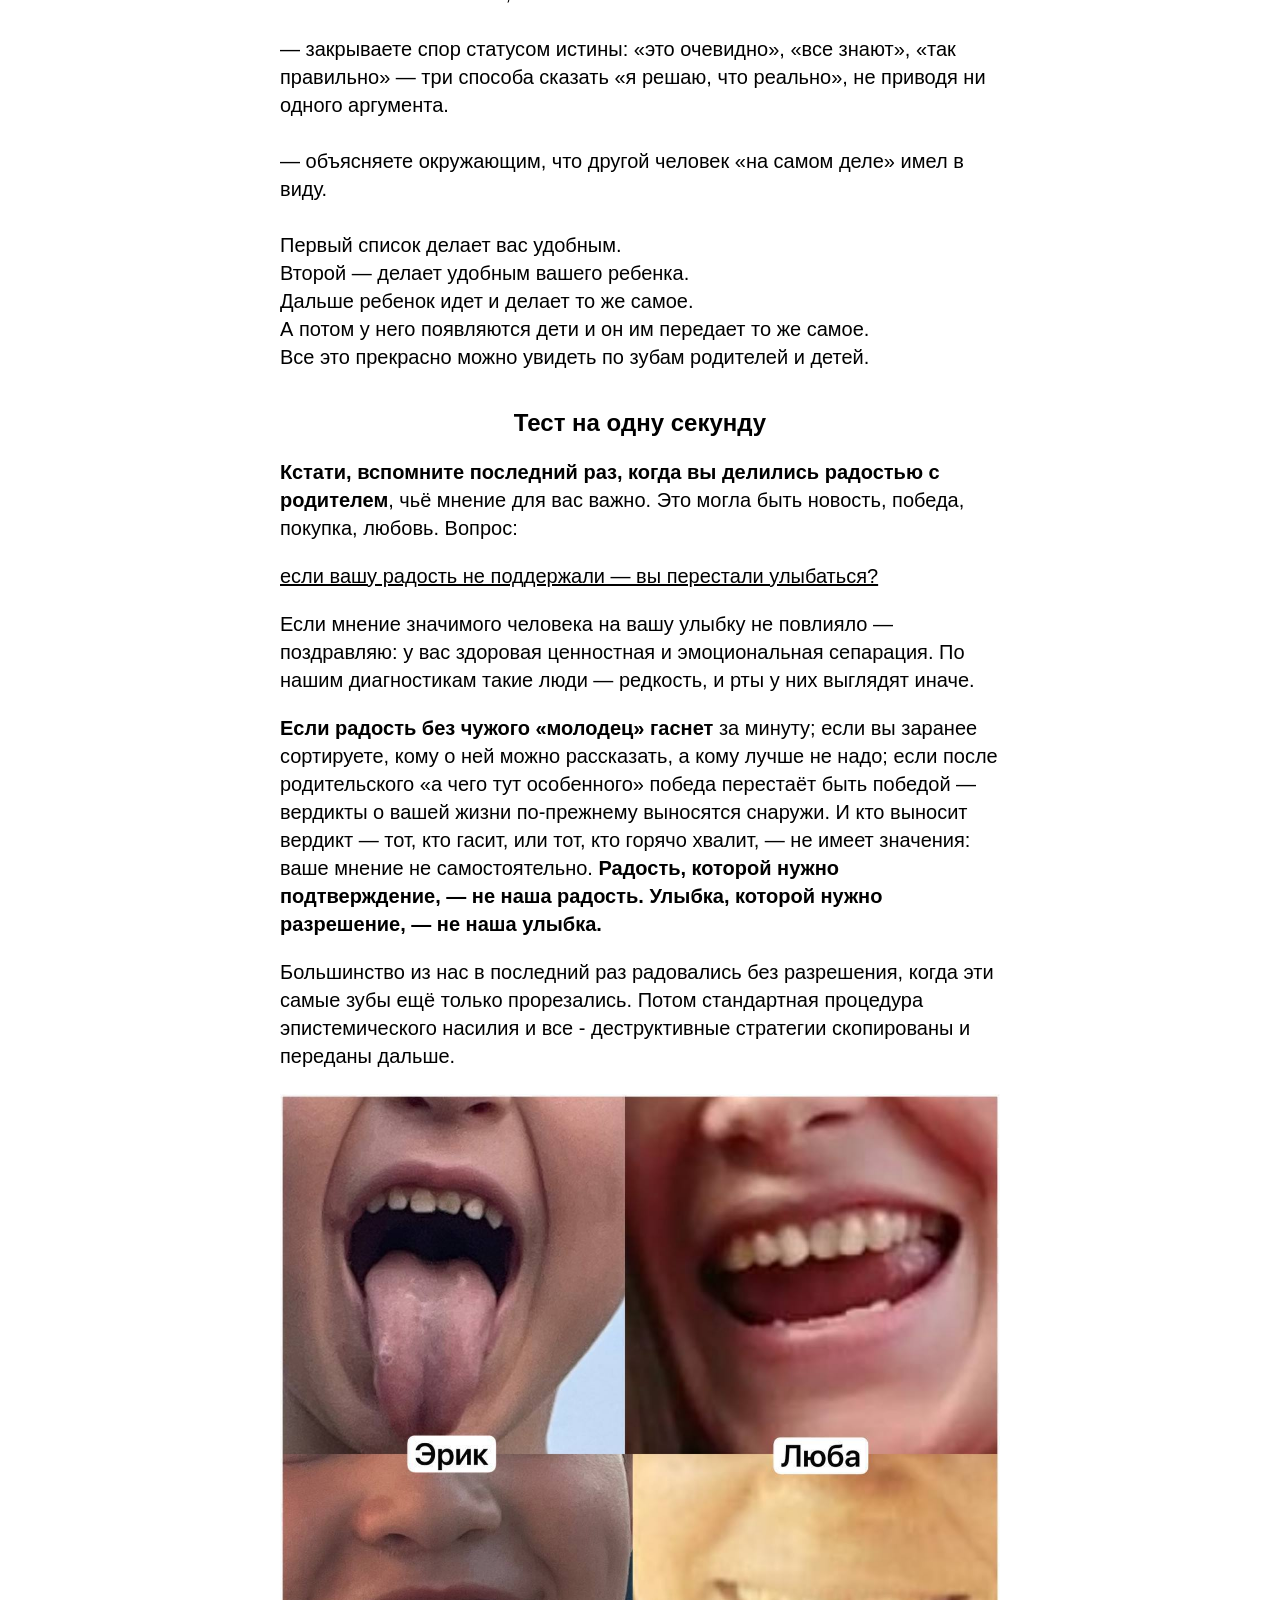
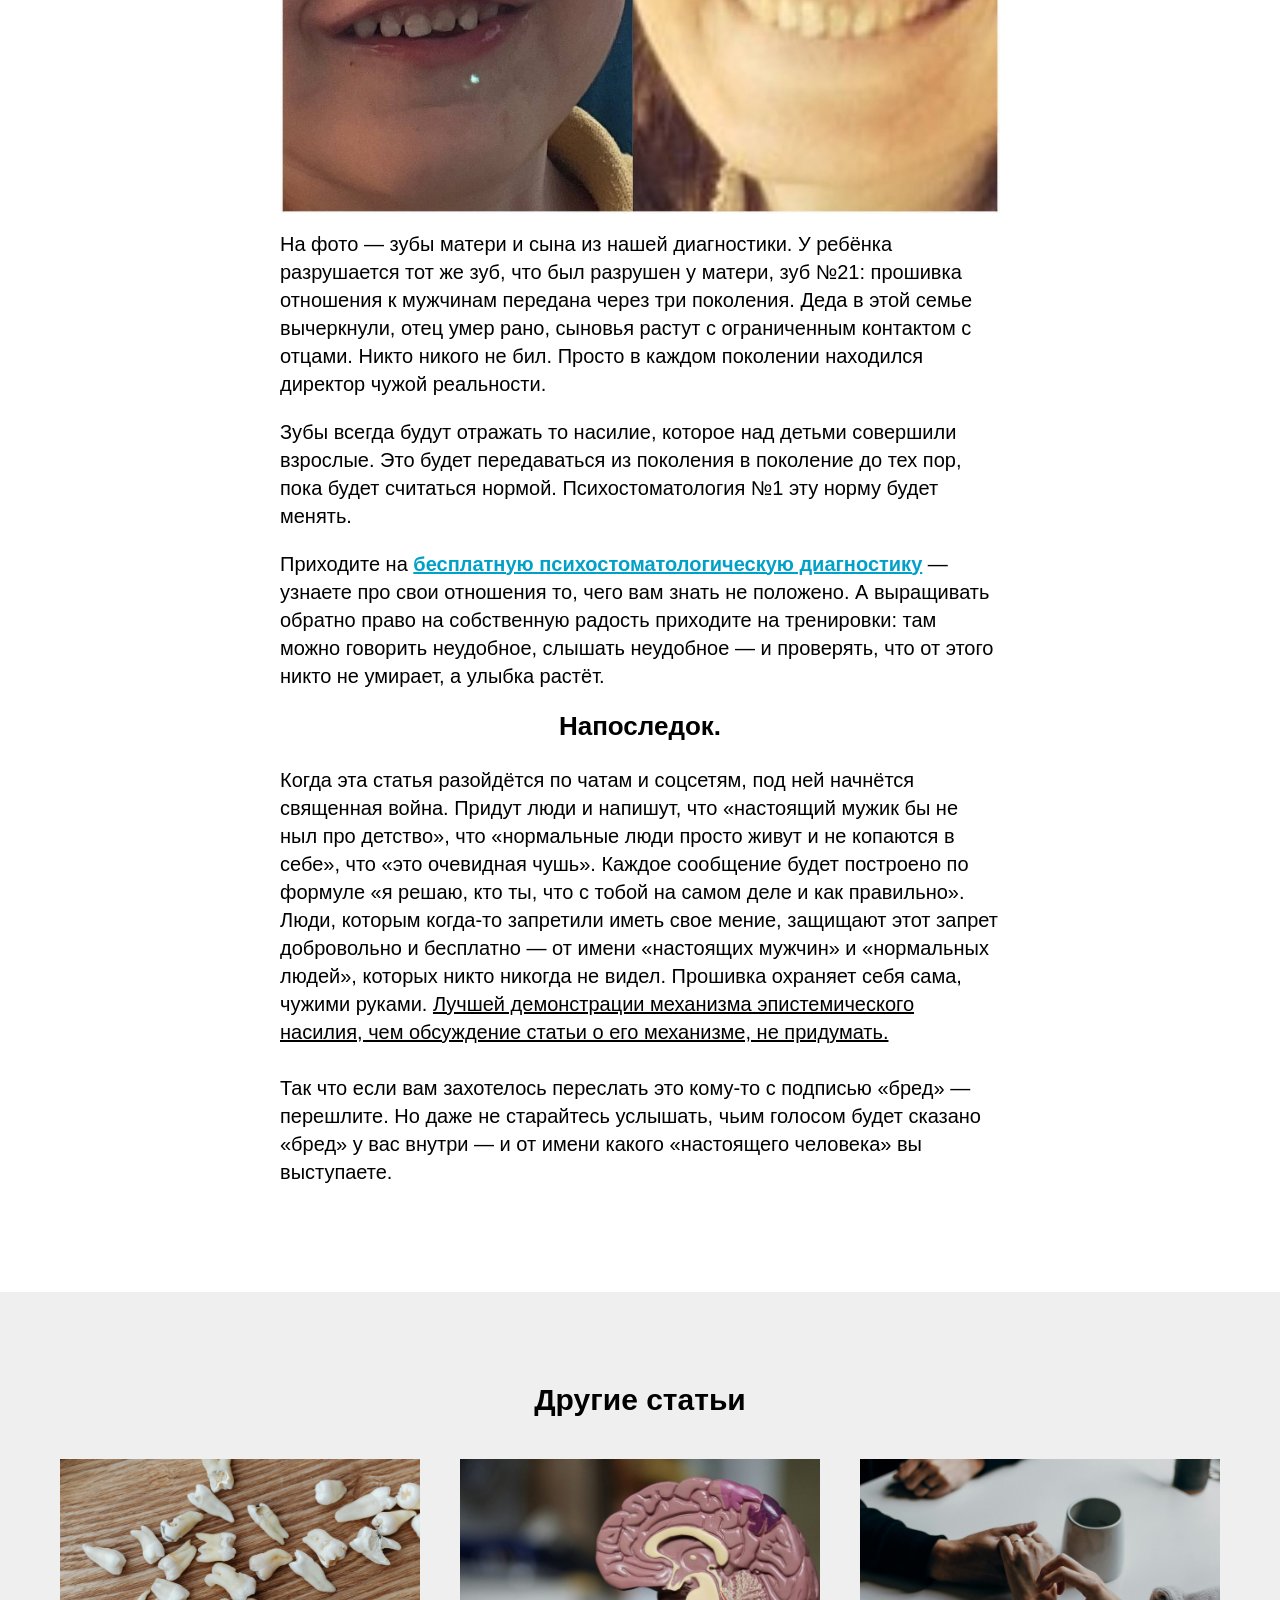
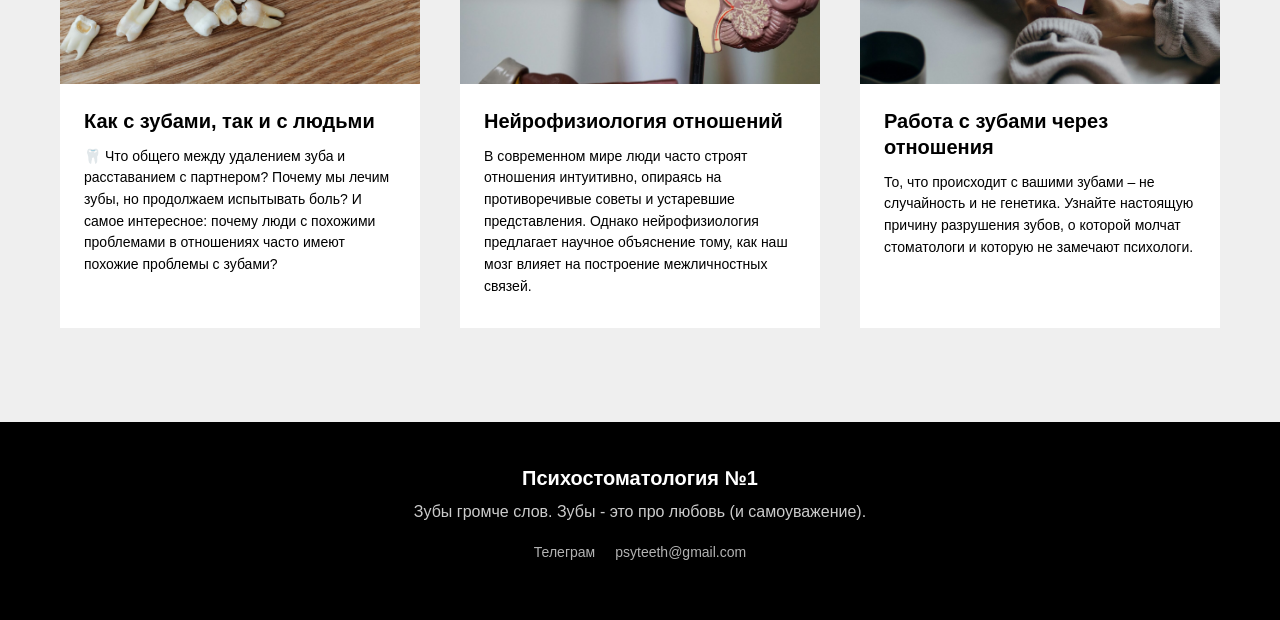
<file: tpost/shutup/index.html>
<!DOCTYPE html>
<html lang="ru">
<head>
<meta charset="utf-8">
<meta name="viewport" content="width=device-width, initial-scale=1">
<title>Закрой свой рот! Ты слишком ...</title>
<meta name="description" content="«Тебе показалось», «не выдумывай», «ничего страшного» — так у детей отбирают право быть собой. Статья про эпистемическое насилие: механизм без крика и ремня, который ломает сепарацию, передаётся через поколения и виден на зубах раньше, чем в психике.">
<link rel="canonical" href="https://psyteeth.ru/tpost/shutup/">
<meta property="og:type" content="article">
<meta property="og:title" content="Закрой свой рот! Ты слишком ...">
<meta property="og:description" content="«Тебе показалось», «не выдумывай», «ничего страшного» — так у детей отбирают право быть собой. Статья про эпистемическое насилие: механизм без крика и ремня, который ломает сепарацию, передаётся через поколения и виден на зубах раньше, чем в психике.">
<meta property="og:url" content="https://psyteeth.ru/tpost/shutup/">
<meta property="og:image" content="https://psyteeth.ru/assets/img/63646561-21____.jpg">
<meta name="twitter:card" content="summary_large_image">
<link rel="icon" href="../../assets/img/30326538-ttttt.svg" type="image/svg+xml">
<link rel="stylesheet" href="../../assets/css/style.css">
<script type="application/ld+json">{"@context": "https://schema.org", "@type": "BlogPosting", "headline": "Закрой свой рот! Ты слишком ...", "description": "«Тебе показалось», «не выдумывай», «ничего страшного» — так у детей отбирают право быть собой. Статья про эпистемическое насилие: механизм без крика и ремня, который ломает сепарацию, передаётся через поколения и виден на зубах раньше, чем в психике.", "author": {"@type": "Person", "name": "Казаков Антон"}, "image": "https://psyteeth.ru/assets/img/63646561-21____.jpg", "mainEntityOfPage": "https://psyteeth.ru/tpost/shutup/"}</script>
</head>
<body>
<div class="post-bar">
  <a class="back" href="../../#blog" aria-label="Назад к блогу"><svg viewBox="0 0 24 24"><path d="M15 4 7 12l8 8"/></svg></a>
  <a class="post-bar__title" href="../../">Психостоматология</a>
</div>
<article class="post" itemscope itemtype="https://schema.org/BlogPosting">
  <h1 class="post__title" itemprop="headline">Закрой свой рот! Ты слишком ...</h1>
  <img class="post__cover" src="../../assets/img/63646561-21____.jpg" alt="Закрой свой рот! Ты слишком ...">
  <div class="post__body" itemprop="articleBody">
<h2 class="t-redactor__h2"><p style="text-align: center;">«Ты слишком …». Три слова, благодаря которым появилась Психостоматология №1</p></h2><div class="t-redactor__text">автор Антон Казаков</div><div class="t-redactor__text">Прежде чем вы начнете читать...</div><blockquote class="t-redactor__quote">есть вероятность, что примерно на середине этой статьи вам захочется её закрыть. Я попробую заранее предсказать, почему это произойдёт и как будет называться то, что вы почувствуете. Проверим, получится ли)</blockquote><div class="t-redactor__text">Эта статья для тех, кто считает, что у него «было нормальное детство», «любящая семья», «никто не бил» — и при этом во рту уже побывал не один стоматолог. Мы в Психостоматологии №1 годами искали, что именно стоит за каждым разрушенным зубом. Родительское отчуждение объясняло много. Но под ним лежит механизм глубже и тише. Он называется <u>эпистемическое насилие</u>. Предлагаю сегодня увидеть, как этот механизм звучит в обычной среднестатистической семье.</div><h3 class="t-redactor__h3"><p style="text-align: center;">Что это такое — по-бытовому</p></h3><div class="t-redactor__text">Эпистемическое насилие — <u>это когда у человека отбирают</u> право быть свидетелем собственной жизни, быть собой, видеть своими глазами и иметь свое мнение.</div><div class="t-redactor__text">Вот, через какие фразы оно реализуется:</div><div class="t-redactor__text"><ul><li>«Я такого не говорил» — через минуту после того, как сказал;</li><li>«Тебе показалось»;</li><li>«Не выдумывай»;</li><li>«Он тебя любит, он просто старается для тебя» — в ответ на «мне больно»;</li><li>«Ничего страшного, не плачь»;</li><li>«Не будь драматичной»;</li><li>«Ты слишком чувствительный»;</li><li>«Все так живут, это нормально».</li></ul></div><div class="t-redactor__text">Слышали подобное? Я слышал. Запомните эти слова — они нам ещё понадобятся позже, в разделе про когнитивный диссонанс.</div><div class="t-redactor__text">Сам термин придумала Гаятри Спивак ещё в 1988-м — про то, как империя лишает колонизированные народы права голоса: за них решают, что они «на самом деле» думают и чувствуют. Потом выяснилось, что империя отлично помещается на одной кухне. Философ Миранда Фрикер назвала это эпистемической несправедливостью: тебя не считают источником знания. Кристи Дотсон разложила механизм на два акта. <strong>Первый — тебя глушат: твои показания просто не принимаются к рассмотрению, потому что ты ребёнок, мужчина/женщина, «истеричка», «фантазёр»</strong>. <u>Второй акт страшнее — ты глушишь себя сам</u>: поняв, что твое мнение не примут, ты перестаёшь его выражать. Сначала другим. Потом — себе. </div><div class="t-redactor__text">Ребёнок, которому десять тысяч раз сказали «тебе показалось», делает единственный логичный вывод: мои глаза и уши — неисправный прибор. Реальность нужно запрашивать у хозяина. Так выглядит прошивка, с которой человек потом выходит в жизнь: собственный опыт не считается доказательством, пока его не подтвердил кто-то сверху.</div><blockquote class="t-redactor__preface"><p style="text-align: center;"><strong>Что это значит.</strong></p></blockquote><div class="t-redactor__text">В прошлой статье я <strong><a href="https://psyteeth.ru/tpost/havefun" target="_blank" rel="noreferrer noopener">описывал</a></strong> психологический портрет клиента стоматологии — человека, чье поведение определяется похвалой и осуждением, а не личными интересами. Так вот, “беззубыми” не всегда рождаются сразу, хотя и такое в нашей практике есть. <u>“Беззубый” — это тот, кому в процессе воспитания запретили верить своим ощущениям.</u></div><blockquote class="t-redactor__quote">Кому нужна чужая похвала как воздух? Тому, кому запретили радоваться самостоятельно. </blockquote><div class="t-redactor__text">Эпистемическое насилие — это не ещё один механизм рядом с отчуждением. Это цех, где насильники производят из своих детей заготовки для будущих кукловодов.</div><blockquote class="t-redactor__preface"><p style="text-align: center;"><strong>Почему эпистемическое насилие сложно заметить, но легко найти?</strong></p></blockquote><div class="t-redactor__text">Обычно насилие ищут там, где его учили искать: крик, сарказм, ремень, хлопнувшая дверь. Не нашли ничего подобного — закрыли тему: «у нас такого не было».</div><div class="t-redactor__text">Правильно, не было. Мы это тоже подтверждаем. Но <strong>эпистемическому насилию</strong> всё это не нужно. Ему <strong>не нужен даже повышенный голос</strong> — потому что <strong>это не тон, а позиция: «я решаю, что было, а чего не было. Я решаю, больно тебе или показалось. Я решаю, нужен тебе второй родитель или нет». </strong>Тихая, спокойная, непререкаемая должность директора чужой реальности.</div><div class="t-redactor__text">Хуже того: чаще всего эта должность исполняется с нежностью. «Ну что ты, маленький, ничего страшного не случилось» — звучит как забота. Выглядит как любовь. Мама не орёт — мама гладит по голове, и этим же движением аннулирует твоё показание о боли. Вот почему у людей из самых вежливых, тёплых, интеллигентных семей рот выглядит как пристанище сатаны: насилие приходило в упаковке нежности, и предъявить нечего. Никто не бил, ничего не происходило.</div><blockquote class="t-redactor__quote">Мы, “беззубые”, очень хорошо выучили одно простое правило: скажешь «да, наверное, показалось» — получишь нежность. Начнёшь настаивать на своём — получишь холод. На выходе — мы стали взрослыми, которые носят своё восприятие на утверждение другим людям. Кнопки настроены; кукловоду из «Инструкции по эксплуатации беззубых» останется их только найти. А улыбка человека, если что, - первое место, где эти кнопки заметнее всего.</blockquote><div class="t-redactor__text">Исследователи насилия (Клаудия Бруннер) формулируют жёстче: <strong>эпистемическое насилие</strong> — не одна из форм насилия в ряду прочих. <strong>Это условие возможности всех остальных: оно заранее делает любое насилие незаметным, «нормальным», «естественным порядком вещей». </strong>Сначала у свидетеля насилия над собой забирают право свидетельствовать — потом с ним можно делать что угодно, показаний не будет. <u>У Спивак для этого есть отдельный термин — «санкционированное неведение»: узаконенное незнание. В семейном исполнении вы его слышали тысячу раз: «мы не будем это обсуждать», «зачем ворошить прошлое», «не выноси сор из избы».</u></div><blockquote class="t-redactor__quote"><strong>Ключевой вывод: </strong>эпистемическое насилие невидимо, потому что живет не столько в крике, сколько работает через заботу. <u>Самая надёжная тюрьма — та, которую охраняет любящий человек.</u></blockquote><h3 class="t-redactor__h3"><p style="text-align: center;">Почему сепарация так и не случилась</p></h3><div class="t-redactor__text">Теперь про слово, которое вы наверняка слышали от психологов: сепарация. У неё четыре уровня (Хоффман), и по ним хорошо видно, куда именно бьёт эпистемическое насилие.</div><div class="t-redactor__text"><strong>Функциональная сепарация</strong> — жить отдельно, зарабатывать, обслуживать свою жизнь самому. <strong>Эмоциональная сепарация —</strong> принимать решения без сверки с родительским одобрением. <strong>Ценностная</strong> — иметь собственные ценности и картину мира, отличные от родительских, и не платить за это виной. <br /><strong>Конфликтная</strong> — выдержать открытое несогласие с родителями и не развалиться от тревоги и стыда.</div><div class="t-redactor__text">Большинство закрывает первый уровень и считает вопрос решённым: переехал, зарабатываю, сепарировался. Нет. Сепарация измеряется не километрами.</div><div class="t-redactor__text"><strong>Ценностная сепарация требует права</strong> <strong>на собственную карту реальности</strong> — а её конфисковали ещё тогда, вместе с «тебе показалось». <strong>Конфликтная сепарация требует веры, что твоё слово имеет вес в споре</strong> — а его объявили «драматизированием» до того, как ты научился спорить. Поэтому взрослый человек может жить на другом континенте, руководить компанией — и по-прежнему запрашивать реальность у мамы: по телефону, или молча, внутри, у её голоса в своей голове. Тело уехало. Свидетель остался под арестом. </div><blockquote class="t-redactor__quote"><strong>Ключевой вывод:</strong> сепарация — это не отъезд. Это возврат себе права свидетельствовать о собственной жизни без утверждения сверху. Пока право не возвращено, все четыре уровня — декорация.</blockquote><h3 class="t-redactor__h3"><p style="text-align: center;">Главная причина, по которой захочется закрыть и обесценить данную статью</p></h3><div class="t-redactor__text">Мы дошли до обещанного места. Теперь следи за руками.</div><div class="t-redactor__text"><strong>У каждого человека с проблемами по зубам в голове находится несущая иллюзия:</strong> «меня любили, детство было нормальное, у меня все хорошо, но даже если и было, то оно в прошлом». На этой иллюзии держится многое — отношения с родителями, наша биография, наша версия себя. Но эта статья только что занесла над этой иллюзией кувалду: «человек, которого ты любил, забрал у тебя право на улыбку».</div><div class="t-redactor__text">У “беззубых” <strong>эти конструкции не могут помещаться в одной голове одновременно</strong>. Психолог Леон Фестингер назвал это состояние когнитивным диссонансом, и у мозга есть <u>штатная процедура </u>на такой случай: <u>не перестраивать здание, а расстрелять почтальона, который принёс плохую новость.</u></div><div class="t-redactor__text">Что если внутри твоей головы уже готовится мой расстрел? Проверь, какая из пуль уже заряжена в твой пулемет любви:</div><div class="t-redactor__text"><ul><li>«Автор сгущает, это натягивание совы на глобус»;</li><li>«Ну говорили "не выдумывай" — и что, всем говорили, выросли же нормальными»;</li><li>«Это не про меня, у меня зубы от генетики / сахара / плохого стоматолога»;</li><li>«Мама делала, что могла, нельзя её обвинять» — хотя статья не обвиняет маму, статья про механизм.</li></ul></div><div class="t-redactor__text">Если что-то подобное уже есть у тебя в голове, то еще раз обрати внимание на эти четыре фразы. «Не выдумывай». «Ничего страшного». «Тебе показалось». «Все так живут». Знакомо? Это те же самые фразы из начала статьи — слово в слово. Только теперь их произносит не мама. Их произносишь ты — себе. </div><div class="t-redactor__text">Вот что такое завершённое эпистемическое насилие: насильник больше не нужен. Прошивка работает автономно. <strong>Взрослый человек сам глушит все, что может принести ему пользу, сам называет свою боль преувеличением, сам защищает версию того, кто эту версию когда-то навязал.</strong> Диссонанс — это не сбой. Это охранник, которого поставили у твоей двери. Знаешь, как он тебя охраняет? Болью в зубе.</div><h3 class="t-redactor__h3"><p style="text-align: center;">Последний свидетель</p></h3><div class="t-redactor__text">И вот здесь Психостоматология №1 бьёт туда, куда не достаёт ни один разговорный метод.</div><div class="t-redactor__text">Словесные показания можно заглушить. Память можно переписать — «такого не было». Эмоции можно обесценить — «ты преувеличиваешь». За сорок лет самоцензуры можно надёжно забыть, что именно мне запретили знать.</div><div class="t-redactor__text">Но в теле всегда остаются свидетели, которые палят всю систему эпистемического насилия над правом детей быть счастливыми. Это зубы. Они не дают словесных показаний — поэтому их нельзя переспорить. Они и не спорят — поэтому им нельзя сказать «такого не было». Они просто искривляются и разрушаются ровно там, где лежат запрещенное знание и запрещенное поведение. И мы это научились очень точно диагностировать еще в 2024 году.</div><div class="t-redactor__text">Именно поэтому диагностика по зубам обходит защиты, о которые разбиваются прямые вопросы: мы не спрашиваем о родителях или отношениях — у вас с ними всегда все хорошо. Мы спрашиваем зубы. Зубы громче слов. </div><div class="t-redactor__text"><p style="text-align: center;"><strong>Проверка в обе стороны</strong></p></div><div class="t-redactor__text">Эпистемическое насилие не заканчивается на одном человеке. Оно постоянно передается дальше. Предлагаю небольшую проверку<br /><br /><strong>Это делали с вами</strong>, если:<br /><br />— после принятого решения вы первым делом идёте собирать мнения: «а правильно ли я сделал?»;<br /><br />— на вопрос «чего ты хочешь?» внутри пусто — есть только «надо» и «нельзя»;<br /><br />— сказать «нет» можно только с приложенным объяснением на три абзаца;<br /><br />— хорошая новость не считается случившейся, пока вы её кому-то не показали;<br /><br />— всё в жизни «правильно», а ощущение — что жизнь не ваша.<br /><br /><strong>Вы передаёте это дальше</strong>, если:<br /><br />— уже говорите своему ребёнку или партнёру «тебе показалось»;<br /><br />— сообщаете ребёнку, что он чувствует: «каша вкусная», «ты не хочешь этого, ты просто ...», «терпи казак, атаманом будешь»;<br /><br />— редактируете чужую радость: «чему тут радоваться», «не радуйся раньше времени», «сглазишь»;<br /><br />— закрываете спор своей иерархией, а не аргументом: «я лучше знаю», «вырастешь — поймёшь»;<br /><br />— на «мне больно» отвечаете «не плачь, ничего страшного» — вместо «покажи, где»;<br /><br />— единолично решаете, о чём в семье «мы не будем говорить»;<br /><br />— выдаёте людям удостоверения: «настоящий мужчина так не поступает», «нормальная женщина такого не хочет», «приличные люди так не живут»;<br /><br />— запрещаете быть: «нельзя быть таким слабым», «нельзя быть злой», «нельзя быть эгоистом»;<br /><br />— закрываете спор статусом истины: «это очевидно», «все знают», «так правильно» — три способа сказать «я решаю, что реально», не приводя ни одного аргумента.<br /><br />— объясняете окружающим, что другой человек «на самом деле» имел в виду.<br /><br />Первый список делает вас удобным. <br />Второй — делает удобным вашего ребенка.<br />Дальше ребенок идет и делает то же самое.<br />А потом у него появляются дети и он им передает то же самое.<br />Все это прекрасно можно увидеть по зубам родителей и детей.</div><h3 class="t-redactor__h3"><p style="text-align: center;">Тест на одну секунду</p></h3><div class="t-redactor__text"><strong>Кстати, вспомните последний раз, когда вы делились радостью с родителем</strong>, чьё мнение для вас важно. Это могла быть новость, победа, покупка, любовь. Вопрос:</div><div class="t-redactor__text"><u>если вашу радость не поддержали — вы перестали улыбаться?</u></div><div class="t-redactor__text">Если мнение значимого человека на вашу улыбку не повлияло — поздравляю: у вас здоровая ценностная и эмоциональная сепарация. По нашим диагностикам такие люди — редкость, и рты у них выглядят иначе.</div><div class="t-redactor__text"><strong>Если радость без чужого «молодец» гаснет </strong>за минуту; если вы заранее сортируете, кому о ней можно рассказать, а кому лучше не надо; если после родительского «а чего тут особенного» победа перестаёт быть победой — вердикты о вашей жизни по-прежнему выносятся снаружи. И кто выносит вердикт — тот, кто гасит, или тот, кто горячо хвалит, — не имеет значения: ваше мнение не самостоятельно. <strong>Радость, которой нужно подтверждение, — не наша радость. Улыбка, которой нужно разрешение, — не наша улыбка.</strong></div><div class="t-redactor__text">Большинство из нас в последний раз радовались без разрешения, когда эти самые зубы ещё только прорезались. Потом стандартная процедура эпистемического насилия и все - деструктивные стратегии скопированы и переданы дальше.</div><figure>
<img src="../../assets/img/63646561-21____.jpg" alt="Закрой свой рот! Ты слишком ..." loading="lazy">
</figure><div class="t-redactor__text">На фото — зубы матери и сына из нашей диагностики. У ребёнка разрушается тот же зуб, что был разрушен у матери, зуб №21: прошивка отношения к мужчинам передана через три поколения. Деда в этой семье вычеркнули, отец умер рано, сыновья растут с ограниченным контактом с отцами. Никто никого не бил. Просто в каждом поколении находился директор чужой реальности.</div><div class="t-redactor__text">Зубы всегда будут отражать то насилие, которое над детьми совершили взрослые. Это будет передаваться из поколения в поколение до тех пор, пока будет считаться нормой. Психостоматология №1 эту норму будет менять. </div><div class="t-redactor__text">Приходите на <strong><a href="https://psyteeth.github.io/hi/" target="_blank" rel="noreferrer noopener">бесплатную психостоматологическую диагностику</a></strong> — узнаете про свои отношения то, чего вам знать не положено. А выращивать обратно право на собственную радость приходите на тренировки: там можно говорить неудобное, слышать неудобное — и проверять, что от этого никто не умирает, а улыбка растёт.</div><blockquote class="t-redactor__preface"><p style="text-align: center;"><strong>Напоследок.</strong></p></blockquote><div class="t-redactor__text">Когда эта статья разойдётся по чатам и соцсетям, под ней начнётся священная война. Придут люди и напишут, что «настоящий мужик бы не ныл про детство», что «нормальные люди просто живут и не копаются в себе», что «это очевидная чушь». Каждое сообщение будет построено по формуле «я решаю, кто ты, что с тобой на самом деле и как правильно». Люди, которым когда-то запретили иметь свое мение, защищают этот запрет добровольно и бесплатно — от имени «настоящих мужчин» и «нормальных людей», которых никто никогда не видел. Прошивка охраняет себя сама, чужими руками. <u>Лучшей демонстрации механизма эпистемического насилия, чем обсуждение статьи о его механизме, не придумать.</u><br /><br />Так что если вам захотелось переслать это кому-то с подписью «бред» — перешлите. Но даже не старайтесь услышать, чьим голосом будет сказано «бред» у вас внутри — и от имени какого «настоящего человека» вы выступаете.</div>
  </div>
</article>
<section class="related">
  <div class="container">
    <h2 class="section-title" style="font-size:30px;margin-bottom:40px">Другие статьи</h2>
    <div class="feed"><div class="feed__track">
<a class="card" href="../../tpost/2b5z7y31y1-kak-s-zubami-tak-i-s-lyudmi/"><img class="card__img" src="../../assets/img/63343139-pexels-karolina-grab.jpg" alt="причины кариеса пульпита флюса психосоматика зубов" loading="lazy"><div class="card__body"><h3 class="card__title">Как с зубами, так и с людьми</h3><p class="card__descr">🦷 Что общего между удалением зуба и расставанием с партнером? Почему мы лечим зубы, но продолжаем испытывать боль? И самое интересное: почему люди с похожими проблемами в отношениях часто имеют похожие проблемы с зубами?</p></div></a>
<a class="card" href="../../tpost/4pg2djogx1-neirofiziologiya-otnoshenii/"><img class="card__img" src="../../assets/img/33373232-robina-weermeijer-3K.jpg" alt="нейрофизиология отношений, психофизиология отношений, психостоматология, кариес, отношения, развод, лимбическая система, стоматология" loading="lazy"><div class="card__body"><h3 class="card__title">Нейрофизиология отношений</h3><p class="card__descr">В современном мире люди часто строят отношения интуитивно, опираясь на противоречивые советы и устаревшие представления. Однако нейрофизиология предлагает научное объяснение тому, как наш мозг влияет на построение межличностных связей.</p></div></a>
<a class="card" href="../../tpost/xg83um4a61-rabota-s-zubami-cherez-otnosheniya/"><img class="card__img" src="../../assets/img/66316361-priscilla-du-preez-x.jpg" alt="Работа с зубами через отношения" loading="lazy"><div class="card__body"><h3 class="card__title">Работа с зубами через отношения</h3><p class="card__descr">То, что происходит с вашими зубами – не случайность и не генетика. Узнайте настоящую причину разрушения зубов, о которой молчат стоматологи и которую не замечают психологи.</p></div></a>
    </div></div>
  </div>
</section>
<footer class="footer">
  <div class="footer__title">Психостоматология №1</div>
  <div class="footer__text">Зубы громче слов. Зубы - это про любовь (и самоуважение).</div>
  <div class="footer__links"><a href="https://t.me/psyteeth">Телеграм</a><a href="mailto:psyteeth@gmail.com">psyteeth@gmail.com</a></div>
</footer>
<script src="../../assets/js/main.js" defer></script>
</body>
</html>
</file>
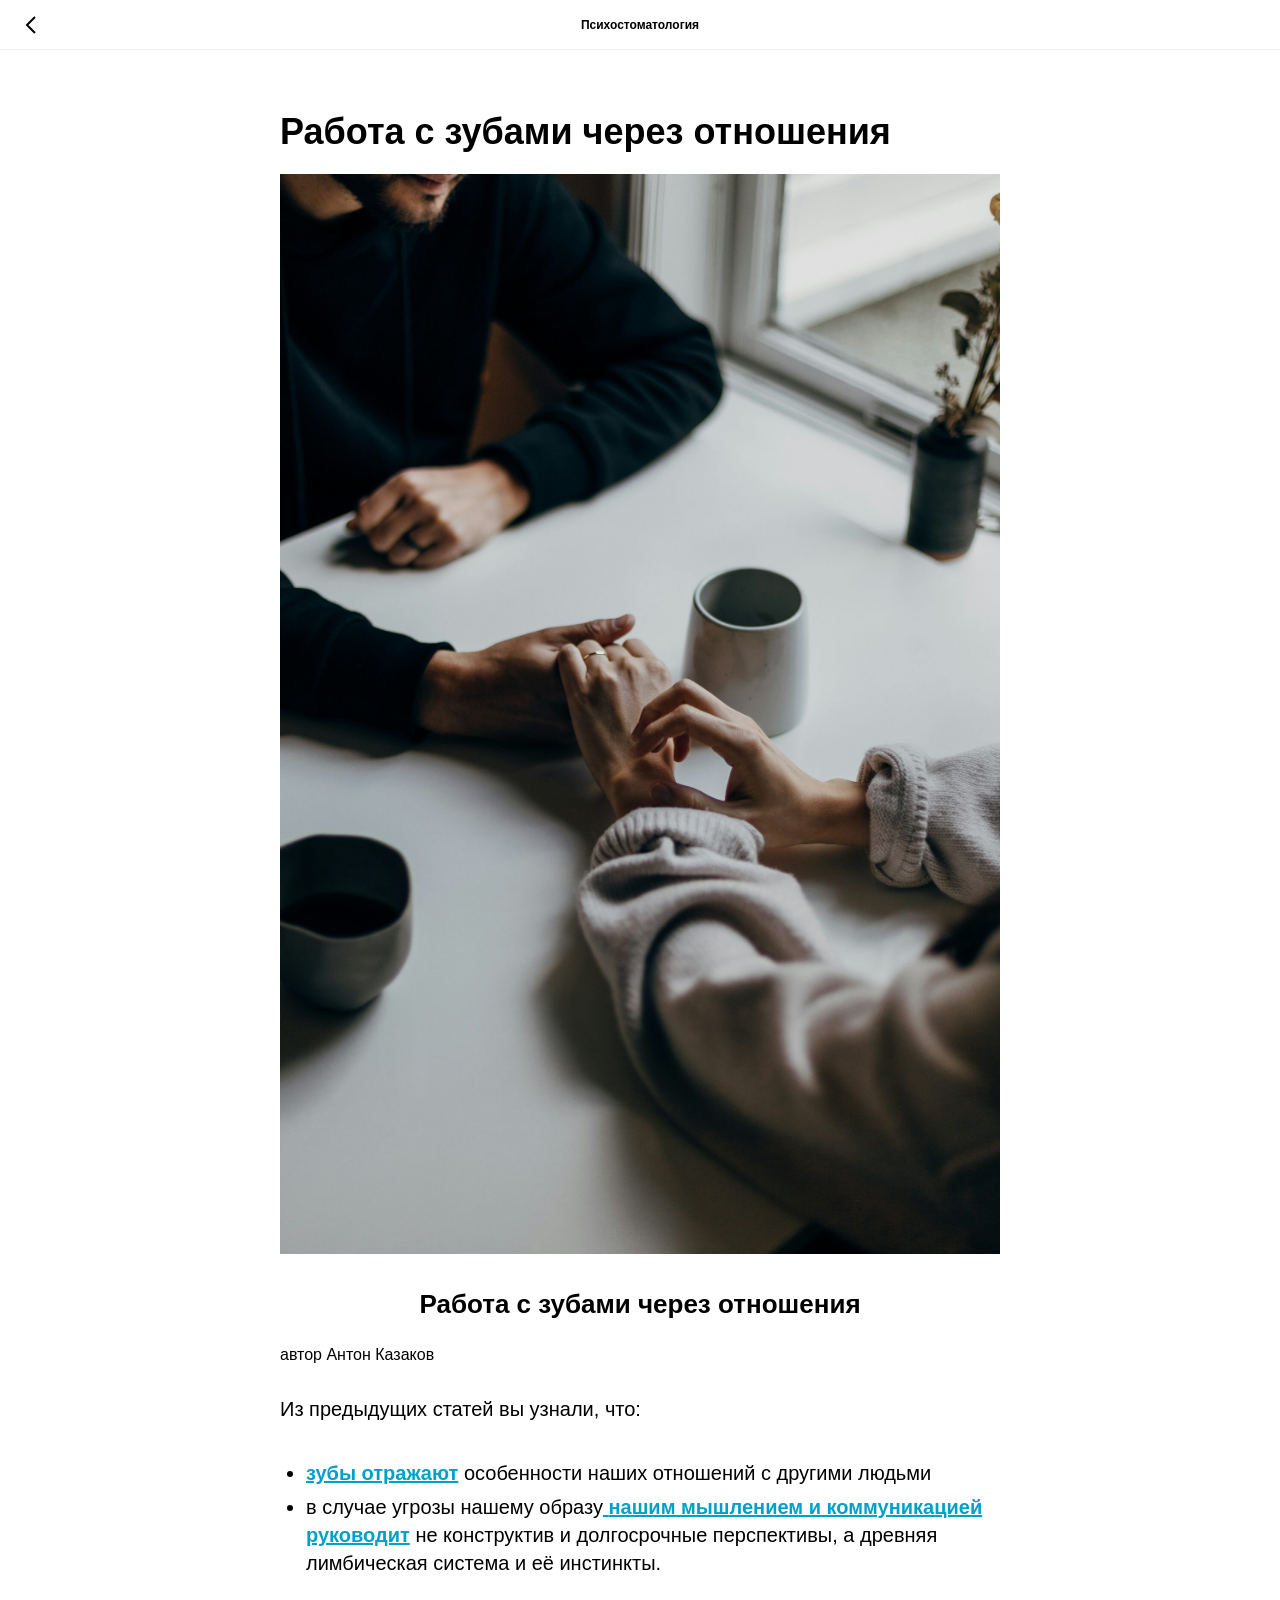
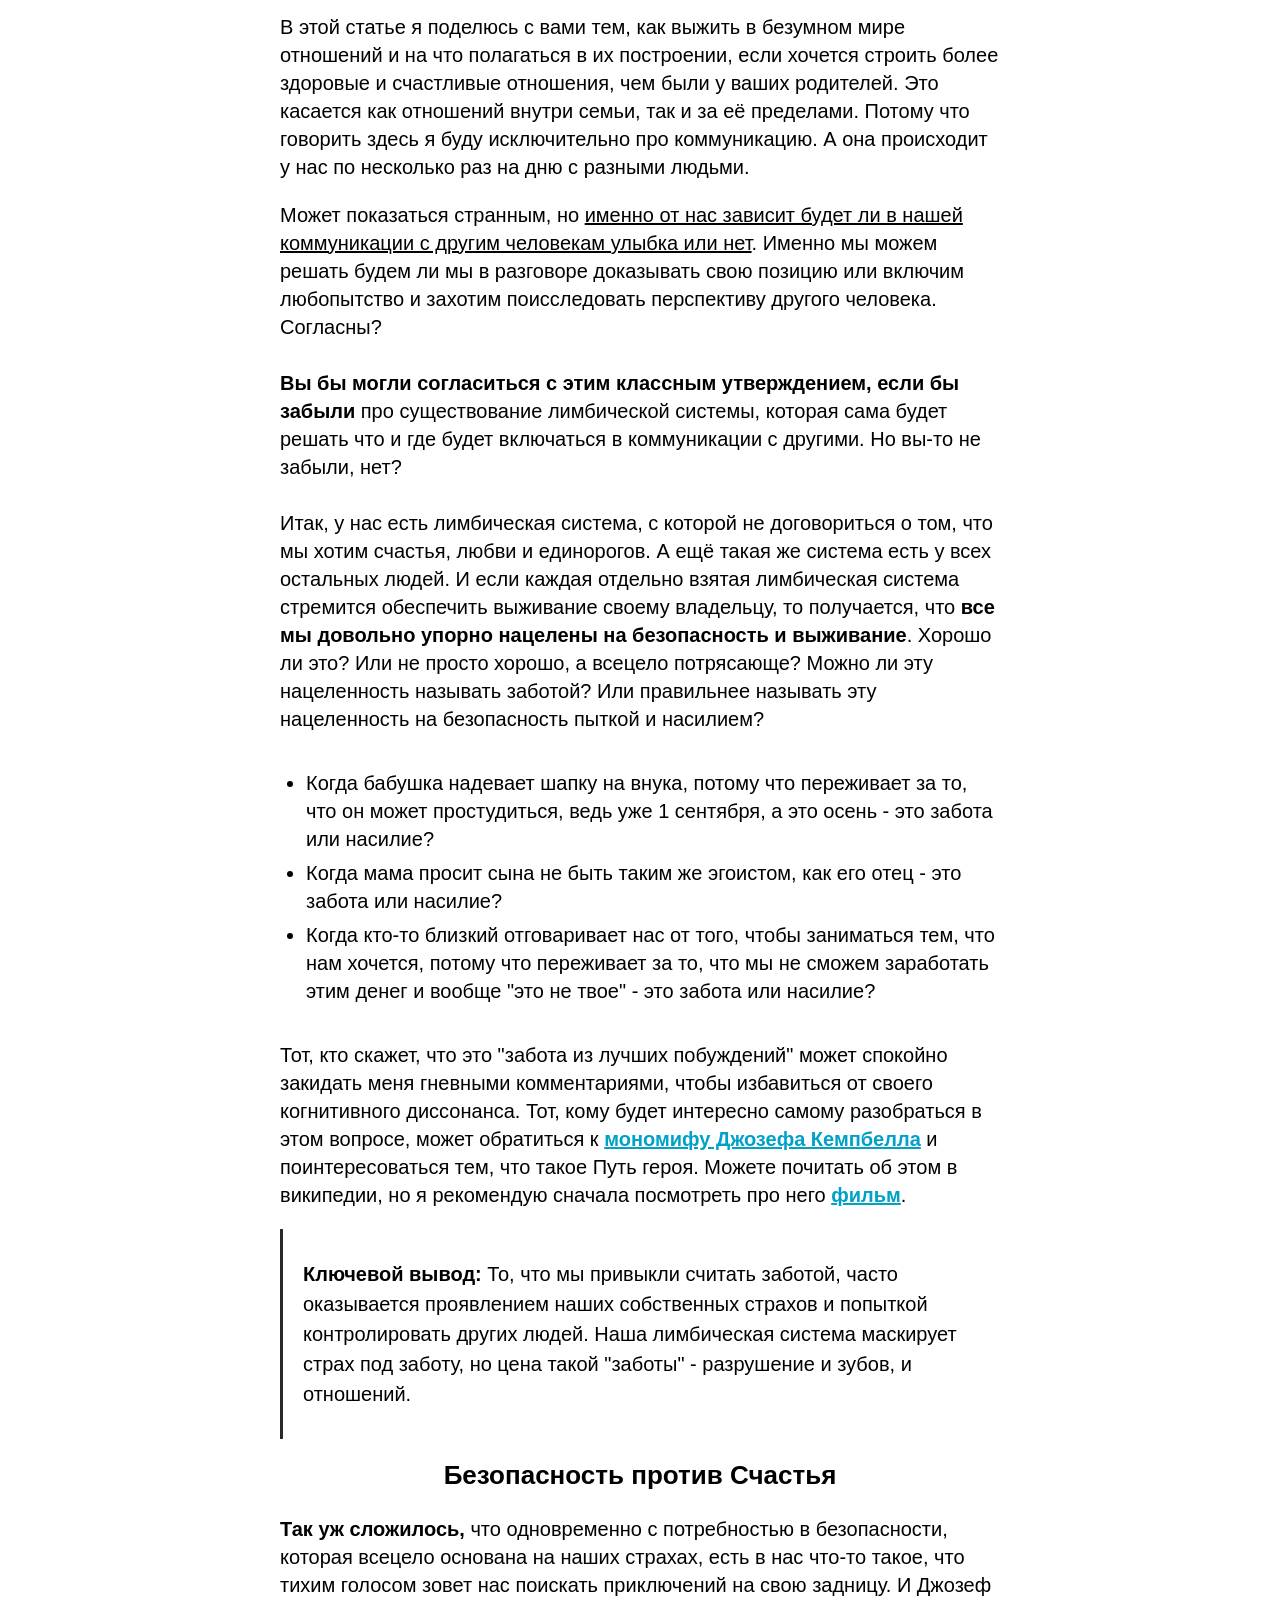
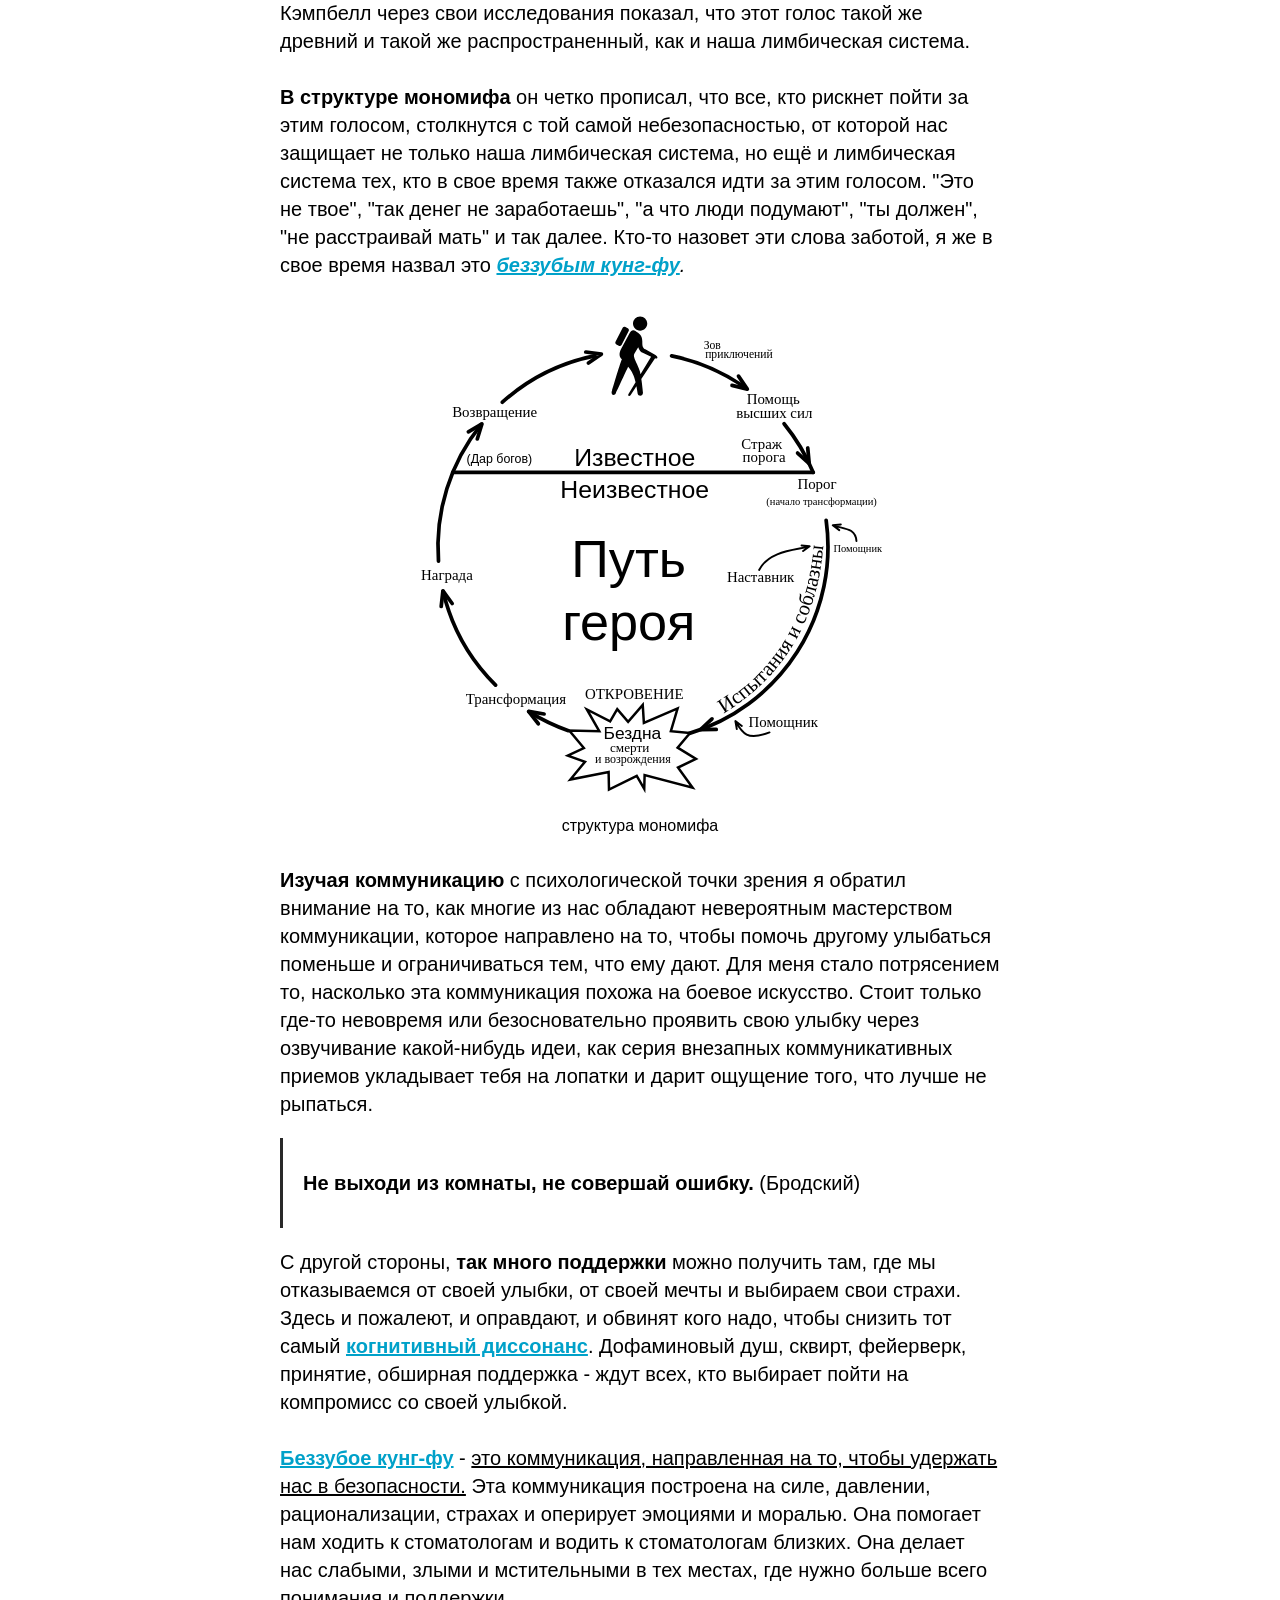
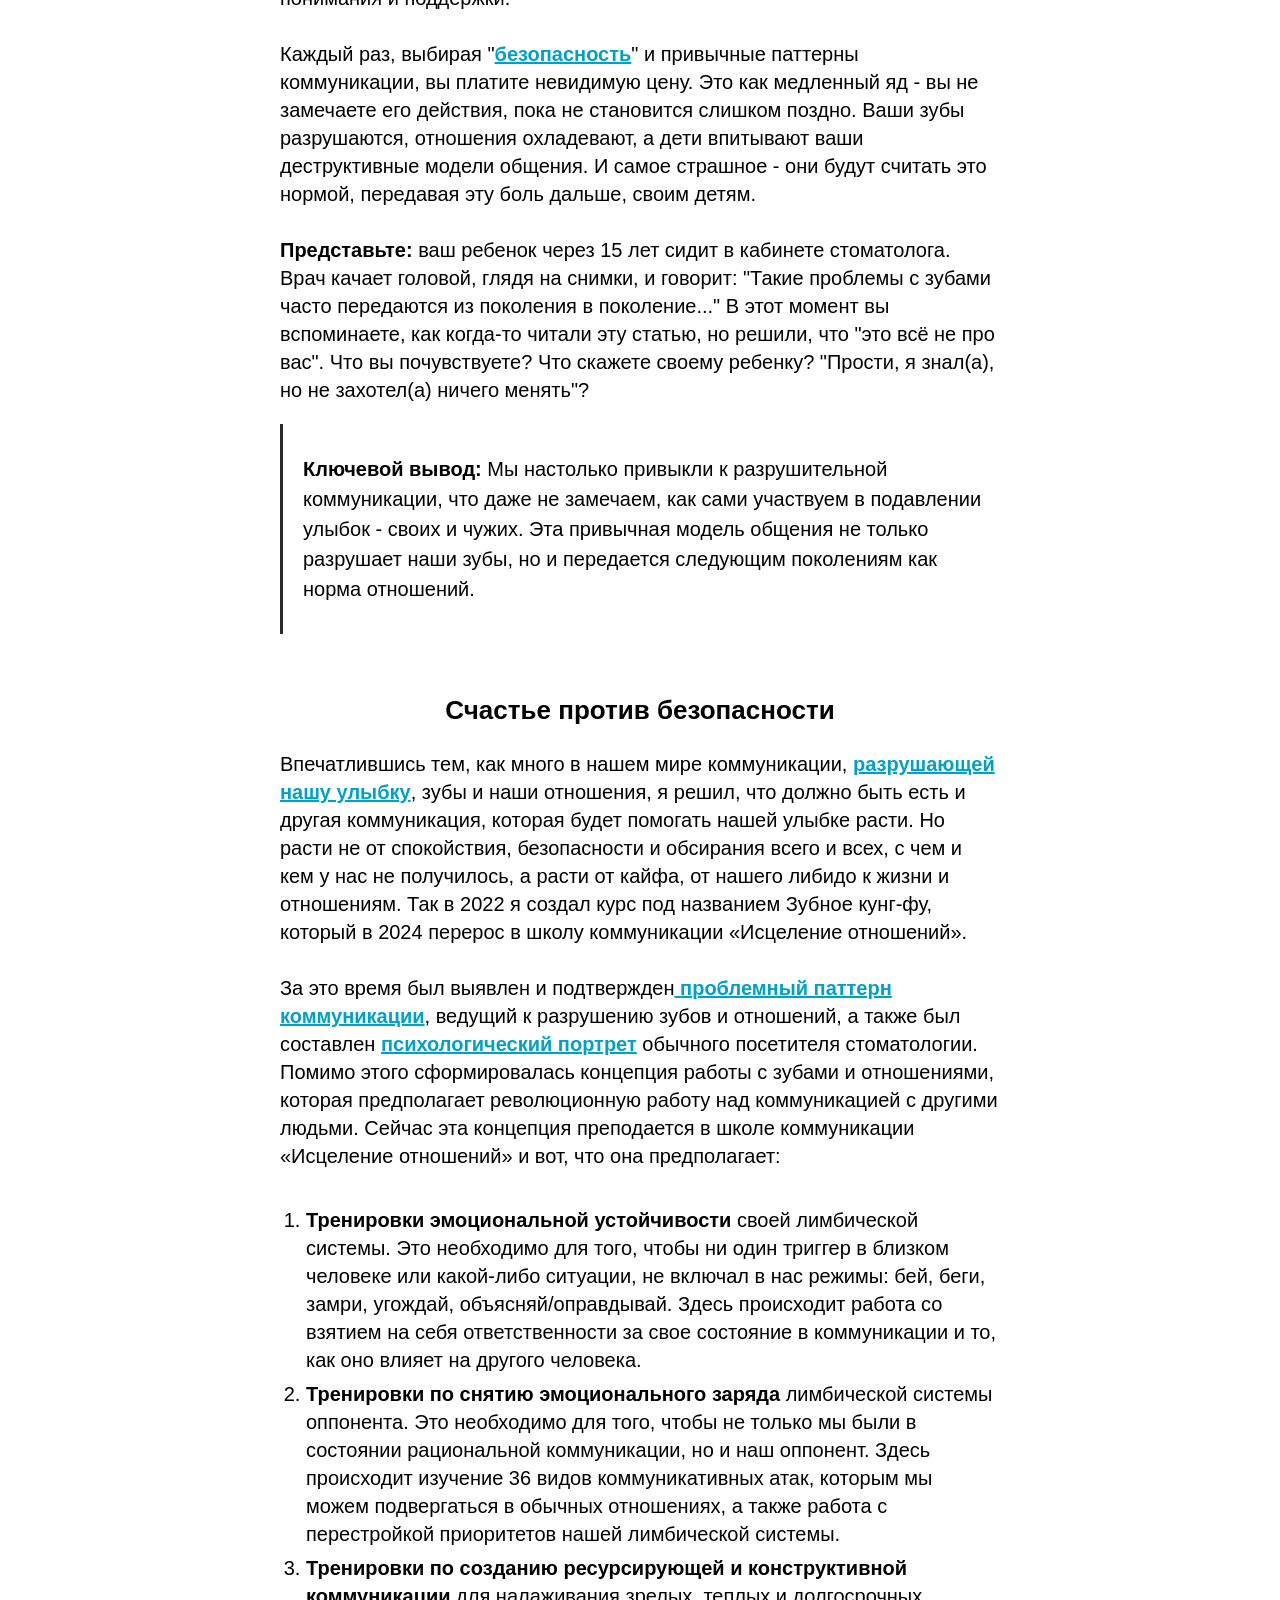
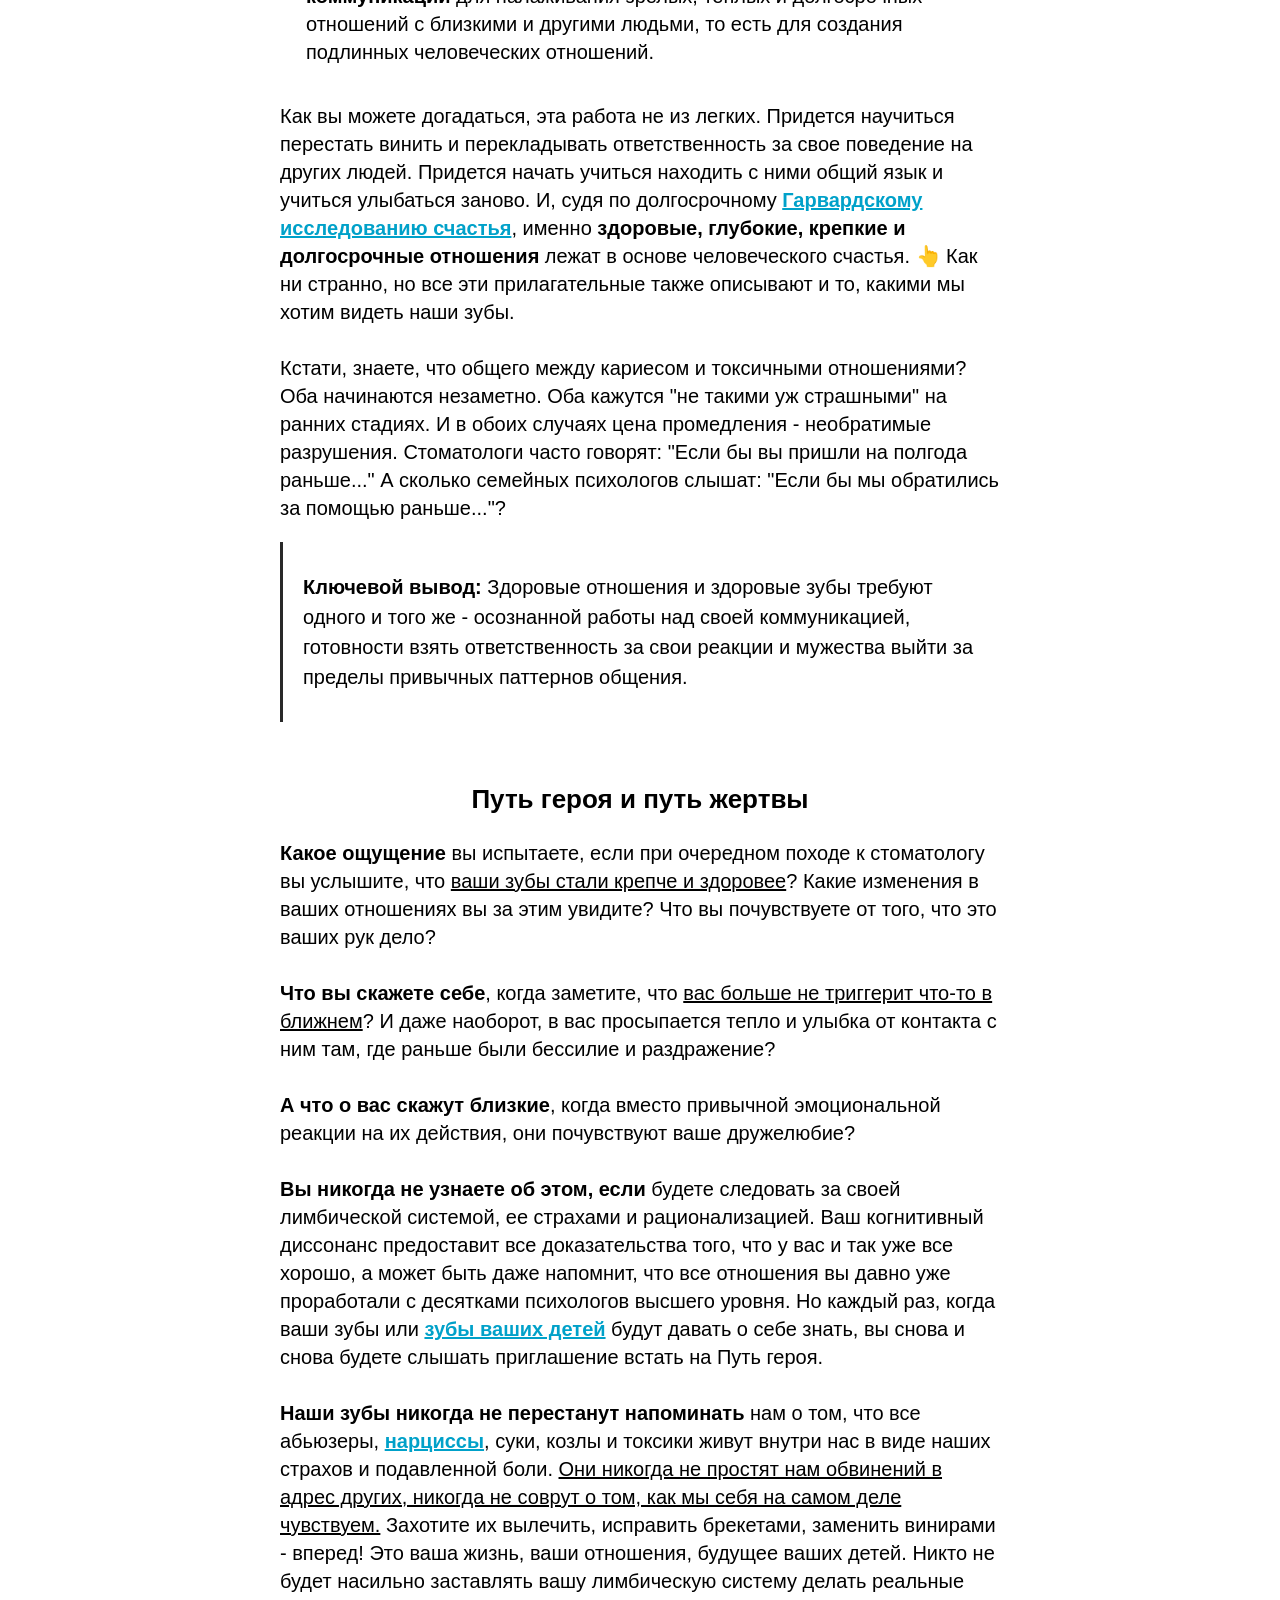
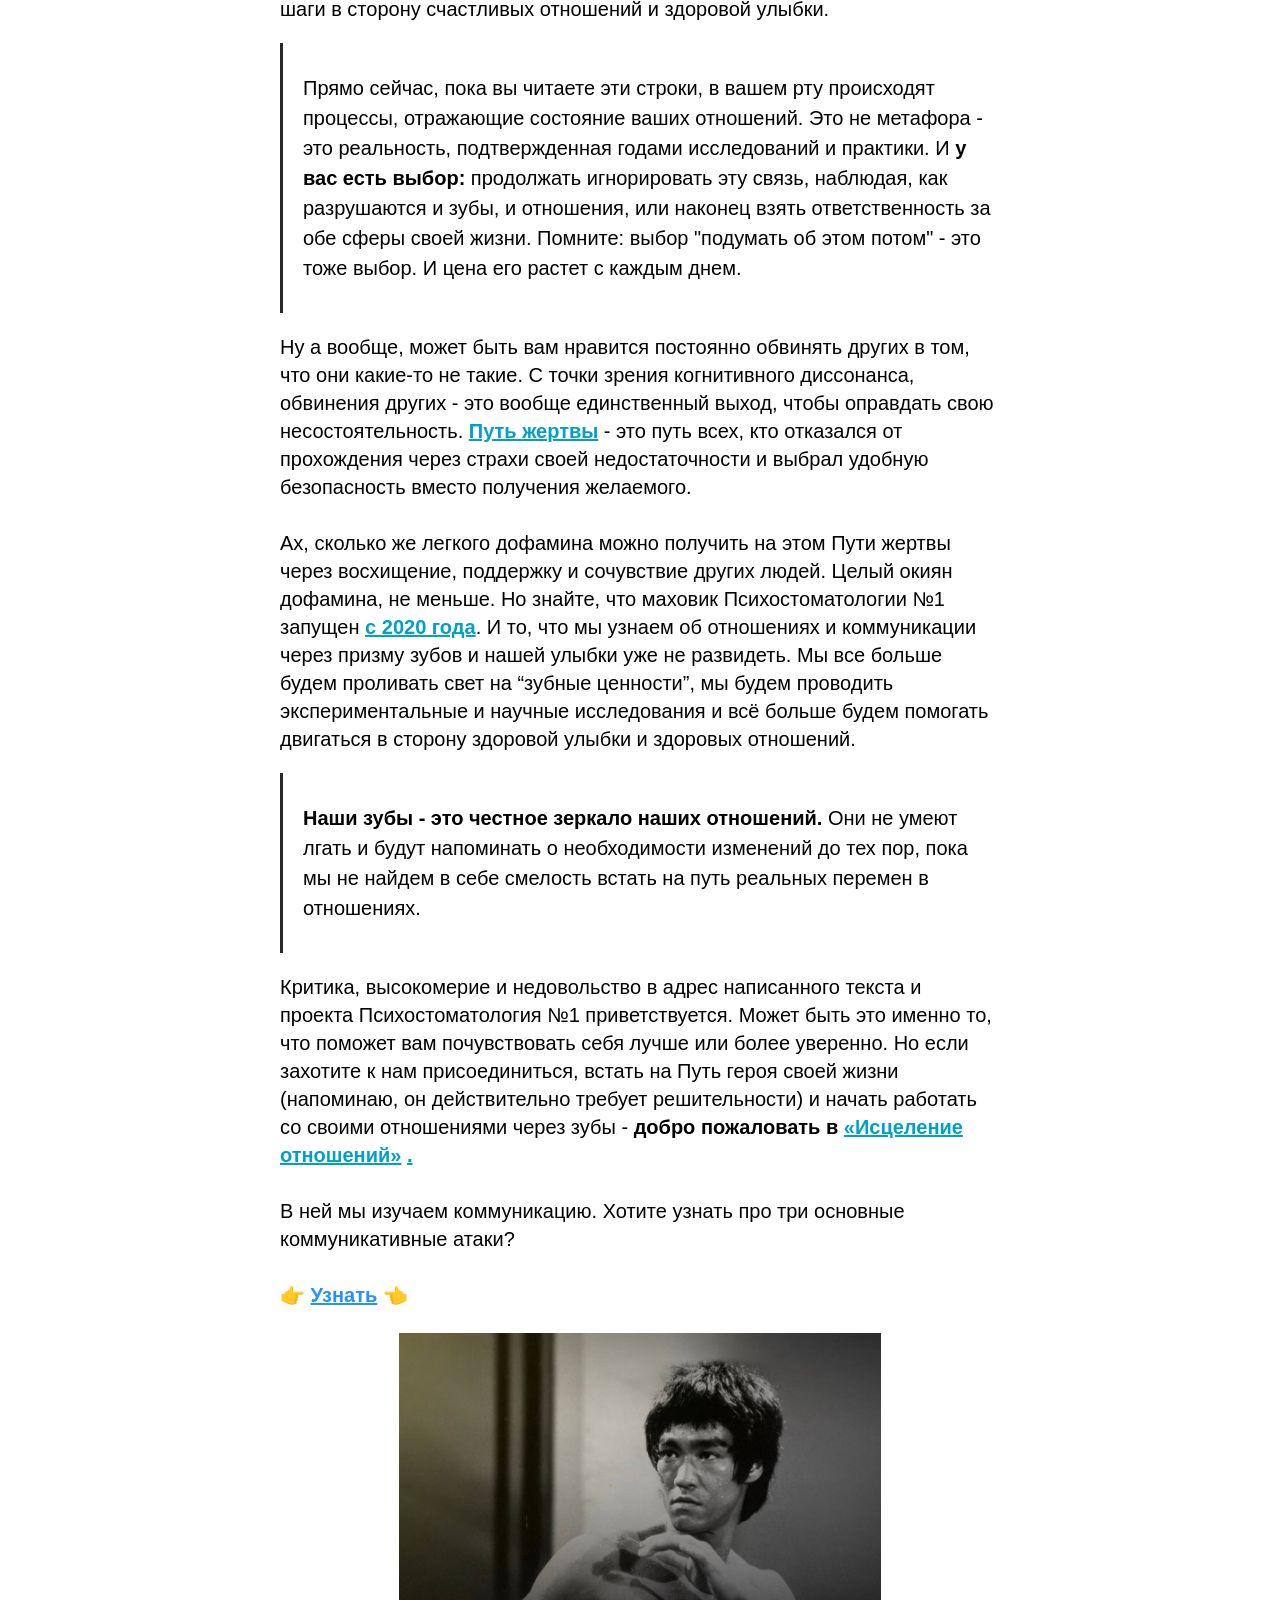
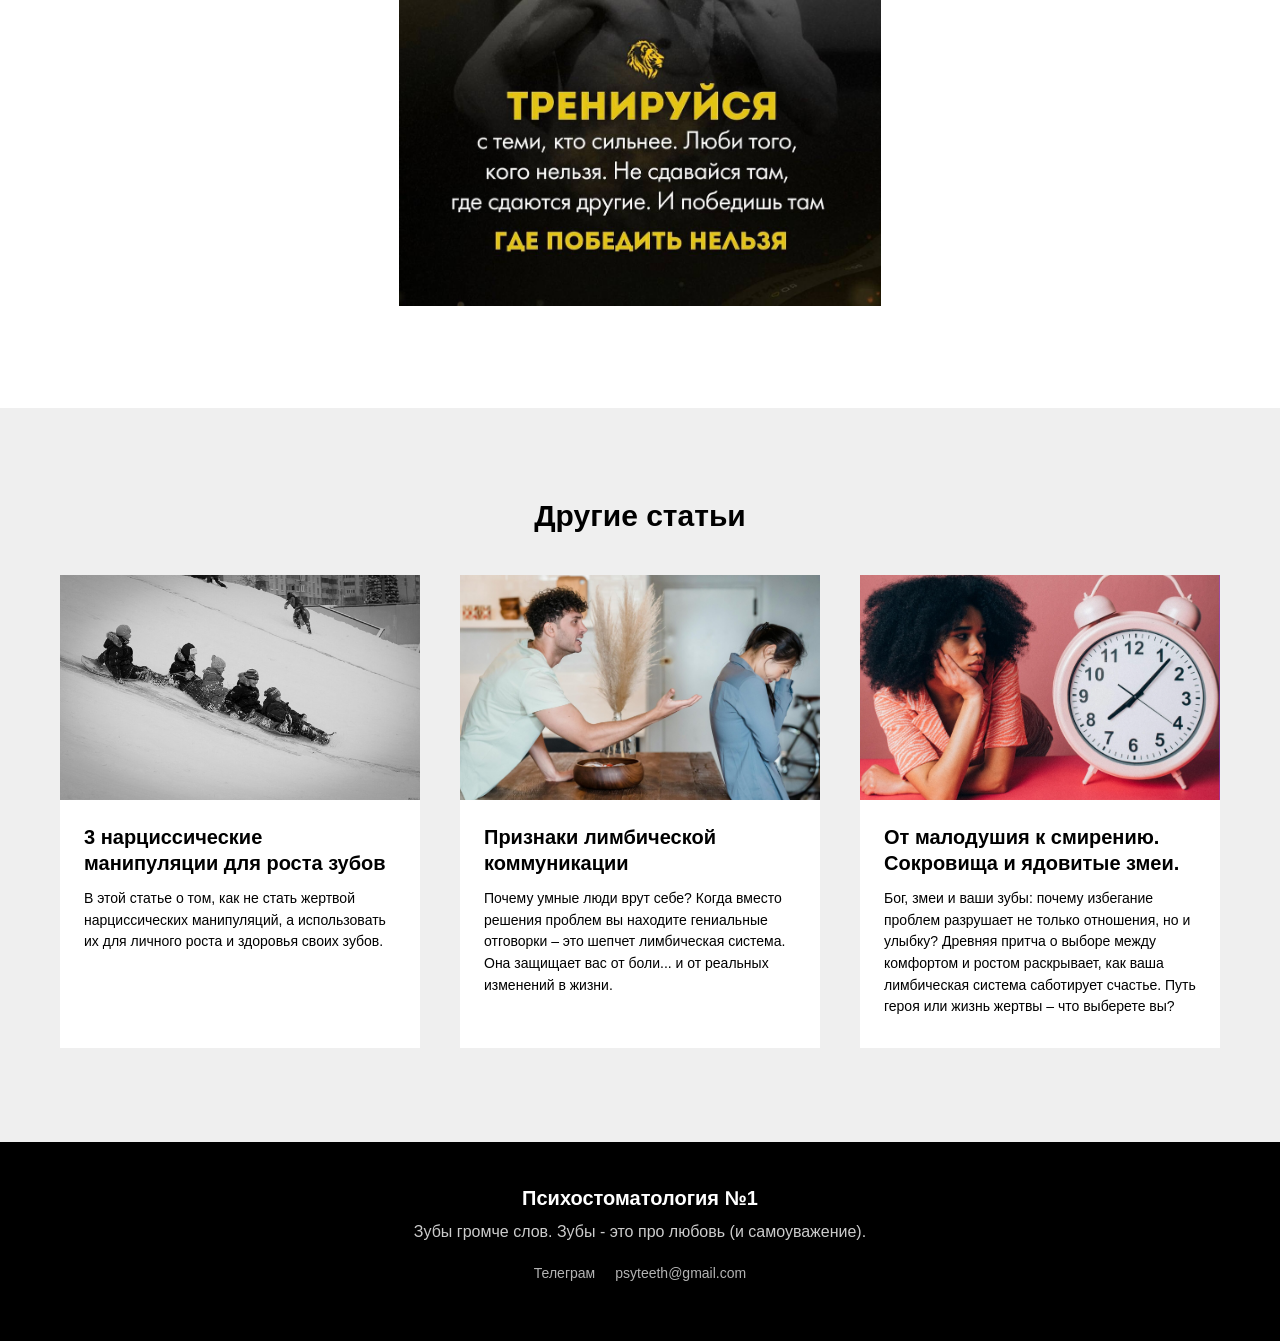
<file: tpost/xg83um4a61-rabota-s-zubami-cherez-otnosheniya/index.html>
<!DOCTYPE html>
<html lang="ru">
<head>
<meta charset="utf-8">
<meta name="viewport" content="width=device-width, initial-scale=1">
<title>Работа с зубами через отношения - Казаков Антон</title>
<meta name="description" content="То, что происходит с вашими зубами – не случайность и не генетика. Узнайте настоящую причину разрушения зубов, о которой молчат стоматологи и которую не замечают психологи.">
<link rel="canonical" href="https://psyteeth.ru/tpost/xg83um4a61-rabota-s-zubami-cherez-otnosheniya/">
<meta property="og:type" content="article">
<meta property="og:title" content="Работа с зубами через отношения">
<meta property="og:description" content="То, что происходит с вашими зубами – не случайность и не генетика. Узнайте настоящую причину разрушения зубов, о которой молчат стоматологи и которую не замечают психологи.">
<meta property="og:url" content="https://psyteeth.ru/tpost/xg83um4a61-rabota-s-zubami-cherez-otnosheniya/">
<meta property="og:image" content="https://psyteeth.ru/assets/img/66316361-priscilla-du-preez-x.jpg">
<meta name="twitter:card" content="summary_large_image">
<link rel="icon" href="../../assets/img/30326538-ttttt.svg" type="image/svg+xml">
<link rel="stylesheet" href="../../assets/css/style.css">
<script type="application/ld+json">{"@context": "https://schema.org", "@type": "BlogPosting", "headline": "Работа с зубами через отношения", "description": "То, что происходит с вашими зубами – не случайность и не генетика. Узнайте настоящую причину разрушения зубов, о которой молчат стоматологи и которую не замечают психологи.", "author": {"@type": "Person", "name": "Казаков Антон"}, "image": "https://psyteeth.ru/assets/img/66316361-priscilla-du-preez-x.jpg", "mainEntityOfPage": "https://psyteeth.ru/tpost/xg83um4a61-rabota-s-zubami-cherez-otnosheniya/"}</script>
</head>
<body>
<div class="post-bar">
  <a class="back" href="../../#blog" aria-label="Назад к блогу"><svg viewBox="0 0 24 24"><path d="M15 4 7 12l8 8"/></svg></a>
  <a class="post-bar__title" href="../../">Психостоматология</a>
</div>
<article class="post" itemscope itemtype="https://schema.org/BlogPosting">
  <h1 class="post__title" itemprop="headline">Работа с зубами через отношения</h1>
  <img class="post__cover" src="../../assets/img/66316361-priscilla-du-preez-x.jpg" alt="Работа с зубами через отношения">
  <div class="post__body" itemprop="articleBody">
<blockquote class="t-redactor__preface"><p style="text-align: center;"><strong>Работа с зубами через отношения</strong></p></blockquote><div class="t-redactor__text"><p style="text-align: left;"><sup>автор Антон Казаков</sup></p></div><div class="t-redactor__text">Из предыдущих статей вы узнали, что:<br /><br /><ul><li><strong><a href="../../tpost/2b5z7y31y1-kak-s-zubami-tak-i-s-lyudmi/">зубы отражают</a> </strong>особенности наших отношений с другими людьми</li><li>в случае угрозы нашему образу<a href="../../tpost/4pg2djogx1-neirofiziologiya-otnoshenii/"> </a><strong><a href="../../tpost/4pg2djogx1-neirofiziologiya-otnoshenii/">нашим мышлением и коммуникацией руководит</a> </strong>не конструктив и долгосрочные перспективы, а древняя лимбическая система и её инстинкты.</li></ul><br />В этой статье я поделюсь с вами тем, как выжить в безумном мире отношений и на что полагаться в их построении, если хочется строить более здоровые и счастливые отношения, чем были у ваших родителей. Это касается как отношений внутри семьи, так и за её пределами. Потому что говорить здесь я буду исключительно про коммуникацию. А она происходит у нас по несколько раз на дню с разными людьми.</div><div class="t-redactor__text">Может показаться странным, но <u>именно от нас зависит будет ли в нашей коммуникации с другим человекам улыбка или нет</u>. Именно мы можем решать будем ли мы в разговоре доказывать свою позицию или включим любопытство и захотим поисследовать перспективу другого человека. Согласны?<br /><br /><strong>Вы бы могли согласиться с этим классным утверждением, если бы забыли</strong> про существование лимбической системы, которая сама будет решать что и где будет включаться в коммуникации с другими. Но вы-то не забыли, нет?<br /><br />Итак, у нас есть лимбическая система, с которой не договориться о том, что мы хотим счастья, любви и единорогов. А ещё такая же система есть у всех остальных людей. И если каждая отдельно взятая лимбическая система стремится обеспечить выживание своему владельцу, то получается, что<strong> все мы довольно упорно нацелены на безопасность и выживание</strong>. Хорошо ли это? Или не просто хорошо, а всецело потрясающе? Можно ли эту нацеленность называть заботой? Или правильнее называть эту нацеленность на безопасность пыткой и насилием?<br /><br /><ul><li>Когда бабушка надевает шапку на внука, потому что переживает за то, что он может простудиться, ведь уже 1 сентября, а это осень - это забота или насилие?</li><li>Когда мама просит сына не быть таким же эгоистом, как его отец - это забота или насилие?</li><li>Когда кто-то близкий отговаривает нас от того, чтобы заниматься тем, что нам хочется, потому что переживает за то, что мы не сможем заработать этим денег и вообще "это не твое" - это забота или насилие?</li></ul><br />Тот, кто скажет, что это "забота из лучших побуждений" может спокойно закидать меня гневными комментариями, чтобы избавиться от своего когнитивного диссонанса. Тот, кому будет интересно самому разобраться в этом вопросе, может обратиться к <strong><a href="https://ru.wikipedia.org/wiki/Мономиф">мономифу Джозефа Кемпбелла</a></strong> и поинтересоваться тем, что такое Путь героя. Можете почитать об этом в википедии, но я рекомендую сначала посмотреть про него <strong><a href="https://yandex.ru/search/?text=finding+joe&amp;clid=2270455&amp;banerid=6302000000%3A6773bad0a4e750a02cbad592&amp;win=679&amp;lr=20728">фильм</a></strong>.</div><blockquote class="t-redactor__quote"><br /><strong>Ключевой вывод:</strong> То, что мы привыкли считать заботой, часто оказывается проявлением наших собственных страхов и попыткой контролировать других людей. Наша лимбическая система маскирует страх под заботу, но цена такой "заботы" - разрушение и зубов, и отношений.<br /><br /></blockquote><blockquote class="t-redactor__preface"><p style="text-align: center;"><strong>Безопасность против Счастья</strong></p></blockquote><div class="t-redactor__text"><strong>Так уж сложилось, </strong>что одновременно с потребностью в безопасности, которая всецело основана на наших страхах, есть в нас что-то такое, что тихим голосом зовет нас поискать приключений на свою задницу. И Джозеф Кэмпбелл через свои исследования показал, что этот голос такой же древний и такой же распространенный, как и наша лимбическая система.<br /><br /><strong>В структуре мономифа</strong> он четко прописал, что все, кто рискнет пойти за этим голосом, столкнутся с той самой небезопасностью, от которой нас защищает не только наша лимбическая система, но ещё и лимбическая система тех, кто в свое время также отказался идти за этим голосом. "Это не твое", "так денег не заработаешь", "а что люди подумают", "ты должен", "не расстраивай мать" и так далее. Кто-то назовет эти слова заботой, я же в свое время назвал это <strong><em><a href="https://t.me/psy_teeth/2280">беззубым кунг-фу</a></em></strong><em>.</em></div><figure>
<img src="../../assets/img/64393530-_.svg"  style=" margin: 0 auto;  width: 68.55%;  height: 68.87%; "  >
</figure><div class="t-redactor__text"><p style="text-align: center;"><sup>структура мономифа</sup></p></div><div class="t-redactor__text"><strong>Изучая коммуникацию</strong> с психологической точки зрения я обратил внимание на то, как многие из нас обладают невероятным мастерством коммуникации, которое направлено на то, чтобы помочь другому улыбаться поменьше и ограничиваться тем, что ему дают. Для меня стало потрясением то, насколько эта коммуникация похожа на боевое искусство. Стоит только где-то невовремя или безосновательно проявить свою улыбку через озвучивание какой-нибудь идеи, как серия внезапных коммуникативных приемов укладывает тебя на лопатки и дарит ощущение того, что лучше не рыпаться.</div><blockquote class="t-redactor__quote"><br /><strong>Не выходи из комнаты, не совершай ошибку.</strong> (Бродский)<br /><br /></blockquote><div class="t-redactor__text">С другой стороны, <strong>так много поддержки</strong> можно получить там, где мы отказываемся от своей улыбки, от своей мечты и выбираем свои страхи. Здесь и пожалеют, и оправдают, и обвинят кого надо, чтобы снизить тот самый <strong><a href="https://ru.wikipedia.org/wiki/Когнитивный_диссонанс">когнитивный диссонанс</a></strong>. Дофаминовый душ, сквирт, фейерверк, принятие, обширная поддержка - ждут всех, кто выбирает пойти на компромисс со своей улыбкой.<br /><br /><strong><a href="https://t.me/psy_teeth/22035">Беззубое кунг-фу</a></strong> - <u>это коммуникация, направленная на то, чтобы удержать нас в безопасности.</u> Эта коммуникация построена на силе, давлении, рационализации, страхах и оперирует эмоциями и моралью. Она помогает нам ходить к стоматологам и водить к стоматологам близких. Она делает нас слабыми, злыми и мстительными в тех местах, где нужно больше всего понимания и поддержки.<br /><br />Каждый раз, выбирая "<strong><a href="https://t.me/psy_teeth/12995">безопасность</a></strong>" и привычные паттерны коммуникации, вы платите невидимую цену. Это как медленный яд - вы не замечаете его действия, пока не становится слишком поздно. Ваши зубы разрушаются, отношения охладевают, а дети впитывают ваши деструктивные модели общения. И самое страшное - они будут считать это нормой, передавая эту боль дальше, своим детям.<br /><br /><strong>Представьте:</strong> ваш ребенок через 15 лет сидит в кабинете стоматолога. Врач качает головой, глядя на снимки, и говорит: "Такие проблемы с зубами часто передаются из поколения в поколение..." В этот момент вы вспоминаете, как когда-то читали эту статью, но решили, что "это всё не про вас". Что вы почувствуете? Что скажете своему ребенку? "Прости, я знал(а), но не захотел(а) ничего менять"?</div><blockquote class="t-redactor__quote"><br /><strong>Ключевой вывод: </strong>Мы настолько привыкли к разрушительной коммуникации, что даже не замечаем, как сами участвуем в подавлении улыбок - своих и чужих. Эта привычная модель общения не только разрушает наши зубы, но и передается следующим поколениям как норма отношений.<br /><br /></blockquote><blockquote class="t-redactor__preface"><br /><p style="text-align: center;"><strong>Счастье против безопасности</strong></p></blockquote><div class="t-redactor__text">Впечатлившись тем, как много в нашем мире коммуникации, <strong><a href="https://t.me/psy_teeth/2280">разрушающей нашу улыбку</a></strong>, зубы и наши отношения, я решил, что должно быть есть и другая коммуникация, которая будет помогать нашей улыбке расти. Но расти не от спокойствия, безопасности и обсирания всего и всех, с чем и кем у нас не получилось, а расти от кайфа, от нашего либидо к жизни и отношениям. Так в 2022 я создал курс под названием Зубное кунг-фу, который в 2024 перерос в школу коммуникации «Исцеление отношений».<br /><br />За это время был выявлен и подтвержден<a href="https://zondi.su/docs/2024_09_01/26zTAFEzd9iyFQGB9HKySriYb.pdf"> </a><strong><a href="https://zondi.su/docs/2024_09_01/26zTAFEzd9iyFQGB9HKySriYb.pdf">проблемный паттерн коммуникации</a></strong>, ведущий к разрушению зубов и отношений, а также был составлен <strong><a href="https://t.me/psy_teeth_official/62?single">психологический портрет</a></strong> обычного посетителя стоматологии. Помимо этого сформировалась концепция работы с зубами и отношениями, которая предполагает революционную работу над коммуникацией с другими людьми. Сейчас эта концепция преподается в школе коммуникации «Исцеление отношений» и вот, что она предполагает:<br /><br /><ol><li><strong>Тренировки эмоциональной устойчивости</strong> своей лимбической системы. Это необходимо для того, чтобы ни один триггер в близком человеке или какой-либо ситуации, не включал в нас режимы: бей, беги, замри, угождай, объясняй/оправдывай. Здесь происходит работа со взятием на себя ответственности за свое состояние в коммуникации и то, как оно влияет на другого человека.</li><li><strong>Тренировки по снятию эмоционального заряда</strong> лимбической системы оппонента. Это необходимо для того, чтобы не только мы были в состоянии рациональной коммуникации, но и наш оппонент. Здесь происходит изучение 36 видов коммуникативных атак, которым мы можем подвергаться в обычных отношениях, а также работа с перестройкой приоритетов нашей лимбической системы.</li><li><strong>Тренировки по созданию ресурсирующей и конструктивной коммуникации</strong> для налаживания зрелых, теплых и долгосрочных отношений с близкими и другими людьми, то есть для создания подлинных человеческих отношений.</li></ol><br />Как вы можете догадаться, эта работа не из легких. Придется научиться перестать винить и перекладывать ответственность за свое поведение на других людей. Придется начать учиться находить с ними общий язык и учиться улыбаться заново. И, судя по долгосрочному <strong><a href="https://econs.online/articles/coffee-break/chto-nuzhno-dlya-schastya/">Гарвардскому исследованию счастья</a></strong>, именно <strong>здоровые, глубокие, крепкие и долгосрочные отношения</strong> лежат в основе человеческого счастья. 👆 Как ни странно, но все эти прилагательные также описывают и то, какими мы хотим видеть наши зубы.<br /><br />Кстати, знаете, что общего между кариесом и токсичными отношениями? Оба начинаются незаметно. Оба кажутся "не такими уж страшными" на ранних стадиях. И в обоих случаях цена промедления - необратимые разрушения. Стоматологи часто говорят: "Если бы вы пришли на полгода раньше..." А сколько семейных психологов слышат: "Если бы мы обратились за помощью раньше..."?</div><blockquote class="t-redactor__quote"><br /><strong>Ключевой вывод:</strong> Здоровые отношения и здоровые зубы требуют одного и того же - осознанной работы над своей коммуникацией, готовности взять ответственность за свои реакции и мужества выйти за пределы привычных паттернов общения.<br /><br /></blockquote><blockquote class="t-redactor__preface"><br /><p style="text-align: center;"><strong>Путь героя и путь жертвы</strong></p></blockquote><div class="t-redactor__text"><strong>Какое ощущение</strong> вы испытаете, если при очередном походе к стоматологу вы услышите, что <u>ваши зубы стали крепче и здоровее</u>? Какие изменения в ваших отношениях вы за этим увидите? Что вы почувствуете от того, что это ваших рук дело?<br /><br /><strong>Что вы скажете себе</strong>, когда заметите, что <u>вас больше не триггерит что-то в ближнем</u>? И даже наоборот, в вас просыпается тепло и улыбка от контакта с ним там, где раньше были бессилие и раздражение?<br /><br /><strong>А что о вас скажут близкие</strong>, когда вместо привычной эмоциональной реакции на их действия, они почувствуют ваше дружелюбие?<br /><br /><strong>Вы никогда не узнаете об этом, если</strong> будете следовать за своей лимбической системой, ее страхами и рационализацией. Ваш когнитивный диссонанс предоставит все доказательства того, что у вас и так уже все хорошо, а может быть даже напомнит, что все отношения вы давно уже проработали с десятками психологов высшего уровня. Но каждый раз, когда ваши зубы или <strong><a href="https://t.me/psy_teeth/4214">зубы ваших детей</a></strong> будут давать о себе знать, вы снова и снова будете слышать приглашение встать на Путь героя.<br /><br /><strong>Наши зубы никогда не перестанут напоминать</strong> нам о том, что все абьюзеры, <strong><a href="https://t.me/psy_teeth/33953">нарциссы</a></strong>, суки, козлы и токсики живут внутри нас в виде наших страхов и подавленной боли. <u>Они никогда не простят нам обвинений в адрес других, никогда не соврут о том, как мы себя на самом деле чувствуем.</u> Захотите их вылечить, исправить брекетами, заменить винирами - вперед! Это ваша жизнь, ваши отношения, будущее ваших детей. Никто не будет насильно заставлять вашу лимбическую систему делать реальные шаги в сторону счастливых отношений и здоровой улыбки.</div><blockquote class="t-redactor__quote"><br />Прямо сейчас, пока вы читаете эти строки, в вашем рту происходят процессы, отражающие состояние ваших отношений. Это не метафора - это реальность, подтвержденная годами исследований и практики. И<strong> у вас есть выбор: </strong>продолжать игнорировать эту связь, наблюдая, как разрушаются и зубы, и отношения, или наконец взять ответственность за обе сферы своей жизни. Помните: выбор "подумать об этом потом" - это тоже выбор. И цена его растет с каждым днем.<br /><br /></blockquote><div class="t-redactor__text">Ну а вообще, может быть вам нравится постоянно обвинять других в том, что они какие-то не такие. С точки зрения когнитивного диссонанса, обвинения других - это вообще единственный выход, чтобы оправдать свою несостоятельность. <strong><a href="https://t.me/psy_teeth/22813">Путь жертвы</a></strong> - это путь всех, кто отказался от прохождения через страхи своей недостаточности и выбрал удобную безопасность вместо получения желаемого.<br /><br />Ах, сколько же легкого дофамина можно получить на этом Пути жертвы через восхищение, поддержку и сочувствие других людей. Целый окиян дофамина, не меньше. Но знайте, что маховик Психостоматологии №1 запущен <strong><a href="https://psy20science.ru/blog/teeth">с 2020 года</a></strong>. И то, что мы узнаем об отношениях и коммуникации через призму зубов и нашей улыбки уже не развидеть. Мы все больше будем проливать свет на “зубные ценности”, мы будем проводить экспериментальные и научные исследования и всё больше будем помогать двигаться в сторону здоровой улыбки и здоровых отношений.</div><blockquote class="t-redactor__quote"><br /><strong>Наши зубы - это честное зеркало наших отношений.</strong> Они не умеют лгать и будут напоминать о необходимости изменений до тех пор, пока мы не найдем в себе смелость встать на путь реальных перемен в отношениях.<br /><br /></blockquote><div class="t-redactor__text">Критика, высокомерие и недовольство в адрес написанного текста и проекта Психостоматология №1 приветствуется. Может быть это именно то, что поможет вам почувствовать себя лучше или более уверенно. Но если захотите к нам присоединиться, встать на Путь героя своей жизни (напоминаю, он действительно требует решительности) и начать работать со своими отношениями через зубы - <strong>добро пожаловать в <a href="https://psyteeth.ru/io">«Исцеление отношений»</a> <a href="https://psyteeth.ru/io">.</a></strong><br /><br />В ней мы изучаем коммуникацию. Хотите узнать про три основные коммуникативные атаки?<br /><br /><a href="https://psyteeth.ru/io"> </a>👉 <strong style="color: rgb(37, 145, 253);"><a href="../../tpost/5kuc10joi1-3-nartsissicheskie-manipulyatsii-dlya-ro/" style="color: rgb(37, 145, 253);">Узнать</a></strong> 👈</div><figure>
<img src="../../assets/img/32383363-photo_2024-09-11_09-.jpg"  style=" margin: 0 auto;  width: 66.84%;  height: 79.59%; "  >
</figure>
  </div>
</article>
<section class="related">
  <div class="container">
    <h2 class="section-title" style="font-size:30px;margin-bottom:40px">Другие статьи</h2>
    <div class="feed"><div class="feed__track">
<a class="card" href="../../tpost/5kuc10joi1-3-nartsissicheskie-manipulyatsii-dlya-ro/"><img class="card__img" src="../../assets/img/65336437-photo.jpg" alt="3 нарциссические манипуляции для роста зубов" loading="lazy"><div class="card__body"><h3 class="card__title">3 нарциссические манипуляции для роста зубов</h3><p class="card__descr">В этой статье о том, как не стать жертвой нарциссических манипуляций, а использовать их для личного роста и здоровья своих зубов.</p></div></a>
<a class="card" href="../../tpost/fkoyrnydv1-priznaki-limbicheskoi-kommunikatsii/"><img class="card__img" src="../../assets/img/34646366-pexels-timur-weber-8.jpg" alt="Признаки лимбической коммуникации" loading="lazy"><div class="card__body"><h3 class="card__title">Признаки лимбической коммуникации</h3><p class="card__descr">Почему умные люди врут себе? Когда вместо решения проблем вы находите гениальные отговорки – это шепчет лимбическая система. Она защищает вас от боли... и от реальных изменений в жизни.</p></div></a>
<a class="card" href="../../tpost/jg9p8c63y1-ot-malodushiya-k-smireniyu-sokrovischa-i/"><img class="card__img" src="../../assets/img/62353565-image_2025-03-01_205.png" alt="От малодушия к смирению. Сокровища и ядовитые змеи." loading="lazy"><div class="card__body"><h3 class="card__title">От малодушия к смирению. Сокровища и ядовитые змеи.</h3><p class="card__descr">Бог, змеи и ваши зубы: почему избегание проблем разрушает не только отношения, но и улыбку? Древняя притча о выборе между комфортом и ростом раскрывает, как ваша лимбическая система саботирует счастье. Путь героя или жизнь жертвы – что выберете вы?</p></div></a>
    </div></div>
  </div>
</section>
<footer class="footer">
  <div class="footer__title">Психостоматология №1</div>
  <div class="footer__text">Зубы громче слов. Зубы - это про любовь (и самоуважение).</div>
  <div class="footer__links"><a href="https://t.me/psyteeth">Телеграм</a><a href="mailto:psyteeth@gmail.com">psyteeth@gmail.com</a></div>
</footer>
<script src="../../assets/js/main.js" defer></script>
</body>
</html>
</file>
<file: assets/css/style.css>
/* Психостоматология №1 — static port of the Tilda site */
*,*::before,*::after{box-sizing:border-box}
html{scroll-behavior:smooth;-webkit-text-size-adjust:100%}
body{margin:0;font-family:Arial,"Noto Color Emoji",sans-serif;color:#000;background:#fff;font-weight:300;-webkit-font-smoothing:antialiased}
img{max-width:100%;height:auto;display:block}
a{color:inherit}
p{margin:0}
strong,b{font-weight:600}
:root{
  --accent:#00a1c9;
  --orange:#ff5136;
  --gray:#757575;
  --container:1200px;
  --header-h:90px;
}
section[id]{scroll-margin-top:var(--header-h)}
.container{max-width:var(--container);margin:0 auto;padding:0 20px}
.narrow{max-width:760px;margin:0 auto}
.center{text-align:center}
.section{padding:150px 0}
.section--tight{padding:90px 0}
.bg-blue{background:#e1eefe}
.bg-light{background:#f5f5f5}
.bg-light2{background:#efefef}
.bg-light3{background:#eee}
.bg-dark{background:#353434;color:#fff}
.bg-black{background:#000;color:#fff}
.section-title{font-size:42px;line-height:1.23;font-weight:600;margin:0 0 20px;text-align:center}
.section-descr{font-size:24px;line-height:1.5;text-align:center;margin:0 auto 90px;max-width:760px}
.name-xl{font-size:24px;line-height:1.35;font-weight:600;margin:0 0 12px}
.descr-xs{font-size:16px;line-height:1.55;color:var(--gray)}
.descr-xl{font-size:24px;line-height:1.5;color:var(--gray)}
.descr-xl strong{color:#000}
.link{color:var(--accent);text-decoration:none;border-bottom:1px solid rgba(0,161,201,.35)}
.link:hover{border-bottom-color:var(--accent)}

/* ---------- header ---------- */
.header{position:fixed;top:0;left:0;right:0;z-index:100;height:var(--header-h);background:rgba(255,255,255,.9);backdrop-filter:blur(6px);-webkit-backdrop-filter:blur(6px);transition:box-shadow .2s}
.header.is-scrolled{box-shadow:0 1px 0 rgba(0,0,0,.08)}
.header__inner{height:100%;display:flex;align-items:center;gap:40px;padding:0 40px}
.header__logo img{height:53px;width:58px}
.header__nav{display:flex;gap:30px;flex:1}
.header__nav a{font-size:20px;text-transform:uppercase;color:#292929;text-decoration:none;font-weight:300}
.header__nav a:hover,.header__nav a.is-active{text-decoration:underline;text-underline-offset:6px}
.header__cta{color:var(--accent);text-decoration:none;font-size:20px;white-space:nowrap}
.header__social{display:flex;gap:8px}
.header__social a{width:30px;height:30px;border-radius:50%;background:#000;display:flex;align-items:center;justify-content:center}
.header__social svg{width:16px;height:16px;fill:#fff}
.burger{display:none;margin-left:auto;background:none;border:0;padding:8px;cursor:pointer}
.burger span{display:block;width:26px;height:2px;background:#000;margin:6px 0;transition:.2s}
.header--dark{background:rgba(17,17,17,.9)}
.header--dark .header__nav a,.header--dark .header__brand{color:#fff}
.header--dark .burger span{background:#fff}
.header__brand{font-size:16px;color:#fff;text-decoration:none;white-space:nowrap}

/* ---------- cover ---------- */
.cover{position:relative;min-height:100vh;display:flex;align-items:center;justify-content:center;text-align:center;color:#fff;background:#000 center/cover no-repeat;padding:calc(var(--header-h) + 40px) 20px 90px}
.cover::before{content:"";position:absolute;inset:0;background:rgba(0,0,0,.7)}
.cover--soft::before{background:linear-gradient(rgba(0,0,0,.5),rgba(0,0,0,.7))}
.cover__inner{position:relative;max-width:min(1000px,100%);overflow-wrap:break-word}
.cover__uptitle{font-size:14px;font-weight:600;letter-spacing:2.5px;text-transform:uppercase;line-height:1.6;margin-bottom:30px}
.cover__title{font-size:72px;line-height:1.17;font-weight:600;letter-spacing:.5px;margin:0 0 30px}
.cover__title--md{font-size:47px}
.cover__descr{font-size:24px;line-height:1.5}
.cover__arrow{position:absolute;left:50%;bottom:30px;transform:translateX(-50%);width:38px;height:20px;animation:nudge 2s ease-in-out infinite}
.cover__arrow svg{stroke:#fff;fill:none;stroke-width:2}
@keyframes nudge{0%,100%{transform:translate(-50%,0)}50%{transform:translate(-50%,8px)}}

/* ---------- features ---------- */
.features{display:grid;grid-template-columns:1fr 1fr;gap:60px 60px}
.feature img{width:60px;height:60px;margin-bottom:24px}
.feature ol{margin:0;padding-left:20px}
.feature ol li{margin-bottom:6px}

/* ---------- accordion (prices) ---------- */
.accordion{max-width:760px;margin:0 auto}
.acc-item{border-bottom:1px solid rgba(0,0,0,.2)}
.acc-item:first-child{border-top:1px solid rgba(0,0,0,.2)}
.acc-item summary{list-style:none;cursor:pointer;display:flex;justify-content:space-between;align-items:center;gap:20px;padding:24px 0;font-size:24px;line-height:1.35;font-weight:600}
.acc-item summary::-webkit-details-marker{display:none}
.acc-item summary::after{content:"";flex:0 0 24px;height:24px;background:linear-gradient(#000,#000) center/24px 1px no-repeat,linear-gradient(#000,#000) center/1px 24px no-repeat;transition:transform .25s}
.acc-item[open] summary::after{transform:rotate(45deg)}
.acc-body{font-size:18px;line-height:1.55;padding:0 0 30px}
.acc-body p+p,.acc-body p+ul,.acc-body ul+p{margin-top:14px}
.acc-body ul{margin:8px 0;padding-left:22px}

.btn{display:inline-block;background:var(--accent);color:#fff;text-decoration:none;font-size:22px;font-weight:600;line-height:1.4;padding:15px 50px;border-radius:100px;transition:filter .2s}
.btn:hover{filter:brightness(1.1)}
.btn--green{background:#00a70b}
.btn-wrap{text-align:center;padding:30px 0 60px}

/* ---------- reviews ---------- */
.reviews{display:grid;grid-template-columns:1fr 1fr;gap:40px}
.review{background:#fff;padding:40px;display:flex;flex-direction:column;justify-content:space-between;gap:30px}
.review__text{font-size:18px;line-height:1.55}
.review__author{display:flex;align-items:center;gap:16px}
.review__author img{width:60px;height:60px;border-radius:50%;object-fit:cover}
.review__name{font-size:16px;font-weight:600}
.review__tg{display:inline-flex;margin-top:6px}
.review__tg svg{width:18px;height:18px;fill:#000}

/* ---------- text + video ---------- */
.textvideo{display:grid;grid-template-columns:1fr 1fr;gap:40px;align-items:center}
.textvideo__text{font-size:16px;line-height:1.55}
.textvideo__text h3{font-size:20px;margin:0 0 20px;font-weight:600}
.textvideo__text p+p{margin-top:16px}
.video{position:relative;aspect-ratio:16/9;background:#000}
.video iframe{position:absolute;inset:0;width:100%;height:100%;border:0}

/* ---------- team ---------- */
.team{display:grid;grid-template-columns:repeat(4,1fr);gap:40px;text-align:center}
.team__photo{width:200px;height:200px;border-radius:50%;object-fit:cover;margin:0 auto 24px}
.team__name{font-size:20px;font-weight:600;margin-bottom:6px}
.team__role{font-size:14px;color:var(--gray);margin-bottom:16px}
.team__text{font-size:14px;line-height:1.55}

/* ---------- blog cards ---------- */
.feed{position:relative}
.feed__track{display:grid;grid-auto-flow:column;grid-auto-columns:calc((100% - 80px)/3);gap:40px;overflow-x:auto;scroll-snap-type:x mandatory;scrollbar-width:none;padding-bottom:4px}
.feed__track::-webkit-scrollbar{display:none}
.card{scroll-snap-align:start;background:#fff;text-decoration:none;color:#000;display:flex;flex-direction:column;transition:transform .2s,box-shadow .2s}
.card:hover{transform:translateY(-3px);box-shadow:0 10px 30px rgba(0,0,0,.08)}
.card__img{aspect-ratio:16/10;object-fit:cover;width:100%}
.card__body{padding:24px 24px 30px;display:flex;flex-direction:column;flex:1}
.card__title{font-size:20px;line-height:1.3;font-weight:600;margin:0 0 12px}
.card__descr{font-size:14px;line-height:1.55;flex:1}
.card__date{font-size:10px;font-weight:600;color:rgba(0,0,0,.5);margin-top:16px}
.feed__arrow{position:absolute;top:35%;width:40px;height:40px;border-radius:50%;background:#333;border:0;cursor:pointer;display:flex;align-items:center;justify-content:center;z-index:2}
.feed__arrow svg{width:12px;height:12px;stroke:#fff;fill:none;stroke-width:2.5}
.feed__arrow--prev{left:-60px}
.feed__arrow--next{right:-60px}
.feed__arrow[disabled]{opacity:.25;cursor:default}

/* ---------- footer ---------- */
.footer{background:#000;color:#fff;text-align:center;padding:45px 20px 60px}
.footer__title{font-size:20px;font-weight:600;margin-bottom:10px}
.footer__text{font-size:16px;line-height:1.55;opacity:.8}
.footer__links{margin-top:20px;display:flex;gap:20px;justify-content:center;font-size:14px}
.footer__links a{color:#fff;opacity:.7;text-decoration:none}
.footer__links a:hover{opacity:1}

/* ---------- post page ---------- */
.post-bar{position:sticky;top:0;z-index:10;background:#fff;height:50px;display:flex;align-items:center;justify-content:center;border-bottom:1px solid rgba(0,0,0,.06)}
.post-bar a.back{position:absolute;left:20px;display:flex;align-items:center;text-decoration:none}
.post-bar a.back svg{width:24px;height:24px;stroke:#000;fill:none;stroke-width:2}
.post-bar__title{font-size:12px;font-weight:600;text-decoration:none;color:#000}
.post{max-width:760px;margin:0 auto;padding:60px 20px 90px}
.post__title{font-size:36px;line-height:1.23;font-weight:600;margin:0 0 20px}
.post__meta{font-size:10px;font-weight:600;color:rgba(0,0,0,.5);margin-bottom:15px;text-transform:uppercase;letter-spacing:.5px}
.post__cover{margin:15px 0 30px;width:100%}
.post__body{font-size:20px;line-height:1.55}
.post__body .t-redactor__text{font-size:20px;line-height:1.4;padding:4px 0;margin:0 0 12px}
.post__body .t-redactor__preface{font-size:26px;line-height:1.55;margin:0 0 12px;padding:0 0 4px;border:0}
.post__body blockquote{margin:16px 0;padding:0 0 0 20px;border-left:3px solid rgba(0,0,0,.84);font-size:20px;line-height:1.5}
.post__body blockquote.t-redactor__preface{border-left:0;padding-left:0}
.post__body h2{font-size:30px;line-height:1.3;font-weight:600;margin:40px 0 16px}
.post__body h3{font-size:24px;line-height:1.35;font-weight:600;margin:32px 0 14px}
.post__body h4{font-size:20px;line-height:1.35;font-weight:600;margin:24px 0 12px}
.post__body figure{margin:20px 0 12px}
.post__body figure img{width:100%;height:auto;cursor:zoom-in}
.post__body figcaption{font-size:14px;color:var(--gray);text-align:center;margin-top:8px}
.post__body hr{border:0;border-top:1px solid rgba(0,0,0,.2);margin:30px 0}
.post__body ul,.post__body ol{padding-left:26px;margin:8px 0}
.post__body li{margin-bottom:6px}
.post__body a{color:var(--accent)}
.post__body sup{font-size:.8em}
.post__body .t-redactor__callout{display:flex;gap:16px;background:#f5f5f5;padding:20px 24px;margin:20px 0}
.post__body .t-redactor__callout-icon{font-size:28px;line-height:1}
.post__body .t-redactor__video-container{position:relative;aspect-ratio:16/9;margin:20px 0}
.post__body .t-redactor__video-container iframe{position:absolute;inset:0;width:100%;height:100%;border:0}
.related{background:#efefef;padding:90px 0}
.related .feed__track,.feed--grid .feed__track{grid-auto-flow:row;grid-template-columns:repeat(3,1fr);overflow:visible;row-gap:40px}

/* lightbox */
.lightbox{position:fixed;inset:0;background:rgba(0,0,0,.92);display:none;align-items:center;justify-content:center;z-index:200;cursor:zoom-out;padding:20px}
.lightbox.is-open{display:flex}
.lightbox img{max-width:100%;max-height:100%;object-fit:contain}

/* ---------- /io page ---------- */
.io .accent{color:var(--orange)}
.io-intro{font-size:30px;line-height:1.35;max-width:760px;margin:0 auto}
.io-intro strong{font-weight:600}
.io-skill{display:grid;grid-template-columns:1fr 2fr;gap:60px;padding:40px 0;border-top:1px solid rgba(0,0,0,.1)}
.io-skill:first-of-type{border-top:0}
.io-skill h3{font-size:20px;line-height:1.35;margin:0;font-weight:600}
.io-skill div{font-size:16px;line-height:1.55}
.io-skill ul{margin:8px 0;padding-left:20px}
.io-stages{display:grid;grid-template-columns:repeat(3,1fr);gap:40px}
.io-stage{background:#fff;padding:40px}
.io-stage h3{font-size:24px;margin:0 0 14px;font-weight:600}
.io-stage p{font-size:16px;line-height:1.55}
.io-stage p+p{margin-top:12px;color:var(--gray)}
.io-why{display:grid;grid-template-columns:repeat(2,1fr);gap:40px}
.io-why__item{display:grid;grid-template-columns:200px 1fr;background:#fff}
.io-why__icon{background:var(--orange);display:flex;align-items:center;justify-content:center;overflow:hidden}
.io-why__icon img{width:100%;height:100%;object-fit:cover}
.io-why__body{padding:30px}
.io-why__body h3{font-size:20px;margin:0 0 12px;font-weight:600}
.io-why__body p{font-size:14px;line-height:1.55}
.io-needs{display:grid;grid-template-columns:repeat(3,1fr);gap:40px}
.io-needs img{width:60px;height:60px;margin-bottom:24px}
.io-needs h3{font-size:20px;margin:0 0 12px;font-weight:600}
.io-needs p{font-size:16px;line-height:1.55;color:var(--gray)}
.io-trainers{display:grid;grid-template-columns:repeat(2,1fr);gap:60px}
.io-trainer{display:grid;grid-template-columns:160px 1fr;gap:30px;align-items:start}
.io-trainer img{width:160px;height:160px;border-radius:50%;object-fit:cover}
.io-trainer h3{font-size:22px;margin:0 0 4px;font-weight:600}
.io-trainer .role{font-size:14px;color:var(--orange);margin-bottom:12px}
.io-trainer p{font-size:15px;line-height:1.55}
.io-warn{max-width:960px;margin:0 auto}
.io-warn .acc-item summary{font-size:20px}
.io-warn .acc-body{font-size:16px}

/* ---------- responsive ---------- */
@media (max-width:1300px){.feed__arrow--prev{left:-10px}.feed__arrow--next{right:-10px}}
@media (max-width:1240px){.header__cta{display:none}}
@media (max-width:1100px){
  .header__inner{padding:0 20px;gap:20px}
  .header__nav{gap:18px}.header__nav a{font-size:16px}
  .header__cta{font-size:16px}
  .team{grid-template-columns:repeat(2,1fr)}
}
@media (max-width:960px){
  :root{--header-h:64px}
  .header__logo img{height:40px;width:44px}
  .burger{display:block}
  .header__nav{display:none;position:fixed;top:var(--header-h);left:0;right:0;background:#fff;flex-direction:column;align-items:center;padding:30px 0;gap:22px;box-shadow:0 10px 20px rgba(0,0,0,.08)}
  .header--dark .header__nav{background:#111}
  .header.is-open .header__nav{display:flex}
  .header__cta{display:none}
  .header__social{margin-left:auto}
  .section{padding:90px 0}
  .section-title{font-size:30px}
  .section-descr,.descr-xl{font-size:20px}
  .section-descr{margin-bottom:50px}
  .cover__title{font-size:40px}
  .cover__title--md{font-size:30px}
  .cover__descr{font-size:20px}
  .features,.reviews,.textvideo,.io-why,.io-trainers{grid-template-columns:1fr}
  .io-stages,.io-needs{grid-template-columns:1fr}
  .io-skill{grid-template-columns:1fr;gap:16px}
  .feed__track{grid-auto-columns:80%;gap:20px}
  .related .feed__track{grid-template-columns:1fr}
  .feed--grid .feed__track{grid-template-columns:repeat(2,1fr)}
  .feed__arrow{display:none}
  .io-intro{font-size:22px}
}
@media (max-width:600px){
  .feed--grid .feed__track{grid-template-columns:1fr}
  .cover__title{font-size:32px}
  .cover__title--md{font-size:24px}
  .cover__uptitle{font-size:12px;letter-spacing:1.5px}
  .header__social{margin-left:auto}
  .burger{margin-left:8px}
  .team{grid-template-columns:1fr}
  .review{padding:24px}
  .acc-item summary{font-size:19px}
  .btn{font-size:18px;padding:14px 30px}
  .post__title{font-size:28px}
  .post__body,.post__body .t-redactor__text,.post__body blockquote{font-size:18px}
  .post__body .t-redactor__preface{font-size:22px}
  .io-why__item{grid-template-columns:1fr}
  .io-trainer{grid-template-columns:1fr;text-align:center}
  .io-trainer img{margin:0 auto}
}
</file>
